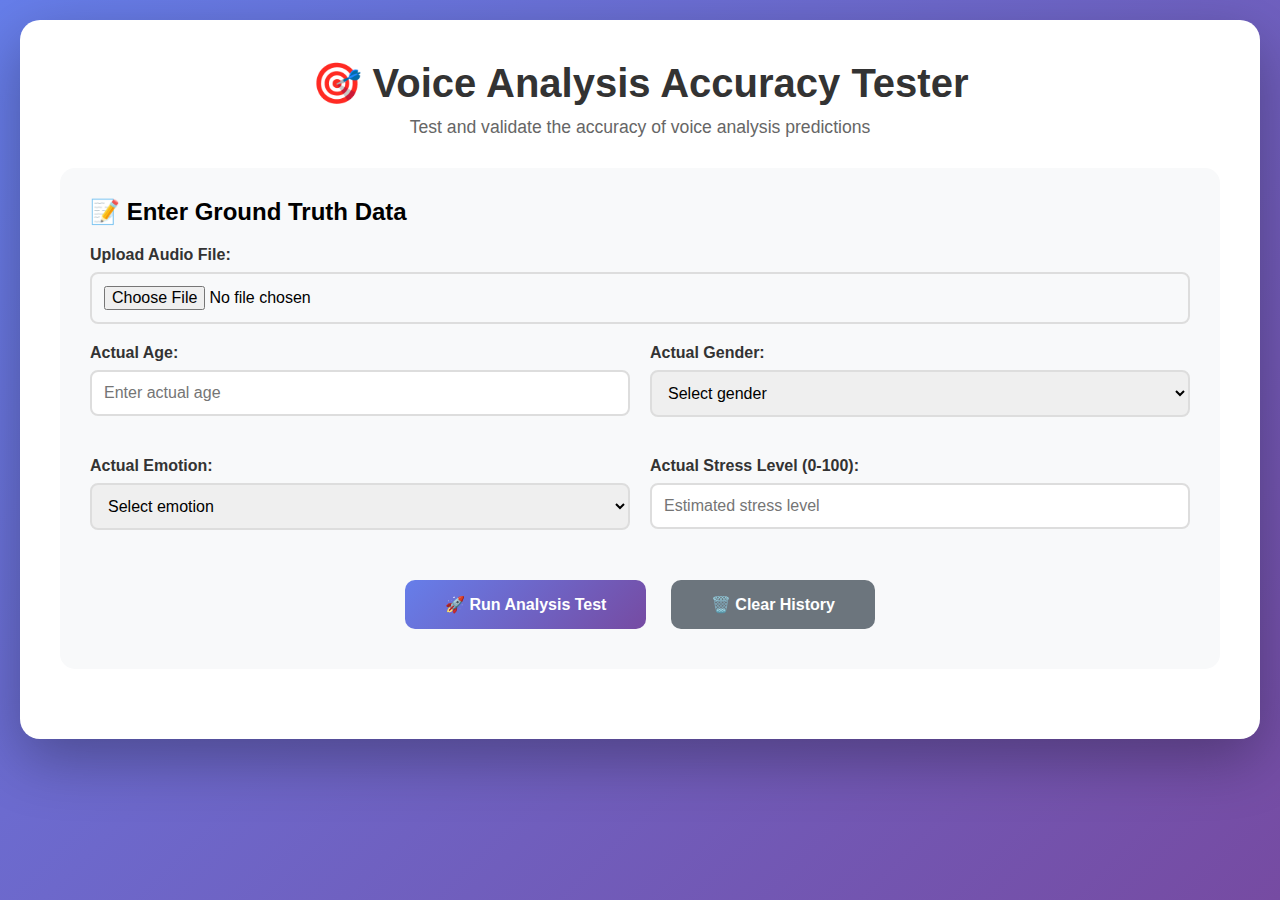
<file: frontend/accuracy-test.html>
<!DOCTYPE html>
<html lang="en">
<head>
    <meta charset="UTF-8">
    <meta name="viewport" content="width=device-width, initial-scale=1.0">
    <title>Voice Analysis Accuracy Tester</title>
    <style>
        * {
            margin: 0;
            padding: 0;
            box-sizing: border-box;
        }

        body {
            font-family: 'Segoe UI', Tahoma, Geneva, Verdana, sans-serif;
            background: linear-gradient(135deg, #667eea 0%, #764ba2 100%);
            min-height: 100vh;
            padding: 20px;
        }

        .container {
            max-width: 1400px;
            margin: 0 auto;
            background: white;
            border-radius: 20px;
            box-shadow: 0 20px 60px rgba(0,0,0,0.3);
            padding: 40px;
        }

        h1 {
            text-align: center;
            color: #333;
            margin-bottom: 10px;
            font-size: 2.5em;
        }

        .subtitle {
            text-align: center;
            color: #666;
            margin-bottom: 30px;
            font-size: 1.1em;
        }

        .test-section {
            background: #f8f9fa;
            padding: 30px;
            border-radius: 15px;
            margin-bottom: 30px;
        }

        .form-group {
            margin-bottom: 20px;
        }

        label {
            display: block;
            margin-bottom: 8px;
            font-weight: 600;
            color: #333;
        }

        input[type="number"],
        input[type="text"],
        input[type="file"],
        select {
            width: 100%;
            padding: 12px;
            border: 2px solid #ddd;
            border-radius: 8px;
            font-size: 16px;
            transition: border-color 0.3s;
        }

        input:focus, select:focus {
            outline: none;
            border-color: #667eea;
        }

        .btn {
            padding: 15px 40px;
            border: none;
            border-radius: 10px;
            font-size: 16px;
            font-weight: 600;
            cursor: pointer;
            transition: all 0.3s;
            margin: 10px;
        }

        .btn-primary {
            background: linear-gradient(135deg, #667eea 0%, #764ba2 100%);
            color: white;
        }

        .btn-primary:hover {
            transform: translateY(-2px);
            box-shadow: 0 10px 20px rgba(102, 126, 234, 0.3);
        }

        .btn-secondary {
            background: #6c757d;
            color: white;
        }

        .comparison-table {
            width: 100%;
            border-collapse: collapse;
            margin-top: 20px;
            background: white;
            border-radius: 10px;
            overflow: hidden;
        }

        .comparison-table th,
        .comparison-table td {
            padding: 15px;
            text-align: left;
            border-bottom: 1px solid #eee;
        }

        .comparison-table th {
            background: linear-gradient(135deg, #667eea 0%, #764ba2 100%);
            color: white;
            font-weight: 600;
        }

        .comparison-table tr:hover {
            background: #f8f9fa;
        }

        .accuracy-badge {
            display: inline-block;
            padding: 5px 15px;
            border-radius: 20px;
            font-weight: 600;
            font-size: 14px;
        }

        .accuracy-excellent {
            background: #d4edda;
            color: #155724;
        }

        .accuracy-good {
            background: #d1ecf1;
            color: #0c5460;
        }

        .accuracy-moderate {
            background: #fff3cd;
            color: #856404;
        }

        .accuracy-poor {
            background: #f8d7da;
            color: #721c24;
        }

        .results-grid {
            display: grid;
            grid-template-columns: repeat(auto-fit, minmax(300px, 1fr));
            gap: 20px;
            margin-top: 20px;
        }

        .result-card {
            background: white;
            padding: 20px;
            border-radius: 10px;
            box-shadow: 0 4px 6px rgba(0,0,0,0.1);
        }

        .result-card h3 {
            color: #667eea;
            margin-bottom: 15px;
            border-bottom: 2px solid #667eea;
            padding-bottom: 10px;
        }

        .metric-row {
            display: flex;
            justify-content: space-between;
            padding: 10px 0;
            border-bottom: 1px solid #eee;
        }

        .metric-label {
            font-weight: 600;
            color: #555;
        }

        .metric-value {
            color: #333;
            font-weight: bold;
        }

        .error-diff {
            color: #dc3545;
            font-size: 0.9em;
        }

        .loading {
            text-align: center;
            padding: 20px;
            color: #667eea;
            font-size: 18px;
        }

        .spinner {
            border: 4px solid #f3f3f3;
            border-top: 4px solid #667eea;
            border-radius: 50%;
            width: 40px;
            height: 40px;
            animation: spin 1s linear infinite;
            margin: 20px auto;
        }

        @keyframes spin {
            0% { transform: rotate(0deg); }
            100% { transform: rotate(360deg); }
        }

        .test-history {
            margin-top: 30px;
        }

        .history-item {
            background: #f8f9fa;
            padding: 15px;
            border-radius: 8px;
            margin-bottom: 10px;
            border-left: 4px solid #667eea;
        }

        .confidence-meter {
            width: 100%;
            height: 20px;
            background: #eee;
            border-radius: 10px;
            overflow: hidden;
            margin-top: 5px;
        }

        .confidence-fill {
            height: 100%;
            background: linear-gradient(90deg, #dc3545, #ffc107, #28a745);
            transition: width 0.3s;
        }
    </style>
</head>
<body>
    <div class="container">
        <h1>🎯 Voice Analysis Accuracy Tester</h1>
        <p class="subtitle">Test and validate the accuracy of voice analysis predictions</p>

        <!-- Test Input Section -->
        <div class="test-section">
            <h2 style="margin-bottom: 20px;">📝 Enter Ground Truth Data</h2>
            
            <div class="form-group">
                <label for="audioFile">Upload Audio File:</label>
                <input type="file" id="audioFile" accept="audio/*">
            </div>

            <div style="display: grid; grid-template-columns: repeat(2, 1fr); gap: 20px;">
                <div class="form-group">
                    <label for="actualAge">Actual Age:</label>
                    <input type="number" id="actualAge" placeholder="Enter actual age" min="1" max="100">
                </div>

                <div class="form-group">
                    <label for="actualGender">Actual Gender:</label>
                    <select id="actualGender">
                        <option value="">Select gender</option>
                        <option value="male">Male</option>
                        <option value="female">Female</option>
                        <option value="unknown">Other/Unknown</option>
                    </select>
                </div>

                <div class="form-group">
                    <label for="actualEmotion">Actual Emotion:</label>
                    <select id="actualEmotion">
                        <option value="">Select emotion</option>
                        <option value="happy">Happy</option>
                        <option value="sad">Sad</option>
                        <option value="angry">Angry</option>
                        <option value="neutral">Neutral</option>
                        <option value="fearful">Fearful</option>
                        <option value="surprised">Surprised</option>
                        <option value="disgusted">Disgusted</option>
                    </select>
                </div>

                <div class="form-group">
                    <label for="actualStress">Actual Stress Level (0-100):</label>
                    <input type="number" id="actualStress" placeholder="Estimated stress level" min="0" max="100">
                </div>
            </div>

            <div style="text-align: center; margin-top: 20px;">
                <button class="btn btn-primary" onclick="runTest()">🚀 Run Analysis Test</button>
                <button class="btn btn-secondary" onclick="clearHistory()">🗑️ Clear History</button>
            </div>
        </div>

        <!-- Loading Indicator -->
        <div id="loadingIndicator" style="display: none;" class="loading">
            <div class="spinner"></div>
            <p>Analyzing audio...</p>
        </div>

        <!-- Results Section -->
        <div id="resultsSection" style="display: none;">
            <h2 style="margin: 30px 0 20px 0;">📊 Analysis Results</h2>
            
            <div class="results-grid">
                <div class="result-card">
                    <h3>Age Estimation</h3>
                    <div class="metric-row">
                        <span class="metric-label">Actual Age:</span>
                        <span class="metric-value" id="actualAgeDisplay">-</span>
                    </div>
                    <div class="metric-row">
                        <span class="metric-label">Predicted Age:</span>
                        <span class="metric-value" id="predictedAge">-</span>
                    </div>
                    <div class="metric-row">
                        <span class="metric-label">Error:</span>
                        <span class="metric-value error-diff" id="ageError">-</span>
                    </div>
                    <div class="metric-row">
                        <span class="metric-label">Confidence:</span>
                        <span class="metric-value" id="ageConfidence">-</span>
                    </div>
                    <div class="metric-row">
                        <span class="metric-label">Detected Gender:</span>
                        <span class="metric-value" id="detectedGender">-</span>
                    </div>
                    <div class="confidence-meter">
                        <div class="confidence-fill" id="ageConfidenceMeter"></div>
                    </div>
                </div>

                <div class="result-card">
                    <h3>Emotion Detection</h3>
                    <div class="metric-row">
                        <span class="metric-label">Actual Emotion:</span>
                        <span class="metric-value" id="actualEmotionDisplay">-</span>
                    </div>
                    <div class="metric-row">
                        <span class="metric-label">Predicted Emotion:</span>
                        <span class="metric-value" id="predictedEmotion">-</span>
                    </div>
                    <div class="metric-row">
                        <span class="metric-label">Match:</span>
                        <span class="metric-value" id="emotionMatch">-</span>
                    </div>
                    <div class="metric-row">
                        <span class="metric-label">Confidence:</span>
                        <span class="metric-value" id="emotionConfidence">-</span>
                    </div>
                </div>

                <div class="result-card">
                    <h3>Stress Level</h3>
                    <div class="metric-row">
                        <span class="metric-label">Actual Stress:</span>
                        <span class="metric-value" id="actualStressDisplay">-</span>
                    </div>
                    <div class="metric-row">
                        <span class="metric-label">Predicted Stress:</span>
                        <span class="metric-value" id="predictedStress">-</span>
                    </div>
                    <div class="metric-row">
                        <span class="metric-label">Error:</span>
                        <span class="metric-value error-diff" id="stressError">-</span>
                    </div>
                    <div class="metric-row">
                        <span class="metric-label">Category:</span>
                        <span class="metric-value" id="stressCategory">-</span>
                    </div>
                </div>

                <div class="result-card">
                    <h3>Overall Accuracy</h3>
                    <div class="metric-row">
                        <span class="metric-label">Age Accuracy:</span>
                        <span class="accuracy-badge" id="ageAccuracy">-</span>
                    </div>
                    <div class="metric-row">
                        <span class="metric-label">Emotion Match:</span>
                        <span class="accuracy-badge" id="emotionAccuracy">-</span>
                    </div>
                    <div class="metric-row">
                        <span class="metric-label">Stress Accuracy:</span>
                        <span class="accuracy-badge" id="stressAccuracy">-</span>
                    </div>
                </div>
            </div>
        </div>

        <!-- Test History -->
        <div id="testHistory" class="test-history" style="display: none;">
            <h2>📜 Test History</h2>
            <div id="historyList"></div>
        </div>
    </div>

    <script>
        const API_URL = 'http://localhost:5000';
        let testHistory = [];

        async function runTest() {
            const audioFile = document.getElementById('audioFile').files[0];
            const actualAge = parseInt(document.getElementById('actualAge').value);
            const actualGender = document.getElementById('actualGender').value;
            const actualEmotion = document.getElementById('actualEmotion').value;
            const actualStress = parseInt(document.getElementById('actualStress').value);

            if (!audioFile) {
                alert('Please upload an audio file');
                return;
            }

            if (!actualAge || !actualGender || !actualEmotion) {
                alert('Please fill in all ground truth fields');
                return;
            }

            // Show loading
            document.getElementById('loadingIndicator').style.display = 'block';
            document.getElementById('resultsSection').style.display = 'none';

            try {
                // Send to API
                const formData = new FormData();
                formData.append('audio', audioFile);

                const response = await fetch(`${API_URL}/analyze`, {
                    method: 'POST',
                    body: formData
                });

                if (!response.ok) {
                    throw new Error('Analysis failed');
                }

                const result = await response.json();
                const data = result.data;

                // Calculate accuracies
                const ageError = Math.abs(data.voice_age - actualAge);
                const emotionMatch = data.emotion.toLowerCase() === actualEmotion.toLowerCase();
                const stressError = actualStress ? Math.abs(data.stress_level - actualStress) : null;

                // Display results
                displayResults(data, {
                    actualAge,
                    actualGender,
                    actualEmotion,
                    actualStress,
                    ageError,
                    emotionMatch,
                    stressError
                });

                // Add to history
                addToHistory({
                    timestamp: new Date().toLocaleString(),
                    filename: audioFile.name,
                    actualAge,
                    predictedAge: data.voice_age,
                    ageError,
                    emotionMatch,
                    ageConfidence: data.age_confidence
                });

            } catch (error) {
                alert('Error: ' + error.message);
            } finally {
                document.getElementById('loadingIndicator').style.display = 'none';
            }
        }

        function displayResults(data, ground_truth) {
            document.getElementById('resultsSection').style.display = 'block';

            // Age
            document.getElementById('actualAgeDisplay').textContent = ground_truth.actualAge;
            document.getElementById('predictedAge').textContent = data.voice_age;
            document.getElementById('ageError').textContent = `±${ground_truth.ageError} years`;
            document.getElementById('ageConfidence').textContent = `${(data.age_confidence * 100).toFixed(0)}%`;
            document.getElementById('detectedGender').textContent = data.detected_gender || 'unknown';
            document.getElementById('ageConfidenceMeter').style.width = `${data.age_confidence * 100}%`;

            // Emotion
            document.getElementById('actualEmotionDisplay').textContent = ground_truth.actualEmotion;
            document.getElementById('predictedEmotion').textContent = data.emotion;
            document.getElementById('emotionMatch').textContent = ground_truth.emotionMatch ? '✅ Match' : '❌ Mismatch';
            document.getElementById('emotionConfidence').textContent = data.raw?.emotion?.confidence ? `${data.raw.emotion.confidence}%` : 'N/A';

            // Stress
            document.getElementById('actualStressDisplay').textContent = ground_truth.actualStress || 'Not provided';
            document.getElementById('predictedStress').textContent = data.stress_level.toFixed(1);
            document.getElementById('stressError').textContent = ground_truth.stressError ? `±${ground_truth.stressError.toFixed(1)}` : 'N/A';
            document.getElementById('stressCategory').textContent = data.stress_level_category || 'N/A';

            // Accuracy badges
            const ageAccuracyClass = ground_truth.ageError < 5 ? 'accuracy-excellent' :
                                     ground_truth.ageError < 10 ? 'accuracy-good' :
                                     ground_truth.ageError < 15 ? 'accuracy-moderate' : 'accuracy-poor';
            const ageAccuracyText = ground_truth.ageError < 5 ? 'Excellent' :
                                    ground_truth.ageError < 10 ? 'Good' :
                                    ground_truth.ageError < 15 ? 'Moderate' : 'Poor';
            
            document.getElementById('ageAccuracy').className = `accuracy-badge ${ageAccuracyClass}`;
            document.getElementById('ageAccuracy').textContent = ageAccuracyText;

            const emotionAccuracyClass = ground_truth.emotionMatch ? 'accuracy-excellent' : 'accuracy-poor';
            const emotionAccuracyText = ground_truth.emotionMatch ? 'Correct' : 'Incorrect';
            
            document.getElementById('emotionAccuracy').className = `accuracy-badge ${emotionAccuracyClass}`;
            document.getElementById('emotionAccuracy').textContent = emotionAccuracyText;

            if (ground_truth.stressError !== null) {
                const stressAccuracyClass = ground_truth.stressError < 10 ? 'accuracy-excellent' :
                                           ground_truth.stressError < 20 ? 'accuracy-good' :
                                           ground_truth.stressError < 30 ? 'accuracy-moderate' : 'accuracy-poor';
                const stressAccuracyText = ground_truth.stressError < 10 ? 'Excellent' :
                                          ground_truth.stressError < 20 ? 'Good' :
                                          ground_truth.stressError < 30 ? 'Moderate' : 'Poor';
                
                document.getElementById('stressAccuracy').className = `accuracy-badge ${stressAccuracyClass}`;
                document.getElementById('stressAccuracy').textContent = stressAccuracyText;
            } else {
                document.getElementById('stressAccuracy').className = 'accuracy-badge accuracy-moderate';
                document.getElementById('stressAccuracy').textContent = 'N/A';
            }
        }

        function addToHistory(test) {
            testHistory.unshift(test);
            
            const historyList = document.getElementById('historyList');
            const historySection = document.getElementById('testHistory');
            
            historySection.style.display = 'block';
            
            const item = document.createElement('div');
            item.className = 'history-item';
            item.innerHTML = `
                <strong>${test.filename}</strong> - ${test.timestamp}<br>
                Age: ${test.actualAge} → ${test.predictedAge} (Error: ±${test.ageError}, Confidence: ${(test.ageConfidence * 100).toFixed(0)}%)<br>
                Emotion: ${test.emotionMatch ? '✅ Match' : '❌ Mismatch'}
            `;
            
            historyList.insertBefore(item, historyList.firstChild);
        }

        function clearHistory() {
            testHistory = [];
            document.getElementById('historyList').innerHTML = '';
            document.getElementById('testHistory').style.display = 'none';
        }
    </script>
</body>
</html>
</file>
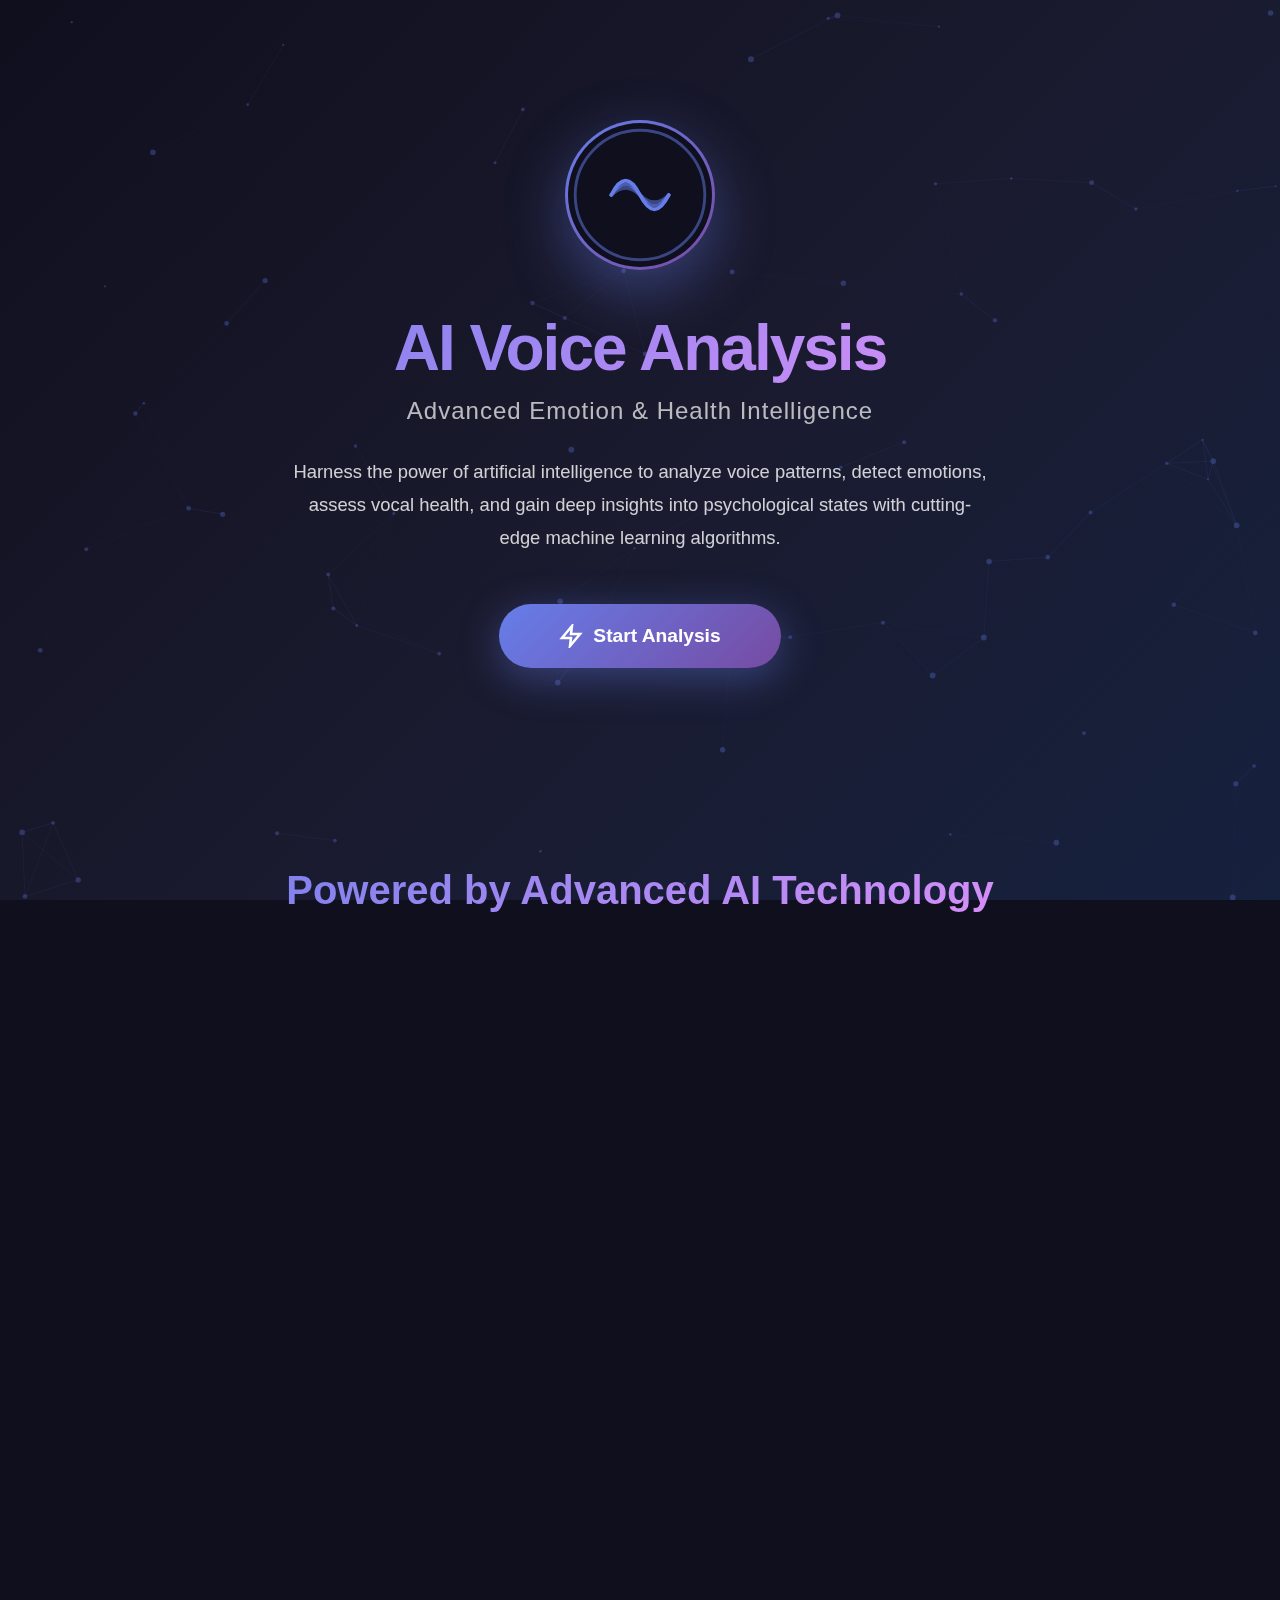
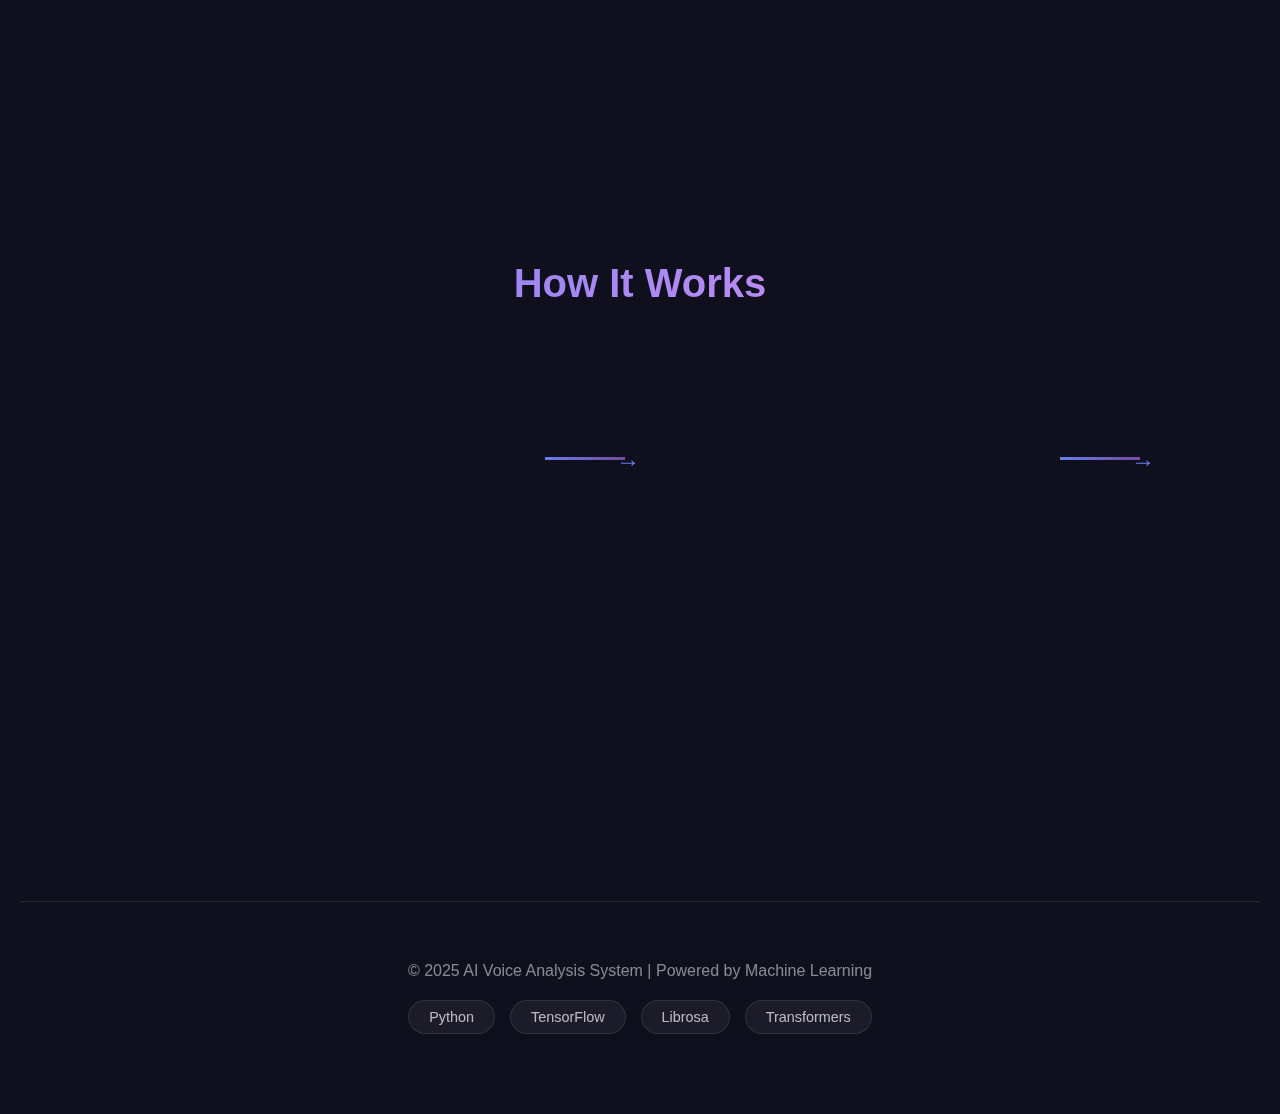
<file: frontend/landing.html>
<!DOCTYPE html>
<html lang="en">
<head>
    <meta charset="UTF-8">
    <meta name="viewport" content="width=device-width, initial-scale=1.0">
    <title>AI Voice Analysis System</title>
    <link rel="stylesheet" href="landing.css">
</head>
<body>
    <!-- Animated Background -->
    <div class="animated-bg">
        <canvas id="particlesCanvas"></canvas>
    </div>

    <!-- Main Container -->
    <div class="landing-container">
        <!-- Hero Section -->
        <section class="hero">
            <div class="logo-container">
                <div class="logo-circle">
                    <svg viewBox="0 0 100 100" class="logo-svg">
                        <circle cx="50" cy="50" r="45" class="logo-outer"/>
                        <path d="M 30 50 Q 40 30, 50 50 T 70 50" class="voice-wave wave1"/>
                        <path d="M 30 50 Q 40 35, 50 50 T 70 50" class="voice-wave wave2"/>
                        <path d="M 30 50 Q 40 40, 50 50 T 70 50" class="voice-wave wave3"/>
                    </svg>
                </div>
            </div>

            <h1 class="main-title">
                <span class="gradient-text">AI Voice Analysis</span>
                <span class="subtitle">Advanced Emotion & Health Intelligence</span>
            </h1>

            <p class="hero-description">
                Harness the power of artificial intelligence to analyze voice patterns, 
                detect emotions, assess vocal health, and gain deep insights into 
                psychological states with cutting-edge machine learning algorithms.
            </p>

            <button class="cta-button" onclick="startAnalysis()">
                <span class="button-content">
                    <svg class="button-icon" viewBox="0 0 24 24" fill="none" stroke="currentColor">
                        <path d="M13 2L3 14h9l-1 8 10-12h-9l1-8z"/>
                    </svg>
                    Start Analysis
                </span>
                <span class="button-glow"></span>
            </button>
        </section>

        <!-- Features Grid -->
        <section class="features">
            <h2 class="section-title">Powered by Advanced AI Technology</h2>
            
            <div class="features-grid">
                <div class="feature-card">
                    <div class="feature-icon emotion-icon">🎭</div>
                    <h3>Emotion Detection</h3>
                    <p>Real-time emotion recognition using state-of-the-art deep learning models trained on thousands of voice samples.</p>
                    <div class="feature-stats">
                        <span>95%+</span> Accuracy
                    </div>
                </div>

                <div class="feature-card">
                    <div class="feature-icon health-icon">❤️</div>
                    <h3>Vocal Health Analysis</h3>
                    <p>Detect vocal strain, jitter, shimmer, and other health indicators with precision acoustic analysis.</p>
                    <div class="feature-stats">
                        <span>20+</span> Metrics
                    </div>
                </div>

                <div class="feature-card">
                    <div class="feature-icon stress-icon">🧠</div>
                    <h3>Stress Level Monitoring</h3>
                    <p>Multi-dimensional stress analysis combining vocal patterns, energy levels, and emotional indicators.</p>
                    <div class="feature-stats">
                        <span>5</span> Components
                    </div>
                </div>

                <div class="feature-card">
                    <div class="feature-icon personality-icon">✨</div>
                    <h3>Personality Insights</h3>
                    <p>Big Five personality trait analysis derived from voice characteristics and speech patterns.</p>
                    <div class="feature-stats">
                        <span>5</span> Traits
                    </div>
                </div>

                <div class="feature-card">
                    <div class="feature-icon timeline-icon">📊</div>
                    <h3>Timeline Visualization</h3>
                    <p>Track emotional changes over time with interactive charts and confidence heatmaps.</p>
                    <div class="feature-stats">
                        <span>Real-time</span> Updates
                    </div>
                </div>

                <div class="feature-card">
                    <div class="feature-icon ai-icon">🤖</div>
                    <h3>AI-Powered Insights</h3>
                    <p>Actionable recommendations and health alerts generated by intelligent analysis algorithms.</p>
                    <div class="feature-stats">
                        <span>Smart</span> Suggestions
                    </div>
                </div>
            </div>
        </section>

        <!-- How It Works -->
        <section class="how-it-works">
            <h2 class="section-title">How It Works</h2>
            
            <div class="steps">
                <div class="step">
                    <div class="step-number">1</div>
                    <div class="step-content">
                        <h3>Upload or Record</h3>
                        <p>Choose an audio file or record your voice directly in the browser</p>
                    </div>
                </div>

                <div class="step-connector"></div>

                <div class="step">
                    <div class="step-number">2</div>
                    <div class="step-content">
                        <h3>AI Processing</h3>
                        <p>Advanced neural networks analyze your voice in real-time</p>
                    </div>
                </div>

                <div class="step-connector"></div>

                <div class="step">
                    <div class="step-number">3</div>
                    <div class="step-content">
                        <h3>Get Insights</h3>
                        <p>Receive comprehensive analysis with visual charts and recommendations</p>
                    </div>
                </div>
            </div>
        </section>

        <!-- Footer -->
        <footer class="landing-footer">
            <p>© 2025 AI Voice Analysis System | Powered by Machine Learning</p>
            <div class="tech-stack">
                <span class="tech-badge">Python</span>
                <span class="tech-badge">TensorFlow</span>
                <span class="tech-badge">Librosa</span>
                <span class="tech-badge">Transformers</span>
            </div>
        </footer>
    </div>

    <script src="landing.js"></script>
</body>
</html>
</file>
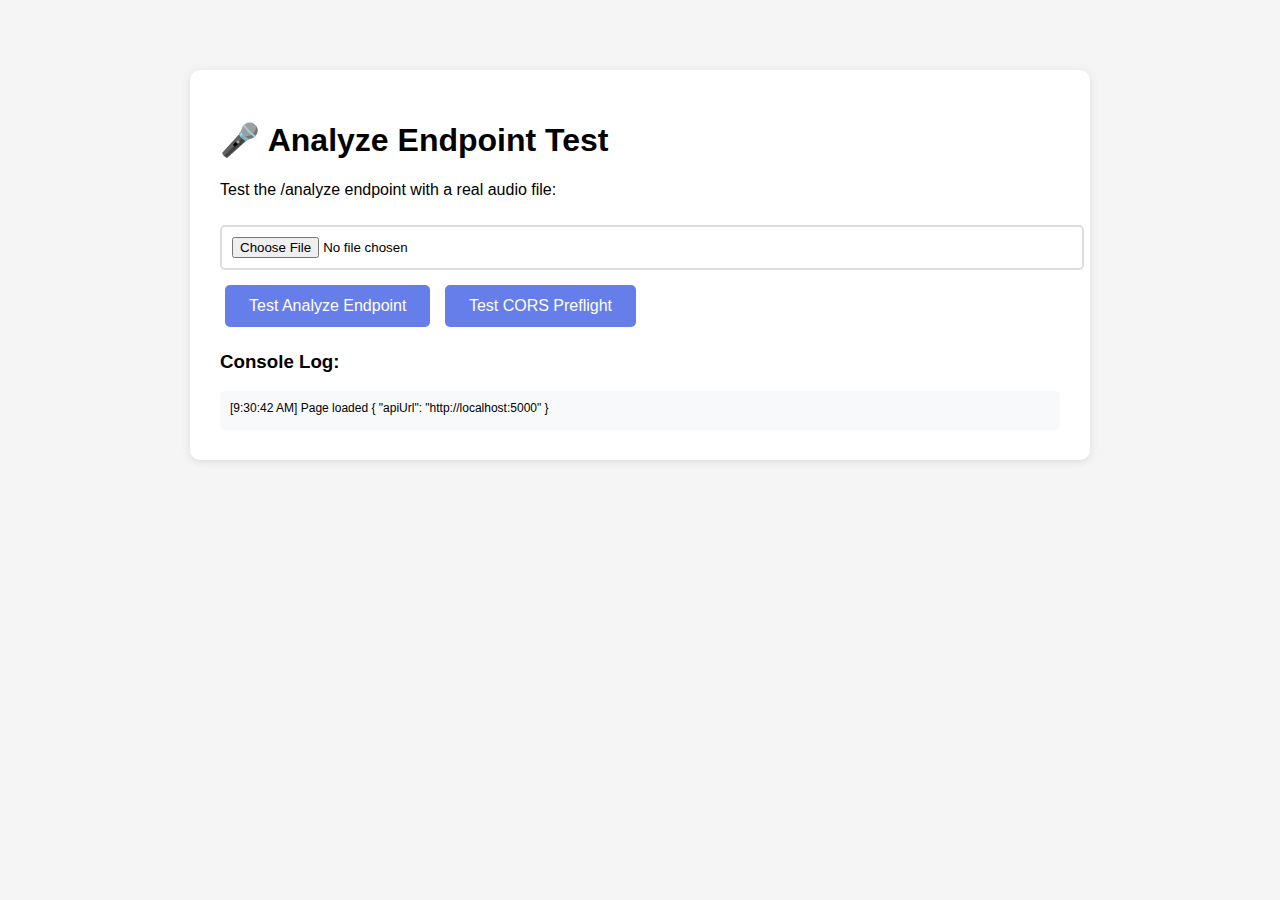
<file: frontend/test-analyze.html>
<!DOCTYPE html>
<html lang="en">
<head>
    <meta charset="UTF-8">
    <meta name="viewport" content="width=device-width, initial-scale=1.0">
    <title>Analyze Endpoint Test</title>
    <style>
        body {
            font-family: Arial, sans-serif;
            max-width: 900px;
            margin: 50px auto;
            padding: 20px;
            background: #f5f5f5;
        }
        .test-card {
            background: white;
            padding: 30px;
            border-radius: 10px;
            box-shadow: 0 2px 10px rgba(0,0,0,0.1);
            margin-bottom: 20px;
        }
        button {
            background: #667eea;
            color: white;
            padding: 12px 24px;
            border: none;
            border-radius: 5px;
            cursor: pointer;
            margin: 5px;
            font-size: 16px;
        }
        button:hover {
            background: #5568d3;
        }
        button:disabled {
            background: #ccc;
            cursor: not-allowed;
        }
        .result {
            margin-top: 20px;
            padding: 15px;
            border-radius: 5px;
            font-family: monospace;
            white-space: pre-wrap;
            max-height: 400px;
            overflow-y: auto;
        }
        .success {
            background: #d4edda;
            border: 1px solid #c3e6cb;
            color: #155724;
        }
        .error {
            background: #f8d7da;
            border: 1px solid #f5c6cb;
            color: #721c24;
        }
        .info {
            background: #d1ecf1;
            border: 1px solid #bee5eb;
            color: #0c5460;
        }
        input[type="file"] {
            margin: 10px 0;
            padding: 10px;
            border: 2px solid #ddd;
            border-radius: 5px;
            width: 100%;
        }
        .log {
            background: #f8f9fa;
            padding: 10px;
            border-radius: 5px;
            margin-top: 10px;
            font-size: 12px;
            max-height: 200px;
            overflow-y: auto;
        }
    </style>
</head>
<body>
    <div class="test-card">
        <h1>🎤 Analyze Endpoint Test</h1>
        <p>Test the /analyze endpoint with a real audio file:</p>
        
        <input type="file" id="audioFile" accept="audio/*">
        <button type="button" id="testBtn" onclick="testAnalyze()">Test Analyze Endpoint</button>
        <button type="button" onclick="testCORS()">Test CORS Preflight</button>
        
        <div id="result"></div>
        
        <h3>Console Log:</h3>
        <div id="log" class="log"></div>
    </div>

    <script>
        const API_URL = 'http://localhost:5000';
        const logDiv = document.getElementById('log');
        
        function log(message, data = null) {
            const timestamp = new Date().toLocaleTimeString();
            let logText = `[${timestamp}] ${message}`;
            if (data) {
                logText += '\n' + JSON.stringify(data, null, 2);
            }
            console.log(message, data || '');
            
            const entry = document.createElement('div');
            entry.textContent = logText;
            entry.style.marginBottom = '5px';
            logDiv.appendChild(entry);
            logDiv.scrollTop = logDiv.scrollHeight;
        }

        async function testCORS() {
            const resultDiv = document.getElementById('result');
            resultDiv.className = 'result info';
            resultDiv.textContent = 'Testing CORS preflight...';
            log('Testing CORS preflight request');
            
            try {
                const response = await fetch(`${API_URL}/analyze`, {
                    method: 'OPTIONS',
                    mode: 'cors',
                    headers: {
                        'Content-Type': 'application/json',
                        'Access-Control-Request-Method': 'POST',
                        'Access-Control-Request-Headers': 'Content-Type'
                    }
                });
                
                log('CORS preflight response received', {
                    status: response.status,
                    ok: response.ok,
                    headers: {
                        'access-control-allow-origin': response.headers.get('access-control-allow-origin'),
                        'access-control-allow-methods': response.headers.get('access-control-allow-methods'),
                        'access-control-allow-headers': response.headers.get('access-control-allow-headers')
                    }
                });
                
                resultDiv.className = 'result success';
                resultDiv.textContent = `✓ CORS Preflight Success!\n\nStatus: ${response.status}\nAllow-Origin: ${response.headers.get('access-control-allow-origin')}\nAllow-Methods: ${response.headers.get('access-control-allow-methods')}`;
            } catch (error) {
                log('CORS preflight failed', { error: error.message });
                resultDiv.className = 'result error';
                resultDiv.textContent = `✗ CORS Preflight Failed!\n\nError: ${error.message}`;
            }
        }

        async function testAnalyze() {
            const fileInput = document.getElementById('audioFile');
            const resultDiv = document.getElementById('result');
            const testBtn = document.getElementById('testBtn');
            
            if (!fileInput.files || fileInput.files.length === 0) {
                alert('Please select an audio file first');
                return;
            }
            
            const file = fileInput.files[0];
            log('Starting analyze test', { fileName: file.name, fileSize: file.size, fileType: file.type });
            
            resultDiv.className = 'result info';
            resultDiv.textContent = `Analyzing ${file.name}...\nPlease wait, this may take 10-20 seconds.`;
            testBtn.disabled = true;
            
            try {
                const formData = new FormData();
                formData.append('audio', file);
                log('FormData created', { hasAudio: formData.has('audio') });
                
                log('Sending POST request to /analyze');
                const response = await fetch(`${API_URL}/analyze`, {
                    method: 'POST',
                    body: formData,
                    mode: 'cors',
                    credentials: 'omit'
                });
                
                log('Response received', {
                    status: response.status,
                    ok: response.ok,
                    statusText: response.statusText,
                    contentType: response.headers.get('content-type'),
                    corsOrigin: response.headers.get('access-control-allow-origin')
                });
                
                if (!response.ok) {
                    const errorText = await response.text();
                    log('Error response body', { text: errorText });
                    throw new Error(`HTTP ${response.status}: ${errorText}`);
                }
                
                const result = await response.json();
                log('Response parsed successfully', { 
                    success: result.success, 
                    hasData: !!result.data,
                    dataKeys: result.data ? Object.keys(result.data) : []
                });
                
                resultDiv.className = 'result success';
                resultDiv.textContent = `✓ Analysis Success!\n\n${JSON.stringify(result, null, 2)}`;
            } catch (error) {
                log('Analysis failed', { 
                    errorName: error.name,
                    errorMessage: error.message,
                    errorStack: error.stack
                });
                
                resultDiv.className = 'result error';
                let errorMsg = `✗ Analysis Failed!\n\nError: ${error.message}`;
                
                if (error.name === 'TypeError' && error.message.includes('Failed to fetch')) {
                    errorMsg += '\n\nPossible causes:\n' +
                               '1. Backend server is not running\n' +
                               '2. CORS is blocking the request\n' +
                               '3. Network/firewall issue\n' +
                               '4. Browser security policy\n\n' +
                               'Check the Console Log above for details.';
                }
                
                resultDiv.textContent = errorMsg;
            } finally {
                testBtn.disabled = false;
                log('Test completed');
            }
        }
        
        // Log initial state
        log('Page loaded', { apiUrl: API_URL });
    </script>
</body>
</html>
</file>
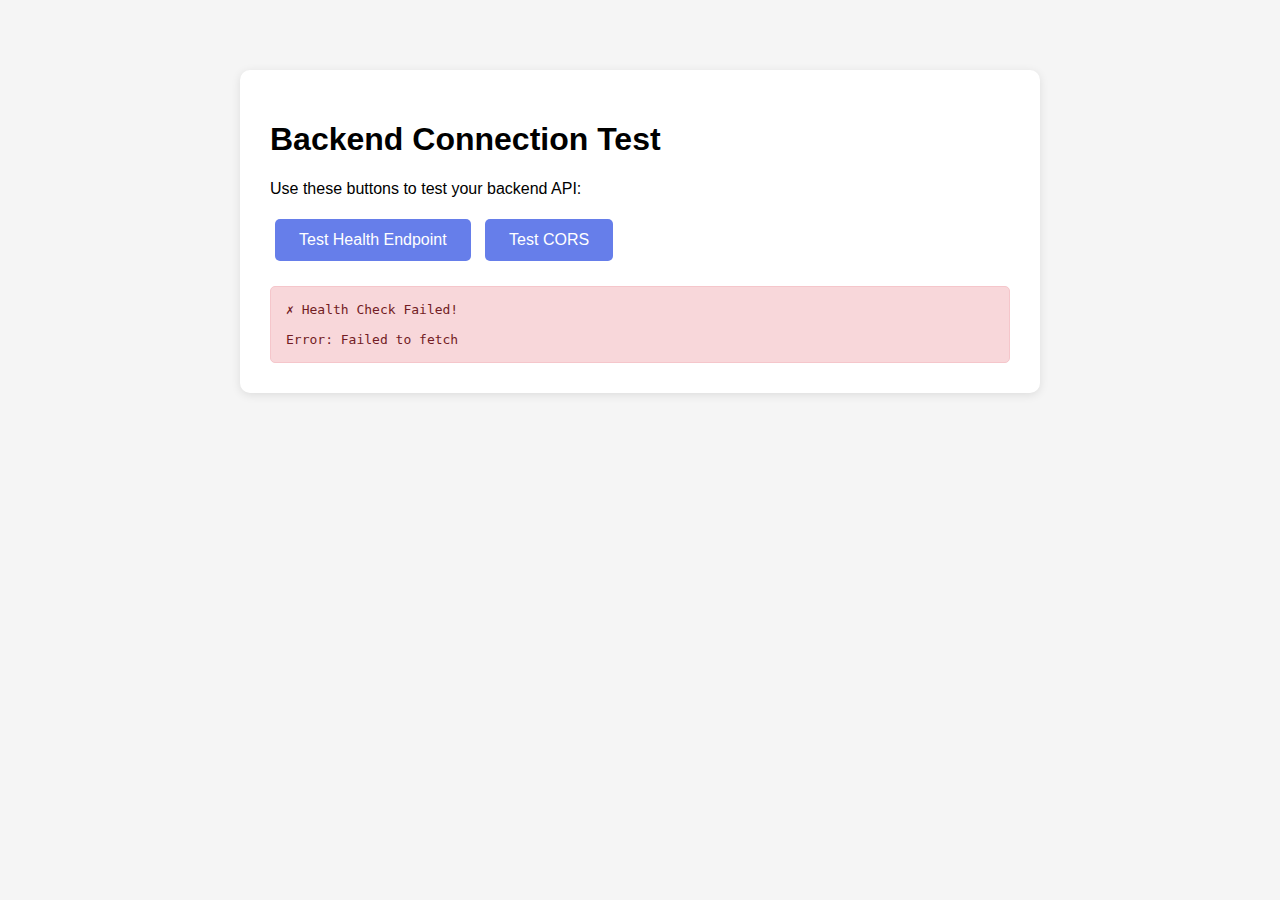
<file: frontend/test-connection.html>
<!DOCTYPE html>
<html lang="en">
<head>
    <meta charset="UTF-8">
    <meta name="viewport" content="width=device-width, initial-scale=1.0">
    <title>Backend Connection Test</title>
    <style>
        body {
            font-family: Arial, sans-serif;
            max-width: 800px;
            margin: 50px auto;
            padding: 20px;
            background: #f5f5f5;
        }
        .test-card {
            background: white;
            padding: 30px;
            border-radius: 10px;
            box-shadow: 0 2px 10px rgba(0,0,0,0.1);
        }
        button {
            background: #667eea;
            color: white;
            padding: 12px 24px;
            border: none;
            border-radius: 5px;
            cursor: pointer;
            margin: 5px;
            font-size: 16px;
        }
        button:hover {
            background: #5568d3;
        }
        .result {
            margin-top: 20px;
            padding: 15px;
            border-radius: 5px;
            font-family: monospace;
            white-space: pre-wrap;
        }
        .success {
            background: #d4edda;
            border: 1px solid #c3e6cb;
            color: #155724;
        }
        .error {
            background: #f8d7da;
            border: 1px solid #f5c6cb;
            color: #721c24;
        }
    </style>
</head>
<body>
    <div class="test-card">
        <h1>Backend Connection Test</h1>
        <p>Use these buttons to test your backend API:</p>
        
        <button onclick="testHealth()">Test Health Endpoint</button>
        <button onclick="testCORS()">Test CORS</button>
        
        <div id="result"></div>
    </div>

    <script>
        const API_URL = 'http://localhost:5000';

        async function testHealth() {
            const resultDiv = document.getElementById('result');
            resultDiv.innerHTML = 'Testing health endpoint...';
            
            try {
                const response = await fetch(`${API_URL}/health`);
                const data = await response.json();
                
                resultDiv.className = 'result success';
                resultDiv.textContent = `✓ Health Check Success!\n\nStatus: ${response.status}\n\n${JSON.stringify(data, null, 2)}`;
            } catch (error) {
                resultDiv.className = 'result error';
                resultDiv.textContent = `✗ Health Check Failed!\n\nError: ${error.message}`;
            }
        }

        async function testCORS() {
            const resultDiv = document.getElementById('result');
            resultDiv.innerHTML = 'Testing CORS...';
            
            try {
                const response = await fetch(`${API_URL}/health`, {
                    method: 'GET',
                    mode: 'cors',
                    credentials: 'omit',
                    headers: {
                        'Content-Type': 'application/json'
                    }
                });
                
                const data = await response.json();
                
                resultDiv.className = 'result success';
                resultDiv.textContent = `✓ CORS Test Success!\n\nCORS is properly configured.\n\n${JSON.stringify(data, null, 2)}`;
            } catch (error) {
                resultDiv.className = 'result error';
                resultDiv.textContent = `✗ CORS Test Failed!\n\nError: ${error.message}\n\nMake sure:\n1. Backend is running\n2. CORS is enabled on backend\n3. You're not using file:// protocol`;
            }
        }

        // Auto-test on load
        window.addEventListener('load', testHealth);
    </script>
</body>
</html>
</file>
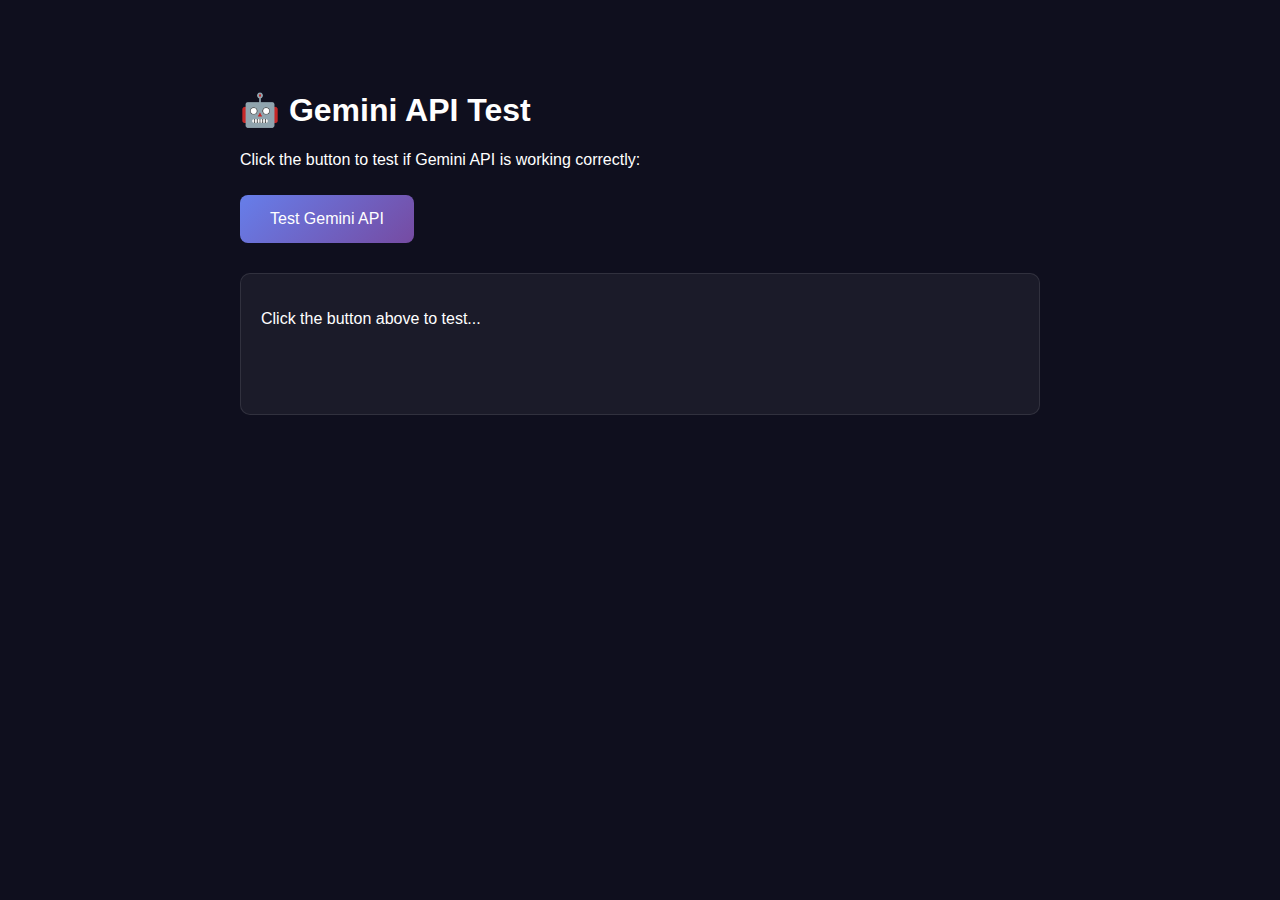
<file: frontend/test-gemini.html>
<!DOCTYPE html>
<html lang="en">
<head>
    <meta charset="UTF-8">
    <meta name="viewport" content="width=device-width, initial-scale=1.0">
    <title>Test Gemini API</title>
    <style>
        body {
            font-family: Arial, sans-serif;
            max-width: 800px;
            margin: 50px auto;
            padding: 20px;
            background: #0f0f1e;
            color: white;
        }
        button {
            background: linear-gradient(135deg, #667eea, #764ba2);
            color: white;
            border: none;
            padding: 15px 30px;
            border-radius: 8px;
            cursor: pointer;
            font-size: 16px;
            margin: 10px 0;
        }
        button:hover {
            opacity: 0.9;
        }
        #result {
            background: rgba(255, 255, 255, 0.05);
            padding: 20px;
            border-radius: 10px;
            margin-top: 20px;
            min-height: 100px;
            border: 1px solid rgba(255, 255, 255, 0.1);
        }
        .loading {
            opacity: 0.6;
            font-style: italic;
        }
        .success {
            color: #4caf50;
        }
        .error {
            color: #ff5722;
        }
    </style>
</head>
<body>
    <h1>🤖 Gemini API Test</h1>
    <p>Click the button to test if Gemini API is working correctly:</p>
    
    <button onclick="testGemini()">Test Gemini API</button>
    
    <div id="result">
        <p>Click the button above to test...</p>
    </div>

    <script type="importmap">
    {
      "imports": {
        "@google/generative-ai": "https://esm.run/@google/generative-ai"
      }
    }
    </script>

    <script type="module">
        import { GoogleGenerativeAI } from '@google/generative-ai';

        const API_KEY = 'AIzaSyDwYqJtNS0hbZ3C0Us2c7JbuL4gGw6YFTM';
        const genAI = new GoogleGenerativeAI(API_KEY);
        const model = genAI.getGenerativeModel({ model: 'gemini-2.0-flash-exp' });

        window.testGemini = async function() {
            const resultDiv = document.getElementById('result');
            resultDiv.innerHTML = '<p class="loading">⏳ Testing Gemini API connection...</p>';

            try {
                const result = await model.generateContent('Say "Hello! Gemini API is working!" in a friendly way.');
                const response = await result.response;
                const text = response.text();
                
                resultDiv.innerHTML = `
                    <p class="success">✅ <strong>SUCCESS!</strong> Gemini API is working perfectly!</p>
                    <p><strong>Response:</strong></p>
                    <p>${text}</p>
                    <hr style="border-color: rgba(255,255,255,0.2); margin: 20px 0;">
                    <p style="font-size: 14px; opacity: 0.8;">
                        <strong>Model:</strong> gemini-2.0-flash-exp<br>
                        <strong>Status:</strong> Connected ✓<br>
                        <strong>Response Time:</strong> ~1-2 seconds
                    </p>
                `;
            } catch (error) {
                resultDiv.innerHTML = `
                    <p class="error">❌ <strong>ERROR!</strong> Gemini API test failed.</p>
                    <p><strong>Error Details:</strong></p>
                    <pre style="background: rgba(0,0,0,0.3); padding: 10px; border-radius: 5px; overflow-x: auto;">${error.message}</pre>
                    <p style="margin-top: 15px; font-size: 14px;">
                        <strong>Possible Solutions:</strong><br>
                        • Check your internet connection<br>
                        • Verify API key is correct<br>
                        • Check browser console (F12) for details<br>
                        • Try refreshing the page
                    </p>
                `;
                console.error('Gemini API Error:', error);
            }
        };
    </script>
</body>
</html>
</file>
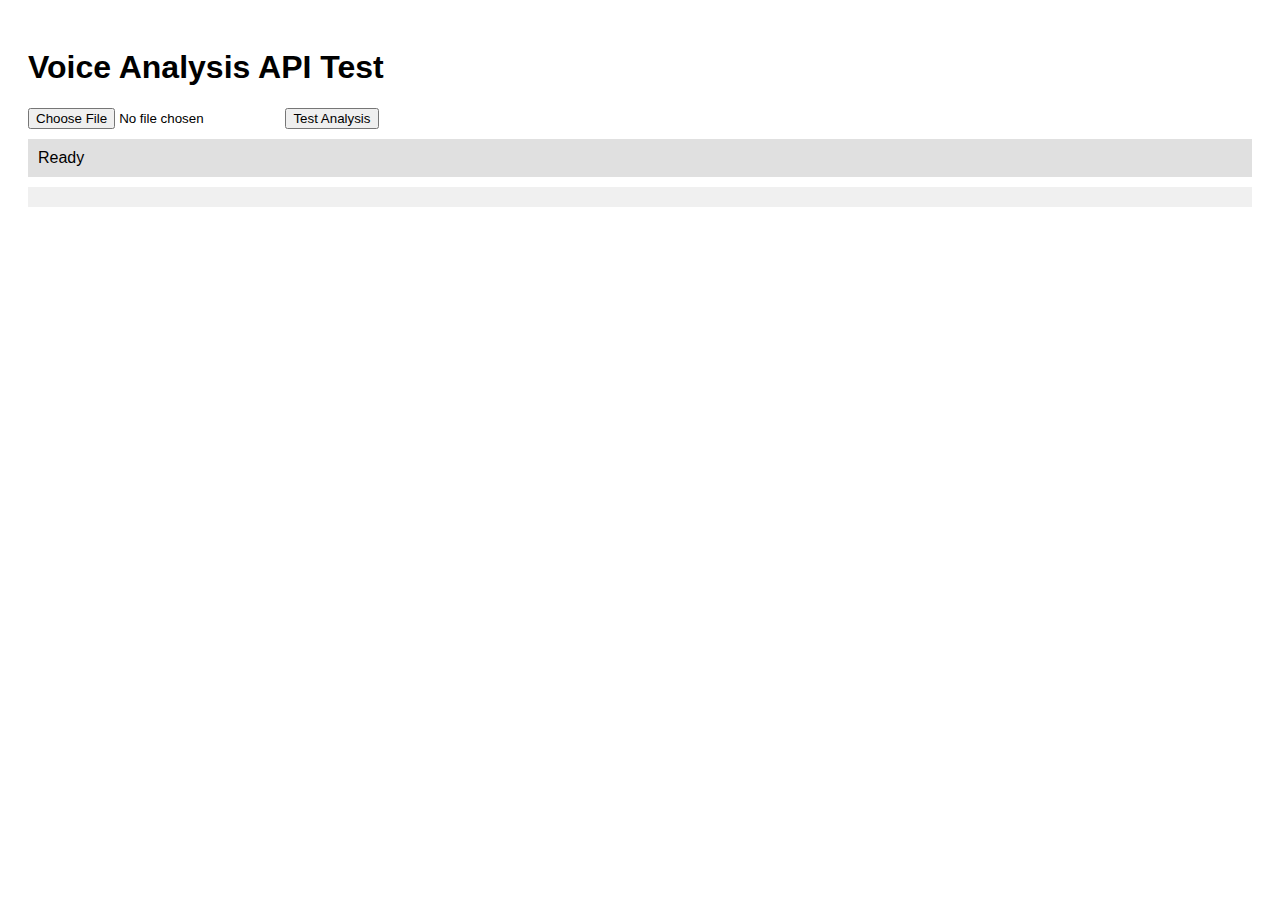
<file: frontend/test.html>
<!DOCTYPE html>
<html>
<head>
    <title>API Test</title>
    <style>
        body { font-family: Arial, sans-serif; padding: 20px; }
        #result { background: #f0f0f0; padding: 10px; margin-top: 10px; }
        .status { margin: 10px 0; padding: 10px; background: #e0e0e0; }
    </style>
</head>
<body>
    <h1>Voice Analysis API Test</h1>
    <input type="file" id="audioFile" accept="audio/*">
    <button id="testBtn">Test Analysis</button>
    <div class="status" id="status">Ready</div>
    <pre id="result"></pre>
    
    <script>
        console.log('Test page loaded');
        
        document.getElementById('testBtn').addEventListener('click', async (e) => {
            e.preventDefault(); // Prevent any default behavior
            
            const file = document.getElementById('audioFile').files[0];
            const statusDiv = document.getElementById('status');
            const resultDiv = document.getElementById('result');
            
            if (!file) {
                alert('Select a file first');
                return;
            }
            
            statusDiv.textContent = 'Uploading and analyzing...';
            resultDiv.textContent = '';
            
            console.log('Testing API with file:', file.name);
            const formData = new FormData();
            formData.append('audio', file);
            
            try {
                statusDiv.textContent = 'Sending request...';
                const response = await fetch('http://localhost:5000/analyze', {
                    method: 'POST',
                    body: formData
                });
                
                statusDiv.textContent = 'Received response, status: ' + response.status;
                console.log('Status:', response.status);
                
                const result = await response.json();
                console.log('Result:', result);
                
                statusDiv.textContent = 'Success! Results below:';
                resultDiv.textContent = JSON.stringify(result, null, 2);
                
                // Show key metrics
                if (result.success && result.data) {
                    statusDiv.innerHTML = `
                        <strong>Analysis Complete!</strong><br>
                        Emotion: ${result.data.emotion}<br>
                        Vocal Health: ${result.data.vocal_health_score}%<br>
                        Stress Level: ${result.data.stress_level}%<br>
                        Voice Age: ${result.data.voice_age} years
                    `;
                }
                
            } catch (error) {
                console.error('Error:', error);
                statusDiv.textContent = 'Error: ' + error.message;
                resultDiv.textContent = 'Error: ' + error.message + '\n' + error.stack;
            }
        });
    </script>
</body>
</html>
</file>
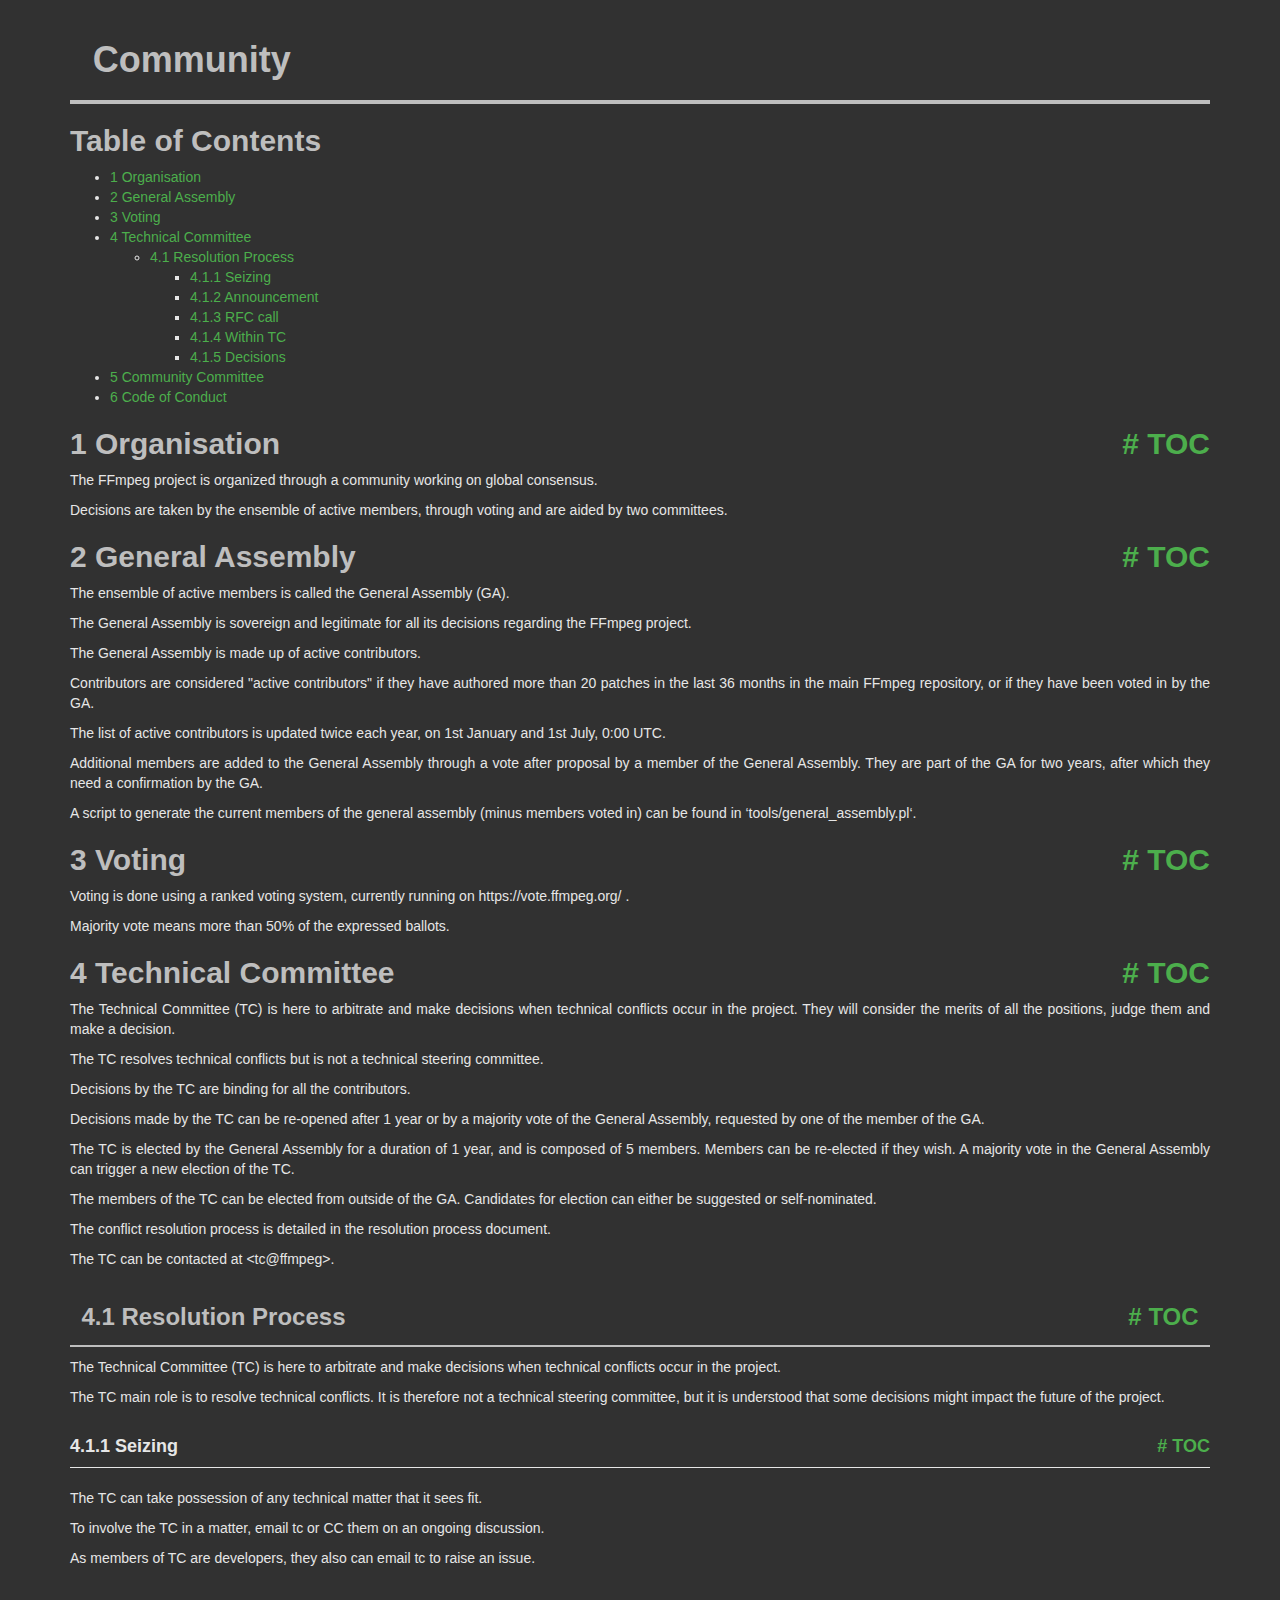
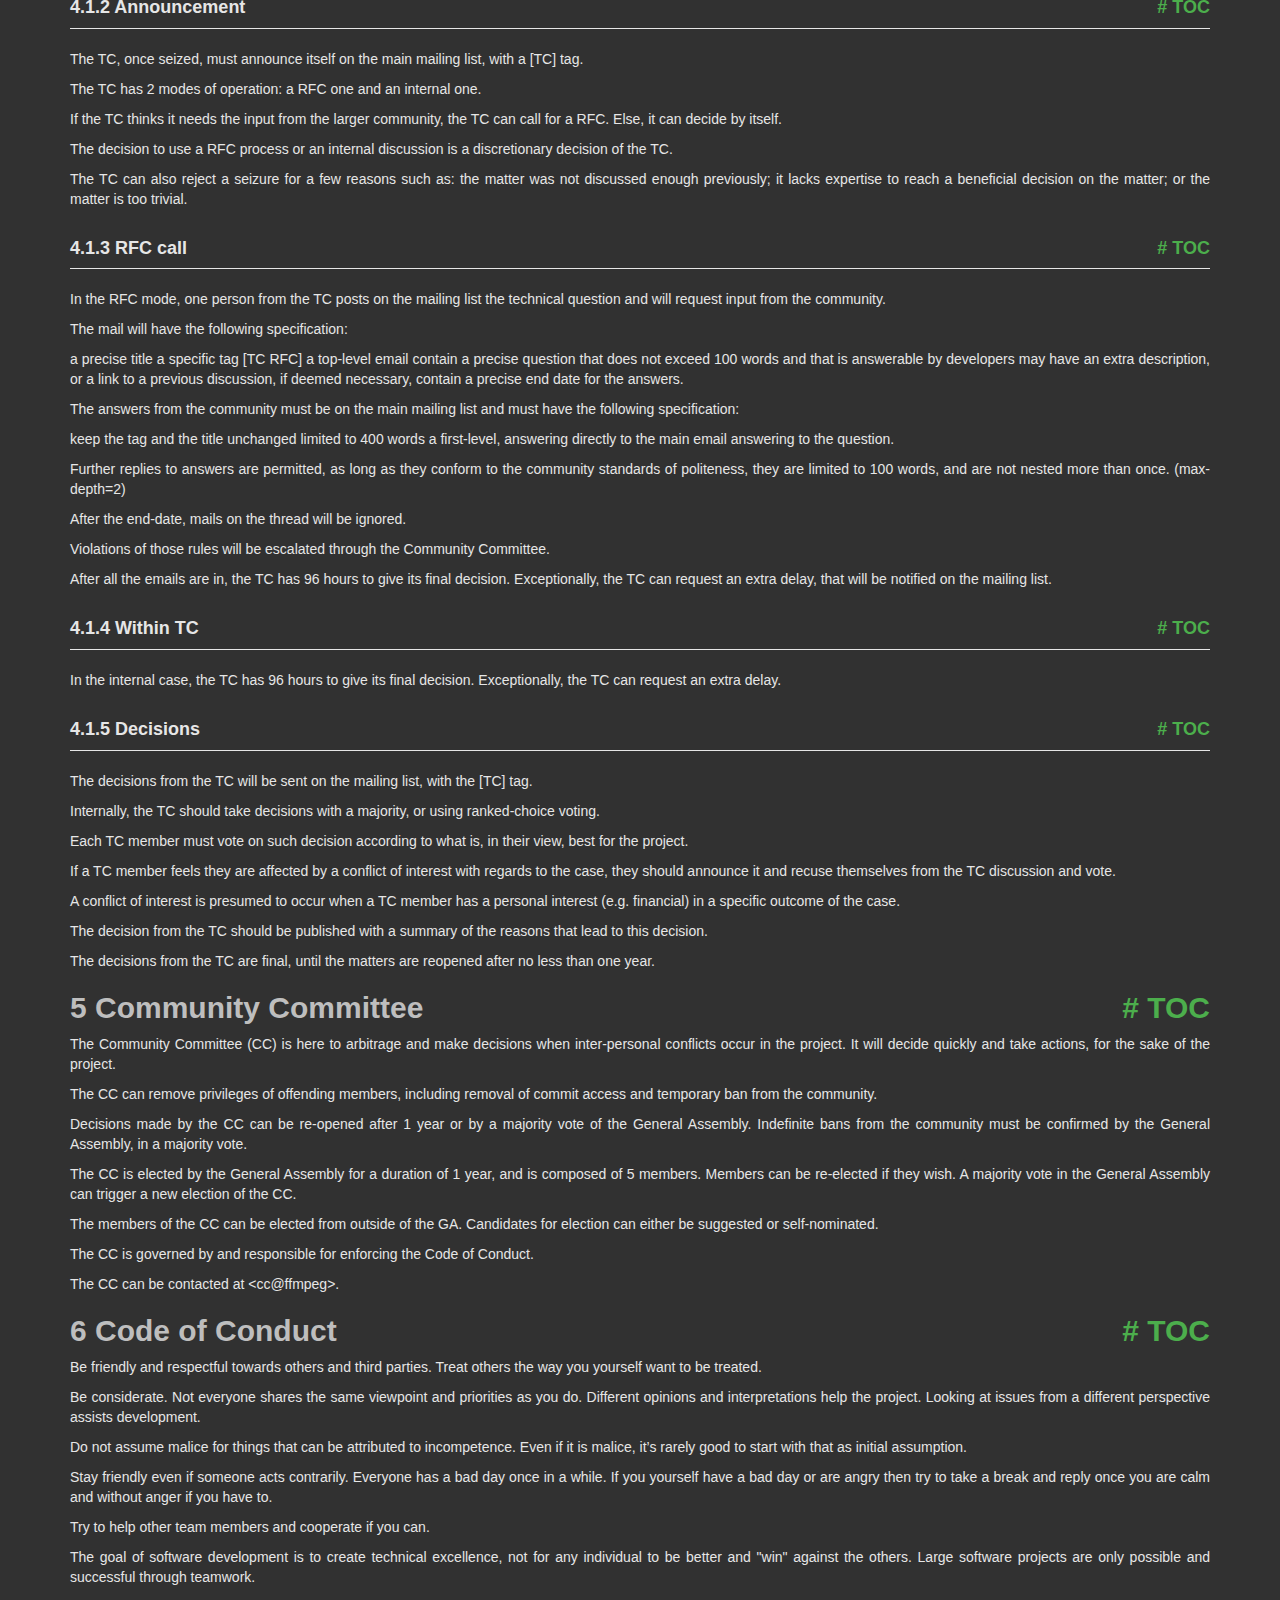
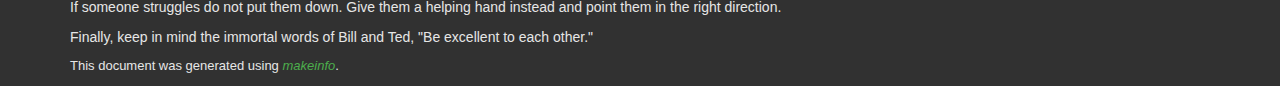
<file: backend/ffmpeg/ffmpeg-8.0-essentials_build/doc/community.html>
<!DOCTYPE html PUBLIC "-//W3C//DTD HTML 4.01 Transitional//EN" "http://www.w3.org/TR/html4/loose.dtd">
<html>
<!-- Created by GNU Texinfo 7.2, https://www.gnu.org/software/texinfo/ -->
  <head>
    <meta charset="utf-8">
    <title>
      Community
    </title>
    <meta name="viewport" content="width=device-width,initial-scale=1.0">
    <link rel="stylesheet" type="text/css" href="bootstrap.min.css">
    <link rel="stylesheet" type="text/css" href="style.min.css">
  </head>
  <body>
    <div class="container">
      <h1>
      Community
      </h1>


<a name="SEC_Top"></a>

<div class="region-contents" id="SEC_Contents">
<h2 class="contents-heading">Table of Contents</h2>

<div class="contents">

<ul class="toc-numbered-mark">
  <li><a id="toc-Organisation" href="#Organisation-1">1 Organisation</a></li>
  <li><a id="toc-General-Assembly" href="#General-Assembly-1">2 General Assembly</a></li>
  <li><a id="toc-Voting" href="#Voting-1">3 Voting</a></li>
  <li><a id="toc-Technical-Committee" href="#Technical-Committee-1">4 Technical Committee</a>
  <ul class="toc-numbered-mark">
    <li><a id="toc-Resolution-Process" href="#Resolution-Process-1">4.1 Resolution Process</a>
    <ul class="toc-numbered-mark">
      <li><a id="toc-Seizing" href="#Seizing">4.1.1 Seizing</a></li>
      <li><a id="toc-Announcement" href="#Announcement">4.1.2 Announcement</a></li>
      <li><a id="toc-RFC-call" href="#RFC-call">4.1.3 RFC call</a></li>
      <li><a id="toc-Within-TC" href="#Within-TC">4.1.4 Within TC</a></li>
      <li><a id="toc-Decisions" href="#Decisions">4.1.5 Decisions</a></li>
    </ul></li>
  </ul></li>
  <li><a id="toc-Community-Committee" href="#Community-Committee-1">5 Community Committee</a></li>
  <li><a id="toc-Code-of-Conduct" href="#Code-of-Conduct-1">6 Code of Conduct</a></li>
</ul>
</div>
</div>

<a class="anchor" id="Organisation"></a><a name="Organisation-1"></a>
<h2 class="chapter">1 Organisation<span class="pull-right"><a class="anchor hidden-xs" href="#Organisation" aria-hidden="true">#</a> <a class="anchor hidden-xs"href="#toc-Organisation" aria-hidden="true">TOC</a></span></h2>

<p>The FFmpeg project is organized through a community working on global consensus.
</p>
<p>Decisions are taken by the ensemble of active members, through voting and are aided by two committees.
</p>
<a class="anchor" id="General-Assembly"></a><a name="General-Assembly-1"></a>
<h2 class="chapter">2 General Assembly<span class="pull-right"><a class="anchor hidden-xs" href="#General-Assembly" aria-hidden="true">#</a> <a class="anchor hidden-xs"href="#toc-General-Assembly" aria-hidden="true">TOC</a></span></h2>

<p>The ensemble of active members is called the General Assembly (GA).
</p>
<p>The General Assembly is sovereign and legitimate for all its decisions regarding the FFmpeg project.
</p>
<p>The General Assembly is made up of active contributors.
</p>
<p>Contributors are considered &quot;active contributors&quot; if they have authored more than 20 patches in the last 36 months in the main FFmpeg repository, or if they have been voted in by the GA.
</p>
<p>The list of active contributors is updated twice each year, on 1st January and 1st July, 0:00 UTC.
</p>
<p>Additional members are added to the General Assembly through a vote after proposal by a member of the General Assembly. They are part of the GA for two years, after which they need a confirmation by the GA.
</p>
<p>A script to generate the current members of the general assembly (minus members voted in) can be found in &lsquo;tools/general_assembly.pl&lsquo;.
</p>
<a class="anchor" id="Voting"></a><a name="Voting-1"></a>
<h2 class="chapter">3 Voting<span class="pull-right"><a class="anchor hidden-xs" href="#Voting" aria-hidden="true">#</a> <a class="anchor hidden-xs"href="#toc-Voting" aria-hidden="true">TOC</a></span></h2>

<p>Voting is done using a ranked voting system, currently running on https://vote.ffmpeg.org/ .
</p>
<p>Majority vote means more than 50% of the expressed ballots.
</p>
<a class="anchor" id="Technical-Committee"></a><a name="Technical-Committee-1"></a>
<h2 class="chapter">4 Technical Committee<span class="pull-right"><a class="anchor hidden-xs" href="#Technical-Committee" aria-hidden="true">#</a> <a class="anchor hidden-xs"href="#toc-Technical-Committee" aria-hidden="true">TOC</a></span></h2>

<p>The Technical Committee (TC) is here to arbitrate and make decisions when technical conflicts occur in the project. They will consider the merits of all the positions, judge them and make a decision.
</p>
<p>The TC resolves technical conflicts but is not a technical steering committee.
</p>
<p>Decisions by the TC are binding for all the contributors.
</p>
<p>Decisions made by the TC can be re-opened after 1 year or by a majority vote of the General Assembly, requested by one of the member of the GA.
</p>
<p>The TC is elected by the General Assembly for a duration of 1 year, and is composed of 5 members. Members can be re-elected if they wish. A majority vote in the General Assembly can trigger a new election of the TC.
</p>
<p>The members of the TC can be elected from outside of the GA. Candidates for election can either be suggested or self-nominated.
</p>
<p>The conflict resolution process is detailed in the resolution process document.
</p>
<p>The TC can be contacted at &lt;tc@ffmpeg&gt;.
</p>
<a class="anchor" id="Resolution-Process"></a><a name="Resolution-Process-1"></a>
<h3 class="section">4.1 Resolution Process<span class="pull-right"><a class="anchor hidden-xs" href="#Resolution-Process" aria-hidden="true">#</a> <a class="anchor hidden-xs"href="#toc-Resolution-Process" aria-hidden="true">TOC</a></span></h3>

<p>The Technical Committee (TC) is here to arbitrate and make decisions when technical conflicts occur in the project.
</p>
<p>The TC main role is to resolve technical conflicts. It is therefore not a technical steering committee, but it is understood that some decisions might impact the future of the project.
</p>
<a name="Seizing"></a>
<h4 class="subsection">4.1.1 Seizing<span class="pull-right"><a class="anchor hidden-xs" href="#Seizing" aria-hidden="true">#</a> <a class="anchor hidden-xs"href="#toc-Seizing" aria-hidden="true">TOC</a></span></h4>

<p>The TC can take possession of any technical matter that it sees fit.
</p>
<p>To involve the TC in a matter, email tc&nbsp;or CC them on an ongoing discussion.
</p>
<p>As members of TC are developers, they also can email tc&nbsp;to raise an issue.
</p><a name="Announcement"></a>
<h4 class="subsection">4.1.2 Announcement<span class="pull-right"><a class="anchor hidden-xs" href="#Announcement" aria-hidden="true">#</a> <a class="anchor hidden-xs"href="#toc-Announcement" aria-hidden="true">TOC</a></span></h4>

<p>The TC, once seized, must announce itself on the main mailing list, with a [TC] tag.
</p>
<p>The TC has 2 modes of operation: a RFC one and an internal one.
</p>
<p>If the TC thinks it needs the input from the larger community, the TC can call for a RFC. Else, it can decide by itself.
</p>
<p>The decision to use a RFC process or an internal discussion is a discretionary decision of the TC.
</p>
<p>The TC can also reject a seizure for a few reasons such as: the matter was not discussed enough previously; it lacks expertise to reach a beneficial decision on the matter; or the matter is too trivial.
</p><a name="RFC-call"></a>
<h4 class="subsection">4.1.3 RFC call<span class="pull-right"><a class="anchor hidden-xs" href="#RFC-call" aria-hidden="true">#</a> <a class="anchor hidden-xs"href="#toc-RFC-call" aria-hidden="true">TOC</a></span></h4>

<p>In the RFC mode, one person from the TC posts on the mailing list the technical question and will request input from the community.
</p>
<p>The mail will have the following specification:
</p>
<p>a precise title
    a specific tag [TC RFC]
    a top-level email
    contain a precise question that does not exceed 100 words and that is answerable by developers
    may have an extra description, or a link to a previous discussion, if deemed necessary,
    contain a precise end date for the answers.
</p>
<p>The answers from the community must be on the main mailing list and must have the following specification:
</p>
<p>keep the tag and the title unchanged
    limited to 400 words
    a first-level, answering directly to the main email
    answering to the question.
</p>
<p>Further replies to answers are permitted, as long as they conform to the community standards of politeness, they are limited to 100 words, and are not nested more than once. (max-depth=2)
</p>
<p>After the end-date, mails on the thread will be ignored.
</p>
<p>Violations of those rules will be escalated through the Community Committee.
</p>
<p>After all the emails are in, the TC has 96 hours to give its final decision. Exceptionally, the TC can request an extra delay, that will be notified on the mailing list.
</p><a name="Within-TC"></a>
<h4 class="subsection">4.1.4 Within TC<span class="pull-right"><a class="anchor hidden-xs" href="#Within-TC" aria-hidden="true">#</a> <a class="anchor hidden-xs"href="#toc-Within-TC" aria-hidden="true">TOC</a></span></h4>

<p>In the internal case, the TC has 96 hours to give its final decision. Exceptionally, the TC can request an extra delay.
</p><a name="Decisions"></a>
<h4 class="subsection">4.1.5 Decisions<span class="pull-right"><a class="anchor hidden-xs" href="#Decisions" aria-hidden="true">#</a> <a class="anchor hidden-xs"href="#toc-Decisions" aria-hidden="true">TOC</a></span></h4>

<p>The decisions from the TC will be sent on the mailing list, with the [TC] tag.
</p>
<p>Internally, the TC should take decisions with a majority, or using ranked-choice voting.
</p>
<p>Each TC member must vote on such decision according to what is, in their view, best for the project.
</p>
<p>If a TC member feels they are affected by a conflict of interest with regards to the case, they should announce it and recuse themselves from the TC
discussion and vote.
</p>
<p>A conflict of interest is presumed to occur when a TC member has a personal interest (e.g. financial) in a specific outcome of the case.
</p>
<p>The decision from the TC should be published with a summary of the reasons that lead to this decision.
</p>
<p>The decisions from the TC are final, until the matters are reopened after no less than one year.
</p>
<a class="anchor" id="Community-Committee"></a><a name="Community-Committee-1"></a>
<h2 class="chapter">5 Community Committee<span class="pull-right"><a class="anchor hidden-xs" href="#Community-Committee" aria-hidden="true">#</a> <a class="anchor hidden-xs"href="#toc-Community-Committee" aria-hidden="true">TOC</a></span></h2>

<p>The Community Committee (CC) is here to arbitrage and make decisions when inter-personal conflicts occur in the project. It will decide quickly and take actions, for the sake of the project.
</p>
<p>The CC can remove privileges of offending members, including removal of commit access and temporary ban from the community.
</p>
<p>Decisions made by the CC can be re-opened after 1 year or by a majority vote of the General Assembly. Indefinite bans from the community must be confirmed by the General Assembly, in a majority vote.
</p>
<p>The CC is elected by the General Assembly for a duration of 1 year, and is composed of 5 members. Members can be re-elected if they wish. A majority vote in the General Assembly can trigger a new election of the CC.
</p>
<p>The members of the CC can be elected from outside of the GA. Candidates for election can either be suggested or self-nominated.
</p>
<p>The CC is governed by and responsible for enforcing the Code of Conduct.
</p>
<p>The CC can be contacted at &lt;cc@ffmpeg&gt;.
</p>
<a class="anchor" id="Code-of-Conduct"></a><a name="Code-of-Conduct-1"></a>
<h2 class="chapter">6 Code of Conduct<span class="pull-right"><a class="anchor hidden-xs" href="#Code-of-Conduct" aria-hidden="true">#</a> <a class="anchor hidden-xs"href="#toc-Code-of-Conduct" aria-hidden="true">TOC</a></span></h2>

<p>Be friendly and respectful towards others and third parties.
Treat others the way you yourself want to be treated.
</p>
<p>Be considerate. Not everyone shares the same viewpoint and priorities as you do.
Different opinions and interpretations help the project.
Looking at issues from a different perspective assists development.
</p>
<p>Do not assume malice for things that can be attributed to incompetence. Even if
it is malice, it&rsquo;s rarely good to start with that as initial assumption.
</p>
<p>Stay friendly even if someone acts contrarily. Everyone has a bad day
once in a while.
If you yourself have a bad day or are angry then try to take a break and reply
once you are calm and without anger if you have to.
</p>
<p>Try to help other team members and cooperate if you can.
</p>
<p>The goal of software development is to create technical excellence, not for any
individual to be better and &quot;win&quot; against the others. Large software projects
are only possible and successful through teamwork.
</p>
<p>If someone struggles do not put them down. Give them a helping hand
instead and point them in the right direction.
</p>
<p>Finally, keep in mind the immortal words of Bill and Ted,
&quot;Be excellent to each other.&quot;
</p>
      <p style="font-size: small;">
        This document was generated using <a class="uref" href="https://www.gnu.org/software/texinfo/"><em class="emph">makeinfo</em></a>.
      </p>
    </div>
  </body>
</html>
</file>
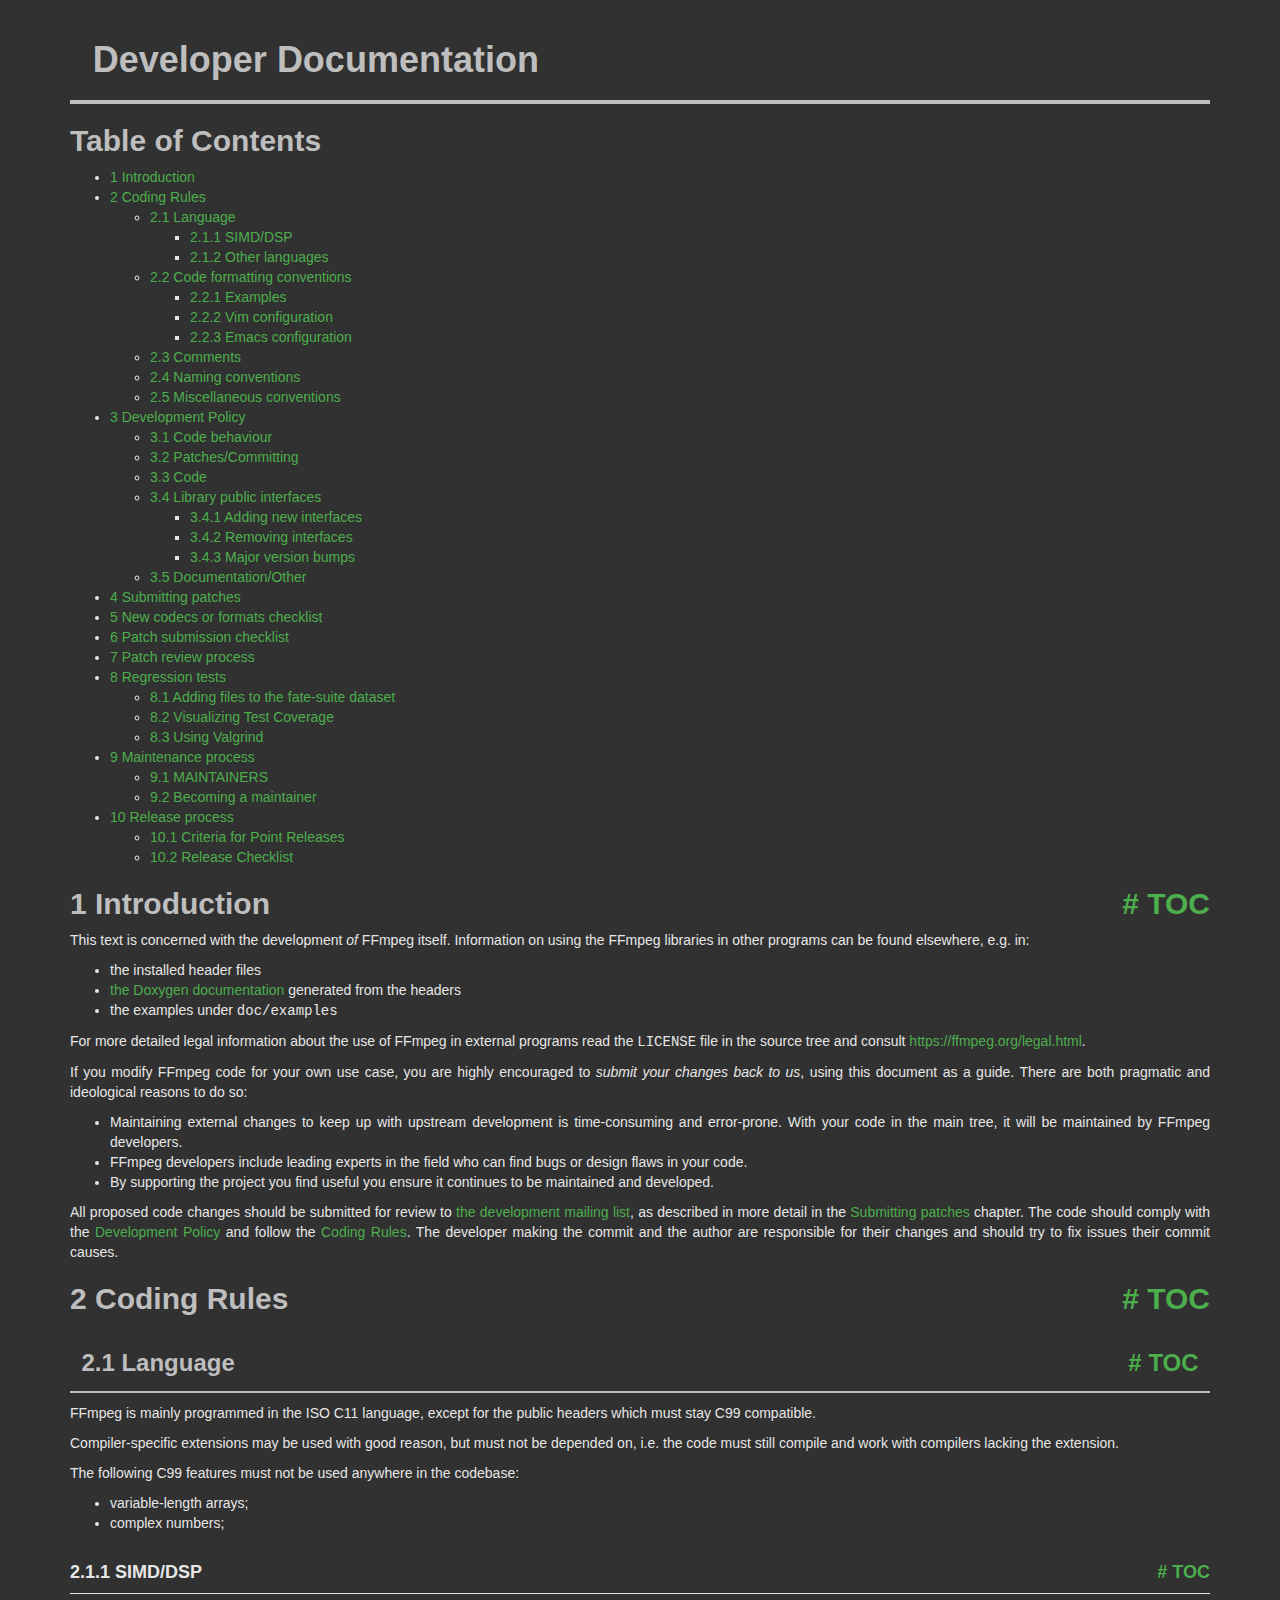
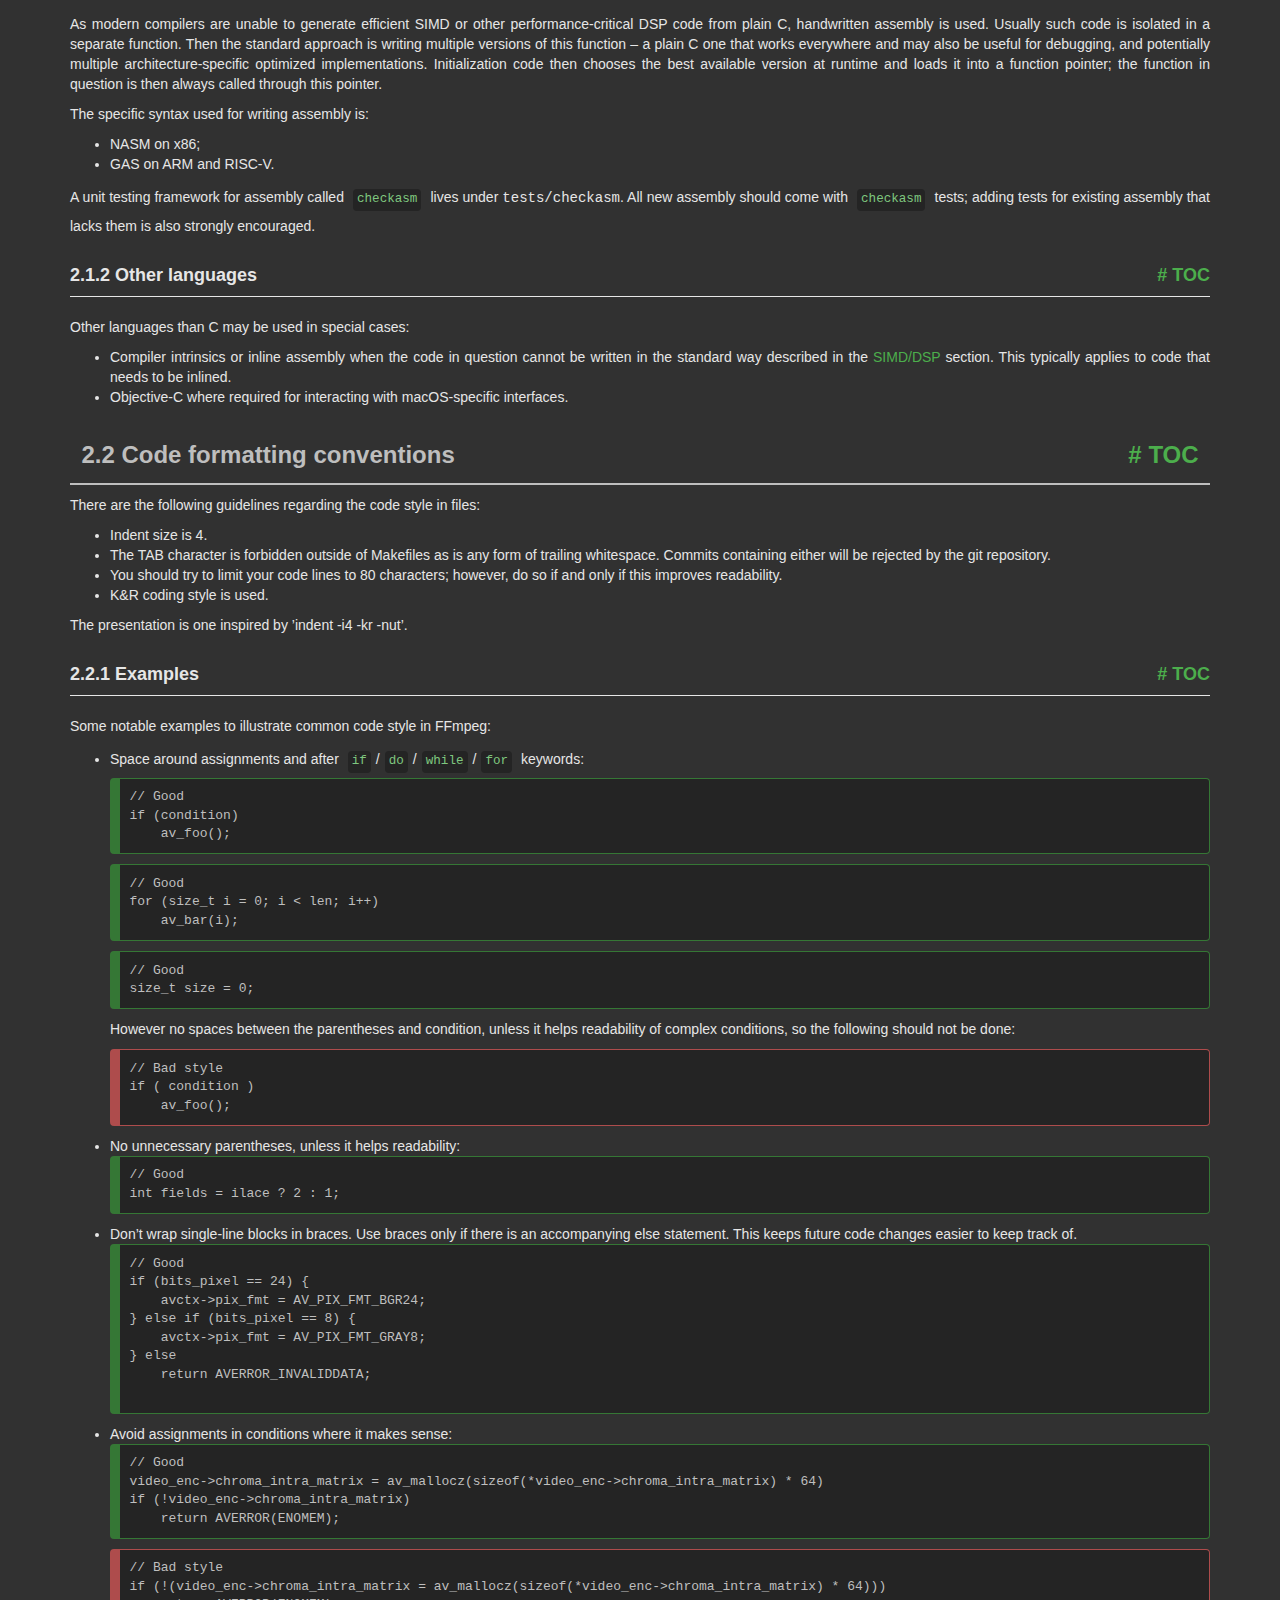
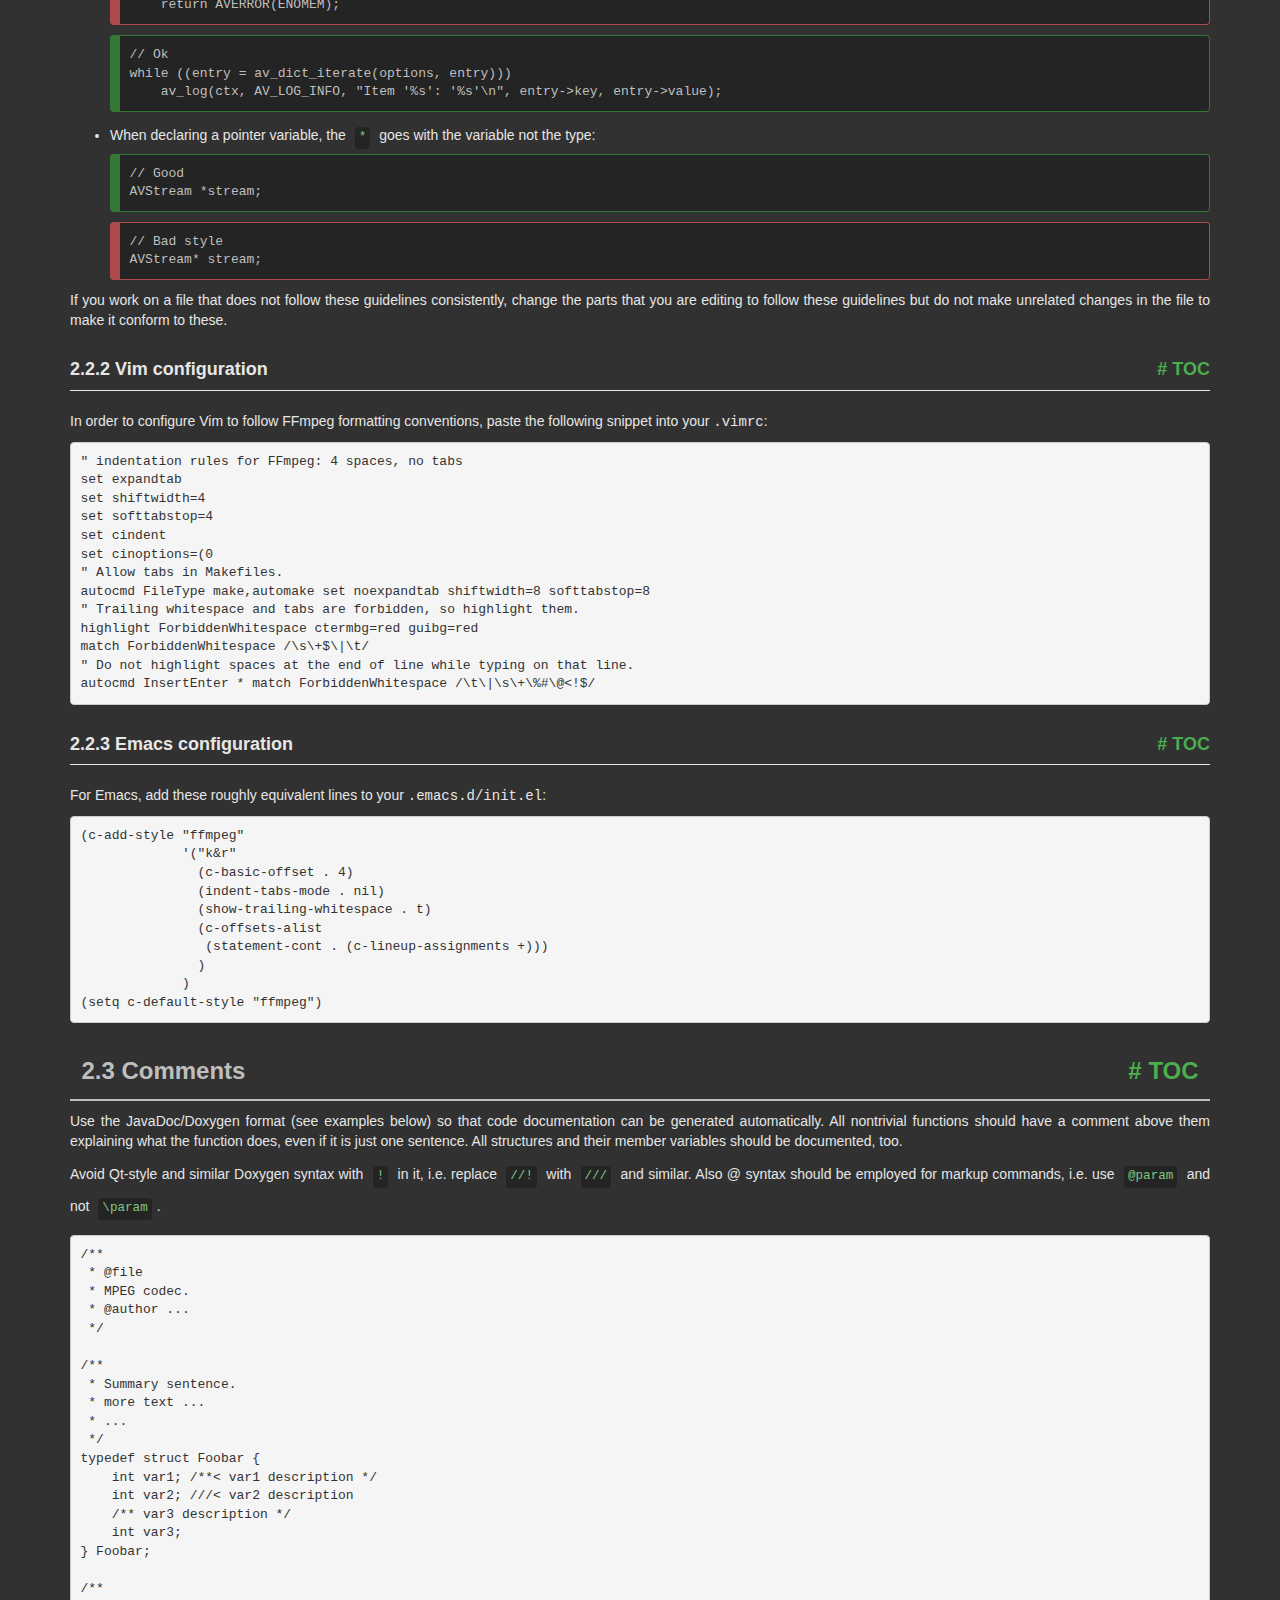
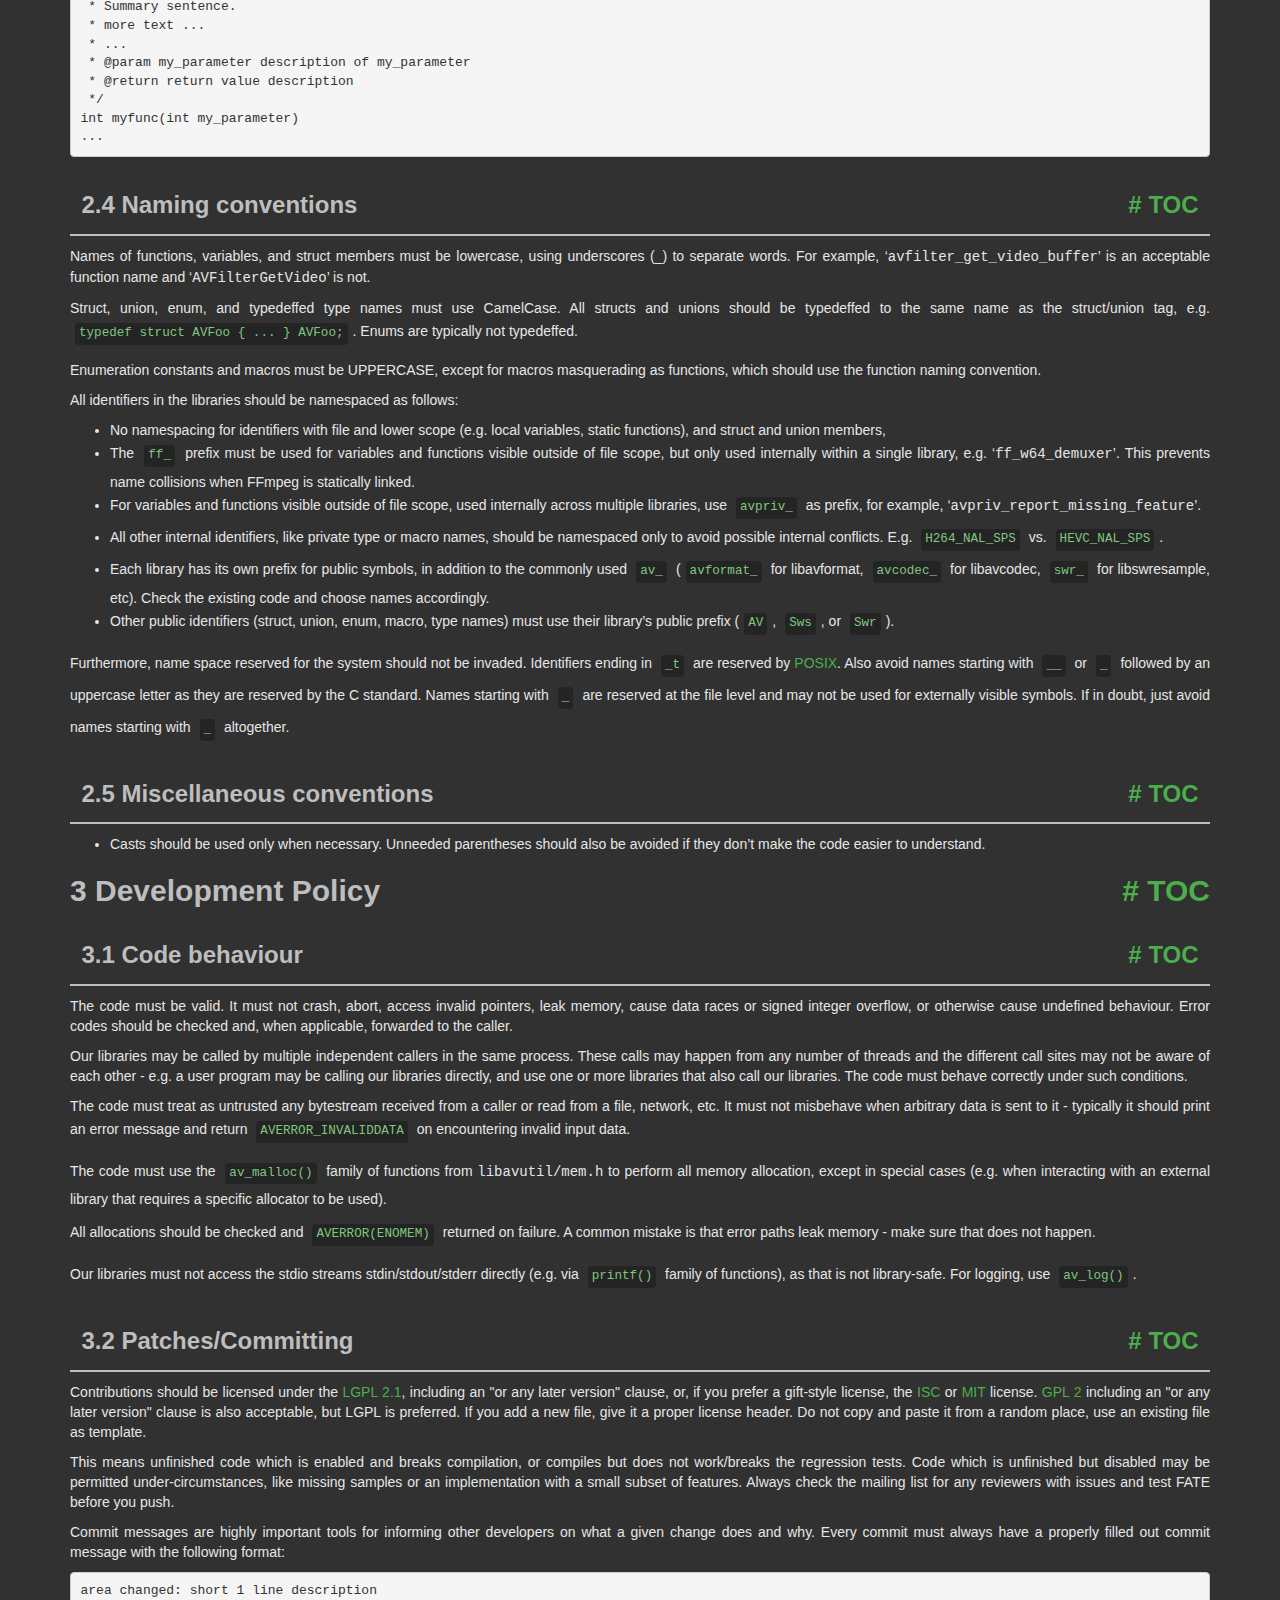
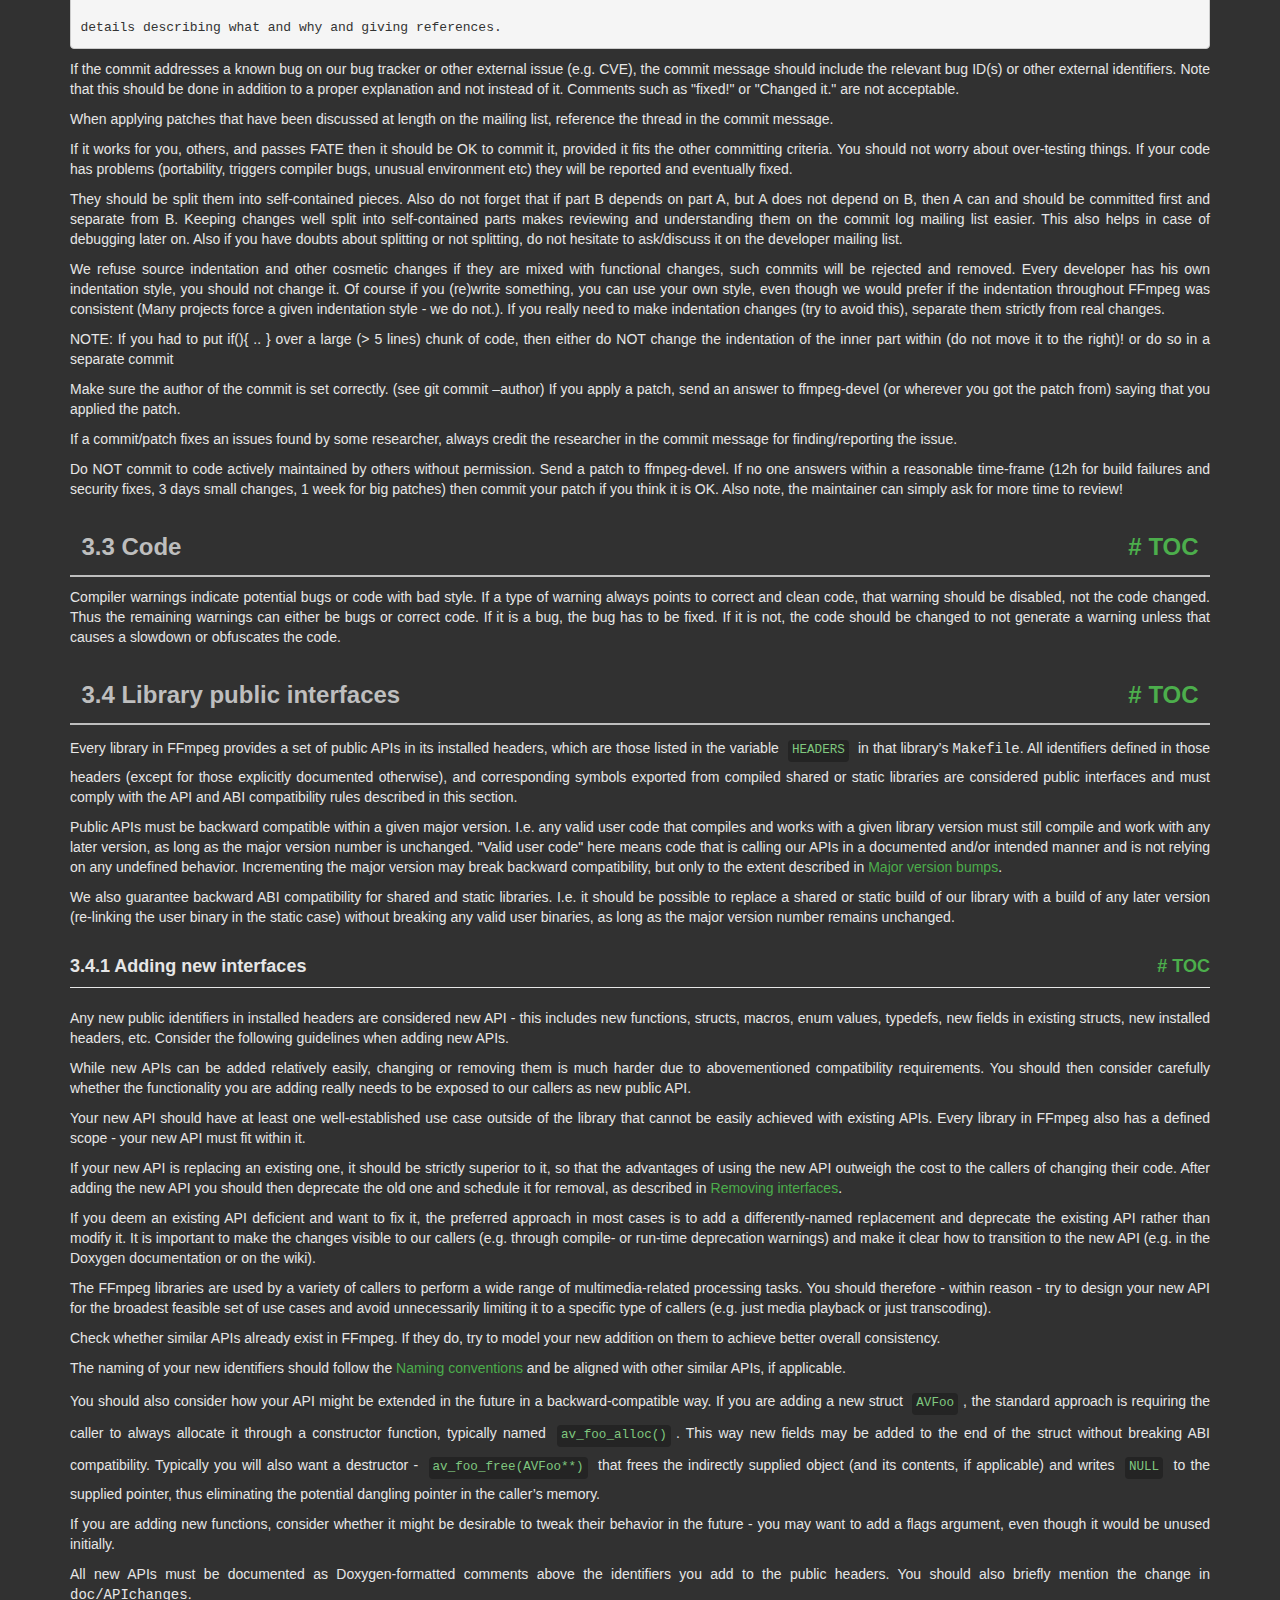
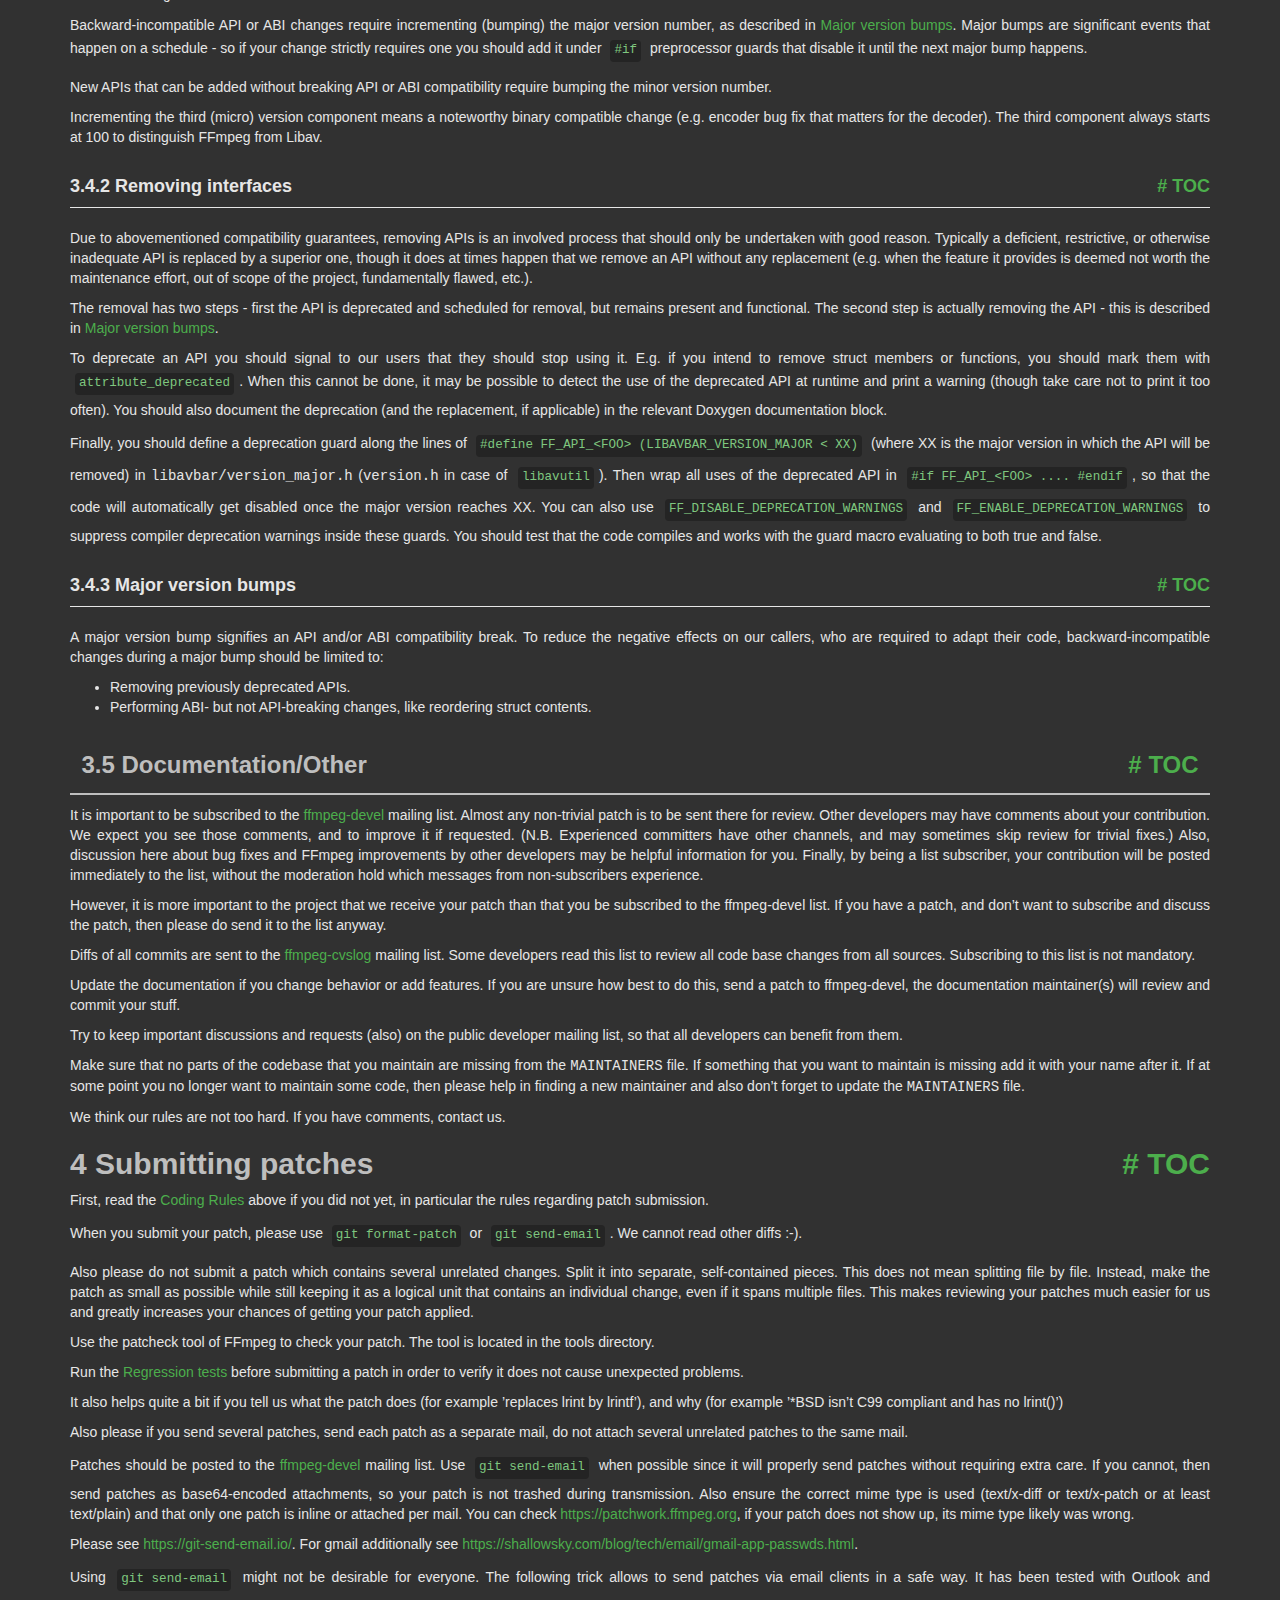
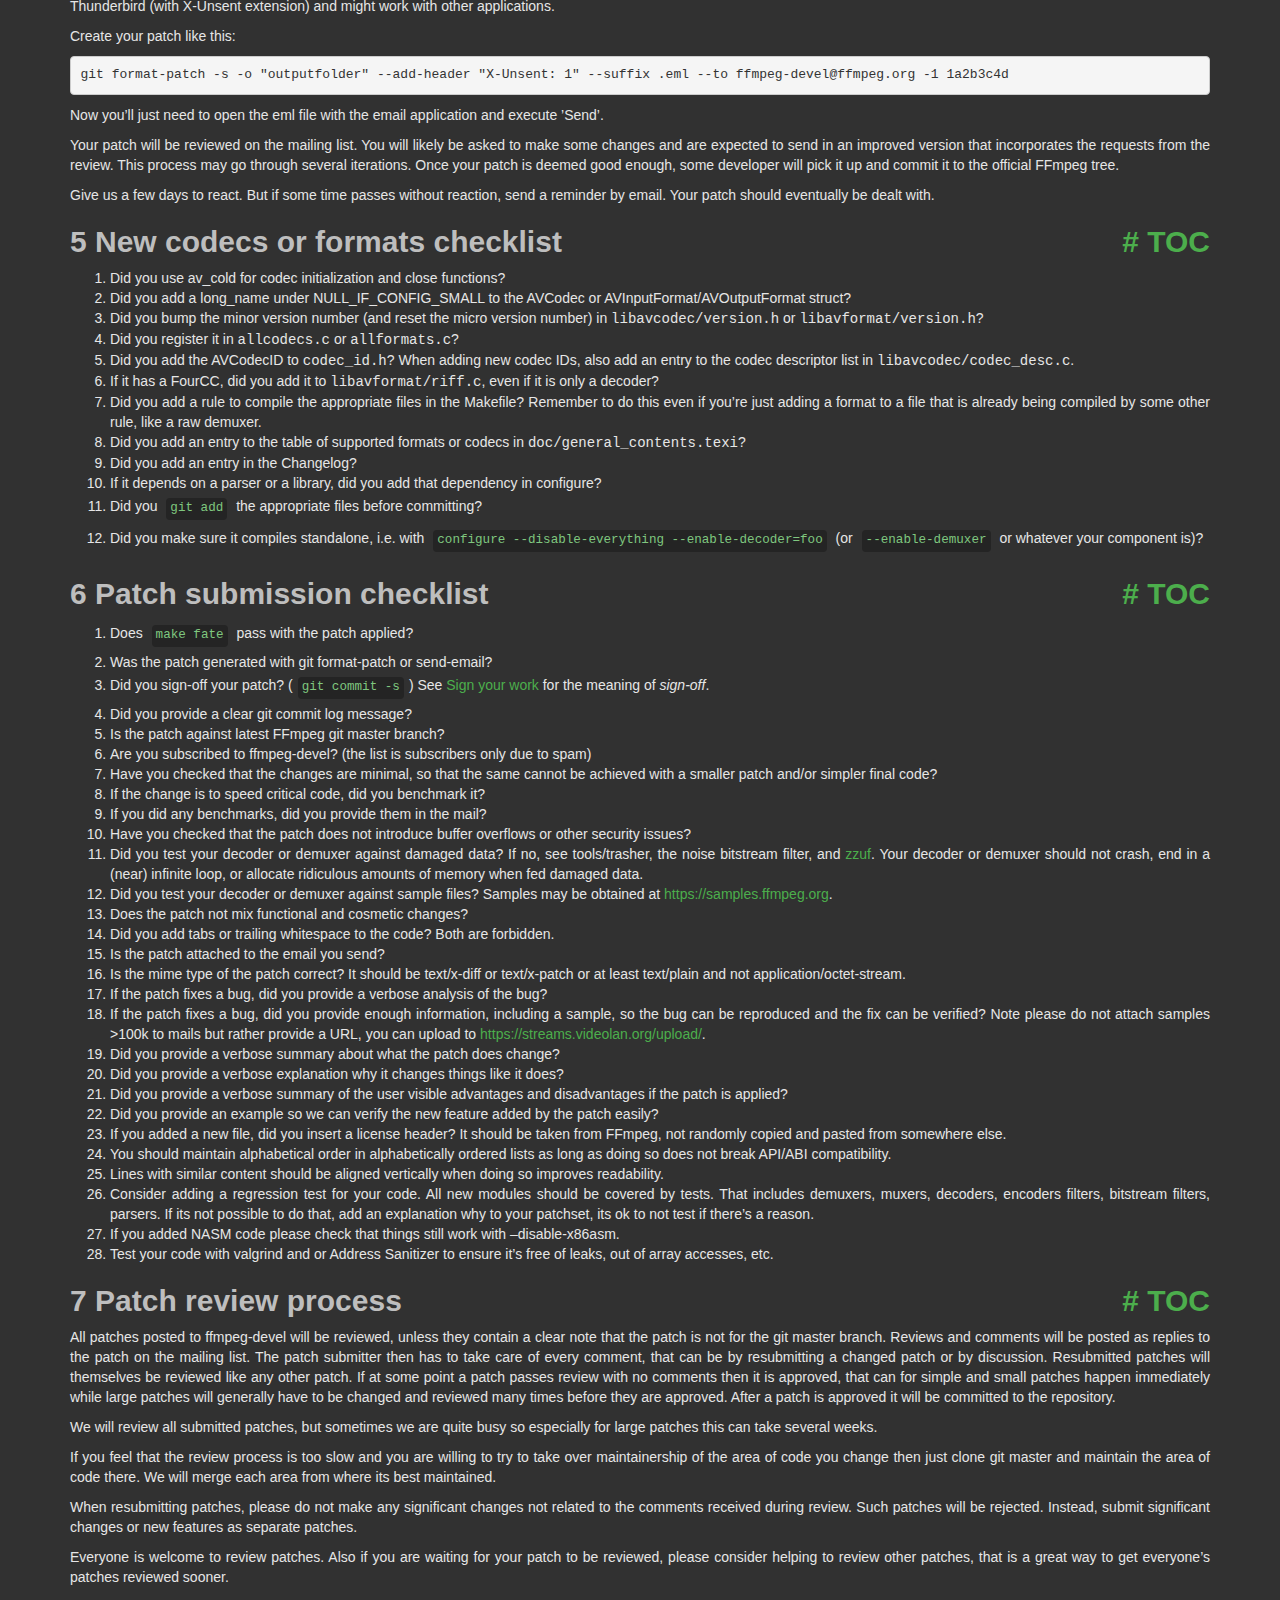
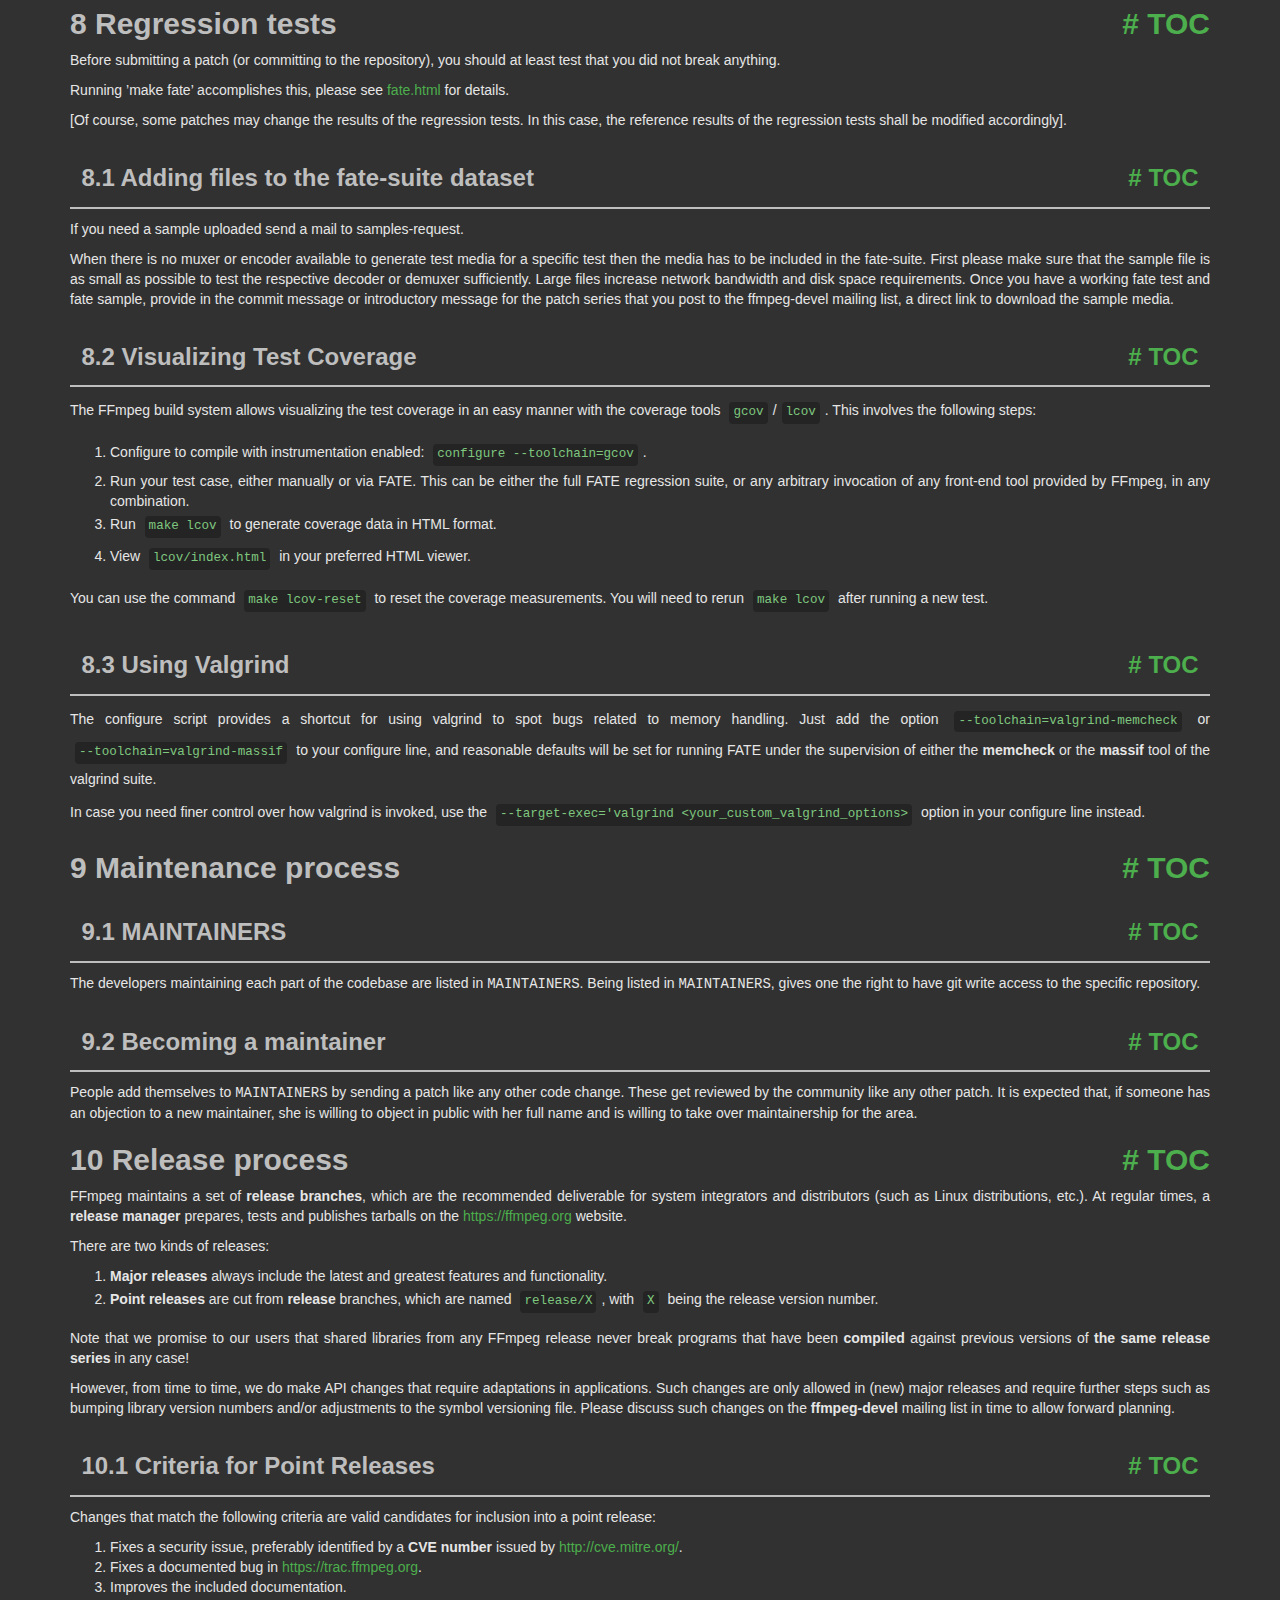
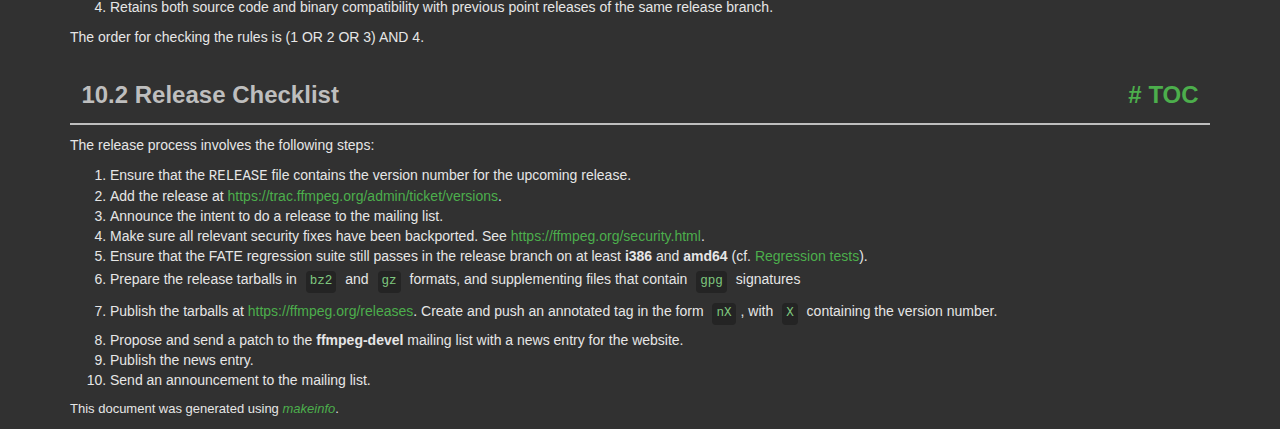
<file: backend/ffmpeg/ffmpeg-8.0-essentials_build/doc/developer.html>
<!DOCTYPE html PUBLIC "-//W3C//DTD HTML 4.01 Transitional//EN" "http://www.w3.org/TR/html4/loose.dtd">
<html>
<!-- Created by GNU Texinfo 7.2, https://www.gnu.org/software/texinfo/ -->
  <head>
    <meta charset="utf-8">
    <title>
      Developer Documentation
    </title>
    <meta name="viewport" content="width=device-width,initial-scale=1.0">
    <link rel="stylesheet" type="text/css" href="bootstrap.min.css">
    <link rel="stylesheet" type="text/css" href="style.min.css">
  </head>
  <body>
    <div class="container">
      <h1>
      Developer Documentation
      </h1>


<a name="SEC_Top"></a>

<div class="region-contents" id="SEC_Contents">
<h2 class="contents-heading">Table of Contents</h2>

<div class="contents">

<ul class="toc-numbered-mark">
  <li><a id="toc-Introduction" href="#Introduction">1 Introduction</a></li>
  <li><a id="toc-Coding-Rules" href="#Coding-Rules-1">2 Coding Rules</a>
  <ul class="toc-numbered-mark">
    <li><a id="toc-Language" href="#Language">2.1 Language</a>
    <ul class="toc-numbered-mark">
      <li><a id="toc-SIMD_002fDSP" href="#SIMD_002fDSP-1">2.1.1 SIMD/DSP</a></li>
      <li><a id="toc-Other-languages" href="#Other-languages">2.1.2 Other languages</a></li>
    </ul></li>
    <li><a id="toc-Code-formatting-conventions" href="#Code-formatting-conventions">2.2 Code formatting conventions</a>
    <ul class="toc-numbered-mark">
      <li><a id="toc-Examples" href="#Examples">2.2.1 Examples</a></li>
      <li><a id="toc-Vim-configuration" href="#Vim-configuration">2.2.2 Vim configuration</a></li>
      <li><a id="toc-Emacs-configuration" href="#Emacs-configuration">2.2.3 Emacs configuration</a></li>
    </ul></li>
    <li><a id="toc-Comments" href="#Comments">2.3 Comments</a></li>
    <li><a id="toc-Naming-conventions" href="#Naming-conventions-1">2.4 Naming conventions</a></li>
    <li><a id="toc-Miscellaneous-conventions" href="#Miscellaneous-conventions">2.5 Miscellaneous conventions</a></li>
  </ul></li>
  <li><a id="toc-Development-Policy" href="#Development-Policy-1">3 Development Policy</a>
  <ul class="toc-numbered-mark">
    <li><a id="toc-Code-behaviour" href="#Code-behaviour">3.1 Code behaviour</a></li>
    <li><a id="toc-Patches_002fCommitting" href="#Patches_002fCommitting">3.2 Patches/Committing</a></li>
    <li><a id="toc-Code" href="#Code">3.3 Code</a></li>
    <li><a id="toc-Library-public-interfaces" href="#Library-public-interfaces">3.4 Library public interfaces</a>
    <ul class="toc-numbered-mark">
      <li><a id="toc-Adding-new-interfaces" href="#Adding-new-interfaces">3.4.1 Adding new interfaces</a></li>
      <li><a id="toc-Removing-interfaces" href="#Removing-interfaces-1">3.4.2 Removing interfaces</a></li>
      <li><a id="toc-Major-version-bumps" href="#Major-version-bumps-1">3.4.3 Major version bumps</a></li>
    </ul></li>
    <li><a id="toc-Documentation_002fOther" href="#Documentation_002fOther">3.5 Documentation/Other</a></li>
  </ul></li>
  <li><a id="toc-Submitting-patches" href="#Submitting-patches-1">4 Submitting patches</a></li>
  <li><a id="toc-New-codecs-or-formats-checklist" href="#New-codecs-or-formats-checklist">5 New codecs or formats checklist</a></li>
  <li><a id="toc-Patch-submission-checklist" href="#Patch-submission-checklist">6 Patch submission checklist</a></li>
  <li><a id="toc-Patch-review-process" href="#Patch-review-process">7 Patch review process</a></li>
  <li><a id="toc-Regression-tests" href="#Regression-tests-1">8 Regression tests</a>
  <ul class="toc-numbered-mark">
    <li><a id="toc-Adding-files-to-the-fate_002dsuite-dataset" href="#Adding-files-to-the-fate_002dsuite-dataset">8.1 Adding files to the fate-suite dataset</a></li>
    <li><a id="toc-Visualizing-Test-Coverage" href="#Visualizing-Test-Coverage">8.2 Visualizing Test Coverage</a></li>
    <li><a id="toc-Using-Valgrind" href="#Using-Valgrind">8.3 Using Valgrind</a></li>
  </ul></li>
  <li><a id="toc-Maintenance-process" href="#Maintenance-process">9 Maintenance process</a>
  <ul class="toc-numbered-mark">
    <li><a id="toc-MAINTAINERS" href="#MAINTAINERS-1">9.1 MAINTAINERS</a></li>
    <li><a id="toc-Becoming-a-maintainer" href="#Becoming-a-maintainer-1">9.2 Becoming a maintainer</a></li>
  </ul></li>
  <li><a id="toc-Release-process" href="#Release-process-1">10 Release process</a>
  <ul class="toc-numbered-mark">
    <li><a id="toc-Criteria-for-Point-Releases" href="#Criteria-for-Point-Releases-1">10.1 Criteria for Point Releases</a></li>
    <li><a id="toc-Release-Checklist" href="#Release-Checklist">10.2 Release Checklist</a></li>
  </ul></li>
</ul>
</div>
</div>

<a name="Introduction"></a>
<h2 class="chapter">1 Introduction<span class="pull-right"><a class="anchor hidden-xs" href="#Introduction" aria-hidden="true">#</a> <a class="anchor hidden-xs"href="#toc-Introduction" aria-hidden="true">TOC</a></span></h2>

<p>This text is concerned with the development <em class="emph">of</em> FFmpeg itself. Information
on using the FFmpeg libraries in other programs can be found elsewhere, e.g. in:
</p><ul class="itemize mark-bullet">
<li>the installed header files
</li><li><a class="url" href="http://ffmpeg.org/doxygen/trunk/index.html">the Doxygen documentation</a>
generated from the headers
</li><li>the examples under <samp class="file">doc/examples</samp>
</li></ul>

<p>For more detailed legal information about the use of FFmpeg in
external programs read the <samp class="file">LICENSE</samp> file in the source tree and
consult <a class="url" href="https://ffmpeg.org/legal.html">https://ffmpeg.org/legal.html</a>.
</p>
<p>If you modify FFmpeg code for your own use case, you are highly encouraged to
<em class="emph">submit your changes back to us</em>, using this document as a guide. There are
both pragmatic and ideological reasons to do so:
</p><ul class="itemize mark-bullet">
<li>Maintaining external changes to keep up with upstream development is
time-consuming and error-prone. With your code in the main tree, it will be
maintained by FFmpeg developers.
</li><li>FFmpeg developers include leading experts in the field who can find bugs or
design flaws in your code.
</li><li>By supporting the project you find useful you ensure it continues to be
maintained and developed.
</li></ul>

<p>All proposed code changes should be submitted for review to
<a class="url" href="mailto:ffmpeg-devel@ffmpeg.org">the development mailing list</a>, as
described in more detail in the <a class="ref" href="#Submitting-patches">Submitting patches</a> chapter. The code
should comply with the <a class="ref" href="#Development-Policy">Development Policy</a> and follow the <a class="ref" href="#Coding-Rules">Coding Rules</a>.
The developer making the commit and the author are responsible for their changes
and should try to fix issues their commit causes.
</p>
<a class="anchor" id="Coding-Rules"></a><a name="Coding-Rules-1"></a>
<h2 class="chapter">2 Coding Rules<span class="pull-right"><a class="anchor hidden-xs" href="#Coding-Rules" aria-hidden="true">#</a> <a class="anchor hidden-xs"href="#toc-Coding-Rules" aria-hidden="true">TOC</a></span></h2>

<a name="Language"></a>
<h3 class="section">2.1 Language<span class="pull-right"><a class="anchor hidden-xs" href="#Language" aria-hidden="true">#</a> <a class="anchor hidden-xs"href="#toc-Language" aria-hidden="true">TOC</a></span></h3>

<p>FFmpeg is mainly programmed in the ISO C11 language, except for the public
headers which must stay C99 compatible.
</p>
<p>Compiler-specific extensions may be used with good reason, but must not be
depended on, i.e. the code must still compile and work with compilers lacking
the extension.
</p>
<p>The following C99 features must not be used anywhere in the codebase:
</p><ul class="itemize mark-bullet">
<li>variable-length arrays;

</li><li>complex numbers;
</li></ul>

<a name="SIMD_002fDSP-1"></a>
<h4 class="subsection">2.1.1 SIMD/DSP<span class="pull-right"><a class="anchor hidden-xs" href="#SIMD_002fDSP" aria-hidden="true">#</a> <a class="anchor hidden-xs"href="#toc-SIMD_002fDSP" aria-hidden="true">TOC</a></span></h4>
<a class="anchor" id="SIMD_002fDSP"></a>
<p>As modern compilers are unable to generate efficient SIMD or other
performance-critical DSP code from plain C, handwritten assembly is used.
Usually such code is isolated in a separate function. Then the standard approach
is writing multiple versions of this function – a plain C one that works
everywhere and may also be useful for debugging, and potentially multiple
architecture-specific optimized implementations. Initialization code then
chooses the best available version at runtime and loads it into a function
pointer; the function in question is then always called through this pointer.
</p>
<p>The specific syntax used for writing assembly is:
</p><ul class="itemize mark-bullet">
<li>NASM on x86;

</li><li>GAS on ARM and RISC-V.
</li></ul>

<p>A unit testing framework for assembly called <code class="code">checkasm</code> lives under
<samp class="file">tests/checkasm</samp>. All new assembly should come with <code class="code">checkasm</code> tests;
adding tests for existing assembly that lacks them is also strongly encouraged.
</p>
<a name="Other-languages"></a>
<h4 class="subsection">2.1.2 Other languages<span class="pull-right"><a class="anchor hidden-xs" href="#Other-languages" aria-hidden="true">#</a> <a class="anchor hidden-xs"href="#toc-Other-languages" aria-hidden="true">TOC</a></span></h4>

<p>Other languages than C may be used in special cases:
</p><ul class="itemize mark-bullet">
<li>Compiler intrinsics or inline assembly when the code in question cannot be
written in the standard way described in the <a class="ref" href="#SIMD_002fDSP">SIMD/DSP</a> section. This
typically applies to code that needs to be inlined.

</li><li>Objective-C where required for interacting with macOS-specific interfaces.
</li></ul>

<a name="Code-formatting-conventions"></a>
<h3 class="section">2.2 Code formatting conventions<span class="pull-right"><a class="anchor hidden-xs" href="#Code-formatting-conventions" aria-hidden="true">#</a> <a class="anchor hidden-xs"href="#toc-Code-formatting-conventions" aria-hidden="true">TOC</a></span></h3>

<p>There are the following guidelines regarding the code style in files:
</p>
<ul class="itemize mark-bullet">
<li>Indent size is 4.

</li><li>The TAB character is forbidden outside of Makefiles as is any
form of trailing whitespace. Commits containing either will be
rejected by the git repository.

</li><li>You should try to limit your code lines to 80 characters; however, do so if
and only if this improves readability.

</li><li>K&amp;R coding style is used.
</li></ul>
<p>The presentation is one inspired by &rsquo;indent -i4 -kr -nut&rsquo;.
</p>
<a name="Examples"></a>
<h4 class="subsection">2.2.1 Examples<span class="pull-right"><a class="anchor hidden-xs" href="#Examples" aria-hidden="true">#</a> <a class="anchor hidden-xs"href="#toc-Examples" aria-hidden="true">TOC</a></span></h4>
<p>Some notable examples to illustrate common code style in FFmpeg:
</p>
<ul class="itemize mark-bullet">
<li>Space around assignments and after
<code class="code">if</code>/<code class="code">do</code>/<code class="code">while</code>/<code class="code">for</code> keywords:

<div class="example user-c user-good">
<pre class="example-preformatted">// Good
if (condition)
    av_foo();
</pre></div>

<div class="example user-c user-good">
<pre class="example-preformatted">// Good
for (size_t i = 0; i &lt; len; i++)
    av_bar(i);
</pre></div>

<div class="example user-c user-good">
<pre class="example-preformatted">// Good
size_t size = 0;
</pre></div>

<p>However no spaces between the parentheses and condition, unless it helps
readability of complex conditions, so the following should not be done:
</p>
<div class="example user-c user-bad">
<pre class="example-preformatted">// Bad style
if ( condition )
    av_foo();
</pre></div>

</li><li>No unnecessary parentheses, unless it helps readability:

<div class="example user-c user-good">
<pre class="example-preformatted">// Good
int fields = ilace ? 2 : 1;
</pre></div>

</li><li>Don&rsquo;t wrap single-line blocks in braces. Use braces only if there is an accompanying else statement. This keeps future code changes easier to keep track of.

<div class="example user-c user-good">
<pre class="example-preformatted">// Good
if (bits_pixel == 24) {
    avctx-&gt;pix_fmt = AV_PIX_FMT_BGR24;
} else if (bits_pixel == 8) {
    avctx-&gt;pix_fmt = AV_PIX_FMT_GRAY8;
} else
    return AVERROR_INVALIDDATA;

</pre></div>

</li><li>Avoid assignments in conditions where it makes sense:

<div class="example user-c user-good">
<pre class="example-preformatted">// Good
video_enc-&gt;chroma_intra_matrix = av_mallocz(sizeof(*video_enc-&gt;chroma_intra_matrix) * 64)
if (!video_enc-&gt;chroma_intra_matrix)
    return AVERROR(ENOMEM);
</pre></div>

<div class="example user-c user-bad">
<pre class="example-preformatted">// Bad style
if (!(video_enc-&gt;chroma_intra_matrix = av_mallocz(sizeof(*video_enc-&gt;chroma_intra_matrix) * 64)))
    return AVERROR(ENOMEM);
</pre></div>

<div class="example user-c user-good">
<pre class="example-preformatted">// Ok
while ((entry = av_dict_iterate(options, entry)))
    av_log(ctx, AV_LOG_INFO, &quot;Item '%s': '%s'\n&quot;, entry-&gt;key, entry-&gt;value);
</pre></div>

</li><li>When declaring a pointer variable, the <code class="code">*</code> goes with the variable not the type:

<div class="example user-c user-good">
<pre class="example-preformatted">// Good
AVStream *stream;
</pre></div>

<div class="example user-c user-bad">
<pre class="example-preformatted">// Bad style
AVStream* stream;
</pre></div>

</li></ul>

<p>If you work on a file that does not follow these guidelines consistently,
change the parts that you are editing to follow these guidelines but do
not make unrelated changes in the file to make it conform to these.
</p>
<a name="Vim-configuration"></a>
<h4 class="subsection">2.2.2 Vim configuration<span class="pull-right"><a class="anchor hidden-xs" href="#Vim-configuration" aria-hidden="true">#</a> <a class="anchor hidden-xs"href="#toc-Vim-configuration" aria-hidden="true">TOC</a></span></h4>
<p>In order to configure Vim to follow FFmpeg formatting conventions, paste
the following snippet into your <samp class="file">.vimrc</samp>:
</p><div class="example">
<pre class="example-preformatted">&quot; indentation rules for FFmpeg: 4 spaces, no tabs
set expandtab
set shiftwidth=4
set softtabstop=4
set cindent
set cinoptions=(0
&quot; Allow tabs in Makefiles.
autocmd FileType make,automake set noexpandtab shiftwidth=8 softtabstop=8
&quot; Trailing whitespace and tabs are forbidden, so highlight them.
highlight ForbiddenWhitespace ctermbg=red guibg=red
match ForbiddenWhitespace /\s\+$\|\t/
&quot; Do not highlight spaces at the end of line while typing on that line.
autocmd InsertEnter * match ForbiddenWhitespace /\t\|\s\+\%#\@&lt;!$/
</pre></div>

<a name="Emacs-configuration"></a>
<h4 class="subsection">2.2.3 Emacs configuration<span class="pull-right"><a class="anchor hidden-xs" href="#Emacs-configuration" aria-hidden="true">#</a> <a class="anchor hidden-xs"href="#toc-Emacs-configuration" aria-hidden="true">TOC</a></span></h4>
<p>For Emacs, add these roughly equivalent lines to your <samp class="file">.emacs.d/init.el</samp>:
</p><div class="example lisp">
<pre class="lisp-preformatted">(c-add-style &quot;ffmpeg&quot;
             '(&quot;k&amp;r&quot;
               (c-basic-offset . 4)
               (indent-tabs-mode . nil)
               (show-trailing-whitespace . t)
               (c-offsets-alist
                (statement-cont . (c-lineup-assignments +)))
               )
             )
(setq c-default-style &quot;ffmpeg&quot;)
</pre></div>

<a name="Comments"></a>
<h3 class="section">2.3 Comments<span class="pull-right"><a class="anchor hidden-xs" href="#Comments" aria-hidden="true">#</a> <a class="anchor hidden-xs"href="#toc-Comments" aria-hidden="true">TOC</a></span></h3>
<p>Use the JavaDoc/Doxygen  format (see examples below) so that code documentation
can be generated automatically. All nontrivial functions should have a comment
above them explaining what the function does, even if it is just one sentence.
All structures and their member variables should be documented, too.
</p>
<p>Avoid Qt-style and similar Doxygen syntax with <code class="code">!</code> in it, i.e. replace
<code class="code">//!</code> with <code class="code">///</code> and similar.  Also @ syntax should be employed
for markup commands, i.e. use <code class="code">@param</code> and not <code class="code">\param</code>.
</p>
<div class="example">
<pre class="example-preformatted">/**
 * @file
 * MPEG codec.
 * @author ...
 */

/**
 * Summary sentence.
 * more text ...
 * ...
 */
typedef struct Foobar {
    int var1; /**&lt; var1 description */
    int var2; ///&lt; var2 description
    /** var3 description */
    int var3;
} Foobar;

/**
 * Summary sentence.
 * more text ...
 * ...
 * @param my_parameter description of my_parameter
 * @return return value description
 */
int myfunc(int my_parameter)
...
</pre></div>

<a class="anchor" id="Naming-conventions"></a><a name="Naming-conventions-1"></a>
<h3 class="section">2.4 Naming conventions<span class="pull-right"><a class="anchor hidden-xs" href="#Naming-conventions" aria-hidden="true">#</a> <a class="anchor hidden-xs"href="#toc-Naming-conventions" aria-hidden="true">TOC</a></span></h3>

<p>Names of functions, variables, and struct members must be lowercase, using
underscores (_) to separate words. For example, &lsquo;<samp class="samp">avfilter_get_video_buffer</samp>&rsquo;
is an acceptable function name and &lsquo;<samp class="samp">AVFilterGetVideo</samp>&rsquo; is not.
</p>
<p>Struct, union, enum, and typedeffed type names must use CamelCase. All structs
and unions should be typedeffed to the same name as the struct/union tag, e.g.
<code class="code">typedef struct AVFoo { ... } AVFoo;</code>. Enums are typically not
typedeffed.
</p>
<p>Enumeration constants and macros must be UPPERCASE, except for macros
masquerading as functions, which should use the function naming convention.
</p>
<p>All identifiers in the libraries should be namespaced as follows:
</p><ul class="itemize mark-bullet">
<li>No namespacing for identifiers with file and lower scope (e.g. local variables,
static functions), and struct and union members,

</li><li>The <code class="code">ff_</code> prefix must be used for variables and functions visible outside
of file scope, but only used internally within a single library, e.g.
&lsquo;<samp class="samp">ff_w64_demuxer</samp>&rsquo;. This prevents name collisions when FFmpeg is statically
linked.

</li><li>For variables and functions visible outside of file scope, used internally
across multiple libraries, use <code class="code">avpriv_</code> as prefix, for example,
&lsquo;<samp class="samp">avpriv_report_missing_feature</samp>&rsquo;.

</li><li>All other internal identifiers, like private type or macro names, should be
namespaced only to avoid possible internal conflicts. E.g. <code class="code">H264_NAL_SPS</code>
vs. <code class="code">HEVC_NAL_SPS</code>.

</li><li>Each library has its own prefix for public symbols, in addition to the
commonly used <code class="code">av_</code> (<code class="code">avformat_</code> for libavformat,
<code class="code">avcodec_</code> for libavcodec, <code class="code">swr_</code> for libswresample, etc).
Check the existing code and choose names accordingly.

</li><li>Other public identifiers (struct, union, enum, macro, type names) must use their
library&rsquo;s public prefix (<code class="code">AV</code>, <code class="code">Sws</code>, or <code class="code">Swr</code>).
</li></ul>

<p>Furthermore, name space reserved for the system should not be invaded.
Identifiers ending in <code class="code">_t</code> are reserved by
<a class="url" href="http://pubs.opengroup.org/onlinepubs/007904975/functions/xsh_chap02_02.html#tag_02_02_02">POSIX</a>.
Also avoid names starting with <code class="code">__</code> or <code class="code">_</code> followed by an uppercase
letter as they are reserved by the C standard. Names starting with <code class="code">_</code>
are reserved at the file level and may not be used for externally visible
symbols. If in doubt, just avoid names starting with <code class="code">_</code> altogether.
</p>
<a name="Miscellaneous-conventions"></a>
<h3 class="section">2.5 Miscellaneous conventions<span class="pull-right"><a class="anchor hidden-xs" href="#Miscellaneous-conventions" aria-hidden="true">#</a> <a class="anchor hidden-xs"href="#toc-Miscellaneous-conventions" aria-hidden="true">TOC</a></span></h3>

<ul class="itemize mark-bullet">
<li>Casts should be used only when necessary. Unneeded parentheses
should also be avoided if they don&rsquo;t make the code easier to understand.
</li></ul>

<a class="anchor" id="Development-Policy"></a><a name="Development-Policy-1"></a>
<h2 class="chapter">3 Development Policy<span class="pull-right"><a class="anchor hidden-xs" href="#Development-Policy" aria-hidden="true">#</a> <a class="anchor hidden-xs"href="#toc-Development-Policy" aria-hidden="true">TOC</a></span></h2>

<a name="Code-behaviour"></a>
<h3 class="section">3.1 Code behaviour<span class="pull-right"><a class="anchor hidden-xs" href="#Code-behaviour" aria-hidden="true">#</a> <a class="anchor hidden-xs"href="#toc-Code-behaviour" aria-hidden="true">TOC</a></span></h3>

<a name="Correctness"></a>
<p>The code must be valid. It must not crash, abort, access invalid pointers, leak
memory, cause data races or signed integer overflow, or otherwise cause
undefined behaviour. Error codes should be checked and, when applicable,
forwarded to the caller.
</p>
<a name="Thread_002d-and-library_002dsafety"></a>
<p>Our libraries may be called by multiple independent callers in the same process.
These calls may happen from any number of threads and the different call sites
may not be aware of each other - e.g. a user program may be calling our
libraries directly, and use one or more libraries that also call our libraries.
The code must behave correctly under such conditions.
</p>
<a name="Robustness"></a>
<p>The code must treat as untrusted any bytestream received from a caller or read
from a file, network, etc. It must not misbehave when arbitrary data is sent to
it - typically it should print an error message and return
<code class="code">AVERROR_INVALIDDATA</code> on encountering invalid input data.
</p>
<a name="Memory-allocation"></a>
<p>The code must use the <code class="code">av_malloc()</code> family of functions from
<samp class="file">libavutil/mem.h</samp> to perform all memory allocation, except in special cases
(e.g. when interacting with an external library that requires a specific
allocator to be used).
</p>
<p>All allocations should be checked and <code class="code">AVERROR(ENOMEM)</code> returned on
failure. A common mistake is that error paths leak memory - make sure that does
not happen.
</p>
<a name="stdio"></a>
<p>Our libraries must not access the stdio streams stdin/stdout/stderr directly
(e.g. via <code class="code">printf()</code> family of functions), as that is not library-safe. For
logging, use <code class="code">av_log()</code>.
</p>
<a name="Patches_002fCommitting"></a>
<h3 class="section">3.2 Patches/Committing<span class="pull-right"><a class="anchor hidden-xs" href="#Patches_002fCommitting" aria-hidden="true">#</a> <a class="anchor hidden-xs"href="#toc-Patches_002fCommitting" aria-hidden="true">TOC</a></span></h3>
<a name="Licenses-for-patches-must-be-compatible-with-FFmpeg_002e"></a>
<p>Contributions should be licensed under the
<a class="uref" href="http://www.gnu.org/licenses/lgpl-2.1.html">LGPL 2.1</a>,
including an &quot;or any later version&quot; clause, or, if you prefer
a gift-style license, the
<a class="uref" href="http://opensource.org/licenses/isc-license.txt">ISC</a> or
<a class="uref" href="http://mit-license.org/">MIT</a> license.
<a class="uref" href="http://www.gnu.org/licenses/gpl-2.0.html">GPL 2</a> including
an &quot;or any later version&quot; clause is also acceptable, but LGPL is
preferred.
If you add a new file, give it a proper license header. Do not copy and
paste it from a random place, use an existing file as template.
</p>
<a name="You-must-not-commit-code-which-breaks-FFmpeg_0021"></a>
<p>This means unfinished code which is enabled and breaks compilation,
or compiles but does not work/breaks the regression tests. Code which
is unfinished but disabled may be permitted under-circumstances, like
missing samples or an implementation with a small subset of features.
Always check the mailing list for any reviewers with issues and test
FATE before you push.
</p>
<a name="Commit-messages"></a>
<p>Commit messages are highly important tools for informing other developers on
what a given change does and why. Every commit must always have a properly
filled out commit message with the following format:
</p><div class="example">
<pre class="example-preformatted">area changed: short 1 line description

details describing what and why and giving references.
</pre></div>

<p>If the commit addresses a known bug on our bug tracker or other external issue
(e.g. CVE), the commit message should include the relevant bug ID(s) or other
external identifiers. Note that this should be done in addition to a proper
explanation and not instead of it. Comments such as &quot;fixed!&quot; or &quot;Changed it.&quot;
are not acceptable.
</p>
<p>When applying patches that have been discussed at length on the mailing list,
reference the thread in the commit message.
</p>
<a name="Testing-must-be-adequate-but-not-excessive_002e"></a>
<p>If it works for you, others, and passes FATE then it should be OK to commit
it, provided it fits the other committing criteria. You should not worry about
over-testing things. If your code has problems (portability, triggers
compiler bugs, unusual environment etc) they will be reported and eventually
fixed.
</p>
<a name="Do-not-commit-unrelated-changes-together_002e"></a>
<p>They should be split them into self-contained pieces. Also do not forget
that if part B depends on part A, but A does not depend on B, then A can
and should be committed first and separate from B. Keeping changes well
split into self-contained parts makes reviewing and understanding them on
the commit log mailing list easier. This also helps in case of debugging
later on.
Also if you have doubts about splitting or not splitting, do not hesitate to
ask/discuss it on the developer mailing list.
</p>
<a name="Cosmetic-changes-should-be-kept-in-separate-patches_002e"></a>
<p>We refuse source indentation and other cosmetic changes if they are mixed
with functional changes, such commits will be rejected and removed. Every
developer has his own indentation style, you should not change it. Of course
if you (re)write something, you can use your own style, even though we would
prefer if the indentation throughout FFmpeg was consistent (Many projects
force a given indentation style - we do not.). If you really need to make
indentation changes (try to avoid this), separate them strictly from real
changes.
</p>
<p>NOTE: If you had to put if(){ .. } over a large (&gt; 5 lines) chunk of code,
then either do NOT change the indentation of the inner part within (do not
move it to the right)! or do so in a separate commit
</p>
<a name="Credit-the-author-of-the-patch_002e"></a>
<p>Make sure the author of the commit is set correctly. (see git commit &ndash;author)
If you apply a patch, send an
answer to ffmpeg-devel (or wherever you got the patch from) saying that
you applied the patch.
</p>
<a name="Credit-any-researchers"></a>
<p>If a commit/patch fixes an issues found by some researcher, always credit the
researcher in the commit message for finding/reporting the issue.
</p>
<a name="Always-wait-long-enough-before-pushing-changes"></a>
<p>Do NOT commit to code actively maintained by others without permission.
Send a patch to ffmpeg-devel. If no one answers within a reasonable
time-frame (12h for build failures and security fixes, 3 days small changes,
1 week for big patches) then commit your patch if you think it is OK.
Also note, the maintainer can simply ask for more time to review!
</p>
<a name="Code"></a>
<h3 class="section">3.3 Code<span class="pull-right"><a class="anchor hidden-xs" href="#Code" aria-hidden="true">#</a> <a class="anchor hidden-xs"href="#toc-Code" aria-hidden="true">TOC</a></span></h3>
<a name="Warnings-for-correct-code-may-be-disabled-if-there-is-no-other-option_002e"></a>
<p>Compiler warnings indicate potential bugs or code with bad style. If a type of
warning always points to correct and clean code, that warning should
be disabled, not the code changed.
Thus the remaining warnings can either be bugs or correct code.
If it is a bug, the bug has to be fixed. If it is not, the code should
be changed to not generate a warning unless that causes a slowdown
or obfuscates the code.
</p>
<a name="Library-public-interfaces"></a>
<h3 class="section">3.4 Library public interfaces<span class="pull-right"><a class="anchor hidden-xs" href="#Library-public-interfaces" aria-hidden="true">#</a> <a class="anchor hidden-xs"href="#toc-Library-public-interfaces" aria-hidden="true">TOC</a></span></h3>
<p>Every library in FFmpeg provides a set of public APIs in its installed headers,
which are those listed in the variable <code class="code">HEADERS</code> in that library&rsquo;s
<samp class="file">Makefile</samp>. All identifiers defined in those headers (except for those
explicitly documented otherwise), and corresponding symbols exported from
compiled shared or static libraries are considered public interfaces and must
comply with the API and ABI compatibility rules described in this section.
</p>
<p>Public APIs must be backward compatible within a given major version. I.e. any
valid user code that compiles and works with a given library version must still
compile and work with any later version, as long as the major version number is
unchanged. &quot;Valid user code&quot; here means code that is calling our APIs in a
documented and/or intended manner and is not relying on any undefined behavior.
Incrementing the major version may break backward compatibility, but only to the
extent described in <a class="ref" href="#Major-version-bumps">Major version bumps</a>.
</p>
<p>We also guarantee backward ABI compatibility for shared and static libraries.
I.e. it should be possible to replace a shared or static build of our library
with a build of any later version (re-linking the user binary in the static
case) without breaking any valid user binaries, as long as the major version
number remains unchanged.
</p>
<a name="Adding-new-interfaces"></a>
<h4 class="subsection">3.4.1 Adding new interfaces<span class="pull-right"><a class="anchor hidden-xs" href="#Adding-new-interfaces" aria-hidden="true">#</a> <a class="anchor hidden-xs"href="#toc-Adding-new-interfaces" aria-hidden="true">TOC</a></span></h4>
<p>Any new public identifiers in installed headers are considered new API - this
includes new functions, structs, macros, enum values, typedefs, new fields in
existing structs, new installed headers, etc. Consider the following
guidelines when adding new APIs.
</p>
<a name="Motivation"></a>
<p>While new APIs can be added relatively easily, changing or removing them is much
harder due to abovementioned compatibility requirements. You should then
consider carefully whether the functionality you are adding really needs to be
exposed to our callers as new public API.
</p>
<p>Your new API should have at least one well-established use case outside of the
library that cannot be easily achieved with existing APIs. Every library in
FFmpeg also has a defined scope - your new API must fit within it.
</p>
<a name="Replacing-existing-APIs"></a>
<p>If your new API is replacing an existing one, it should be strictly superior to
it, so that the advantages of using the new API outweigh the cost to the
callers of changing their code. After adding the new API you should then
deprecate the old one and schedule it for removal, as described in
<a class="ref" href="#Removing-interfaces">Removing interfaces</a>.
</p>
<p>If you deem an existing API deficient and want to fix it, the preferred approach
in most cases is to add a differently-named replacement and deprecate the
existing API rather than modify it. It is important to make the changes visible
to our callers (e.g. through compile- or run-time deprecation warnings) and make
it clear how to transition to the new API (e.g. in the Doxygen documentation or
on the wiki).
</p>
<a name="API-design"></a>
<p>The FFmpeg libraries are used by a variety of callers to perform a wide range of
multimedia-related processing tasks. You should therefore - within reason - try
to design your new API for the broadest feasible set of use cases and avoid
unnecessarily limiting it to a specific type of callers (e.g. just media
playback or just transcoding).
</p>
<a name="Consistency"></a>
<p>Check whether similar APIs already exist in FFmpeg. If they do, try to model
your new addition on them to achieve better overall consistency.
</p>
<p>The naming of your new identifiers should follow the <a class="ref" href="#Naming-conventions">Naming conventions</a>
and be aligned with other similar APIs, if applicable.
</p>
<a name="Extensibility"></a>
<p>You should also consider how your API might be extended in the future in a
backward-compatible way. If you are adding a new struct <code class="code">AVFoo</code>, the
standard approach is requiring the caller to always allocate it through a
constructor function, typically named <code class="code">av_foo_alloc()</code>. This way new fields
may be added to the end of the struct without breaking ABI compatibility.
Typically you will also want a destructor - <code class="code">av_foo_free(AVFoo**)</code> that
frees the indirectly supplied object (and its contents, if applicable) and
writes <code class="code">NULL</code> to the supplied pointer, thus eliminating the potential
dangling pointer in the caller&rsquo;s memory.
</p>
<p>If you are adding new functions, consider whether it might be desirable to tweak
their behavior in the future - you may want to add a flags argument, even though
it would be unused initially.
</p>
<a name="Documentation"></a>
<p>All new APIs must be documented as Doxygen-formatted comments above the
identifiers you add to the public headers. You should also briefly mention the
change in <samp class="file">doc/APIchanges</samp>.
</p>
<a name="Bump-the-version"></a>
<p>Backward-incompatible API or ABI changes require incrementing (bumping) the
major version number, as described in <a class="ref" href="#Major-version-bumps">Major version bumps</a>. Major
bumps are significant events that happen on a schedule - so if your change
strictly requires one you should add it under <code class="code">#if</code> preprocessor guards that
disable it until the next major bump happens.
</p>
<p>New APIs that can be added without breaking API or ABI compatibility require
bumping the minor version number.
</p>
<p>Incrementing the third (micro) version component means a noteworthy binary
compatible change (e.g. encoder bug fix that matters for the decoder). The third
component always starts at 100 to distinguish FFmpeg from Libav.
</p>
<a class="anchor" id="Removing-interfaces"></a><a name="Removing-interfaces-1"></a>
<h4 class="subsection">3.4.2 Removing interfaces<span class="pull-right"><a class="anchor hidden-xs" href="#Removing-interfaces" aria-hidden="true">#</a> <a class="anchor hidden-xs"href="#toc-Removing-interfaces" aria-hidden="true">TOC</a></span></h4>
<p>Due to abovementioned compatibility guarantees, removing APIs is an involved
process that should only be undertaken with good reason. Typically a deficient,
restrictive, or otherwise inadequate API is replaced by a superior one, though
it does at times happen that we remove an API without any replacement (e.g. when
the feature it provides is deemed not worth the maintenance effort, out of scope
of the project, fundamentally flawed, etc.).
</p>
<p>The removal has two steps - first the API is deprecated and scheduled for
removal, but remains present and functional. The second step is actually
removing the API - this is described in <a class="ref" href="#Major-version-bumps">Major version bumps</a>.
</p>
<p>To deprecate an API you should signal to our users that they should stop using
it. E.g. if you intend to remove struct members or functions, you should mark
them with <code class="code">attribute_deprecated</code>. When this cannot be done, it may be
possible to detect the use of the deprecated API at runtime and print a warning
(though take care not to print it too often). You should also document the
deprecation (and the replacement, if applicable) in the relevant Doxygen
documentation block.
</p>
<p>Finally, you should define a deprecation guard along the lines of
<code class="code">#define FF_API_&lt;FOO&gt; (LIBAVBAR_VERSION_MAJOR &lt; XX)</code> (where XX is the major
version in which the API will be removed) in <samp class="file">libavbar/version_major.h</samp>
(<samp class="file">version.h</samp> in case of <code class="code">libavutil</code>). Then wrap all uses of the
deprecated API in <code class="code">#if FF_API_&lt;FOO&gt; .... #endif</code>, so that the code will
automatically get disabled once the major version reaches XX. You can also use
<code class="code">FF_DISABLE_DEPRECATION_WARNINGS</code> and <code class="code">FF_ENABLE_DEPRECATION_WARNINGS</code>
to suppress compiler deprecation warnings inside these guards. You should test
that the code compiles and works with the guard macro evaluating to both true
and false.
</p>
<a class="anchor" id="Major-version-bumps"></a><a name="Major-version-bumps-1"></a>
<h4 class="subsection">3.4.3 Major version bumps<span class="pull-right"><a class="anchor hidden-xs" href="#Major-version-bumps" aria-hidden="true">#</a> <a class="anchor hidden-xs"href="#toc-Major-version-bumps" aria-hidden="true">TOC</a></span></h4>
<p>A major version bump signifies an API and/or ABI compatibility break. To reduce
the negative effects on our callers, who are required to adapt their code,
backward-incompatible changes during a major bump should be limited to:
</p><ul class="itemize mark-bullet">
<li>Removing previously deprecated APIs.

</li><li>Performing ABI- but not API-breaking changes, like reordering struct contents.
</li></ul>

<a name="Documentation_002fOther"></a>
<h3 class="section">3.5 Documentation/Other<span class="pull-right"><a class="anchor hidden-xs" href="#Documentation_002fOther" aria-hidden="true">#</a> <a class="anchor hidden-xs"href="#toc-Documentation_002fOther" aria-hidden="true">TOC</a></span></h3>
<a name="Subscribe-to-the-ffmpeg_002ddevel-mailing-list_002e"></a>
<p>It is important to be subscribed to the
<a class="uref" href="https://lists.ffmpeg.org/mailman/listinfo/ffmpeg-devel">ffmpeg-devel</a>
mailing list. Almost any non-trivial patch is to be sent there for review.
Other developers may have comments about your contribution. We expect you see
those comments, and to improve it if requested. (N.B. Experienced committers
have other channels, and may sometimes skip review for trivial fixes.) Also,
discussion here about bug fixes and FFmpeg improvements by other developers may
be helpful information for you. Finally, by being a list subscriber, your
contribution will be posted immediately to the list, without the moderation
hold which messages from non-subscribers experience.
</p>
<p>However, it is more important to the project that we receive your patch than
that you be subscribed to the ffmpeg-devel list. If you have a patch, and don&rsquo;t
want to subscribe and discuss the patch, then please do send it to the list
anyway.
</p>
<a name="Subscribe-to-the-ffmpeg_002dcvslog-mailing-list_002e"></a>
<p>Diffs of all commits are sent to the
<a class="uref" href="https://lists.ffmpeg.org/mailman/listinfo/ffmpeg-cvslog">ffmpeg-cvslog</a>
mailing list. Some developers read this list to review all code base changes
from all sources. Subscribing to this list is not mandatory.
</p>
<a name="Keep-the-documentation-up-to-date_002e"></a>
<p>Update the documentation if you change behavior or add features. If you are
unsure how best to do this, send a patch to ffmpeg-devel, the documentation
maintainer(s) will review and commit your stuff.
</p>
<a name="Important-discussions-should-be-accessible-to-all_002e"></a>
<p>Try to keep important discussions and requests (also) on the public
developer mailing list, so that all developers can benefit from them.
</p>
<a name="Check-your-entries-in-MAINTAINERS_002e"></a>
<p>Make sure that no parts of the codebase that you maintain are missing from the
<samp class="file">MAINTAINERS</samp> file. If something that you want to maintain is missing add it with
your name after it.
If at some point you no longer want to maintain some code, then please help in
finding a new maintainer and also don&rsquo;t forget to update the <samp class="file">MAINTAINERS</samp> file.
</p>
<p>We think our rules are not too hard. If you have comments, contact us.
</p>
<a class="anchor" id="Submitting-patches"></a><a name="Submitting-patches-1"></a>
<h2 class="chapter">4 Submitting patches<span class="pull-right"><a class="anchor hidden-xs" href="#Submitting-patches" aria-hidden="true">#</a> <a class="anchor hidden-xs"href="#toc-Submitting-patches" aria-hidden="true">TOC</a></span></h2>

<p>First, read the <a class="ref" href="#Coding-Rules">Coding Rules</a> above if you did not yet, in particular
the rules regarding patch submission.
</p>
<p>When you submit your patch, please use <code class="code">git format-patch</code> or
<code class="code">git send-email</code>. We cannot read other diffs :-).
</p>
<p>Also please do not submit a patch which contains several unrelated changes.
Split it into separate, self-contained pieces. This does not mean splitting
file by file. Instead, make the patch as small as possible while still
keeping it as a logical unit that contains an individual change, even
if it spans multiple files. This makes reviewing your patches much easier
for us and greatly increases your chances of getting your patch applied.
</p>
<p>Use the patcheck tool of FFmpeg to check your patch.
The tool is located in the tools directory.
</p>
<p>Run the <a class="ref" href="#Regression-tests">Regression tests</a> before submitting a patch in order to verify
it does not cause unexpected problems.
</p>
<p>It also helps quite a bit if you tell us what the patch does (for example
&rsquo;replaces lrint by lrintf&rsquo;), and why (for example &rsquo;*BSD isn&rsquo;t C99 compliant
and has no lrint()&rsquo;)
</p>
<p>Also please if you send several patches, send each patch as a separate mail,
do not attach several unrelated patches to the same mail.
</p>
<p>Patches should be posted to the
<a class="uref" href="https://lists.ffmpeg.org/mailman/listinfo/ffmpeg-devel">ffmpeg-devel</a>
mailing list. Use <code class="code">git send-email</code> when possible since it will properly
send patches without requiring extra care. If you cannot, then send patches
as base64-encoded attachments, so your patch is not trashed during
transmission. Also ensure the correct mime type is used
(text/x-diff or text/x-patch or at least text/plain) and that only one
patch is inline or attached per mail.
You can check <a class="url" href="https://patchwork.ffmpeg.org">https://patchwork.ffmpeg.org</a>, if your patch does not show up, its mime type
likely was wrong.
</p>
<a name="How-to-setup-git-send_002demail_003f"></a>

<p>Please see <a class="url" href="https://git-send-email.io/">https://git-send-email.io/</a>.
For gmail additionally see <a class="url" href="https://shallowsky.com/blog/tech/email/gmail-app-passwds.html">https://shallowsky.com/blog/tech/email/gmail-app-passwds.html</a>.
</p>
<a name="Sending-patches-from-email-clients"></a>
<p>Using <code class="code">git send-email</code> might not be desirable for everyone. The
following trick allows to send patches via email clients in a safe
way. It has been tested with Outlook and Thunderbird (with X-Unsent
extension) and might work with other applications.
</p>
<p>Create your patch like this:
</p>
<pre class="verbatim">git format-patch -s -o &quot;outputfolder&quot; --add-header &quot;X-Unsent: 1&quot; --suffix .eml --to ffmpeg-devel@ffmpeg.org -1 1a2b3c4d
</pre>
<p>Now you&rsquo;ll just need to open the eml file with the email application
and execute &rsquo;Send&rsquo;.
</p>
<a name="Reviews"></a>
<p>Your patch will be reviewed on the mailing list. You will likely be asked
to make some changes and are expected to send in an improved version that
incorporates the requests from the review. This process may go through
several iterations. Once your patch is deemed good enough, some developer
will pick it up and commit it to the official FFmpeg tree.
</p>
<p>Give us a few days to react. But if some time passes without reaction,
send a reminder by email. Your patch should eventually be dealt with.
</p>

<a name="New-codecs-or-formats-checklist"></a>
<h2 class="chapter">5 New codecs or formats checklist<span class="pull-right"><a class="anchor hidden-xs" href="#New-codecs-or-formats-checklist" aria-hidden="true">#</a> <a class="anchor hidden-xs"href="#toc-New-codecs-or-formats-checklist" aria-hidden="true">TOC</a></span></h2>

<ol class="enumerate">
<li> Did you use av_cold for codec initialization and close functions?

</li><li> Did you add a long_name under NULL_IF_CONFIG_SMALL to the AVCodec or
AVInputFormat/AVOutputFormat struct?

</li><li> Did you bump the minor version number (and reset the micro version
number) in <samp class="file">libavcodec/version.h</samp> or <samp class="file">libavformat/version.h</samp>?

</li><li> Did you register it in <samp class="file">allcodecs.c</samp> or <samp class="file">allformats.c</samp>?

</li><li> Did you add the AVCodecID to <samp class="file">codec_id.h</samp>?
When adding new codec IDs, also add an entry to the codec descriptor
list in <samp class="file">libavcodec/codec_desc.c</samp>.

</li><li> If it has a FourCC, did you add it to <samp class="file">libavformat/riff.c</samp>,
even if it is only a decoder?

</li><li> Did you add a rule to compile the appropriate files in the Makefile?
Remember to do this even if you&rsquo;re just adding a format to a file that is
already being compiled by some other rule, like a raw demuxer.

</li><li> Did you add an entry to the table of supported formats or codecs in
<samp class="file">doc/general_contents.texi</samp>?

</li><li> Did you add an entry in the Changelog?

</li><li> If it depends on a parser or a library, did you add that dependency in
configure?

</li><li> Did you <code class="code">git add</code> the appropriate files before committing?

</li><li> Did you make sure it compiles standalone, i.e. with
<code class="code">configure --disable-everything --enable-decoder=foo</code>
(or <code class="code">--enable-demuxer</code> or whatever your component is)?
</li></ol>


<a name="Patch-submission-checklist"></a>
<h2 class="chapter">6 Patch submission checklist<span class="pull-right"><a class="anchor hidden-xs" href="#Patch-submission-checklist" aria-hidden="true">#</a> <a class="anchor hidden-xs"href="#toc-Patch-submission-checklist" aria-hidden="true">TOC</a></span></h2>

<ol class="enumerate">
<li> Does <code class="code">make fate</code> pass with the patch applied?

</li><li> Was the patch generated with git format-patch or send-email?

</li><li> Did you sign-off your patch? (<code class="code">git commit -s</code>)
See <a class="uref" href="https://git.kernel.org/pub/scm/linux/kernel/git/torvalds/linux.git/plain/Documentation/process/submitting-patches.rst">Sign your work</a> for the meaning
of <em class="dfn">sign-off</em>.

</li><li> Did you provide a clear git commit log message?

</li><li> Is the patch against latest FFmpeg git master branch?

</li><li> Are you subscribed to ffmpeg-devel?
(the list is subscribers only due to spam)

</li><li> Have you checked that the changes are minimal, so that the same cannot be
achieved with a smaller patch and/or simpler final code?

</li><li> If the change is to speed critical code, did you benchmark it?

</li><li> If you did any benchmarks, did you provide them in the mail?

</li><li> Have you checked that the patch does not introduce buffer overflows or
other security issues?

</li><li> Did you test your decoder or demuxer against damaged data? If no, see
tools/trasher, the noise bitstream filter, and
<a class="uref" href="http://caca.zoy.org/wiki/zzuf">zzuf</a>. Your decoder or demuxer
should not crash, end in a (near) infinite loop, or allocate ridiculous
amounts of memory when fed damaged data.

</li><li> Did you test your decoder or demuxer against sample files?
Samples may be obtained at <a class="url" href="https://samples.ffmpeg.org">https://samples.ffmpeg.org</a>.

</li><li> Does the patch not mix functional and cosmetic changes?

</li><li> Did you add tabs or trailing whitespace to the code? Both are forbidden.

</li><li> Is the patch attached to the email you send?

</li><li> Is the mime type of the patch correct? It should be text/x-diff or
text/x-patch or at least text/plain and not application/octet-stream.

</li><li> If the patch fixes a bug, did you provide a verbose analysis of the bug?

</li><li> If the patch fixes a bug, did you provide enough information, including
a sample, so the bug can be reproduced and the fix can be verified?
Note please do not attach samples &gt;100k to mails but rather provide a
URL, you can upload to <a class="url" href="https://streams.videolan.org/upload/">https://streams.videolan.org/upload/</a>.

</li><li> Did you provide a verbose summary about what the patch does change?

</li><li> Did you provide a verbose explanation why it changes things like it does?

</li><li> Did you provide a verbose summary of the user visible advantages and
disadvantages if the patch is applied?

</li><li> Did you provide an example so we can verify the new feature added by the
patch easily?

</li><li> If you added a new file, did you insert a license header? It should be
taken from FFmpeg, not randomly copied and pasted from somewhere else.

</li><li> You should maintain alphabetical order in alphabetically ordered lists as
long as doing so does not break API/ABI compatibility.

</li><li> Lines with similar content should be aligned vertically when doing so
improves readability.

</li><li> Consider adding a regression test for your code. All new modules
should be covered by tests. That includes demuxers, muxers, decoders, encoders
filters, bitstream filters, parsers. If its not possible to do that, add
an explanation why to your patchset, its ok to not test if there&rsquo;s a reason.

</li><li> If you added NASM code please check that things still work with &ndash;disable-x86asm.

</li><li> Test your code with valgrind and or Address Sanitizer to ensure it&rsquo;s free
of leaks, out of array accesses, etc.
</li></ol>

<a name="Patch-review-process"></a>
<h2 class="chapter">7 Patch review process<span class="pull-right"><a class="anchor hidden-xs" href="#Patch-review-process" aria-hidden="true">#</a> <a class="anchor hidden-xs"href="#toc-Patch-review-process" aria-hidden="true">TOC</a></span></h2>

<p>All patches posted to ffmpeg-devel will be reviewed, unless they contain a
clear note that the patch is not for the git master branch.
Reviews and comments will be posted as replies to the patch on the
mailing list. The patch submitter then has to take care of every comment,
that can be by resubmitting a changed patch or by discussion. Resubmitted
patches will themselves be reviewed like any other patch. If at some point
a patch passes review with no comments then it is approved, that can for
simple and small patches happen immediately while large patches will generally
have to be changed and reviewed many times before they are approved.
After a patch is approved it will be committed to the repository.
</p>
<p>We will review all submitted patches, but sometimes we are quite busy so
especially for large patches this can take several weeks.
</p>
<p>If you feel that the review process is too slow and you are willing to try to
take over maintainership of the area of code you change then just clone
git master and maintain the area of code there. We will merge each area from
where its best maintained.
</p>
<p>When resubmitting patches, please do not make any significant changes
not related to the comments received during review. Such patches will
be rejected. Instead, submit significant changes or new features as
separate patches.
</p>
<p>Everyone is welcome to review patches. Also if you are waiting for your patch
to be reviewed, please consider helping to review other patches, that is a great
way to get everyone&rsquo;s patches reviewed sooner.
</p>
<a class="anchor" id="Regression-tests"></a><a name="Regression-tests-1"></a>
<h2 class="chapter">8 Regression tests<span class="pull-right"><a class="anchor hidden-xs" href="#Regression-tests" aria-hidden="true">#</a> <a class="anchor hidden-xs"href="#toc-Regression-tests" aria-hidden="true">TOC</a></span></h2>

<p>Before submitting a patch (or committing to the repository), you should at least
test that you did not break anything.
</p>
<p>Running &rsquo;make fate&rsquo; accomplishes this, please see <a class="url" href="fate.html">fate.html</a> for details.
</p>
<p>[Of course, some patches may change the results of the regression tests. In
this case, the reference results of the regression tests shall be modified
accordingly].
</p>
<a name="Adding-files-to-the-fate_002dsuite-dataset"></a>
<h3 class="section">8.1 Adding files to the fate-suite dataset<span class="pull-right"><a class="anchor hidden-xs" href="#Adding-files-to-the-fate_002dsuite-dataset" aria-hidden="true">#</a> <a class="anchor hidden-xs"href="#toc-Adding-files-to-the-fate_002dsuite-dataset" aria-hidden="true">TOC</a></span></h3>

<p>If you need a sample uploaded send a mail to samples-request.
</p>
<p>When there is no muxer or encoder available to generate test media for a
specific test then the media has to be included in the fate-suite.
First please make sure that the sample file is as small as possible to test the
respective decoder or demuxer sufficiently. Large files increase network
bandwidth and disk space requirements.
Once you have a working fate test and fate sample, provide in the commit
message or introductory message for the patch series that you post to
the ffmpeg-devel mailing list, a direct link to download the sample media.
</p>
<a name="Visualizing-Test-Coverage"></a>
<h3 class="section">8.2 Visualizing Test Coverage<span class="pull-right"><a class="anchor hidden-xs" href="#Visualizing-Test-Coverage" aria-hidden="true">#</a> <a class="anchor hidden-xs"href="#toc-Visualizing-Test-Coverage" aria-hidden="true">TOC</a></span></h3>

<p>The FFmpeg build system allows visualizing the test coverage in an easy
manner with the coverage tools <code class="code">gcov</code>/<code class="code">lcov</code>.  This involves
the following steps:
</p>
<ol class="enumerate">
<li> Configure to compile with instrumentation enabled:
    <code class="code">configure --toolchain=gcov</code>.

</li><li> Run your test case, either manually or via FATE. This can be either
    the full FATE regression suite, or any arbitrary invocation of any
    front-end tool provided by FFmpeg, in any combination.

</li><li> Run <code class="code">make lcov</code> to generate coverage data in HTML format.

</li><li> View <code class="code">lcov/index.html</code> in your preferred HTML viewer.
</li></ol>

<p>You can use the command <code class="code">make lcov-reset</code> to reset the coverage
measurements. You will need to rerun <code class="code">make lcov</code> after running a
new test.
</p>
<a name="Using-Valgrind"></a>
<h3 class="section">8.3 Using Valgrind<span class="pull-right"><a class="anchor hidden-xs" href="#Using-Valgrind" aria-hidden="true">#</a> <a class="anchor hidden-xs"href="#toc-Using-Valgrind" aria-hidden="true">TOC</a></span></h3>

<p>The configure script provides a shortcut for using valgrind to spot bugs
related to memory handling. Just add the option
<code class="code">--toolchain=valgrind-memcheck</code> or <code class="code">--toolchain=valgrind-massif</code>
to your configure line, and reasonable defaults will be set for running
FATE under the supervision of either the <strong class="strong">memcheck</strong> or the
<strong class="strong">massif</strong> tool of the valgrind suite.
</p>
<p>In case you need finer control over how valgrind is invoked, use the
<code class="code">--target-exec='valgrind &lt;your_custom_valgrind_options&gt;</code> option in
your configure line instead.
</p>
<a class="anchor" id="Maintenance"></a><a name="Maintenance-process"></a>
<h2 class="chapter">9 Maintenance process<span class="pull-right"><a class="anchor hidden-xs" href="#Maintenance-process" aria-hidden="true">#</a> <a class="anchor hidden-xs"href="#toc-Maintenance-process" aria-hidden="true">TOC</a></span></h2>

<a class="anchor" id="MAINTAINERS"></a><a name="MAINTAINERS-1"></a>
<h3 class="section">9.1 MAINTAINERS<span class="pull-right"><a class="anchor hidden-xs" href="#MAINTAINERS" aria-hidden="true">#</a> <a class="anchor hidden-xs"href="#toc-MAINTAINERS" aria-hidden="true">TOC</a></span></h3>

<p>The developers maintaining each part of the codebase are listed in <samp class="file">MAINTAINERS</samp>.
Being listed in <samp class="file">MAINTAINERS</samp>, gives one the right to have git write access to
the specific repository.
</p>
<a class="anchor" id="Becoming-a-maintainer"></a><a name="Becoming-a-maintainer-1"></a>
<h3 class="section">9.2 Becoming a maintainer<span class="pull-right"><a class="anchor hidden-xs" href="#Becoming-a-maintainer" aria-hidden="true">#</a> <a class="anchor hidden-xs"href="#toc-Becoming-a-maintainer" aria-hidden="true">TOC</a></span></h3>

<p>People add themselves to <samp class="file">MAINTAINERS</samp> by sending a patch like any other code
change. These get reviewed by the community like any other patch. It is expected
that, if someone has an objection to a new maintainer, she is willing to object
in public with her full name and is willing to take over maintainership for the area.
</p>

<a class="anchor" id="Release-process"></a><a name="Release-process-1"></a>
<h2 class="chapter">10 Release process<span class="pull-right"><a class="anchor hidden-xs" href="#Release-process" aria-hidden="true">#</a> <a class="anchor hidden-xs"href="#toc-Release-process" aria-hidden="true">TOC</a></span></h2>

<p>FFmpeg maintains a set of <strong class="strong">release branches</strong>, which are the
recommended deliverable for system integrators and distributors (such as
Linux distributions, etc.). At regular times, a <strong class="strong">release
manager</strong> prepares, tests and publishes tarballs on the
<a class="url" href="https://ffmpeg.org">https://ffmpeg.org</a> website.
</p>
<p>There are two kinds of releases:
</p>
<ol class="enumerate">
<li> <strong class="strong">Major releases</strong> always include the latest and greatest
features and functionality.

</li><li> <strong class="strong">Point releases</strong> are cut from <strong class="strong">release</strong> branches,
which are named <code class="code">release/X</code>, with <code class="code">X</code> being the release
version number.
</li></ol>

<p>Note that we promise to our users that shared libraries from any FFmpeg
release never break programs that have been <strong class="strong">compiled</strong> against
previous versions of <strong class="strong">the same release series</strong> in any case!
</p>
<p>However, from time to time, we do make API changes that require adaptations
in applications. Such changes are only allowed in (new) major releases and
require further steps such as bumping library version numbers and/or
adjustments to the symbol versioning file. Please discuss such changes
on the <strong class="strong">ffmpeg-devel</strong> mailing list in time to allow forward planning.
</p>
<a class="anchor" id="Criteria-for-Point-Releases"></a><a name="Criteria-for-Point-Releases-1"></a>
<h3 class="section">10.1 Criteria for Point Releases<span class="pull-right"><a class="anchor hidden-xs" href="#Criteria-for-Point-Releases" aria-hidden="true">#</a> <a class="anchor hidden-xs"href="#toc-Criteria-for-Point-Releases" aria-hidden="true">TOC</a></span></h3>

<p>Changes that match the following criteria are valid candidates for
inclusion into a point release:
</p>
<ol class="enumerate">
<li> Fixes a security issue, preferably identified by a <strong class="strong">CVE
number</strong> issued by <a class="url" href="http://cve.mitre.org/">http://cve.mitre.org/</a>.

</li><li> Fixes a documented bug in <a class="url" href="https://trac.ffmpeg.org">https://trac.ffmpeg.org</a>.

</li><li> Improves the included documentation.

</li><li> Retains both source code and binary compatibility with previous
point releases of the same release branch.
</li></ol>

<p>The order for checking the rules is (1 OR 2 OR 3) AND 4.
</p>

<a name="Release-Checklist"></a>
<h3 class="section">10.2 Release Checklist<span class="pull-right"><a class="anchor hidden-xs" href="#Release-Checklist" aria-hidden="true">#</a> <a class="anchor hidden-xs"href="#toc-Release-Checklist" aria-hidden="true">TOC</a></span></h3>

<p>The release process involves the following steps:
</p>
<ol class="enumerate">
<li> Ensure that the <samp class="file">RELEASE</samp> file contains the version number for
the upcoming release.

</li><li> Add the release at <a class="url" href="https://trac.ffmpeg.org/admin/ticket/versions">https://trac.ffmpeg.org/admin/ticket/versions</a>.

</li><li> Announce the intent to do a release to the mailing list.

</li><li> Make sure all relevant security fixes have been backported. See
<a class="url" href="https://ffmpeg.org/security.html">https://ffmpeg.org/security.html</a>.

</li><li> Ensure that the FATE regression suite still passes in the release
branch on at least <strong class="strong">i386</strong> and <strong class="strong">amd64</strong>
(cf. <a class="ref" href="#Regression-tests">Regression tests</a>).

</li><li> Prepare the release tarballs in <code class="code">bz2</code> and <code class="code">gz</code> formats, and
supplementing files that contain <code class="code">gpg</code> signatures

</li><li> Publish the tarballs at <a class="url" href="https://ffmpeg.org/releases">https://ffmpeg.org/releases</a>. Create and
push an annotated tag in the form <code class="code">nX</code>, with <code class="code">X</code>
containing the version number.

</li><li> Propose and send a patch to the <strong class="strong">ffmpeg-devel</strong> mailing list
with a news entry for the website.

</li><li> Publish the news entry.

</li><li> Send an announcement to the mailing list.
</li></ol>

      <p style="font-size: small;">
        This document was generated using <a class="uref" href="https://www.gnu.org/software/texinfo/"><em class="emph">makeinfo</em></a>.
      </p>
    </div>
  </body>
</html>
</file>
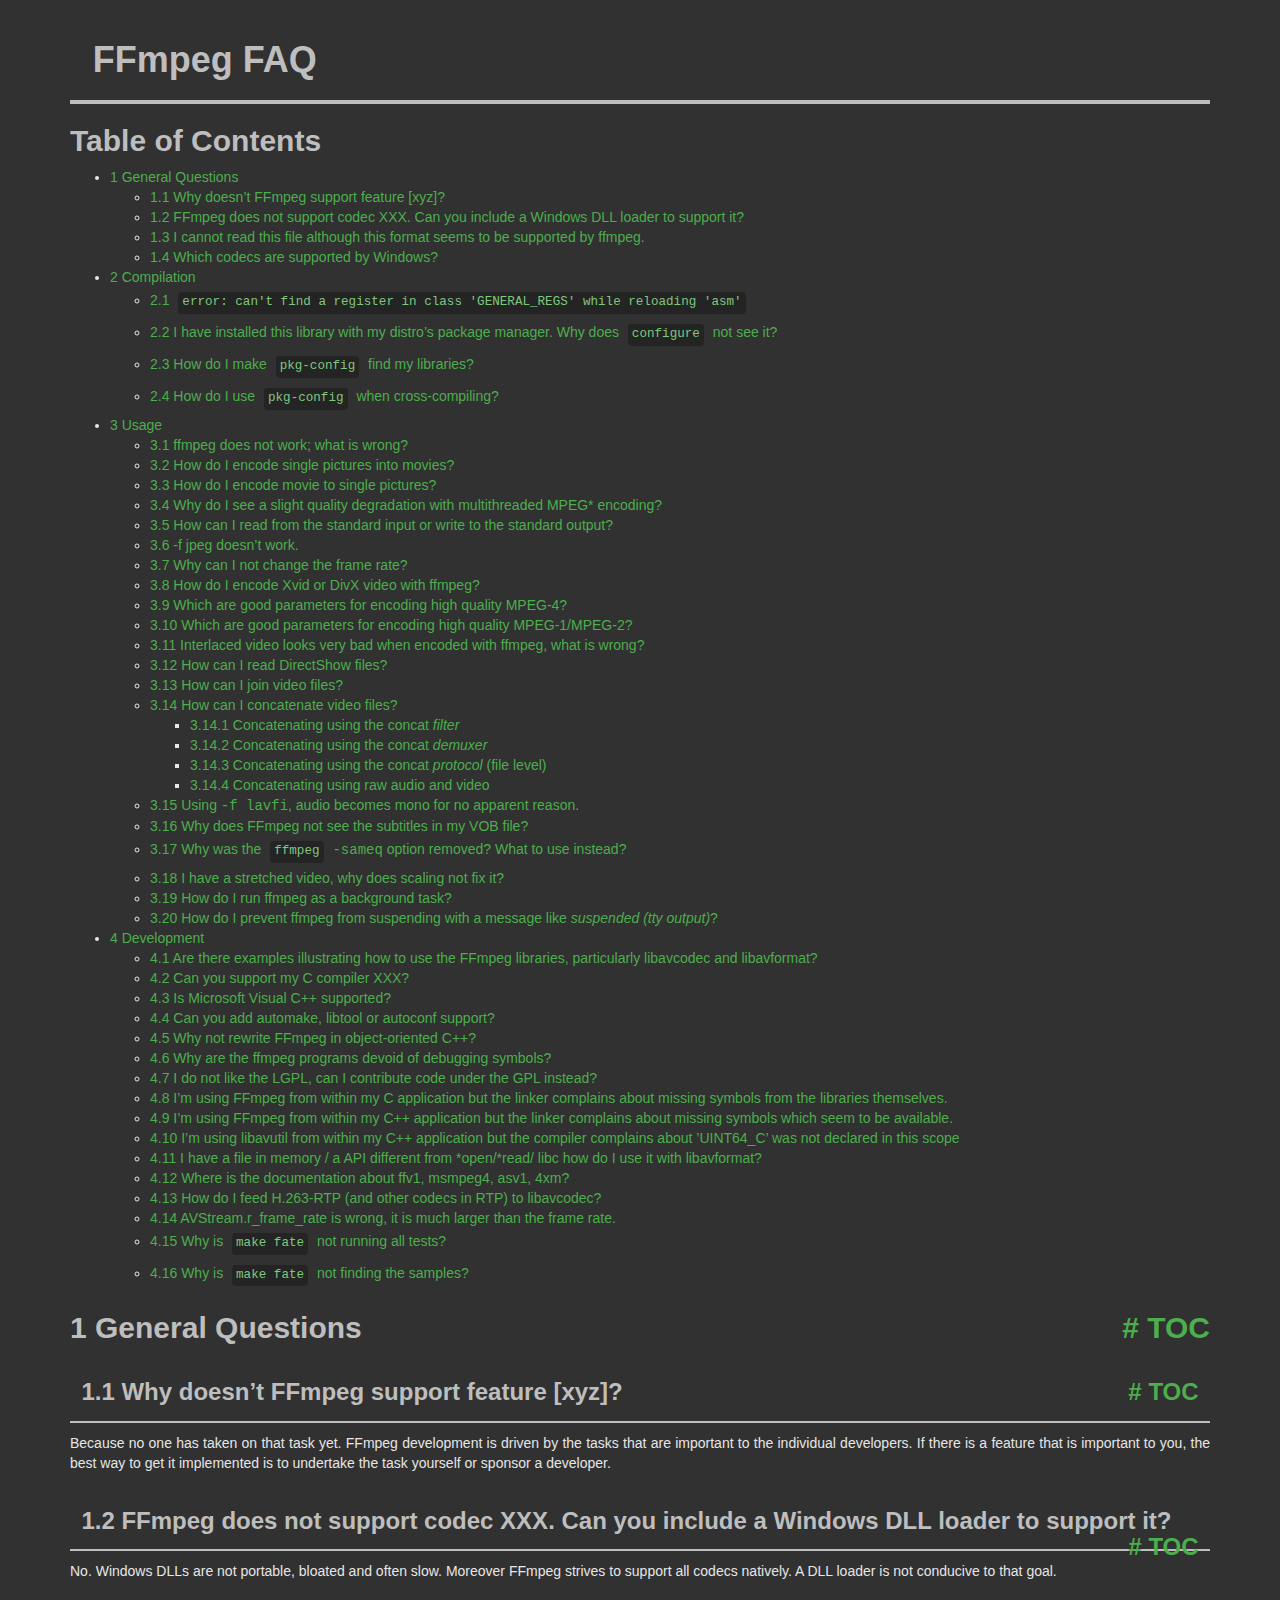
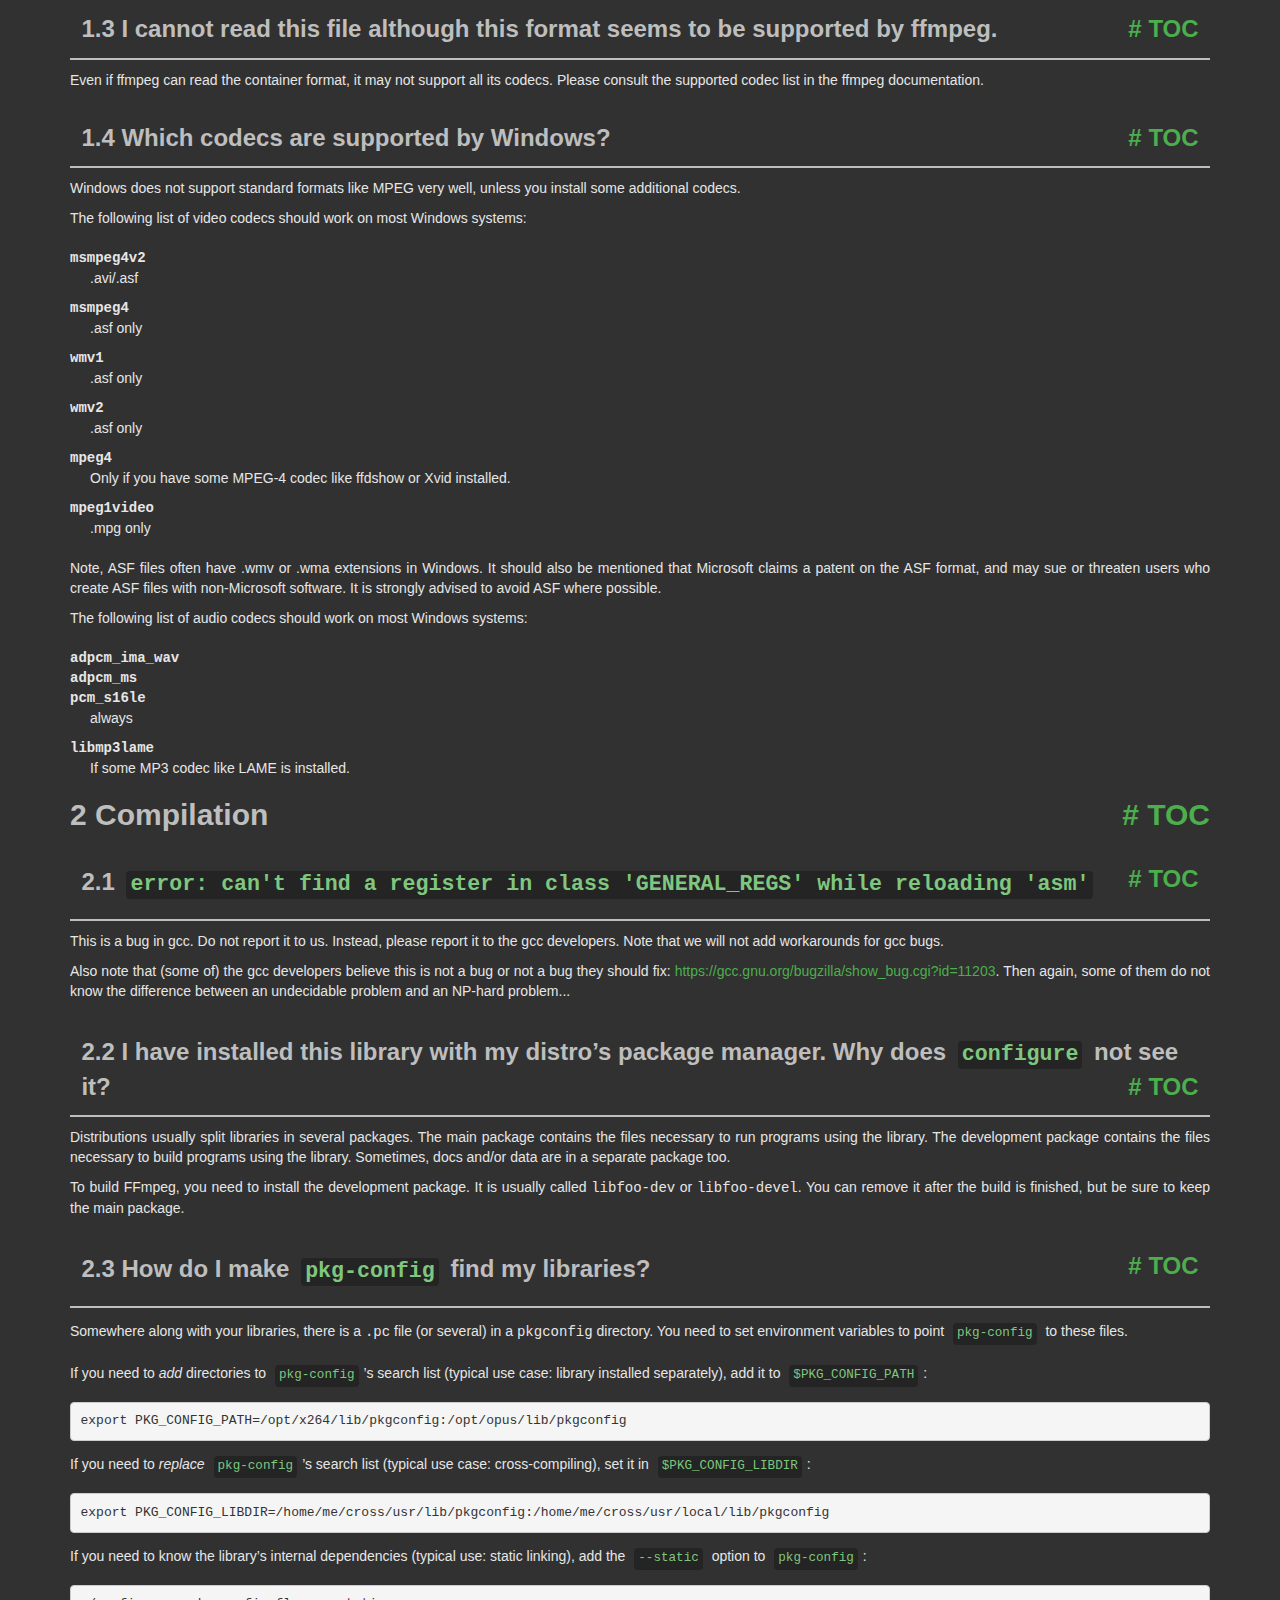
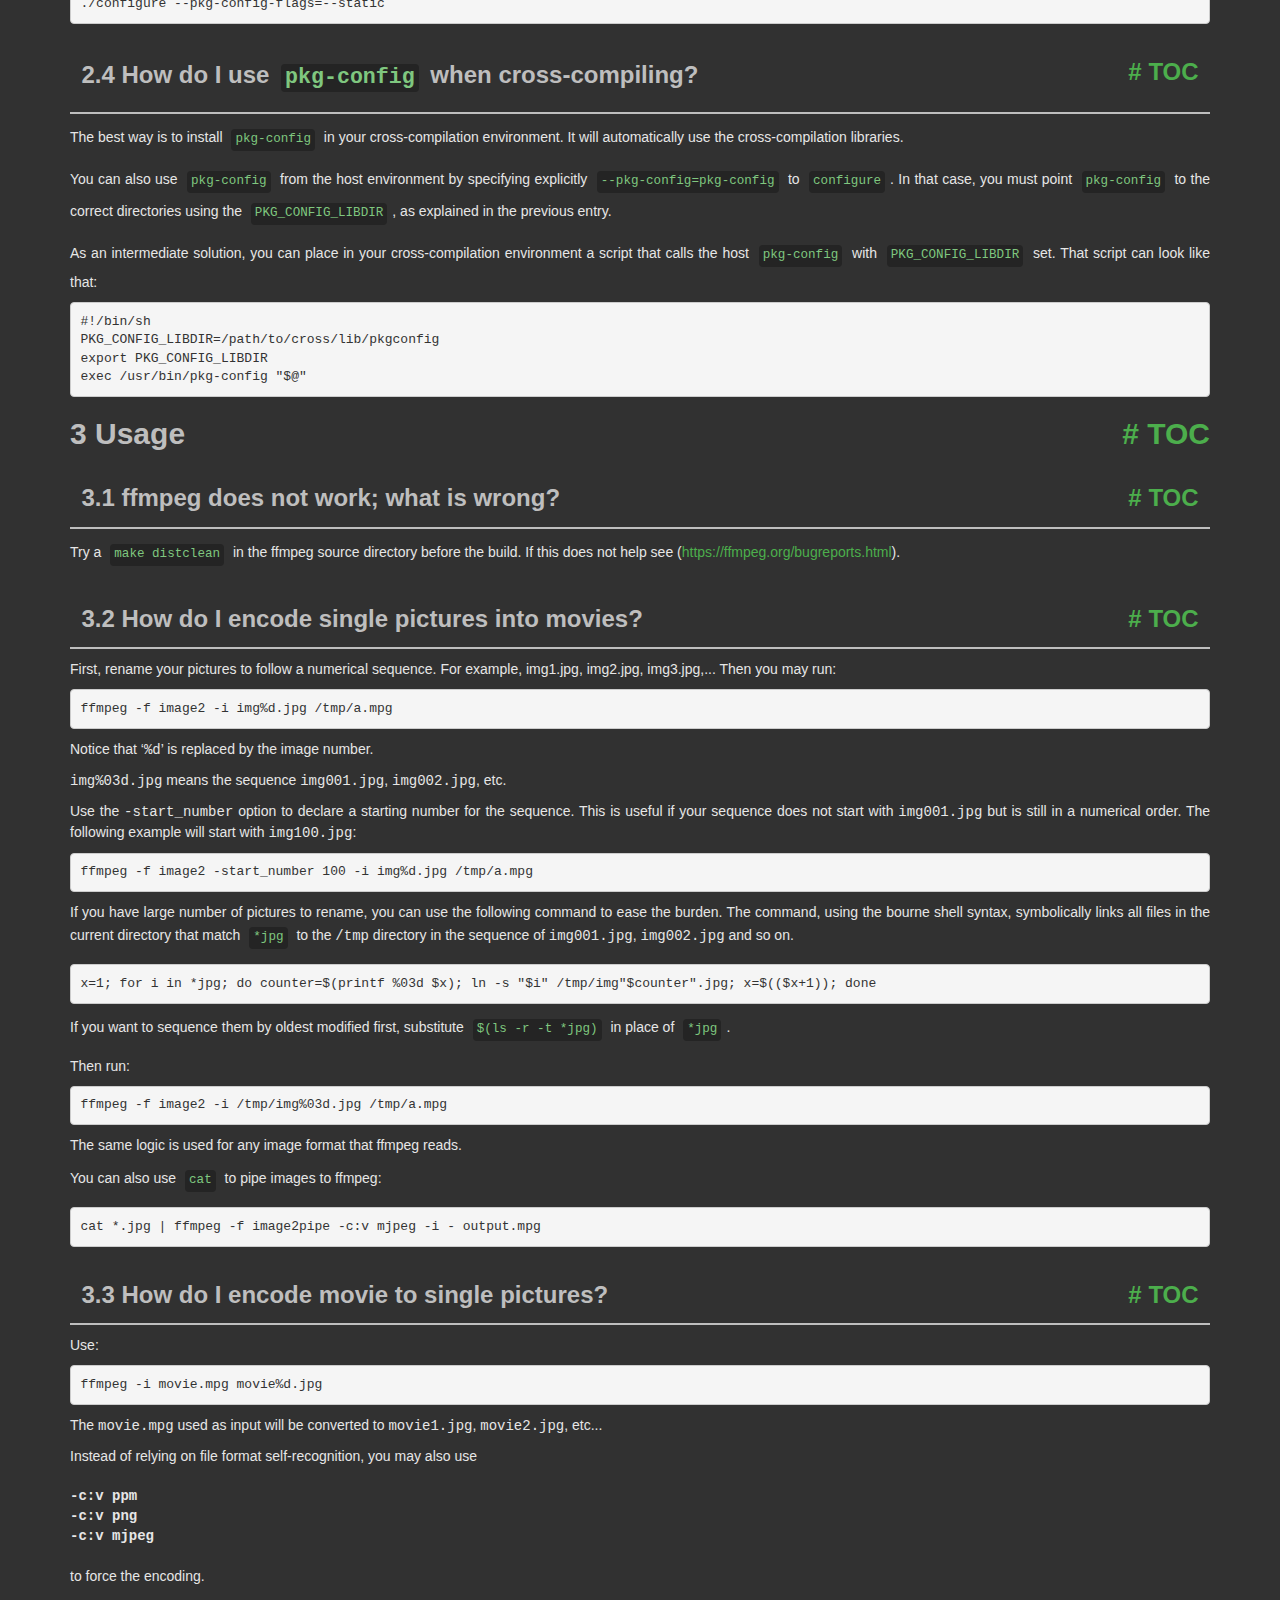
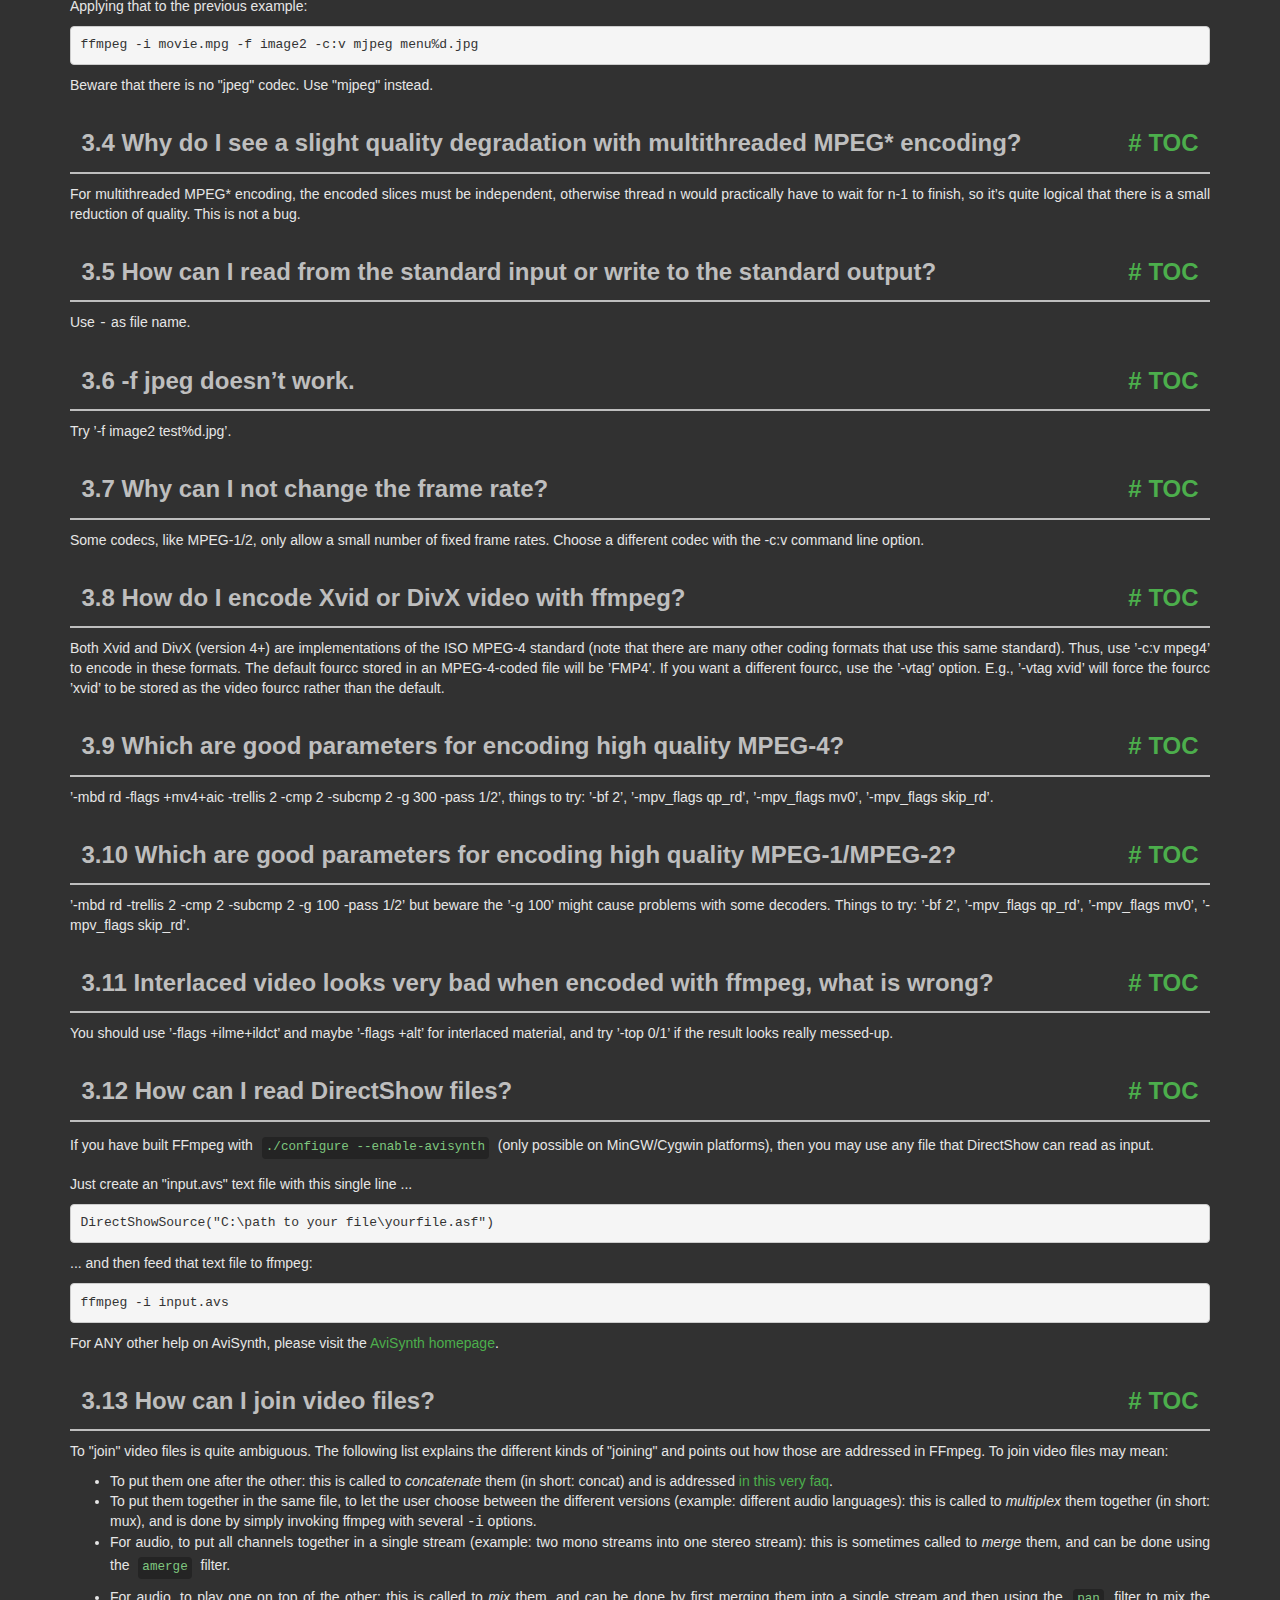
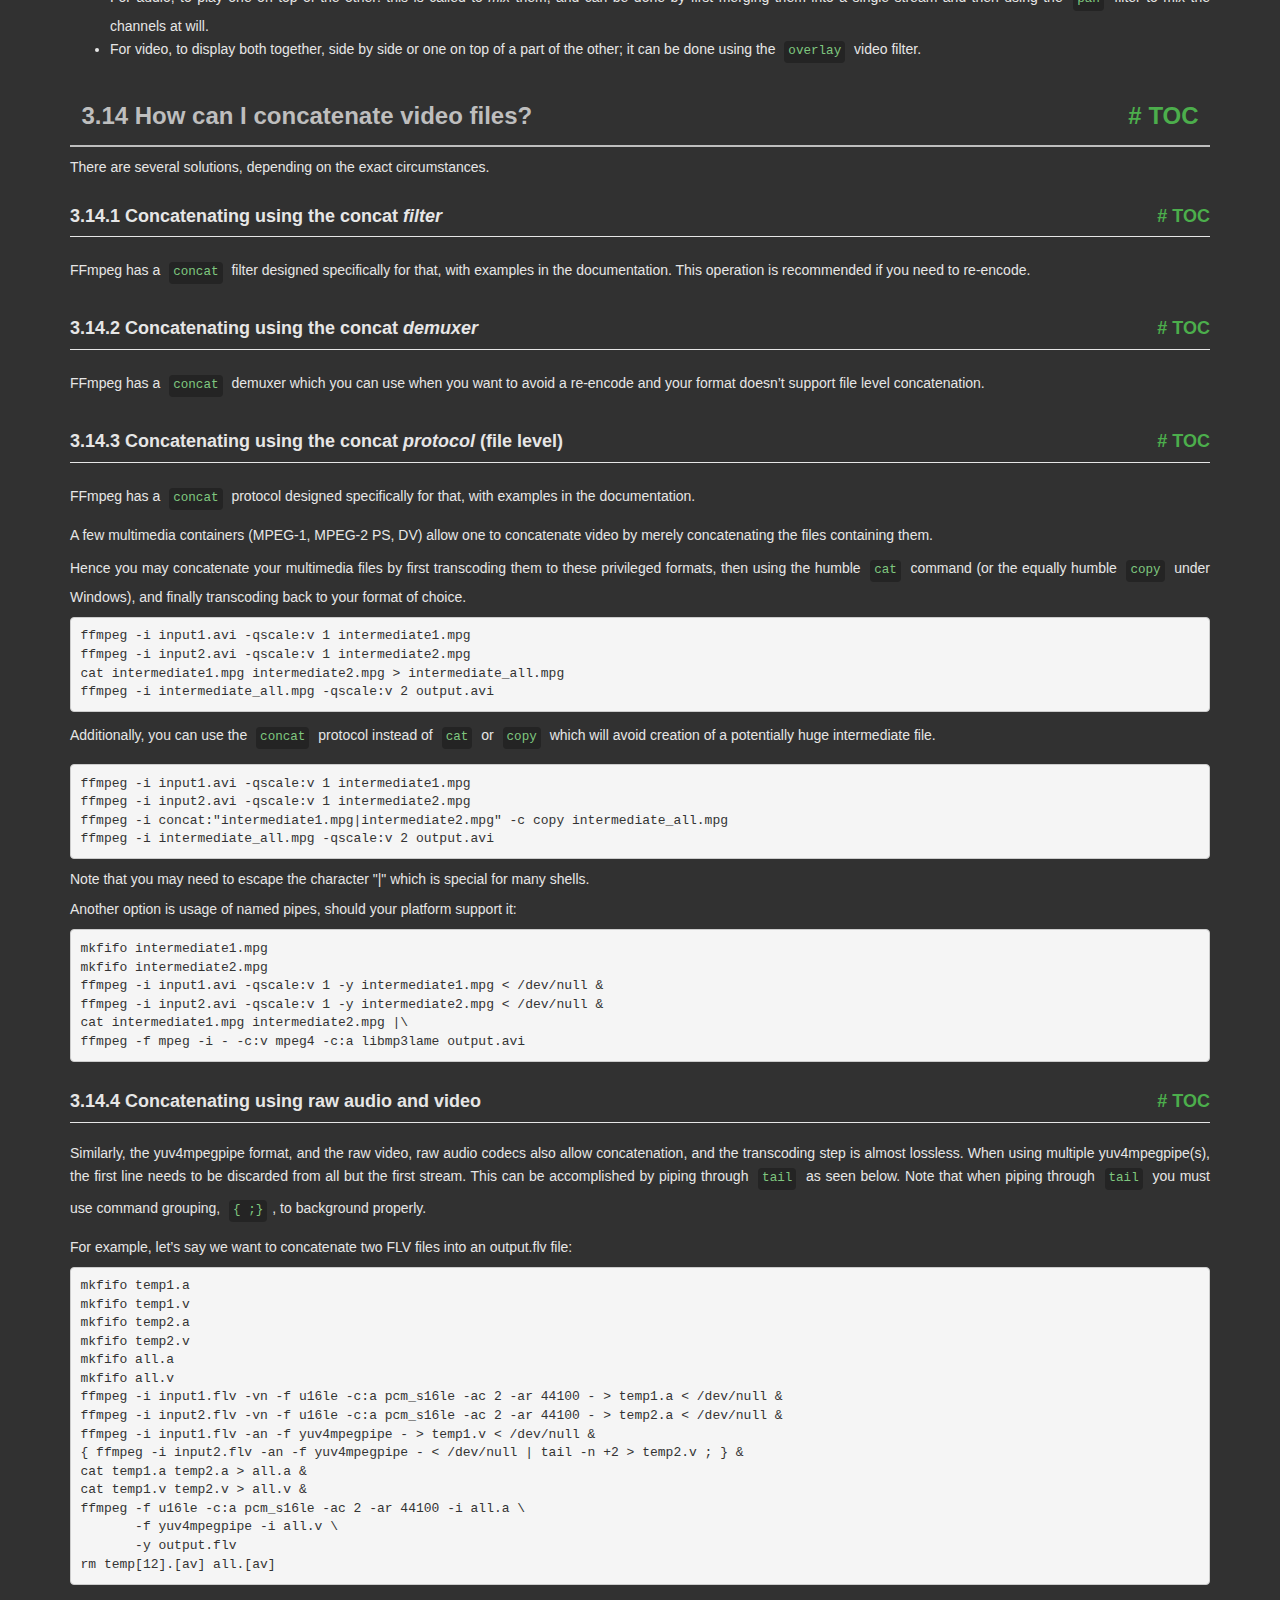
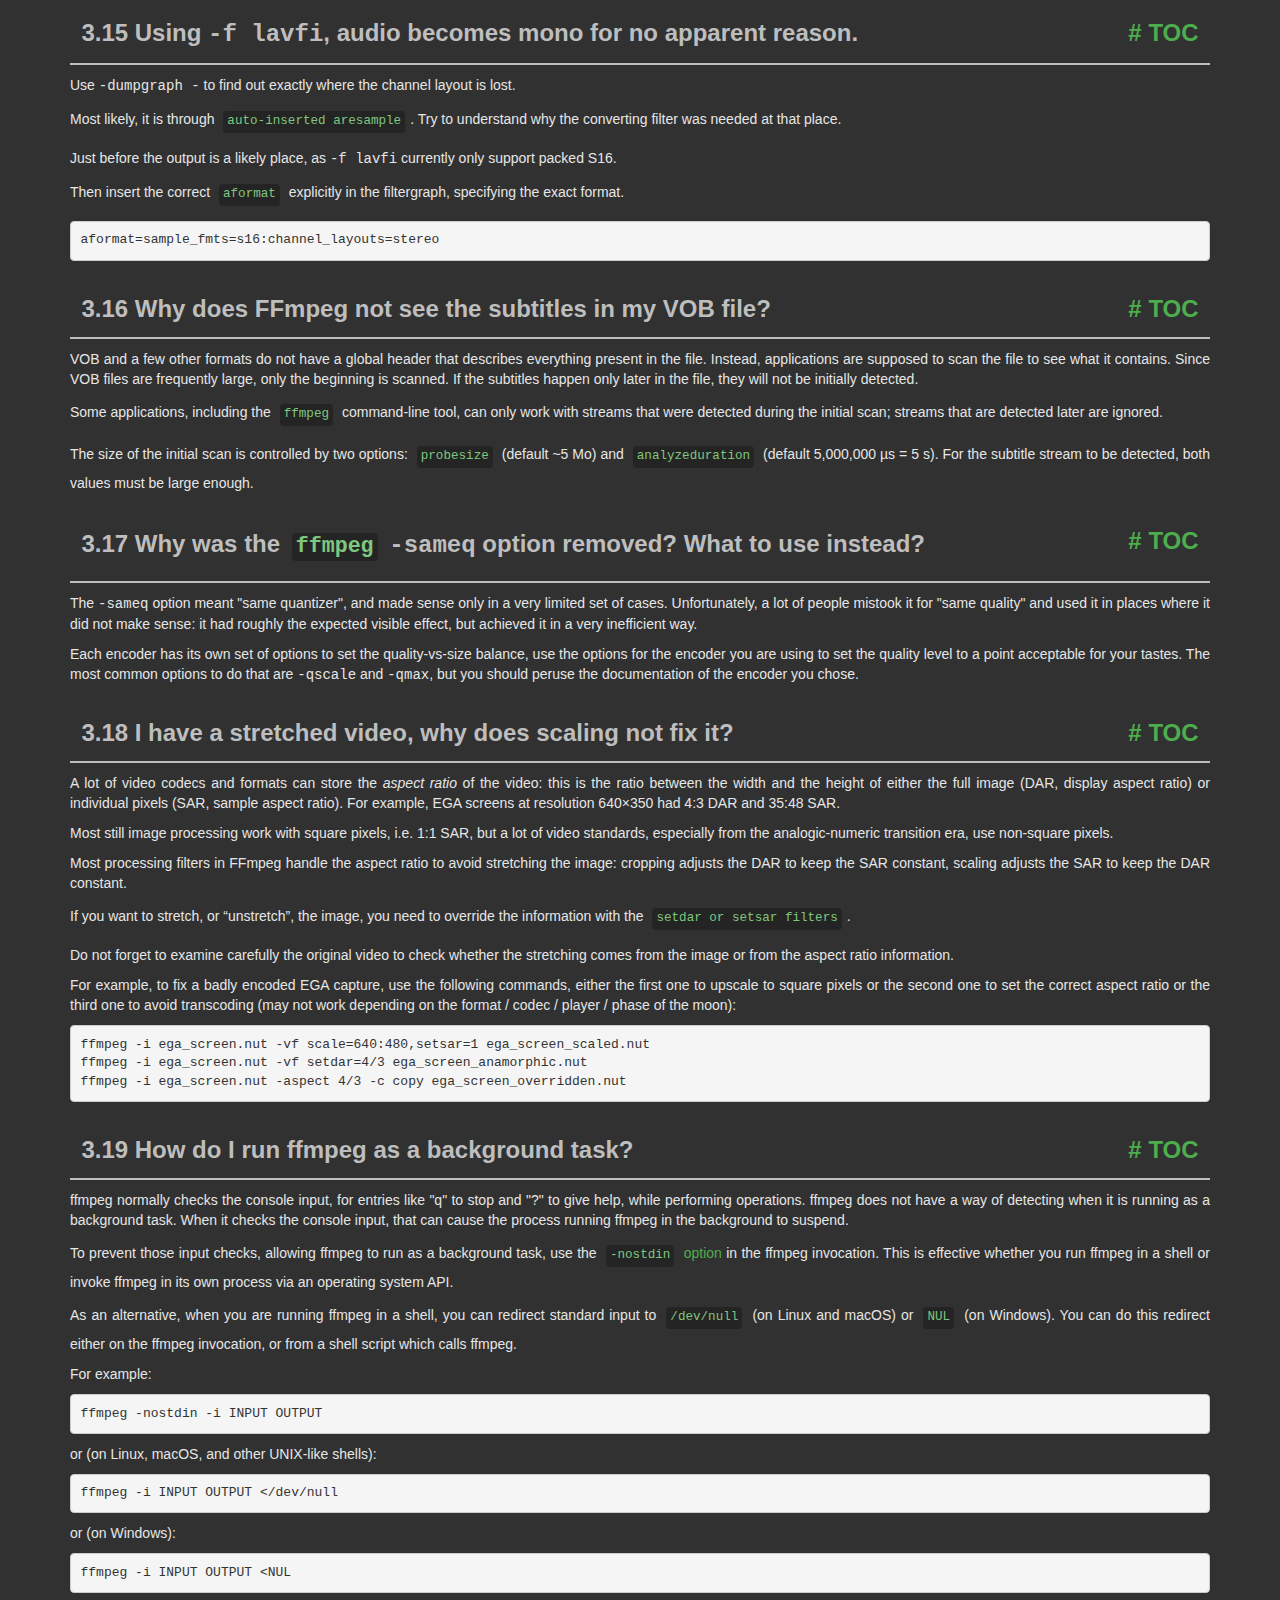
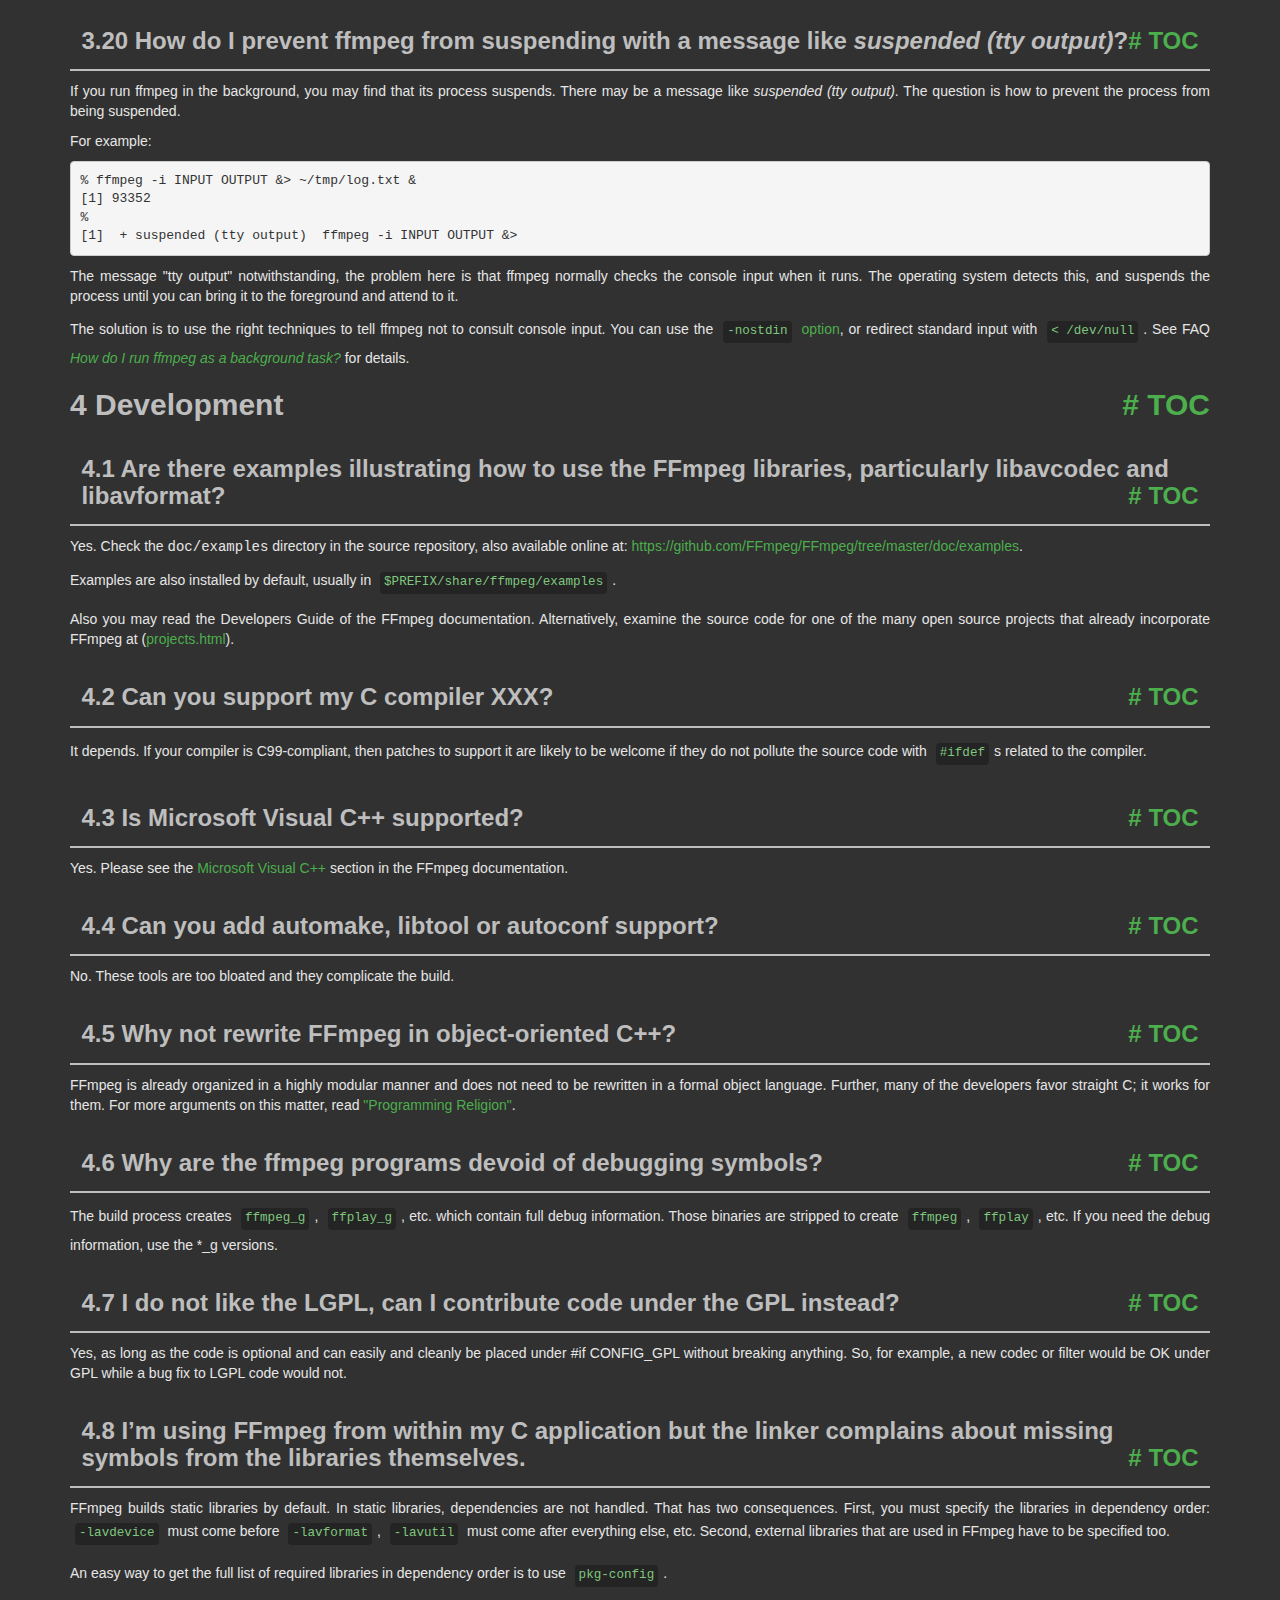
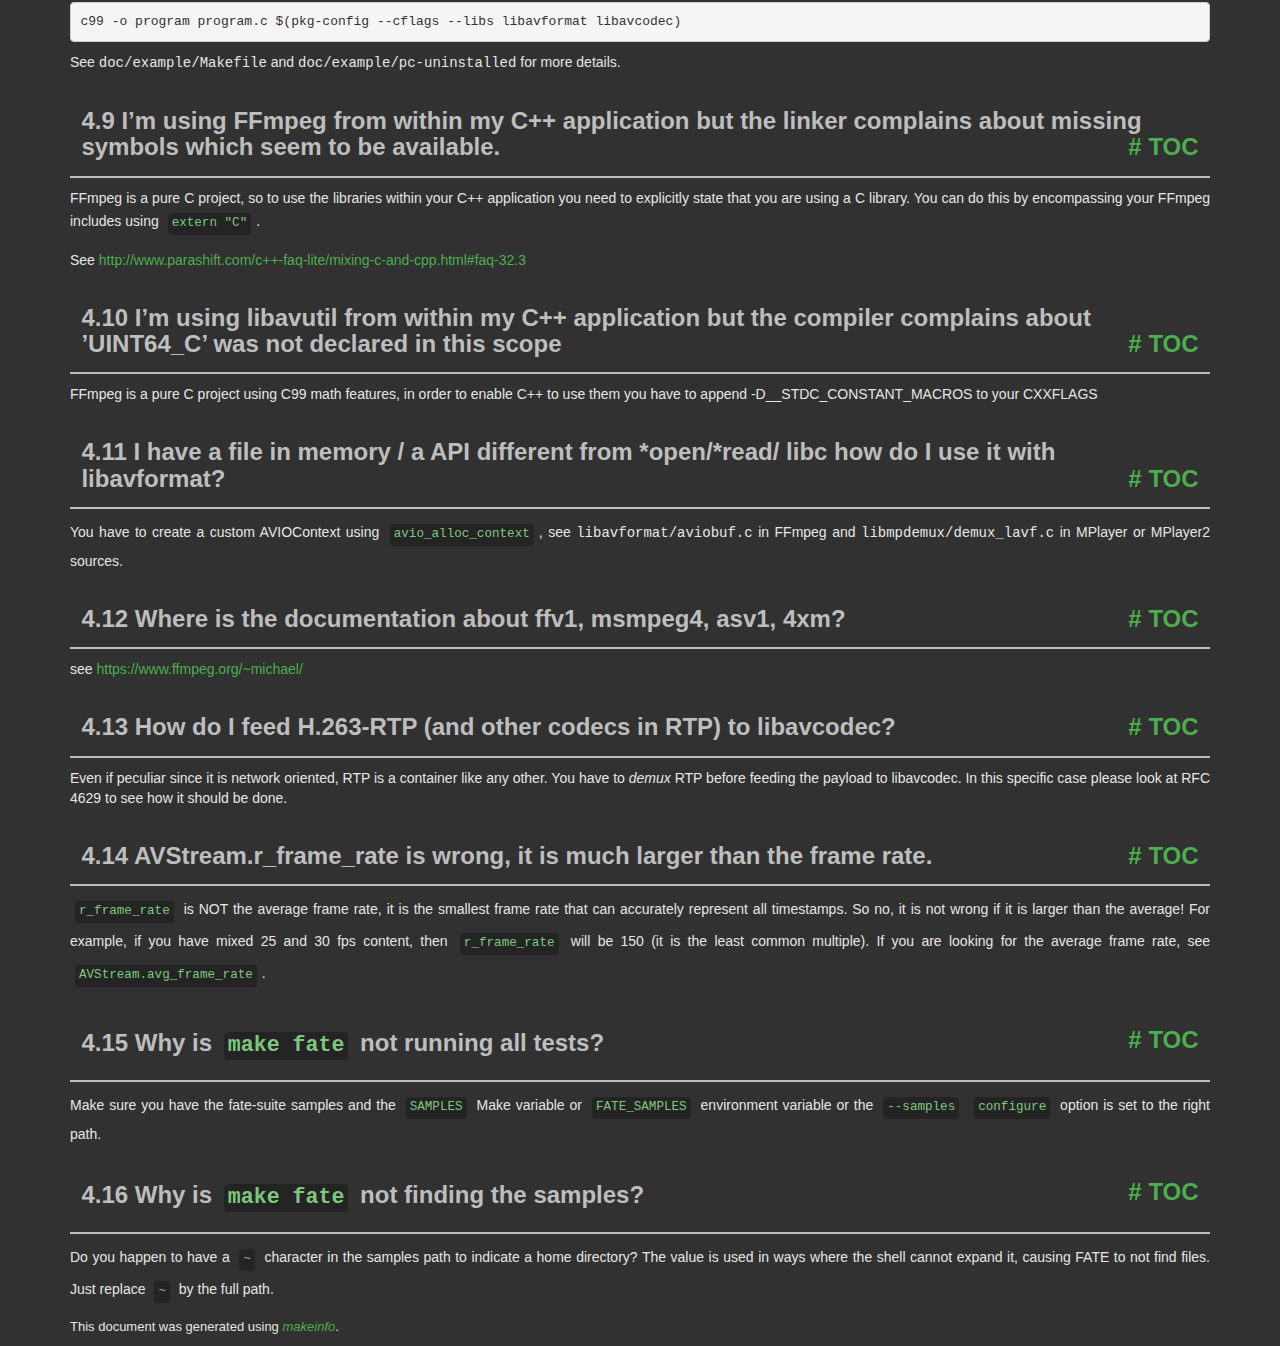
<file: backend/ffmpeg/ffmpeg-8.0-essentials_build/doc/faq.html>
<!DOCTYPE html PUBLIC "-//W3C//DTD HTML 4.01 Transitional//EN" "http://www.w3.org/TR/html4/loose.dtd">
<html>
<!-- Created by GNU Texinfo 7.2, https://www.gnu.org/software/texinfo/ -->
  <head>
    <meta charset="utf-8">
    <title>
      FFmpeg FAQ
    </title>
    <meta name="viewport" content="width=device-width,initial-scale=1.0">
    <link rel="stylesheet" type="text/css" href="bootstrap.min.css">
    <link rel="stylesheet" type="text/css" href="style.min.css">
  </head>
  <body>
    <div class="container">
      <h1>
      FFmpeg FAQ
      </h1>


<a name="SEC_Top"></a>

<div class="region-contents" id="SEC_Contents">
<h2 class="contents-heading">Table of Contents</h2>

<div class="contents">

<ul class="toc-numbered-mark">
  <li><a id="toc-General-Questions" href="#General-Questions">1 General Questions</a>
  <ul class="toc-numbered-mark">
    <li><a id="toc-Why-doesn_0027t-FFmpeg-support-feature-_005bxyz_005d_003f" href="#Why-doesn_0027t-FFmpeg-support-feature-_005bxyz_005d_003f">1.1 Why doesn&rsquo;t FFmpeg support feature [xyz]?</a></li>
    <li><a id="toc-FFmpeg-does-not-support-codec-XXX_002e-Can-you-include-a-Windows-DLL-loader-to-support-it_003f" href="#FFmpeg-does-not-support-codec-XXX_002e-Can-you-include-a-Windows-DLL-loader-to-support-it_003f">1.2 FFmpeg does not support codec XXX. Can you include a Windows DLL loader to support it?</a></li>
    <li><a id="toc-I-cannot-read-this-file-although-this-format-seems-to-be-supported-by-ffmpeg_002e" href="#I-cannot-read-this-file-although-this-format-seems-to-be-supported-by-ffmpeg_002e">1.3 I cannot read this file although this format seems to be supported by ffmpeg.</a></li>
    <li><a id="toc-Which-codecs-are-supported-by-Windows_003f" href="#Which-codecs-are-supported-by-Windows_003f">1.4 Which codecs are supported by Windows?</a></li>
  </ul></li>
  <li><a id="toc-Compilation" href="#Compilation">2 Compilation</a>
  <ul class="toc-numbered-mark">
    <li><a id="toc-error_003a-can_0027t-find-a-register-in-class-_0027GENERAL_005fREGS_0027-while-reloading-_0027asm_0027" href="#error_003a-can_0027t-find-a-register-in-class-_0027GENERAL_005fREGS_0027-while-reloading-_0027asm_0027">2.1 <code class="code">error: can't find a register in class 'GENERAL_REGS' while reloading 'asm'</code></a></li>
    <li><a id="toc-I-have-installed-this-library-with-my-distro_0027s-package-manager_002e-Why-does-configure-not-see-it_003f" href="#I-have-installed-this-library-with-my-distro_0027s-package-manager_002e-Why-does-configure-not-see-it_003f">2.2 I have installed this library with my distro&rsquo;s package manager. Why does <code class="command">configure</code> not see it?</a></li>
    <li><a id="toc-How-do-I-make-pkg_002dconfig-find-my-libraries_003f" href="#How-do-I-make-pkg_002dconfig-find-my-libraries_003f">2.3 How do I make <code class="command">pkg-config</code> find my libraries?</a></li>
    <li><a id="toc-How-do-I-use-pkg_002dconfig-when-cross_002dcompiling_003f" href="#How-do-I-use-pkg_002dconfig-when-cross_002dcompiling_003f">2.4 How do I use <code class="command">pkg-config</code> when cross-compiling?</a></li>
  </ul></li>
  <li><a id="toc-Usage" href="#Usage">3 Usage</a>
  <ul class="toc-numbered-mark">
    <li><a id="toc-ffmpeg-does-not-work_003b-what-is-wrong_003f" href="#ffmpeg-does-not-work_003b-what-is-wrong_003f">3.1 ffmpeg does not work; what is wrong?</a></li>
    <li><a id="toc-How-do-I-encode-single-pictures-into-movies_003f" href="#How-do-I-encode-single-pictures-into-movies_003f">3.2 How do I encode single pictures into movies?</a></li>
    <li><a id="toc-How-do-I-encode-movie-to-single-pictures_003f" href="#How-do-I-encode-movie-to-single-pictures_003f">3.3 How do I encode movie to single pictures?</a></li>
    <li><a id="toc-Why-do-I-see-a-slight-quality-degradation-with-multithreaded-MPEG_002a-encoding_003f" href="#Why-do-I-see-a-slight-quality-degradation-with-multithreaded-MPEG_002a-encoding_003f">3.4 Why do I see a slight quality degradation with multithreaded MPEG* encoding?</a></li>
    <li><a id="toc-How-can-I-read-from-the-standard-input-or-write-to-the-standard-output_003f" href="#How-can-I-read-from-the-standard-input-or-write-to-the-standard-output_003f">3.5 How can I read from the standard input or write to the standard output?</a></li>
    <li><a id="toc-_002df-jpeg-doesn_0027t-work_002e" href="#g_t_002df-jpeg-doesn_0027t-work_002e">3.6 -f jpeg doesn&rsquo;t work.</a></li>
    <li><a id="toc-Why-can-I-not-change-the-frame-rate_003f" href="#Why-can-I-not-change-the-frame-rate_003f">3.7 Why can I not change the frame rate?</a></li>
    <li><a id="toc-How-do-I-encode-Xvid-or-DivX-video-with-ffmpeg_003f" href="#How-do-I-encode-Xvid-or-DivX-video-with-ffmpeg_003f">3.8 How do I encode Xvid or DivX video with ffmpeg?</a></li>
    <li><a id="toc-Which-are-good-parameters-for-encoding-high-quality-MPEG_002d4_003f" href="#Which-are-good-parameters-for-encoding-high-quality-MPEG_002d4_003f">3.9 Which are good parameters for encoding high quality MPEG-4?</a></li>
    <li><a id="toc-Which-are-good-parameters-for-encoding-high-quality-MPEG_002d1_002fMPEG_002d2_003f" href="#Which-are-good-parameters-for-encoding-high-quality-MPEG_002d1_002fMPEG_002d2_003f">3.10 Which are good parameters for encoding high quality MPEG-1/MPEG-2?</a></li>
    <li><a id="toc-Interlaced-video-looks-very-bad-when-encoded-with-ffmpeg_002c-what-is-wrong_003f" href="#Interlaced-video-looks-very-bad-when-encoded-with-ffmpeg_002c-what-is-wrong_003f">3.11 Interlaced video looks very bad when encoded with ffmpeg, what is wrong?</a></li>
    <li><a id="toc-How-can-I-read-DirectShow-files_003f" href="#How-can-I-read-DirectShow-files_003f">3.12 How can I read DirectShow files?</a></li>
    <li><a id="toc-How-can-I-join-video-files_003f" href="#How-can-I-join-video-files_003f">3.13 How can I join video files?</a></li>
    <li><a id="toc-How-can-I-concatenate-video-files_003f" href="#How-can-I-concatenate-video-files_003f">3.14 How can I concatenate video files?</a>
    <ul class="toc-numbered-mark">
      <li><a id="toc-Concatenating-using-the-concat-filter" href="#Concatenating-using-the-concat-filter">3.14.1 Concatenating using the concat <em class="emph">filter</em></a></li>
      <li><a id="toc-Concatenating-using-the-concat-demuxer" href="#Concatenating-using-the-concat-demuxer">3.14.2 Concatenating using the concat <em class="emph">demuxer</em></a></li>
      <li><a id="toc-Concatenating-using-the-concat-protocol-_0028file-level_0029" href="#Concatenating-using-the-concat-protocol-_0028file-level_0029">3.14.3 Concatenating using the concat <em class="emph">protocol</em> (file level)</a></li>
      <li><a id="toc-Concatenating-using-raw-audio-and-video" href="#Concatenating-using-raw-audio-and-video">3.14.4 Concatenating using raw audio and video</a></li>
    </ul></li>
    <li><a id="toc-Using-_002df-lavfi_002c-audio-becomes-mono-for-no-apparent-reason_002e" href="#Using-_002df-lavfi_002c-audio-becomes-mono-for-no-apparent-reason_002e">3.15 Using <samp class="option">-f lavfi</samp>, audio becomes mono for no apparent reason.</a></li>
    <li><a id="toc-Why-does-FFmpeg-not-see-the-subtitles-in-my-VOB-file_003f" href="#Why-does-FFmpeg-not-see-the-subtitles-in-my-VOB-file_003f">3.16 Why does FFmpeg not see the subtitles in my VOB file?</a></li>
    <li><a id="toc-Why-was-the-ffmpeg-_002dsameq-option-removed_003f-What-to-use-instead_003f" href="#Why-was-the-ffmpeg-_002dsameq-option-removed_003f-What-to-use-instead_003f">3.17 Why was the <code class="command">ffmpeg</code> <samp class="option">-sameq</samp> option removed? What to use instead?</a></li>
    <li><a id="toc-I-have-a-stretched-video_002c-why-does-scaling-not-fix-it_003f" href="#I-have-a-stretched-video_002c-why-does-scaling-not-fix-it_003f">3.18 I have a stretched video, why does scaling not fix it?</a></li>
    <li><a id="toc-How-do-I-run-ffmpeg-as-a-background-task_003f" href="#How-do-I-run-ffmpeg-as-a-background-task_003f">3.19 How do I run ffmpeg as a background task?</a></li>
    <li><a id="toc-How-do-I-prevent-ffmpeg-from-suspending-with-a-message-like-suspended-_0028tty-output_0029_003f" href="#How-do-I-prevent-ffmpeg-from-suspending-with-a-message-like-suspended-_0028tty-output_0029_003f">3.20 How do I prevent ffmpeg from suspending with a message like <em class="emph">suspended (tty output)</em>?</a></li>
  </ul></li>
  <li><a id="toc-Development" href="#Development">4 Development</a>
  <ul class="toc-numbered-mark">
    <li><a id="toc-Are-there-examples-illustrating-how-to-use-the-FFmpeg-libraries_002c-particularly-libavcodec-and-libavformat_003f" href="#Are-there-examples-illustrating-how-to-use-the-FFmpeg-libraries_002c-particularly-libavcodec-and-libavformat_003f">4.1 Are there examples illustrating how to use the FFmpeg libraries, particularly libavcodec and libavformat?</a></li>
    <li><a id="toc-Can-you-support-my-C-compiler-XXX_003f" href="#Can-you-support-my-C-compiler-XXX_003f">4.2 Can you support my C compiler XXX?</a></li>
    <li><a id="toc-Is-Microsoft-Visual-C_002b_002b-supported_003f" href="#Is-Microsoft-Visual-C_002b_002b-supported_003f">4.3 Is Microsoft Visual C++ supported?</a></li>
    <li><a id="toc-Can-you-add-automake_002c-libtool-or-autoconf-support_003f" href="#Can-you-add-automake_002c-libtool-or-autoconf-support_003f">4.4 Can you add automake, libtool or autoconf support?</a></li>
    <li><a id="toc-Why-not-rewrite-FFmpeg-in-object_002doriented-C_002b_002b_003f" href="#Why-not-rewrite-FFmpeg-in-object_002doriented-C_002b_002b_003f">4.5 Why not rewrite FFmpeg in object-oriented C++?</a></li>
    <li><a id="toc-Why-are-the-ffmpeg-programs-devoid-of-debugging-symbols_003f" href="#Why-are-the-ffmpeg-programs-devoid-of-debugging-symbols_003f">4.6 Why are the ffmpeg programs devoid of debugging symbols?</a></li>
    <li><a id="toc-I-do-not-like-the-LGPL_002c-can-I-contribute-code-under-the-GPL-instead_003f" href="#I-do-not-like-the-LGPL_002c-can-I-contribute-code-under-the-GPL-instead_003f">4.7 I do not like the LGPL, can I contribute code under the GPL instead?</a></li>
    <li><a id="toc-I_0027m-using-FFmpeg-from-within-my-C-application-but-the-linker-complains-about-missing-symbols-from-the-libraries-themselves_002e" href="#I_0027m-using-FFmpeg-from-within-my-C-application-but-the-linker-complains-about-missing-symbols-from-the-libraries-themselves_002e">4.8 I&rsquo;m using FFmpeg from within my C application but the linker complains about missing symbols from the libraries themselves.</a></li>
    <li><a id="toc-I_0027m-using-FFmpeg-from-within-my-C_002b_002b-application-but-the-linker-complains-about-missing-symbols-which-seem-to-be-available_002e" href="#I_0027m-using-FFmpeg-from-within-my-C_002b_002b-application-but-the-linker-complains-about-missing-symbols-which-seem-to-be-available_002e">4.9 I&rsquo;m using FFmpeg from within my C++ application but the linker complains about missing symbols which seem to be available.</a></li>
    <li><a id="toc-I_0027m-using-libavutil-from-within-my-C_002b_002b-application-but-the-compiler-complains-about-_0027UINT64_005fC_0027-was-not-declared-in-this-scope" href="#I_0027m-using-libavutil-from-within-my-C_002b_002b-application-but-the-compiler-complains-about-_0027UINT64_005fC_0027-was-not-declared-in-this-scope">4.10 I&rsquo;m using libavutil from within my C++ application but the compiler complains about &rsquo;UINT64_C&rsquo; was not declared in this scope</a></li>
    <li><a id="toc-I-have-a-file-in-memory-_002f-a-API-different-from-_002aopen_002f_002aread_002f-libc-how-do-I-use-it-with-libavformat_003f" href="#I-have-a-file-in-memory-_002f-a-API-different-from-_002aopen_002f_002aread_002f-libc-how-do-I-use-it-with-libavformat_003f">4.11 I have a file in memory / a API different from *open/*read/ libc how do I use it with libavformat?</a></li>
    <li><a id="toc-Where-is-the-documentation-about-ffv1_002c-msmpeg4_002c-asv1_002c-4xm_003f" href="#Where-is-the-documentation-about-ffv1_002c-msmpeg4_002c-asv1_002c-4xm_003f">4.12 Where is the documentation about ffv1, msmpeg4, asv1, 4xm?</a></li>
    <li><a id="toc-How-do-I-feed-H_002e263_002dRTP-_0028and-other-codecs-in-RTP_0029-to-libavcodec_003f" href="#How-do-I-feed-H_002e263_002dRTP-_0028and-other-codecs-in-RTP_0029-to-libavcodec_003f">4.13 How do I feed H.263-RTP (and other codecs in RTP) to libavcodec?</a></li>
    <li><a id="toc-AVStream_002er_005fframe_005frate-is-wrong_002c-it-is-much-larger-than-the-frame-rate_002e" href="#AVStream_002er_005fframe_005frate-is-wrong_002c-it-is-much-larger-than-the-frame-rate_002e">4.14 AVStream.r_frame_rate is wrong, it is much larger than the frame rate.</a></li>
    <li><a id="toc-Why-is-make-fate-not-running-all-tests_003f" href="#Why-is-make-fate-not-running-all-tests_003f">4.15 Why is <code class="code">make fate</code> not running all tests?</a></li>
    <li><a id="toc-Why-is-make-fate-not-finding-the-samples_003f" href="#Why-is-make-fate-not-finding-the-samples_003f">4.16 Why is <code class="code">make fate</code> not finding the samples?</a></li>
  </ul></li>
</ul>
</div>
</div>

<a name="General-Questions"></a>
<h2 class="chapter">1 General Questions<span class="pull-right"><a class="anchor hidden-xs" href="#General-Questions" aria-hidden="true">#</a> <a class="anchor hidden-xs"href="#toc-General-Questions" aria-hidden="true">TOC</a></span></h2>

<a name="Why-doesn_0027t-FFmpeg-support-feature-_005bxyz_005d_003f"></a>
<h3 class="section">1.1 Why doesn&rsquo;t FFmpeg support feature [xyz]?<span class="pull-right"><a class="anchor hidden-xs" href="#Why-doesn_0027t-FFmpeg-support-feature-_005bxyz_005d_003f" aria-hidden="true">#</a> <a class="anchor hidden-xs"href="#toc-Why-doesn_0027t-FFmpeg-support-feature-_005bxyz_005d_003f" aria-hidden="true">TOC</a></span></h3>

<p>Because no one has taken on that task yet. FFmpeg development is
driven by the tasks that are important to the individual developers.
If there is a feature that is important to you, the best way to get
it implemented is to undertake the task yourself or sponsor a developer.
</p>
<a name="FFmpeg-does-not-support-codec-XXX_002e-Can-you-include-a-Windows-DLL-loader-to-support-it_003f"></a>
<h3 class="section">1.2 FFmpeg does not support codec XXX. Can you include a Windows DLL loader to support it?<span class="pull-right"><a class="anchor hidden-xs" href="#FFmpeg-does-not-support-codec-XXX_002e-Can-you-include-a-Windows-DLL-loader-to-support-it_003f" aria-hidden="true">#</a> <a class="anchor hidden-xs"href="#toc-FFmpeg-does-not-support-codec-XXX_002e-Can-you-include-a-Windows-DLL-loader-to-support-it_003f" aria-hidden="true">TOC</a></span></h3>

<p>No. Windows DLLs are not portable, bloated and often slow.
Moreover FFmpeg strives to support all codecs natively.
A DLL loader is not conducive to that goal.
</p>
<a name="I-cannot-read-this-file-although-this-format-seems-to-be-supported-by-ffmpeg_002e"></a>
<h3 class="section">1.3 I cannot read this file although this format seems to be supported by ffmpeg.<span class="pull-right"><a class="anchor hidden-xs" href="#I-cannot-read-this-file-although-this-format-seems-to-be-supported-by-ffmpeg_002e" aria-hidden="true">#</a> <a class="anchor hidden-xs"href="#toc-I-cannot-read-this-file-although-this-format-seems-to-be-supported-by-ffmpeg_002e" aria-hidden="true">TOC</a></span></h3>

<p>Even if ffmpeg can read the container format, it may not support all its
codecs. Please consult the supported codec list in the ffmpeg
documentation.
</p>
<a name="Which-codecs-are-supported-by-Windows_003f"></a>
<h3 class="section">1.4 Which codecs are supported by Windows?<span class="pull-right"><a class="anchor hidden-xs" href="#Which-codecs-are-supported-by-Windows_003f" aria-hidden="true">#</a> <a class="anchor hidden-xs"href="#toc-Which-codecs-are-supported-by-Windows_003f" aria-hidden="true">TOC</a></span></h3>

<p>Windows does not support standard formats like MPEG very well, unless you
install some additional codecs.
</p>
<p>The following list of video codecs should work on most Windows systems:
</p><dl class="table">
<dt><samp class="option">msmpeg4v2</samp></dt>
<dd><p>.avi/.asf
</p></dd>
<dt><samp class="option">msmpeg4</samp></dt>
<dd><p>.asf only
</p></dd>
<dt><samp class="option">wmv1</samp></dt>
<dd><p>.asf only
</p></dd>
<dt><samp class="option">wmv2</samp></dt>
<dd><p>.asf only
</p></dd>
<dt><samp class="option">mpeg4</samp></dt>
<dd><p>Only if you have some MPEG-4 codec like ffdshow or Xvid installed.
</p></dd>
<dt><samp class="option">mpeg1video</samp></dt>
<dd><p>.mpg only
</p></dd>
</dl>
<p>Note, ASF files often have .wmv or .wma extensions in Windows. It should also
be mentioned that Microsoft claims a patent on the ASF format, and may sue
or threaten users who create ASF files with non-Microsoft software. It is
strongly advised to avoid ASF where possible.
</p>
<p>The following list of audio codecs should work on most Windows systems:
</p><dl class="table">
<dt><samp class="option">adpcm_ima_wav</samp></dt>
<dt><samp class="option">adpcm_ms</samp></dt>
<dt><samp class="option">pcm_s16le</samp></dt>
<dd><p>always
</p></dd>
<dt><samp class="option">libmp3lame</samp></dt>
<dd><p>If some MP3 codec like LAME is installed.
</p></dd>
</dl>


<a name="Compilation"></a>
<h2 class="chapter">2 Compilation<span class="pull-right"><a class="anchor hidden-xs" href="#Compilation" aria-hidden="true">#</a> <a class="anchor hidden-xs"href="#toc-Compilation" aria-hidden="true">TOC</a></span></h2>

<a name="error_003a-can_0027t-find-a-register-in-class-_0027GENERAL_005fREGS_0027-while-reloading-_0027asm_0027"></a>
<h3 class="section">2.1 <code class="code">error: can't find a register in class 'GENERAL_REGS' while reloading 'asm'</code><span class="pull-right"><a class="anchor hidden-xs" href="#error_003a-can_0027t-find-a-register-in-class-_0027GENERAL_005fREGS_0027-while-reloading-_0027asm_0027" aria-hidden="true">#</a> <a class="anchor hidden-xs"href="#toc-error_003a-can_0027t-find-a-register-in-class-_0027GENERAL_005fREGS_0027-while-reloading-_0027asm_0027" aria-hidden="true">TOC</a></span></h3>

<p>This is a bug in gcc. Do not report it to us. Instead, please report it to
the gcc developers. Note that we will not add workarounds for gcc bugs.
</p>
<p>Also note that (some of) the gcc developers believe this is not a bug or
not a bug they should fix:
<a class="url" href="https://gcc.gnu.org/bugzilla/show_bug.cgi?id=11203">https://gcc.gnu.org/bugzilla/show_bug.cgi?id=11203</a>.
Then again, some of them do not know the difference between an undecidable
problem and an NP-hard problem...
</p>
<a name="I-have-installed-this-library-with-my-distro_0027s-package-manager_002e-Why-does-configure-not-see-it_003f"></a>
<h3 class="section">2.2 I have installed this library with my distro&rsquo;s package manager. Why does <code class="command">configure</code> not see it?<span class="pull-right"><a class="anchor hidden-xs" href="#I-have-installed-this-library-with-my-distro_0027s-package-manager_002e-Why-does-configure-not-see-it_003f" aria-hidden="true">#</a> <a class="anchor hidden-xs"href="#toc-I-have-installed-this-library-with-my-distro_0027s-package-manager_002e-Why-does-configure-not-see-it_003f" aria-hidden="true">TOC</a></span></h3>

<p>Distributions usually split libraries in several packages. The main package
contains the files necessary to run programs using the library. The
development package contains the files necessary to build programs using the
library. Sometimes, docs and/or data are in a separate package too.
</p>
<p>To build FFmpeg, you need to install the development package. It is usually
called <samp class="file">libfoo-dev</samp> or <samp class="file">libfoo-devel</samp>. You can remove it after the
build is finished, but be sure to keep the main package.
</p>
<a name="How-do-I-make-pkg_002dconfig-find-my-libraries_003f"></a>
<h3 class="section">2.3 How do I make <code class="command">pkg-config</code> find my libraries?<span class="pull-right"><a class="anchor hidden-xs" href="#How-do-I-make-pkg_002dconfig-find-my-libraries_003f" aria-hidden="true">#</a> <a class="anchor hidden-xs"href="#toc-How-do-I-make-pkg_002dconfig-find-my-libraries_003f" aria-hidden="true">TOC</a></span></h3>

<p>Somewhere along with your libraries, there is a <samp class="file">.pc</samp> file (or several)
in a <samp class="file">pkgconfig</samp> directory. You need to set environment variables to
point <code class="command">pkg-config</code> to these files.
</p>
<p>If you need to <em class="emph">add</em> directories to <code class="command">pkg-config</code>&rsquo;s search list
(typical use case: library installed separately), add it to
<code class="code">$PKG_CONFIG_PATH</code>:
</p>
<div class="example">
<pre class="example-preformatted">export PKG_CONFIG_PATH=/opt/x264/lib/pkgconfig:/opt/opus/lib/pkgconfig
</pre></div>

<p>If you need to <em class="emph">replace</em> <code class="command">pkg-config</code>&rsquo;s search list
(typical use case: cross-compiling), set it in
<code class="code">$PKG_CONFIG_LIBDIR</code>:
</p>
<div class="example">
<pre class="example-preformatted">export PKG_CONFIG_LIBDIR=/home/me/cross/usr/lib/pkgconfig:/home/me/cross/usr/local/lib/pkgconfig
</pre></div>

<p>If you need to know the library&rsquo;s internal dependencies (typical use: static
linking), add the <code class="code">--static</code> option to <code class="command">pkg-config</code>:
</p>
<div class="example">
<pre class="example-preformatted">./configure --pkg-config-flags=--static
</pre></div>

<a name="How-do-I-use-pkg_002dconfig-when-cross_002dcompiling_003f"></a>
<h3 class="section">2.4 How do I use <code class="command">pkg-config</code> when cross-compiling?<span class="pull-right"><a class="anchor hidden-xs" href="#How-do-I-use-pkg_002dconfig-when-cross_002dcompiling_003f" aria-hidden="true">#</a> <a class="anchor hidden-xs"href="#toc-How-do-I-use-pkg_002dconfig-when-cross_002dcompiling_003f" aria-hidden="true">TOC</a></span></h3>

<p>The best way is to install <code class="command">pkg-config</code> in your cross-compilation
environment. It will automatically use the cross-compilation libraries.
</p>
<p>You can also use <code class="command">pkg-config</code> from the host environment by
specifying explicitly <code class="code">--pkg-config=pkg-config</code> to <code class="command">configure</code>.
In that case, you must point <code class="command">pkg-config</code> to the correct directories
using the <code class="code">PKG_CONFIG_LIBDIR</code>, as explained in the previous entry.
</p>
<p>As an intermediate solution, you can place in your cross-compilation
environment a script that calls the host <code class="command">pkg-config</code> with
<code class="code">PKG_CONFIG_LIBDIR</code> set. That script can look like that:
</p>
<div class="example">
<pre class="example-preformatted">#!/bin/sh
PKG_CONFIG_LIBDIR=/path/to/cross/lib/pkgconfig
export PKG_CONFIG_LIBDIR
exec /usr/bin/pkg-config &quot;$@&quot;
</pre></div>

<a name="Usage"></a>
<h2 class="chapter">3 Usage<span class="pull-right"><a class="anchor hidden-xs" href="#Usage" aria-hidden="true">#</a> <a class="anchor hidden-xs"href="#toc-Usage" aria-hidden="true">TOC</a></span></h2>

<a name="ffmpeg-does-not-work_003b-what-is-wrong_003f"></a>
<h3 class="section">3.1 ffmpeg does not work; what is wrong?<span class="pull-right"><a class="anchor hidden-xs" href="#ffmpeg-does-not-work_003b-what-is-wrong_003f" aria-hidden="true">#</a> <a class="anchor hidden-xs"href="#toc-ffmpeg-does-not-work_003b-what-is-wrong_003f" aria-hidden="true">TOC</a></span></h3>

<p>Try a <code class="code">make distclean</code> in the ffmpeg source directory before the build.
If this does not help see
(<a class="url" href="https://ffmpeg.org/bugreports.html">https://ffmpeg.org/bugreports.html</a>).
</p>
<a name="How-do-I-encode-single-pictures-into-movies_003f"></a>
<h3 class="section">3.2 How do I encode single pictures into movies?<span class="pull-right"><a class="anchor hidden-xs" href="#How-do-I-encode-single-pictures-into-movies_003f" aria-hidden="true">#</a> <a class="anchor hidden-xs"href="#toc-How-do-I-encode-single-pictures-into-movies_003f" aria-hidden="true">TOC</a></span></h3>

<p>First, rename your pictures to follow a numerical sequence.
For example, img1.jpg, img2.jpg, img3.jpg,...
Then you may run:
</p>
<div class="example">
<pre class="example-preformatted">ffmpeg -f image2 -i img%d.jpg /tmp/a.mpg
</pre></div>

<p>Notice that &lsquo;<samp class="samp">%d</samp>&rsquo; is replaced by the image number.
</p>
<p><samp class="file">img%03d.jpg</samp> means the sequence <samp class="file">img001.jpg</samp>, <samp class="file">img002.jpg</samp>, etc.
</p>
<p>Use the <samp class="option">-start_number</samp> option to declare a starting number for
the sequence. This is useful if your sequence does not start with
<samp class="file">img001.jpg</samp> but is still in a numerical order. The following
example will start with <samp class="file">img100.jpg</samp>:
</p>
<div class="example">
<pre class="example-preformatted">ffmpeg -f image2 -start_number 100 -i img%d.jpg /tmp/a.mpg
</pre></div>

<p>If you have large number of pictures to rename, you can use the
following command to ease the burden. The command, using the bourne
shell syntax, symbolically links all files in the current directory
that match <code class="code">*jpg</code> to the <samp class="file">/tmp</samp> directory in the sequence of
<samp class="file">img001.jpg</samp>, <samp class="file">img002.jpg</samp> and so on.
</p>
<div class="example">
<pre class="example-preformatted">x=1; for i in *jpg; do counter=$(printf %03d $x); ln -s &quot;$i&quot; /tmp/img&quot;$counter&quot;.jpg; x=$(($x+1)); done
</pre></div>

<p>If you want to sequence them by oldest modified first, substitute
<code class="code">$(ls -r -t *jpg)</code> in place of <code class="code">*jpg</code>.
</p>
<p>Then run:
</p>
<div class="example">
<pre class="example-preformatted">ffmpeg -f image2 -i /tmp/img%03d.jpg /tmp/a.mpg
</pre></div>

<p>The same logic is used for any image format that ffmpeg reads.
</p>
<p>You can also use <code class="command">cat</code> to pipe images to ffmpeg:
</p>
<div class="example">
<pre class="example-preformatted">cat *.jpg | ffmpeg -f image2pipe -c:v mjpeg -i - output.mpg
</pre></div>

<a name="How-do-I-encode-movie-to-single-pictures_003f"></a>
<h3 class="section">3.3 How do I encode movie to single pictures?<span class="pull-right"><a class="anchor hidden-xs" href="#How-do-I-encode-movie-to-single-pictures_003f" aria-hidden="true">#</a> <a class="anchor hidden-xs"href="#toc-How-do-I-encode-movie-to-single-pictures_003f" aria-hidden="true">TOC</a></span></h3>

<p>Use:
</p>
<div class="example">
<pre class="example-preformatted">ffmpeg -i movie.mpg movie%d.jpg
</pre></div>

<p>The <samp class="file">movie.mpg</samp> used as input will be converted to
<samp class="file">movie1.jpg</samp>, <samp class="file">movie2.jpg</samp>, etc...
</p>
<p>Instead of relying on file format self-recognition, you may also use
</p><dl class="table">
<dt><samp class="option">-c:v ppm</samp></dt>
<dt><samp class="option">-c:v png</samp></dt>
<dt><samp class="option">-c:v mjpeg</samp></dt>
</dl>
<p>to force the encoding.
</p>
<p>Applying that to the previous example:
</p><div class="example">
<pre class="example-preformatted">ffmpeg -i movie.mpg -f image2 -c:v mjpeg menu%d.jpg
</pre></div>

<p>Beware that there is no &quot;jpeg&quot; codec. Use &quot;mjpeg&quot; instead.
</p>
<a name="Why-do-I-see-a-slight-quality-degradation-with-multithreaded-MPEG_002a-encoding_003f"></a>
<h3 class="section">3.4 Why do I see a slight quality degradation with multithreaded MPEG* encoding?<span class="pull-right"><a class="anchor hidden-xs" href="#Why-do-I-see-a-slight-quality-degradation-with-multithreaded-MPEG_002a-encoding_003f" aria-hidden="true">#</a> <a class="anchor hidden-xs"href="#toc-Why-do-I-see-a-slight-quality-degradation-with-multithreaded-MPEG_002a-encoding_003f" aria-hidden="true">TOC</a></span></h3>

<p>For multithreaded MPEG* encoding, the encoded slices must be independent,
otherwise thread n would practically have to wait for n-1 to finish, so it&rsquo;s
quite logical that there is a small reduction of quality. This is not a bug.
</p>
<a name="How-can-I-read-from-the-standard-input-or-write-to-the-standard-output_003f"></a>
<h3 class="section">3.5 How can I read from the standard input or write to the standard output?<span class="pull-right"><a class="anchor hidden-xs" href="#How-can-I-read-from-the-standard-input-or-write-to-the-standard-output_003f" aria-hidden="true">#</a> <a class="anchor hidden-xs"href="#toc-How-can-I-read-from-the-standard-input-or-write-to-the-standard-output_003f" aria-hidden="true">TOC</a></span></h3>

<p>Use <samp class="file">-</samp> as file name.
</p>
<a name="g_t_002df-jpeg-doesn_0027t-work_002e"></a>
<h3 class="section">3.6 -f jpeg doesn&rsquo;t work.<span class="pull-right"><a class="anchor hidden-xs" href="#_002df-jpeg-doesn_0027t-work_002e" aria-hidden="true">#</a> <a class="anchor hidden-xs"href="#toc-_002df-jpeg-doesn_0027t-work_002e" aria-hidden="true">TOC</a></span></h3>

<p>Try &rsquo;-f image2 test%d.jpg&rsquo;.
</p>
<a name="Why-can-I-not-change-the-frame-rate_003f"></a>
<h3 class="section">3.7 Why can I not change the frame rate?<span class="pull-right"><a class="anchor hidden-xs" href="#Why-can-I-not-change-the-frame-rate_003f" aria-hidden="true">#</a> <a class="anchor hidden-xs"href="#toc-Why-can-I-not-change-the-frame-rate_003f" aria-hidden="true">TOC</a></span></h3>

<p>Some codecs, like MPEG-1/2, only allow a small number of fixed frame rates.
Choose a different codec with the -c:v command line option.
</p>
<a name="How-do-I-encode-Xvid-or-DivX-video-with-ffmpeg_003f"></a>
<h3 class="section">3.8 How do I encode Xvid or DivX video with ffmpeg?<span class="pull-right"><a class="anchor hidden-xs" href="#How-do-I-encode-Xvid-or-DivX-video-with-ffmpeg_003f" aria-hidden="true">#</a> <a class="anchor hidden-xs"href="#toc-How-do-I-encode-Xvid-or-DivX-video-with-ffmpeg_003f" aria-hidden="true">TOC</a></span></h3>

<p>Both Xvid and DivX (version 4+) are implementations of the ISO MPEG-4
standard (note that there are many other coding formats that use this
same standard). Thus, use &rsquo;-c:v mpeg4&rsquo; to encode in these formats. The
default fourcc stored in an MPEG-4-coded file will be &rsquo;FMP4&rsquo;. If you want
a different fourcc, use the &rsquo;-vtag&rsquo; option. E.g., &rsquo;-vtag xvid&rsquo; will
force the fourcc &rsquo;xvid&rsquo; to be stored as the video fourcc rather than the
default.
</p>
<a name="Which-are-good-parameters-for-encoding-high-quality-MPEG_002d4_003f"></a>
<h3 class="section">3.9 Which are good parameters for encoding high quality MPEG-4?<span class="pull-right"><a class="anchor hidden-xs" href="#Which-are-good-parameters-for-encoding-high-quality-MPEG_002d4_003f" aria-hidden="true">#</a> <a class="anchor hidden-xs"href="#toc-Which-are-good-parameters-for-encoding-high-quality-MPEG_002d4_003f" aria-hidden="true">TOC</a></span></h3>

<p>&rsquo;-mbd rd -flags +mv4+aic -trellis 2 -cmp 2 -subcmp 2 -g 300 -pass 1/2&rsquo;,
things to try: &rsquo;-bf 2&rsquo;, &rsquo;-mpv_flags qp_rd&rsquo;, &rsquo;-mpv_flags mv0&rsquo;, &rsquo;-mpv_flags skip_rd&rsquo;.
</p>
<a name="Which-are-good-parameters-for-encoding-high-quality-MPEG_002d1_002fMPEG_002d2_003f"></a>
<h3 class="section">3.10 Which are good parameters for encoding high quality MPEG-1/MPEG-2?<span class="pull-right"><a class="anchor hidden-xs" href="#Which-are-good-parameters-for-encoding-high-quality-MPEG_002d1_002fMPEG_002d2_003f" aria-hidden="true">#</a> <a class="anchor hidden-xs"href="#toc-Which-are-good-parameters-for-encoding-high-quality-MPEG_002d1_002fMPEG_002d2_003f" aria-hidden="true">TOC</a></span></h3>

<p>&rsquo;-mbd rd -trellis 2 -cmp 2 -subcmp 2 -g 100 -pass 1/2&rsquo;
but beware the &rsquo;-g 100&rsquo; might cause problems with some decoders.
Things to try: &rsquo;-bf 2&rsquo;, &rsquo;-mpv_flags qp_rd&rsquo;, &rsquo;-mpv_flags mv0&rsquo;, &rsquo;-mpv_flags skip_rd&rsquo;.
</p>
<a name="Interlaced-video-looks-very-bad-when-encoded-with-ffmpeg_002c-what-is-wrong_003f"></a>
<h3 class="section">3.11 Interlaced video looks very bad when encoded with ffmpeg, what is wrong?<span class="pull-right"><a class="anchor hidden-xs" href="#Interlaced-video-looks-very-bad-when-encoded-with-ffmpeg_002c-what-is-wrong_003f" aria-hidden="true">#</a> <a class="anchor hidden-xs"href="#toc-Interlaced-video-looks-very-bad-when-encoded-with-ffmpeg_002c-what-is-wrong_003f" aria-hidden="true">TOC</a></span></h3>

<p>You should use &rsquo;-flags +ilme+ildct&rsquo; and maybe &rsquo;-flags +alt&rsquo; for interlaced
material, and try &rsquo;-top 0/1&rsquo; if the result looks really messed-up.
</p>
<a name="How-can-I-read-DirectShow-files_003f"></a>
<h3 class="section">3.12 How can I read DirectShow files?<span class="pull-right"><a class="anchor hidden-xs" href="#How-can-I-read-DirectShow-files_003f" aria-hidden="true">#</a> <a class="anchor hidden-xs"href="#toc-How-can-I-read-DirectShow-files_003f" aria-hidden="true">TOC</a></span></h3>

<p>If you have built FFmpeg with <code class="code">./configure --enable-avisynth</code>
(only possible on MinGW/Cygwin platforms),
then you may use any file that DirectShow can read as input.
</p>
<p>Just create an &quot;input.avs&quot; text file with this single line ...
</p><div class="example">
<pre class="example-preformatted">DirectShowSource(&quot;C:\path to your file\yourfile.asf&quot;)
</pre></div>
<p>... and then feed that text file to ffmpeg:
</p><div class="example">
<pre class="example-preformatted">ffmpeg -i input.avs
</pre></div>

<p>For ANY other help on AviSynth, please visit the
<a class="uref" href="http://www.avisynth.org/">AviSynth homepage</a>.
</p>
<a name="How-can-I-join-video-files_003f"></a>
<h3 class="section">3.13 How can I join video files?<span class="pull-right"><a class="anchor hidden-xs" href="#How-can-I-join-video-files_003f" aria-hidden="true">#</a> <a class="anchor hidden-xs"href="#toc-How-can-I-join-video-files_003f" aria-hidden="true">TOC</a></span></h3>

<p>To &quot;join&quot; video files is quite ambiguous. The following list explains the
different kinds of &quot;joining&quot; and points out how those are addressed in
FFmpeg. To join video files may mean:
</p>
<ul class="itemize mark-bullet">
<li>To put them one after the other: this is called to <em class="emph">concatenate</em> them
(in short: concat) and is addressed
<a class="ref" href="#How-can-I-concatenate-video-files">in this very faq</a>.

</li><li>To put them together in the same file, to let the user choose between the
different versions (example: different audio languages): this is called to
<em class="emph">multiplex</em> them together (in short: mux), and is done by simply
invoking ffmpeg with several <samp class="option">-i</samp> options.

</li><li>For audio, to put all channels together in a single stream (example: two
mono streams into one stereo stream): this is sometimes called to
<em class="emph">merge</em> them, and can be done using the
<a class="url" href="ffmpeg-filters.html#amerge"><code class="code">amerge</code></a> filter.

</li><li>For audio, to play one on top of the other: this is called to <em class="emph">mix</em>
them, and can be done by first merging them into a single stream and then
using the <a class="url" href="ffmpeg-filters.html#pan"><code class="code">pan</code></a> filter to mix
the channels at will.

</li><li>For video, to display both together, side by side or one on top of a part of
the other; it can be done using the
<a class="url" href="ffmpeg-filters.html#overlay"><code class="code">overlay</code></a> video filter.

</li></ul>

<a class="anchor" id="How-can-I-concatenate-video-files"></a><a name="How-can-I-concatenate-video-files_003f"></a>
<h3 class="section">3.14 How can I concatenate video files?<span class="pull-right"><a class="anchor hidden-xs" href="#How-can-I-concatenate-video-files_003f" aria-hidden="true">#</a> <a class="anchor hidden-xs"href="#toc-How-can-I-concatenate-video-files_003f" aria-hidden="true">TOC</a></span></h3>

<p>There are several solutions, depending on the exact circumstances.
</p>
<a name="Concatenating-using-the-concat-filter"></a>
<h4 class="subsection">3.14.1 Concatenating using the concat <em class="emph">filter</em><span class="pull-right"><a class="anchor hidden-xs" href="#Concatenating-using-the-concat-filter" aria-hidden="true">#</a> <a class="anchor hidden-xs"href="#toc-Concatenating-using-the-concat-filter" aria-hidden="true">TOC</a></span></h4>

<p>FFmpeg has a <a class="url" href="ffmpeg-filters.html#concat"><code class="code">concat</code></a> filter designed specifically for that, with examples in the
documentation. This operation is recommended if you need to re-encode.
</p>
<a name="Concatenating-using-the-concat-demuxer"></a>
<h4 class="subsection">3.14.2 Concatenating using the concat <em class="emph">demuxer</em><span class="pull-right"><a class="anchor hidden-xs" href="#Concatenating-using-the-concat-demuxer" aria-hidden="true">#</a> <a class="anchor hidden-xs"href="#toc-Concatenating-using-the-concat-demuxer" aria-hidden="true">TOC</a></span></h4>

<p>FFmpeg has a <a class="url" href="ffmpeg-formats.html#concat"><code class="code">concat</code></a> demuxer which you can use when you want to avoid a re-encode and
your format doesn&rsquo;t support file level concatenation.
</p>
<a name="Concatenating-using-the-concat-protocol-_0028file-level_0029"></a>
<h4 class="subsection">3.14.3 Concatenating using the concat <em class="emph">protocol</em> (file level)<span class="pull-right"><a class="anchor hidden-xs" href="#Concatenating-using-the-concat-protocol-_0028file-level_0029" aria-hidden="true">#</a> <a class="anchor hidden-xs"href="#toc-Concatenating-using-the-concat-protocol-_0028file-level_0029" aria-hidden="true">TOC</a></span></h4>

<p>FFmpeg has a <a class="url" href="ffmpeg-protocols.html#concat"><code class="code">concat</code></a> protocol designed specifically for that, with examples in the
documentation.
</p>
<p>A few multimedia containers (MPEG-1, MPEG-2 PS, DV) allow one to concatenate
video by merely concatenating the files containing them.
</p>
<p>Hence you may concatenate your multimedia files by first transcoding them to
these privileged formats, then using the humble <code class="code">cat</code> command (or the
equally humble <code class="code">copy</code> under Windows), and finally transcoding back to your
format of choice.
</p>
<div class="example">
<pre class="example-preformatted">ffmpeg -i input1.avi -qscale:v 1 intermediate1.mpg
ffmpeg -i input2.avi -qscale:v 1 intermediate2.mpg
cat intermediate1.mpg intermediate2.mpg &gt; intermediate_all.mpg
ffmpeg -i intermediate_all.mpg -qscale:v 2 output.avi
</pre></div>

<p>Additionally, you can use the <code class="code">concat</code> protocol instead of <code class="code">cat</code> or
<code class="code">copy</code> which will avoid creation of a potentially huge intermediate file.
</p>
<div class="example">
<pre class="example-preformatted">ffmpeg -i input1.avi -qscale:v 1 intermediate1.mpg
ffmpeg -i input2.avi -qscale:v 1 intermediate2.mpg
ffmpeg -i concat:&quot;intermediate1.mpg|intermediate2.mpg&quot; -c copy intermediate_all.mpg
ffmpeg -i intermediate_all.mpg -qscale:v 2 output.avi
</pre></div>

<p>Note that you may need to escape the character &quot;|&quot; which is special for many
shells.
</p>
<p>Another option is usage of named pipes, should your platform support it:
</p>
<div class="example">
<pre class="example-preformatted">mkfifo intermediate1.mpg
mkfifo intermediate2.mpg
ffmpeg -i input1.avi -qscale:v 1 -y intermediate1.mpg &lt; /dev/null &amp;
ffmpeg -i input2.avi -qscale:v 1 -y intermediate2.mpg &lt; /dev/null &amp;
cat intermediate1.mpg intermediate2.mpg |\
ffmpeg -f mpeg -i - -c:v mpeg4 -c:a libmp3lame output.avi
</pre></div>

<a name="Concatenating-using-raw-audio-and-video"></a>
<h4 class="subsection">3.14.4 Concatenating using raw audio and video<span class="pull-right"><a class="anchor hidden-xs" href="#Concatenating-using-raw-audio-and-video" aria-hidden="true">#</a> <a class="anchor hidden-xs"href="#toc-Concatenating-using-raw-audio-and-video" aria-hidden="true">TOC</a></span></h4>

<p>Similarly, the yuv4mpegpipe format, and the raw video, raw audio codecs also
allow concatenation, and the transcoding step is almost lossless.
When using multiple yuv4mpegpipe(s), the first line needs to be discarded
from all but the first stream. This can be accomplished by piping through
<code class="code">tail</code> as seen below. Note that when piping through <code class="code">tail</code> you
must use command grouping, <code class="code">{  ;}</code>, to background properly.
</p>
<p>For example, let&rsquo;s say we want to concatenate two FLV files into an
output.flv file:
</p>
<div class="example">
<pre class="example-preformatted">mkfifo temp1.a
mkfifo temp1.v
mkfifo temp2.a
mkfifo temp2.v
mkfifo all.a
mkfifo all.v
ffmpeg -i input1.flv -vn -f u16le -c:a pcm_s16le -ac 2 -ar 44100 - &gt; temp1.a &lt; /dev/null &amp;
ffmpeg -i input2.flv -vn -f u16le -c:a pcm_s16le -ac 2 -ar 44100 - &gt; temp2.a &lt; /dev/null &amp;
ffmpeg -i input1.flv -an -f yuv4mpegpipe - &gt; temp1.v &lt; /dev/null &amp;
{ ffmpeg -i input2.flv -an -f yuv4mpegpipe - &lt; /dev/null | tail -n +2 &gt; temp2.v ; } &amp;
cat temp1.a temp2.a &gt; all.a &amp;
cat temp1.v temp2.v &gt; all.v &amp;
ffmpeg -f u16le -c:a pcm_s16le -ac 2 -ar 44100 -i all.a \
       -f yuv4mpegpipe -i all.v \
       -y output.flv
rm temp[12].[av] all.[av]
</pre></div>

<a name="Using-_002df-lavfi_002c-audio-becomes-mono-for-no-apparent-reason_002e"></a>
<h3 class="section">3.15 Using <samp class="option">-f lavfi</samp>, audio becomes mono for no apparent reason.<span class="pull-right"><a class="anchor hidden-xs" href="#Using-_002df-lavfi_002c-audio-becomes-mono-for-no-apparent-reason_002e" aria-hidden="true">#</a> <a class="anchor hidden-xs"href="#toc-Using-_002df-lavfi_002c-audio-becomes-mono-for-no-apparent-reason_002e" aria-hidden="true">TOC</a></span></h3>

<p>Use <samp class="option">-dumpgraph -</samp> to find out exactly where the channel layout is
lost.
</p>
<p>Most likely, it is through <code class="code">auto-inserted aresample</code>. Try to understand
why the converting filter was needed at that place.
</p>
<p>Just before the output is a likely place, as <samp class="option">-f lavfi</samp> currently
only support packed S16.
</p>
<p>Then insert the correct <code class="code">aformat</code> explicitly in the filtergraph,
specifying the exact format.
</p>
<div class="example">
<pre class="example-preformatted">aformat=sample_fmts=s16:channel_layouts=stereo
</pre></div>

<a name="Why-does-FFmpeg-not-see-the-subtitles-in-my-VOB-file_003f"></a>
<h3 class="section">3.16 Why does FFmpeg not see the subtitles in my VOB file?<span class="pull-right"><a class="anchor hidden-xs" href="#Why-does-FFmpeg-not-see-the-subtitles-in-my-VOB-file_003f" aria-hidden="true">#</a> <a class="anchor hidden-xs"href="#toc-Why-does-FFmpeg-not-see-the-subtitles-in-my-VOB-file_003f" aria-hidden="true">TOC</a></span></h3>

<p>VOB and a few other formats do not have a global header that describes
everything present in the file. Instead, applications are supposed to scan
the file to see what it contains. Since VOB files are frequently large, only
the beginning is scanned. If the subtitles happen only later in the file,
they will not be initially detected.
</p>
<p>Some applications, including the <code class="code">ffmpeg</code> command-line tool, can only
work with streams that were detected during the initial scan; streams that
are detected later are ignored.
</p>
<p>The size of the initial scan is controlled by two options: <code class="code">probesize</code>
(default ~5&nbsp;Mo) and <code class="code">analyzeduration</code> (default 5,000,000&nbsp;µs = 5&nbsp;s). For
the subtitle stream to be detected, both values must be large enough.
</p>
<a name="Why-was-the-ffmpeg-_002dsameq-option-removed_003f-What-to-use-instead_003f"></a>
<h3 class="section">3.17 Why was the <code class="command">ffmpeg</code> <samp class="option">-sameq</samp> option removed? What to use instead?<span class="pull-right"><a class="anchor hidden-xs" href="#Why-was-the-ffmpeg-_002dsameq-option-removed_003f-What-to-use-instead_003f" aria-hidden="true">#</a> <a class="anchor hidden-xs"href="#toc-Why-was-the-ffmpeg-_002dsameq-option-removed_003f-What-to-use-instead_003f" aria-hidden="true">TOC</a></span></h3>

<p>The <samp class="option">-sameq</samp> option meant &quot;same quantizer&quot;, and made sense only in a
very limited set of cases. Unfortunately, a lot of people mistook it for
&quot;same quality&quot; and used it in places where it did not make sense: it had
roughly the expected visible effect, but achieved it in a very inefficient
way.
</p>
<p>Each encoder has its own set of options to set the quality-vs-size balance,
use the options for the encoder you are using to set the quality level to a
point acceptable for your tastes. The most common options to do that are
<samp class="option">-qscale</samp> and <samp class="option">-qmax</samp>, but you should peruse the documentation
of the encoder you chose.
</p>
<a name="I-have-a-stretched-video_002c-why-does-scaling-not-fix-it_003f"></a>
<h3 class="section">3.18 I have a stretched video, why does scaling not fix it?<span class="pull-right"><a class="anchor hidden-xs" href="#I-have-a-stretched-video_002c-why-does-scaling-not-fix-it_003f" aria-hidden="true">#</a> <a class="anchor hidden-xs"href="#toc-I-have-a-stretched-video_002c-why-does-scaling-not-fix-it_003f" aria-hidden="true">TOC</a></span></h3>

<p>A lot of video codecs and formats can store the <em class="emph">aspect ratio</em> of the
video: this is the ratio between the width and the height of either the full
image (DAR, display aspect ratio) or individual pixels (SAR, sample aspect
ratio). For example, EGA screens at resolution 640×350 had 4:3 DAR and 35:48
SAR.
</p>
<p>Most still image processing work with square pixels, i.e. 1:1 SAR, but a lot
of video standards, especially from the analogic-numeric transition era, use
non-square pixels.
</p>
<p>Most processing filters in FFmpeg handle the aspect ratio to avoid
stretching the image: cropping adjusts the DAR to keep the SAR constant,
scaling adjusts the SAR to keep the DAR constant.
</p>
<p>If you want to stretch, or “unstretch”, the image, you need to override the
information with the
<a class="url" href="ffmpeg-filters.html#setdar_002c-setsar"><code class="code">setdar or setsar filters</code></a>.
</p>
<p>Do not forget to examine carefully the original video to check whether the
stretching comes from the image or from the aspect ratio information.
</p>
<p>For example, to fix a badly encoded EGA capture, use the following commands,
either the first one to upscale to square pixels or the second one to set
the correct aspect ratio or the third one to avoid transcoding (may not work
depending on the format / codec / player / phase of the moon):
</p>
<div class="example">
<pre class="example-preformatted">ffmpeg -i ega_screen.nut -vf scale=640:480,setsar=1 ega_screen_scaled.nut
ffmpeg -i ega_screen.nut -vf setdar=4/3 ega_screen_anamorphic.nut
ffmpeg -i ega_screen.nut -aspect 4/3 -c copy ega_screen_overridden.nut
</pre></div>

<a class="anchor" id="background-task"></a><a name="How-do-I-run-ffmpeg-as-a-background-task_003f"></a>
<h3 class="section">3.19 How do I run ffmpeg as a background task?<span class="pull-right"><a class="anchor hidden-xs" href="#How-do-I-run-ffmpeg-as-a-background-task_003f" aria-hidden="true">#</a> <a class="anchor hidden-xs"href="#toc-How-do-I-run-ffmpeg-as-a-background-task_003f" aria-hidden="true">TOC</a></span></h3>

<p>ffmpeg normally checks the console input, for entries like &quot;q&quot; to stop
and &quot;?&quot; to give help, while performing operations. ffmpeg does not have a way of
detecting when it is running as a background task.
When it checks the console input, that can cause the process running ffmpeg
in the background to suspend.
</p>
<p>To prevent those input checks, allowing ffmpeg to run as a background task,
use the <a class="url" href="ffmpeg.html#stdin-option"><code class="code">-nostdin</code> option</a>
in the ffmpeg invocation. This is effective whether you run ffmpeg in a shell
or invoke ffmpeg in its own process via an operating system API.
</p>
<p>As an alternative, when you are running ffmpeg in a shell, you can redirect
standard input to <code class="code">/dev/null</code> (on Linux and macOS)
or <code class="code">NUL</code> (on Windows). You can do this redirect either
on the ffmpeg invocation, or from a shell script which calls ffmpeg.
</p>
<p>For example:
</p>
<div class="example">
<pre class="example-preformatted">ffmpeg -nostdin -i INPUT OUTPUT
</pre></div>

<p>or (on Linux, macOS, and other UNIX-like shells):
</p>
<div class="example">
<pre class="example-preformatted">ffmpeg -i INPUT OUTPUT &lt;/dev/null
</pre></div>

<p>or (on Windows):
</p>
<div class="example">
<pre class="example-preformatted">ffmpeg -i INPUT OUTPUT &lt;NUL
</pre></div>

<a name="How-do-I-prevent-ffmpeg-from-suspending-with-a-message-like-suspended-_0028tty-output_0029_003f"></a>
<h3 class="section">3.20 How do I prevent ffmpeg from suspending with a message like <em class="emph">suspended (tty output)</em>?<span class="pull-right"><a class="anchor hidden-xs" href="#How-do-I-prevent-ffmpeg-from-suspending-with-a-message-like-suspended-_0028tty-output_0029_003f" aria-hidden="true">#</a> <a class="anchor hidden-xs"href="#toc-How-do-I-prevent-ffmpeg-from-suspending-with-a-message-like-suspended-_0028tty-output_0029_003f" aria-hidden="true">TOC</a></span></h3>

<p>If you run ffmpeg in the background, you may find that its process suspends.
There may be a message like <em class="emph">suspended (tty output)</em>. The question is how
to prevent the process from being suspended.
</p>
<p>For example:
</p>
<div class="example">
<pre class="example-preformatted">% ffmpeg -i INPUT OUTPUT &amp;&gt; ~/tmp/log.txt &amp;
[1] 93352
%
[1]  + suspended (tty output)  ffmpeg -i INPUT OUTPUT &amp;&gt;
</pre></div>

<p>The message &quot;tty output&quot; notwithstanding, the problem here is that
ffmpeg normally checks the console input when it runs. The operating system
detects this, and suspends the process until you can bring it to the
foreground and attend to it.
</p>
<p>The solution is to use the right techniques to tell ffmpeg not to consult
console input. You can use the
<a class="url" href="ffmpeg.html#stdin-option"><code class="code">-nostdin</code> option</a>,
or redirect standard input with <code class="code">&lt; /dev/null</code>.
See FAQ
<a class="ref" href="#background-task"><em class="emph">How do I run ffmpeg as a background task?</em></a>
for details.
</p>
<a name="Development"></a>
<h2 class="chapter">4 Development<span class="pull-right"><a class="anchor hidden-xs" href="#Development" aria-hidden="true">#</a> <a class="anchor hidden-xs"href="#toc-Development" aria-hidden="true">TOC</a></span></h2>

<a name="Are-there-examples-illustrating-how-to-use-the-FFmpeg-libraries_002c-particularly-libavcodec-and-libavformat_003f"></a>
<h3 class="section">4.1 Are there examples illustrating how to use the FFmpeg libraries, particularly libavcodec and libavformat?<span class="pull-right"><a class="anchor hidden-xs" href="#Are-there-examples-illustrating-how-to-use-the-FFmpeg-libraries_002c-particularly-libavcodec-and-libavformat_003f" aria-hidden="true">#</a> <a class="anchor hidden-xs"href="#toc-Are-there-examples-illustrating-how-to-use-the-FFmpeg-libraries_002c-particularly-libavcodec-and-libavformat_003f" aria-hidden="true">TOC</a></span></h3>

<p>Yes. Check the <samp class="file">doc/examples</samp> directory in the source
repository, also available online at:
<a class="url" href="https://github.com/FFmpeg/FFmpeg/tree/master/doc/examples">https://github.com/FFmpeg/FFmpeg/tree/master/doc/examples</a>.
</p>
<p>Examples are also installed by default, usually in
<code class="code">$PREFIX/share/ffmpeg/examples</code>.
</p>
<p>Also you may read the Developers Guide of the FFmpeg documentation. Alternatively,
examine the source code for one of the many open source projects that
already incorporate FFmpeg at (<a class="url" href="projects.html">projects.html</a>).
</p>
<a name="Can-you-support-my-C-compiler-XXX_003f"></a>
<h3 class="section">4.2 Can you support my C compiler XXX?<span class="pull-right"><a class="anchor hidden-xs" href="#Can-you-support-my-C-compiler-XXX_003f" aria-hidden="true">#</a> <a class="anchor hidden-xs"href="#toc-Can-you-support-my-C-compiler-XXX_003f" aria-hidden="true">TOC</a></span></h3>

<p>It depends. If your compiler is C99-compliant, then patches to support
it are likely to be welcome if they do not pollute the source code
with <code class="code">#ifdef</code>s related to the compiler.
</p>
<a name="Is-Microsoft-Visual-C_002b_002b-supported_003f"></a>
<h3 class="section">4.3 Is Microsoft Visual C++ supported?<span class="pull-right"><a class="anchor hidden-xs" href="#Is-Microsoft-Visual-C_002b_002b-supported_003f" aria-hidden="true">#</a> <a class="anchor hidden-xs"href="#toc-Is-Microsoft-Visual-C_002b_002b-supported_003f" aria-hidden="true">TOC</a></span></h3>

<p>Yes. Please see the <a class="uref" href="platform.html">Microsoft Visual C++</a>
section in the FFmpeg documentation.
</p>
<a name="Can-you-add-automake_002c-libtool-or-autoconf-support_003f"></a>
<h3 class="section">4.4 Can you add automake, libtool or autoconf support?<span class="pull-right"><a class="anchor hidden-xs" href="#Can-you-add-automake_002c-libtool-or-autoconf-support_003f" aria-hidden="true">#</a> <a class="anchor hidden-xs"href="#toc-Can-you-add-automake_002c-libtool-or-autoconf-support_003f" aria-hidden="true">TOC</a></span></h3>

<p>No. These tools are too bloated and they complicate the build.
</p>
<a name="Why-not-rewrite-FFmpeg-in-object_002doriented-C_002b_002b_003f"></a>
<h3 class="section">4.5 Why not rewrite FFmpeg in object-oriented C++?<span class="pull-right"><a class="anchor hidden-xs" href="#Why-not-rewrite-FFmpeg-in-object_002doriented-C_002b_002b_003f" aria-hidden="true">#</a> <a class="anchor hidden-xs"href="#toc-Why-not-rewrite-FFmpeg-in-object_002doriented-C_002b_002b_003f" aria-hidden="true">TOC</a></span></h3>

<p>FFmpeg is already organized in a highly modular manner and does not need to
be rewritten in a formal object language. Further, many of the developers
favor straight C; it works for them. For more arguments on this matter,
read <a class="uref" href="https://web.archive.org/web/20111004021423/http://kernel.org/pub/linux/docs/lkml/#s15">&quot;Programming Religion&quot;</a>.
</p>
<a name="Why-are-the-ffmpeg-programs-devoid-of-debugging-symbols_003f"></a>
<h3 class="section">4.6 Why are the ffmpeg programs devoid of debugging symbols?<span class="pull-right"><a class="anchor hidden-xs" href="#Why-are-the-ffmpeg-programs-devoid-of-debugging-symbols_003f" aria-hidden="true">#</a> <a class="anchor hidden-xs"href="#toc-Why-are-the-ffmpeg-programs-devoid-of-debugging-symbols_003f" aria-hidden="true">TOC</a></span></h3>

<p>The build process creates <code class="command">ffmpeg_g</code>, <code class="command">ffplay_g</code>, etc. which
contain full debug information. Those binaries are stripped to create
<code class="command">ffmpeg</code>, <code class="command">ffplay</code>, etc. If you need the debug information, use
the *_g versions.
</p>
<a name="I-do-not-like-the-LGPL_002c-can-I-contribute-code-under-the-GPL-instead_003f"></a>
<h3 class="section">4.7 I do not like the LGPL, can I contribute code under the GPL instead?<span class="pull-right"><a class="anchor hidden-xs" href="#I-do-not-like-the-LGPL_002c-can-I-contribute-code-under-the-GPL-instead_003f" aria-hidden="true">#</a> <a class="anchor hidden-xs"href="#toc-I-do-not-like-the-LGPL_002c-can-I-contribute-code-under-the-GPL-instead_003f" aria-hidden="true">TOC</a></span></h3>

<p>Yes, as long as the code is optional and can easily and cleanly be placed
under #if CONFIG_GPL without breaking anything. So, for example, a new codec
or filter would be OK under GPL while a bug fix to LGPL code would not.
</p>
<a name="I_0027m-using-FFmpeg-from-within-my-C-application-but-the-linker-complains-about-missing-symbols-from-the-libraries-themselves_002e"></a>
<h3 class="section">4.8 I&rsquo;m using FFmpeg from within my C application but the linker complains about missing symbols from the libraries themselves.<span class="pull-right"><a class="anchor hidden-xs" href="#I_0027m-using-FFmpeg-from-within-my-C-application-but-the-linker-complains-about-missing-symbols-from-the-libraries-themselves_002e" aria-hidden="true">#</a> <a class="anchor hidden-xs"href="#toc-I_0027m-using-FFmpeg-from-within-my-C-application-but-the-linker-complains-about-missing-symbols-from-the-libraries-themselves_002e" aria-hidden="true">TOC</a></span></h3>

<p>FFmpeg builds static libraries by default. In static libraries, dependencies
are not handled. That has two consequences. First, you must specify the
libraries in dependency order: <code class="code">-lavdevice</code> must come before
<code class="code">-lavformat</code>, <code class="code">-lavutil</code> must come after everything else, etc.
Second, external libraries that are used in FFmpeg have to be specified too.
</p>
<p>An easy way to get the full list of required libraries in dependency order
is to use <code class="code">pkg-config</code>.
</p>
<div class="example">
<pre class="example-preformatted">c99 -o program program.c $(pkg-config --cflags --libs libavformat libavcodec)
</pre></div>

<p>See <samp class="file">doc/example/Makefile</samp> and <samp class="file">doc/example/pc-uninstalled</samp> for
more details.
</p>
<a name="I_0027m-using-FFmpeg-from-within-my-C_002b_002b-application-but-the-linker-complains-about-missing-symbols-which-seem-to-be-available_002e"></a>
<h3 class="section">4.9 I&rsquo;m using FFmpeg from within my C++ application but the linker complains about missing symbols which seem to be available.<span class="pull-right"><a class="anchor hidden-xs" href="#I_0027m-using-FFmpeg-from-within-my-C_002b_002b-application-but-the-linker-complains-about-missing-symbols-which-seem-to-be-available_002e" aria-hidden="true">#</a> <a class="anchor hidden-xs"href="#toc-I_0027m-using-FFmpeg-from-within-my-C_002b_002b-application-but-the-linker-complains-about-missing-symbols-which-seem-to-be-available_002e" aria-hidden="true">TOC</a></span></h3>

<p>FFmpeg is a pure C project, so to use the libraries within your C++ application
you need to explicitly state that you are using a C library. You can do this by
encompassing your FFmpeg includes using <code class="code">extern &quot;C&quot;</code>.
</p>
<p>See <a class="url" href="http://www.parashift.com/c++-faq-lite/mixing-c-and-cpp.html#faq-32.3">http://www.parashift.com/c++-faq-lite/mixing-c-and-cpp.html#faq-32.3</a>
</p>
<a name="I_0027m-using-libavutil-from-within-my-C_002b_002b-application-but-the-compiler-complains-about-_0027UINT64_005fC_0027-was-not-declared-in-this-scope"></a>
<h3 class="section">4.10 I&rsquo;m using libavutil from within my C++ application but the compiler complains about &rsquo;UINT64_C&rsquo; was not declared in this scope<span class="pull-right"><a class="anchor hidden-xs" href="#I_0027m-using-libavutil-from-within-my-C_002b_002b-application-but-the-compiler-complains-about-_0027UINT64_005fC_0027-was-not-declared-in-this-scope" aria-hidden="true">#</a> <a class="anchor hidden-xs"href="#toc-I_0027m-using-libavutil-from-within-my-C_002b_002b-application-but-the-compiler-complains-about-_0027UINT64_005fC_0027-was-not-declared-in-this-scope" aria-hidden="true">TOC</a></span></h3>

<p>FFmpeg is a pure C project using C99 math features, in order to enable C++
to use them you have to append -D__STDC_CONSTANT_MACROS to your CXXFLAGS
</p>
<a name="I-have-a-file-in-memory-_002f-a-API-different-from-_002aopen_002f_002aread_002f-libc-how-do-I-use-it-with-libavformat_003f"></a>
<h3 class="section">4.11 I have a file in memory / a API different from *open/*read/ libc how do I use it with libavformat?<span class="pull-right"><a class="anchor hidden-xs" href="#I-have-a-file-in-memory-_002f-a-API-different-from-_002aopen_002f_002aread_002f-libc-how-do-I-use-it-with-libavformat_003f" aria-hidden="true">#</a> <a class="anchor hidden-xs"href="#toc-I-have-a-file-in-memory-_002f-a-API-different-from-_002aopen_002f_002aread_002f-libc-how-do-I-use-it-with-libavformat_003f" aria-hidden="true">TOC</a></span></h3>

<p>You have to create a custom AVIOContext using <code class="code">avio_alloc_context</code>,
see <samp class="file">libavformat/aviobuf.c</samp> in FFmpeg and <samp class="file">libmpdemux/demux_lavf.c</samp> in MPlayer or MPlayer2 sources.
</p>
<a name="Where-is-the-documentation-about-ffv1_002c-msmpeg4_002c-asv1_002c-4xm_003f"></a>
<h3 class="section">4.12 Where is the documentation about ffv1, msmpeg4, asv1, 4xm?<span class="pull-right"><a class="anchor hidden-xs" href="#Where-is-the-documentation-about-ffv1_002c-msmpeg4_002c-asv1_002c-4xm_003f" aria-hidden="true">#</a> <a class="anchor hidden-xs"href="#toc-Where-is-the-documentation-about-ffv1_002c-msmpeg4_002c-asv1_002c-4xm_003f" aria-hidden="true">TOC</a></span></h3>

<p>see <a class="url" href="https://www.ffmpeg.org/~michael/">https://www.ffmpeg.org/~michael/</a>
</p>
<a name="How-do-I-feed-H_002e263_002dRTP-_0028and-other-codecs-in-RTP_0029-to-libavcodec_003f"></a>
<h3 class="section">4.13 How do I feed H.263-RTP (and other codecs in RTP) to libavcodec?<span class="pull-right"><a class="anchor hidden-xs" href="#How-do-I-feed-H_002e263_002dRTP-_0028and-other-codecs-in-RTP_0029-to-libavcodec_003f" aria-hidden="true">#</a> <a class="anchor hidden-xs"href="#toc-How-do-I-feed-H_002e263_002dRTP-_0028and-other-codecs-in-RTP_0029-to-libavcodec_003f" aria-hidden="true">TOC</a></span></h3>

<p>Even if peculiar since it is network oriented, RTP is a container like any
other. You have to <em class="emph">demux</em> RTP before feeding the payload to libavcodec.
In this specific case please look at RFC 4629 to see how it should be done.
</p>
<a name="AVStream_002er_005fframe_005frate-is-wrong_002c-it-is-much-larger-than-the-frame-rate_002e"></a>
<h3 class="section">4.14 AVStream.r_frame_rate is wrong, it is much larger than the frame rate.<span class="pull-right"><a class="anchor hidden-xs" href="#AVStream_002er_005fframe_005frate-is-wrong_002c-it-is-much-larger-than-the-frame-rate_002e" aria-hidden="true">#</a> <a class="anchor hidden-xs"href="#toc-AVStream_002er_005fframe_005frate-is-wrong_002c-it-is-much-larger-than-the-frame-rate_002e" aria-hidden="true">TOC</a></span></h3>

<p><code class="code">r_frame_rate</code> is NOT the average frame rate, it is the smallest frame rate
that can accurately represent all timestamps. So no, it is not
wrong if it is larger than the average!
For example, if you have mixed 25 and 30 fps content, then <code class="code">r_frame_rate</code>
will be 150 (it is the least common multiple).
If you are looking for the average frame rate, see <code class="code">AVStream.avg_frame_rate</code>.
</p>
<a name="Why-is-make-fate-not-running-all-tests_003f"></a>
<h3 class="section">4.15 Why is <code class="code">make fate</code> not running all tests?<span class="pull-right"><a class="anchor hidden-xs" href="#Why-is-make-fate-not-running-all-tests_003f" aria-hidden="true">#</a> <a class="anchor hidden-xs"href="#toc-Why-is-make-fate-not-running-all-tests_003f" aria-hidden="true">TOC</a></span></h3>

<p>Make sure you have the fate-suite samples and the <code class="code">SAMPLES</code> Make variable
or <code class="code">FATE_SAMPLES</code> environment variable or the <code class="code">--samples</code>
<code class="command">configure</code> option is set to the right path.
</p>
<a name="Why-is-make-fate-not-finding-the-samples_003f"></a>
<h3 class="section">4.16 Why is <code class="code">make fate</code> not finding the samples?<span class="pull-right"><a class="anchor hidden-xs" href="#Why-is-make-fate-not-finding-the-samples_003f" aria-hidden="true">#</a> <a class="anchor hidden-xs"href="#toc-Why-is-make-fate-not-finding-the-samples_003f" aria-hidden="true">TOC</a></span></h3>

<p>Do you happen to have a <code class="code">~</code> character in the samples path to indicate a
home directory? The value is used in ways where the shell cannot expand it,
causing FATE to not find files. Just replace <code class="code">~</code> by the full path.
</p>
      <p style="font-size: small;">
        This document was generated using <a class="uref" href="https://www.gnu.org/software/texinfo/"><em class="emph">makeinfo</em></a>.
      </p>
    </div>
  </body>
</html>
</file>
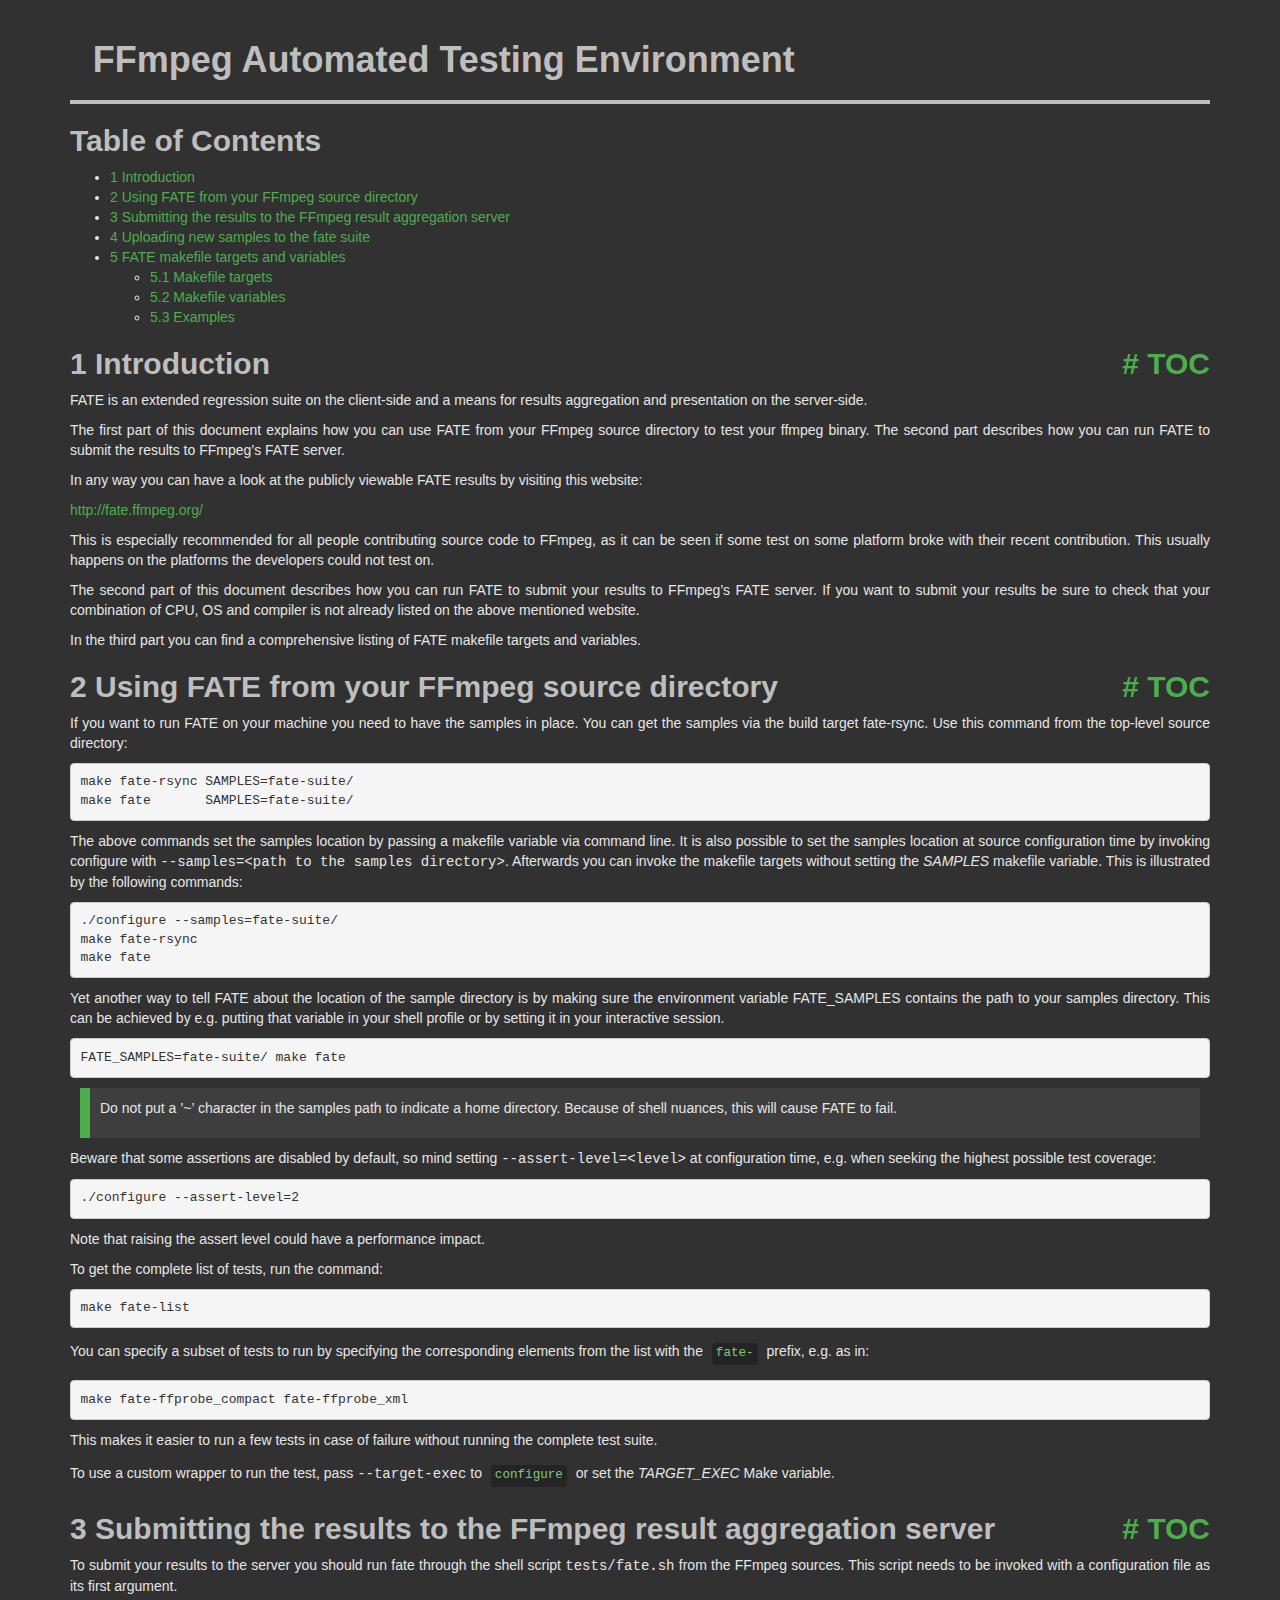
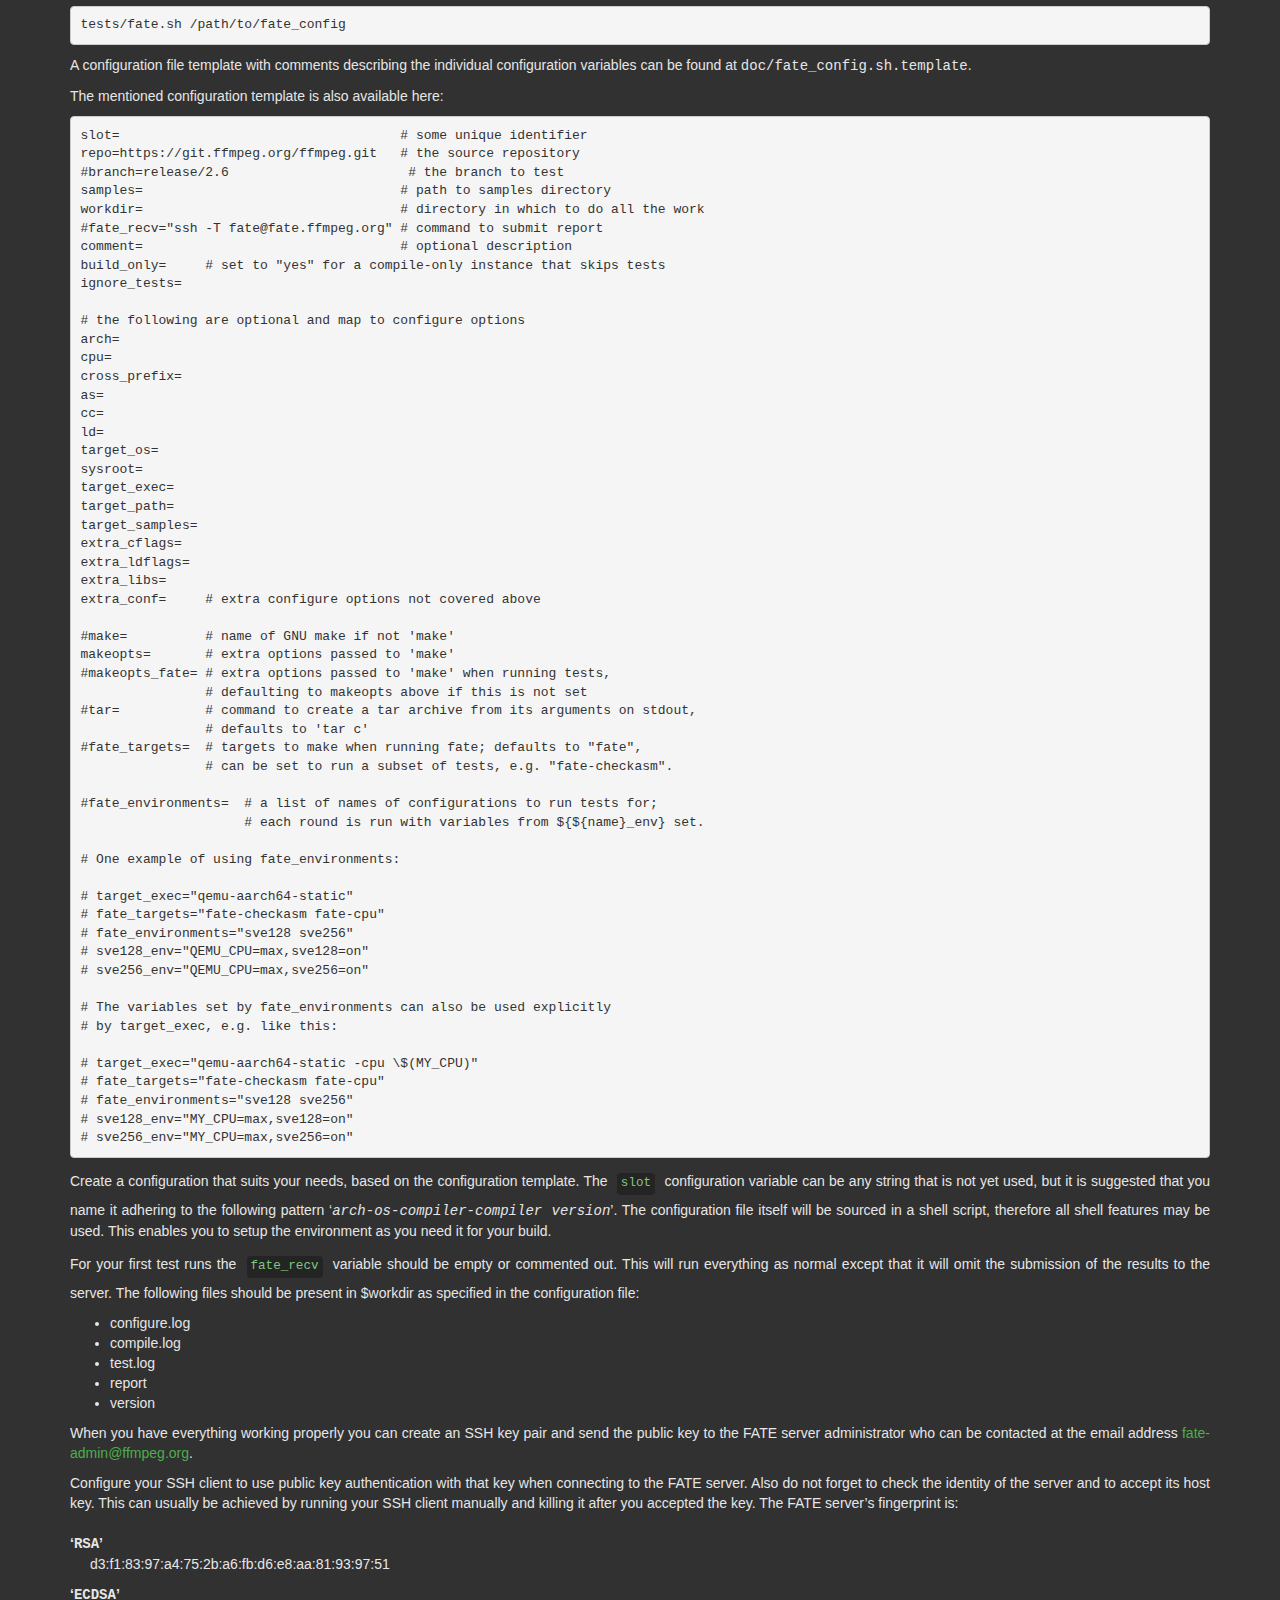
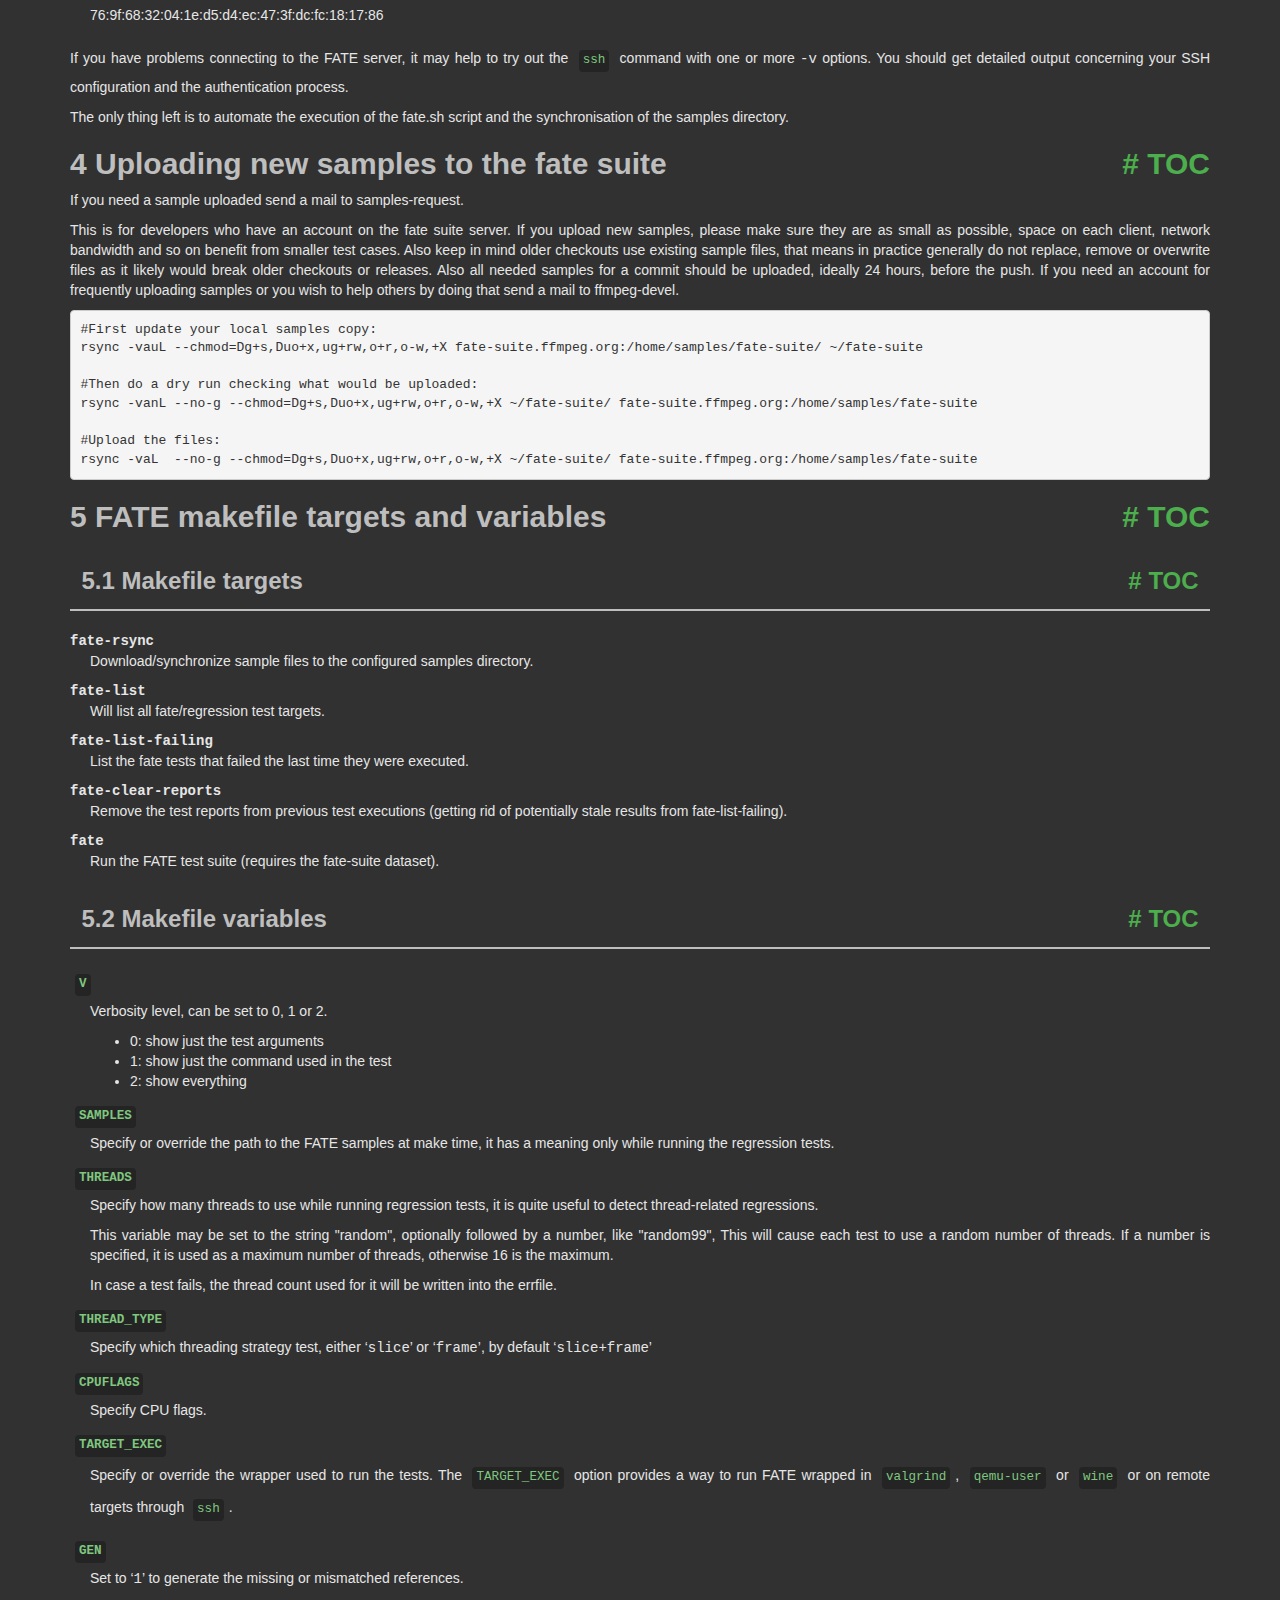
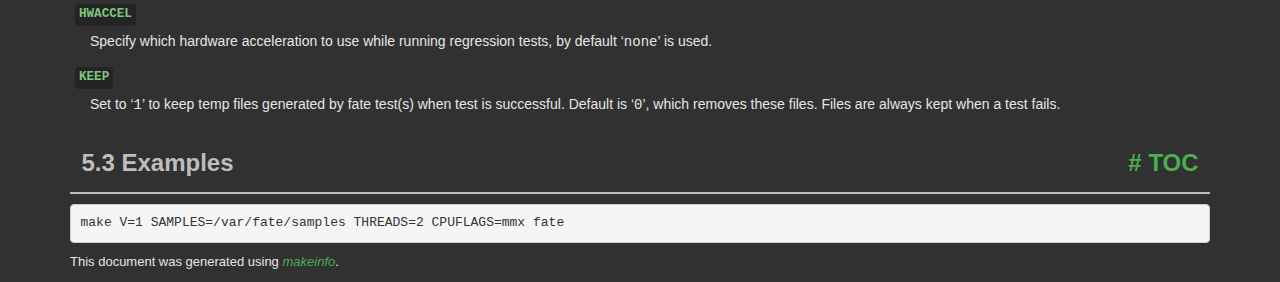
<file: backend/ffmpeg/ffmpeg-8.0-essentials_build/doc/fate.html>
<!DOCTYPE html PUBLIC "-//W3C//DTD HTML 4.01 Transitional//EN" "http://www.w3.org/TR/html4/loose.dtd">
<html>
<!-- Created by GNU Texinfo 7.2, https://www.gnu.org/software/texinfo/ -->
  <head>
    <meta charset="utf-8">
    <title>
      FFmpeg Automated Testing Environment
    </title>
    <meta name="viewport" content="width=device-width,initial-scale=1.0">
    <link rel="stylesheet" type="text/css" href="bootstrap.min.css">
    <link rel="stylesheet" type="text/css" href="style.min.css">
  </head>
  <body>
    <div class="container">
      <h1>
      FFmpeg Automated Testing Environment
      </h1>


<a name="Top"></a>
<a name="SEC_Top"></a>

<div class="region-contents" id="SEC_Contents">
<h2 class="contents-heading">Table of Contents</h2>

<div class="contents">

<ul class="toc-numbered-mark">
  <li><a id="toc-Introduction" href="#Introduction">1 Introduction</a></li>
  <li><a id="toc-Using-FATE-from-your-FFmpeg-source-directory" href="#Using-FATE-from-your-FFmpeg-source-directory">2 Using FATE from your FFmpeg source directory</a></li>
  <li><a id="toc-Submitting-the-results-to-the-FFmpeg-result-aggregation-server" href="#Submitting-the-results-to-the-FFmpeg-result-aggregation-server">3 Submitting the results to the FFmpeg result aggregation server</a></li>
  <li><a id="toc-Uploading-new-samples-to-the-fate-suite" href="#Uploading-new-samples-to-the-fate-suite">4 Uploading new samples to the fate suite</a></li>
  <li><a id="toc-FATE-makefile-targets-and-variables" href="#FATE-makefile-targets-and-variables">5 FATE makefile targets and variables</a>
  <ul class="toc-numbered-mark">
    <li><a id="toc-Makefile-targets" href="#Makefile-targets">5.1 Makefile targets</a></li>
    <li><a id="toc-Makefile-variables" href="#Makefile-variables">5.2 Makefile variables</a></li>
    <li><a id="toc-Examples" href="#Examples">5.3 Examples</a></li>
  </ul></li>
</ul>
</div>
</div>

<a name="Introduction"></a>
<h2 class="chapter">1 Introduction<span class="pull-right"><a class="anchor hidden-xs" href="#Introduction" aria-hidden="true">#</a> <a class="anchor hidden-xs"href="#toc-Introduction" aria-hidden="true">TOC</a></span></h2>

<p>FATE is an extended regression suite on the client-side and a means
for results aggregation and presentation on the server-side.
</p>
<p>The first part of this document explains how you can use FATE from
your FFmpeg source directory to test your ffmpeg binary. The second
part describes how you can run FATE to submit the results to FFmpeg&rsquo;s
FATE server.
</p>
<p>In any way you can have a look at the publicly viewable FATE results
by visiting this website:
</p>
<p><a class="url" href="http://fate.ffmpeg.org/">http://fate.ffmpeg.org/</a>
</p>
<p>This is especially recommended for all people contributing source
code to FFmpeg, as it can be seen if some test on some platform broke
with their recent contribution. This usually happens on the platforms
the developers could not test on.
</p>
<p>The second part of this document describes how you can run FATE to
submit your results to FFmpeg&rsquo;s FATE server. If you want to submit your
results be sure to check that your combination of CPU, OS and compiler
is not already listed on the above mentioned website.
</p>
<p>In the third part you can find a comprehensive listing of FATE makefile
targets and variables.
</p>

<a name="Using-FATE-from-your-FFmpeg-source-directory"></a>
<h2 class="chapter">2 Using FATE from your FFmpeg source directory<span class="pull-right"><a class="anchor hidden-xs" href="#Using-FATE-from-your-FFmpeg-source-directory" aria-hidden="true">#</a> <a class="anchor hidden-xs"href="#toc-Using-FATE-from-your-FFmpeg-source-directory" aria-hidden="true">TOC</a></span></h2>

<p>If you want to run FATE on your machine you need to have the samples
in place. You can get the samples via the build target fate-rsync.
Use this command from the top-level source directory:
</p>
<div class="example">
<pre class="example-preformatted">make fate-rsync SAMPLES=fate-suite/
make fate       SAMPLES=fate-suite/
</pre></div>

<p>The above commands set the samples location by passing a makefile
variable via command line. It is also possible to set the samples
location at source configuration time by invoking configure with
<samp class="option">--samples=&lt;path to the samples directory&gt;</samp>. Afterwards you can
invoke the makefile targets without setting the <var class="var">SAMPLES</var> makefile
variable. This is illustrated by the following commands:
</p>
<div class="example">
<pre class="example-preformatted">./configure --samples=fate-suite/
make fate-rsync
make fate
</pre></div>

<p>Yet another way to tell FATE about the location of the sample
directory is by making sure the environment variable FATE_SAMPLES
contains the path to your samples directory. This can be achieved
by e.g. putting that variable in your shell profile or by setting
it in your interactive session.
</p>
<div class="example">
<pre class="example-preformatted">FATE_SAMPLES=fate-suite/ make fate
</pre></div>

<div class="info">
<p>Do not put a &rsquo;~&rsquo; character in the samples path to indicate a home
directory. Because of shell nuances, this will cause FATE to fail.
</p></div>
<p>Beware that some assertions are disabled by default, so mind setting
<samp class="option">--assert-level=&lt;level&gt;</samp> at configuration time, e.g. when seeking
the highest possible test coverage:
</p><div class="example">
<pre class="example-preformatted">./configure --assert-level=2
</pre></div>
<p>Note that raising the assert level could have a performance impact.
</p>
<p>To get the complete list of tests, run the command:
</p><div class="example">
<pre class="example-preformatted">make fate-list
</pre></div>

<p>You can specify a subset of tests to run by specifying the
corresponding elements from the list with the <code class="code">fate-</code> prefix,
e.g. as in:
</p><div class="example">
<pre class="example-preformatted">make fate-ffprobe_compact fate-ffprobe_xml
</pre></div>

<p>This makes it easier to run a few tests in case of failure without
running the complete test suite.
</p>
<p>To use a custom wrapper to run the test, pass <samp class="option">--target-exec</samp> to
<code class="command">configure</code> or set the <var class="var">TARGET_EXEC</var> Make variable.
</p>

<a name="Submitting-the-results-to-the-FFmpeg-result-aggregation-server"></a>
<h2 class="chapter">3 Submitting the results to the FFmpeg result aggregation server<span class="pull-right"><a class="anchor hidden-xs" href="#Submitting-the-results-to-the-FFmpeg-result-aggregation-server" aria-hidden="true">#</a> <a class="anchor hidden-xs"href="#toc-Submitting-the-results-to-the-FFmpeg-result-aggregation-server" aria-hidden="true">TOC</a></span></h2>

<p>To submit your results to the server you should run fate through the
shell script <samp class="file">tests/fate.sh</samp> from the FFmpeg sources. This script needs
to be invoked with a configuration file as its first argument.
</p>
<div class="example">
<pre class="example-preformatted">tests/fate.sh /path/to/fate_config
</pre></div>

<p>A configuration file template with comments describing the individual
configuration variables can be found at <samp class="file">doc/fate_config.sh.template</samp>.
</p>
<p>The mentioned configuration template is also available here:
</p><pre class="verbatim">slot=                                    # some unique identifier
repo=https://git.ffmpeg.org/ffmpeg.git   # the source repository
#branch=release/2.6                       # the branch to test
samples=                                 # path to samples directory
workdir=                                 # directory in which to do all the work
#fate_recv=&quot;ssh -T fate@fate.ffmpeg.org&quot; # command to submit report
comment=                                 # optional description
build_only=     # set to &quot;yes&quot; for a compile-only instance that skips tests
ignore_tests=

# the following are optional and map to configure options
arch=
cpu=
cross_prefix=
as=
cc=
ld=
target_os=
sysroot=
target_exec=
target_path=
target_samples=
extra_cflags=
extra_ldflags=
extra_libs=
extra_conf=     # extra configure options not covered above

#make=          # name of GNU make if not 'make'
makeopts=       # extra options passed to 'make'
#makeopts_fate= # extra options passed to 'make' when running tests,
                # defaulting to makeopts above if this is not set
#tar=           # command to create a tar archive from its arguments on stdout,
                # defaults to 'tar c'
#fate_targets=  # targets to make when running fate; defaults to &quot;fate&quot;,
                # can be set to run a subset of tests, e.g. &quot;fate-checkasm&quot;.

#fate_environments=  # a list of names of configurations to run tests for;
                     # each round is run with variables from ${${name}_env} set.

# One example of using fate_environments:

# target_exec=&quot;qemu-aarch64-static&quot;
# fate_targets=&quot;fate-checkasm fate-cpu&quot;
# fate_environments=&quot;sve128 sve256&quot;
# sve128_env=&quot;QEMU_CPU=max,sve128=on&quot;
# sve256_env=&quot;QEMU_CPU=max,sve256=on&quot;

# The variables set by fate_environments can also be used explicitly
# by target_exec, e.g. like this:

# target_exec=&quot;qemu-aarch64-static -cpu \$(MY_CPU)&quot;
# fate_targets=&quot;fate-checkasm fate-cpu&quot;
# fate_environments=&quot;sve128 sve256&quot;
# sve128_env=&quot;MY_CPU=max,sve128=on&quot;
# sve256_env=&quot;MY_CPU=max,sve256=on&quot;
</pre>
<p>Create a configuration that suits your needs, based on the configuration
template. The <code class="env">slot</code> configuration variable can be any string that is not
yet used, but it is suggested that you name it adhering to the following
pattern &lsquo;<samp class="samp"><var class="var">arch</var>-<var class="var">os</var>-<var class="var">compiler</var>-<var class="var">compiler version</var></samp>&rsquo;. The
configuration file itself will be sourced in a shell script, therefore all
shell features may be used. This enables you to setup the environment as you
need it for your build.
</p>
<p>For your first test runs the <code class="env">fate_recv</code> variable should be empty or
commented out. This will run everything as normal except that it will omit
the submission of the results to the server. The following files should be
present in $workdir as specified in the configuration file:
</p>
<ul class="itemize mark-bullet">
<li>configure.log
    </li><li>compile.log
    </li><li>test.log
    </li><li>report
    </li><li>version
</li></ul>

<p>When you have everything working properly you can create an SSH key pair
and send the public key to the FATE server administrator who can be contacted
at the email address <a class="email" href="mailto:fate-admin@ffmpeg.org">fate-admin@ffmpeg.org</a>.
</p>
<p>Configure your SSH client to use public key authentication with that key
when connecting to the FATE server. Also do not forget to check the identity
of the server and to accept its host key. This can usually be achieved by
running your SSH client manually and killing it after you accepted the key.
The FATE server&rsquo;s fingerprint is:
</p>
<dl class="table">
<dt>&lsquo;<samp class="samp">RSA</samp>&rsquo;</dt>
<dd><p>d3:f1:83:97:a4:75:2b:a6:fb:d6:e8:aa:81:93:97:51
</p></dd>
<dt>&lsquo;<samp class="samp">ECDSA</samp>&rsquo;</dt>
<dd><p>76:9f:68:32:04:1e:d5:d4:ec:47:3f:dc:fc:18:17:86
</p></dd>
</dl>

<p>If you have problems connecting to the FATE server, it may help to try out
the <code class="command">ssh</code> command with one or more <samp class="option">-v</samp> options. You should
get detailed output concerning your SSH configuration and the authentication
process.
</p>
<p>The only thing left is to automate the execution of the fate.sh script and
the synchronisation of the samples directory.
</p>
<a name="Uploading-new-samples-to-the-fate-suite"></a>
<h2 class="chapter">4 Uploading new samples to the fate suite<span class="pull-right"><a class="anchor hidden-xs" href="#Uploading-new-samples-to-the-fate-suite" aria-hidden="true">#</a> <a class="anchor hidden-xs"href="#toc-Uploading-new-samples-to-the-fate-suite" aria-hidden="true">TOC</a></span></h2>

<p>If you need a sample uploaded send a mail to samples-request.
</p>
<p>This is for developers who have an account on the fate suite server.
If you upload new samples, please make sure they are as small as possible,
space on each client, network bandwidth and so on benefit from smaller test cases.
Also keep in mind older checkouts use existing sample files, that means in
practice generally do not replace, remove or overwrite files as it likely would
break older checkouts or releases.
Also all needed samples for a commit should be uploaded, ideally 24
hours, before the push.
If you need an account for frequently uploading samples or you wish to help
others by doing that send a mail to ffmpeg-devel.
</p>
<div class="example">
<pre class="example-preformatted">#First update your local samples copy:
rsync -vauL --chmod=Dg+s,Duo+x,ug+rw,o+r,o-w,+X fate-suite.ffmpeg.org:/home/samples/fate-suite/ ~/fate-suite

#Then do a dry run checking what would be uploaded:
rsync -vanL --no-g --chmod=Dg+s,Duo+x,ug+rw,o+r,o-w,+X ~/fate-suite/ fate-suite.ffmpeg.org:/home/samples/fate-suite

#Upload the files:
rsync -vaL  --no-g --chmod=Dg+s,Duo+x,ug+rw,o+r,o-w,+X ~/fate-suite/ fate-suite.ffmpeg.org:/home/samples/fate-suite
</pre></div>


<a name="FATE-makefile-targets-and-variables"></a>
<h2 class="chapter">5 FATE makefile targets and variables<span class="pull-right"><a class="anchor hidden-xs" href="#FATE-makefile-targets-and-variables" aria-hidden="true">#</a> <a class="anchor hidden-xs"href="#toc-FATE-makefile-targets-and-variables" aria-hidden="true">TOC</a></span></h2>

<a name="Makefile-targets"></a>
<h3 class="section">5.1 Makefile targets<span class="pull-right"><a class="anchor hidden-xs" href="#Makefile-targets" aria-hidden="true">#</a> <a class="anchor hidden-xs"href="#toc-Makefile-targets" aria-hidden="true">TOC</a></span></h3>

<dl class="table">
<dt><samp class="option">fate-rsync</samp></dt>
<dd><p>Download/synchronize sample files to the configured samples directory.
</p>
</dd>
<dt><samp class="option">fate-list</samp></dt>
<dd><p>Will list all fate/regression test targets.
</p>
</dd>
<dt><samp class="option">fate-list-failing</samp></dt>
<dd><p>List the fate tests that failed the last time they were executed.
</p>
</dd>
<dt><samp class="option">fate-clear-reports</samp></dt>
<dd><p>Remove the test reports from previous test executions (getting rid of
potentially stale results from fate-list-failing).
</p>
</dd>
<dt><samp class="option">fate</samp></dt>
<dd><p>Run the FATE test suite (requires the fate-suite dataset).
</p></dd>
</dl>

<a name="Makefile-variables"></a>
<h3 class="section">5.2 Makefile variables<span class="pull-right"><a class="anchor hidden-xs" href="#Makefile-variables" aria-hidden="true">#</a> <a class="anchor hidden-xs"href="#toc-Makefile-variables" aria-hidden="true">TOC</a></span></h3>

<dl class="table">
<dt><code class="env">V</code></dt>
<dd><p>Verbosity level, can be set to 0, 1 or 2.
    </p><ul class="itemize mark-bullet">
<li>0: show just the test arguments
        </li><li>1: show just the command used in the test
        </li><li>2: show everything
    </li></ul>

</dd>
<dt><code class="env">SAMPLES</code></dt>
<dd><p>Specify or override the path to the FATE samples at make time, it has a
meaning only while running the regression tests.
</p>
</dd>
<dt><code class="env">THREADS</code></dt>
<dd><p>Specify how many threads to use while running regression tests, it is
quite useful to detect thread-related regressions.
</p>
<p>This variable may be set to the string &quot;random&quot;, optionally followed by a
number, like &quot;random99&quot;, This will cause each test to use a random number of
threads. If a number is specified, it is used as a maximum number of threads,
otherwise 16 is the maximum.
</p>
<p>In case a test fails, the thread count used for it will be written into the
errfile.
</p>
</dd>
<dt><code class="env">THREAD_TYPE</code></dt>
<dd><p>Specify which threading strategy test, either &lsquo;<samp class="samp">slice</samp>&rsquo; or &lsquo;<samp class="samp">frame</samp>&rsquo;,
by default &lsquo;<samp class="samp">slice+frame</samp>&rsquo;
</p>
</dd>
<dt><code class="env">CPUFLAGS</code></dt>
<dd><p>Specify CPU flags.
</p>
</dd>
<dt><code class="env">TARGET_EXEC</code></dt>
<dd><p>Specify or override the wrapper used to run the tests.
The <code class="env">TARGET_EXEC</code> option provides a way to run FATE wrapped in
<code class="command">valgrind</code>, <code class="command">qemu-user</code> or <code class="command">wine</code> or on remote targets
through <code class="command">ssh</code>.
</p>
</dd>
<dt><code class="env">GEN</code></dt>
<dd><p>Set to &lsquo;<samp class="samp">1</samp>&rsquo; to generate the missing or mismatched references.
</p>
</dd>
<dt><code class="env">HWACCEL</code></dt>
<dd><p>Specify which hardware acceleration to use while running regression tests,
by default &lsquo;<samp class="samp">none</samp>&rsquo; is used.
</p>
</dd>
<dt><code class="env">KEEP</code></dt>
<dd><p>Set to &lsquo;<samp class="samp">1</samp>&rsquo; to keep temp files generated by fate test(s) when test is successful.
Default is &lsquo;<samp class="samp">0</samp>&rsquo;, which removes these files. Files are always kept when a test
fails.
</p>
</dd>
</dl>

<a name="Examples"></a>
<h3 class="section">5.3 Examples<span class="pull-right"><a class="anchor hidden-xs" href="#Examples" aria-hidden="true">#</a> <a class="anchor hidden-xs"href="#toc-Examples" aria-hidden="true">TOC</a></span></h3>

<div class="example">
<pre class="example-preformatted">make V=1 SAMPLES=/var/fate/samples THREADS=2 CPUFLAGS=mmx fate
</pre></div>
      <p style="font-size: small;">
        This document was generated using <a class="uref" href="https://www.gnu.org/software/texinfo/"><em class="emph">makeinfo</em></a>.
      </p>
    </div>
  </body>
</html>
</file>
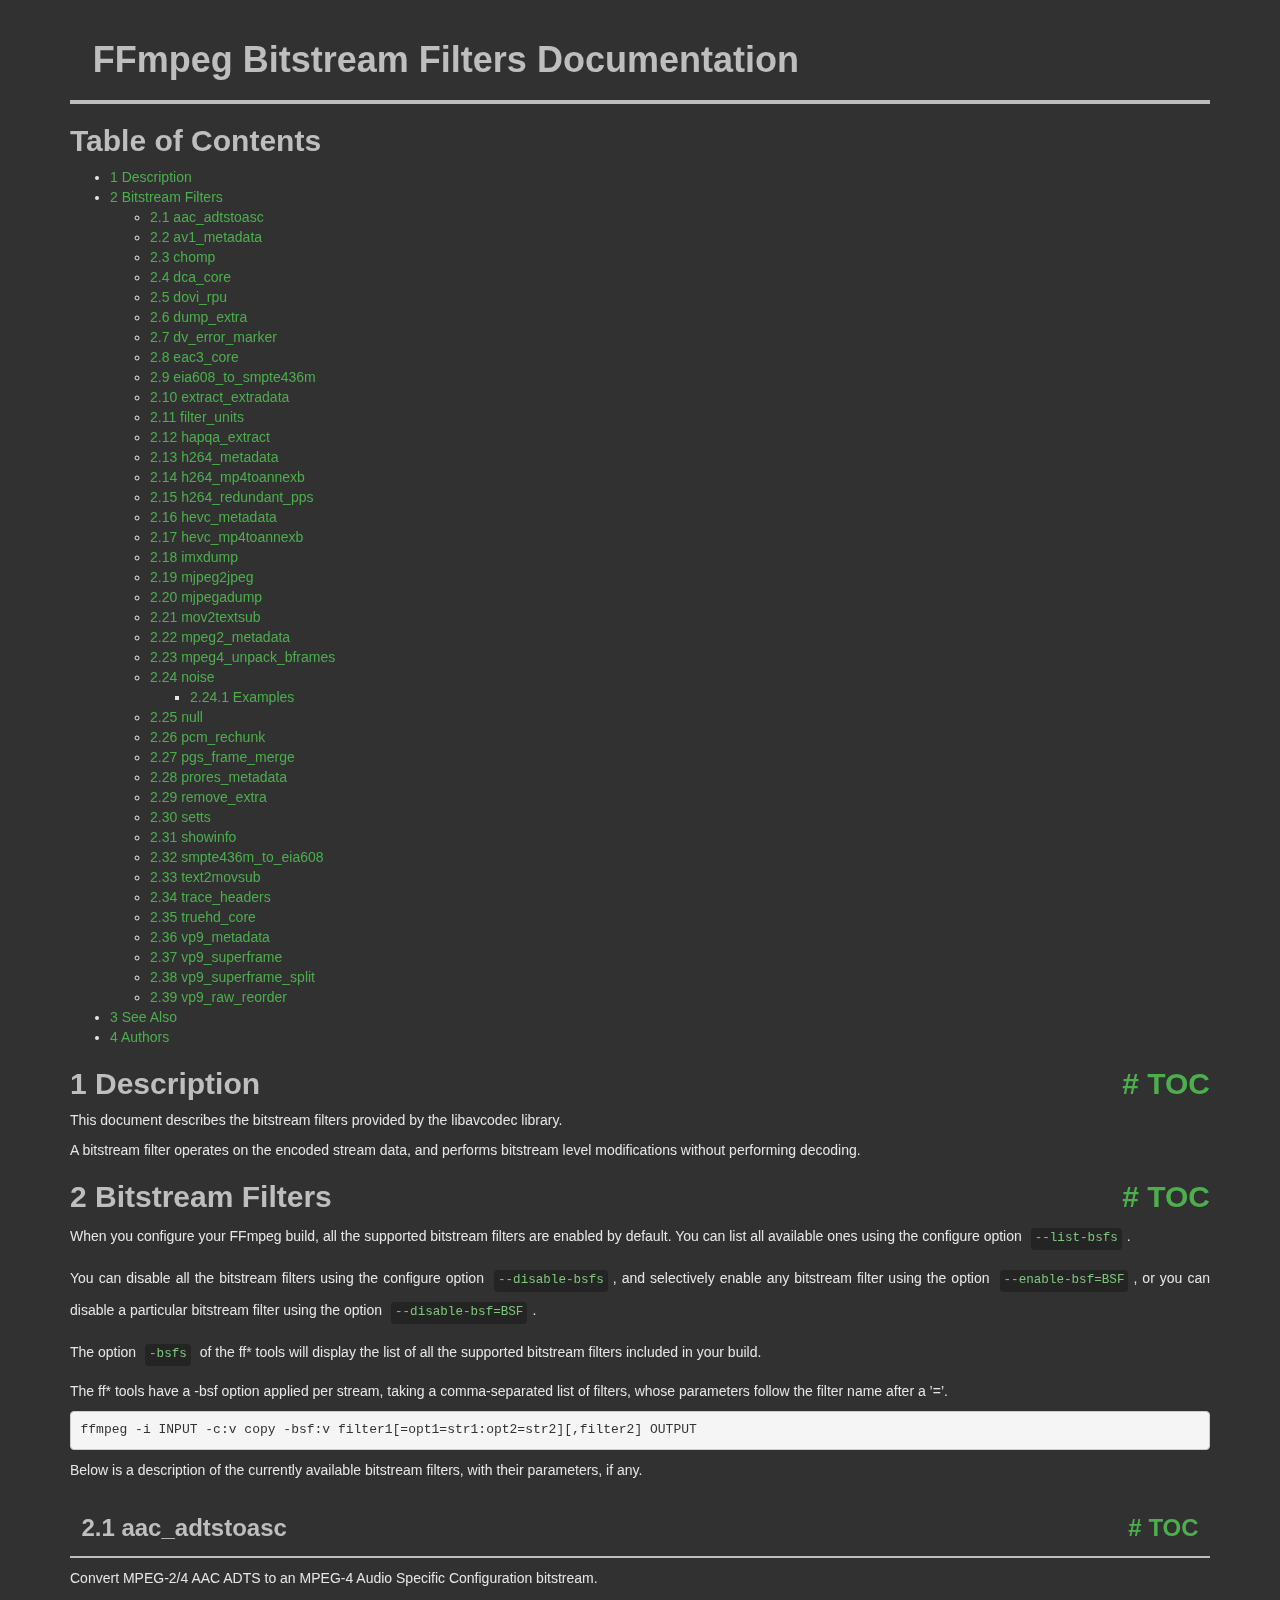
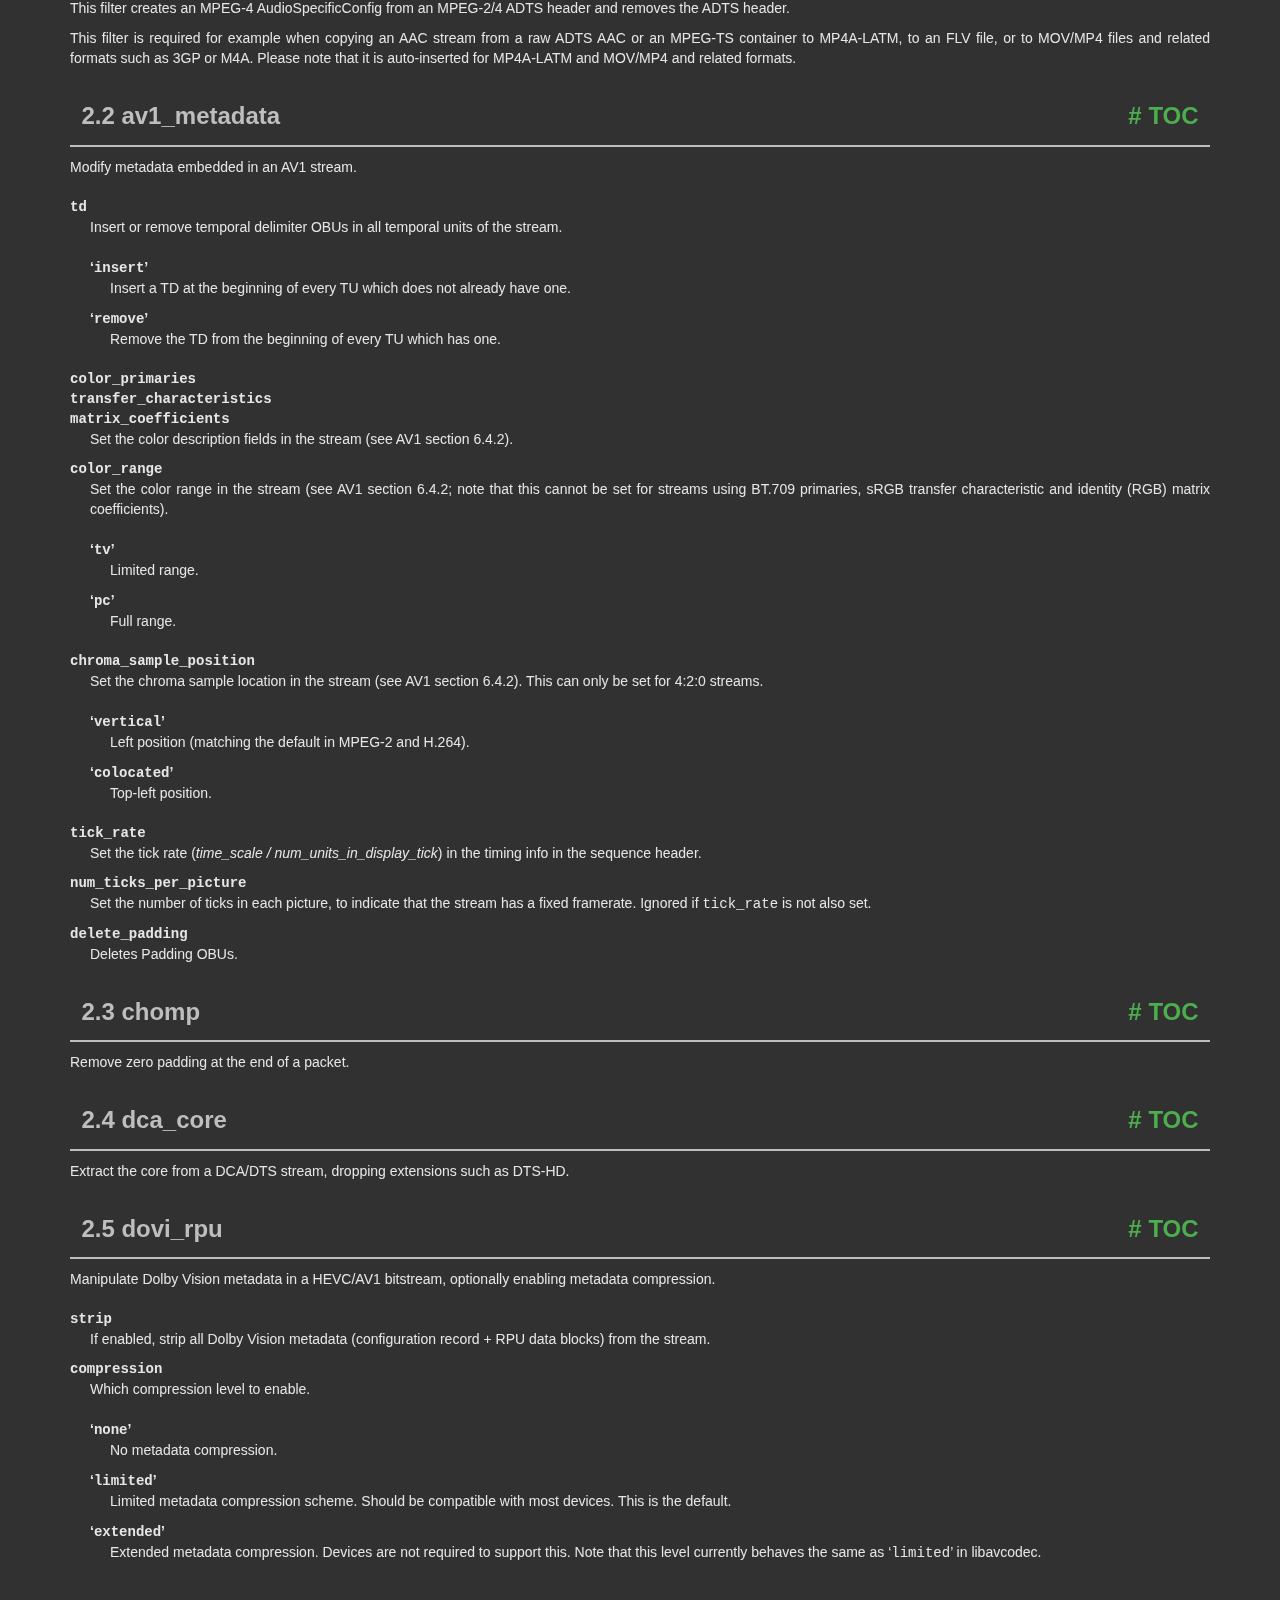
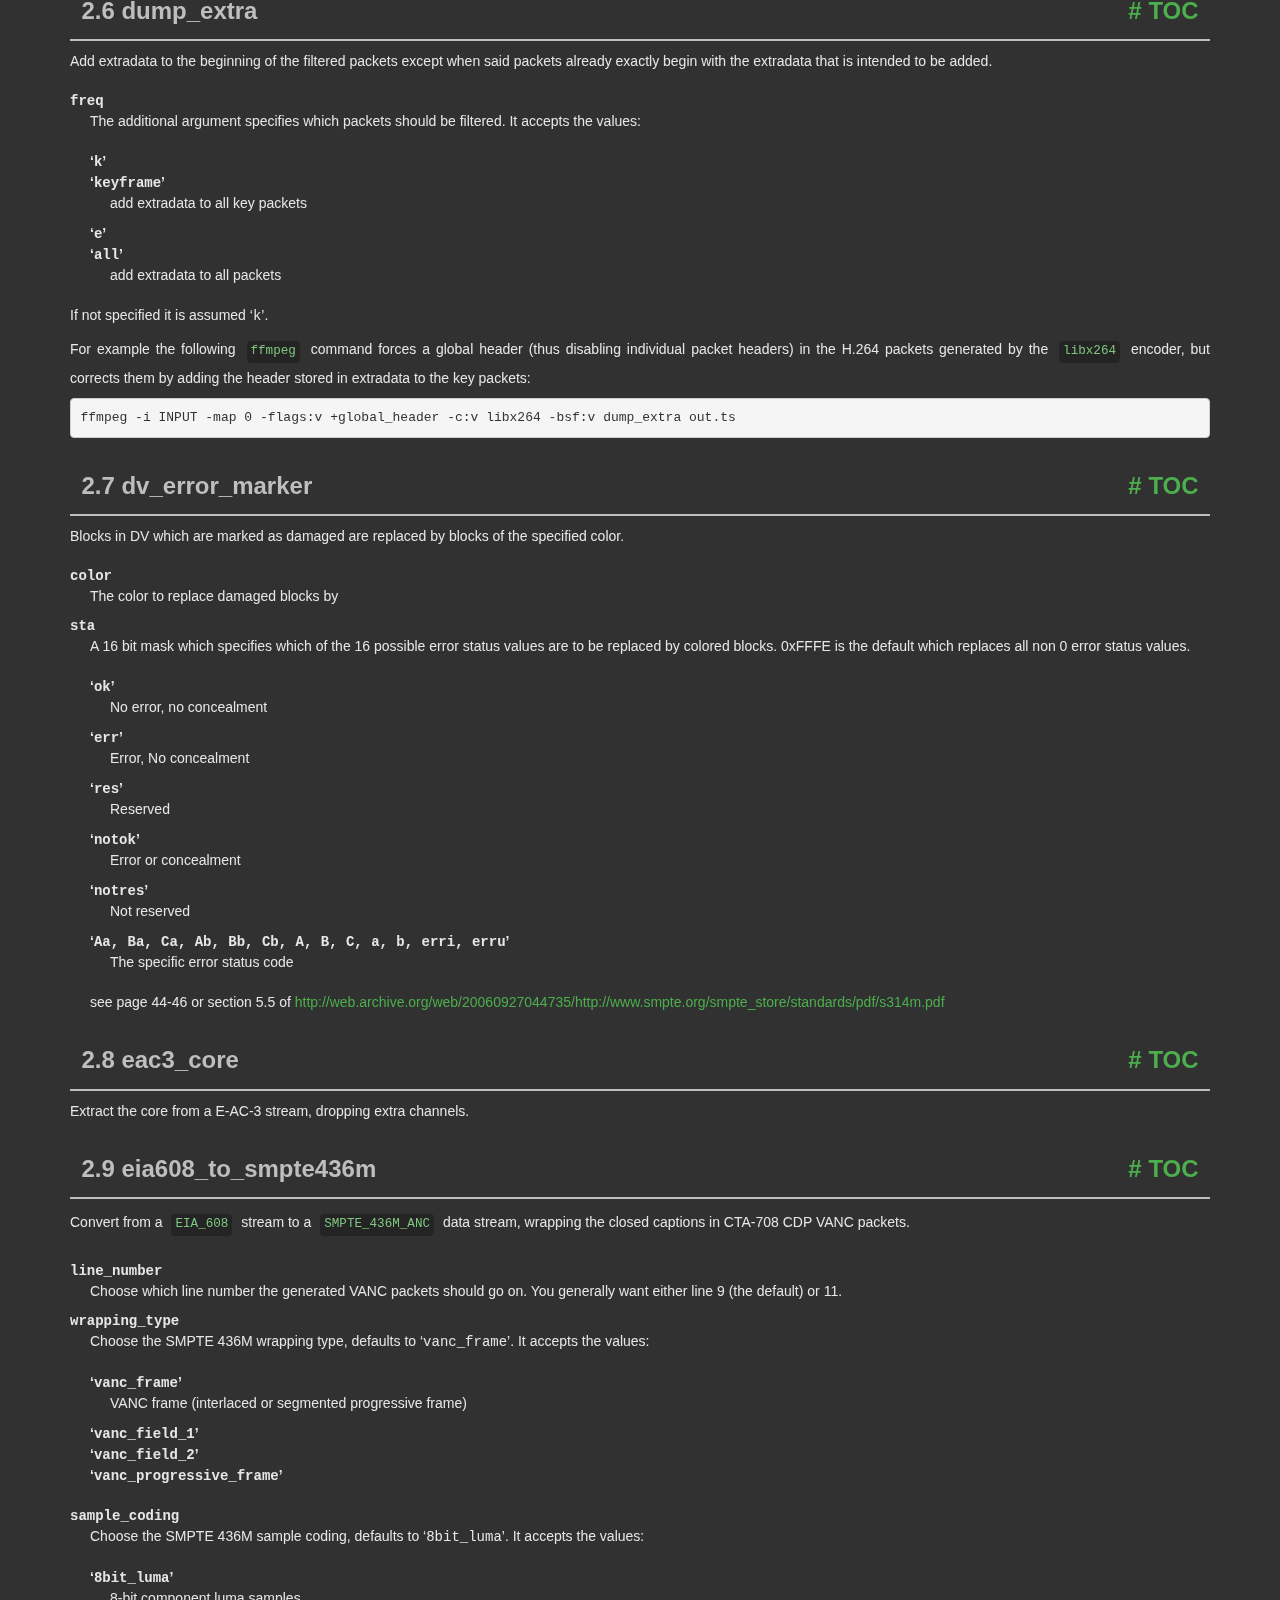
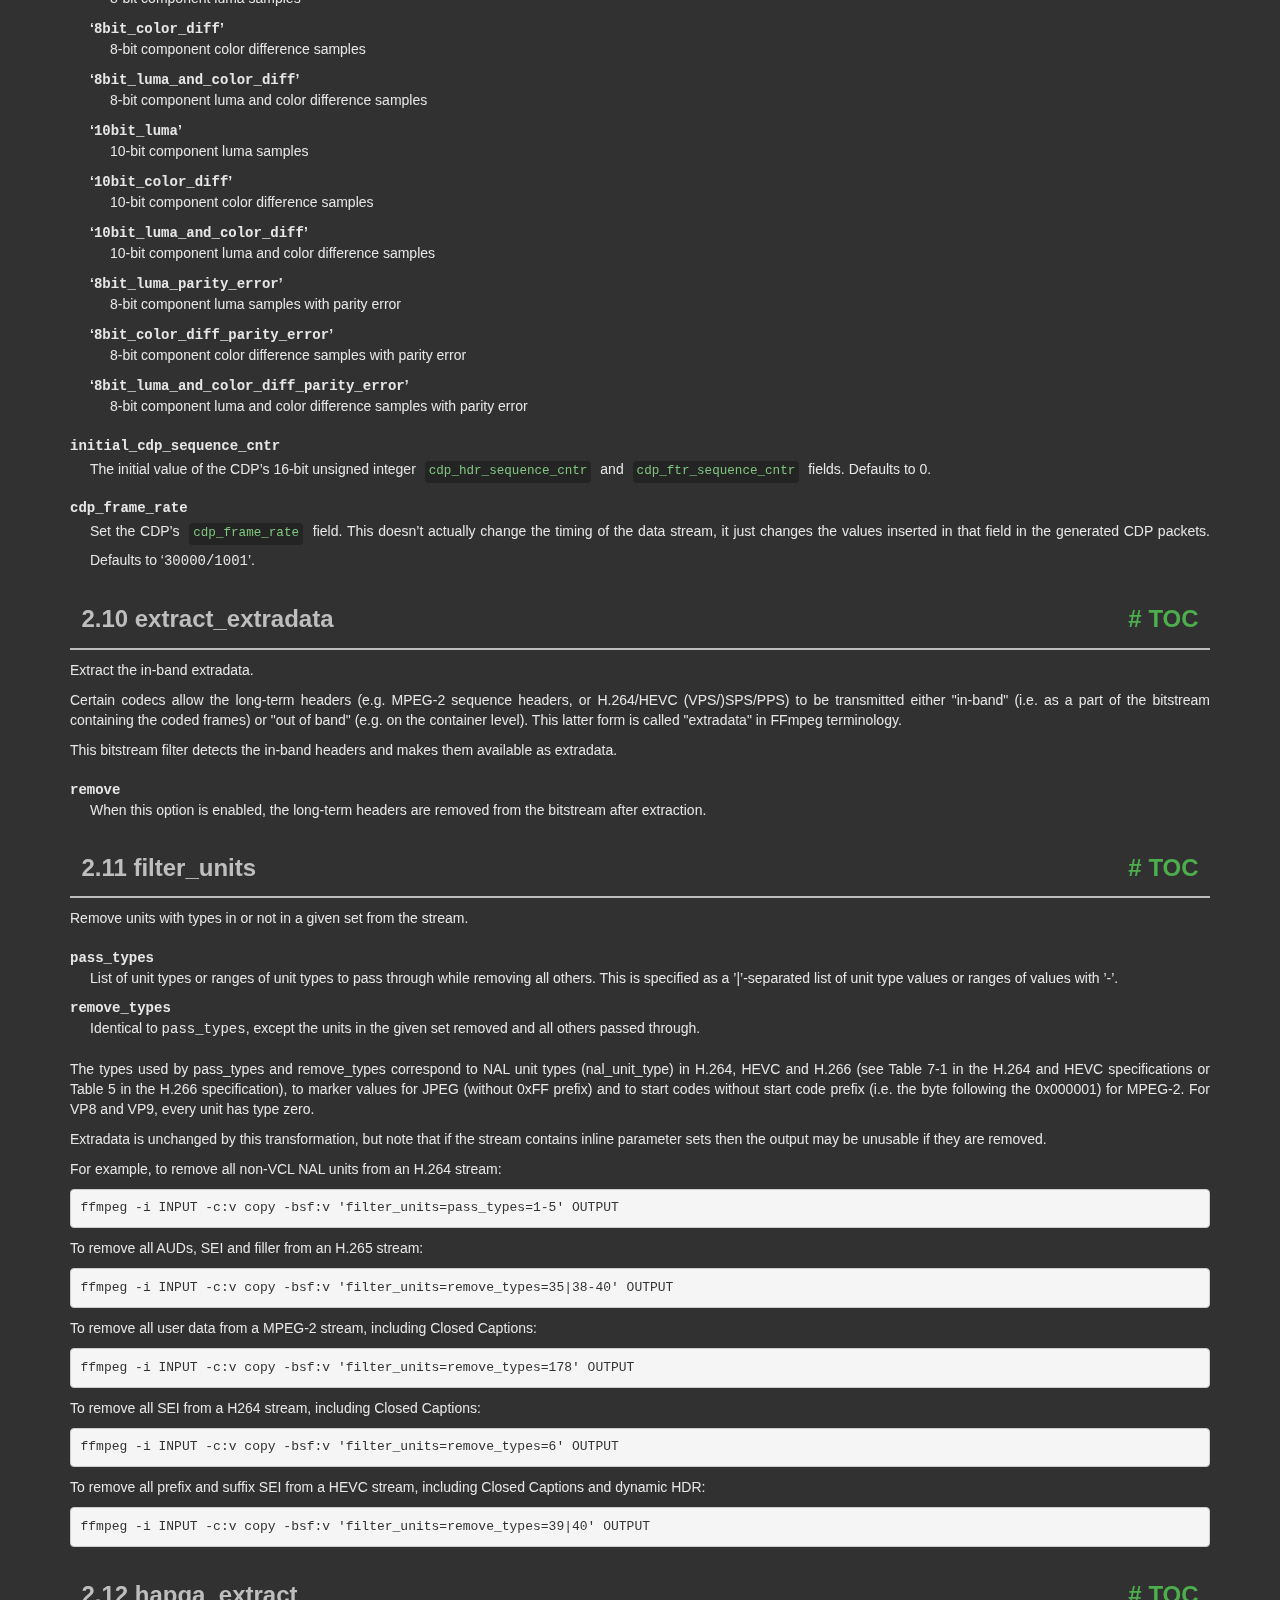
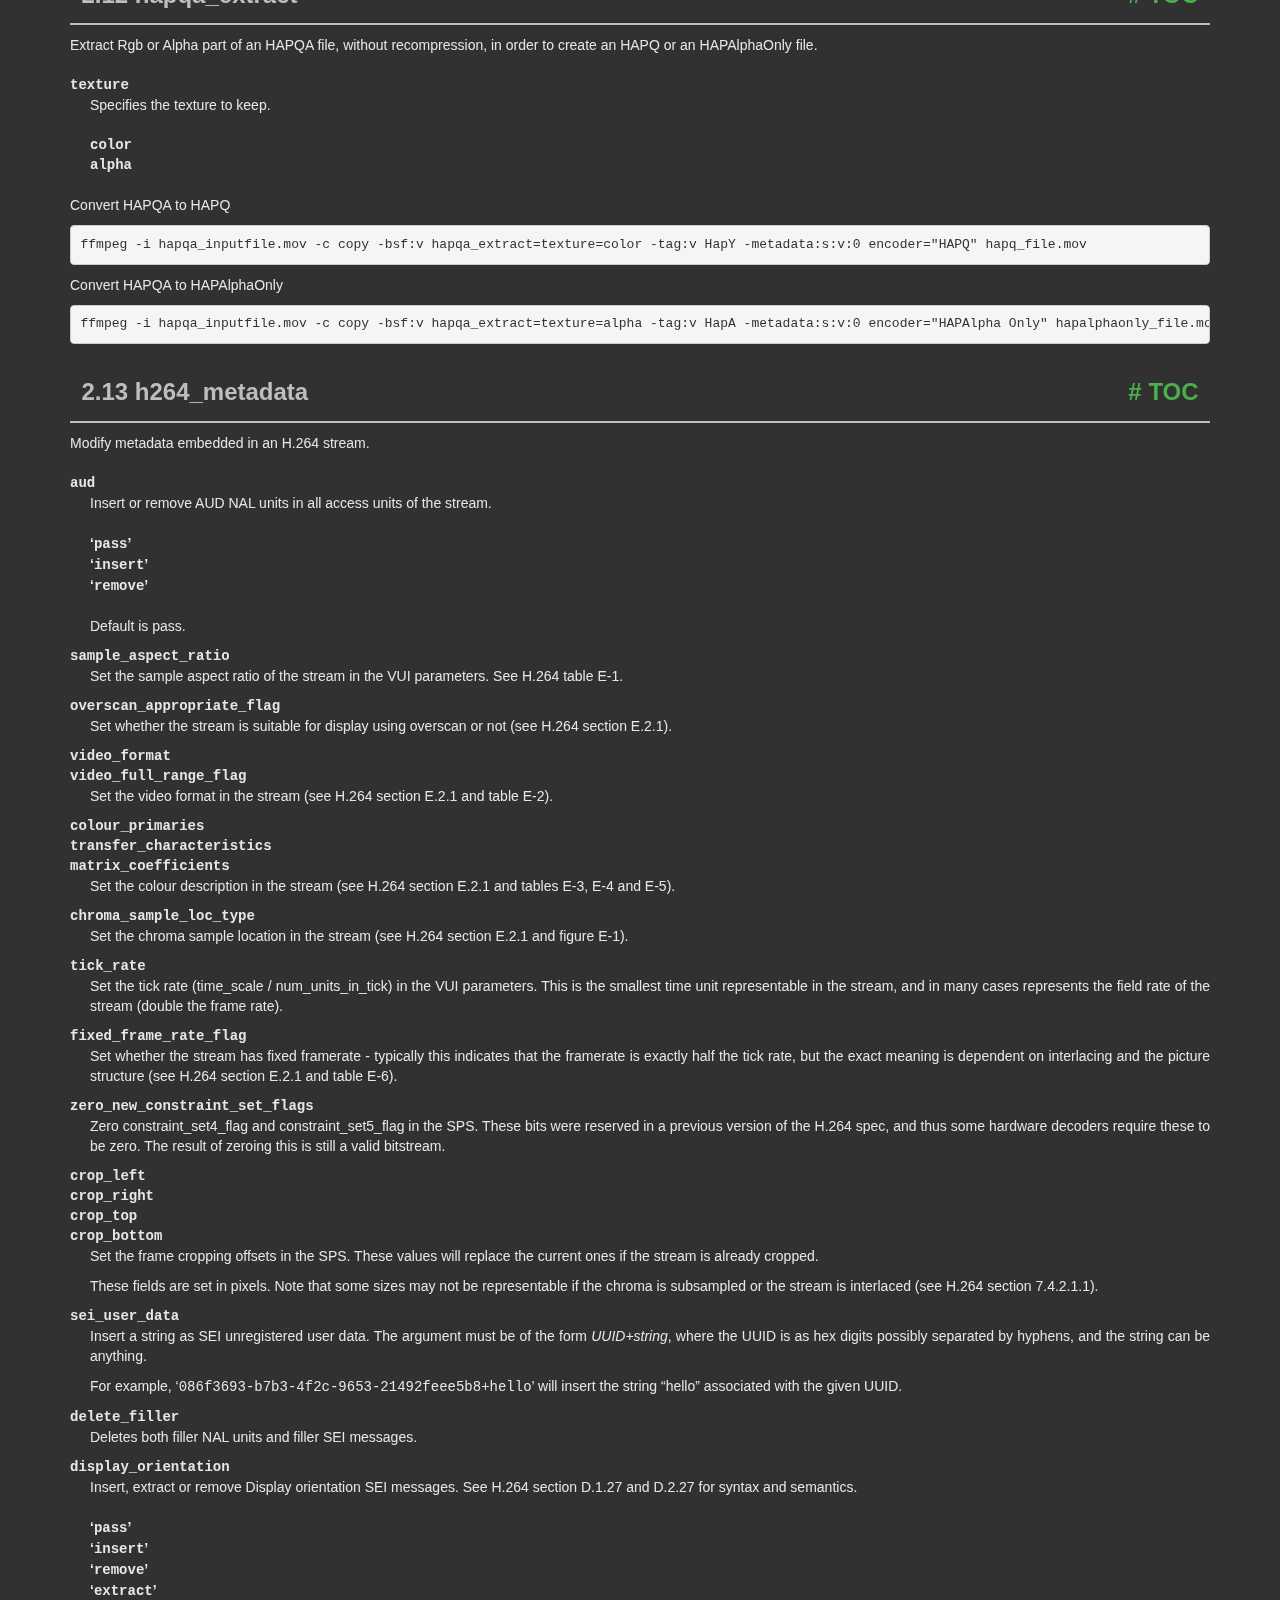
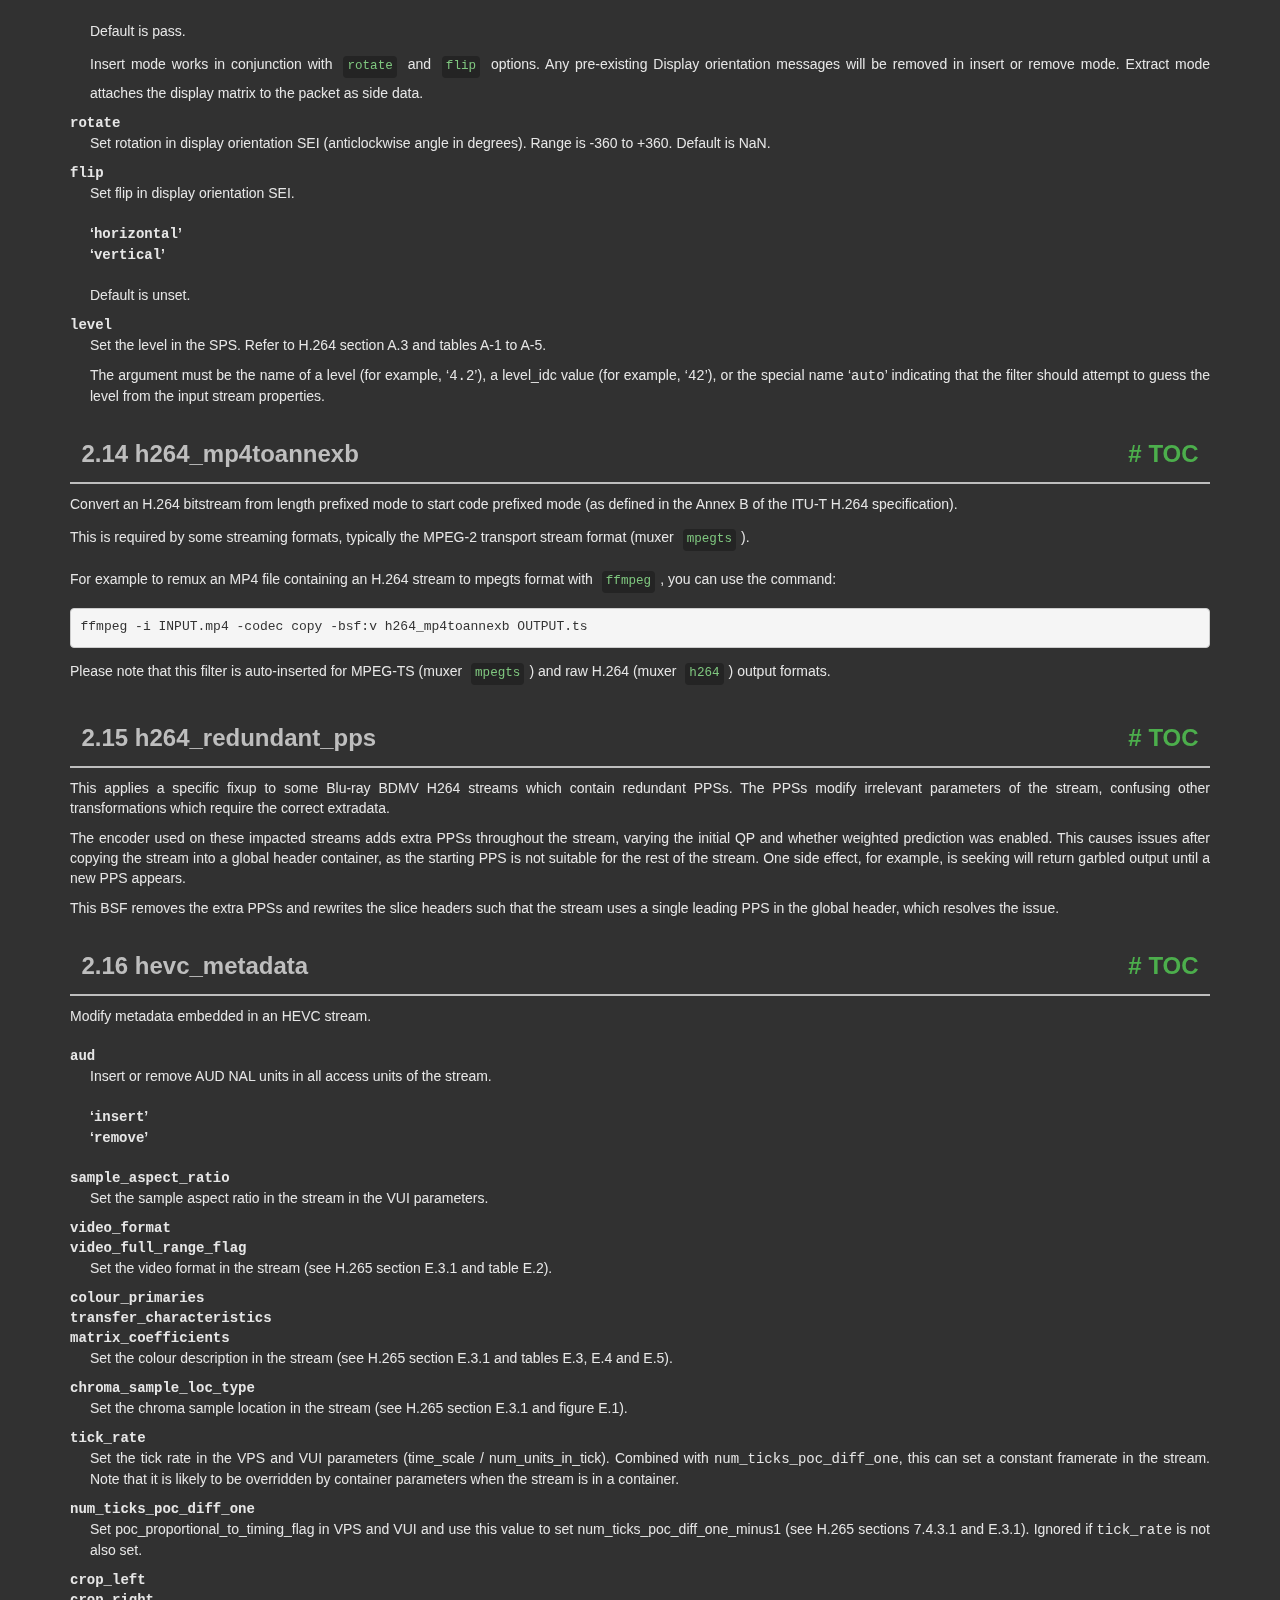
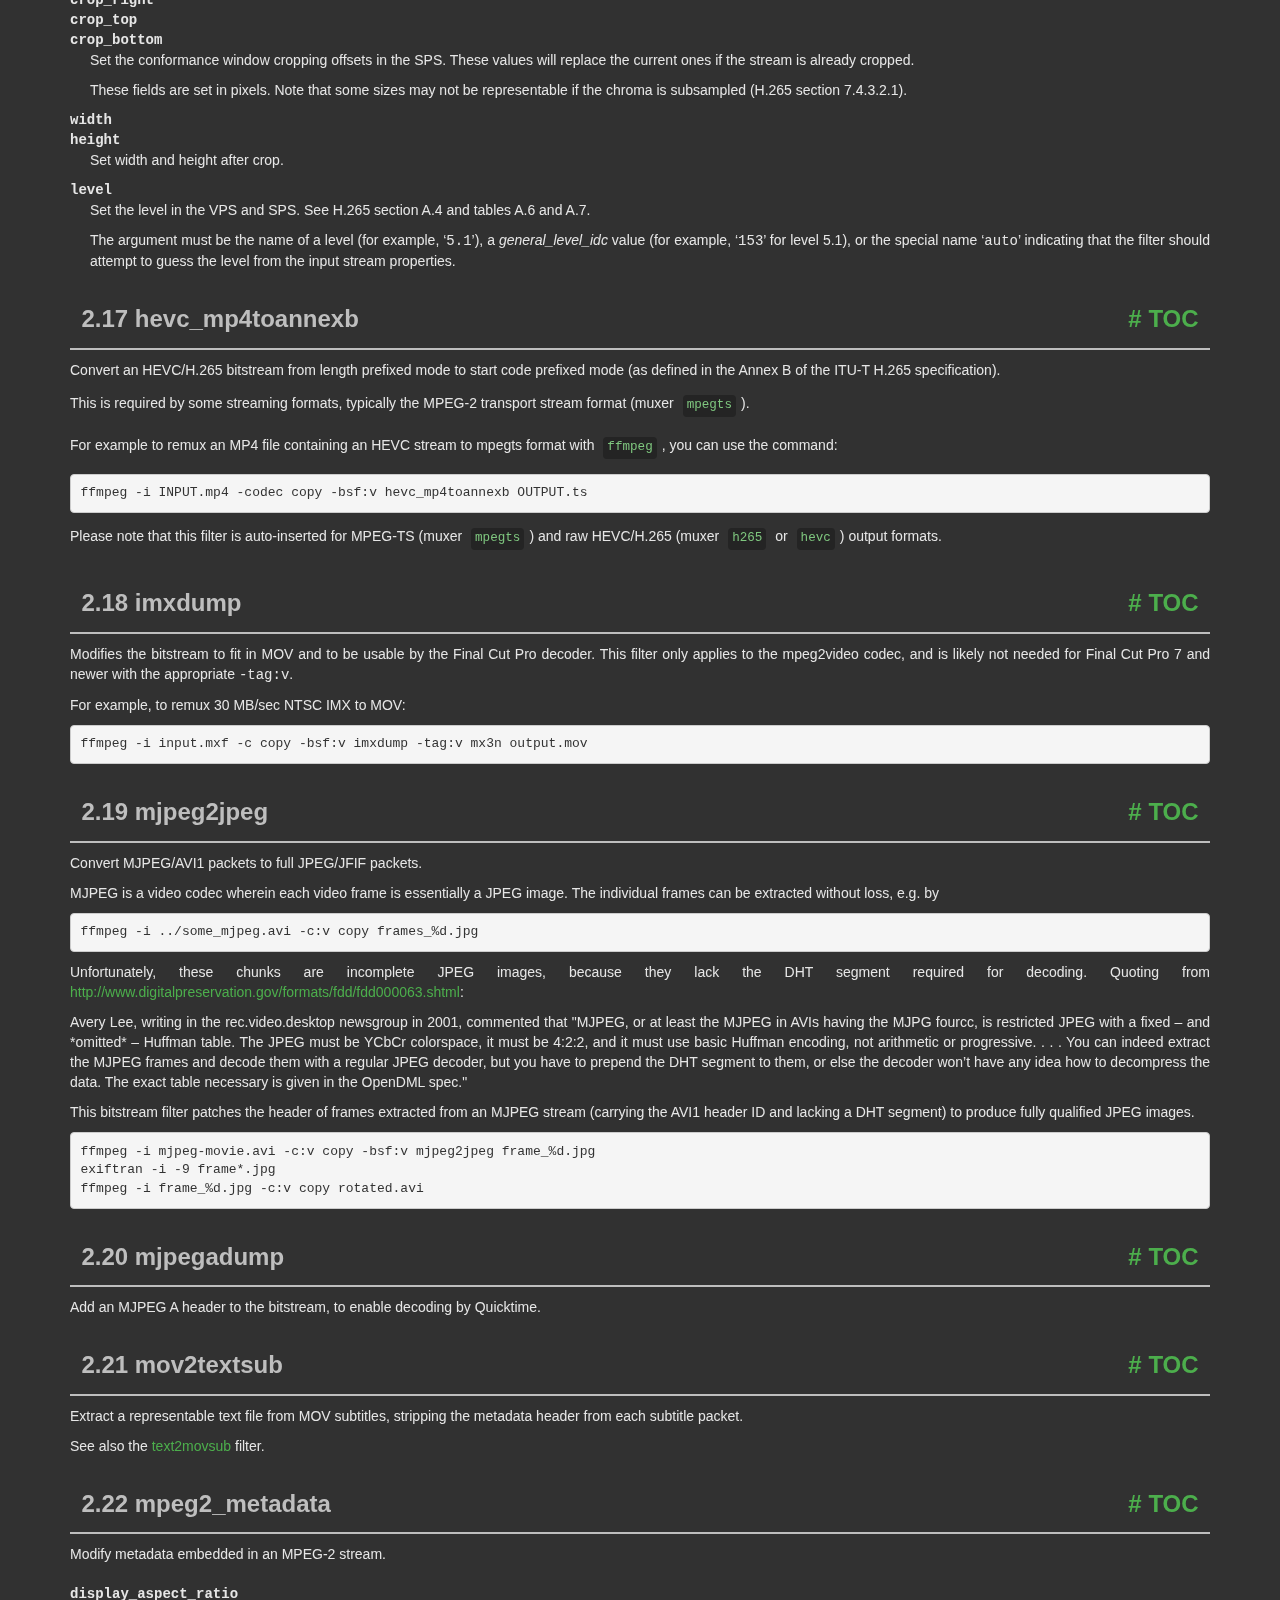
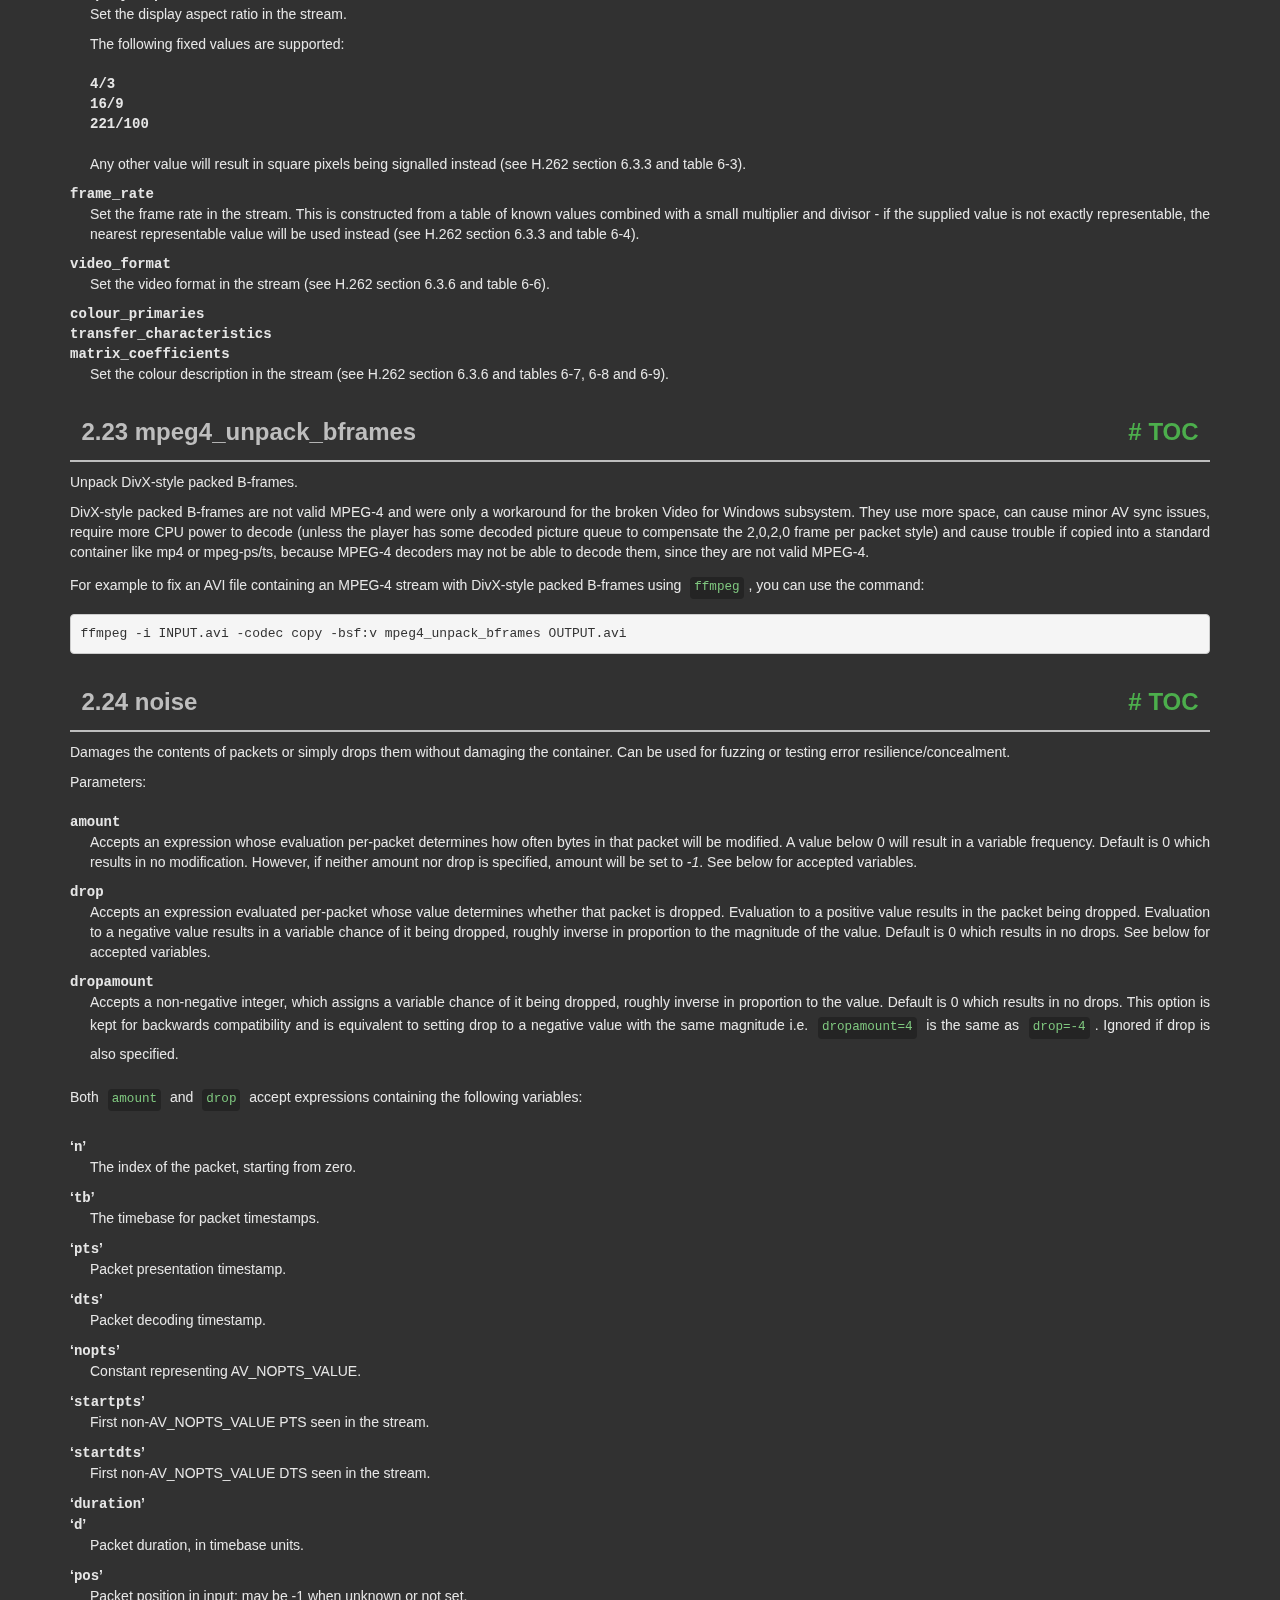
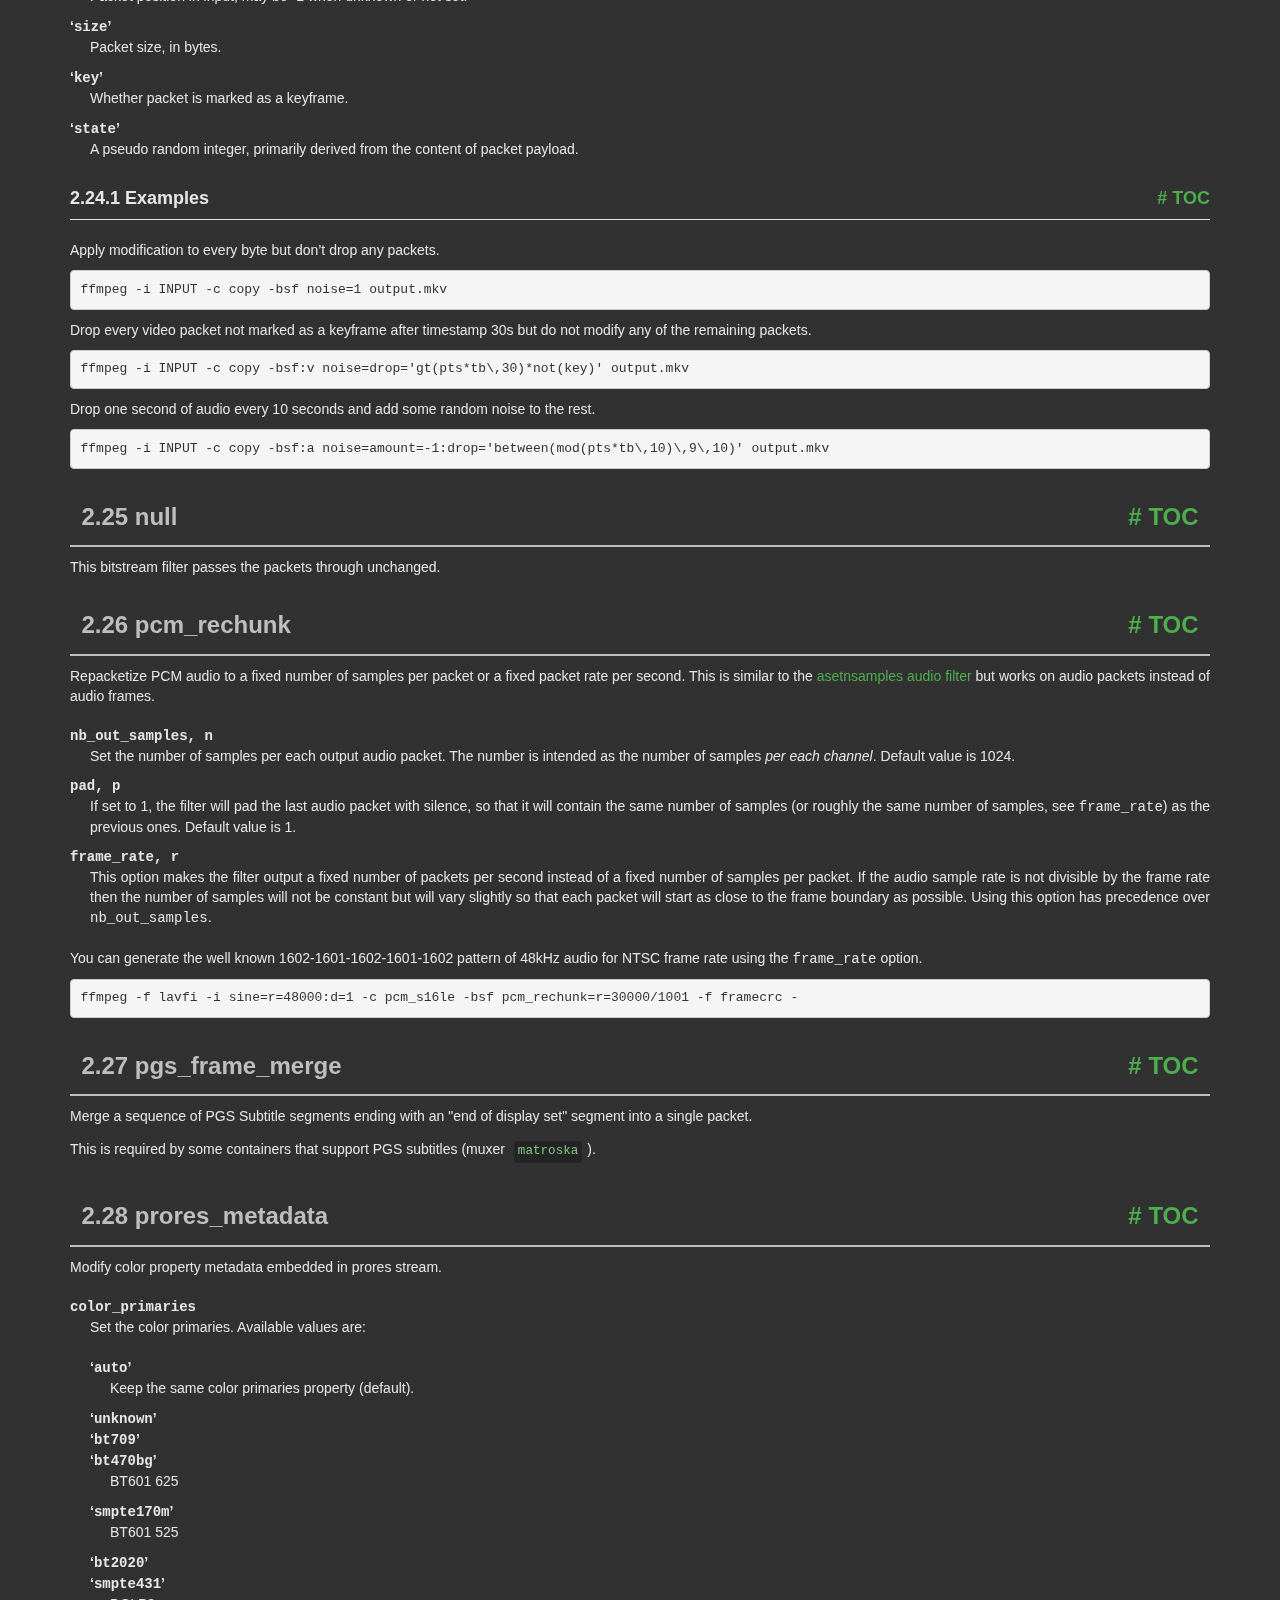
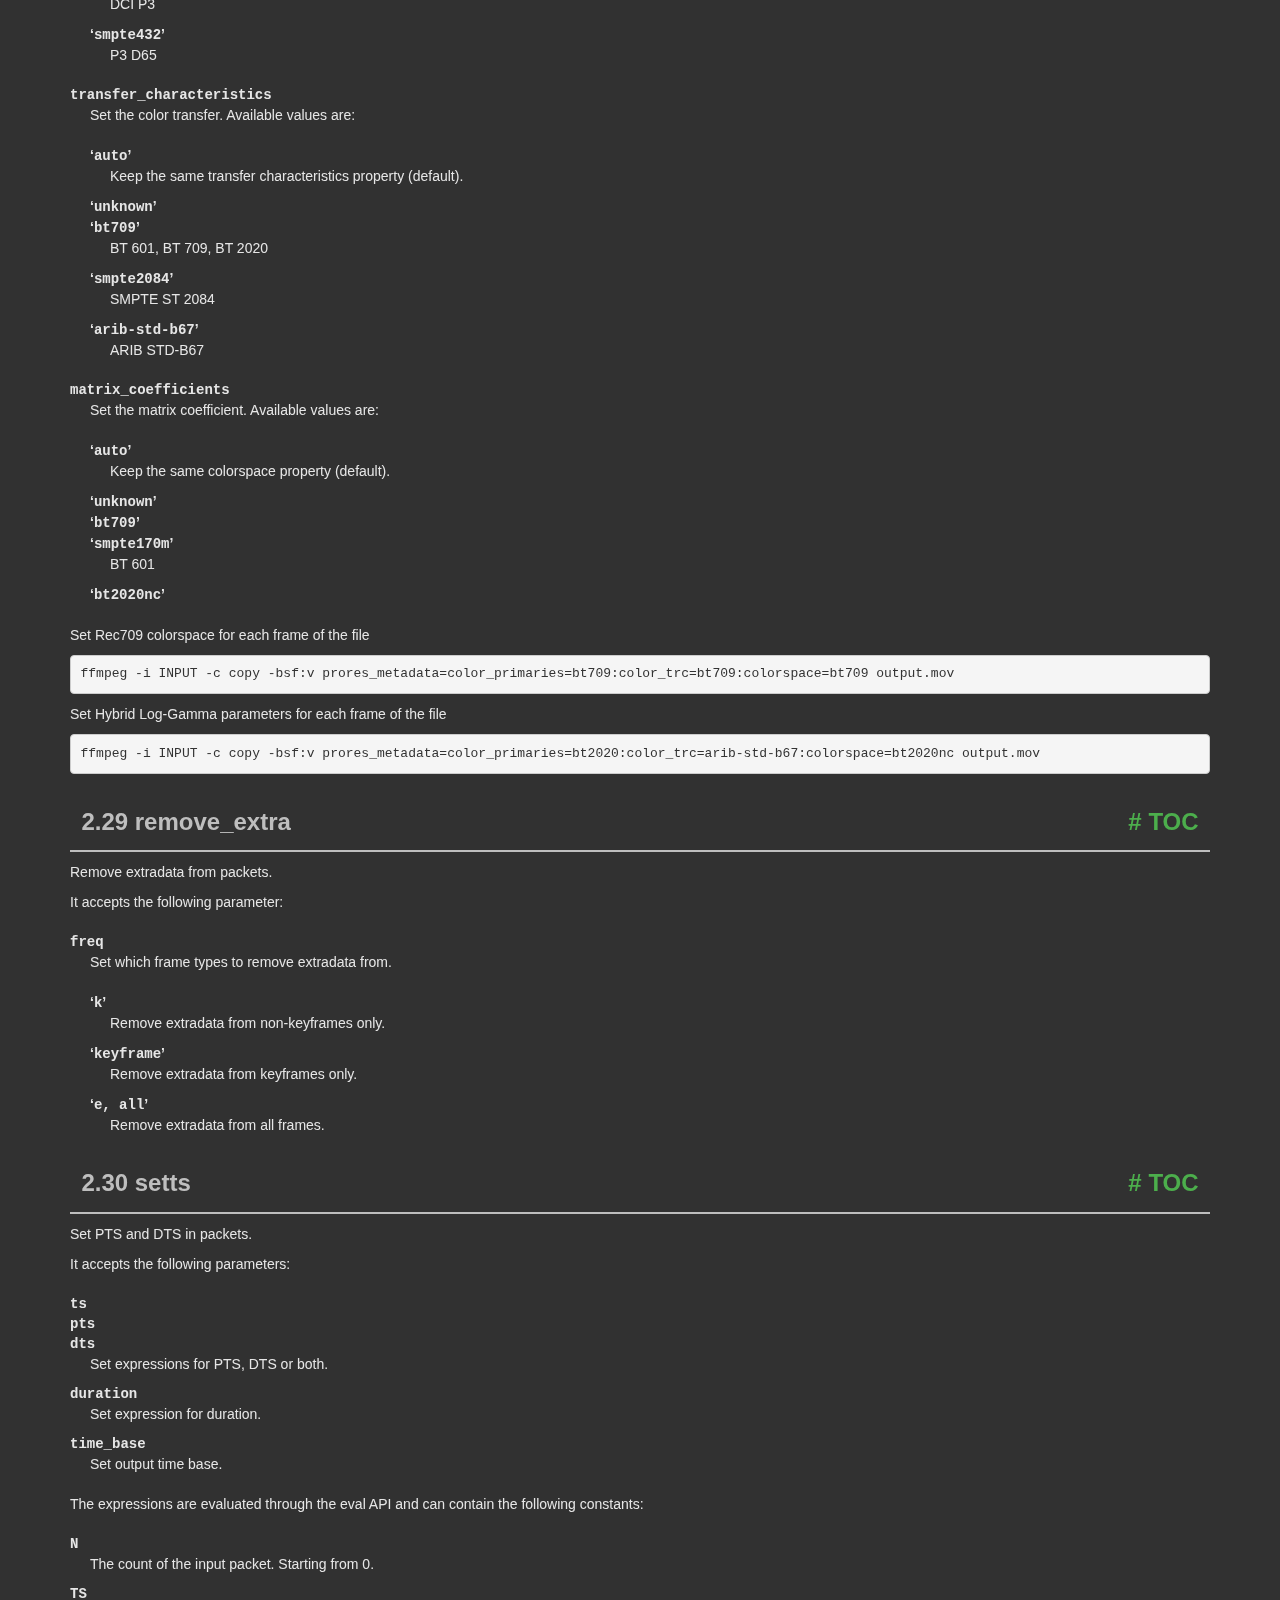
<file: backend/ffmpeg/ffmpeg-8.0-essentials_build/doc/ffmpeg-bitstream-filters.html>
<!DOCTYPE html PUBLIC "-//W3C//DTD HTML 4.01 Transitional//EN" "http://www.w3.org/TR/html4/loose.dtd">
<html>
<!-- Created by GNU Texinfo 7.2, https://www.gnu.org/software/texinfo/ -->
  <head>
    <meta charset="utf-8">
    <title>
      FFmpeg Bitstream Filters Documentation
    </title>
    <meta name="viewport" content="width=device-width,initial-scale=1.0">
    <link rel="stylesheet" type="text/css" href="bootstrap.min.css">
    <link rel="stylesheet" type="text/css" href="style.min.css">
  </head>
  <body>
    <div class="container">
      <h1>
      FFmpeg Bitstream Filters Documentation
      </h1>


<a name="SEC_Top"></a>

<div class="region-contents" id="SEC_Contents">
<h2 class="contents-heading">Table of Contents</h2>

<div class="contents">

<ul class="toc-numbered-mark">
  <li><a id="toc-Description" href="#Description">1 Description</a></li>
  <li><a id="toc-Bitstream-Filters" href="#Bitstream-Filters">2 Bitstream Filters</a>
  <ul class="toc-numbered-mark">
    <li><a id="toc-aac_005fadtstoasc" href="#aac_005fadtstoasc">2.1 aac_adtstoasc</a></li>
    <li><a id="toc-av1_005fmetadata" href="#av1_005fmetadata">2.2 av1_metadata</a></li>
    <li><a id="toc-chomp" href="#chomp">2.3 chomp</a></li>
    <li><a id="toc-dca_005fcore" href="#dca_005fcore">2.4 dca_core</a></li>
    <li><a id="toc-dovi_005frpu" href="#dovi_005frpu">2.5 dovi_rpu</a></li>
    <li><a id="toc-dump_005fextra" href="#dump_005fextra">2.6 dump_extra</a></li>
    <li><a id="toc-dv_005ferror_005fmarker" href="#dv_005ferror_005fmarker">2.7 dv_error_marker</a></li>
    <li><a id="toc-eac3_005fcore" href="#eac3_005fcore">2.8 eac3_core</a></li>
    <li><a id="toc-eia608_005fto_005fsmpte436m" href="#eia608_005fto_005fsmpte436m">2.9 eia608_to_smpte436m</a></li>
    <li><a id="toc-extract_005fextradata" href="#extract_005fextradata">2.10 extract_extradata</a></li>
    <li><a id="toc-filter_005funits" href="#filter_005funits">2.11 filter_units</a></li>
    <li><a id="toc-hapqa_005fextract" href="#hapqa_005fextract">2.12 hapqa_extract</a></li>
    <li><a id="toc-h264_005fmetadata" href="#h264_005fmetadata">2.13 h264_metadata</a></li>
    <li><a id="toc-h264_005fmp4toannexb" href="#h264_005fmp4toannexb">2.14 h264_mp4toannexb</a></li>
    <li><a id="toc-h264_005fredundant_005fpps" href="#h264_005fredundant_005fpps">2.15 h264_redundant_pps</a></li>
    <li><a id="toc-hevc_005fmetadata" href="#hevc_005fmetadata">2.16 hevc_metadata</a></li>
    <li><a id="toc-hevc_005fmp4toannexb" href="#hevc_005fmp4toannexb">2.17 hevc_mp4toannexb</a></li>
    <li><a id="toc-imxdump" href="#imxdump">2.18 imxdump</a></li>
    <li><a id="toc-mjpeg2jpeg" href="#mjpeg2jpeg">2.19 mjpeg2jpeg</a></li>
    <li><a id="toc-mjpegadump" href="#mjpegadump">2.20 mjpegadump</a></li>
    <li><a id="toc-mov2textsub" href="#mov2textsub-1">2.21 mov2textsub</a></li>
    <li><a id="toc-mpeg2_005fmetadata" href="#mpeg2_005fmetadata">2.22 mpeg2_metadata</a></li>
    <li><a id="toc-mpeg4_005funpack_005fbframes" href="#mpeg4_005funpack_005fbframes">2.23 mpeg4_unpack_bframes</a></li>
    <li><a id="toc-noise" href="#noise">2.24 noise</a>
    <ul class="toc-numbered-mark">
      <li><a id="toc-Examples" href="#Examples">2.24.1 Examples</a></li>
    </ul></li>
    <li><a id="toc-null" href="#null">2.25 null</a></li>
    <li><a id="toc-pcm_005frechunk" href="#pcm_005frechunk">2.26 pcm_rechunk</a></li>
    <li><a id="toc-pgs_005fframe_005fmerge" href="#pgs_005fframe_005fmerge">2.27 pgs_frame_merge</a></li>
    <li><a id="toc-prores_005fmetadata" href="#prores_005fmetadata">2.28 prores_metadata</a></li>
    <li><a id="toc-remove_005fextra" href="#remove_005fextra">2.29 remove_extra</a></li>
    <li><a id="toc-setts" href="#setts">2.30 setts</a></li>
    <li><a id="toc-showinfo" href="#showinfo">2.31 showinfo</a></li>
    <li><a id="toc-smpte436m_005fto_005feia608" href="#smpte436m_005fto_005feia608">2.32 smpte436m_to_eia608</a></li>
    <li><a id="toc-text2movsub" href="#text2movsub-1">2.33 text2movsub</a></li>
    <li><a id="toc-trace_005fheaders" href="#trace_005fheaders">2.34 trace_headers</a></li>
    <li><a id="toc-truehd_005fcore" href="#truehd_005fcore">2.35 truehd_core</a></li>
    <li><a id="toc-vp9_005fmetadata" href="#vp9_005fmetadata">2.36 vp9_metadata</a></li>
    <li><a id="toc-vp9_005fsuperframe" href="#vp9_005fsuperframe">2.37 vp9_superframe</a></li>
    <li><a id="toc-vp9_005fsuperframe_005fsplit" href="#vp9_005fsuperframe_005fsplit">2.38 vp9_superframe_split</a></li>
    <li><a id="toc-vp9_005fraw_005freorder" href="#vp9_005fraw_005freorder">2.39 vp9_raw_reorder</a></li>
  </ul></li>
  <li><a id="toc-See-Also" href="#See-Also">3 See Also</a></li>
  <li><a id="toc-Authors" href="#Authors">4 Authors</a></li>
</ul>
</div>
</div>

<a name="Description"></a>
<h2 class="chapter">1 Description<span class="pull-right"><a class="anchor hidden-xs" href="#Description" aria-hidden="true">#</a> <a class="anchor hidden-xs"href="#toc-Description" aria-hidden="true">TOC</a></span></h2>

<p>This document describes the bitstream filters provided by the
libavcodec library.
</p>
<p>A bitstream filter operates on the encoded stream data, and performs
bitstream level modifications without performing decoding.
</p>

<a name="Bitstream-Filters"></a>
<h2 class="chapter">2 Bitstream Filters<span class="pull-right"><a class="anchor hidden-xs" href="#Bitstream-Filters" aria-hidden="true">#</a> <a class="anchor hidden-xs"href="#toc-Bitstream-Filters" aria-hidden="true">TOC</a></span></h2>

<p>When you configure your FFmpeg build, all the supported bitstream
filters are enabled by default. You can list all available ones using
the configure option <code class="code">--list-bsfs</code>.
</p>
<p>You can disable all the bitstream filters using the configure option
<code class="code">--disable-bsfs</code>, and selectively enable any bitstream filter using
the option <code class="code">--enable-bsf=BSF</code>, or you can disable a particular
bitstream filter using the option <code class="code">--disable-bsf=BSF</code>.
</p>
<p>The option <code class="code">-bsfs</code> of the ff* tools will display the list of
all the supported bitstream filters included in your build.
</p>
<p>The ff* tools have a -bsf option applied per stream, taking a
comma-separated list of filters, whose parameters follow the filter
name after a &rsquo;=&rsquo;.
</p>
<div class="example">
<pre class="example-preformatted">ffmpeg -i INPUT -c:v copy -bsf:v filter1[=opt1=str1:opt2=str2][,filter2] OUTPUT
</pre></div>

<p>Below is a description of the currently available bitstream filters,
with their parameters, if any.
</p>
<a name="aac_005fadtstoasc"></a>
<h3 class="section">2.1 aac_adtstoasc<span class="pull-right"><a class="anchor hidden-xs" href="#aac_005fadtstoasc" aria-hidden="true">#</a> <a class="anchor hidden-xs"href="#toc-aac_005fadtstoasc" aria-hidden="true">TOC</a></span></h3>

<p>Convert MPEG-2/4 AAC ADTS to an MPEG-4 Audio Specific Configuration
bitstream.
</p>
<p>This filter creates an MPEG-4 AudioSpecificConfig from an MPEG-2/4
ADTS header and removes the ADTS header.
</p>
<p>This filter is required for example when copying an AAC stream from a
raw ADTS AAC or an MPEG-TS container to MP4A-LATM, to an FLV file, or
to MOV/MP4 files and related formats such as 3GP or M4A. Please note
that it is auto-inserted for MP4A-LATM and MOV/MP4 and related formats.
</p>
<a name="av1_005fmetadata"></a>
<h3 class="section">2.2 av1_metadata<span class="pull-right"><a class="anchor hidden-xs" href="#av1_005fmetadata" aria-hidden="true">#</a> <a class="anchor hidden-xs"href="#toc-av1_005fmetadata" aria-hidden="true">TOC</a></span></h3>

<p>Modify metadata embedded in an AV1 stream.
</p>
<dl class="table">
<dt><samp class="option">td</samp></dt>
<dd><p>Insert or remove temporal delimiter OBUs in all temporal units of the
stream.
</p>
<dl class="table">
<dt>&lsquo;<samp class="samp">insert</samp>&rsquo;</dt>
<dd><p>Insert a TD at the beginning of every TU which does not already have one.
</p></dd>
<dt>&lsquo;<samp class="samp">remove</samp>&rsquo;</dt>
<dd><p>Remove the TD from the beginning of every TU which has one.
</p></dd>
</dl>

</dd>
<dt><samp class="option">color_primaries</samp></dt>
<dt><samp class="option">transfer_characteristics</samp></dt>
<dt><samp class="option">matrix_coefficients</samp></dt>
<dd><p>Set the color description fields in the stream (see AV1 section 6.4.2).
</p>
</dd>
<dt><samp class="option">color_range</samp></dt>
<dd><p>Set the color range in the stream (see AV1 section 6.4.2; note that
this cannot be set for streams using BT.709 primaries, sRGB transfer
characteristic and identity (RGB) matrix coefficients).
</p><dl class="table">
<dt>&lsquo;<samp class="samp">tv</samp>&rsquo;</dt>
<dd><p>Limited range.
</p></dd>
<dt>&lsquo;<samp class="samp">pc</samp>&rsquo;</dt>
<dd><p>Full range.
</p></dd>
</dl>

</dd>
<dt><samp class="option">chroma_sample_position</samp></dt>
<dd><p>Set the chroma sample location in the stream (see AV1 section 6.4.2).
This can only be set for 4:2:0 streams.
</p>
<dl class="table">
<dt>&lsquo;<samp class="samp">vertical</samp>&rsquo;</dt>
<dd><p>Left position (matching the default in MPEG-2 and H.264).
</p></dd>
<dt>&lsquo;<samp class="samp">colocated</samp>&rsquo;</dt>
<dd><p>Top-left position.
</p></dd>
</dl>

</dd>
<dt><samp class="option">tick_rate</samp></dt>
<dd><p>Set the tick rate (<em class="emph">time_scale / num_units_in_display_tick</em>) in
the timing info in the sequence header.
</p></dd>
<dt><samp class="option">num_ticks_per_picture</samp></dt>
<dd><p>Set the number of ticks in each picture, to indicate that the stream
has a fixed framerate.  Ignored if <samp class="option">tick_rate</samp> is not also set.
</p>
</dd>
<dt><samp class="option">delete_padding</samp></dt>
<dd><p>Deletes Padding OBUs.
</p>
</dd>
</dl>

<a name="chomp"></a>
<h3 class="section">2.3 chomp<span class="pull-right"><a class="anchor hidden-xs" href="#chomp" aria-hidden="true">#</a> <a class="anchor hidden-xs"href="#toc-chomp" aria-hidden="true">TOC</a></span></h3>

<p>Remove zero padding at the end of a packet.
</p>
<a name="dca_005fcore"></a>
<h3 class="section">2.4 dca_core<span class="pull-right"><a class="anchor hidden-xs" href="#dca_005fcore" aria-hidden="true">#</a> <a class="anchor hidden-xs"href="#toc-dca_005fcore" aria-hidden="true">TOC</a></span></h3>

<p>Extract the core from a DCA/DTS stream, dropping extensions such as
DTS-HD.
</p>
<a name="dovi_005frpu"></a>
<h3 class="section">2.5 dovi_rpu<span class="pull-right"><a class="anchor hidden-xs" href="#dovi_005frpu" aria-hidden="true">#</a> <a class="anchor hidden-xs"href="#toc-dovi_005frpu" aria-hidden="true">TOC</a></span></h3>

<p>Manipulate Dolby Vision metadata in a HEVC/AV1 bitstream, optionally enabling
metadata compression.
</p>
<dl class="table">
<dt><samp class="option">strip</samp></dt>
<dd><p>If enabled, strip all Dolby Vision metadata (configuration record + RPU data
blocks) from the stream.
</p></dd>
<dt><samp class="option">compression</samp></dt>
<dd><p>Which compression level to enable.
</p><dl class="table">
<dt>&lsquo;<samp class="samp">none</samp>&rsquo;</dt>
<dd><p>No metadata compression.
</p></dd>
<dt>&lsquo;<samp class="samp">limited</samp>&rsquo;</dt>
<dd><p>Limited metadata compression scheme. Should be compatible with most devices.
This is the default.
</p></dd>
<dt>&lsquo;<samp class="samp">extended</samp>&rsquo;</dt>
<dd><p>Extended metadata compression. Devices are not required to support this. Note
that this level currently behaves the same as &lsquo;<samp class="samp">limited</samp>&rsquo; in libavcodec.
</p></dd>
</dl>
</dd>
</dl>

<a name="dump_005fextra"></a>
<h3 class="section">2.6 dump_extra<span class="pull-right"><a class="anchor hidden-xs" href="#dump_005fextra" aria-hidden="true">#</a> <a class="anchor hidden-xs"href="#toc-dump_005fextra" aria-hidden="true">TOC</a></span></h3>

<p>Add extradata to the beginning of the filtered packets except when
said packets already exactly begin with the extradata that is intended
to be added.
</p>
<dl class="table">
<dt><samp class="option">freq</samp></dt>
<dd><p>The additional argument specifies which packets should be filtered.
It accepts the values:
</p><dl class="table">
<dt>&lsquo;<samp class="samp">k</samp>&rsquo;</dt>
<dt>&lsquo;<samp class="samp">keyframe</samp>&rsquo;</dt>
<dd><p>add extradata to all key packets
</p>
</dd>
<dt>&lsquo;<samp class="samp">e</samp>&rsquo;</dt>
<dt>&lsquo;<samp class="samp">all</samp>&rsquo;</dt>
<dd><p>add extradata to all packets
</p></dd>
</dl>
</dd>
</dl>

<p>If not specified it is assumed &lsquo;<samp class="samp">k</samp>&rsquo;.
</p>
<p>For example the following <code class="command">ffmpeg</code> command forces a global
header (thus disabling individual packet headers) in the H.264 packets
generated by the <code class="code">libx264</code> encoder, but corrects them by adding
the header stored in extradata to the key packets:
</p><div class="example">
<pre class="example-preformatted">ffmpeg -i INPUT -map 0 -flags:v +global_header -c:v libx264 -bsf:v dump_extra out.ts
</pre></div>

<a name="dv_005ferror_005fmarker"></a>
<h3 class="section">2.7 dv_error_marker<span class="pull-right"><a class="anchor hidden-xs" href="#dv_005ferror_005fmarker" aria-hidden="true">#</a> <a class="anchor hidden-xs"href="#toc-dv_005ferror_005fmarker" aria-hidden="true">TOC</a></span></h3>

<p>Blocks in DV which are marked as damaged are replaced by blocks of the specified color.
</p>
<dl class="table">
<dt><samp class="option">color</samp></dt>
<dd><p>The color to replace damaged blocks by
</p></dd>
<dt><samp class="option">sta</samp></dt>
<dd><p>A 16 bit mask which specifies which of the 16 possible error status values are
to be replaced by colored blocks. 0xFFFE is the default which replaces all non 0
error status values.
</p><dl class="table">
<dt>&lsquo;<samp class="samp">ok</samp>&rsquo;</dt>
<dd><p>No error, no concealment
</p></dd>
<dt>&lsquo;<samp class="samp">err</samp>&rsquo;</dt>
<dd><p>Error, No concealment
</p></dd>
<dt>&lsquo;<samp class="samp">res</samp>&rsquo;</dt>
<dd><p>Reserved
</p></dd>
<dt>&lsquo;<samp class="samp">notok</samp>&rsquo;</dt>
<dd><p>Error or concealment
</p></dd>
<dt>&lsquo;<samp class="samp">notres</samp>&rsquo;</dt>
<dd><p>Not reserved
</p></dd>
<dt>&lsquo;<samp class="samp">Aa, Ba, Ca, Ab, Bb, Cb, A, B, C, a, b, erri, erru</samp>&rsquo;</dt>
<dd><p>The specific error status code
</p></dd>
</dl>
<p>see page 44-46 or section 5.5 of
<a class="url" href="http://web.archive.org/web/20060927044735/http://www.smpte.org/smpte_store/standards/pdf/s314m.pdf">http://web.archive.org/web/20060927044735/http://www.smpte.org/smpte_store/standards/pdf/s314m.pdf</a>
</p>
</dd>
</dl>

<a name="eac3_005fcore"></a>
<h3 class="section">2.8 eac3_core<span class="pull-right"><a class="anchor hidden-xs" href="#eac3_005fcore" aria-hidden="true">#</a> <a class="anchor hidden-xs"href="#toc-eac3_005fcore" aria-hidden="true">TOC</a></span></h3>

<p>Extract the core from a E-AC-3 stream, dropping extra channels.
</p>
<a name="eia608_005fto_005fsmpte436m"></a>
<h3 class="section">2.9 eia608_to_smpte436m<span class="pull-right"><a class="anchor hidden-xs" href="#eia608_005fto_005fsmpte436m" aria-hidden="true">#</a> <a class="anchor hidden-xs"href="#toc-eia608_005fto_005fsmpte436m" aria-hidden="true">TOC</a></span></h3>

<p>Convert from a <code class="code">EIA_608</code> stream to a <code class="code">SMPTE_436M_ANC</code> data stream, wrapping the closed captions in CTA-708 CDP VANC packets.
</p>
<dl class="table">
<dt><samp class="option">line_number</samp></dt>
<dd><p>Choose which line number the generated VANC packets should go on. You generally want either line 9 (the default) or 11.
</p></dd>
<dt><samp class="option">wrapping_type</samp></dt>
<dd><p>Choose the SMPTE 436M wrapping type, defaults to &lsquo;<samp class="samp">vanc_frame</samp>&rsquo;.
It accepts the values:
</p><dl class="table">
<dt>&lsquo;<samp class="samp">vanc_frame</samp>&rsquo;</dt>
<dd><p>VANC frame (interlaced or segmented progressive frame)
</p></dd>
<dt>&lsquo;<samp class="samp">vanc_field_1</samp>&rsquo;</dt>
<dt>&lsquo;<samp class="samp">vanc_field_2</samp>&rsquo;</dt>
<dt>&lsquo;<samp class="samp">vanc_progressive_frame</samp>&rsquo;</dt>
</dl>
</dd>
<dt><samp class="option">sample_coding</samp></dt>
<dd><p>Choose the SMPTE 436M sample coding, defaults to &lsquo;<samp class="samp">8bit_luma</samp>&rsquo;.
It accepts the values:
</p><dl class="table">
<dt>&lsquo;<samp class="samp">8bit_luma</samp>&rsquo;</dt>
<dd><p>8-bit component luma samples
</p></dd>
<dt>&lsquo;<samp class="samp">8bit_color_diff</samp>&rsquo;</dt>
<dd><p>8-bit component color difference samples
</p></dd>
<dt>&lsquo;<samp class="samp">8bit_luma_and_color_diff</samp>&rsquo;</dt>
<dd><p>8-bit component luma and color difference samples
</p></dd>
<dt>&lsquo;<samp class="samp">10bit_luma</samp>&rsquo;</dt>
<dd><p>10-bit component luma samples
</p></dd>
<dt>&lsquo;<samp class="samp">10bit_color_diff</samp>&rsquo;</dt>
<dd><p>10-bit component color difference samples
</p></dd>
<dt>&lsquo;<samp class="samp">10bit_luma_and_color_diff</samp>&rsquo;</dt>
<dd><p>10-bit component luma and color difference samples
</p></dd>
<dt>&lsquo;<samp class="samp">8bit_luma_parity_error</samp>&rsquo;</dt>
<dd><p>8-bit component luma samples with parity error
</p></dd>
<dt>&lsquo;<samp class="samp">8bit_color_diff_parity_error</samp>&rsquo;</dt>
<dd><p>8-bit component color difference samples with parity error
</p></dd>
<dt>&lsquo;<samp class="samp">8bit_luma_and_color_diff_parity_error</samp>&rsquo;</dt>
<dd><p>8-bit component luma and color difference samples with parity error
</p></dd>
</dl>
</dd>
<dt><samp class="option">initial_cdp_sequence_cntr</samp></dt>
<dd><p>The initial value of the CDP&rsquo;s 16-bit unsigned integer <code class="code">cdp_hdr_sequence_cntr</code> and <code class="code">cdp_ftr_sequence_cntr</code> fields. Defaults to 0.
</p></dd>
<dt><samp class="option">cdp_frame_rate</samp></dt>
<dd><p>Set the CDP&rsquo;s <code class="code">cdp_frame_rate</code> field. This doesn&rsquo;t actually change the timing of the data stream, it just changes the values inserted in that field in the generated CDP packets. Defaults to &lsquo;<samp class="samp">30000/1001</samp>&rsquo;.
</p></dd>
</dl>

<a name="extract_005fextradata"></a>
<h3 class="section">2.10 extract_extradata<span class="pull-right"><a class="anchor hidden-xs" href="#extract_005fextradata" aria-hidden="true">#</a> <a class="anchor hidden-xs"href="#toc-extract_005fextradata" aria-hidden="true">TOC</a></span></h3>

<p>Extract the in-band extradata.
</p>
<p>Certain codecs allow the long-term headers (e.g. MPEG-2 sequence headers,
or H.264/HEVC (VPS/)SPS/PPS) to be transmitted either &quot;in-band&quot; (i.e. as a part
of the bitstream containing the coded frames) or &quot;out of band&quot; (e.g. on the
container level). This latter form is called &quot;extradata&quot; in FFmpeg terminology.
</p>
<p>This bitstream filter detects the in-band headers and makes them available as
extradata.
</p>
<dl class="table">
<dt><samp class="option">remove</samp></dt>
<dd><p>When this option is enabled, the long-term headers are removed from the
bitstream after extraction.
</p></dd>
</dl>

<a name="filter_005funits"></a>
<h3 class="section">2.11 filter_units<span class="pull-right"><a class="anchor hidden-xs" href="#filter_005funits" aria-hidden="true">#</a> <a class="anchor hidden-xs"href="#toc-filter_005funits" aria-hidden="true">TOC</a></span></h3>

<p>Remove units with types in or not in a given set from the stream.
</p>
<dl class="table">
<dt><samp class="option">pass_types</samp></dt>
<dd><p>List of unit types or ranges of unit types to pass through while removing
all others.  This is specified as a &rsquo;|&rsquo;-separated list of unit type values
or ranges of values with &rsquo;-&rsquo;.
</p>
</dd>
<dt><samp class="option">remove_types</samp></dt>
<dd><p>Identical to <samp class="option">pass_types</samp>, except the units in the given set
removed and all others passed through.
</p></dd>
</dl>

<p>The types used by pass_types and remove_types correspond to NAL unit types
(nal_unit_type) in H.264, HEVC and H.266 (see Table 7-1 in the H.264
and HEVC specifications or Table 5 in the H.266 specification), to
marker values for JPEG (without 0xFF prefix) and to start codes without
start code prefix (i.e. the byte following the 0x000001) for MPEG-2.
For VP8 and VP9, every unit has type zero.
</p>
<p>Extradata is unchanged by this transformation, but note that if the stream
contains inline parameter sets then the output may be unusable if they are
removed.
</p>
<p>For example, to remove all non-VCL NAL units from an H.264 stream:
</p><div class="example">
<pre class="example-preformatted">ffmpeg -i INPUT -c:v copy -bsf:v 'filter_units=pass_types=1-5' OUTPUT
</pre></div>

<p>To remove all AUDs, SEI and filler from an H.265 stream:
</p><div class="example">
<pre class="example-preformatted">ffmpeg -i INPUT -c:v copy -bsf:v 'filter_units=remove_types=35|38-40' OUTPUT
</pre></div>

<p>To remove all user data from a MPEG-2 stream, including Closed Captions:
</p><div class="example">
<pre class="example-preformatted">ffmpeg -i INPUT -c:v copy -bsf:v 'filter_units=remove_types=178' OUTPUT
</pre></div>

<p>To remove all SEI from a H264 stream, including Closed Captions:
</p><div class="example">
<pre class="example-preformatted">ffmpeg -i INPUT -c:v copy -bsf:v 'filter_units=remove_types=6' OUTPUT
</pre></div>

<p>To remove all prefix and suffix SEI from a HEVC stream, including Closed Captions and dynamic HDR:
</p><div class="example">
<pre class="example-preformatted">ffmpeg -i INPUT -c:v copy -bsf:v 'filter_units=remove_types=39|40' OUTPUT
</pre></div>

<a name="hapqa_005fextract"></a>
<h3 class="section">2.12 hapqa_extract<span class="pull-right"><a class="anchor hidden-xs" href="#hapqa_005fextract" aria-hidden="true">#</a> <a class="anchor hidden-xs"href="#toc-hapqa_005fextract" aria-hidden="true">TOC</a></span></h3>

<p>Extract Rgb or Alpha part of an HAPQA file, without recompression, in order to create an HAPQ or an HAPAlphaOnly file.
</p>
<dl class="table">
<dt><samp class="option">texture</samp></dt>
<dd><p>Specifies the texture to keep.
</p>
<dl class="table">
<dt><samp class="option">color</samp></dt>
<dt><samp class="option">alpha</samp></dt>
</dl>

</dd>
</dl>

<p>Convert HAPQA to HAPQ
</p><div class="example">
<pre class="example-preformatted">ffmpeg -i hapqa_inputfile.mov -c copy -bsf:v hapqa_extract=texture=color -tag:v HapY -metadata:s:v:0 encoder=&quot;HAPQ&quot; hapq_file.mov
</pre></div>

<p>Convert HAPQA to HAPAlphaOnly
</p><div class="example">
<pre class="example-preformatted">ffmpeg -i hapqa_inputfile.mov -c copy -bsf:v hapqa_extract=texture=alpha -tag:v HapA -metadata:s:v:0 encoder=&quot;HAPAlpha Only&quot; hapalphaonly_file.mov
</pre></div>

<a name="h264_005fmetadata"></a>
<h3 class="section">2.13 h264_metadata<span class="pull-right"><a class="anchor hidden-xs" href="#h264_005fmetadata" aria-hidden="true">#</a> <a class="anchor hidden-xs"href="#toc-h264_005fmetadata" aria-hidden="true">TOC</a></span></h3>

<p>Modify metadata embedded in an H.264 stream.
</p>
<dl class="table">
<dt><samp class="option">aud</samp></dt>
<dd><p>Insert or remove AUD NAL units in all access units of the stream.
</p>
<dl class="table">
<dt>&lsquo;<samp class="samp">pass</samp>&rsquo;</dt>
<dt>&lsquo;<samp class="samp">insert</samp>&rsquo;</dt>
<dt>&lsquo;<samp class="samp">remove</samp>&rsquo;</dt>
</dl>

<p>Default is pass.
</p>
</dd>
<dt><samp class="option">sample_aspect_ratio</samp></dt>
<dd><p>Set the sample aspect ratio of the stream in the VUI parameters.
See H.264 table E-1.
</p>
</dd>
<dt><samp class="option">overscan_appropriate_flag</samp></dt>
<dd><p>Set whether the stream is suitable for display using overscan
or not (see H.264 section E.2.1).
</p>
</dd>
<dt><samp class="option">video_format</samp></dt>
<dt><samp class="option">video_full_range_flag</samp></dt>
<dd><p>Set the video format in the stream (see H.264 section E.2.1 and
table E-2).
</p>
</dd>
<dt><samp class="option">colour_primaries</samp></dt>
<dt><samp class="option">transfer_characteristics</samp></dt>
<dt><samp class="option">matrix_coefficients</samp></dt>
<dd><p>Set the colour description in the stream (see H.264 section E.2.1
and tables E-3, E-4 and E-5).
</p>
</dd>
<dt><samp class="option">chroma_sample_loc_type</samp></dt>
<dd><p>Set the chroma sample location in the stream (see H.264 section
E.2.1 and figure E-1).
</p>
</dd>
<dt><samp class="option">tick_rate</samp></dt>
<dd><p>Set the tick rate (time_scale / num_units_in_tick) in the VUI
parameters.  This is the smallest time unit representable in the
stream, and in many cases represents the field rate of the stream
(double the frame rate).
</p></dd>
<dt><samp class="option">fixed_frame_rate_flag</samp></dt>
<dd><p>Set whether the stream has fixed framerate - typically this indicates
that the framerate is exactly half the tick rate, but the exact
meaning is dependent on interlacing and the picture structure (see
H.264 section E.2.1 and table E-6).
</p></dd>
<dt><samp class="option">zero_new_constraint_set_flags</samp></dt>
<dd><p>Zero constraint_set4_flag and constraint_set5_flag in the SPS. These
bits were reserved in a previous version of the H.264 spec, and thus
some hardware decoders require these to be zero. The result of zeroing
this is still a valid bitstream.
</p>
</dd>
<dt><samp class="option">crop_left</samp></dt>
<dt><samp class="option">crop_right</samp></dt>
<dt><samp class="option">crop_top</samp></dt>
<dt><samp class="option">crop_bottom</samp></dt>
<dd><p>Set the frame cropping offsets in the SPS.  These values will replace
the current ones if the stream is already cropped.
</p>
<p>These fields are set in pixels.  Note that some sizes may not be
representable if the chroma is subsampled or the stream is interlaced
(see H.264 section 7.4.2.1.1).
</p>
</dd>
<dt><samp class="option">sei_user_data</samp></dt>
<dd><p>Insert a string as SEI unregistered user data.  The argument must
be of the form <em class="emph">UUID+string</em>, where the UUID is as hex digits
possibly separated by hyphens, and the string can be anything.
</p>
<p>For example, &lsquo;<samp class="samp">086f3693-b7b3-4f2c-9653-21492feee5b8+hello</samp>&rsquo; will
insert the string &ldquo;hello&rdquo; associated with the given UUID.
</p>
</dd>
<dt><samp class="option">delete_filler</samp></dt>
<dd><p>Deletes both filler NAL units and filler SEI messages.
</p>
</dd>
<dt><samp class="option">display_orientation</samp></dt>
<dd><p>Insert, extract or remove Display orientation SEI messages.
See H.264 section D.1.27 and D.2.27 for syntax and semantics.
</p>
<dl class="table">
<dt>&lsquo;<samp class="samp">pass</samp>&rsquo;</dt>
<dt>&lsquo;<samp class="samp">insert</samp>&rsquo;</dt>
<dt>&lsquo;<samp class="samp">remove</samp>&rsquo;</dt>
<dt>&lsquo;<samp class="samp">extract</samp>&rsquo;</dt>
</dl>

<p>Default is pass.
</p>
<p>Insert mode works in conjunction with <code class="code">rotate</code> and <code class="code">flip</code> options.
Any pre-existing Display orientation messages will be removed in insert or remove mode.
Extract mode attaches the display matrix to the packet as side data.
</p>
</dd>
<dt><samp class="option">rotate</samp></dt>
<dd><p>Set rotation in display orientation SEI (anticlockwise angle in degrees).
Range is -360 to +360. Default is NaN.
</p>
</dd>
<dt><samp class="option">flip</samp></dt>
<dd><p>Set flip in display orientation SEI.
</p>
<dl class="table">
<dt>&lsquo;<samp class="samp">horizontal</samp>&rsquo;</dt>
<dt>&lsquo;<samp class="samp">vertical</samp>&rsquo;</dt>
</dl>

<p>Default is unset.
</p>
</dd>
<dt><samp class="option">level</samp></dt>
<dd><p>Set the level in the SPS.  Refer to H.264 section A.3 and tables A-1
to A-5.
</p>
<p>The argument must be the name of a level (for example, &lsquo;<samp class="samp">4.2</samp>&rsquo;), a
level_idc value (for example, &lsquo;<samp class="samp">42</samp>&rsquo;), or the special name &lsquo;<samp class="samp">auto</samp>&rsquo;
indicating that the filter should attempt to guess the level from the
input stream properties.
</p>
</dd>
</dl>

<a name="h264_005fmp4toannexb"></a>
<h3 class="section">2.14 h264_mp4toannexb<span class="pull-right"><a class="anchor hidden-xs" href="#h264_005fmp4toannexb" aria-hidden="true">#</a> <a class="anchor hidden-xs"href="#toc-h264_005fmp4toannexb" aria-hidden="true">TOC</a></span></h3>

<p>Convert an H.264 bitstream from length prefixed mode to start code
prefixed mode (as defined in the Annex B of the ITU-T H.264
specification).
</p>
<p>This is required by some streaming formats, typically the MPEG-2
transport stream format (muxer <code class="code">mpegts</code>).
</p>
<p>For example to remux an MP4 file containing an H.264 stream to mpegts
format with <code class="command">ffmpeg</code>, you can use the command:
</p>
<div class="example">
<pre class="example-preformatted">ffmpeg -i INPUT.mp4 -codec copy -bsf:v h264_mp4toannexb OUTPUT.ts
</pre></div>

<p>Please note that this filter is auto-inserted for MPEG-TS (muxer
<code class="code">mpegts</code>) and raw H.264 (muxer <code class="code">h264</code>) output formats.
</p>
<a name="h264_005fredundant_005fpps"></a>
<h3 class="section">2.15 h264_redundant_pps<span class="pull-right"><a class="anchor hidden-xs" href="#h264_005fredundant_005fpps" aria-hidden="true">#</a> <a class="anchor hidden-xs"href="#toc-h264_005fredundant_005fpps" aria-hidden="true">TOC</a></span></h3>

<p>This applies a specific fixup to some Blu-ray BDMV H264 streams
which contain redundant PPSs. The PPSs modify irrelevant parameters
of the stream, confusing other transformations which require
the correct extradata.
</p>
<p>The encoder used on these impacted streams adds extra PPSs throughout
the stream, varying the initial QP and whether weighted prediction
was enabled. This causes issues after copying the stream into
a global header container, as the starting PPS is not suitable
for the rest of the stream. One side effect, for example,
is seeking will return garbled output until a new PPS appears.
</p>
<p>This BSF removes the extra PPSs and rewrites the slice headers
such that the stream uses a single leading PPS in the global header,
which resolves the issue.
</p>
<a name="hevc_005fmetadata"></a>
<h3 class="section">2.16 hevc_metadata<span class="pull-right"><a class="anchor hidden-xs" href="#hevc_005fmetadata" aria-hidden="true">#</a> <a class="anchor hidden-xs"href="#toc-hevc_005fmetadata" aria-hidden="true">TOC</a></span></h3>

<p>Modify metadata embedded in an HEVC stream.
</p>
<dl class="table">
<dt><samp class="option">aud</samp></dt>
<dd><p>Insert or remove AUD NAL units in all access units of the stream.
</p>
<dl class="table">
<dt>&lsquo;<samp class="samp">insert</samp>&rsquo;</dt>
<dt>&lsquo;<samp class="samp">remove</samp>&rsquo;</dt>
</dl>

</dd>
<dt><samp class="option">sample_aspect_ratio</samp></dt>
<dd><p>Set the sample aspect ratio in the stream in the VUI parameters.
</p>
</dd>
<dt><samp class="option">video_format</samp></dt>
<dt><samp class="option">video_full_range_flag</samp></dt>
<dd><p>Set the video format in the stream (see H.265 section E.3.1 and
table E.2).
</p>
</dd>
<dt><samp class="option">colour_primaries</samp></dt>
<dt><samp class="option">transfer_characteristics</samp></dt>
<dt><samp class="option">matrix_coefficients</samp></dt>
<dd><p>Set the colour description in the stream (see H.265 section E.3.1
and tables E.3, E.4 and E.5).
</p>
</dd>
<dt><samp class="option">chroma_sample_loc_type</samp></dt>
<dd><p>Set the chroma sample location in the stream (see H.265 section
E.3.1 and figure E.1).
</p>
</dd>
<dt><samp class="option">tick_rate</samp></dt>
<dd><p>Set the tick rate in the VPS and VUI parameters (time_scale /
num_units_in_tick). Combined with <samp class="option">num_ticks_poc_diff_one</samp>, this can
set a constant framerate in the stream.  Note that it is likely to be
overridden by container parameters when the stream is in a container.
</p>
</dd>
<dt><samp class="option">num_ticks_poc_diff_one</samp></dt>
<dd><p>Set poc_proportional_to_timing_flag in VPS and VUI and use this value
to set num_ticks_poc_diff_one_minus1 (see H.265 sections 7.4.3.1 and
E.3.1).  Ignored if <samp class="option">tick_rate</samp> is not also set.
</p>
</dd>
<dt><samp class="option">crop_left</samp></dt>
<dt><samp class="option">crop_right</samp></dt>
<dt><samp class="option">crop_top</samp></dt>
<dt><samp class="option">crop_bottom</samp></dt>
<dd><p>Set the conformance window cropping offsets in the SPS.  These values
will replace the current ones if the stream is already cropped.
</p>
<p>These fields are set in pixels.  Note that some sizes may not be
representable if the chroma is subsampled (H.265 section 7.4.3.2.1).
</p>
</dd>
<dt><samp class="option">width</samp></dt>
<dt><samp class="option">height</samp></dt>
<dd><p>Set width and height after crop.
</p>
</dd>
<dt><samp class="option">level</samp></dt>
<dd><p>Set the level in the VPS and SPS.  See H.265 section A.4 and tables
A.6 and A.7.
</p>
<p>The argument must be the name of a level (for example, &lsquo;<samp class="samp">5.1</samp>&rsquo;), a
<em class="emph">general_level_idc</em> value (for example, &lsquo;<samp class="samp">153</samp>&rsquo; for level 5.1),
or the special name &lsquo;<samp class="samp">auto</samp>&rsquo; indicating that the filter should
attempt to guess the level from the input stream properties.
</p>
</dd>
</dl>

<a name="hevc_005fmp4toannexb"></a>
<h3 class="section">2.17 hevc_mp4toannexb<span class="pull-right"><a class="anchor hidden-xs" href="#hevc_005fmp4toannexb" aria-hidden="true">#</a> <a class="anchor hidden-xs"href="#toc-hevc_005fmp4toannexb" aria-hidden="true">TOC</a></span></h3>

<p>Convert an HEVC/H.265 bitstream from length prefixed mode to start code
prefixed mode (as defined in the Annex B of the ITU-T H.265
specification).
</p>
<p>This is required by some streaming formats, typically the MPEG-2
transport stream format (muxer <code class="code">mpegts</code>).
</p>
<p>For example to remux an MP4 file containing an HEVC stream to mpegts
format with <code class="command">ffmpeg</code>, you can use the command:
</p>
<div class="example">
<pre class="example-preformatted">ffmpeg -i INPUT.mp4 -codec copy -bsf:v hevc_mp4toannexb OUTPUT.ts
</pre></div>

<p>Please note that this filter is auto-inserted for MPEG-TS (muxer
<code class="code">mpegts</code>) and raw HEVC/H.265 (muxer <code class="code">h265</code> or
<code class="code">hevc</code>) output formats.
</p>
<a name="imxdump"></a>
<h3 class="section">2.18 imxdump<span class="pull-right"><a class="anchor hidden-xs" href="#imxdump" aria-hidden="true">#</a> <a class="anchor hidden-xs"href="#toc-imxdump" aria-hidden="true">TOC</a></span></h3>

<p>Modifies the bitstream to fit in MOV and to be usable by the Final Cut
Pro decoder. This filter only applies to the mpeg2video codec, and is
likely not needed for Final Cut Pro 7 and newer with the appropriate
<samp class="option">-tag:v</samp>.
</p>
<p>For example, to remux 30 MB/sec NTSC IMX to MOV:
</p>
<div class="example">
<pre class="example-preformatted">ffmpeg -i input.mxf -c copy -bsf:v imxdump -tag:v mx3n output.mov
</pre></div>

<a name="mjpeg2jpeg"></a>
<h3 class="section">2.19 mjpeg2jpeg<span class="pull-right"><a class="anchor hidden-xs" href="#mjpeg2jpeg" aria-hidden="true">#</a> <a class="anchor hidden-xs"href="#toc-mjpeg2jpeg" aria-hidden="true">TOC</a></span></h3>

<p>Convert MJPEG/AVI1 packets to full JPEG/JFIF packets.
</p>
<p>MJPEG is a video codec wherein each video frame is essentially a
JPEG image. The individual frames can be extracted without loss,
e.g. by
</p>
<div class="example">
<pre class="example-preformatted">ffmpeg -i ../some_mjpeg.avi -c:v copy frames_%d.jpg
</pre></div>

<p>Unfortunately, these chunks are incomplete JPEG images, because
they lack the DHT segment required for decoding. Quoting from
<a class="url" href="http://www.digitalpreservation.gov/formats/fdd/fdd000063.shtml">http://www.digitalpreservation.gov/formats/fdd/fdd000063.shtml</a>:
</p>
<p>Avery Lee, writing in the rec.video.desktop newsgroup in 2001,
commented that &quot;MJPEG, or at least the MJPEG in AVIs having the
MJPG fourcc, is restricted JPEG with a fixed &ndash; and *omitted* &ndash;
Huffman table. The JPEG must be YCbCr colorspace, it must be 4:2:2,
and it must use basic Huffman encoding, not arithmetic or
progressive. . . . You can indeed extract the MJPEG frames and
decode them with a regular JPEG decoder, but you have to prepend
the DHT segment to them, or else the decoder won&rsquo;t have any idea
how to decompress the data. The exact table necessary is given in
the OpenDML spec.&quot;
</p>
<p>This bitstream filter patches the header of frames extracted from an MJPEG
stream (carrying the AVI1 header ID and lacking a DHT segment) to
produce fully qualified JPEG images.
</p>
<div class="example">
<pre class="example-preformatted">ffmpeg -i mjpeg-movie.avi -c:v copy -bsf:v mjpeg2jpeg frame_%d.jpg
exiftran -i -9 frame*.jpg
ffmpeg -i frame_%d.jpg -c:v copy rotated.avi
</pre></div>

<a name="mjpegadump"></a>
<h3 class="section">2.20 mjpegadump<span class="pull-right"><a class="anchor hidden-xs" href="#mjpegadump" aria-hidden="true">#</a> <a class="anchor hidden-xs"href="#toc-mjpegadump" aria-hidden="true">TOC</a></span></h3>

<p>Add an MJPEG A header to the bitstream, to enable decoding by
Quicktime.
</p>
<a class="anchor" id="mov2textsub"></a><a name="mov2textsub-1"></a>
<h3 class="section">2.21 mov2textsub<span class="pull-right"><a class="anchor hidden-xs" href="#mov2textsub" aria-hidden="true">#</a> <a class="anchor hidden-xs"href="#toc-mov2textsub" aria-hidden="true">TOC</a></span></h3>

<p>Extract a representable text file from MOV subtitles, stripping the
metadata header from each subtitle packet.
</p>
<p>See also the <a class="ref" href="#text2movsub">text2movsub</a> filter.
</p>
<a name="mpeg2_005fmetadata"></a>
<h3 class="section">2.22 mpeg2_metadata<span class="pull-right"><a class="anchor hidden-xs" href="#mpeg2_005fmetadata" aria-hidden="true">#</a> <a class="anchor hidden-xs"href="#toc-mpeg2_005fmetadata" aria-hidden="true">TOC</a></span></h3>

<p>Modify metadata embedded in an MPEG-2 stream.
</p>
<dl class="table">
<dt><samp class="option">display_aspect_ratio</samp></dt>
<dd><p>Set the display aspect ratio in the stream.
</p>
<p>The following fixed values are supported:
</p><dl class="table">
<dt><samp class="option">4/3</samp></dt>
<dt><samp class="option">16/9</samp></dt>
<dt><samp class="option">221/100</samp></dt>
</dl>
<p>Any other value will result in square pixels being signalled instead
(see H.262 section 6.3.3 and table 6-3).
</p>
</dd>
<dt><samp class="option">frame_rate</samp></dt>
<dd><p>Set the frame rate in the stream.  This is constructed from a table
of known values combined with a small multiplier and divisor - if
the supplied value is not exactly representable, the nearest
representable value will be used instead (see H.262 section 6.3.3
and table 6-4).
</p>
</dd>
<dt><samp class="option">video_format</samp></dt>
<dd><p>Set the video format in the stream (see H.262 section 6.3.6 and
table 6-6).
</p>
</dd>
<dt><samp class="option">colour_primaries</samp></dt>
<dt><samp class="option">transfer_characteristics</samp></dt>
<dt><samp class="option">matrix_coefficients</samp></dt>
<dd><p>Set the colour description in the stream (see H.262 section 6.3.6
and tables 6-7, 6-8 and 6-9).
</p>
</dd>
</dl>

<a name="mpeg4_005funpack_005fbframes"></a>
<h3 class="section">2.23 mpeg4_unpack_bframes<span class="pull-right"><a class="anchor hidden-xs" href="#mpeg4_005funpack_005fbframes" aria-hidden="true">#</a> <a class="anchor hidden-xs"href="#toc-mpeg4_005funpack_005fbframes" aria-hidden="true">TOC</a></span></h3>

<p>Unpack DivX-style packed B-frames.
</p>
<p>DivX-style packed B-frames are not valid MPEG-4 and were only a
workaround for the broken Video for Windows subsystem.
They use more space, can cause minor AV sync issues, require more
CPU power to decode (unless the player has some decoded picture queue
to compensate the 2,0,2,0 frame per packet style) and cause
trouble if copied into a standard container like mp4 or mpeg-ps/ts,
because MPEG-4 decoders may not be able to decode them, since they are
not valid MPEG-4.
</p>
<p>For example to fix an AVI file containing an MPEG-4 stream with
DivX-style packed B-frames using <code class="command">ffmpeg</code>, you can use the command:
</p>
<div class="example">
<pre class="example-preformatted">ffmpeg -i INPUT.avi -codec copy -bsf:v mpeg4_unpack_bframes OUTPUT.avi
</pre></div>

<a name="noise"></a>
<h3 class="section">2.24 noise<span class="pull-right"><a class="anchor hidden-xs" href="#noise" aria-hidden="true">#</a> <a class="anchor hidden-xs"href="#toc-noise" aria-hidden="true">TOC</a></span></h3>

<p>Damages the contents of packets or simply drops them without damaging the
container. Can be used for fuzzing or testing error resilience/concealment.
</p>
<p>Parameters:
</p><dl class="table">
<dt><samp class="option">amount</samp></dt>
<dd><p>Accepts an expression whose evaluation per-packet determines how often bytes in that
packet will be modified. A value below 0 will result in a variable frequency.
Default is 0 which results in no modification. However, if neither amount nor drop is specified,
amount will be set to <var class="var">-1</var>. See below for accepted variables.
</p></dd>
<dt><samp class="option">drop</samp></dt>
<dd><p>Accepts an expression evaluated per-packet whose value determines whether that packet is dropped.
Evaluation to a positive value results in the packet being dropped. Evaluation to a negative
value results in a variable chance of it being dropped, roughly inverse in proportion to the magnitude
of the value. Default is 0 which results in no drops. See below for accepted variables.
</p></dd>
<dt><samp class="option">dropamount</samp></dt>
<dd><p>Accepts a non-negative integer, which assigns a variable chance of it being dropped, roughly inverse
in proportion to the value. Default is 0 which results in no drops. This option is kept for backwards
compatibility and is equivalent to setting drop to a negative value with the same magnitude
i.e. <code class="code">dropamount=4</code> is the same as <code class="code">drop=-4</code>. Ignored if drop is also specified.
</p></dd>
</dl>

<p>Both <code class="code">amount</code> and <code class="code">drop</code> accept expressions containing the following variables:
</p>
<dl class="table">
<dt>&lsquo;<samp class="samp">n</samp>&rsquo;</dt>
<dd><p>The index of the packet, starting from zero.
</p></dd>
<dt>&lsquo;<samp class="samp">tb</samp>&rsquo;</dt>
<dd><p>The timebase for packet timestamps.
</p></dd>
<dt>&lsquo;<samp class="samp">pts</samp>&rsquo;</dt>
<dd><p>Packet presentation timestamp.
</p></dd>
<dt>&lsquo;<samp class="samp">dts</samp>&rsquo;</dt>
<dd><p>Packet decoding timestamp.
</p></dd>
<dt>&lsquo;<samp class="samp">nopts</samp>&rsquo;</dt>
<dd><p>Constant representing AV_NOPTS_VALUE.
</p></dd>
<dt>&lsquo;<samp class="samp">startpts</samp>&rsquo;</dt>
<dd><p>First non-AV_NOPTS_VALUE PTS seen in the stream.
</p></dd>
<dt>&lsquo;<samp class="samp">startdts</samp>&rsquo;</dt>
<dd><p>First non-AV_NOPTS_VALUE DTS seen in the stream.
</p></dd>
<dt>&lsquo;<samp class="samp">duration</samp>&rsquo;</dt>
<dt>&lsquo;<samp class="samp">d</samp>&rsquo;</dt>
<dd><p>Packet duration, in timebase units.
</p></dd>
<dt>&lsquo;<samp class="samp">pos</samp>&rsquo;</dt>
<dd><p>Packet position in input; may be -1 when unknown or not set.
</p></dd>
<dt>&lsquo;<samp class="samp">size</samp>&rsquo;</dt>
<dd><p>Packet size, in bytes.
</p></dd>
<dt>&lsquo;<samp class="samp">key</samp>&rsquo;</dt>
<dd><p>Whether packet is marked as a keyframe.
</p></dd>
<dt>&lsquo;<samp class="samp">state</samp>&rsquo;</dt>
<dd><p>A pseudo random integer, primarily derived from the content of packet payload.
</p></dd>
</dl>

<a name="Examples"></a>
<h4 class="subsection">2.24.1 Examples<span class="pull-right"><a class="anchor hidden-xs" href="#Examples" aria-hidden="true">#</a> <a class="anchor hidden-xs"href="#toc-Examples" aria-hidden="true">TOC</a></span></h4>
<p>Apply modification to every byte but don&rsquo;t drop any packets.
</p><div class="example">
<pre class="example-preformatted">ffmpeg -i INPUT -c copy -bsf noise=1 output.mkv
</pre></div>

<p>Drop every video packet not marked as a keyframe after timestamp 30s but do not
modify any of the remaining packets.
</p><div class="example">
<pre class="example-preformatted">ffmpeg -i INPUT -c copy -bsf:v noise=drop='gt(pts*tb\,30)*not(key)' output.mkv
</pre></div>

<p>Drop one second of audio every 10 seconds and add some random noise to the rest.
</p><div class="example">
<pre class="example-preformatted">ffmpeg -i INPUT -c copy -bsf:a noise=amount=-1:drop='between(mod(pts*tb\,10)\,9\,10)' output.mkv
</pre></div>

<a name="null"></a>
<h3 class="section">2.25 null<span class="pull-right"><a class="anchor hidden-xs" href="#null" aria-hidden="true">#</a> <a class="anchor hidden-xs"href="#toc-null" aria-hidden="true">TOC</a></span></h3>
<p>This bitstream filter passes the packets through unchanged.
</p>
<a name="pcm_005frechunk"></a>
<h3 class="section">2.26 pcm_rechunk<span class="pull-right"><a class="anchor hidden-xs" href="#pcm_005frechunk" aria-hidden="true">#</a> <a class="anchor hidden-xs"href="#toc-pcm_005frechunk" aria-hidden="true">TOC</a></span></h3>

<p>Repacketize PCM audio to a fixed number of samples per packet or a fixed packet
rate per second. This is similar to the <a data-manual="ffmpeg-filters" href="./ffmpeg-filters.html#asetnsamples">asetnsamples audio
filter</a> but works on audio packets instead of audio frames.
</p>
<dl class="table">
<dt><samp class="option">nb_out_samples, n</samp></dt>
<dd><p>Set the number of samples per each output audio packet. The number is intended
as the number of samples <em class="emph">per each channel</em>. Default value is 1024.
</p>
</dd>
<dt><samp class="option">pad, p</samp></dt>
<dd><p>If set to 1, the filter will pad the last audio packet with silence, so that it
will contain the same number of samples (or roughly the same number of samples,
see <samp class="option">frame_rate</samp>) as the previous ones. Default value is 1.
</p>
</dd>
<dt><samp class="option">frame_rate, r</samp></dt>
<dd><p>This option makes the filter output a fixed number of packets per second instead
of a fixed number of samples per packet. If the audio sample rate is not
divisible by the frame rate then the number of samples will not be constant but
will vary slightly so that each packet will start as close to the frame
boundary as possible. Using this option has precedence over <samp class="option">nb_out_samples</samp>.
</p></dd>
</dl>

<p>You can generate the well known 1602-1601-1602-1601-1602 pattern of 48kHz audio
for NTSC frame rate using the <samp class="option">frame_rate</samp> option.
</p><div class="example">
<pre class="example-preformatted">ffmpeg -f lavfi -i sine=r=48000:d=1 -c pcm_s16le -bsf pcm_rechunk=r=30000/1001 -f framecrc -
</pre></div>

<a name="pgs_005fframe_005fmerge"></a>
<h3 class="section">2.27 pgs_frame_merge<span class="pull-right"><a class="anchor hidden-xs" href="#pgs_005fframe_005fmerge" aria-hidden="true">#</a> <a class="anchor hidden-xs"href="#toc-pgs_005fframe_005fmerge" aria-hidden="true">TOC</a></span></h3>

<p>Merge a sequence of PGS Subtitle segments ending with an &quot;end of display set&quot;
segment into a single packet.
</p>
<p>This is required by some containers that support PGS subtitles
(muxer <code class="code">matroska</code>).
</p>
<a name="prores_005fmetadata"></a>
<h3 class="section">2.28 prores_metadata<span class="pull-right"><a class="anchor hidden-xs" href="#prores_005fmetadata" aria-hidden="true">#</a> <a class="anchor hidden-xs"href="#toc-prores_005fmetadata" aria-hidden="true">TOC</a></span></h3>

<p>Modify color property metadata embedded in prores stream.
</p>
<dl class="table">
<dt><samp class="option">color_primaries</samp></dt>
<dd><p>Set the color primaries.
Available values are:
</p>
<dl class="table">
<dt>&lsquo;<samp class="samp">auto</samp>&rsquo;</dt>
<dd><p>Keep the same color primaries property (default).
</p>
</dd>
<dt>&lsquo;<samp class="samp">unknown</samp>&rsquo;</dt>
<dt>&lsquo;<samp class="samp">bt709</samp>&rsquo;</dt>
<dt>&lsquo;<samp class="samp">bt470bg</samp>&rsquo;</dt>
<dd><p>BT601 625
</p>
</dd>
<dt>&lsquo;<samp class="samp">smpte170m</samp>&rsquo;</dt>
<dd><p>BT601 525
</p>
</dd>
<dt>&lsquo;<samp class="samp">bt2020</samp>&rsquo;</dt>
<dt>&lsquo;<samp class="samp">smpte431</samp>&rsquo;</dt>
<dd><p>DCI P3
</p>
</dd>
<dt>&lsquo;<samp class="samp">smpte432</samp>&rsquo;</dt>
<dd><p>P3 D65
</p>
</dd>
</dl>

</dd>
<dt><samp class="option">transfer_characteristics</samp></dt>
<dd><p>Set the color transfer.
Available values are:
</p>
<dl class="table">
<dt>&lsquo;<samp class="samp">auto</samp>&rsquo;</dt>
<dd><p>Keep the same transfer characteristics property (default).
</p>
</dd>
<dt>&lsquo;<samp class="samp">unknown</samp>&rsquo;</dt>
<dt>&lsquo;<samp class="samp">bt709</samp>&rsquo;</dt>
<dd><p>BT 601, BT 709, BT 2020
</p></dd>
<dt>&lsquo;<samp class="samp">smpte2084</samp>&rsquo;</dt>
<dd><p>SMPTE ST 2084
</p></dd>
<dt>&lsquo;<samp class="samp">arib-std-b67</samp>&rsquo;</dt>
<dd><p>ARIB STD-B67
</p></dd>
</dl>


</dd>
<dt><samp class="option">matrix_coefficients</samp></dt>
<dd><p>Set the matrix coefficient.
Available values are:
</p>
<dl class="table">
<dt>&lsquo;<samp class="samp">auto</samp>&rsquo;</dt>
<dd><p>Keep the same colorspace property (default).
</p>
</dd>
<dt>&lsquo;<samp class="samp">unknown</samp>&rsquo;</dt>
<dt>&lsquo;<samp class="samp">bt709</samp>&rsquo;</dt>
<dt>&lsquo;<samp class="samp">smpte170m</samp>&rsquo;</dt>
<dd><p>BT 601
</p>
</dd>
<dt>&lsquo;<samp class="samp">bt2020nc</samp>&rsquo;</dt>
</dl>
</dd>
</dl>

<p>Set Rec709 colorspace for each frame of the file
</p><div class="example">
<pre class="example-preformatted">ffmpeg -i INPUT -c copy -bsf:v prores_metadata=color_primaries=bt709:color_trc=bt709:colorspace=bt709 output.mov
</pre></div>

<p>Set Hybrid Log-Gamma parameters for each frame of the file
</p><div class="example">
<pre class="example-preformatted">ffmpeg -i INPUT -c copy -bsf:v prores_metadata=color_primaries=bt2020:color_trc=arib-std-b67:colorspace=bt2020nc output.mov
</pre></div>

<a name="remove_005fextra"></a>
<h3 class="section">2.29 remove_extra<span class="pull-right"><a class="anchor hidden-xs" href="#remove_005fextra" aria-hidden="true">#</a> <a class="anchor hidden-xs"href="#toc-remove_005fextra" aria-hidden="true">TOC</a></span></h3>

<p>Remove extradata from packets.
</p>
<p>It accepts the following parameter:
</p><dl class="table">
<dt><samp class="option">freq</samp></dt>
<dd><p>Set which frame types to remove extradata from.
</p>
<dl class="table">
<dt>&lsquo;<samp class="samp">k</samp>&rsquo;</dt>
<dd><p>Remove extradata from non-keyframes only.
</p>
</dd>
<dt>&lsquo;<samp class="samp">keyframe</samp>&rsquo;</dt>
<dd><p>Remove extradata from keyframes only.
</p>
</dd>
<dt>&lsquo;<samp class="samp">e, all</samp>&rsquo;</dt>
<dd><p>Remove extradata from all frames.
</p>
</dd>
</dl>
</dd>
</dl>

<a name="setts"></a>
<h3 class="section">2.30 setts<span class="pull-right"><a class="anchor hidden-xs" href="#setts" aria-hidden="true">#</a> <a class="anchor hidden-xs"href="#toc-setts" aria-hidden="true">TOC</a></span></h3>
<p>Set PTS and DTS in packets.
</p>
<p>It accepts the following parameters:
</p><dl class="table">
<dt><samp class="option">ts</samp></dt>
<dt><samp class="option">pts</samp></dt>
<dt><samp class="option">dts</samp></dt>
<dd><p>Set expressions for PTS, DTS or both.
</p></dd>
<dt><samp class="option">duration</samp></dt>
<dd><p>Set expression for duration.
</p></dd>
<dt><samp class="option">time_base</samp></dt>
<dd><p>Set output time base.
</p></dd>
</dl>

<p>The expressions are evaluated through the eval API and can contain the following
constants:
</p>
<dl class="table">
<dt><samp class="option">N</samp></dt>
<dd><p>The count of the input packet. Starting from 0.
</p>
</dd>
<dt><samp class="option">TS</samp></dt>
<dd><p>The demux timestamp in input in case of <code class="code">ts</code> or <code class="code">dts</code> option or presentation
timestamp in case of <code class="code">pts</code> option.
</p>
</dd>
<dt><samp class="option">POS</samp></dt>
<dd><p>The original position in the file of the packet, or undefined if undefined
for the current packet
</p>
</dd>
<dt><samp class="option">DTS</samp></dt>
<dd><p>The demux timestamp in input.
</p>
</dd>
<dt><samp class="option">PTS</samp></dt>
<dd><p>The presentation timestamp in input.
</p>
</dd>
<dt><samp class="option">DURATION</samp></dt>
<dd><p>The duration in input.
</p>
</dd>
<dt><samp class="option">STARTDTS</samp></dt>
<dd><p>The DTS of the first packet.
</p>
</dd>
<dt><samp class="option">STARTPTS</samp></dt>
<dd><p>The PTS of the first packet.
</p>
</dd>
<dt><samp class="option">PREV_INDTS</samp></dt>
<dd><p>The previous input DTS.
</p>
</dd>
<dt><samp class="option">PREV_INPTS</samp></dt>
<dd><p>The previous input PTS.
</p>
</dd>
<dt><samp class="option">PREV_INDURATION</samp></dt>
<dd><p>The previous input duration.
</p>
</dd>
<dt><samp class="option">PREV_OUTDTS</samp></dt>
<dd><p>The previous output DTS.
</p>
</dd>
<dt><samp class="option">PREV_OUTPTS</samp></dt>
<dd><p>The previous output PTS.
</p>
</dd>
<dt><samp class="option">PREV_OUTDURATION</samp></dt>
<dd><p>The previous output duration.
</p>
</dd>
<dt><samp class="option">NEXT_DTS</samp></dt>
<dd><p>The next input DTS.
</p>
</dd>
<dt><samp class="option">NEXT_PTS</samp></dt>
<dd><p>The next input PTS.
</p>
</dd>
<dt><samp class="option">NEXT_DURATION</samp></dt>
<dd><p>The next input duration.
</p>
</dd>
<dt><samp class="option">TB</samp></dt>
<dd><p>The timebase of stream packet belongs.
</p>
</dd>
<dt><samp class="option">TB_OUT</samp></dt>
<dd><p>The output timebase.
</p>
</dd>
<dt><samp class="option">SR</samp></dt>
<dd><p>The sample rate of stream packet belongs.
</p>
</dd>
<dt><samp class="option">NOPTS</samp></dt>
<dd><p>The AV_NOPTS_VALUE constant.
</p></dd>
</dl>

<p>For example, to set PTS equal to DTS (not recommended if B-frames are involved):
</p><div class="example">
<pre class="example-preformatted">ffmpeg -i INPUT -c:a copy -bsf:a setts=pts=DTS out.mkv
</pre></div>

<a name="showinfo"></a>
<h3 class="section">2.31 showinfo<span class="pull-right"><a class="anchor hidden-xs" href="#showinfo" aria-hidden="true">#</a> <a class="anchor hidden-xs"href="#toc-showinfo" aria-hidden="true">TOC</a></span></h3>
<p>Log basic packet information. Mainly useful for testing, debugging,
and development.
</p>
<a name="smpte436m_005fto_005feia608"></a>
<h3 class="section">2.32 smpte436m_to_eia608<span class="pull-right"><a class="anchor hidden-xs" href="#smpte436m_005fto_005feia608" aria-hidden="true">#</a> <a class="anchor hidden-xs"href="#toc-smpte436m_005fto_005feia608" aria-hidden="true">TOC</a></span></h3>

<p>Convert from a <code class="code">SMPTE_436M_ANC</code> data stream to a <code class="code">EIA_608</code> stream,
extracting the closed captions from CTA-708 CDP VANC packets, and ignoring all other data.
</p>
<a class="anchor" id="text2movsub"></a><a name="text2movsub-1"></a>
<h3 class="section">2.33 text2movsub<span class="pull-right"><a class="anchor hidden-xs" href="#text2movsub" aria-hidden="true">#</a> <a class="anchor hidden-xs"href="#toc-text2movsub" aria-hidden="true">TOC</a></span></h3>

<p>Convert text subtitles to MOV subtitles (as used by the <code class="code">mov_text</code>
codec) with metadata headers.
</p>
<p>See also the <a class="ref" href="#mov2textsub">mov2textsub</a> filter.
</p>
<a name="trace_005fheaders"></a>
<h3 class="section">2.34 trace_headers<span class="pull-right"><a class="anchor hidden-xs" href="#trace_005fheaders" aria-hidden="true">#</a> <a class="anchor hidden-xs"href="#toc-trace_005fheaders" aria-hidden="true">TOC</a></span></h3>

<p>Log trace output containing all syntax elements in the coded stream
headers (everything above the level of individual coded blocks).
This can be useful for debugging low-level stream issues.
</p>
<p>Supports AV1, H.264, H.265, (M)JPEG, MPEG-2 and VP9, but depending
on the build only a subset of these may be available.
</p>
<a name="truehd_005fcore"></a>
<h3 class="section">2.35 truehd_core<span class="pull-right"><a class="anchor hidden-xs" href="#truehd_005fcore" aria-hidden="true">#</a> <a class="anchor hidden-xs"href="#toc-truehd_005fcore" aria-hidden="true">TOC</a></span></h3>

<p>Extract the core from a TrueHD stream, dropping ATMOS data.
</p>
<a name="vp9_005fmetadata"></a>
<h3 class="section">2.36 vp9_metadata<span class="pull-right"><a class="anchor hidden-xs" href="#vp9_005fmetadata" aria-hidden="true">#</a> <a class="anchor hidden-xs"href="#toc-vp9_005fmetadata" aria-hidden="true">TOC</a></span></h3>

<p>Modify metadata embedded in a VP9 stream.
</p>
<dl class="table">
<dt><samp class="option">color_space</samp></dt>
<dd><p>Set the color space value in the frame header.  Note that any frame
set to RGB will be implicitly set to PC range and that RGB is
incompatible with profiles 0 and 2.
</p><dl class="table">
<dt>&lsquo;<samp class="samp">unknown</samp>&rsquo;</dt>
<dt>&lsquo;<samp class="samp">bt601</samp>&rsquo;</dt>
<dt>&lsquo;<samp class="samp">bt709</samp>&rsquo;</dt>
<dt>&lsquo;<samp class="samp">smpte170</samp>&rsquo;</dt>
<dt>&lsquo;<samp class="samp">smpte240</samp>&rsquo;</dt>
<dt>&lsquo;<samp class="samp">bt2020</samp>&rsquo;</dt>
<dt>&lsquo;<samp class="samp">rgb</samp>&rsquo;</dt>
</dl>

</dd>
<dt><samp class="option">color_range</samp></dt>
<dd><p>Set the color range value in the frame header.  Note that any value
imposed by the color space will take precedence over this value.
</p><dl class="table">
<dt>&lsquo;<samp class="samp">tv</samp>&rsquo;</dt>
<dt>&lsquo;<samp class="samp">pc</samp>&rsquo;</dt>
</dl>
</dd>
</dl>

<a name="vp9_005fsuperframe"></a>
<h3 class="section">2.37 vp9_superframe<span class="pull-right"><a class="anchor hidden-xs" href="#vp9_005fsuperframe" aria-hidden="true">#</a> <a class="anchor hidden-xs"href="#toc-vp9_005fsuperframe" aria-hidden="true">TOC</a></span></h3>

<p>Merge VP9 invisible (alt-ref) frames back into VP9 superframes. This
fixes merging of split/segmented VP9 streams where the alt-ref frame
was split from its visible counterpart.
</p>
<a name="vp9_005fsuperframe_005fsplit"></a>
<h3 class="section">2.38 vp9_superframe_split<span class="pull-right"><a class="anchor hidden-xs" href="#vp9_005fsuperframe_005fsplit" aria-hidden="true">#</a> <a class="anchor hidden-xs"href="#toc-vp9_005fsuperframe_005fsplit" aria-hidden="true">TOC</a></span></h3>

<p>Split VP9 superframes into single frames.
</p>
<a name="vp9_005fraw_005freorder"></a>
<h3 class="section">2.39 vp9_raw_reorder<span class="pull-right"><a class="anchor hidden-xs" href="#vp9_005fraw_005freorder" aria-hidden="true">#</a> <a class="anchor hidden-xs"href="#toc-vp9_005fraw_005freorder" aria-hidden="true">TOC</a></span></h3>

<p>Given a VP9 stream with correct timestamps but possibly out of order,
insert additional show-existing-frame packets to correct the ordering.
</p>

<a name="See-Also"></a>
<h2 class="chapter">3 See Also<span class="pull-right"><a class="anchor hidden-xs" href="#See-Also" aria-hidden="true">#</a> <a class="anchor hidden-xs"href="#toc-See-Also" aria-hidden="true">TOC</a></span></h2>

<p><a class="url" href="ffmpeg.html">ffmpeg</a>, <a class="url" href="ffplay.html">ffplay</a>, <a class="url" href="ffprobe.html">ffprobe</a>,
<a class="url" href="libavcodec.html">libavcodec</a>
</p>

<a name="Authors"></a>
<h2 class="chapter">4 Authors<span class="pull-right"><a class="anchor hidden-xs" href="#Authors" aria-hidden="true">#</a> <a class="anchor hidden-xs"href="#toc-Authors" aria-hidden="true">TOC</a></span></h2>

<p>The FFmpeg developers.
</p>
<p>For details about the authorship, see the Git history of the project
(https://git.ffmpeg.org/ffmpeg), e.g. by typing the command
<code class="command">git log</code> in the FFmpeg source directory, or browsing the
online repository at <a class="url" href="https://git.ffmpeg.org/ffmpeg">https://git.ffmpeg.org/ffmpeg</a>.
</p>
<p>Maintainers for the specific components are listed in the file
<samp class="file">MAINTAINERS</samp> in the source code tree.
</p>

      <p style="font-size: small;">
        This document was generated using <a class="uref" href="https://www.gnu.org/software/texinfo/"><em class="emph">makeinfo</em></a>.
      </p>
    </div>
  </body>
</html>
</file>
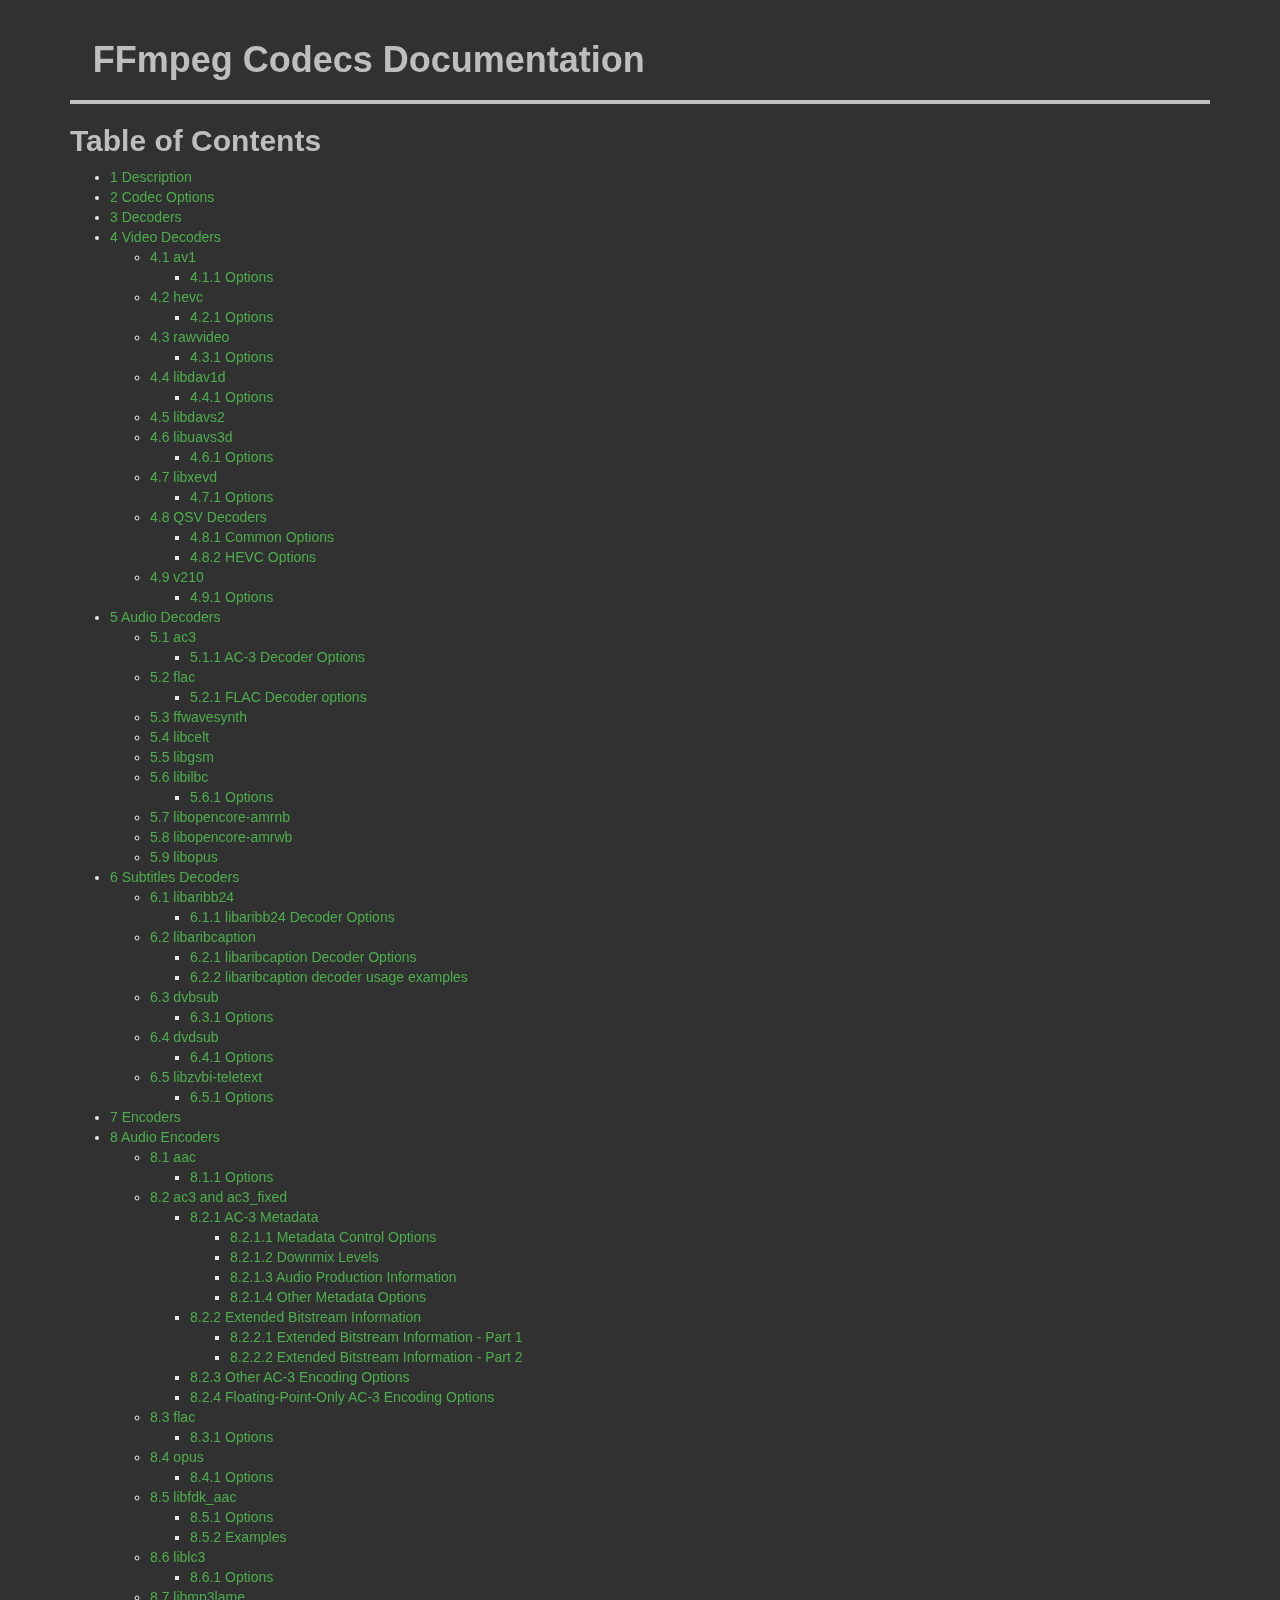
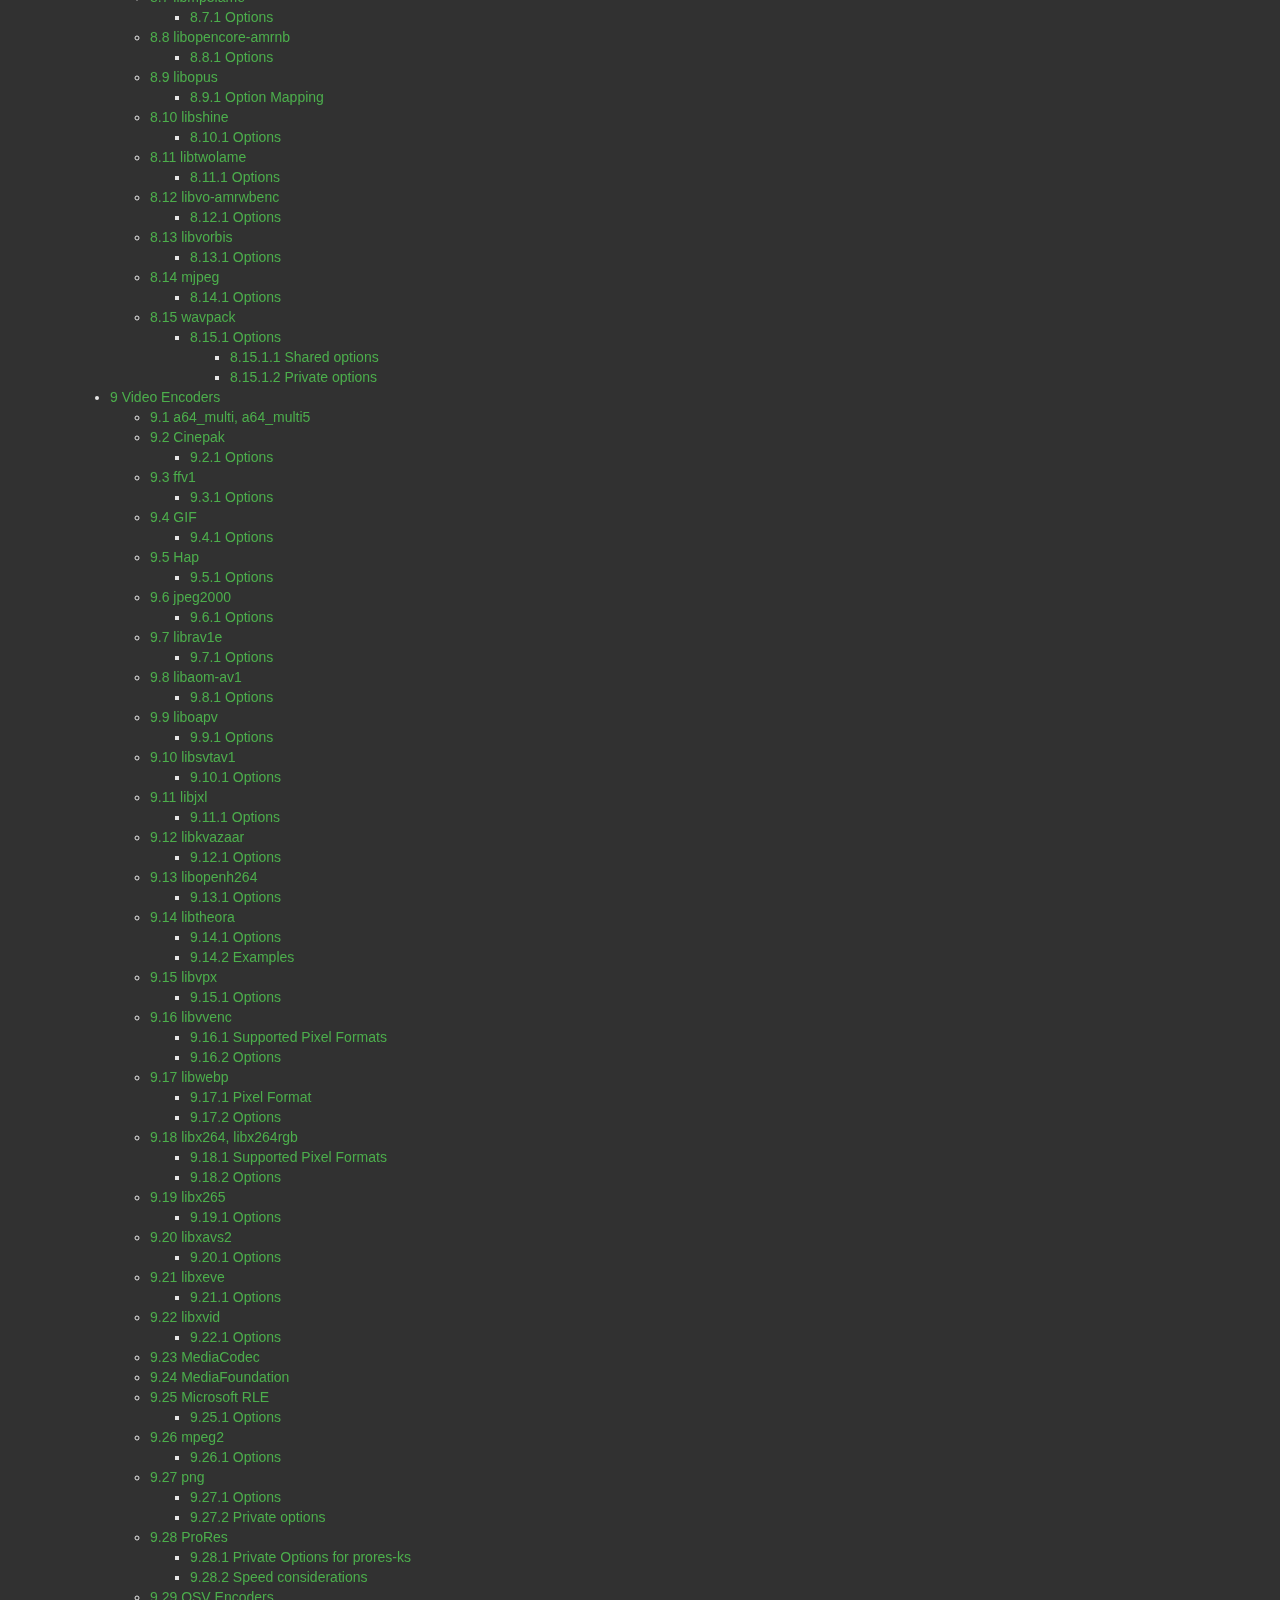
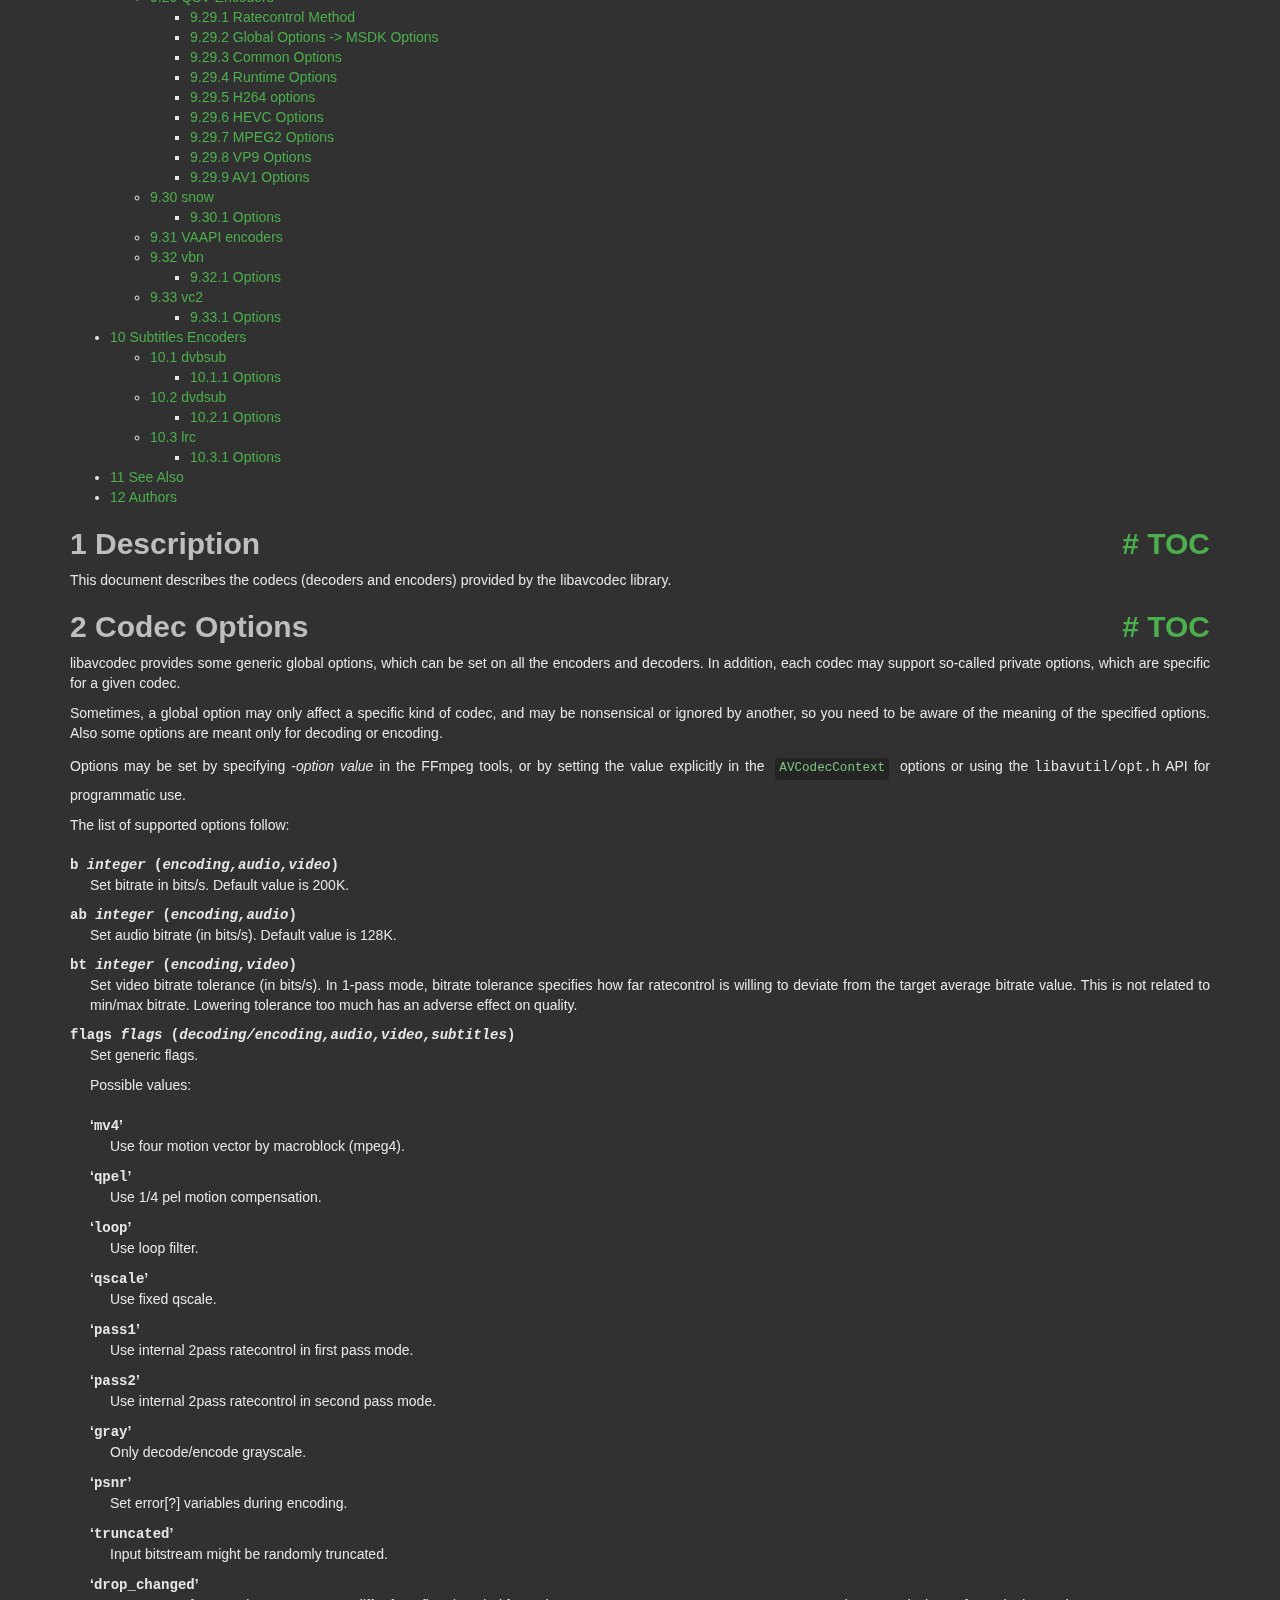
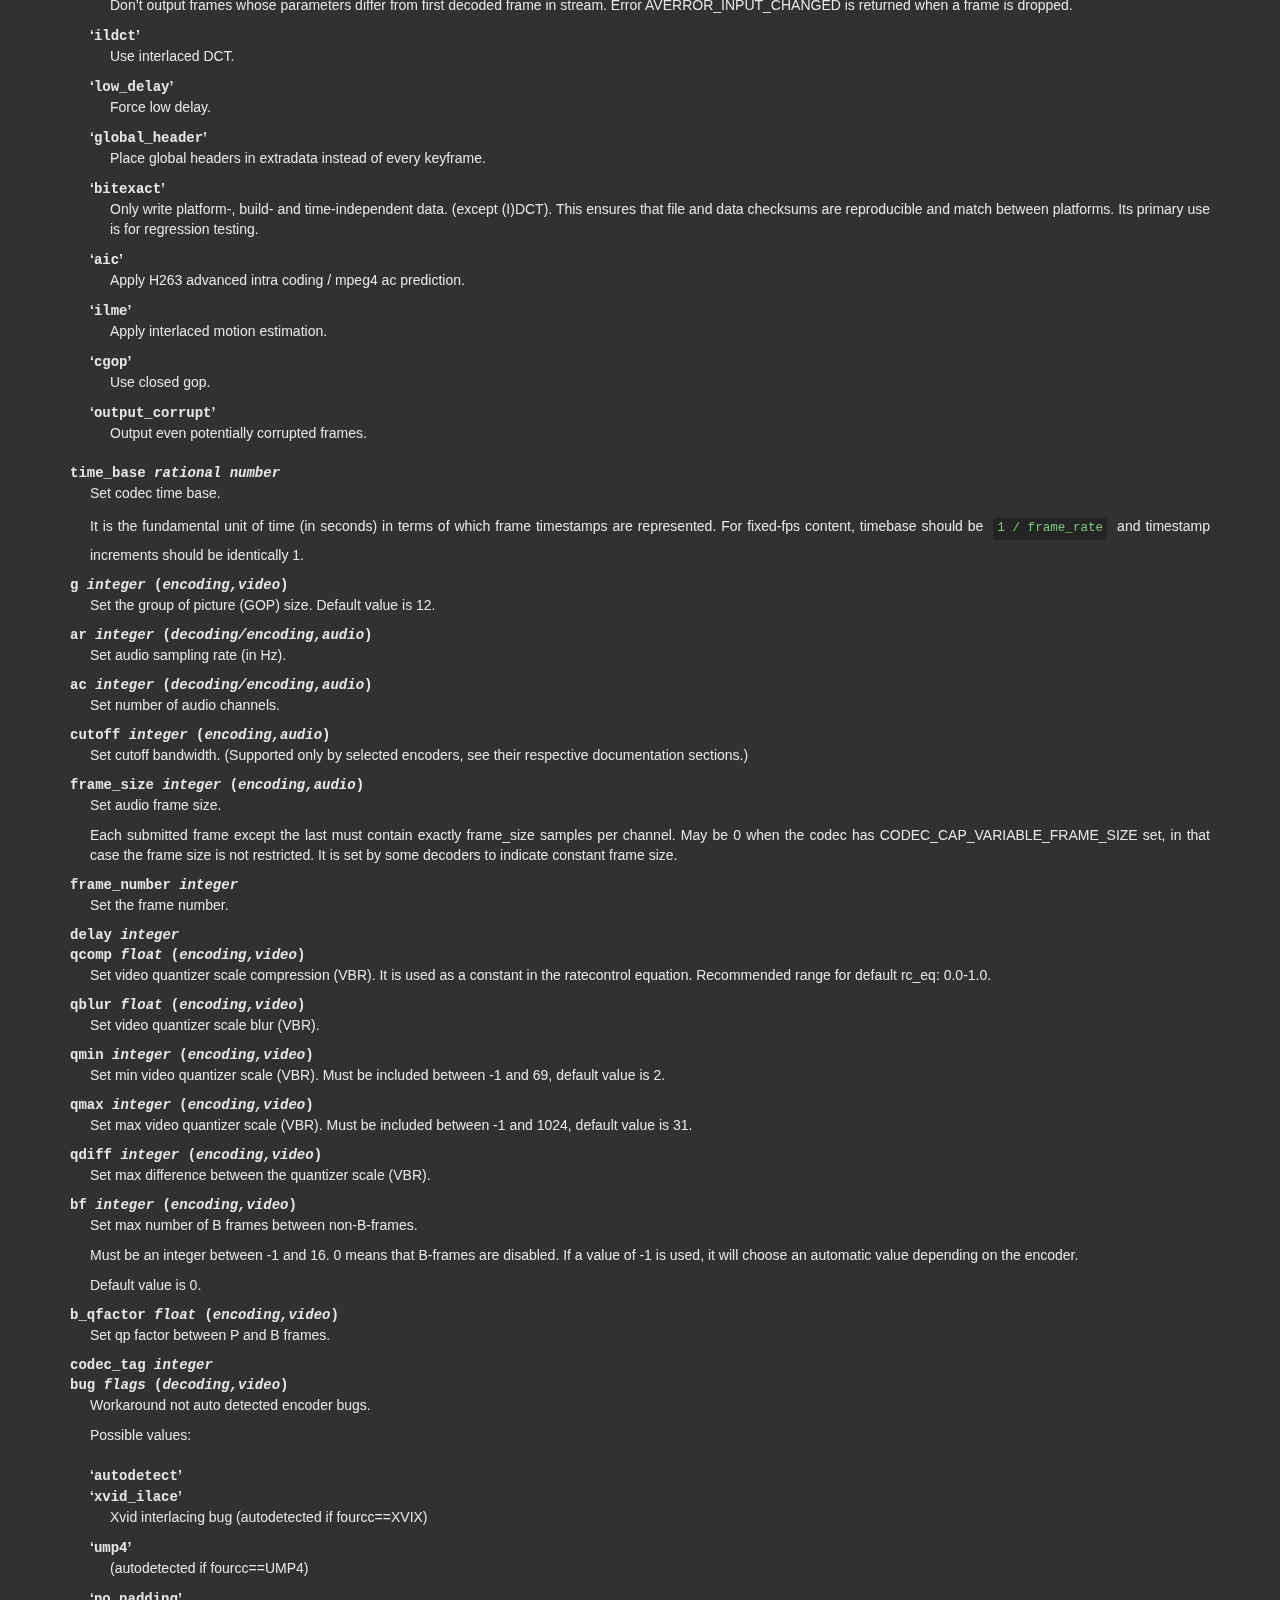
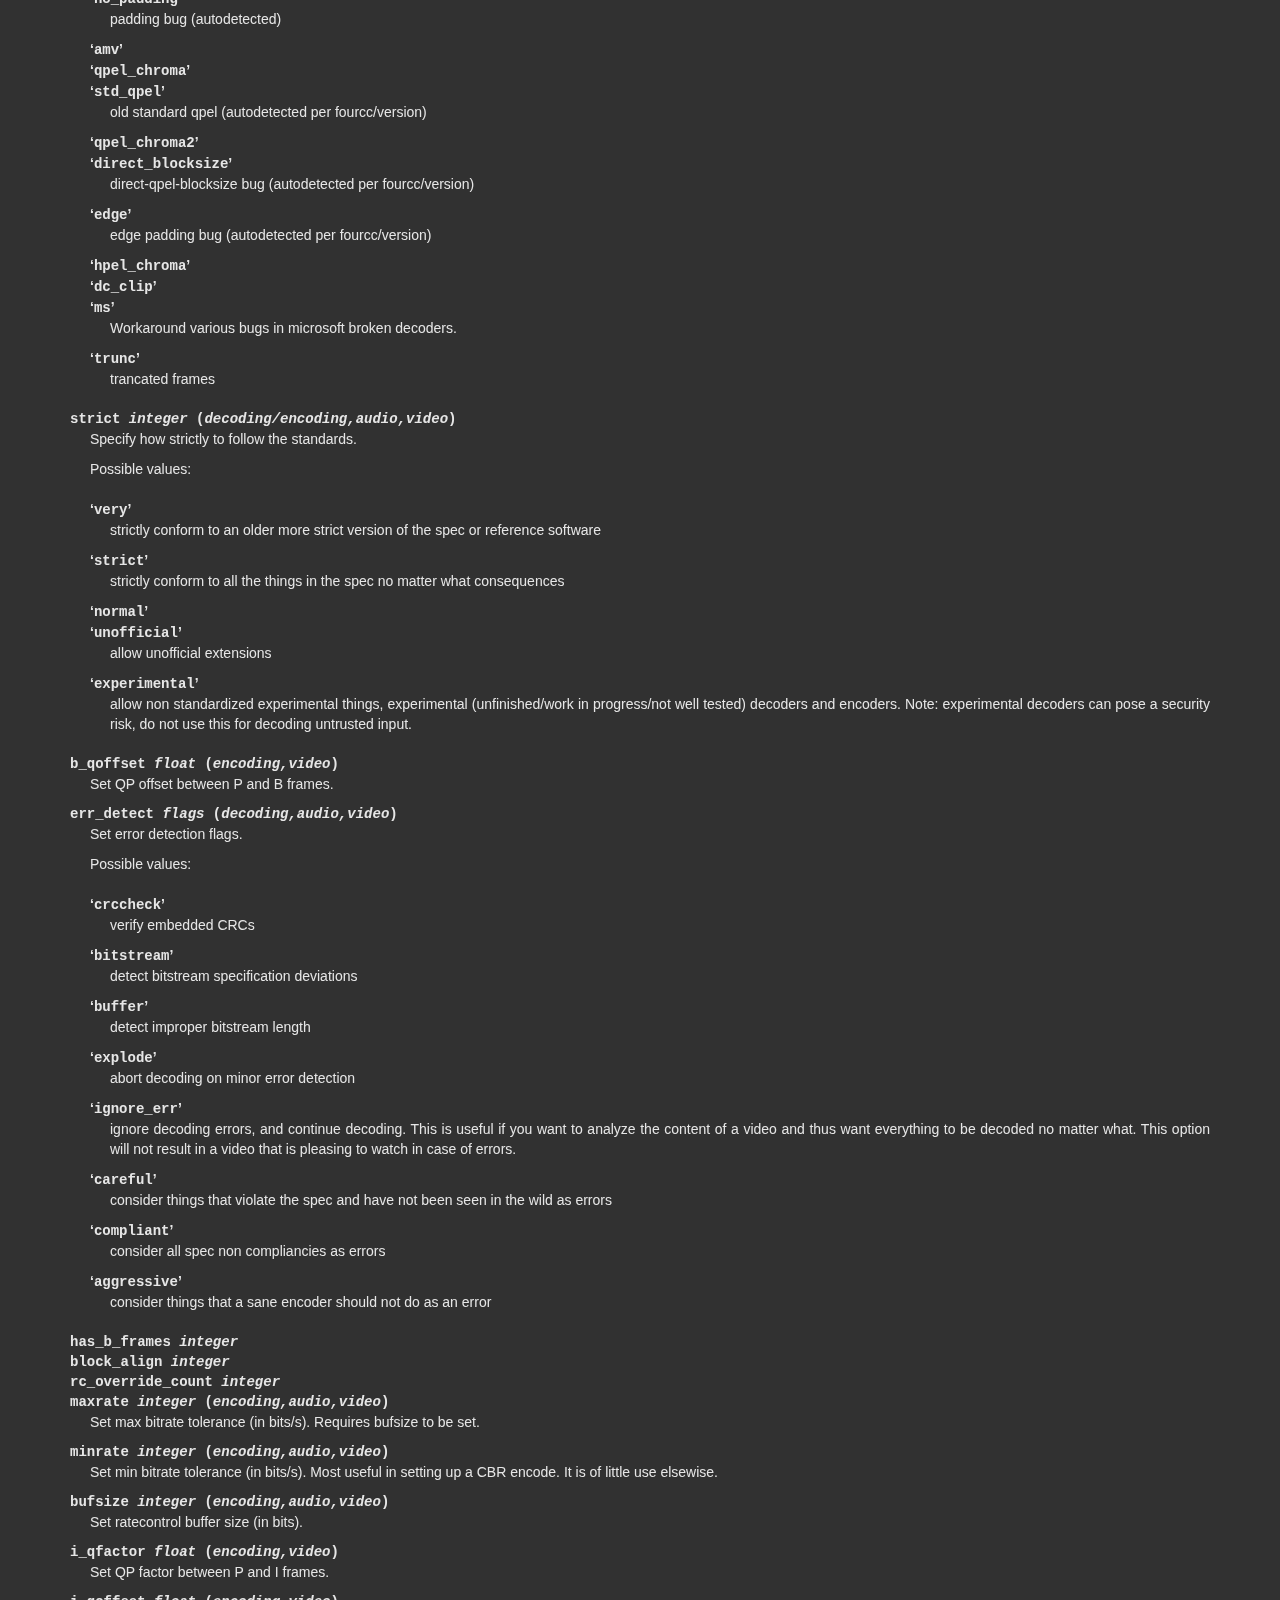
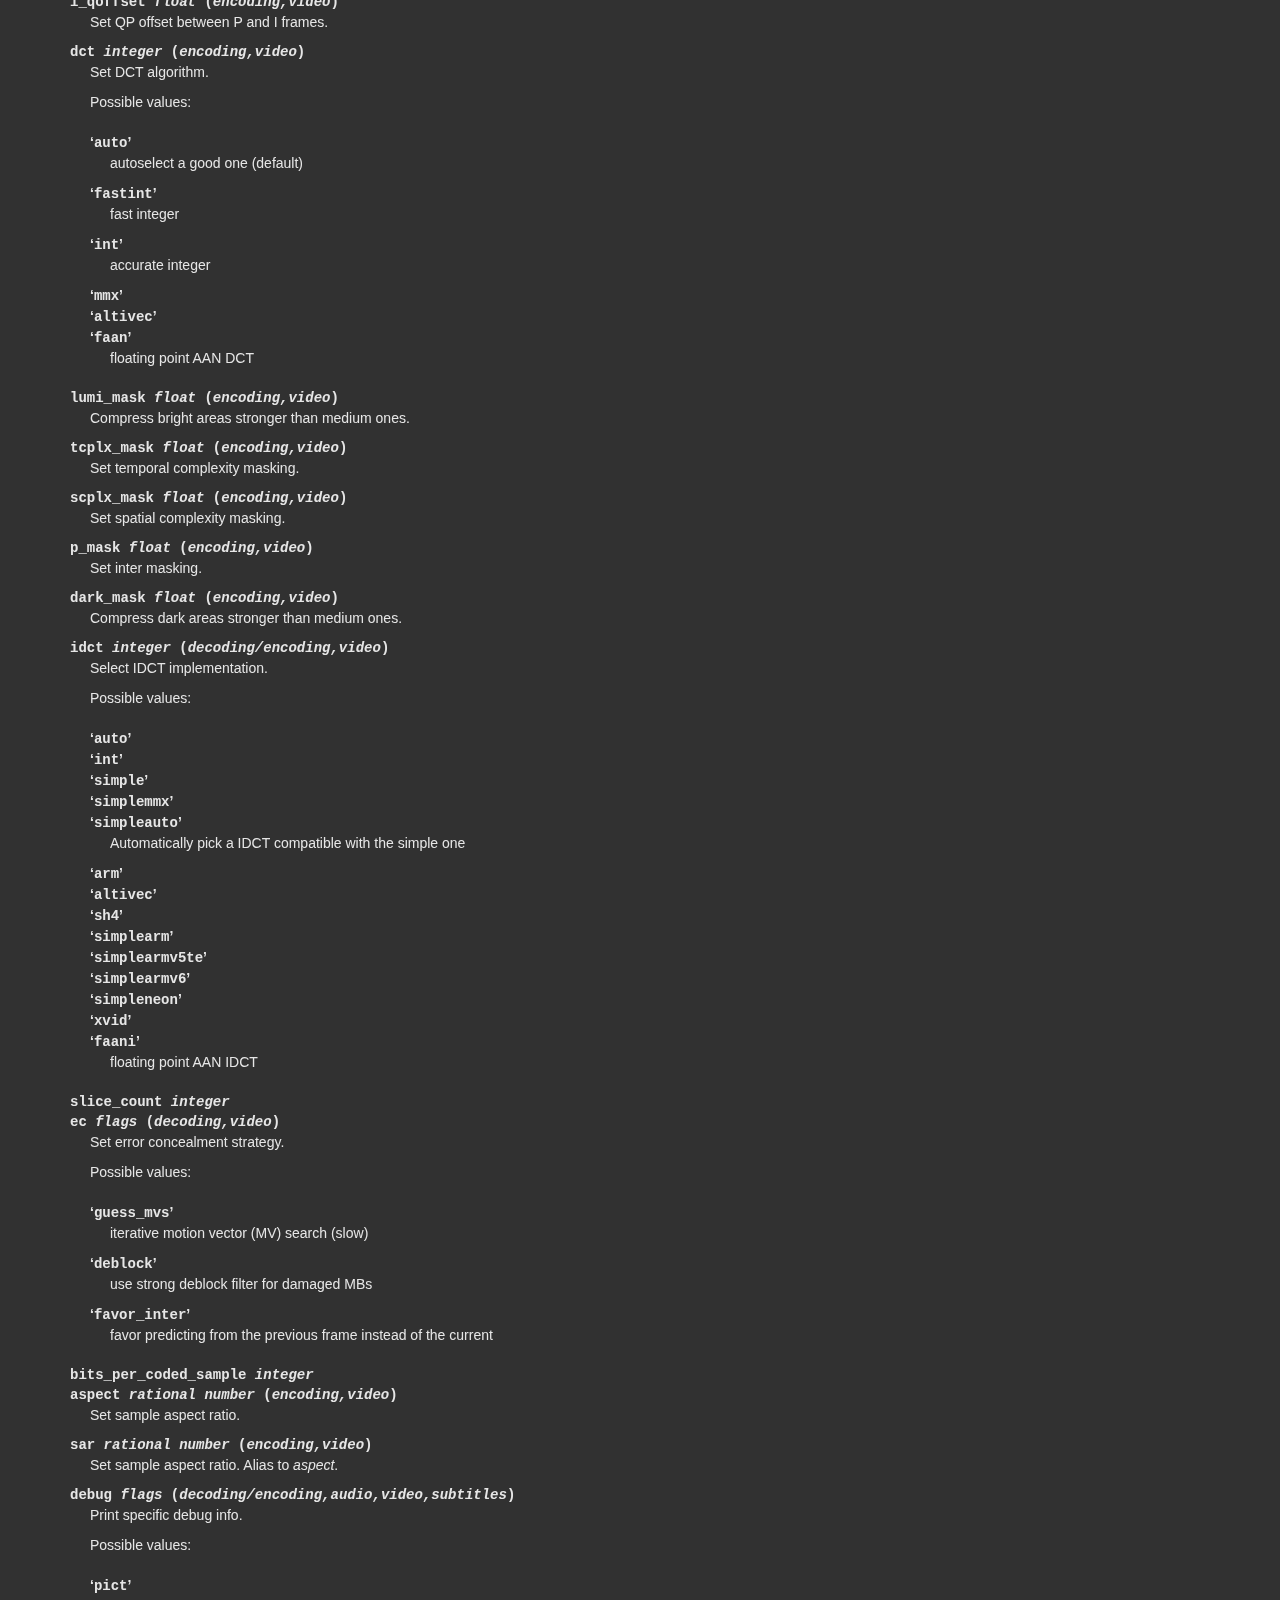
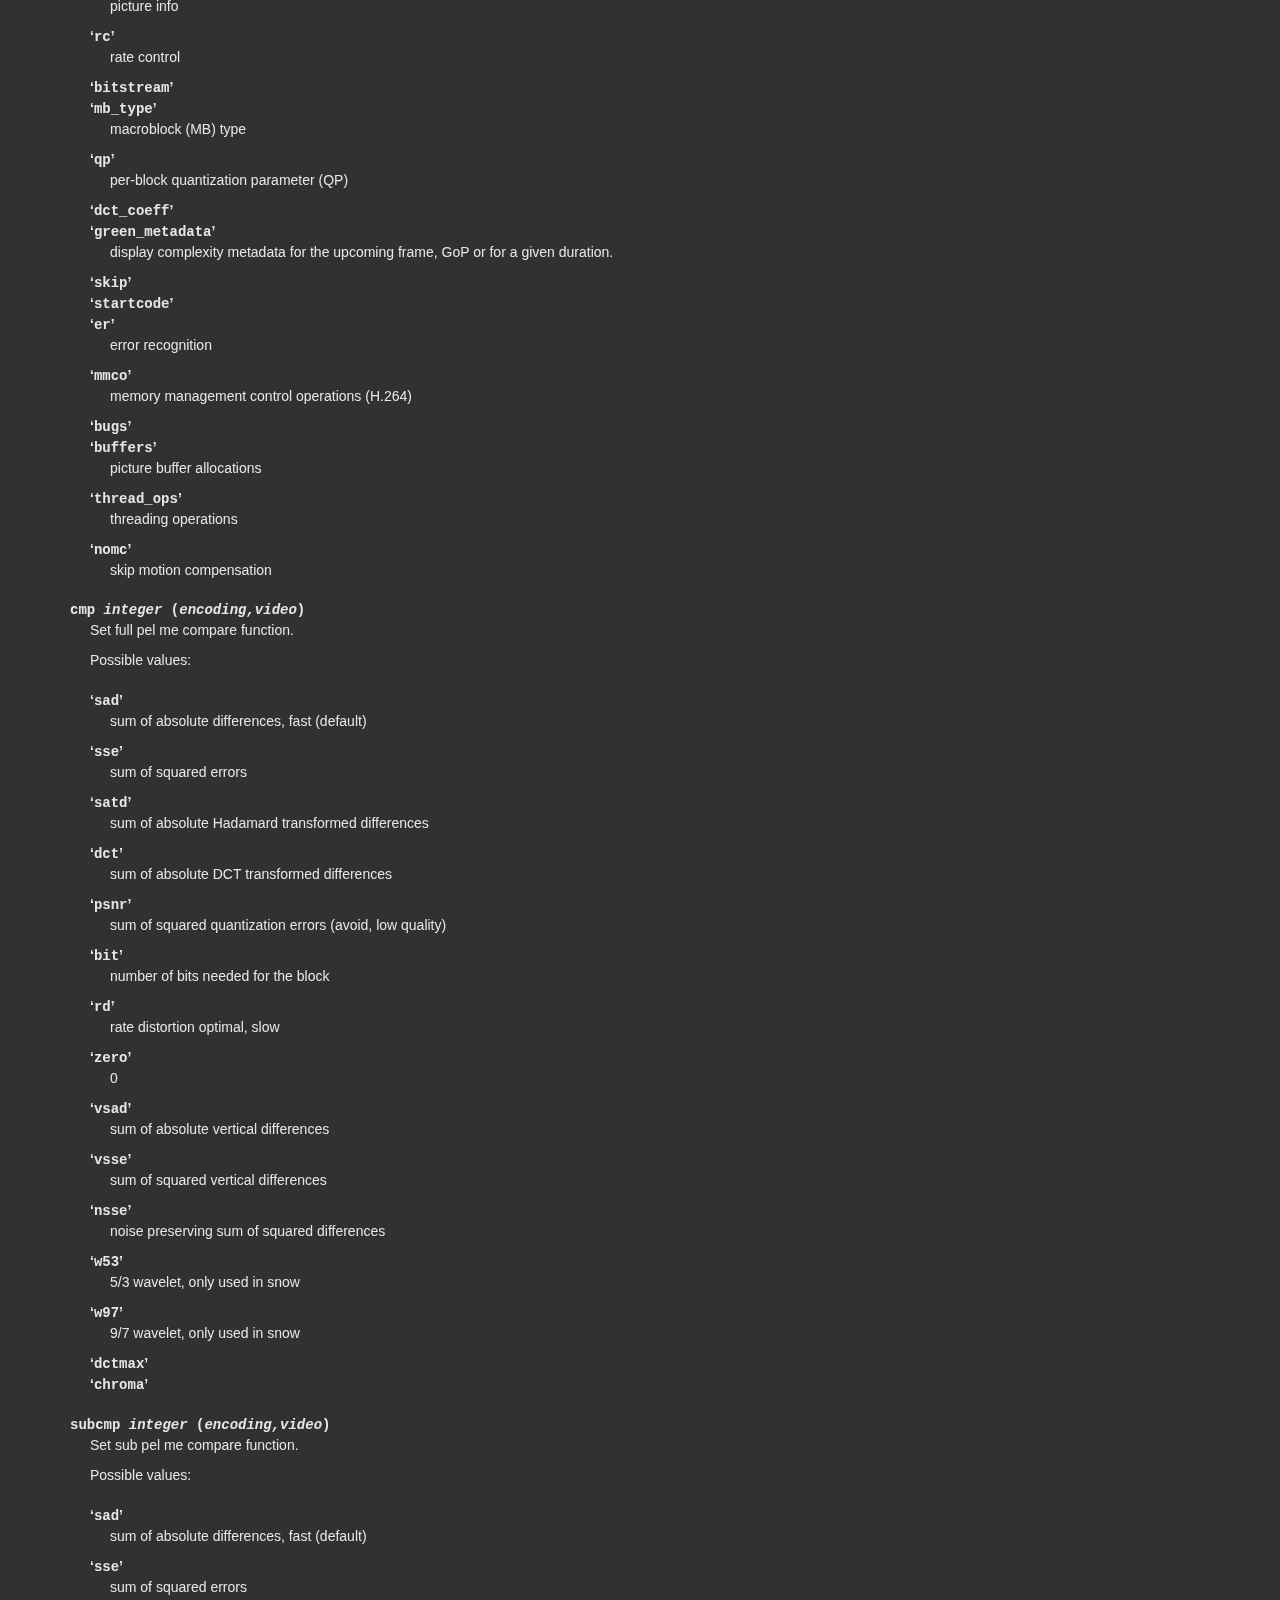
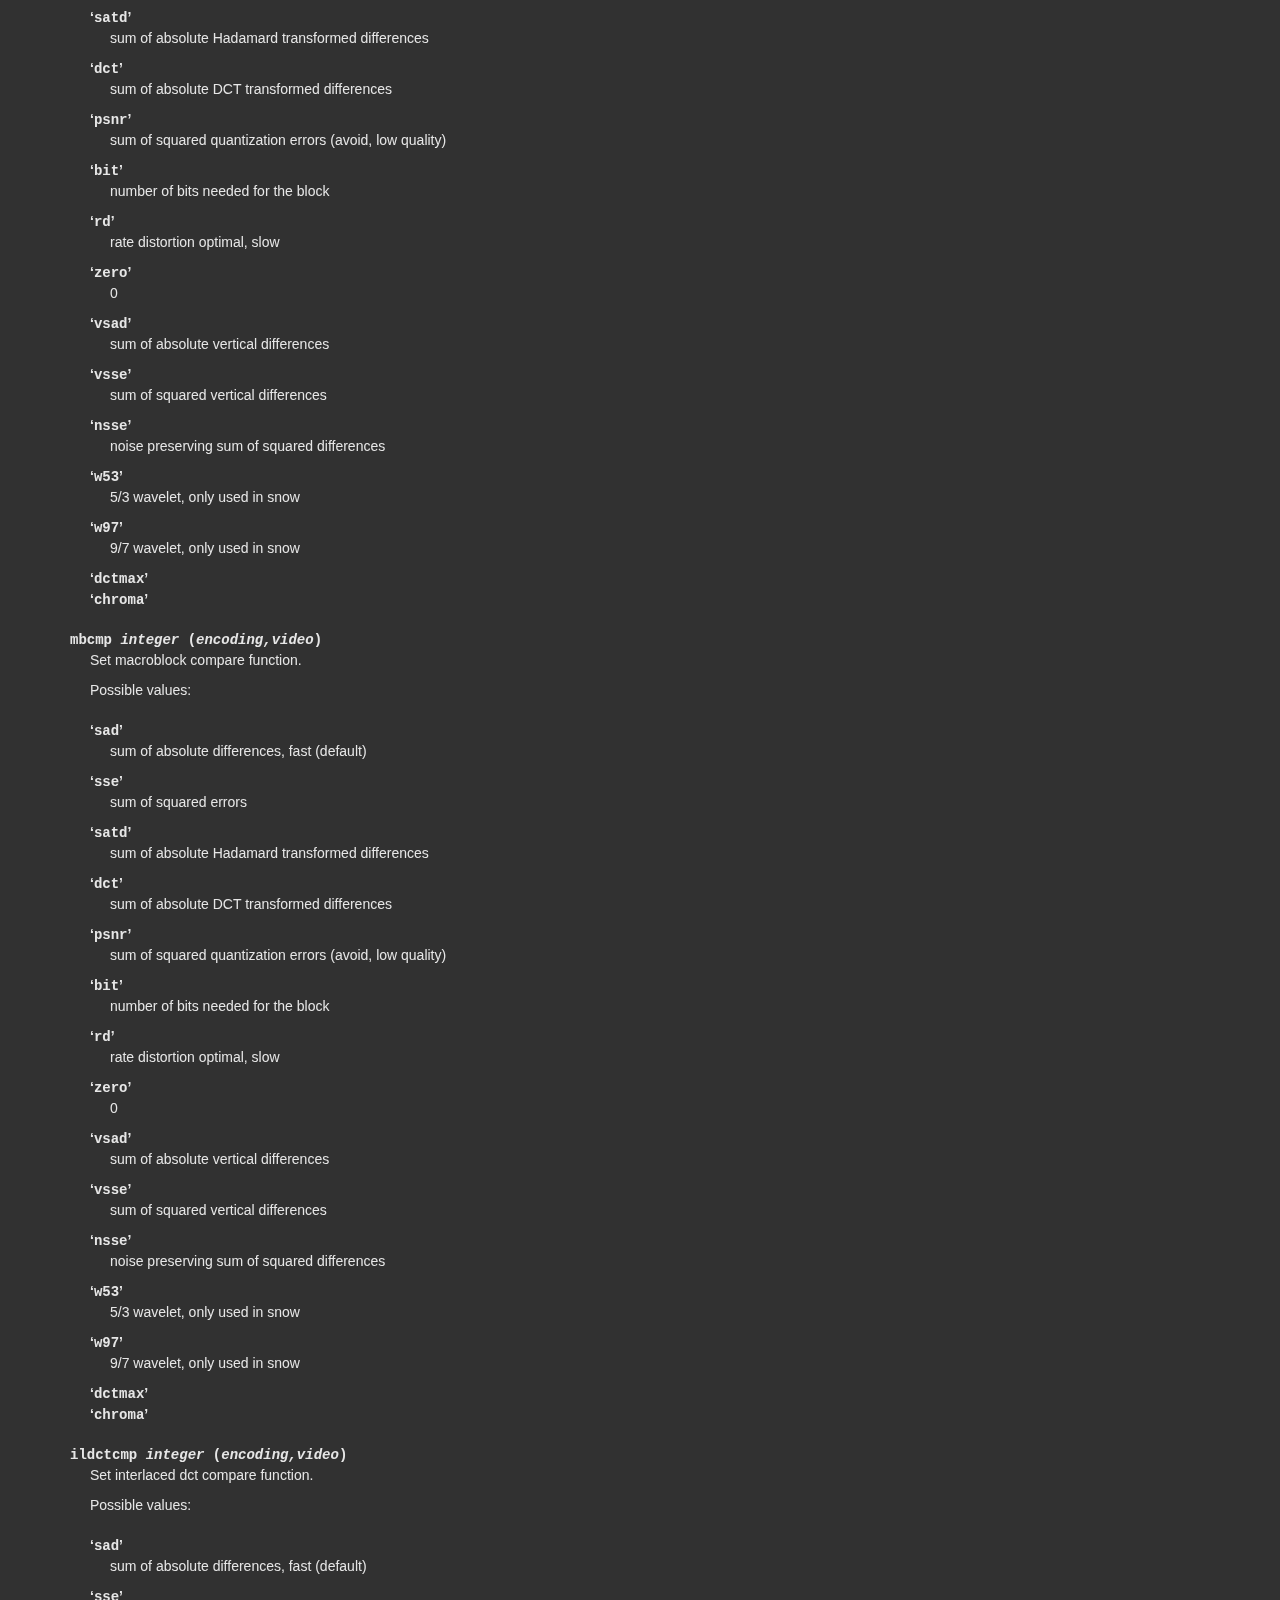
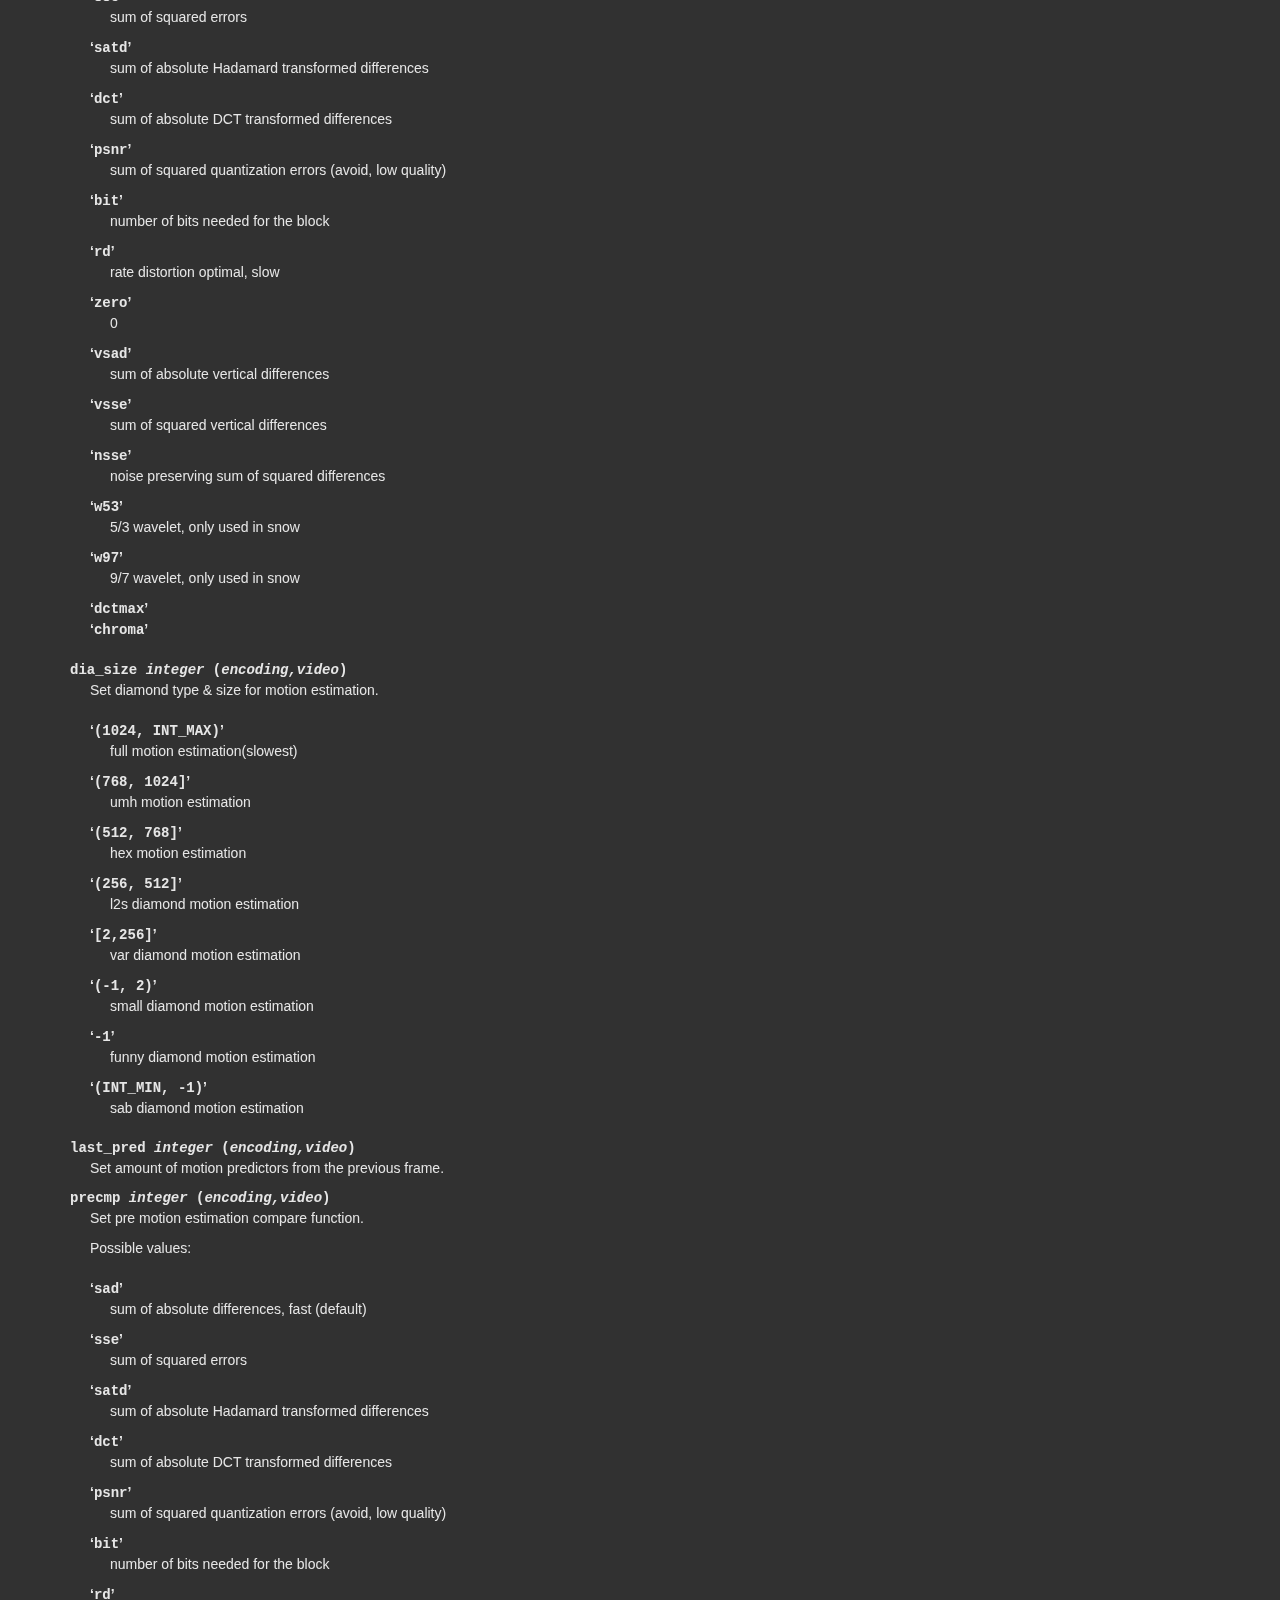
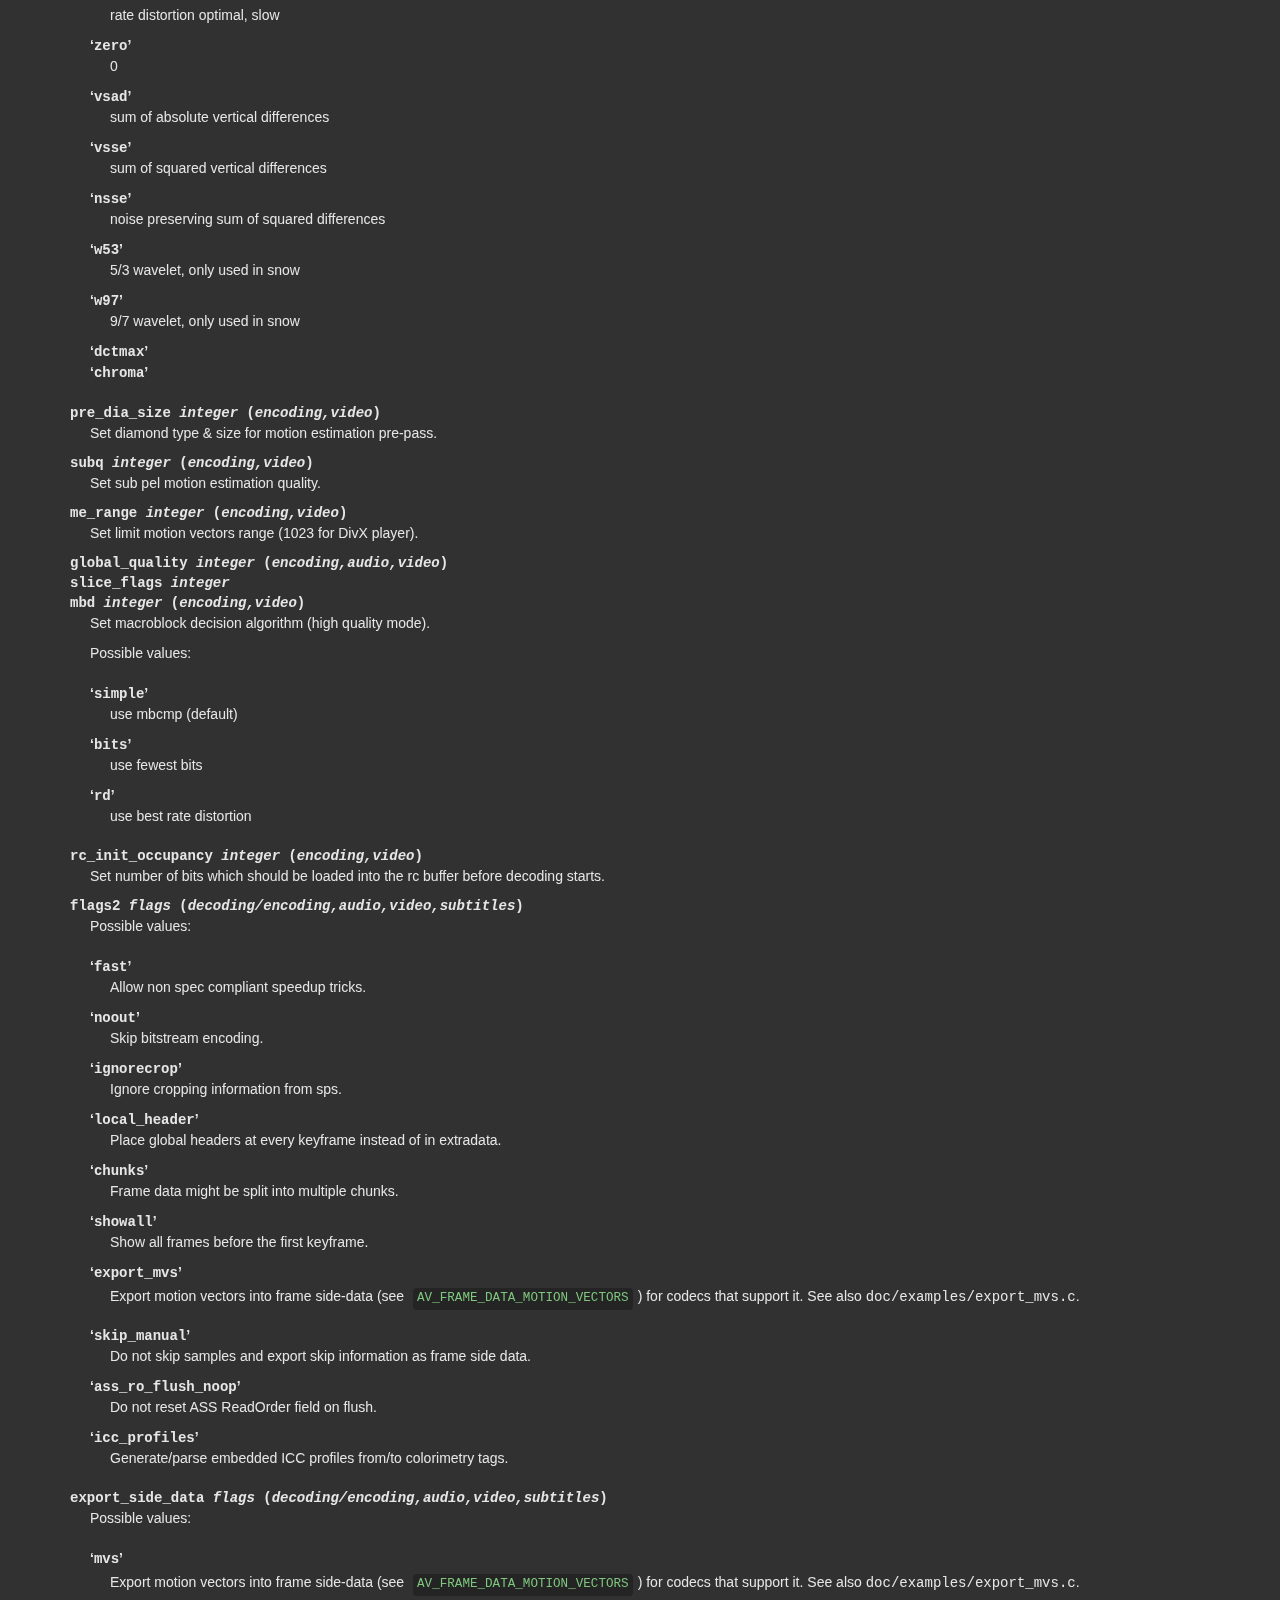
<file: backend/ffmpeg/ffmpeg-8.0-essentials_build/doc/ffmpeg-codecs.html>
<!DOCTYPE html PUBLIC "-//W3C//DTD HTML 4.01 Transitional//EN" "http://www.w3.org/TR/html4/loose.dtd">
<html>
<!-- Created by GNU Texinfo 7.2, https://www.gnu.org/software/texinfo/ -->
  <head>
    <meta charset="utf-8">
    <title>
      FFmpeg Codecs Documentation
    </title>
    <meta name="viewport" content="width=device-width,initial-scale=1.0">
    <link rel="stylesheet" type="text/css" href="bootstrap.min.css">
    <link rel="stylesheet" type="text/css" href="style.min.css">
  </head>
  <body>
    <div class="container">
      <h1>
      FFmpeg Codecs Documentation
      </h1>


<a name="SEC_Top"></a>

<div class="region-contents" id="SEC_Contents">
<h2 class="contents-heading">Table of Contents</h2>

<div class="contents">

<ul class="toc-numbered-mark">
  <li><a id="toc-Description" href="#Description">1 Description</a></li>
  <li><a id="toc-Codec-Options" href="#Codec-Options">2 Codec Options</a></li>
  <li><a id="toc-Decoders" href="#Decoders">3 Decoders</a></li>
  <li><a id="toc-Video-Decoders" href="#Video-Decoders">4 Video Decoders</a>
  <ul class="toc-numbered-mark">
    <li><a id="toc-av1" href="#av1">4.1 av1</a>
    <ul class="toc-numbered-mark">
      <li><a id="toc-Options" href="#Options">4.1.1 Options</a></li>
    </ul></li>
    <li><a id="toc-hevc" href="#hevc">4.2 hevc</a>
    <ul class="toc-numbered-mark">
      <li><a id="toc-Options-1" href="#Options-1">4.2.1 Options</a></li>
    </ul></li>
    <li><a id="toc-rawvideo" href="#rawvideo">4.3 rawvideo</a>
    <ul class="toc-numbered-mark">
      <li><a id="toc-Options-2" href="#Options-2">4.3.1 Options</a></li>
    </ul></li>
    <li><a id="toc-libdav1d" href="#libdav1d">4.4 libdav1d</a>
    <ul class="toc-numbered-mark">
      <li><a id="toc-Options-3" href="#Options-3">4.4.1 Options</a></li>
    </ul></li>
    <li><a id="toc-libdavs2" href="#libdavs2">4.5 libdavs2</a></li>
    <li><a id="toc-libuavs3d" href="#libuavs3d">4.6 libuavs3d</a>
    <ul class="toc-numbered-mark">
      <li><a id="toc-Options-4" href="#Options-4">4.6.1 Options</a></li>
    </ul></li>
    <li><a id="toc-libxevd" href="#libxevd">4.7 libxevd</a>
    <ul class="toc-numbered-mark">
      <li><a id="toc-Options-5" href="#Options-5">4.7.1 Options</a></li>
    </ul></li>
    <li><a id="toc-QSV-Decoders" href="#QSV-Decoders">4.8 QSV Decoders</a>
    <ul class="toc-numbered-mark">
      <li><a id="toc-Common-Options" href="#Common-Options">4.8.1 Common Options</a></li>
      <li><a id="toc-HEVC-Options" href="#HEVC-Options">4.8.2 HEVC Options</a></li>
    </ul></li>
    <li><a id="toc-v210" href="#v210">4.9 v210</a>
    <ul class="toc-numbered-mark">
      <li><a id="toc-Options-6" href="#Options-6">4.9.1 Options</a></li>
    </ul></li>
  </ul></li>
  <li><a id="toc-Audio-Decoders" href="#Audio-Decoders">5 Audio Decoders</a>
  <ul class="toc-numbered-mark">
    <li><a id="toc-ac3" href="#ac3">5.1 ac3</a>
    <ul class="toc-numbered-mark">
      <li><a id="toc-AC_002d3-Decoder-Options" href="#AC_002d3-Decoder-Options">5.1.1 AC-3 Decoder Options</a></li>
    </ul></li>
    <li><a id="toc-flac" href="#flac-1">5.2 flac</a>
    <ul class="toc-numbered-mark">
      <li><a id="toc-FLAC-Decoder-options" href="#FLAC-Decoder-options">5.2.1 FLAC Decoder options</a></li>
    </ul></li>
    <li><a id="toc-ffwavesynth" href="#ffwavesynth">5.3 ffwavesynth</a></li>
    <li><a id="toc-libcelt" href="#libcelt">5.4 libcelt</a></li>
    <li><a id="toc-libgsm" href="#libgsm">5.5 libgsm</a></li>
    <li><a id="toc-libilbc" href="#libilbc">5.6 libilbc</a>
    <ul class="toc-numbered-mark">
      <li><a id="toc-Options-7" href="#Options-7">5.6.1 Options</a></li>
    </ul></li>
    <li><a id="toc-libopencore_002damrnb" href="#libopencore_002damrnb">5.7 libopencore-amrnb</a></li>
    <li><a id="toc-libopencore_002damrwb" href="#libopencore_002damrwb">5.8 libopencore-amrwb</a></li>
    <li><a id="toc-libopus" href="#libopus">5.9 libopus</a></li>
  </ul></li>
  <li><a id="toc-Subtitles-Decoders" href="#Subtitles-Decoders">6 Subtitles Decoders</a>
  <ul class="toc-numbered-mark">
    <li><a id="toc-libaribb24" href="#libaribb24">6.1 libaribb24</a>
    <ul class="toc-numbered-mark">
      <li><a id="toc-libaribb24-Decoder-Options" href="#libaribb24-Decoder-Options">6.1.1 libaribb24 Decoder Options</a></li>
    </ul></li>
    <li><a id="toc-libaribcaption" href="#libaribcaption">6.2 libaribcaption</a>
    <ul class="toc-numbered-mark">
      <li><a id="toc-libaribcaption-Decoder-Options" href="#libaribcaption-Decoder-Options">6.2.1 libaribcaption Decoder Options</a></li>
      <li><a id="toc-libaribcaption-decoder-usage-examples" href="#libaribcaption-decoder-usage-examples">6.2.2 libaribcaption decoder usage examples</a></li>
    </ul></li>
    <li><a id="toc-dvbsub" href="#dvbsub">6.3 dvbsub</a>
    <ul class="toc-numbered-mark">
      <li><a id="toc-Options-8" href="#Options-8">6.3.1 Options</a></li>
    </ul></li>
    <li><a id="toc-dvdsub" href="#dvdsub">6.4 dvdsub</a>
    <ul class="toc-numbered-mark">
      <li><a id="toc-Options-9" href="#Options-9">6.4.1 Options</a></li>
    </ul></li>
    <li><a id="toc-libzvbi_002dteletext" href="#libzvbi_002dteletext">6.5 libzvbi-teletext</a>
    <ul class="toc-numbered-mark">
      <li><a id="toc-Options-10" href="#Options-10">6.5.1 Options</a></li>
    </ul></li>
  </ul></li>
  <li><a id="toc-Encoders" href="#Encoders">7 Encoders</a></li>
  <li><a id="toc-Audio-Encoders" href="#Audio-Encoders">8 Audio Encoders</a>
  <ul class="toc-numbered-mark">
    <li><a id="toc-aac" href="#aac">8.1 aac</a>
    <ul class="toc-numbered-mark">
      <li><a id="toc-Options-11" href="#Options-11">8.1.1 Options</a></li>
    </ul></li>
    <li><a id="toc-ac3-and-ac3_005ffixed" href="#ac3-and-ac3_005ffixed">8.2 ac3 and ac3_fixed</a>
    <ul class="toc-numbered-mark">
      <li><a id="toc-AC_002d3-Metadata" href="#AC_002d3-Metadata">8.2.1 AC-3 Metadata</a>
      <ul class="toc-numbered-mark">
        <li><a id="toc-Metadata-Control-Options" href="#Metadata-Control-Options">8.2.1.1 Metadata Control Options</a></li>
        <li><a id="toc-Downmix-Levels" href="#Downmix-Levels">8.2.1.2 Downmix Levels</a></li>
        <li><a id="toc-Audio-Production-Information" href="#Audio-Production-Information">8.2.1.3 Audio Production Information</a></li>
        <li><a id="toc-Other-Metadata-Options" href="#Other-Metadata-Options">8.2.1.4 Other Metadata Options</a></li>
      </ul></li>
      <li><a id="toc-Extended-Bitstream-Information" href="#Extended-Bitstream-Information">8.2.2 Extended Bitstream Information</a>
      <ul class="toc-numbered-mark">
        <li><a id="toc-Extended-Bitstream-Information-_002d-Part-1" href="#Extended-Bitstream-Information-_002d-Part-1">8.2.2.1 Extended Bitstream Information - Part 1</a></li>
        <li><a id="toc-Extended-Bitstream-Information-_002d-Part-2" href="#Extended-Bitstream-Information-_002d-Part-2">8.2.2.2 Extended Bitstream Information - Part 2</a></li>
      </ul></li>
      <li><a id="toc-Other-AC_002d3-Encoding-Options" href="#Other-AC_002d3-Encoding-Options">8.2.3 Other AC-3 Encoding Options</a></li>
      <li><a id="toc-Floating_002dPoint_002dOnly-AC_002d3-Encoding-Options" href="#Floating_002dPoint_002dOnly-AC_002d3-Encoding-Options">8.2.4 Floating-Point-Only AC-3 Encoding Options</a></li>
    </ul></li>
    <li><a id="toc-flac-1" href="#flac-2">8.3 flac</a>
    <ul class="toc-numbered-mark">
      <li><a id="toc-Options-12" href="#Options-12">8.3.1 Options</a></li>
    </ul></li>
    <li><a id="toc-opus" href="#opus">8.4 opus</a>
    <ul class="toc-numbered-mark">
      <li><a id="toc-Options-13" href="#Options-13">8.4.1 Options</a></li>
    </ul></li>
    <li><a id="toc-libfdk_005faac" href="#libfdk_005faac">8.5 libfdk_aac</a>
    <ul class="toc-numbered-mark">
      <li><a id="toc-Options-14" href="#Options-14">8.5.1 Options</a></li>
      <li><a id="toc-Examples" href="#Examples">8.5.2 Examples</a></li>
    </ul></li>
    <li><a id="toc-liblc3" href="#liblc3">8.6 liblc3</a>
    <ul class="toc-numbered-mark">
      <li><a id="toc-Options-15" href="#Options-15">8.6.1 Options</a></li>
    </ul></li>
    <li><a id="toc-libmp3lame" href="#libmp3lame-1">8.7 libmp3lame</a>
    <ul class="toc-numbered-mark">
      <li><a id="toc-Options-16" href="#Options-16">8.7.1 Options</a></li>
    </ul></li>
    <li><a id="toc-libopencore_002damrnb-1" href="#libopencore_002damrnb-1">8.8 libopencore-amrnb</a>
    <ul class="toc-numbered-mark">
      <li><a id="toc-Options-17" href="#Options-17">8.8.1 Options</a></li>
    </ul></li>
    <li><a id="toc-libopus-1" href="#libopus-1">8.9 libopus</a>
    <ul class="toc-numbered-mark">
      <li><a id="toc-Option-Mapping" href="#Option-Mapping">8.9.1 Option Mapping</a></li>
    </ul></li>
    <li><a id="toc-libshine" href="#libshine-1">8.10 libshine</a>
    <ul class="toc-numbered-mark">
      <li><a id="toc-Options-18" href="#Options-18">8.10.1 Options</a></li>
    </ul></li>
    <li><a id="toc-libtwolame" href="#libtwolame">8.11 libtwolame</a>
    <ul class="toc-numbered-mark">
      <li><a id="toc-Options-19" href="#Options-19">8.11.1 Options</a></li>
    </ul></li>
    <li><a id="toc-libvo_002damrwbenc" href="#libvo_002damrwbenc">8.12 libvo-amrwbenc</a>
    <ul class="toc-numbered-mark">
      <li><a id="toc-Options-20" href="#Options-20">8.12.1 Options</a></li>
    </ul></li>
    <li><a id="toc-libvorbis" href="#libvorbis">8.13 libvorbis</a>
    <ul class="toc-numbered-mark">
      <li><a id="toc-Options-21" href="#Options-21">8.13.1 Options</a></li>
    </ul></li>
    <li><a id="toc-mjpeg" href="#mjpeg">8.14 mjpeg</a>
    <ul class="toc-numbered-mark">
      <li><a id="toc-Options-22" href="#Options-22">8.14.1 Options</a></li>
    </ul></li>
    <li><a id="toc-wavpack" href="#wavpack">8.15 wavpack</a>
    <ul class="toc-numbered-mark">
      <li><a id="toc-Options-23" href="#Options-23">8.15.1 Options</a>
      <ul class="toc-numbered-mark">
        <li><a id="toc-Shared-options" href="#Shared-options">8.15.1.1 Shared options</a></li>
        <li><a id="toc-Private-options" href="#Private-options">8.15.1.2 Private options</a></li>
      </ul></li>
    </ul></li>
  </ul></li>
  <li><a id="toc-Video-Encoders" href="#Video-Encoders">9 Video Encoders</a>
  <ul class="toc-numbered-mark">
    <li><a id="toc-a64_005fmulti_002c-a64_005fmulti5" href="#a64_005fmulti_002c-a64_005fmulti5">9.1 a64_multi, a64_multi5</a></li>
    <li><a id="toc-Cinepak" href="#Cinepak">9.2 Cinepak</a>
    <ul class="toc-numbered-mark">
      <li><a id="toc-Options-24" href="#Options-24">9.2.1 Options</a></li>
    </ul></li>
    <li><a id="toc-ffv1" href="#ffv1-1">9.3 ffv1</a>
    <ul class="toc-numbered-mark">
      <li><a id="toc-Options-25" href="#Options-25">9.3.1 Options</a></li>
    </ul></li>
    <li><a id="toc-GIF" href="#GIF">9.4 GIF</a>
    <ul class="toc-numbered-mark">
      <li><a id="toc-Options-26" href="#Options-26">9.4.1 Options</a></li>
    </ul></li>
    <li><a id="toc-Hap" href="#Hap">9.5 Hap</a>
    <ul class="toc-numbered-mark">
      <li><a id="toc-Options-27" href="#Options-27">9.5.1 Options</a></li>
    </ul></li>
    <li><a id="toc-jpeg2000" href="#jpeg2000">9.6 jpeg2000</a>
    <ul class="toc-numbered-mark">
      <li><a id="toc-Options-28" href="#Options-28">9.6.1 Options</a></li>
    </ul></li>
    <li><a id="toc-librav1e" href="#librav1e">9.7 librav1e</a>
    <ul class="toc-numbered-mark">
      <li><a id="toc-Options-29" href="#Options-29">9.7.1 Options</a></li>
    </ul></li>
    <li><a id="toc-libaom_002dav1" href="#libaom_002dav1">9.8 libaom-av1</a>
    <ul class="toc-numbered-mark">
      <li><a id="toc-Options-30" href="#Options-30">9.8.1 Options</a></li>
    </ul></li>
    <li><a id="toc-liboapv" href="#liboapv">9.9 liboapv</a>
    <ul class="toc-numbered-mark">
      <li><a id="toc-Options-31" href="#Options-31">9.9.1 Options</a></li>
    </ul></li>
    <li><a id="toc-libsvtav1" href="#libsvtav1">9.10 libsvtav1</a>
    <ul class="toc-numbered-mark">
      <li><a id="toc-Options-32" href="#Options-32">9.10.1 Options</a></li>
    </ul></li>
    <li><a id="toc-libjxl" href="#libjxl">9.11 libjxl</a>
    <ul class="toc-numbered-mark">
      <li><a id="toc-Options-33" href="#Options-33">9.11.1 Options</a></li>
    </ul></li>
    <li><a id="toc-libkvazaar" href="#libkvazaar">9.12 libkvazaar</a>
    <ul class="toc-numbered-mark">
      <li><a id="toc-Options-34" href="#Options-34">9.12.1 Options</a></li>
    </ul></li>
    <li><a id="toc-libopenh264" href="#libopenh264">9.13 libopenh264</a>
    <ul class="toc-numbered-mark">
      <li><a id="toc-Options-35" href="#Options-35">9.13.1 Options</a></li>
    </ul></li>
    <li><a id="toc-libtheora" href="#libtheora">9.14 libtheora</a>
    <ul class="toc-numbered-mark">
      <li><a id="toc-Options-36" href="#Options-36">9.14.1 Options</a></li>
      <li><a id="toc-Examples-1" href="#Examples-1">9.14.2 Examples</a></li>
    </ul></li>
    <li><a id="toc-libvpx" href="#libvpx">9.15 libvpx</a>
    <ul class="toc-numbered-mark">
      <li><a id="toc-Options-37" href="#Options-37">9.15.1 Options</a></li>
    </ul></li>
    <li><a id="toc-libvvenc" href="#libvvenc">9.16 libvvenc</a>
    <ul class="toc-numbered-mark">
      <li><a id="toc-Supported-Pixel-Formats" href="#Supported-Pixel-Formats">9.16.1 Supported Pixel Formats</a></li>
      <li><a id="toc-Options-38" href="#Options-38">9.16.2 Options</a></li>
    </ul></li>
    <li><a id="toc-libwebp" href="#libwebp">9.17 libwebp</a>
    <ul class="toc-numbered-mark">
      <li><a id="toc-Pixel-Format" href="#Pixel-Format">9.17.1 Pixel Format</a></li>
      <li><a id="toc-Options-39" href="#Options-39">9.17.2 Options</a></li>
    </ul></li>
    <li><a id="toc-libx264_002c-libx264rgb" href="#libx264_002c-libx264rgb">9.18 libx264, libx264rgb</a>
    <ul class="toc-numbered-mark">
      <li><a id="toc-Supported-Pixel-Formats-1" href="#Supported-Pixel-Formats-1">9.18.1 Supported Pixel Formats</a></li>
      <li><a id="toc-Options-40" href="#Options-40">9.18.2 Options</a></li>
    </ul></li>
    <li><a id="toc-libx265" href="#libx265">9.19 libx265</a>
    <ul class="toc-numbered-mark">
      <li><a id="toc-Options-41" href="#Options-41">9.19.1 Options</a></li>
    </ul></li>
    <li><a id="toc-libxavs2" href="#libxavs2">9.20 libxavs2</a>
    <ul class="toc-numbered-mark">
      <li><a id="toc-Options-42" href="#Options-42">9.20.1 Options</a></li>
    </ul></li>
    <li><a id="toc-libxeve" href="#libxeve">9.21 libxeve</a>
    <ul class="toc-numbered-mark">
      <li><a id="toc-Options-43" href="#Options-43">9.21.1 Options</a></li>
    </ul></li>
    <li><a id="toc-libxvid" href="#libxvid">9.22 libxvid</a>
    <ul class="toc-numbered-mark">
      <li><a id="toc-Options-44" href="#Options-44">9.22.1 Options</a></li>
    </ul></li>
    <li><a id="toc-MediaCodec" href="#MediaCodec">9.23 MediaCodec</a></li>
    <li><a id="toc-MediaFoundation" href="#MediaFoundation">9.24 MediaFoundation</a></li>
    <li><a id="toc-Microsoft-RLE" href="#Microsoft-RLE">9.25 Microsoft RLE</a>
    <ul class="toc-numbered-mark">
      <li><a id="toc-Options-45" href="#Options-45">9.25.1 Options</a></li>
    </ul></li>
    <li><a id="toc-mpeg2" href="#mpeg2">9.26 mpeg2</a>
    <ul class="toc-numbered-mark">
      <li><a id="toc-Options-46" href="#Options-46">9.26.1 Options</a></li>
    </ul></li>
    <li><a id="toc-png" href="#png">9.27 png</a>
    <ul class="toc-numbered-mark">
      <li><a id="toc-Options-47" href="#Options-47">9.27.1 Options</a></li>
      <li><a id="toc-Private-options-1" href="#Private-options-1">9.27.2 Private options</a></li>
    </ul></li>
    <li><a id="toc-ProRes" href="#ProRes">9.28 ProRes</a>
    <ul class="toc-numbered-mark">
      <li><a id="toc-Private-Options-for-prores_002dks" href="#Private-Options-for-prores_002dks">9.28.1 Private Options for prores-ks</a></li>
      <li><a id="toc-Speed-considerations" href="#Speed-considerations">9.28.2 Speed considerations</a></li>
    </ul></li>
    <li><a id="toc-QSV-Encoders" href="#QSV-Encoders">9.29 QSV Encoders</a>
    <ul class="toc-numbered-mark">
      <li><a id="toc-Ratecontrol-Method" href="#Ratecontrol-Method">9.29.1 Ratecontrol Method</a></li>
      <li><a id="toc-Global-Options-_002d_003e-MSDK-Options" href="#Global-Options-_002d_003e-MSDK-Options">9.29.2 Global Options -&gt; MSDK Options</a></li>
      <li><a id="toc-Common-Options-1" href="#Common-Options-1">9.29.3 Common Options</a></li>
      <li><a id="toc-Runtime-Options" href="#Runtime-Options">9.29.4 Runtime Options</a></li>
      <li><a id="toc-H264-options" href="#H264-options">9.29.5 H264 options</a></li>
      <li><a id="toc-HEVC-Options-1" href="#HEVC-Options-1">9.29.6 HEVC Options</a></li>
      <li><a id="toc-MPEG2-Options" href="#MPEG2-Options">9.29.7 MPEG2 Options</a></li>
      <li><a id="toc-VP9-Options" href="#VP9-Options">9.29.8 VP9 Options</a></li>
      <li><a id="toc-AV1-Options" href="#AV1-Options">9.29.9 AV1 Options</a></li>
    </ul></li>
    <li><a id="toc-snow" href="#snow">9.30 snow</a>
    <ul class="toc-numbered-mark">
      <li><a id="toc-Options-48" href="#Options-48">9.30.1 Options</a></li>
    </ul></li>
    <li><a id="toc-VAAPI-encoders" href="#VAAPI-encoders">9.31 VAAPI encoders</a></li>
    <li><a id="toc-vbn" href="#vbn">9.32 vbn</a>
    <ul class="toc-numbered-mark">
      <li><a id="toc-Options-49" href="#Options-49">9.32.1 Options</a></li>
    </ul></li>
    <li><a id="toc-vc2" href="#vc2">9.33 vc2</a>
    <ul class="toc-numbered-mark">
      <li><a id="toc-Options-50" href="#Options-50">9.33.1 Options</a></li>
    </ul></li>
  </ul></li>
  <li><a id="toc-Subtitles-Encoders" href="#Subtitles-Encoders">10 Subtitles Encoders</a>
  <ul class="toc-numbered-mark">
    <li><a id="toc-dvbsub-1" href="#dvbsub-1">10.1 dvbsub</a>
    <ul class="toc-numbered-mark">
      <li><a id="toc-Options-51" href="#Options-51">10.1.1 Options</a></li>
    </ul></li>
    <li><a id="toc-dvdsub-1" href="#dvdsub-1">10.2 dvdsub</a>
    <ul class="toc-numbered-mark">
      <li><a id="toc-Options-52" href="#Options-52">10.2.1 Options</a></li>
    </ul></li>
    <li><a id="toc-lrc" href="#lrc">10.3 lrc</a>
    <ul class="toc-numbered-mark">
      <li><a id="toc-Options-53" href="#Options-53">10.3.1 Options</a></li>
    </ul></li>
  </ul></li>
  <li><a id="toc-See-Also" href="#See-Also">11 See Also</a></li>
  <li><a id="toc-Authors" href="#Authors">12 Authors</a></li>
</ul>
</div>
</div>

<a name="Description"></a>
<h2 class="chapter">1 Description<span class="pull-right"><a class="anchor hidden-xs" href="#Description" aria-hidden="true">#</a> <a class="anchor hidden-xs"href="#toc-Description" aria-hidden="true">TOC</a></span></h2>

<p>This document describes the codecs (decoders and encoders) provided by
the libavcodec library.
</p>

<a class="anchor" id="codec_002doptions"></a><a name="Codec-Options"></a>
<h2 class="chapter">2 Codec Options<span class="pull-right"><a class="anchor hidden-xs" href="#Codec-Options" aria-hidden="true">#</a> <a class="anchor hidden-xs"href="#toc-Codec-Options" aria-hidden="true">TOC</a></span></h2>

<p>libavcodec provides some generic global options, which can be set on
all the encoders and decoders. In addition, each codec may support
so-called private options, which are specific for a given codec.
</p>
<p>Sometimes, a global option may only affect a specific kind of codec,
and may be nonsensical or ignored by another, so you need to be aware
of the meaning of the specified options. Also some options are
meant only for decoding or encoding.
</p>
<p>Options may be set by specifying -<var class="var">option</var> <var class="var">value</var> in the
FFmpeg tools, or by setting the value explicitly in the
<code class="code">AVCodecContext</code> options or using the <samp class="file">libavutil/opt.h</samp> API
for programmatic use.
</p>
<p>The list of supported options follow:
</p>
<dl class="table">
<dt><samp class="option">b <var class="var">integer</var> (<em class="emph">encoding,audio,video</em>)</samp></dt>
<dd><p>Set bitrate in bits/s. Default value is 200K.
</p>
</dd>
<dt><samp class="option">ab <var class="var">integer</var> (<em class="emph">encoding,audio</em>)</samp></dt>
<dd><p>Set audio bitrate (in bits/s). Default value is 128K.
</p>
</dd>
<dt><samp class="option">bt <var class="var">integer</var> (<em class="emph">encoding,video</em>)</samp></dt>
<dd><p>Set video bitrate tolerance (in bits/s). In 1-pass mode, bitrate
tolerance specifies how far ratecontrol is willing to deviate from the
target average bitrate value. This is not related to min/max
bitrate. Lowering tolerance too much has an adverse effect on quality.
</p>
</dd>
<dt><samp class="option">flags <var class="var">flags</var> (<em class="emph">decoding/encoding,audio,video,subtitles</em>)</samp></dt>
<dd><p>Set generic flags.
</p>
<p>Possible values:
</p><dl class="table">
<dt>&lsquo;<samp class="samp">mv4</samp>&rsquo;</dt>
<dd><p>Use four motion vector by macroblock (mpeg4).
</p></dd>
<dt>&lsquo;<samp class="samp">qpel</samp>&rsquo;</dt>
<dd><p>Use 1/4 pel motion compensation.
</p></dd>
<dt>&lsquo;<samp class="samp">loop</samp>&rsquo;</dt>
<dd><p>Use loop filter.
</p></dd>
<dt>&lsquo;<samp class="samp">qscale</samp>&rsquo;</dt>
<dd><p>Use fixed qscale.
</p></dd>
<dt>&lsquo;<samp class="samp">pass1</samp>&rsquo;</dt>
<dd><p>Use internal 2pass ratecontrol in first pass mode.
</p></dd>
<dt>&lsquo;<samp class="samp">pass2</samp>&rsquo;</dt>
<dd><p>Use internal 2pass ratecontrol in second pass mode.
</p></dd>
<dt>&lsquo;<samp class="samp">gray</samp>&rsquo;</dt>
<dd><p>Only decode/encode grayscale.
</p></dd>
<dt>&lsquo;<samp class="samp">psnr</samp>&rsquo;</dt>
<dd><p>Set error[?] variables during encoding.
</p></dd>
<dt>&lsquo;<samp class="samp">truncated</samp>&rsquo;</dt>
<dd><p>Input bitstream might be randomly truncated.
</p></dd>
<dt>&lsquo;<samp class="samp">drop_changed</samp>&rsquo;</dt>
<dd><p>Don&rsquo;t output frames whose parameters differ from first decoded frame in stream.
Error AVERROR_INPUT_CHANGED is returned when a frame is dropped.
</p>
</dd>
<dt>&lsquo;<samp class="samp">ildct</samp>&rsquo;</dt>
<dd><p>Use interlaced DCT.
</p></dd>
<dt>&lsquo;<samp class="samp">low_delay</samp>&rsquo;</dt>
<dd><p>Force low delay.
</p></dd>
<dt>&lsquo;<samp class="samp">global_header</samp>&rsquo;</dt>
<dd><p>Place global headers in extradata instead of every keyframe.
</p></dd>
<dt>&lsquo;<samp class="samp">bitexact</samp>&rsquo;</dt>
<dd><p>Only write platform-, build- and time-independent data. (except (I)DCT).
This ensures that file and data checksums are reproducible and match between
platforms. Its primary use is for regression testing.
</p></dd>
<dt>&lsquo;<samp class="samp">aic</samp>&rsquo;</dt>
<dd><p>Apply H263 advanced intra coding / mpeg4 ac prediction.
</p></dd>
<dt>&lsquo;<samp class="samp">ilme</samp>&rsquo;</dt>
<dd><p>Apply interlaced motion estimation.
</p></dd>
<dt>&lsquo;<samp class="samp">cgop</samp>&rsquo;</dt>
<dd><p>Use closed gop.
</p></dd>
<dt>&lsquo;<samp class="samp">output_corrupt</samp>&rsquo;</dt>
<dd><p>Output even potentially corrupted frames.
</p></dd>
</dl>

</dd>
<dt><samp class="option">time_base <var class="var">rational number</var></samp></dt>
<dd><p>Set codec time base.
</p>
<p>It is the fundamental unit of time (in seconds) in terms of which
frame timestamps are represented. For fixed-fps content, timebase
should be <code class="code">1 / frame_rate</code> and timestamp increments should be
identically 1.
</p>
</dd>
<dt><samp class="option">g <var class="var">integer</var> (<em class="emph">encoding,video</em>)</samp></dt>
<dd><p>Set the group of picture (GOP) size. Default value is 12.
</p>
</dd>
<dt><samp class="option">ar <var class="var">integer</var> (<em class="emph">decoding/encoding,audio</em>)</samp></dt>
<dd><p>Set audio sampling rate (in Hz).
</p>
</dd>
<dt><samp class="option">ac <var class="var">integer</var> (<em class="emph">decoding/encoding,audio</em>)</samp></dt>
<dd><p>Set number of audio channels.
</p>
</dd>
<dt><samp class="option">cutoff <var class="var">integer</var> (<em class="emph">encoding,audio</em>)</samp></dt>
<dd><p>Set cutoff bandwidth. (Supported only by selected encoders, see
their respective documentation sections.)
</p>
</dd>
<dt><samp class="option">frame_size <var class="var">integer</var> (<em class="emph">encoding,audio</em>)</samp></dt>
<dd><p>Set audio frame size.
</p>
<p>Each submitted frame except the last must contain exactly frame_size
samples per channel. May be 0 when the codec has
CODEC_CAP_VARIABLE_FRAME_SIZE set, in that case the frame size is not
restricted. It is set by some decoders to indicate constant frame
size.
</p>
</dd>
<dt><samp class="option">frame_number <var class="var">integer</var></samp></dt>
<dd><p>Set the frame number.
</p>
</dd>
<dt><samp class="option">delay <var class="var">integer</var></samp></dt>
<dt><samp class="option">qcomp <var class="var">float</var> (<em class="emph">encoding,video</em>)</samp></dt>
<dd><p>Set video quantizer scale compression (VBR). It is used as a constant
in the ratecontrol equation. Recommended range for default rc_eq:
0.0-1.0.
</p>
</dd>
<dt><samp class="option">qblur <var class="var">float</var> (<em class="emph">encoding,video</em>)</samp></dt>
<dd><p>Set video quantizer scale blur (VBR).
</p>
</dd>
<dt><samp class="option">qmin <var class="var">integer</var> (<em class="emph">encoding,video</em>)</samp></dt>
<dd><p>Set min video quantizer scale (VBR). Must be included between -1 and
69, default value is 2.
</p>
</dd>
<dt><samp class="option">qmax <var class="var">integer</var> (<em class="emph">encoding,video</em>)</samp></dt>
<dd><p>Set max video quantizer scale (VBR). Must be included between -1 and
1024, default value is 31.
</p>
</dd>
<dt><samp class="option">qdiff <var class="var">integer</var> (<em class="emph">encoding,video</em>)</samp></dt>
<dd><p>Set max difference between the quantizer scale (VBR).
</p>
</dd>
<dt><samp class="option">bf <var class="var">integer</var> (<em class="emph">encoding,video</em>)</samp></dt>
<dd><p>Set max number of B frames between non-B-frames.
</p>
<p>Must be an integer between -1 and 16. 0 means that B-frames are
disabled. If a value of -1 is used, it will choose an automatic value
depending on the encoder.
</p>
<p>Default value is 0.
</p>
</dd>
<dt><samp class="option">b_qfactor <var class="var">float</var> (<em class="emph">encoding,video</em>)</samp></dt>
<dd><p>Set qp factor between P and B frames.
</p>
</dd>
<dt><samp class="option">codec_tag <var class="var">integer</var></samp></dt>
<dt><samp class="option">bug <var class="var">flags</var> (<em class="emph">decoding,video</em>)</samp></dt>
<dd><p>Workaround not auto detected encoder bugs.
</p>
<p>Possible values:
</p><dl class="table">
<dt>&lsquo;<samp class="samp">autodetect</samp>&rsquo;</dt>
<dt>&lsquo;<samp class="samp">xvid_ilace</samp>&rsquo;</dt>
<dd><p>Xvid interlacing bug (autodetected if fourcc==XVIX)
</p></dd>
<dt>&lsquo;<samp class="samp">ump4</samp>&rsquo;</dt>
<dd><p>(autodetected if fourcc==UMP4)
</p></dd>
<dt>&lsquo;<samp class="samp">no_padding</samp>&rsquo;</dt>
<dd><p>padding bug (autodetected)
</p></dd>
<dt>&lsquo;<samp class="samp">amv</samp>&rsquo;</dt>
<dt>&lsquo;<samp class="samp">qpel_chroma</samp>&rsquo;</dt>
<dt>&lsquo;<samp class="samp">std_qpel</samp>&rsquo;</dt>
<dd><p>old standard qpel (autodetected per fourcc/version)
</p></dd>
<dt>&lsquo;<samp class="samp">qpel_chroma2</samp>&rsquo;</dt>
<dt>&lsquo;<samp class="samp">direct_blocksize</samp>&rsquo;</dt>
<dd><p>direct-qpel-blocksize bug (autodetected per fourcc/version)
</p></dd>
<dt>&lsquo;<samp class="samp">edge</samp>&rsquo;</dt>
<dd><p>edge padding bug (autodetected per fourcc/version)
</p></dd>
<dt>&lsquo;<samp class="samp">hpel_chroma</samp>&rsquo;</dt>
<dt>&lsquo;<samp class="samp">dc_clip</samp>&rsquo;</dt>
<dt>&lsquo;<samp class="samp">ms</samp>&rsquo;</dt>
<dd><p>Workaround various bugs in microsoft broken decoders.
</p></dd>
<dt>&lsquo;<samp class="samp">trunc</samp>&rsquo;</dt>
<dd><p>trancated frames
</p></dd>
</dl>

</dd>
<dt><samp class="option">strict <var class="var">integer</var> (<em class="emph">decoding/encoding,audio,video</em>)</samp></dt>
<dd><p>Specify how strictly to follow the standards.
</p>
<p>Possible values:
</p><dl class="table">
<dt>&lsquo;<samp class="samp">very</samp>&rsquo;</dt>
<dd><p>strictly conform to an older more strict version of the spec or reference software
</p></dd>
<dt>&lsquo;<samp class="samp">strict</samp>&rsquo;</dt>
<dd><p>strictly conform to all the things in the spec no matter what consequences
</p></dd>
<dt>&lsquo;<samp class="samp">normal</samp>&rsquo;</dt>
<dt>&lsquo;<samp class="samp">unofficial</samp>&rsquo;</dt>
<dd><p>allow unofficial extensions
</p></dd>
<dt>&lsquo;<samp class="samp">experimental</samp>&rsquo;</dt>
<dd><p>allow non standardized experimental things, experimental
(unfinished/work in progress/not well tested) decoders and encoders.
Note: experimental decoders can pose a security risk, do not use this for
decoding untrusted input.
</p></dd>
</dl>

</dd>
<dt><samp class="option">b_qoffset <var class="var">float</var> (<em class="emph">encoding,video</em>)</samp></dt>
<dd><p>Set QP offset between P and B frames.
</p>
</dd>
<dt><samp class="option">err_detect <var class="var">flags</var> (<em class="emph">decoding,audio,video</em>)</samp></dt>
<dd><p>Set error detection flags.
</p>
<p>Possible values:
</p><dl class="table">
<dt>&lsquo;<samp class="samp">crccheck</samp>&rsquo;</dt>
<dd><p>verify embedded CRCs
</p></dd>
<dt>&lsquo;<samp class="samp">bitstream</samp>&rsquo;</dt>
<dd><p>detect bitstream specification deviations
</p></dd>
<dt>&lsquo;<samp class="samp">buffer</samp>&rsquo;</dt>
<dd><p>detect improper bitstream length
</p></dd>
<dt>&lsquo;<samp class="samp">explode</samp>&rsquo;</dt>
<dd><p>abort decoding on minor error detection
</p></dd>
<dt>&lsquo;<samp class="samp">ignore_err</samp>&rsquo;</dt>
<dd><p>ignore decoding errors, and continue decoding.
This is useful if you want to analyze the content of a video and thus want
everything to be decoded no matter what. This option will not result in a video
that is pleasing to watch in case of errors.
</p></dd>
<dt>&lsquo;<samp class="samp">careful</samp>&rsquo;</dt>
<dd><p>consider things that violate the spec and have not been seen in the wild as errors
</p></dd>
<dt>&lsquo;<samp class="samp">compliant</samp>&rsquo;</dt>
<dd><p>consider all spec non compliancies as errors
</p></dd>
<dt>&lsquo;<samp class="samp">aggressive</samp>&rsquo;</dt>
<dd><p>consider things that a sane encoder should not do as an error
</p></dd>
</dl>

</dd>
<dt><samp class="option">has_b_frames <var class="var">integer</var></samp></dt>
<dt><samp class="option">block_align <var class="var">integer</var></samp></dt>
<dt><samp class="option">rc_override_count <var class="var">integer</var></samp></dt>
<dt><samp class="option">maxrate <var class="var">integer</var> (<em class="emph">encoding,audio,video</em>)</samp></dt>
<dd><p>Set max bitrate tolerance (in bits/s). Requires bufsize to be set.
</p>
</dd>
<dt><samp class="option">minrate <var class="var">integer</var> (<em class="emph">encoding,audio,video</em>)</samp></dt>
<dd><p>Set min bitrate tolerance (in bits/s). Most useful in setting up a CBR
encode. It is of little use elsewise.
</p>
</dd>
<dt><samp class="option">bufsize <var class="var">integer</var> (<em class="emph">encoding,audio,video</em>)</samp></dt>
<dd><p>Set ratecontrol buffer size (in bits).
</p>
</dd>
<dt><samp class="option">i_qfactor <var class="var">float</var> (<em class="emph">encoding,video</em>)</samp></dt>
<dd><p>Set QP factor between P and I frames.
</p>
</dd>
<dt><samp class="option">i_qoffset <var class="var">float</var> (<em class="emph">encoding,video</em>)</samp></dt>
<dd><p>Set QP offset between P and I frames.
</p>
</dd>
<dt><samp class="option">dct <var class="var">integer</var> (<em class="emph">encoding,video</em>)</samp></dt>
<dd><p>Set DCT algorithm.
</p>
<p>Possible values:
</p><dl class="table">
<dt>&lsquo;<samp class="samp">auto</samp>&rsquo;</dt>
<dd><p>autoselect a good one (default)
</p></dd>
<dt>&lsquo;<samp class="samp">fastint</samp>&rsquo;</dt>
<dd><p>fast integer
</p></dd>
<dt>&lsquo;<samp class="samp">int</samp>&rsquo;</dt>
<dd><p>accurate integer
</p></dd>
<dt>&lsquo;<samp class="samp">mmx</samp>&rsquo;</dt>
<dt>&lsquo;<samp class="samp">altivec</samp>&rsquo;</dt>
<dt>&lsquo;<samp class="samp">faan</samp>&rsquo;</dt>
<dd><p>floating point AAN DCT
</p></dd>
</dl>

</dd>
<dt><samp class="option">lumi_mask <var class="var">float</var> (<em class="emph">encoding,video</em>)</samp></dt>
<dd><p>Compress bright areas stronger than medium ones.
</p>
</dd>
<dt><samp class="option">tcplx_mask <var class="var">float</var> (<em class="emph">encoding,video</em>)</samp></dt>
<dd><p>Set temporal complexity masking.
</p>
</dd>
<dt><samp class="option">scplx_mask <var class="var">float</var> (<em class="emph">encoding,video</em>)</samp></dt>
<dd><p>Set spatial complexity masking.
</p>
</dd>
<dt><samp class="option">p_mask <var class="var">float</var> (<em class="emph">encoding,video</em>)</samp></dt>
<dd><p>Set inter masking.
</p>
</dd>
<dt><samp class="option">dark_mask <var class="var">float</var> (<em class="emph">encoding,video</em>)</samp></dt>
<dd><p>Compress dark areas stronger than medium ones.
</p>
</dd>
<dt><samp class="option">idct <var class="var">integer</var> (<em class="emph">decoding/encoding,video</em>)</samp></dt>
<dd><p>Select IDCT implementation.
</p>
<p>Possible values:
</p><dl class="table">
<dt>&lsquo;<samp class="samp">auto</samp>&rsquo;</dt>
<dt>&lsquo;<samp class="samp">int</samp>&rsquo;</dt>
<dt>&lsquo;<samp class="samp">simple</samp>&rsquo;</dt>
<dt>&lsquo;<samp class="samp">simplemmx</samp>&rsquo;</dt>
<dt>&lsquo;<samp class="samp">simpleauto</samp>&rsquo;</dt>
<dd><p>Automatically pick a IDCT compatible with the simple one
</p>
</dd>
<dt>&lsquo;<samp class="samp">arm</samp>&rsquo;</dt>
<dt>&lsquo;<samp class="samp">altivec</samp>&rsquo;</dt>
<dt>&lsquo;<samp class="samp">sh4</samp>&rsquo;</dt>
<dt>&lsquo;<samp class="samp">simplearm</samp>&rsquo;</dt>
<dt>&lsquo;<samp class="samp">simplearmv5te</samp>&rsquo;</dt>
<dt>&lsquo;<samp class="samp">simplearmv6</samp>&rsquo;</dt>
<dt>&lsquo;<samp class="samp">simpleneon</samp>&rsquo;</dt>
<dt>&lsquo;<samp class="samp">xvid</samp>&rsquo;</dt>
<dt>&lsquo;<samp class="samp">faani</samp>&rsquo;</dt>
<dd><p>floating point AAN IDCT
</p></dd>
</dl>

</dd>
<dt><samp class="option">slice_count <var class="var">integer</var></samp></dt>
<dt><samp class="option">ec <var class="var">flags</var> (<em class="emph">decoding,video</em>)</samp></dt>
<dd><p>Set error concealment strategy.
</p>
<p>Possible values:
</p><dl class="table">
<dt>&lsquo;<samp class="samp">guess_mvs</samp>&rsquo;</dt>
<dd><p>iterative motion vector (MV) search (slow)
</p></dd>
<dt>&lsquo;<samp class="samp">deblock</samp>&rsquo;</dt>
<dd><p>use strong deblock filter for damaged MBs
</p></dd>
<dt>&lsquo;<samp class="samp">favor_inter</samp>&rsquo;</dt>
<dd><p>favor predicting from the previous frame instead of the current
</p></dd>
</dl>

</dd>
<dt><samp class="option">bits_per_coded_sample <var class="var">integer</var></samp></dt>
<dt><samp class="option">aspect <var class="var">rational number</var> (<em class="emph">encoding,video</em>)</samp></dt>
<dd><p>Set sample aspect ratio.
</p>
</dd>
<dt><samp class="option">sar <var class="var">rational number</var> (<em class="emph">encoding,video</em>)</samp></dt>
<dd><p>Set sample aspect ratio. Alias to <var class="var">aspect</var>.
</p>
</dd>
<dt><samp class="option">debug <var class="var">flags</var> (<em class="emph">decoding/encoding,audio,video,subtitles</em>)</samp></dt>
<dd><p>Print specific debug info.
</p>
<p>Possible values:
</p><dl class="table">
<dt>&lsquo;<samp class="samp">pict</samp>&rsquo;</dt>
<dd><p>picture info
</p></dd>
<dt>&lsquo;<samp class="samp">rc</samp>&rsquo;</dt>
<dd><p>rate control
</p></dd>
<dt>&lsquo;<samp class="samp">bitstream</samp>&rsquo;</dt>
<dt>&lsquo;<samp class="samp">mb_type</samp>&rsquo;</dt>
<dd><p>macroblock (MB) type
</p></dd>
<dt>&lsquo;<samp class="samp">qp</samp>&rsquo;</dt>
<dd><p>per-block quantization parameter (QP)
</p></dd>
<dt>&lsquo;<samp class="samp">dct_coeff</samp>&rsquo;</dt>
<dt>&lsquo;<samp class="samp">green_metadata</samp>&rsquo;</dt>
<dd><p>display complexity metadata for the upcoming frame, GoP or for a given duration.
</p>
</dd>
<dt>&lsquo;<samp class="samp">skip</samp>&rsquo;</dt>
<dt>&lsquo;<samp class="samp">startcode</samp>&rsquo;</dt>
<dt>&lsquo;<samp class="samp">er</samp>&rsquo;</dt>
<dd><p>error recognition
</p></dd>
<dt>&lsquo;<samp class="samp">mmco</samp>&rsquo;</dt>
<dd><p>memory management control operations (H.264)
</p></dd>
<dt>&lsquo;<samp class="samp">bugs</samp>&rsquo;</dt>
<dt>&lsquo;<samp class="samp">buffers</samp>&rsquo;</dt>
<dd><p>picture buffer allocations
</p></dd>
<dt>&lsquo;<samp class="samp">thread_ops</samp>&rsquo;</dt>
<dd><p>threading operations
</p></dd>
<dt>&lsquo;<samp class="samp">nomc</samp>&rsquo;</dt>
<dd><p>skip motion compensation
</p></dd>
</dl>

</dd>
<dt><samp class="option">cmp <var class="var">integer</var> (<em class="emph">encoding,video</em>)</samp></dt>
<dd><p>Set full pel me compare function.
</p>
<p>Possible values:
</p><dl class="table">
<dt>&lsquo;<samp class="samp">sad</samp>&rsquo;</dt>
<dd><p>sum of absolute differences, fast (default)
</p></dd>
<dt>&lsquo;<samp class="samp">sse</samp>&rsquo;</dt>
<dd><p>sum of squared errors
</p></dd>
<dt>&lsquo;<samp class="samp">satd</samp>&rsquo;</dt>
<dd><p>sum of absolute Hadamard transformed differences
</p></dd>
<dt>&lsquo;<samp class="samp">dct</samp>&rsquo;</dt>
<dd><p>sum of absolute DCT transformed differences
</p></dd>
<dt>&lsquo;<samp class="samp">psnr</samp>&rsquo;</dt>
<dd><p>sum of squared quantization errors (avoid, low quality)
</p></dd>
<dt>&lsquo;<samp class="samp">bit</samp>&rsquo;</dt>
<dd><p>number of bits needed for the block
</p></dd>
<dt>&lsquo;<samp class="samp">rd</samp>&rsquo;</dt>
<dd><p>rate distortion optimal, slow
</p></dd>
<dt>&lsquo;<samp class="samp">zero</samp>&rsquo;</dt>
<dd><p>0
</p></dd>
<dt>&lsquo;<samp class="samp">vsad</samp>&rsquo;</dt>
<dd><p>sum of absolute vertical differences
</p></dd>
<dt>&lsquo;<samp class="samp">vsse</samp>&rsquo;</dt>
<dd><p>sum of squared vertical differences
</p></dd>
<dt>&lsquo;<samp class="samp">nsse</samp>&rsquo;</dt>
<dd><p>noise preserving sum of squared differences
</p></dd>
<dt>&lsquo;<samp class="samp">w53</samp>&rsquo;</dt>
<dd><p>5/3 wavelet, only used in snow
</p></dd>
<dt>&lsquo;<samp class="samp">w97</samp>&rsquo;</dt>
<dd><p>9/7 wavelet, only used in snow
</p></dd>
<dt>&lsquo;<samp class="samp">dctmax</samp>&rsquo;</dt>
<dt>&lsquo;<samp class="samp">chroma</samp>&rsquo;</dt>
</dl>

</dd>
<dt><samp class="option">subcmp <var class="var">integer</var> (<em class="emph">encoding,video</em>)</samp></dt>
<dd><p>Set sub pel me compare function.
</p>
<p>Possible values:
</p><dl class="table">
<dt>&lsquo;<samp class="samp">sad</samp>&rsquo;</dt>
<dd><p>sum of absolute differences, fast (default)
</p></dd>
<dt>&lsquo;<samp class="samp">sse</samp>&rsquo;</dt>
<dd><p>sum of squared errors
</p></dd>
<dt>&lsquo;<samp class="samp">satd</samp>&rsquo;</dt>
<dd><p>sum of absolute Hadamard transformed differences
</p></dd>
<dt>&lsquo;<samp class="samp">dct</samp>&rsquo;</dt>
<dd><p>sum of absolute DCT transformed differences
</p></dd>
<dt>&lsquo;<samp class="samp">psnr</samp>&rsquo;</dt>
<dd><p>sum of squared quantization errors (avoid, low quality)
</p></dd>
<dt>&lsquo;<samp class="samp">bit</samp>&rsquo;</dt>
<dd><p>number of bits needed for the block
</p></dd>
<dt>&lsquo;<samp class="samp">rd</samp>&rsquo;</dt>
<dd><p>rate distortion optimal, slow
</p></dd>
<dt>&lsquo;<samp class="samp">zero</samp>&rsquo;</dt>
<dd><p>0
</p></dd>
<dt>&lsquo;<samp class="samp">vsad</samp>&rsquo;</dt>
<dd><p>sum of absolute vertical differences
</p></dd>
<dt>&lsquo;<samp class="samp">vsse</samp>&rsquo;</dt>
<dd><p>sum of squared vertical differences
</p></dd>
<dt>&lsquo;<samp class="samp">nsse</samp>&rsquo;</dt>
<dd><p>noise preserving sum of squared differences
</p></dd>
<dt>&lsquo;<samp class="samp">w53</samp>&rsquo;</dt>
<dd><p>5/3 wavelet, only used in snow
</p></dd>
<dt>&lsquo;<samp class="samp">w97</samp>&rsquo;</dt>
<dd><p>9/7 wavelet, only used in snow
</p></dd>
<dt>&lsquo;<samp class="samp">dctmax</samp>&rsquo;</dt>
<dt>&lsquo;<samp class="samp">chroma</samp>&rsquo;</dt>
</dl>

</dd>
<dt><samp class="option">mbcmp <var class="var">integer</var> (<em class="emph">encoding,video</em>)</samp></dt>
<dd><p>Set macroblock compare function.
</p>
<p>Possible values:
</p><dl class="table">
<dt>&lsquo;<samp class="samp">sad</samp>&rsquo;</dt>
<dd><p>sum of absolute differences, fast (default)
</p></dd>
<dt>&lsquo;<samp class="samp">sse</samp>&rsquo;</dt>
<dd><p>sum of squared errors
</p></dd>
<dt>&lsquo;<samp class="samp">satd</samp>&rsquo;</dt>
<dd><p>sum of absolute Hadamard transformed differences
</p></dd>
<dt>&lsquo;<samp class="samp">dct</samp>&rsquo;</dt>
<dd><p>sum of absolute DCT transformed differences
</p></dd>
<dt>&lsquo;<samp class="samp">psnr</samp>&rsquo;</dt>
<dd><p>sum of squared quantization errors (avoid, low quality)
</p></dd>
<dt>&lsquo;<samp class="samp">bit</samp>&rsquo;</dt>
<dd><p>number of bits needed for the block
</p></dd>
<dt>&lsquo;<samp class="samp">rd</samp>&rsquo;</dt>
<dd><p>rate distortion optimal, slow
</p></dd>
<dt>&lsquo;<samp class="samp">zero</samp>&rsquo;</dt>
<dd><p>0
</p></dd>
<dt>&lsquo;<samp class="samp">vsad</samp>&rsquo;</dt>
<dd><p>sum of absolute vertical differences
</p></dd>
<dt>&lsquo;<samp class="samp">vsse</samp>&rsquo;</dt>
<dd><p>sum of squared vertical differences
</p></dd>
<dt>&lsquo;<samp class="samp">nsse</samp>&rsquo;</dt>
<dd><p>noise preserving sum of squared differences
</p></dd>
<dt>&lsquo;<samp class="samp">w53</samp>&rsquo;</dt>
<dd><p>5/3 wavelet, only used in snow
</p></dd>
<dt>&lsquo;<samp class="samp">w97</samp>&rsquo;</dt>
<dd><p>9/7 wavelet, only used in snow
</p></dd>
<dt>&lsquo;<samp class="samp">dctmax</samp>&rsquo;</dt>
<dt>&lsquo;<samp class="samp">chroma</samp>&rsquo;</dt>
</dl>

</dd>
<dt><samp class="option">ildctcmp <var class="var">integer</var> (<em class="emph">encoding,video</em>)</samp></dt>
<dd><p>Set interlaced dct compare function.
</p>
<p>Possible values:
</p><dl class="table">
<dt>&lsquo;<samp class="samp">sad</samp>&rsquo;</dt>
<dd><p>sum of absolute differences, fast (default)
</p></dd>
<dt>&lsquo;<samp class="samp">sse</samp>&rsquo;</dt>
<dd><p>sum of squared errors
</p></dd>
<dt>&lsquo;<samp class="samp">satd</samp>&rsquo;</dt>
<dd><p>sum of absolute Hadamard transformed differences
</p></dd>
<dt>&lsquo;<samp class="samp">dct</samp>&rsquo;</dt>
<dd><p>sum of absolute DCT transformed differences
</p></dd>
<dt>&lsquo;<samp class="samp">psnr</samp>&rsquo;</dt>
<dd><p>sum of squared quantization errors (avoid, low quality)
</p></dd>
<dt>&lsquo;<samp class="samp">bit</samp>&rsquo;</dt>
<dd><p>number of bits needed for the block
</p></dd>
<dt>&lsquo;<samp class="samp">rd</samp>&rsquo;</dt>
<dd><p>rate distortion optimal, slow
</p></dd>
<dt>&lsquo;<samp class="samp">zero</samp>&rsquo;</dt>
<dd><p>0
</p></dd>
<dt>&lsquo;<samp class="samp">vsad</samp>&rsquo;</dt>
<dd><p>sum of absolute vertical differences
</p></dd>
<dt>&lsquo;<samp class="samp">vsse</samp>&rsquo;</dt>
<dd><p>sum of squared vertical differences
</p></dd>
<dt>&lsquo;<samp class="samp">nsse</samp>&rsquo;</dt>
<dd><p>noise preserving sum of squared differences
</p></dd>
<dt>&lsquo;<samp class="samp">w53</samp>&rsquo;</dt>
<dd><p>5/3 wavelet, only used in snow
</p></dd>
<dt>&lsquo;<samp class="samp">w97</samp>&rsquo;</dt>
<dd><p>9/7 wavelet, only used in snow
</p></dd>
<dt>&lsquo;<samp class="samp">dctmax</samp>&rsquo;</dt>
<dt>&lsquo;<samp class="samp">chroma</samp>&rsquo;</dt>
</dl>

</dd>
<dt><samp class="option">dia_size <var class="var">integer</var> (<em class="emph">encoding,video</em>)</samp></dt>
<dd><p>Set diamond type &amp; size for motion estimation.
</p><dl class="table">
<dt>&lsquo;<samp class="samp">(1024, INT_MAX)</samp>&rsquo;</dt>
<dd><p>full motion estimation(slowest)
</p></dd>
<dt>&lsquo;<samp class="samp">(768, 1024]</samp>&rsquo;</dt>
<dd><p>umh motion estimation
</p></dd>
<dt>&lsquo;<samp class="samp">(512, 768]</samp>&rsquo;</dt>
<dd><p>hex motion estimation
</p></dd>
<dt>&lsquo;<samp class="samp">(256, 512]</samp>&rsquo;</dt>
<dd><p>l2s diamond motion estimation
</p></dd>
<dt>&lsquo;<samp class="samp">[2,256]</samp>&rsquo;</dt>
<dd><p>var diamond motion estimation
</p></dd>
<dt>&lsquo;<samp class="samp">(-1,  2)</samp>&rsquo;</dt>
<dd><p>small diamond motion estimation
</p></dd>
<dt>&lsquo;<samp class="samp">-1</samp>&rsquo;</dt>
<dd><p>funny diamond motion estimation
</p></dd>
<dt>&lsquo;<samp class="samp">(INT_MIN, -1)</samp>&rsquo;</dt>
<dd><p>sab diamond motion estimation
</p></dd>
</dl>

</dd>
<dt><samp class="option">last_pred <var class="var">integer</var> (<em class="emph">encoding,video</em>)</samp></dt>
<dd><p>Set amount of motion predictors from the previous frame.
</p>
</dd>
<dt><samp class="option">precmp <var class="var">integer</var> (<em class="emph">encoding,video</em>)</samp></dt>
<dd><p>Set pre motion estimation compare function.
</p>
<p>Possible values:
</p><dl class="table">
<dt>&lsquo;<samp class="samp">sad</samp>&rsquo;</dt>
<dd><p>sum of absolute differences, fast (default)
</p></dd>
<dt>&lsquo;<samp class="samp">sse</samp>&rsquo;</dt>
<dd><p>sum of squared errors
</p></dd>
<dt>&lsquo;<samp class="samp">satd</samp>&rsquo;</dt>
<dd><p>sum of absolute Hadamard transformed differences
</p></dd>
<dt>&lsquo;<samp class="samp">dct</samp>&rsquo;</dt>
<dd><p>sum of absolute DCT transformed differences
</p></dd>
<dt>&lsquo;<samp class="samp">psnr</samp>&rsquo;</dt>
<dd><p>sum of squared quantization errors (avoid, low quality)
</p></dd>
<dt>&lsquo;<samp class="samp">bit</samp>&rsquo;</dt>
<dd><p>number of bits needed for the block
</p></dd>
<dt>&lsquo;<samp class="samp">rd</samp>&rsquo;</dt>
<dd><p>rate distortion optimal, slow
</p></dd>
<dt>&lsquo;<samp class="samp">zero</samp>&rsquo;</dt>
<dd><p>0
</p></dd>
<dt>&lsquo;<samp class="samp">vsad</samp>&rsquo;</dt>
<dd><p>sum of absolute vertical differences
</p></dd>
<dt>&lsquo;<samp class="samp">vsse</samp>&rsquo;</dt>
<dd><p>sum of squared vertical differences
</p></dd>
<dt>&lsquo;<samp class="samp">nsse</samp>&rsquo;</dt>
<dd><p>noise preserving sum of squared differences
</p></dd>
<dt>&lsquo;<samp class="samp">w53</samp>&rsquo;</dt>
<dd><p>5/3 wavelet, only used in snow
</p></dd>
<dt>&lsquo;<samp class="samp">w97</samp>&rsquo;</dt>
<dd><p>9/7 wavelet, only used in snow
</p></dd>
<dt>&lsquo;<samp class="samp">dctmax</samp>&rsquo;</dt>
<dt>&lsquo;<samp class="samp">chroma</samp>&rsquo;</dt>
</dl>

</dd>
<dt><samp class="option">pre_dia_size <var class="var">integer</var> (<em class="emph">encoding,video</em>)</samp></dt>
<dd><p>Set diamond type &amp; size for motion estimation pre-pass.
</p>
</dd>
<dt><samp class="option">subq <var class="var">integer</var> (<em class="emph">encoding,video</em>)</samp></dt>
<dd><p>Set sub pel motion estimation quality.
</p>
</dd>
<dt><samp class="option">me_range <var class="var">integer</var> (<em class="emph">encoding,video</em>)</samp></dt>
<dd><p>Set limit motion vectors range (1023 for DivX player).
</p>
</dd>
<dt><samp class="option">global_quality <var class="var">integer</var> (<em class="emph">encoding,audio,video</em>)</samp></dt>
<dt><samp class="option">slice_flags <var class="var">integer</var></samp></dt>
<dt><samp class="option">mbd <var class="var">integer</var> (<em class="emph">encoding,video</em>)</samp></dt>
<dd><p>Set macroblock decision algorithm (high quality mode).
</p>
<p>Possible values:
</p><dl class="table">
<dt>&lsquo;<samp class="samp">simple</samp>&rsquo;</dt>
<dd><p>use mbcmp (default)
</p></dd>
<dt>&lsquo;<samp class="samp">bits</samp>&rsquo;</dt>
<dd><p>use fewest bits
</p></dd>
<dt>&lsquo;<samp class="samp">rd</samp>&rsquo;</dt>
<dd><p>use best rate distortion
</p></dd>
</dl>

</dd>
<dt><samp class="option">rc_init_occupancy <var class="var">integer</var> (<em class="emph">encoding,video</em>)</samp></dt>
<dd><p>Set number of bits which should be loaded into the rc buffer before
decoding starts.
</p>
</dd>
<dt><samp class="option">flags2 <var class="var">flags</var> (<em class="emph">decoding/encoding,audio,video,subtitles</em>)</samp></dt>
<dd>
<p>Possible values:
</p><dl class="table">
<dt>&lsquo;<samp class="samp">fast</samp>&rsquo;</dt>
<dd><p>Allow non spec compliant speedup tricks.
</p></dd>
<dt>&lsquo;<samp class="samp">noout</samp>&rsquo;</dt>
<dd><p>Skip bitstream encoding.
</p></dd>
<dt>&lsquo;<samp class="samp">ignorecrop</samp>&rsquo;</dt>
<dd><p>Ignore cropping information from sps.
</p></dd>
<dt>&lsquo;<samp class="samp">local_header</samp>&rsquo;</dt>
<dd><p>Place global headers at every keyframe instead of in extradata.
</p></dd>
<dt>&lsquo;<samp class="samp">chunks</samp>&rsquo;</dt>
<dd><p>Frame data might be split into multiple chunks.
</p></dd>
<dt>&lsquo;<samp class="samp">showall</samp>&rsquo;</dt>
<dd><p>Show all frames before the first keyframe.
</p></dd>
<dt>&lsquo;<samp class="samp">export_mvs</samp>&rsquo;</dt>
<dd><p>Export motion vectors into frame side-data (see <code class="code">AV_FRAME_DATA_MOTION_VECTORS</code>)
for codecs that support it. See also <samp class="file">doc/examples/export_mvs.c</samp>.
</p></dd>
<dt>&lsquo;<samp class="samp">skip_manual</samp>&rsquo;</dt>
<dd><p>Do not skip samples and export skip information as frame side data.
</p></dd>
<dt>&lsquo;<samp class="samp">ass_ro_flush_noop</samp>&rsquo;</dt>
<dd><p>Do not reset ASS ReadOrder field on flush.
</p></dd>
<dt>&lsquo;<samp class="samp">icc_profiles</samp>&rsquo;</dt>
<dd><p>Generate/parse embedded ICC profiles from/to colorimetry tags.
</p></dd>
</dl>

</dd>
<dt><samp class="option">export_side_data <var class="var">flags</var> (<em class="emph">decoding/encoding,audio,video,subtitles</em>)</samp></dt>
<dd>
<p>Possible values:
</p><dl class="table">
<dt>&lsquo;<samp class="samp">mvs</samp>&rsquo;</dt>
<dd><p>Export motion vectors into frame side-data (see <code class="code">AV_FRAME_DATA_MOTION_VECTORS</code>)
for codecs that support it. See also <samp class="file">doc/examples/export_mvs.c</samp>.
</p></dd>
<dt>&lsquo;<samp class="samp">prft</samp>&rsquo;</dt>
<dd><p>Export encoder Producer Reference Time into packet side-data (see <code class="code">AV_PKT_DATA_PRFT</code>)
for codecs that support it.
</p></dd>
<dt>&lsquo;<samp class="samp">venc_params</samp>&rsquo;</dt>
<dd><p>Export video encoding parameters through frame side data (see <code class="code">AV_FRAME_DATA_VIDEO_ENC_PARAMS</code>)
for codecs that support it. At present, those are H.264 and VP9.
</p></dd>
<dt>&lsquo;<samp class="samp">film_grain</samp>&rsquo;</dt>
<dd><p>Export film grain parameters through frame side data (see <code class="code">AV_FRAME_DATA_FILM_GRAIN_PARAMS</code>).
Supported at present by AV1 decoders.
</p></dd>
<dt>&lsquo;<samp class="samp">enhancements</samp>&rsquo;</dt>
<dd><p>Export picture enhancement metadata through frame side data, e.g. LCEVC (see <code class="code">AV_FRAME_DATA_LCEVC</code>).
</p></dd>
</dl>

</dd>
<dt><samp class="option">threads <var class="var">integer</var> (<em class="emph">decoding/encoding,video</em>)</samp></dt>
<dd><p>Set the number of threads to be used, in case the selected codec
implementation supports multi-threading.
</p>
<p>Possible values:
</p><dl class="table">
<dt>&lsquo;<samp class="samp">auto, 0</samp>&rsquo;</dt>
<dd><p>automatically select the number of threads to set
</p></dd>
</dl>

<p>Default value is &lsquo;<samp class="samp">auto</samp>&rsquo;.
</p>
</dd>
<dt><samp class="option">dc <var class="var">integer</var> (<em class="emph">encoding,video</em>)</samp></dt>
<dd><p>Set intra_dc_precision.
</p>
</dd>
<dt><samp class="option">nssew <var class="var">integer</var> (<em class="emph">encoding,video</em>)</samp></dt>
<dd><p>Set nsse weight.
</p>
</dd>
<dt><samp class="option">skip_top <var class="var">integer</var> (<em class="emph">decoding,video</em>)</samp></dt>
<dd><p>Set number of macroblock rows at the top which are skipped.
</p>
</dd>
<dt><samp class="option">skip_bottom <var class="var">integer</var> (<em class="emph">decoding,video</em>)</samp></dt>
<dd><p>Set number of macroblock rows at the bottom which are skipped.
</p>
</dd>
<dt><samp class="option">profile <var class="var">integer</var> (<em class="emph">encoding,audio,video</em>)</samp></dt>
<dd>
<p>Set encoder codec profile. Default value is &lsquo;<samp class="samp">unknown</samp>&rsquo;. Encoder specific
profiles are documented in the relevant encoder documentation.
</p>
</dd>
<dt><samp class="option">level <var class="var">integer</var> (<em class="emph">encoding,audio,video</em>)</samp></dt>
<dd>
<p>Set the encoder level. This level depends on the specific codec, and
might correspond to the profile level. It is set by default to
&lsquo;<samp class="samp">unknown</samp>&rsquo;.
</p>
<p>Possible values:
</p><dl class="table">
<dt>&lsquo;<samp class="samp">unknown</samp>&rsquo;</dt>
</dl>

</dd>
<dt><samp class="option">lowres <var class="var">integer</var> (<em class="emph">decoding,audio,video</em>)</samp></dt>
<dd><p>Decode at 1= 1/2, 2=1/4, 3=1/8 resolutions.
</p>
</dd>
<dt><samp class="option">mblmin <var class="var">integer</var> (<em class="emph">encoding,video</em>)</samp></dt>
<dd><p>Set min macroblock lagrange factor (VBR).
</p>
</dd>
<dt><samp class="option">mblmax <var class="var">integer</var> (<em class="emph">encoding,video</em>)</samp></dt>
<dd><p>Set max macroblock lagrange factor (VBR).
</p>
</dd>
<dt><samp class="option">skip_loop_filter <var class="var">integer</var> (<em class="emph">decoding,video</em>)</samp></dt>
<dt><samp class="option">skip_idct        <var class="var">integer</var> (<em class="emph">decoding,video</em>)</samp></dt>
<dt><samp class="option">skip_frame       <var class="var">integer</var> (<em class="emph">decoding,video</em>)</samp></dt>
<dd>
<p>Make decoder discard processing depending on the frame type selected
by the option value.
</p>
<p><samp class="option">skip_loop_filter</samp> skips frame loop filtering, <samp class="option">skip_idct</samp>
skips frame IDCT/dequantization, <samp class="option">skip_frame</samp> skips decoding.
</p>
<p>Possible values:
</p><dl class="table">
<dt>&lsquo;<samp class="samp">none</samp>&rsquo;</dt>
<dd><p>Discard no frame.
</p>
</dd>
<dt>&lsquo;<samp class="samp">default</samp>&rsquo;</dt>
<dd><p>Discard useless frames like 0-sized frames.
</p>
</dd>
<dt>&lsquo;<samp class="samp">noref</samp>&rsquo;</dt>
<dd><p>Discard all non-reference frames.
</p>
</dd>
<dt>&lsquo;<samp class="samp">bidir</samp>&rsquo;</dt>
<dd><p>Discard all bidirectional frames.
</p>
</dd>
<dt>&lsquo;<samp class="samp">nokey</samp>&rsquo;</dt>
<dd><p>Discard all frames excepts keyframes.
</p>
</dd>
<dt>&lsquo;<samp class="samp">nointra</samp>&rsquo;</dt>
<dd><p>Discard all frames except I frames.
</p>
</dd>
<dt>&lsquo;<samp class="samp">all</samp>&rsquo;</dt>
<dd><p>Discard all frames.
</p></dd>
</dl>

<p>Default value is &lsquo;<samp class="samp">default</samp>&rsquo;.
</p>
</dd>
<dt><samp class="option">bidir_refine <var class="var">integer</var> (<em class="emph">encoding,video</em>)</samp></dt>
<dd><p>Refine the two motion vectors used in bidirectional macroblocks.
</p>
</dd>
<dt><samp class="option">keyint_min <var class="var">integer</var> (<em class="emph">encoding,video</em>)</samp></dt>
<dd><p>Set minimum interval between IDR-frames.
</p>
</dd>
<dt><samp class="option">refs <var class="var">integer</var> (<em class="emph">encoding,video</em>)</samp></dt>
<dd><p>Set reference frames to consider for motion compensation.
</p>
</dd>
<dt><samp class="option">trellis <var class="var">integer</var> (<em class="emph">encoding,audio,video</em>)</samp></dt>
<dd><p>Set rate-distortion optimal quantization.
</p>
</dd>
<dt><samp class="option">mv0_threshold <var class="var">integer</var> (<em class="emph">encoding,video</em>)</samp></dt>
<dt><samp class="option">compression_level <var class="var">integer</var> (<em class="emph">encoding,audio,video</em>)</samp></dt>
<dt><samp class="option">bits_per_raw_sample <var class="var">integer</var></samp></dt>
<dt><samp class="option">channel_layout <var class="var">integer</var> (<em class="emph">decoding/encoding,audio</em>)</samp></dt>
<dd><p>See <a data-manual="ffmpeg-utils" href="./ffmpeg-utils.html#channel-layout-syntax">the Channel Layout section in the ffmpeg-utils(1) manual</a>
for the required syntax.
</p>
</dd>
<dt><samp class="option">rc_max_vbv_use <var class="var">float</var> (<em class="emph">encoding,video</em>)</samp></dt>
<dt><samp class="option">rc_min_vbv_use <var class="var">float</var> (<em class="emph">encoding,video</em>)</samp></dt>
<dt><samp class="option">color_primaries <var class="var">integer</var> (<em class="emph">decoding/encoding,video</em>)</samp></dt>
<dd><p>Possible values:
</p><dl class="table">
<dt>&lsquo;<samp class="samp">bt709</samp>&rsquo;</dt>
<dd><p>BT.709
</p></dd>
<dt>&lsquo;<samp class="samp">bt470m</samp>&rsquo;</dt>
<dd><p>BT.470 M
</p></dd>
<dt>&lsquo;<samp class="samp">bt470bg</samp>&rsquo;</dt>
<dd><p>BT.470 BG
</p></dd>
<dt>&lsquo;<samp class="samp">smpte170m</samp>&rsquo;</dt>
<dd><p>SMPTE 170 M
</p></dd>
<dt>&lsquo;<samp class="samp">smpte240m</samp>&rsquo;</dt>
<dd><p>SMPTE 240 M
</p></dd>
<dt>&lsquo;<samp class="samp">film</samp>&rsquo;</dt>
<dd><p>Film
</p></dd>
<dt>&lsquo;<samp class="samp">bt2020</samp>&rsquo;</dt>
<dd><p>BT.2020
</p></dd>
<dt>&lsquo;<samp class="samp">smpte428</samp>&rsquo;</dt>
<dt>&lsquo;<samp class="samp">smpte428_1</samp>&rsquo;</dt>
<dd><p>SMPTE ST 428-1
</p></dd>
<dt>&lsquo;<samp class="samp">smpte431</samp>&rsquo;</dt>
<dd><p>SMPTE 431-2
</p></dd>
<dt>&lsquo;<samp class="samp">smpte432</samp>&rsquo;</dt>
<dd><p>SMPTE 432-1
</p></dd>
<dt>&lsquo;<samp class="samp">jedec-p22</samp>&rsquo;</dt>
<dd><p>JEDEC P22
</p></dd>
</dl>

</dd>
<dt><samp class="option">color_trc <var class="var">integer</var> (<em class="emph">decoding/encoding,video</em>)</samp></dt>
<dd><p>Possible values:
</p><dl class="table">
<dt>&lsquo;<samp class="samp">bt709</samp>&rsquo;</dt>
<dd><p>BT.709
</p></dd>
<dt>&lsquo;<samp class="samp">gamma22</samp>&rsquo;</dt>
<dd><p>BT.470 M
</p></dd>
<dt>&lsquo;<samp class="samp">gamma28</samp>&rsquo;</dt>
<dd><p>BT.470 BG
</p></dd>
<dt>&lsquo;<samp class="samp">smpte170m</samp>&rsquo;</dt>
<dd><p>SMPTE 170 M
</p></dd>
<dt>&lsquo;<samp class="samp">smpte240m</samp>&rsquo;</dt>
<dd><p>SMPTE 240 M
</p></dd>
<dt>&lsquo;<samp class="samp">linear</samp>&rsquo;</dt>
<dd><p>Linear
</p></dd>
<dt>&lsquo;<samp class="samp">log</samp>&rsquo;</dt>
<dt>&lsquo;<samp class="samp">log100</samp>&rsquo;</dt>
<dd><p>Log
</p></dd>
<dt>&lsquo;<samp class="samp">log_sqrt</samp>&rsquo;</dt>
<dt>&lsquo;<samp class="samp">log316</samp>&rsquo;</dt>
<dd><p>Log square root
</p></dd>
<dt>&lsquo;<samp class="samp">iec61966_2_4</samp>&rsquo;</dt>
<dt>&lsquo;<samp class="samp">iec61966-2-4</samp>&rsquo;</dt>
<dd><p>IEC 61966-2-4
</p></dd>
<dt>&lsquo;<samp class="samp">bt1361</samp>&rsquo;</dt>
<dt>&lsquo;<samp class="samp">bt1361e</samp>&rsquo;</dt>
<dd><p>BT.1361
</p></dd>
<dt>&lsquo;<samp class="samp">iec61966_2_1</samp>&rsquo;</dt>
<dt>&lsquo;<samp class="samp">iec61966-2-1</samp>&rsquo;</dt>
<dd><p>IEC 61966-2-1
</p></dd>
<dt>&lsquo;<samp class="samp">bt2020_10</samp>&rsquo;</dt>
<dt>&lsquo;<samp class="samp">bt2020_10bit</samp>&rsquo;</dt>
<dd><p>BT.2020 - 10 bit
</p></dd>
<dt>&lsquo;<samp class="samp">bt2020_12</samp>&rsquo;</dt>
<dt>&lsquo;<samp class="samp">bt2020_12bit</samp>&rsquo;</dt>
<dd><p>BT.2020 - 12 bit
</p></dd>
<dt>&lsquo;<samp class="samp">smpte2084</samp>&rsquo;</dt>
<dd><p>SMPTE ST 2084
</p></dd>
<dt>&lsquo;<samp class="samp">smpte428</samp>&rsquo;</dt>
<dt>&lsquo;<samp class="samp">smpte428_1</samp>&rsquo;</dt>
<dd><p>SMPTE ST 428-1
</p></dd>
<dt>&lsquo;<samp class="samp">arib-std-b67</samp>&rsquo;</dt>
<dd><p>ARIB STD-B67
</p></dd>
</dl>

</dd>
<dt><samp class="option">colorspace <var class="var">integer</var> (<em class="emph">decoding/encoding,video</em>)</samp></dt>
<dd><p>Possible values:
</p><dl class="table">
<dt>&lsquo;<samp class="samp">rgb</samp>&rsquo;</dt>
<dd><p>RGB
</p></dd>
<dt>&lsquo;<samp class="samp">bt709</samp>&rsquo;</dt>
<dd><p>BT.709
</p></dd>
<dt>&lsquo;<samp class="samp">fcc</samp>&rsquo;</dt>
<dd><p>FCC
</p></dd>
<dt>&lsquo;<samp class="samp">bt470bg</samp>&rsquo;</dt>
<dd><p>BT.470 BG
</p></dd>
<dt>&lsquo;<samp class="samp">smpte170m</samp>&rsquo;</dt>
<dd><p>SMPTE 170 M
</p></dd>
<dt>&lsquo;<samp class="samp">smpte240m</samp>&rsquo;</dt>
<dd><p>SMPTE 240 M
</p></dd>
<dt>&lsquo;<samp class="samp">ycocg</samp>&rsquo;</dt>
<dd><p>YCOCG
</p></dd>
<dt>&lsquo;<samp class="samp">bt2020nc</samp>&rsquo;</dt>
<dt>&lsquo;<samp class="samp">bt2020_ncl</samp>&rsquo;</dt>
<dd><p>BT.2020 NCL
</p></dd>
<dt>&lsquo;<samp class="samp">bt2020c</samp>&rsquo;</dt>
<dt>&lsquo;<samp class="samp">bt2020_cl</samp>&rsquo;</dt>
<dd><p>BT.2020 CL
</p></dd>
<dt>&lsquo;<samp class="samp">smpte2085</samp>&rsquo;</dt>
<dd><p>SMPTE 2085
</p></dd>
<dt>&lsquo;<samp class="samp">chroma-derived-nc</samp>&rsquo;</dt>
<dd><p>Chroma-derived NCL
</p></dd>
<dt>&lsquo;<samp class="samp">chroma-derived-c</samp>&rsquo;</dt>
<dd><p>Chroma-derived CL
</p></dd>
<dt>&lsquo;<samp class="samp">ictcp</samp>&rsquo;</dt>
<dd><p>ICtCp
</p></dd>
</dl>

</dd>
<dt><samp class="option">color_range <var class="var">integer</var> (<em class="emph">decoding/encoding,video</em>)</samp></dt>
<dd><p>If used as input parameter, it serves as a hint to the decoder, which
color_range the input has.
Possible values:
</p><dl class="table">
<dt>&lsquo;<samp class="samp">tv</samp>&rsquo;</dt>
<dt>&lsquo;<samp class="samp">mpeg</samp>&rsquo;</dt>
<dt>&lsquo;<samp class="samp">limited</samp>&rsquo;</dt>
<dd><p>MPEG (219*2^(n-8))
</p></dd>
<dt>&lsquo;<samp class="samp">pc</samp>&rsquo;</dt>
<dt>&lsquo;<samp class="samp">jpeg</samp>&rsquo;</dt>
<dt>&lsquo;<samp class="samp">full</samp>&rsquo;</dt>
<dd><p>JPEG (2^n-1)
</p></dd>
</dl>

</dd>
<dt><samp class="option">chroma_sample_location <var class="var">integer</var> (<em class="emph">decoding/encoding,video</em>)</samp></dt>
<dd><p>Possible values:
</p><dl class="table">
<dt>&lsquo;<samp class="samp">left</samp>&rsquo;</dt>
<dt>&lsquo;<samp class="samp">center</samp>&rsquo;</dt>
<dt>&lsquo;<samp class="samp">topleft</samp>&rsquo;</dt>
<dt>&lsquo;<samp class="samp">top</samp>&rsquo;</dt>
<dt>&lsquo;<samp class="samp">bottomleft</samp>&rsquo;</dt>
<dt>&lsquo;<samp class="samp">bottom</samp>&rsquo;</dt>
</dl>

</dd>
<dt><samp class="option">log_level_offset <var class="var">integer</var></samp></dt>
<dd><p>Set the log level offset.
</p>
</dd>
<dt><samp class="option">slices <var class="var">integer</var> (<em class="emph">encoding,video</em>)</samp></dt>
<dd><p>Number of slices, used in parallelized encoding.
</p>
</dd>
<dt><samp class="option">thread_type <var class="var">flags</var> (<em class="emph">decoding/encoding,video</em>)</samp></dt>
<dd><p>Select which multithreading methods to use.
</p>
<p>Use of &lsquo;<samp class="samp">frame</samp>&rsquo; will increase decoding delay by one frame per
thread, so clients which cannot provide future frames should not use
it.
</p>
<p>Possible values:
</p><dl class="table">
<dt>&lsquo;<samp class="samp">slice</samp>&rsquo;</dt>
<dd><p>Decode more than one part of a single frame at once.
</p>
<p>Multithreading using slices works only when the video was encoded with
slices.
</p>
</dd>
<dt>&lsquo;<samp class="samp">frame</samp>&rsquo;</dt>
<dd><p>Decode more than one frame at once.
</p></dd>
</dl>

<p>Default value is &lsquo;<samp class="samp">slice+frame</samp>&rsquo;.
</p>
</dd>
<dt><samp class="option">audio_service_type <var class="var">integer</var> (<em class="emph">encoding,audio</em>)</samp></dt>
<dd><p>Set audio service type.
</p>
<p>Possible values:
</p><dl class="table">
<dt>&lsquo;<samp class="samp">ma</samp>&rsquo;</dt>
<dd><p>Main Audio Service
</p></dd>
<dt>&lsquo;<samp class="samp">ef</samp>&rsquo;</dt>
<dd><p>Effects
</p></dd>
<dt>&lsquo;<samp class="samp">vi</samp>&rsquo;</dt>
<dd><p>Visually Impaired
</p></dd>
<dt>&lsquo;<samp class="samp">hi</samp>&rsquo;</dt>
<dd><p>Hearing Impaired
</p></dd>
<dt>&lsquo;<samp class="samp">di</samp>&rsquo;</dt>
<dd><p>Dialogue
</p></dd>
<dt>&lsquo;<samp class="samp">co</samp>&rsquo;</dt>
<dd><p>Commentary
</p></dd>
<dt>&lsquo;<samp class="samp">em</samp>&rsquo;</dt>
<dd><p>Emergency
</p></dd>
<dt>&lsquo;<samp class="samp">vo</samp>&rsquo;</dt>
<dd><p>Voice Over
</p></dd>
<dt>&lsquo;<samp class="samp">ka</samp>&rsquo;</dt>
<dd><p>Karaoke
</p></dd>
</dl>

</dd>
<dt><samp class="option">request_sample_fmt <var class="var">sample_fmt</var> (<em class="emph">decoding,audio</em>)</samp></dt>
<dd><p>Set sample format audio decoders should prefer. Default value is
<code class="code">none</code>.
</p>
</dd>
<dt><samp class="option">pkt_timebase <var class="var">rational number</var></samp></dt>
<dt><samp class="option">sub_charenc <var class="var">encoding</var> (<em class="emph">decoding,subtitles</em>)</samp></dt>
<dd><p>Set the input subtitles character encoding.
</p>
</dd>
<dt><samp class="option">field_order  <var class="var">field_order</var> (<em class="emph">video</em>)</samp></dt>
<dd><p>Set/override the field order of the video.
Possible values:
</p><dl class="table">
<dt>&lsquo;<samp class="samp">progressive</samp>&rsquo;</dt>
<dd><p>Progressive video
</p></dd>
<dt>&lsquo;<samp class="samp">tt</samp>&rsquo;</dt>
<dd><p>Interlaced video, top field coded and displayed first
</p></dd>
<dt>&lsquo;<samp class="samp">bb</samp>&rsquo;</dt>
<dd><p>Interlaced video, bottom field coded and displayed first
</p></dd>
<dt>&lsquo;<samp class="samp">tb</samp>&rsquo;</dt>
<dd><p>Interlaced video, top coded first, bottom displayed first
</p></dd>
<dt>&lsquo;<samp class="samp">bt</samp>&rsquo;</dt>
<dd><p>Interlaced video, bottom coded first, top displayed first
</p></dd>
</dl>

</dd>
<dt><samp class="option">skip_alpha <var class="var">bool</var> (<em class="emph">decoding,video</em>)</samp></dt>
<dd><p>Set to 1 to disable processing alpha (transparency). This works like the
&lsquo;<samp class="samp">gray</samp>&rsquo; flag in the <samp class="option">flags</samp> option which skips chroma information
instead of alpha. Default is 0.
</p>
</dd>
<dt><samp class="option">codec_whitelist <var class="var">list</var> (<em class="emph">input</em>)</samp></dt>
<dd><p>&quot;,&quot; separated list of allowed decoders. By default all are allowed.
</p>
</dd>
<dt><samp class="option">dump_separator <var class="var">string</var> (<em class="emph">input</em>)</samp></dt>
<dd><p>Separator used to separate the fields printed on the command line about the
Stream parameters.
For example, to separate the fields with newlines and indentation:
</p><div class="example">
<pre class="example-preformatted">ffprobe -dump_separator &quot;
                          &quot;  -i ~/videos/matrixbench_mpeg2.mpg
</pre></div>

</dd>
<dt><samp class="option">max_pixels <var class="var">integer</var> (<em class="emph">decoding/encoding,video</em>)</samp></dt>
<dd><p>Maximum number of pixels per image. This value can be used to avoid out of
memory failures due to large images.
</p>
</dd>
<dt><samp class="option">apply_cropping <var class="var">bool</var> (<em class="emph">decoding,video</em>)</samp></dt>
<dd><p>Enable cropping if cropping parameters are multiples of the required
alignment for the left and top parameters. If the alignment is not met the
cropping will be partially applied to maintain alignment.
Default is 1 (enabled).
Note: The required alignment depends on if <code class="code">AV_CODEC_FLAG_UNALIGNED</code> is set and the
CPU. <code class="code">AV_CODEC_FLAG_UNALIGNED</code> cannot be changed from the command line. Also hardware
decoders will not apply left/top Cropping.
</p>

</dd>
</dl>


<a name="Decoders"></a>
<h2 class="chapter">3 Decoders<span class="pull-right"><a class="anchor hidden-xs" href="#Decoders" aria-hidden="true">#</a> <a class="anchor hidden-xs"href="#toc-Decoders" aria-hidden="true">TOC</a></span></h2>

<p>Decoders are configured elements in FFmpeg which allow the decoding of
multimedia streams.
</p>
<p>When you configure your FFmpeg build, all the supported native decoders
are enabled by default. Decoders requiring an external library must be enabled
manually via the corresponding <code class="code">--enable-lib</code> option. You can list all
available decoders using the configure option <code class="code">--list-decoders</code>.
</p>
<p>You can disable all the decoders with the configure option
<code class="code">--disable-decoders</code> and selectively enable / disable single decoders
with the options <code class="code">--enable-decoder=<var class="var">DECODER</var></code> /
<code class="code">--disable-decoder=<var class="var">DECODER</var></code>.
</p>
<p>The option <code class="code">-decoders</code> of the ff* tools will display the list of
enabled decoders.
</p>

<a name="Video-Decoders"></a>
<h2 class="chapter">4 Video Decoders<span class="pull-right"><a class="anchor hidden-xs" href="#Video-Decoders" aria-hidden="true">#</a> <a class="anchor hidden-xs"href="#toc-Video-Decoders" aria-hidden="true">TOC</a></span></h2>

<p>A description of some of the currently available video decoders
follows.
</p>
<a name="av1"></a>
<h3 class="section">4.1 av1<span class="pull-right"><a class="anchor hidden-xs" href="#av1" aria-hidden="true">#</a> <a class="anchor hidden-xs"href="#toc-av1" aria-hidden="true">TOC</a></span></h3>

<p>AOMedia Video 1 (AV1) decoder.
</p>
<a name="Options"></a>
<h4 class="subsection">4.1.1 Options<span class="pull-right"><a class="anchor hidden-xs" href="#Options" aria-hidden="true">#</a> <a class="anchor hidden-xs"href="#toc-Options" aria-hidden="true">TOC</a></span></h4>

<dl class="table">
<dt><samp class="option">operating_point</samp></dt>
<dd><p>Select an operating point of a scalable AV1 bitstream (0 - 31). Default is 0.
</p>
</dd>
</dl>

<a name="hevc"></a>
<h3 class="section">4.2 hevc<span class="pull-right"><a class="anchor hidden-xs" href="#hevc" aria-hidden="true">#</a> <a class="anchor hidden-xs"href="#toc-hevc" aria-hidden="true">TOC</a></span></h3>
<p>HEVC (AKA ITU-T H.265 or ISO/IEC 23008-2) decoder.
</p>
<p>The decoder supports MV-HEVC multiview streams with at most two views. Views to
be output are selected by supplying a list of view IDs to the decoder (the
<samp class="option">view_ids</samp> option). This option may be set either statically before
decoder init, or from the <code class="code">get_format()</code> callback - useful for the case
when the view count or IDs change dynamically during decoding.
</p>
<p>Only the base layer is decoded by default.
</p>
<p>Note that if you are using the <code class="code">ffmpeg</code> CLI tool, you should be using view
specifiers as documented in its manual, rather than the options documented here.
</p>
<a name="Options-1"></a>
<h4 class="subsection">4.2.1 Options<span class="pull-right"><a class="anchor hidden-xs" href="#Options-1" aria-hidden="true">#</a> <a class="anchor hidden-xs"href="#toc-Options-1" aria-hidden="true">TOC</a></span></h4>

<dl class="table">
<dt><samp class="option">view_ids (MV-HEVC)</samp></dt>
<dd><p>Specify a list of view IDs that should be output. This option can also be set to
a single &rsquo;-1&rsquo;, which will cause all views defined in the VPS to be decoded and
output.
</p>
</dd>
<dt><samp class="option">view_ids_available (MV-HEVC)</samp></dt>
<dd><p>This option may be read by the caller to retrieve an array of view IDs available
in the active VPS. The array is empty for single-layer video.
</p>
<p>The value of this option is guaranteed to be accurate when read from the
<code class="code">get_format()</code> callback. It may also be set at other times (e.g. after
opening the decoder), but the value is informational only and may be incorrect
(e.g. when the stream contains multiple distinct VPS NALUs).
</p>
</dd>
<dt><samp class="option">view_pos_available (MV-HEVC)</samp></dt>
<dd><p>This option may be read by the caller to retrieve an array of view positions
(left, right, or unspecified) available in the active VPS, as
<code class="code">AVStereo3DView</code> values. When the array is available, its elements apply to
the corresponding elements of <samp class="option">view_ids_available</samp>, i.e.
<code class="code">view_pos_available[i]</code> contains the position of view with ID
<code class="code">view_ids_available[i]</code>.
</p>
<p>Same validity restrictions as for <samp class="option">view_ids_available</samp> apply to
this option.
</p>
</dd>
</dl>

<a name="rawvideo"></a>
<h3 class="section">4.3 rawvideo<span class="pull-right"><a class="anchor hidden-xs" href="#rawvideo" aria-hidden="true">#</a> <a class="anchor hidden-xs"href="#toc-rawvideo" aria-hidden="true">TOC</a></span></h3>

<p>Raw video decoder.
</p>
<p>This decoder decodes rawvideo streams.
</p>
<a name="Options-2"></a>
<h4 class="subsection">4.3.1 Options<span class="pull-right"><a class="anchor hidden-xs" href="#Options-2" aria-hidden="true">#</a> <a class="anchor hidden-xs"href="#toc-Options-2" aria-hidden="true">TOC</a></span></h4>

<dl class="table">
<dt><samp class="option">top <var class="var">top_field_first</var></samp></dt>
<dd><p>Specify the assumed field type of the input video.
</p><dl class="table">
<dt><samp class="option">-1</samp></dt>
<dd><p>the video is assumed to be progressive (default)
</p></dd>
<dt><samp class="option">0</samp></dt>
<dd><p>bottom-field-first is assumed
</p></dd>
<dt><samp class="option">1</samp></dt>
<dd><p>top-field-first is assumed
</p></dd>
</dl>

</dd>
</dl>

<a name="libdav1d"></a>
<h3 class="section">4.4 libdav1d<span class="pull-right"><a class="anchor hidden-xs" href="#libdav1d" aria-hidden="true">#</a> <a class="anchor hidden-xs"href="#toc-libdav1d" aria-hidden="true">TOC</a></span></h3>

<p>dav1d AV1 decoder.
</p>
<p>libdav1d allows libavcodec to decode the AOMedia Video 1 (AV1) codec.
Requires the presence of the libdav1d headers and library during configuration.
You need to explicitly configure the build with <code class="code">--enable-libdav1d</code>.
</p>
<a name="Options-3"></a>
<h4 class="subsection">4.4.1 Options<span class="pull-right"><a class="anchor hidden-xs" href="#Options-3" aria-hidden="true">#</a> <a class="anchor hidden-xs"href="#toc-Options-3" aria-hidden="true">TOC</a></span></h4>

<p>The following options are supported by the libdav1d wrapper.
</p>
<dl class="table">
<dt><samp class="option">framethreads</samp></dt>
<dd><p>Set amount of frame threads to use during decoding. The default value is 0 (autodetect).
This option is deprecated for libdav1d &gt;= 1.0 and will be removed in the future. Use the
option <code class="code">max_frame_delay</code> and the global option <code class="code">threads</code> instead.
</p>
</dd>
<dt><samp class="option">tilethreads</samp></dt>
<dd><p>Set amount of tile threads to use during decoding. The default value is 0 (autodetect).
This option is deprecated for libdav1d &gt;= 1.0 and will be removed in the future. Use the
global option <code class="code">threads</code> instead.
</p>
</dd>
<dt><samp class="option">max_frame_delay</samp></dt>
<dd><p>Set max amount of frames the decoder may buffer internally. The default value is 0
(autodetect).
</p>
</dd>
<dt><samp class="option">filmgrain</samp></dt>
<dd><p>Apply film grain to the decoded video if present in the bitstream. Defaults to the
internal default of the library.
This option is deprecated and will be removed in the future. See the global option
<code class="code">export_side_data</code> to export Film Grain parameters instead of applying it.
</p>
</dd>
<dt><samp class="option">oppoint</samp></dt>
<dd><p>Select an operating point of a scalable AV1 bitstream (0 - 31). Defaults to the
internal default of the library.
</p>
</dd>
<dt><samp class="option">alllayers</samp></dt>
<dd><p>Output all spatial layers of a scalable AV1 bitstream. The default value is false.
</p>
</dd>
</dl>

<a name="libdavs2"></a>
<h3 class="section">4.5 libdavs2<span class="pull-right"><a class="anchor hidden-xs" href="#libdavs2" aria-hidden="true">#</a> <a class="anchor hidden-xs"href="#toc-libdavs2" aria-hidden="true">TOC</a></span></h3>

<p>AVS2-P2/IEEE1857.4 video decoder wrapper.
</p>
<p>This decoder allows libavcodec to decode AVS2 streams with davs2 library.
</p>

<a name="libuavs3d"></a>
<h3 class="section">4.6 libuavs3d<span class="pull-right"><a class="anchor hidden-xs" href="#libuavs3d" aria-hidden="true">#</a> <a class="anchor hidden-xs"href="#toc-libuavs3d" aria-hidden="true">TOC</a></span></h3>

<p>AVS3-P2/IEEE1857.10 video decoder.
</p>
<p>libuavs3d allows libavcodec to decode AVS3 streams.
Requires the presence of the libuavs3d headers and library during configuration.
You need to explicitly configure the build with <code class="code">--enable-libuavs3d</code>.
</p>
<a name="Options-4"></a>
<h4 class="subsection">4.6.1 Options<span class="pull-right"><a class="anchor hidden-xs" href="#Options-4" aria-hidden="true">#</a> <a class="anchor hidden-xs"href="#toc-Options-4" aria-hidden="true">TOC</a></span></h4>

<p>The following option is supported by the libuavs3d wrapper.
</p>
<dl class="table">
<dt><samp class="option">frame_threads</samp></dt>
<dd><p>Set amount of frame threads to use during decoding. The default value is 0 (autodetect).
</p>
</dd>
</dl>

<a name="libxevd"></a>
<h3 class="section">4.7 libxevd<span class="pull-right"><a class="anchor hidden-xs" href="#libxevd" aria-hidden="true">#</a> <a class="anchor hidden-xs"href="#toc-libxevd" aria-hidden="true">TOC</a></span></h3>

<p>eXtra-fast Essential Video Decoder (XEVD) MPEG-5 EVC decoder wrapper.
</p>
<p>This decoder requires the presence of the libxevd headers and library
during configuration. You need to explicitly configure the build with
<samp class="option">--enable-libxevd</samp>.
</p>
<p>The xevd project website is at <a class="url" href="https://github.com/mpeg5/xevd">https://github.com/mpeg5/xevd</a>.
</p>
<a name="Options-5"></a>
<h4 class="subsection">4.7.1 Options<span class="pull-right"><a class="anchor hidden-xs" href="#Options-5" aria-hidden="true">#</a> <a class="anchor hidden-xs"href="#toc-Options-5" aria-hidden="true">TOC</a></span></h4>

<p>The following options are supported by the libxevd wrapper.
The xevd-equivalent options or values are listed in parentheses for easy migration.
</p>
<p>To get a more accurate and extensive documentation of the libxevd options,
invoke the command  <code class="code">xevd_app --help</code> or consult the libxevd documentation.
</p>
<dl class="table">
<dt><samp class="option">threads (<em class="emph">threads</em>)</samp></dt>
<dd><p>Force to use a specific number of threads
</p>
</dd>
</dl>

<a name="QSV-Decoders"></a>
<h3 class="section">4.8 QSV Decoders<span class="pull-right"><a class="anchor hidden-xs" href="#QSV-Decoders" aria-hidden="true">#</a> <a class="anchor hidden-xs"href="#toc-QSV-Decoders" aria-hidden="true">TOC</a></span></h3>

<p>The family of Intel QuickSync Video decoders (VC1, MPEG-2, H.264, HEVC,
JPEG/MJPEG, VP8, VP9, AV1, VVC).
</p>
<a name="Common-Options"></a>
<h4 class="subsection">4.8.1 Common Options<span class="pull-right"><a class="anchor hidden-xs" href="#Common-Options" aria-hidden="true">#</a> <a class="anchor hidden-xs"href="#toc-Common-Options" aria-hidden="true">TOC</a></span></h4>

<p>The following options are supported by all qsv decoders.
</p>
<dl class="table">
<dt><samp class="option"><var class="var">async_depth</var></samp></dt>
<dd><p>Internal parallelization depth, the higher the value the higher the latency.
</p>
</dd>
<dt><samp class="option"><var class="var">gpu_copy</var></samp></dt>
<dd><p>A GPU-accelerated copy between video and system memory
</p><dl class="table">
<dt>&lsquo;<samp class="samp">default</samp>&rsquo;</dt>
<dt>&lsquo;<samp class="samp">on</samp>&rsquo;</dt>
<dt>&lsquo;<samp class="samp">off</samp>&rsquo;</dt>
</dl>

</dd>
</dl>

<a name="HEVC-Options"></a>
<h4 class="subsection">4.8.2 HEVC Options<span class="pull-right"><a class="anchor hidden-xs" href="#HEVC-Options" aria-hidden="true">#</a> <a class="anchor hidden-xs"href="#toc-HEVC-Options" aria-hidden="true">TOC</a></span></h4>
<p>Extra options for hevc_qsv.
</p>
<dl class="table">
<dt><samp class="option"><var class="var">load_plugin</var></samp></dt>
<dd><p>A user plugin to load in an internal session
</p><dl class="table">
<dt>&lsquo;<samp class="samp">none</samp>&rsquo;</dt>
<dt>&lsquo;<samp class="samp">hevc_sw</samp>&rsquo;</dt>
<dt>&lsquo;<samp class="samp">hevc_hw</samp>&rsquo;</dt>
</dl>

</dd>
<dt><samp class="option"><var class="var">load_plugins</var></samp></dt>
<dd><p>A :-separate list of hexadecimal plugin UIDs to load in an internal session
</p>
</dd>
</dl>

<a name="v210"></a>
<h3 class="section">4.9 v210<span class="pull-right"><a class="anchor hidden-xs" href="#v210" aria-hidden="true">#</a> <a class="anchor hidden-xs"href="#toc-v210" aria-hidden="true">TOC</a></span></h3>

<p>Uncompressed 4:2:2 10-bit decoder.
</p>
<a name="Options-6"></a>
<h4 class="subsection">4.9.1 Options<span class="pull-right"><a class="anchor hidden-xs" href="#Options-6" aria-hidden="true">#</a> <a class="anchor hidden-xs"href="#toc-Options-6" aria-hidden="true">TOC</a></span></h4>

<dl class="table">
<dt><samp class="option">custom_stride</samp></dt>
<dd><p>Set the line size of the v210 data in bytes. The default value is 0
(autodetect). You can use the special -1 value for a strideless v210 as seen in
BOXX files.
</p>
</dd>
</dl>


<a name="Audio-Decoders"></a>
<h2 class="chapter">5 Audio Decoders<span class="pull-right"><a class="anchor hidden-xs" href="#Audio-Decoders" aria-hidden="true">#</a> <a class="anchor hidden-xs"href="#toc-Audio-Decoders" aria-hidden="true">TOC</a></span></h2>

<p>A description of some of the currently available audio decoders
follows.
</p>
<a name="ac3"></a>
<h3 class="section">5.1 ac3<span class="pull-right"><a class="anchor hidden-xs" href="#ac3" aria-hidden="true">#</a> <a class="anchor hidden-xs"href="#toc-ac3" aria-hidden="true">TOC</a></span></h3>

<p>AC-3 audio decoder.
</p>
<p>This decoder implements part of ATSC A/52:2010 and ETSI TS 102 366, as well as
the undocumented RealAudio 3 (a.k.a. dnet).
</p>
<a name="AC_002d3-Decoder-Options"></a>
<h4 class="subsection">5.1.1 AC-3 Decoder Options<span class="pull-right"><a class="anchor hidden-xs" href="#AC_002d3-Decoder-Options" aria-hidden="true">#</a> <a class="anchor hidden-xs"href="#toc-AC_002d3-Decoder-Options" aria-hidden="true">TOC</a></span></h4>

<dl class="table">
<dt><samp class="option">-drc_scale <var class="var">value</var></samp></dt>
<dd><p>Dynamic Range Scale Factor. The factor to apply to dynamic range values
from the AC-3 stream. This factor is applied exponentially. The default value is 1.
There are 3 notable scale factor ranges:
</p><dl class="table">
<dt><samp class="option">drc_scale == 0</samp></dt>
<dd><p>DRC disabled. Produces full range audio.
</p></dd>
<dt><samp class="option">0 &lt; drc_scale &lt;= 1</samp></dt>
<dd><p>DRC enabled.  Applies a fraction of the stream DRC value.
Audio reproduction is between full range and full compression.
</p></dd>
<dt><samp class="option">drc_scale &gt; 1</samp></dt>
<dd><p>DRC enabled. Applies drc_scale asymmetrically.
Loud sounds are fully compressed.  Soft sounds are enhanced.
</p></dd>
</dl>

</dd>
</dl>

<a name="flac-1"></a>
<h3 class="section">5.2 flac<span class="pull-right"><a class="anchor hidden-xs" href="#flac" aria-hidden="true">#</a> <a class="anchor hidden-xs"href="#toc-flac" aria-hidden="true">TOC</a></span></h3>

<p>FLAC audio decoder.
</p>
<p>This decoder aims to implement the complete FLAC specification from Xiph.
</p>
<a name="FLAC-Decoder-options"></a>
<h4 class="subsection">5.2.1 FLAC Decoder options<span class="pull-right"><a class="anchor hidden-xs" href="#FLAC-Decoder-options" aria-hidden="true">#</a> <a class="anchor hidden-xs"href="#toc-FLAC-Decoder-options" aria-hidden="true">TOC</a></span></h4>

<dl class="table">
<dt><samp class="option">-use_buggy_lpc</samp></dt>
<dd><p>The lavc FLAC encoder used to produce buggy streams with high lpc values
(like the default value). This option makes it possible to decode such streams
correctly by using lavc&rsquo;s old buggy lpc logic for decoding.
</p>
</dd>
</dl>

<a name="ffwavesynth"></a>
<h3 class="section">5.3 ffwavesynth<span class="pull-right"><a class="anchor hidden-xs" href="#ffwavesynth" aria-hidden="true">#</a> <a class="anchor hidden-xs"href="#toc-ffwavesynth" aria-hidden="true">TOC</a></span></h3>

<p>Internal wave synthesizer.
</p>
<p>This decoder generates wave patterns according to predefined sequences. Its
use is purely internal and the format of the data it accepts is not publicly
documented.
</p>
<a name="libcelt"></a>
<h3 class="section">5.4 libcelt<span class="pull-right"><a class="anchor hidden-xs" href="#libcelt" aria-hidden="true">#</a> <a class="anchor hidden-xs"href="#toc-libcelt" aria-hidden="true">TOC</a></span></h3>

<p>libcelt decoder wrapper.
</p>
<p>libcelt allows libavcodec to decode the Xiph CELT ultra-low delay audio codec.
Requires the presence of the libcelt headers and library during configuration.
You need to explicitly configure the build with <code class="code">--enable-libcelt</code>.
</p>
<a name="libgsm"></a>
<h3 class="section">5.5 libgsm<span class="pull-right"><a class="anchor hidden-xs" href="#libgsm" aria-hidden="true">#</a> <a class="anchor hidden-xs"href="#toc-libgsm" aria-hidden="true">TOC</a></span></h3>

<p>libgsm decoder wrapper.
</p>
<p>libgsm allows libavcodec to decode the GSM full rate audio codec. Requires
the presence of the libgsm headers and library during configuration. You need
to explicitly configure the build with <code class="code">--enable-libgsm</code>.
</p>
<p>This decoder supports both the ordinary GSM and the Microsoft variant.
</p>
<a name="libilbc"></a>
<h3 class="section">5.6 libilbc<span class="pull-right"><a class="anchor hidden-xs" href="#libilbc" aria-hidden="true">#</a> <a class="anchor hidden-xs"href="#toc-libilbc" aria-hidden="true">TOC</a></span></h3>

<p>libilbc decoder wrapper.
</p>
<p>libilbc allows libavcodec to decode the Internet Low Bitrate Codec (iLBC)
audio codec. Requires the presence of the libilbc headers and library during
configuration. You need to explicitly configure the build with
<code class="code">--enable-libilbc</code>.
</p>
<a name="Options-7"></a>
<h4 class="subsection">5.6.1 Options<span class="pull-right"><a class="anchor hidden-xs" href="#Options-7" aria-hidden="true">#</a> <a class="anchor hidden-xs"href="#toc-Options-7" aria-hidden="true">TOC</a></span></h4>

<p>The following option is supported by the libilbc wrapper.
</p>
<dl class="table">
<dt><samp class="option">enhance</samp></dt>
<dd>
<p>Enable the enhancement of the decoded audio when set to 1. The default
value is 0 (disabled).
</p>
</dd>
</dl>

<a name="libopencore_002damrnb"></a>
<h3 class="section">5.7 libopencore-amrnb<span class="pull-right"><a class="anchor hidden-xs" href="#libopencore_002damrnb" aria-hidden="true">#</a> <a class="anchor hidden-xs"href="#toc-libopencore_002damrnb" aria-hidden="true">TOC</a></span></h3>

<p>libopencore-amrnb decoder wrapper.
</p>
<p>libopencore-amrnb allows libavcodec to decode the Adaptive Multi-Rate
Narrowband audio codec. Using it requires the presence of the
libopencore-amrnb headers and library during configuration. You need to
explicitly configure the build with <code class="code">--enable-libopencore-amrnb</code>.
</p>
<p>An FFmpeg native decoder for AMR-NB exists, so users can decode AMR-NB
without this library.
</p>
<a name="libopencore_002damrwb"></a>
<h3 class="section">5.8 libopencore-amrwb<span class="pull-right"><a class="anchor hidden-xs" href="#libopencore_002damrwb" aria-hidden="true">#</a> <a class="anchor hidden-xs"href="#toc-libopencore_002damrwb" aria-hidden="true">TOC</a></span></h3>

<p>libopencore-amrwb decoder wrapper.
</p>
<p>libopencore-amrwb allows libavcodec to decode the Adaptive Multi-Rate
Wideband audio codec. Using it requires the presence of the
libopencore-amrwb headers and library during configuration. You need to
explicitly configure the build with <code class="code">--enable-libopencore-amrwb</code>.
</p>
<p>An FFmpeg native decoder for AMR-WB exists, so users can decode AMR-WB
without this library.
</p>
<a name="libopus"></a>
<h3 class="section">5.9 libopus<span class="pull-right"><a class="anchor hidden-xs" href="#libopus" aria-hidden="true">#</a> <a class="anchor hidden-xs"href="#toc-libopus" aria-hidden="true">TOC</a></span></h3>

<p>libopus decoder wrapper.
</p>
<p>libopus allows libavcodec to decode the Opus Interactive Audio Codec.
Requires the presence of the libopus headers and library during
configuration. You need to explicitly configure the build with
<code class="code">--enable-libopus</code>.
</p>
<p>An FFmpeg native decoder for Opus exists, so users can decode Opus
without this library.
</p>

<a name="Subtitles-Decoders"></a>
<h2 class="chapter">6 Subtitles Decoders<span class="pull-right"><a class="anchor hidden-xs" href="#Subtitles-Decoders" aria-hidden="true">#</a> <a class="anchor hidden-xs"href="#toc-Subtitles-Decoders" aria-hidden="true">TOC</a></span></h2>

<a name="libaribb24"></a>
<h3 class="section">6.1 libaribb24<span class="pull-right"><a class="anchor hidden-xs" href="#libaribb24" aria-hidden="true">#</a> <a class="anchor hidden-xs"href="#toc-libaribb24" aria-hidden="true">TOC</a></span></h3>

<p>ARIB STD-B24 caption decoder.
</p>
<p>Implements profiles A and C of the ARIB STD-B24 standard.
</p>
<a name="libaribb24-Decoder-Options"></a>
<h4 class="subsection">6.1.1 libaribb24 Decoder Options<span class="pull-right"><a class="anchor hidden-xs" href="#libaribb24-Decoder-Options" aria-hidden="true">#</a> <a class="anchor hidden-xs"href="#toc-libaribb24-Decoder-Options" aria-hidden="true">TOC</a></span></h4>

<dl class="table">
<dt><samp class="option">-aribb24-base-path <var class="var">path</var></samp></dt>
<dd><p>Sets the base path for the libaribb24 library. This is utilized for reading of
configuration files (for custom unicode conversions), and for dumping of
non-text symbols as images under that location.
</p>
<p>Unset by default.
</p>
</dd>
<dt><samp class="option">-aribb24-skip-ruby-text <var class="var">boolean</var></samp></dt>
<dd><p>Tells the decoder wrapper to skip text blocks that contain half-height ruby
text.
</p>
<p>Enabled by default.
</p>
</dd>
</dl>

<a name="libaribcaption"></a>
<h3 class="section">6.2 libaribcaption<span class="pull-right"><a class="anchor hidden-xs" href="#libaribcaption" aria-hidden="true">#</a> <a class="anchor hidden-xs"href="#toc-libaribcaption" aria-hidden="true">TOC</a></span></h3>

<p>Yet another ARIB STD-B24 caption decoder using external <em class="dfn">libaribcaption</em>
library.
</p>
<p>Implements profiles A and C of the Japanese ARIB STD-B24 standard,
Brazilian ABNT NBR 15606-1, and Philippines version of ISDB-T.
</p>
<p>Requires the presence of the libaribcaption headers and library
(<a class="url" href="https://github.com/xqq/libaribcaption">https://github.com/xqq/libaribcaption</a>) during configuration.
You need to explicitly configure the build with <code class="code">--enable-libaribcaption</code>.
If both <em class="dfn">libaribb24</em> and <em class="dfn">libaribcaption</em> are enabled, <em class="dfn">libaribcaption</em>
decoder precedes.
</p>
<a name="libaribcaption-Decoder-Options"></a>
<h4 class="subsection">6.2.1 libaribcaption Decoder Options<span class="pull-right"><a class="anchor hidden-xs" href="#libaribcaption-Decoder-Options" aria-hidden="true">#</a> <a class="anchor hidden-xs"href="#toc-libaribcaption-Decoder-Options" aria-hidden="true">TOC</a></span></h4>

<dl class="table">
<dt><samp class="option">-sub_type <var class="var">subtitle_type</var></samp></dt>
<dd><p>Specifies the format of the decoded subtitles.
</p>
<dl class="table">
<dt>&lsquo;<samp class="samp">bitmap</samp>&rsquo;</dt>
<dd><p>Graphical image.
</p></dd>
<dt>&lsquo;<samp class="samp">ass</samp>&rsquo;</dt>
<dd><p>ASS formatted text.
</p></dd>
<dt>&lsquo;<samp class="samp">text</samp>&rsquo;</dt>
<dd><p>Simple text based output without formatting.
</p></dd>
</dl>

<p>The default is <em class="dfn">ass</em> as same as <em class="dfn">libaribb24</em> decoder.
Some present players (e.g., <em class="dfn">mpv</em>) expect ASS format for ARIB caption.
</p>
</dd>
<dt><samp class="option">-caption_encoding <var class="var">encoding_scheme</var></samp></dt>
<dd><p>Specifies the encoding scheme of input subtitle text.
</p>
<dl class="table">
<dt>&lsquo;<samp class="samp">auto</samp>&rsquo;</dt>
<dd><p>Automatically detect text encoding (default).
</p></dd>
<dt>&lsquo;<samp class="samp">jis</samp>&rsquo;</dt>
<dd><p>8bit-char JIS encoding defined in ARIB STD B24.
This encoding used in Japan for ISDB captions.
</p></dd>
<dt>&lsquo;<samp class="samp">utf8</samp>&rsquo;</dt>
<dd><p>UTF-8 encoding defined in ARIB STD B24.
This encoding is used in Philippines for ISDB-T captions.
</p></dd>
<dt>&lsquo;<samp class="samp">latin</samp>&rsquo;</dt>
<dd><p>Latin character encoding defined in ABNT NBR 15606-1.
This encoding is used in South America for SBTVD / ISDB-Tb captions.
</p></dd>
</dl>

</dd>
<dt><samp class="option">-font <var class="var">font_name[,font_name2,...]</var></samp></dt>
<dd><p>Specify comma-separated list of font family names to be used for <em class="dfn">bitmap</em>
or <em class="dfn">ass</em> type subtitle rendering.
Only first font name is used for <em class="dfn">ass</em> type subtitle.
</p>
<p>If not specified, use internally defined default font family.
</p>
</dd>
<dt><samp class="option">-ass_single_rect <var class="var">boolean</var></samp></dt>
<dd><p>ARIB STD-B24 specifies that some captions may be displayed at different
positions at a time (multi-rectangle subtitle).
Since some players (e.g., old <em class="dfn">mpv</em>) can&rsquo;t handle multiple ASS rectangles
in a single AVSubtitle, or multiple ASS rectangles of indeterminate duration
with the same start timestamp, this option can change the behavior so that
all the texts are displayed in a single ASS rectangle.
</p>
<p>The default is <var class="var">false</var>.
</p>
<p>If your player cannot handle AVSubtitles with multiple ASS rectangles properly,
set this option to <var class="var">true</var> or define <code class="env">ASS_SINGLE_RECT=1</code> to change
default behavior at compilation.
</p>
</dd>
<dt><samp class="option">-force_outline_text <var class="var">boolean</var></samp></dt>
<dd><p>Specify whether always render outline text for all characters regardless of
the indication by character style.
</p>
<p>The default is <var class="var">false</var>.
</p>
</dd>
<dt><samp class="option">-outline_width <var class="var">number</var> (0.0 - 3.0)</samp></dt>
<dd><p>Specify width for outline text, in dots (relative).
</p>
<p>The default is <var class="var">1.5</var>.
</p>
</dd>
<dt><samp class="option">-ignore_background <var class="var">boolean</var></samp></dt>
<dd><p>Specify whether to ignore background color rendering.
</p>
<p>The default is <var class="var">false</var>.
</p>
</dd>
<dt><samp class="option">-ignore_ruby <var class="var">boolean</var></samp></dt>
<dd><p>Specify whether to ignore rendering for ruby-like (furigana) characters.
</p>
<p>The default is <var class="var">false</var>.
</p>
</dd>
<dt><samp class="option">-replace_drcs <var class="var">boolean</var></samp></dt>
<dd><p>Specify whether to render replaced DRCS characters as Unicode characters.
</p>
<p>The default is <var class="var">true</var>.
</p>
</dd>
<dt><samp class="option">-replace_msz_ascii <var class="var">boolean</var></samp></dt>
<dd><p>Specify whether to replace MSZ (Middle Size; half width) fullwidth
alphanumerics with halfwidth alphanumerics.
</p>
<p>The default is <var class="var">true</var>.
</p>
</dd>
<dt><samp class="option">-replace_msz_japanese <var class="var">boolean</var></samp></dt>
<dd><p>Specify whether to replace some MSZ (Middle Size; half width) fullwidth
japanese special characters with halfwidth ones.
</p>
<p>The default is <var class="var">true</var>.
</p>
</dd>
<dt><samp class="option">-replace_msz_glyph <var class="var">boolean</var></samp></dt>
<dd><p>Specify whether to replace MSZ (Middle Size; half width) characters
with halfwidth glyphs if the fonts supports it.
This option works under FreeType or DirectWrite renderer
with Adobe-Japan1 compliant fonts.
e.g., IBM Plex Sans JP, Morisawa BIZ UDGothic, Morisawa BIZ UDMincho,
Yu Gothic, Yu Mincho, and Meiryo.
</p>
<p>The default is <var class="var">true</var>.
</p>
</dd>
<dt><samp class="option">-canvas_size <var class="var">image_size</var></samp></dt>
<dd><p>Specify the resolution of the canvas to render subtitles to; usually, this
should be frame size of input video.
This only applies when <code class="code">-subtitle_type</code> is set to <var class="var">bitmap</var>.
</p>
<p>The libaribcaption decoder assumes input frame size for bitmap rendering as below:
</p><ol class="enumerate">
<li> PROFILE_A : 1440 x 1080 with SAR (PAR) 4:3
</li><li> PROFILE_C : 320 x 180 with SAR (PAR) 1:1
</li></ol>

<p>If actual frame size of input video does not match above assumption,
the rendered captions may be distorted.
To make the captions undistorted, add <code class="code">-canvas_size</code> option to specify
actual input video size.
</p>
<p>Note that the <code class="code">-canvas_size</code> option is not required for video with
different size but same aspect ratio.
In such cases, the caption will be stretched or shrunk to actual video size
if <code class="code">-canvas_size</code> option is not specified.
If <code class="code">-canvas_size</code> option is specified with different size,
the caption will be stretched or shrunk as specified size with calculated SAR.
</p>
</dd>
</dl>

<a name="libaribcaption-decoder-usage-examples"></a>
<h4 class="subsection">6.2.2 libaribcaption decoder usage examples<span class="pull-right"><a class="anchor hidden-xs" href="#libaribcaption-decoder-usage-examples" aria-hidden="true">#</a> <a class="anchor hidden-xs"href="#toc-libaribcaption-decoder-usage-examples" aria-hidden="true">TOC</a></span></h4>

<p>Display MPEG-TS file with ARIB subtitle by <code class="code">ffplay</code> tool:
</p><div class="example">
<pre class="example-preformatted">ffplay -sub_type bitmap MPEG.TS
</pre></div>

<p>Display MPEG-TS file with input frame size 1920x1080 by <code class="code">ffplay</code> tool:
</p><div class="example">
<pre class="example-preformatted">ffplay -sub_type bitmap -canvas_size 1920x1080 MPEG.TS
</pre></div>

<p>Embed ARIB subtitle in transcoded video:
</p><div class="example">
<pre class="example-preformatted">ffmpeg -sub_type bitmap -i src.m2t -filter_complex &quot;[0:v][0:s]overlay&quot; -vcodec h264 dest.mp4
</pre></div>

<a name="dvbsub"></a>
<h3 class="section">6.3 dvbsub<span class="pull-right"><a class="anchor hidden-xs" href="#dvbsub" aria-hidden="true">#</a> <a class="anchor hidden-xs"href="#toc-dvbsub" aria-hidden="true">TOC</a></span></h3>

<a name="Options-8"></a>
<h4 class="subsection">6.3.1 Options<span class="pull-right"><a class="anchor hidden-xs" href="#Options-8" aria-hidden="true">#</a> <a class="anchor hidden-xs"href="#toc-Options-8" aria-hidden="true">TOC</a></span></h4>

<dl class="table">
<dt><samp class="option">compute_clut</samp></dt>
<dd><dl class="table">
<dt><samp class="option">-2</samp></dt>
<dd><p>Compute clut once if no matching CLUT is in the stream.
</p></dd>
<dt><samp class="option">-1</samp></dt>
<dd><p>Compute clut if no matching CLUT is in the stream.
</p></dd>
<dt><samp class="option">0</samp></dt>
<dd><p>Never compute CLUT
</p></dd>
<dt><samp class="option">1</samp></dt>
<dd><p>Always compute CLUT and override the one provided in the stream.
</p></dd>
</dl>
</dd>
<dt><samp class="option">dvb_substream</samp></dt>
<dd><p>Selects the dvb substream, or all substreams if -1 which is default.
</p>
</dd>
</dl>

<a name="dvdsub"></a>
<h3 class="section">6.4 dvdsub<span class="pull-right"><a class="anchor hidden-xs" href="#dvdsub" aria-hidden="true">#</a> <a class="anchor hidden-xs"href="#toc-dvdsub" aria-hidden="true">TOC</a></span></h3>

<p>This codec decodes the bitmap subtitles used in DVDs; the same subtitles can
also be found in VobSub file pairs and in some Matroska files.
</p>
<a name="Options-9"></a>
<h4 class="subsection">6.4.1 Options<span class="pull-right"><a class="anchor hidden-xs" href="#Options-9" aria-hidden="true">#</a> <a class="anchor hidden-xs"href="#toc-Options-9" aria-hidden="true">TOC</a></span></h4>

<dl class="table">
<dt><samp class="option">palette</samp></dt>
<dd><p>Specify the global palette used by the bitmaps. When stored in VobSub, the
palette is normally specified in the index file; in Matroska, the palette is
stored in the codec extra-data in the same format as in VobSub. In DVDs, the
palette is stored in the IFO file, and therefore not available when reading
from dumped VOB files.
</p>
<p>The format for this option is a string containing 16 24-bits hexadecimal
numbers (without 0x prefix) separated by commas, for example <code class="code">0d00ee,
ee450d, 101010, eaeaea, 0ce60b, ec14ed, ebff0b, 0d617a, 7b7b7b, d1d1d1,
7b2a0e, 0d950c, 0f007b, cf0dec, cfa80c, 7c127b</code>.
</p>
</dd>
<dt><samp class="option">ifo_palette</samp></dt>
<dd><p>Specify the IFO file from which the global palette is obtained.
(experimental)
</p>
</dd>
<dt><samp class="option">forced_subs_only</samp></dt>
<dd><p>Only decode subtitle entries marked as forced. Some titles have forced
and non-forced subtitles in the same track. Setting this flag to <code class="code">1</code>
will only keep the forced subtitles. Default value is <code class="code">0</code>.
</p></dd>
</dl>

<a name="libzvbi_002dteletext"></a>
<h3 class="section">6.5 libzvbi-teletext<span class="pull-right"><a class="anchor hidden-xs" href="#libzvbi_002dteletext" aria-hidden="true">#</a> <a class="anchor hidden-xs"href="#toc-libzvbi_002dteletext" aria-hidden="true">TOC</a></span></h3>

<p>Libzvbi allows libavcodec to decode DVB teletext pages and DVB teletext
subtitles. Requires the presence of the libzvbi headers and library during
configuration. You need to explicitly configure the build with
<code class="code">--enable-libzvbi</code>.
</p>
<a name="Options-10"></a>
<h4 class="subsection">6.5.1 Options<span class="pull-right"><a class="anchor hidden-xs" href="#Options-10" aria-hidden="true">#</a> <a class="anchor hidden-xs"href="#toc-Options-10" aria-hidden="true">TOC</a></span></h4>

<dl class="table">
<dt><samp class="option">txt_page</samp></dt>
<dd><p>List of teletext page numbers to decode. Pages that do not match the specified
list are dropped. You may use the special <code class="code">*</code> string to match all pages,
or <code class="code">subtitle</code> to match all subtitle pages.
Default value is *.
</p></dd>
<dt><samp class="option">txt_default_region</samp></dt>
<dd><p>Set default character set used for decoding, a value between 0 and 87 (see
ETS 300 706, Section 15, Table 32). Default value is -1, which does not
override the libzvbi default. This option is needed for some legacy level 1.0
transmissions which cannot signal the proper charset.
</p></dd>
<dt><samp class="option">txt_chop_top</samp></dt>
<dd><p>Discards the top teletext line. Default value is 1.
</p></dd>
<dt><samp class="option">txt_format</samp></dt>
<dd><p>Specifies the format of the decoded subtitles.
</p><dl class="table">
<dt><samp class="option">bitmap</samp></dt>
<dd><p>The default format, you should use this for teletext pages, because certain
graphics and colors cannot be expressed in simple text or even ASS.
</p></dd>
<dt><samp class="option">text</samp></dt>
<dd><p>Simple text based output without formatting.
</p></dd>
<dt><samp class="option">ass</samp></dt>
<dd><p>Formatted ASS output, subtitle pages and teletext pages are returned in
different styles, subtitle pages are stripped down to text, but an effort is
made to keep the text alignment and the formatting.
</p></dd>
</dl>
</dd>
<dt><samp class="option">txt_left</samp></dt>
<dd><p>X offset of generated bitmaps, default is 0.
</p></dd>
<dt><samp class="option">txt_top</samp></dt>
<dd><p>Y offset of generated bitmaps, default is 0.
</p></dd>
<dt><samp class="option">txt_chop_spaces</samp></dt>
<dd><p>Chops leading and trailing spaces and removes empty lines from the generated
text. This option is useful for teletext based subtitles where empty spaces may
be present at the start or at the end of the lines or empty lines may be
present between the subtitle lines because of double-sized teletext characters.
Default value is 1.
</p></dd>
<dt><samp class="option">txt_duration</samp></dt>
<dd><p>Sets the display duration of the decoded teletext pages or subtitles in
milliseconds. Default value is -1 which means infinity or until the next
subtitle event comes.
</p></dd>
<dt><samp class="option">txt_transparent</samp></dt>
<dd><p>Force transparent background of the generated teletext bitmaps. Default value
is 0 which means an opaque background.
</p></dd>
<dt><samp class="option">txt_opacity</samp></dt>
<dd><p>Sets the opacity (0-255) of the teletext background. If
<samp class="option">txt_transparent</samp> is not set, it only affects characters between a start
box and an end box, typically subtitles. Default value is 0 if
<samp class="option">txt_transparent</samp> is set, 255 otherwise.
</p>
</dd>
</dl>

<a name="Encoders"></a>
<h2 class="chapter">7 Encoders<span class="pull-right"><a class="anchor hidden-xs" href="#Encoders" aria-hidden="true">#</a> <a class="anchor hidden-xs"href="#toc-Encoders" aria-hidden="true">TOC</a></span></h2>

<p>Encoders are configured elements in FFmpeg which allow the encoding of
multimedia streams.
</p>
<p>When you configure your FFmpeg build, all the supported native encoders
are enabled by default. Encoders requiring an external library must be enabled
manually via the corresponding <code class="code">--enable-lib</code> option. You can list all
available encoders using the configure option <code class="code">--list-encoders</code>.
</p>
<p>You can disable all the encoders with the configure option
<code class="code">--disable-encoders</code> and selectively enable / disable single encoders
with the options <code class="code">--enable-encoder=<var class="var">ENCODER</var></code> /
<code class="code">--disable-encoder=<var class="var">ENCODER</var></code>.
</p>
<p>The option <code class="code">-encoders</code> of the ff* tools will display the list of
enabled encoders.
</p>

<a name="Audio-Encoders"></a>
<h2 class="chapter">8 Audio Encoders<span class="pull-right"><a class="anchor hidden-xs" href="#Audio-Encoders" aria-hidden="true">#</a> <a class="anchor hidden-xs"href="#toc-Audio-Encoders" aria-hidden="true">TOC</a></span></h2>

<p>A description of some of the currently available audio encoders
follows.
</p>
<a class="anchor" id="aacenc"></a><a name="aac"></a>
<h3 class="section">8.1 aac<span class="pull-right"><a class="anchor hidden-xs" href="#aac" aria-hidden="true">#</a> <a class="anchor hidden-xs"href="#toc-aac" aria-hidden="true">TOC</a></span></h3>

<p>Advanced Audio Coding (AAC) encoder.
</p>
<p>This encoder is the default AAC encoder, natively implemented into FFmpeg.
</p>
<a name="Options-11"></a>
<h4 class="subsection">8.1.1 Options<span class="pull-right"><a class="anchor hidden-xs" href="#Options-11" aria-hidden="true">#</a> <a class="anchor hidden-xs"href="#toc-Options-11" aria-hidden="true">TOC</a></span></h4>

<dl class="table">
<dt><samp class="option">b</samp></dt>
<dd><p>Set bit rate in bits/s. Setting this automatically activates constant bit rate
(CBR) mode. If this option is unspecified it is set to 128kbps.
</p>
</dd>
<dt><samp class="option">q</samp></dt>
<dd><p>Set quality for variable bit rate (VBR) mode. This option is valid only using
the <code class="command">ffmpeg</code> command-line tool. For library interface users, use
<samp class="option">global_quality</samp>.
</p>
</dd>
<dt><samp class="option">cutoff</samp></dt>
<dd><p>Set cutoff frequency. If unspecified will allow the encoder to dynamically
adjust the cutoff to improve clarity on low bitrates.
</p>
</dd>
<dt><samp class="option">aac_coder</samp></dt>
<dd><p>Set AAC encoder coding method. Possible values:
</p>
<dl class="table">
<dt>&lsquo;<samp class="samp">twoloop</samp>&rsquo;</dt>
<dd><p>Two loop searching (TLS) method. This is the default method.
</p>
<p>This method first sets quantizers depending on band thresholds and then tries
to find an optimal combination by adding or subtracting a specific value from
all quantizers and adjusting some individual quantizer a little.  Will tune
itself based on whether <samp class="option">aac_is</samp>, <samp class="option">aac_ms</samp> and <samp class="option">aac_pns</samp>
are enabled.
</p>
</dd>
<dt>&lsquo;<samp class="samp">anmr</samp>&rsquo;</dt>
<dd><p>Average noise to mask ratio (ANMR) trellis-based solution.
</p>
<p>This is an experimental coder which currently produces a lower quality, is more
unstable and is slower than the default twoloop coder but has potential.
Currently has no support for the <samp class="option">aac_is</samp> or <samp class="option">aac_pns</samp> options.
Not currently recommended.
</p>
</dd>
<dt>&lsquo;<samp class="samp">fast</samp>&rsquo;</dt>
<dd><p>Constant quantizer method.
</p>
<p>Uses a cheaper version of twoloop algorithm that doesn&rsquo;t try to do as many
clever adjustments. Worse with low bitrates (less than 64kbps), but is better
and much faster at higher bitrates.
</p>
</dd>
</dl>

</dd>
<dt><samp class="option">aac_ms</samp></dt>
<dd><p>Sets mid/side coding mode. The default value of &quot;auto&quot; will automatically use
M/S with bands which will benefit from such coding. Can be forced for all bands
using the value &quot;enable&quot;, which is mainly useful for debugging or disabled using
&quot;disable&quot;.
</p>
</dd>
<dt><samp class="option">aac_is</samp></dt>
<dd><p>Sets intensity stereo coding tool usage. By default, it&rsquo;s enabled and will
automatically toggle IS for similar pairs of stereo bands if it&rsquo;s beneficial.
Can be disabled for debugging by setting the value to &quot;disable&quot;.
</p>
</dd>
<dt><samp class="option">aac_pns</samp></dt>
<dd><p>Uses perceptual noise substitution to replace low entropy high frequency bands
with imperceptible white noise during the decoding process. By default, it&rsquo;s
enabled, but can be disabled for debugging purposes by using &quot;disable&quot;.
</p>
</dd>
<dt><samp class="option">aac_tns</samp></dt>
<dd><p>Enables the use of a multitap FIR filter which spans through the high frequency
bands to hide quantization noise during the encoding process and is reverted
by the decoder. As well as decreasing unpleasant artifacts in the high range
this also reduces the entropy in the high bands and allows for more bits to
be used by the mid-low bands. By default it&rsquo;s enabled but can be disabled for
debugging by setting the option to &quot;disable&quot;.
</p>
</dd>
<dt><samp class="option">aac_ltp</samp></dt>
<dd><p>Enables the use of the long term prediction extension which increases coding
efficiency in very low bandwidth situations such as encoding of voice or
solo piano music by extending constant harmonic peaks in bands throughout
frames. This option is implied by profile:a aac_low.
Use in conjunction with <samp class="option">-ar</samp> to decrease the samplerate.
</p>
</dd>
<dt><samp class="option">profile</samp></dt>
<dd><p>Sets the encoding profile, possible values:
</p>
<dl class="table">
<dt>&lsquo;<samp class="samp">aac_low</samp>&rsquo;</dt>
<dd><p>The default, AAC &quot;Low-complexity&quot; profile. Is the most compatible and produces
decent quality.
</p>
</dd>
<dt>&lsquo;<samp class="samp">mpeg2_aac_low</samp>&rsquo;</dt>
<dd><p>Equivalent to <code class="code">-profile:a aac_low -aac_pns 0</code>. PNS was introduced with the
MPEG4 specifications.
</p>
</dd>
<dt>&lsquo;<samp class="samp">aac_ltp</samp>&rsquo;</dt>
<dd><p>Long term prediction profile, is enabled by and will enable the <samp class="option">aac_ltp</samp>
option. Introduced in MPEG4.
</p>
</dd>
</dl>
<p>If this option is unspecified it is set to &lsquo;<samp class="samp">aac_low</samp>&rsquo;.
</p></dd>
</dl>

<a name="ac3-and-ac3_005ffixed"></a>
<h3 class="section">8.2 ac3 and ac3_fixed<span class="pull-right"><a class="anchor hidden-xs" href="#ac3-and-ac3_005ffixed" aria-hidden="true">#</a> <a class="anchor hidden-xs"href="#toc-ac3-and-ac3_005ffixed" aria-hidden="true">TOC</a></span></h3>

<p>AC-3 audio encoders.
</p>
<p>These encoders implement part of ATSC A/52:2010 and ETSI TS 102 366.
</p>
<p>The <var class="var">ac3</var> encoder uses floating-point math, while the <var class="var">ac3_fixed</var>
encoder only uses fixed-point integer math. This does not mean that one is
always faster, just that one or the other may be better suited to a
particular system. The <var class="var">ac3_fixed</var> encoder is not the default codec for
any of the output formats, so it must be specified explicitly using the option
<code class="code">-acodec ac3_fixed</code> in order to use it.
</p>
<a name="AC_002d3-Metadata"></a>
<h4 class="subsection">8.2.1 AC-3 Metadata<span class="pull-right"><a class="anchor hidden-xs" href="#AC_002d3-Metadata" aria-hidden="true">#</a> <a class="anchor hidden-xs"href="#toc-AC_002d3-Metadata" aria-hidden="true">TOC</a></span></h4>

<p>The AC-3 metadata options are used to set parameters that describe the audio,
but in most cases do not affect the audio encoding itself. Some of the options
do directly affect or influence the decoding and playback of the resulting
bitstream, while others are just for informational purposes. A few of the
options will add bits to the output stream that could otherwise be used for
audio data, and will thus affect the quality of the output. Those will be
indicated accordingly with a note in the option list below.
</p>
<p>These parameters are described in detail in several publicly-available
documents.
</p><ul class="itemize mark-bullet">
<li><a class="uref" href="http://www.atsc.org/cms/standards/a_52-2010.pdf">A/52:2010 - Digital Audio Compression (AC-3) (E-AC-3) Standard</a>
</li><li><a class="uref" href="http://www.atsc.org/cms/standards/a_54a_with_corr_1.pdf">A/54 - Guide to the Use of the ATSC Digital Television Standard</a>
</li><li><a class="uref" href="http://www.dolby.com/uploadedFiles/zz-_Shared_Assets/English_PDFs/Professional/18_Metadata.Guide.pdf">Dolby Metadata Guide</a>
</li><li><a class="uref" href="http://www.dolby.com/uploadedFiles/zz-_Shared_Assets/English_PDFs/Professional/46_DDEncodingGuidelines.pdf">Dolby Digital Professional Encoding Guidelines</a>
</li></ul>

<a name="Metadata-Control-Options"></a>
<h4 class="subsubsection">8.2.1.1 Metadata Control Options<span class="pull-right"><a class="anchor hidden-xs" href="#Metadata-Control-Options" aria-hidden="true">#</a> <a class="anchor hidden-xs"href="#toc-Metadata-Control-Options" aria-hidden="true">TOC</a></span></h4>

<dl class="table">
<dt><samp class="option">-per_frame_metadata <var class="var">boolean</var></samp></dt>
<dd><p>Allow Per-Frame Metadata. Specifies if the encoder should check for changing
metadata for each frame.
</p><dl class="table">
<dt><samp class="option">0</samp></dt>
<dd><p>The metadata values set at initialization will be used for every frame in the
stream. (default)
</p></dd>
<dt><samp class="option">1</samp></dt>
<dd><p>Metadata values can be changed before encoding each frame.
</p></dd>
</dl>

</dd>
</dl>

<a name="Downmix-Levels"></a>
<h4 class="subsubsection">8.2.1.2 Downmix Levels<span class="pull-right"><a class="anchor hidden-xs" href="#Downmix-Levels" aria-hidden="true">#</a> <a class="anchor hidden-xs"href="#toc-Downmix-Levels" aria-hidden="true">TOC</a></span></h4>

<dl class="table">
<dt><samp class="option">-center_mixlev <var class="var">level</var></samp></dt>
<dd><p>Center Mix Level. The amount of gain the decoder should apply to the center
channel when downmixing to stereo. This field will only be written to the
bitstream if a center channel is present. The value is specified as a scale
factor. There are 3 valid values:
</p><dl class="table">
<dt><samp class="option">0.707</samp></dt>
<dd><p>Apply -3dB gain
</p></dd>
<dt><samp class="option">0.595</samp></dt>
<dd><p>Apply -4.5dB gain (default)
</p></dd>
<dt><samp class="option">0.500</samp></dt>
<dd><p>Apply -6dB gain
</p></dd>
</dl>

</dd>
<dt><samp class="option">-surround_mixlev <var class="var">level</var></samp></dt>
<dd><p>Surround Mix Level. The amount of gain the decoder should apply to the surround
channel(s) when downmixing to stereo. This field will only be written to the
bitstream if one or more surround channels are present. The value is specified
as a scale factor.  There are 3 valid values:
</p><dl class="table">
<dt><samp class="option">0.707</samp></dt>
<dd><p>Apply -3dB gain
</p></dd>
<dt><samp class="option">0.500</samp></dt>
<dd><p>Apply -6dB gain (default)
</p></dd>
<dt><samp class="option">0.000</samp></dt>
<dd><p>Silence Surround Channel(s)
</p></dd>
</dl>

</dd>
</dl>

<a name="Audio-Production-Information"></a>
<h4 class="subsubsection">8.2.1.3 Audio Production Information<span class="pull-right"><a class="anchor hidden-xs" href="#Audio-Production-Information" aria-hidden="true">#</a> <a class="anchor hidden-xs"href="#toc-Audio-Production-Information" aria-hidden="true">TOC</a></span></h4>
<p>Audio Production Information is optional information describing the mixing
environment.  Either none or both of the fields are written to the bitstream.
</p>
<dl class="table">
<dt><samp class="option">-mixing_level <var class="var">number</var></samp></dt>
<dd><p>Mixing Level. Specifies peak sound pressure level (SPL) in the production
environment when the mix was mastered. Valid values are 80 to 111, or -1 for
unknown or not indicated. The default value is -1, but that value cannot be
used if the Audio Production Information is written to the bitstream. Therefore,
if the <code class="code">room_type</code> option is not the default value, the <code class="code">mixing_level</code>
option must not be -1.
</p>
</dd>
<dt><samp class="option">-room_type <var class="var">type</var></samp></dt>
<dd><p>Room Type. Describes the equalization used during the final mixing session at
the studio or on the dubbing stage. A large room is a dubbing stage with the
industry standard X-curve equalization; a small room has flat equalization.
This field will not be written to the bitstream if both the <code class="code">mixing_level</code>
option and the <code class="code">room_type</code> option have the default values.
</p><dl class="table">
<dt><samp class="option">0</samp></dt>
<dt><samp class="option">notindicated</samp></dt>
<dd><p>Not Indicated (default)
</p></dd>
<dt><samp class="option">1</samp></dt>
<dt><samp class="option">large</samp></dt>
<dd><p>Large Room
</p></dd>
<dt><samp class="option">2</samp></dt>
<dt><samp class="option">small</samp></dt>
<dd><p>Small Room
</p></dd>
</dl>

</dd>
</dl>

<a name="Other-Metadata-Options"></a>
<h4 class="subsubsection">8.2.1.4 Other Metadata Options<span class="pull-right"><a class="anchor hidden-xs" href="#Other-Metadata-Options" aria-hidden="true">#</a> <a class="anchor hidden-xs"href="#toc-Other-Metadata-Options" aria-hidden="true">TOC</a></span></h4>

<dl class="table">
<dt><samp class="option">-copyright <var class="var">boolean</var></samp></dt>
<dd><p>Copyright Indicator. Specifies whether a copyright exists for this audio.
</p><dl class="table">
<dt><samp class="option">0</samp></dt>
<dt><samp class="option">off</samp></dt>
<dd><p>No Copyright Exists (default)
</p></dd>
<dt><samp class="option">1</samp></dt>
<dt><samp class="option">on</samp></dt>
<dd><p>Copyright Exists
</p></dd>
</dl>

</dd>
<dt><samp class="option">-dialnorm <var class="var">value</var></samp></dt>
<dd><p>Dialogue Normalization. Indicates how far the average dialogue level of the
program is below digital 100% full scale (0 dBFS). This parameter determines a
level shift during audio reproduction that sets the average volume of the
dialogue to a preset level. The goal is to match volume level between program
sources. A value of -31dB will result in no volume level change, relative to
the source volume, during audio reproduction. Valid values are whole numbers in
the range -31 to -1, with -31 being the default.
</p>
</dd>
<dt><samp class="option">-dsur_mode <var class="var">mode</var></samp></dt>
<dd><p>Dolby Surround Mode. Specifies whether the stereo signal uses Dolby Surround
(Pro Logic). This field will only be written to the bitstream if the audio
stream is stereo. Using this option does <b class="b">NOT</b> mean the encoder will actually
apply Dolby Surround processing.
</p><dl class="table">
<dt><samp class="option">0</samp></dt>
<dt><samp class="option">notindicated</samp></dt>
<dd><p>Not Indicated (default)
</p></dd>
<dt><samp class="option">1</samp></dt>
<dt><samp class="option">off</samp></dt>
<dd><p>Not Dolby Surround Encoded
</p></dd>
<dt><samp class="option">2</samp></dt>
<dt><samp class="option">on</samp></dt>
<dd><p>Dolby Surround Encoded
</p></dd>
</dl>

</dd>
<dt><samp class="option">-original <var class="var">boolean</var></samp></dt>
<dd><p>Original Bit Stream Indicator. Specifies whether this audio is from the
original source and not a copy.
</p><dl class="table">
<dt><samp class="option">0</samp></dt>
<dt><samp class="option">off</samp></dt>
<dd><p>Not Original Source
</p></dd>
<dt><samp class="option">1</samp></dt>
<dt><samp class="option">on</samp></dt>
<dd><p>Original Source (default)
</p></dd>
</dl>

</dd>
</dl>

<a name="Extended-Bitstream-Information"></a>
<h4 class="subsection">8.2.2 Extended Bitstream Information<span class="pull-right"><a class="anchor hidden-xs" href="#Extended-Bitstream-Information" aria-hidden="true">#</a> <a class="anchor hidden-xs"href="#toc-Extended-Bitstream-Information" aria-hidden="true">TOC</a></span></h4>
<p>The extended bitstream options are part of the Alternate Bit Stream Syntax as
specified in Annex D of the A/52:2010 standard. It is grouped into 2 parts.
If any one parameter in a group is specified, all values in that group will be
written to the bitstream.  Default values are used for those that are written
but have not been specified.  If the mixing levels are written, the decoder
will use these values instead of the ones specified in the <code class="code">center_mixlev</code>
and <code class="code">surround_mixlev</code> options if it supports the Alternate Bit Stream
Syntax.
</p>
<a name="Extended-Bitstream-Information-_002d-Part-1"></a>
<h4 class="subsubsection">8.2.2.1 Extended Bitstream Information - Part 1<span class="pull-right"><a class="anchor hidden-xs" href="#Extended-Bitstream-Information-_002d-Part-1" aria-hidden="true">#</a> <a class="anchor hidden-xs"href="#toc-Extended-Bitstream-Information-_002d-Part-1" aria-hidden="true">TOC</a></span></h4>

<dl class="table">
<dt><samp class="option">-dmix_mode <var class="var">mode</var></samp></dt>
<dd><p>Preferred Stereo Downmix Mode. Allows the user to select either Lt/Rt
(Dolby Surround) or Lo/Ro (normal stereo) as the preferred stereo downmix mode.
</p><dl class="table">
<dt><samp class="option">0</samp></dt>
<dt><samp class="option">notindicated</samp></dt>
<dd><p>Not Indicated (default)
</p></dd>
<dt><samp class="option">1</samp></dt>
<dt><samp class="option">ltrt</samp></dt>
<dd><p>Lt/Rt Downmix Preferred
</p></dd>
<dt><samp class="option">2</samp></dt>
<dt><samp class="option">loro</samp></dt>
<dd><p>Lo/Ro Downmix Preferred
</p></dd>
</dl>

</dd>
<dt><samp class="option">-ltrt_cmixlev <var class="var">level</var></samp></dt>
<dd><p>Lt/Rt Center Mix Level. The amount of gain the decoder should apply to the
center channel when downmixing to stereo in Lt/Rt mode.
</p><dl class="table">
<dt><samp class="option">1.414</samp></dt>
<dd><p>Apply +3dB gain
</p></dd>
<dt><samp class="option">1.189</samp></dt>
<dd><p>Apply +1.5dB gain
</p></dd>
<dt><samp class="option">1.000</samp></dt>
<dd><p>Apply 0dB gain
</p></dd>
<dt><samp class="option">0.841</samp></dt>
<dd><p>Apply -1.5dB gain
</p></dd>
<dt><samp class="option">0.707</samp></dt>
<dd><p>Apply -3.0dB gain
</p></dd>
<dt><samp class="option">0.595</samp></dt>
<dd><p>Apply -4.5dB gain (default)
</p></dd>
<dt><samp class="option">0.500</samp></dt>
<dd><p>Apply -6.0dB gain
</p></dd>
<dt><samp class="option">0.000</samp></dt>
<dd><p>Silence Center Channel
</p></dd>
</dl>

</dd>
<dt><samp class="option">-ltrt_surmixlev <var class="var">level</var></samp></dt>
<dd><p>Lt/Rt Surround Mix Level. The amount of gain the decoder should apply to the
surround channel(s) when downmixing to stereo in Lt/Rt mode.
</p><dl class="table">
<dt><samp class="option">0.841</samp></dt>
<dd><p>Apply -1.5dB gain
</p></dd>
<dt><samp class="option">0.707</samp></dt>
<dd><p>Apply -3.0dB gain
</p></dd>
<dt><samp class="option">0.595</samp></dt>
<dd><p>Apply -4.5dB gain
</p></dd>
<dt><samp class="option">0.500</samp></dt>
<dd><p>Apply -6.0dB gain (default)
</p></dd>
<dt><samp class="option">0.000</samp></dt>
<dd><p>Silence Surround Channel(s)
</p></dd>
</dl>

</dd>
<dt><samp class="option">-loro_cmixlev <var class="var">level</var></samp></dt>
<dd><p>Lo/Ro Center Mix Level. The amount of gain the decoder should apply to the
center channel when downmixing to stereo in Lo/Ro mode.
</p><dl class="table">
<dt><samp class="option">1.414</samp></dt>
<dd><p>Apply +3dB gain
</p></dd>
<dt><samp class="option">1.189</samp></dt>
<dd><p>Apply +1.5dB gain
</p></dd>
<dt><samp class="option">1.000</samp></dt>
<dd><p>Apply 0dB gain
</p></dd>
<dt><samp class="option">0.841</samp></dt>
<dd><p>Apply -1.5dB gain
</p></dd>
<dt><samp class="option">0.707</samp></dt>
<dd><p>Apply -3.0dB gain
</p></dd>
<dt><samp class="option">0.595</samp></dt>
<dd><p>Apply -4.5dB gain (default)
</p></dd>
<dt><samp class="option">0.500</samp></dt>
<dd><p>Apply -6.0dB gain
</p></dd>
<dt><samp class="option">0.000</samp></dt>
<dd><p>Silence Center Channel
</p></dd>
</dl>

</dd>
<dt><samp class="option">-loro_surmixlev <var class="var">level</var></samp></dt>
<dd><p>Lo/Ro Surround Mix Level. The amount of gain the decoder should apply to the
surround channel(s) when downmixing to stereo in Lo/Ro mode.
</p><dl class="table">
<dt><samp class="option">0.841</samp></dt>
<dd><p>Apply -1.5dB gain
</p></dd>
<dt><samp class="option">0.707</samp></dt>
<dd><p>Apply -3.0dB gain
</p></dd>
<dt><samp class="option">0.595</samp></dt>
<dd><p>Apply -4.5dB gain
</p></dd>
<dt><samp class="option">0.500</samp></dt>
<dd><p>Apply -6.0dB gain (default)
</p></dd>
<dt><samp class="option">0.000</samp></dt>
<dd><p>Silence Surround Channel(s)
</p></dd>
</dl>

</dd>
</dl>

<a name="Extended-Bitstream-Information-_002d-Part-2"></a>
<h4 class="subsubsection">8.2.2.2 Extended Bitstream Information - Part 2<span class="pull-right"><a class="anchor hidden-xs" href="#Extended-Bitstream-Information-_002d-Part-2" aria-hidden="true">#</a> <a class="anchor hidden-xs"href="#toc-Extended-Bitstream-Information-_002d-Part-2" aria-hidden="true">TOC</a></span></h4>

<dl class="table">
<dt><samp class="option">-dsurex_mode <var class="var">mode</var></samp></dt>
<dd><p>Dolby Surround EX Mode. Indicates whether the stream uses Dolby Surround EX
(7.1 matrixed to 5.1). Using this option does <b class="b">NOT</b> mean the encoder will actually
apply Dolby Surround EX processing.
</p><dl class="table">
<dt><samp class="option">0</samp></dt>
<dt><samp class="option">notindicated</samp></dt>
<dd><p>Not Indicated (default)
</p></dd>
<dt><samp class="option">1</samp></dt>
<dt><samp class="option">on</samp></dt>
<dd><p>Dolby Surround EX Off
</p></dd>
<dt><samp class="option">2</samp></dt>
<dt><samp class="option">off</samp></dt>
<dd><p>Dolby Surround EX On
</p></dd>
</dl>

</dd>
<dt><samp class="option">-dheadphone_mode <var class="var">mode</var></samp></dt>
<dd><p>Dolby Headphone Mode. Indicates whether the stream uses Dolby Headphone
encoding (multi-channel matrixed to 2.0 for use with headphones). Using this
option does <b class="b">NOT</b> mean the encoder will actually apply Dolby Headphone
processing.
</p><dl class="table">
<dt><samp class="option">0</samp></dt>
<dt><samp class="option">notindicated</samp></dt>
<dd><p>Not Indicated (default)
</p></dd>
<dt><samp class="option">1</samp></dt>
<dt><samp class="option">on</samp></dt>
<dd><p>Dolby Headphone Off
</p></dd>
<dt><samp class="option">2</samp></dt>
<dt><samp class="option">off</samp></dt>
<dd><p>Dolby Headphone On
</p></dd>
</dl>

</dd>
<dt><samp class="option">-ad_conv_type <var class="var">type</var></samp></dt>
<dd><p>A/D Converter Type. Indicates whether the audio has passed through HDCD A/D
conversion.
</p><dl class="table">
<dt><samp class="option">0</samp></dt>
<dt><samp class="option">standard</samp></dt>
<dd><p>Standard A/D Converter (default)
</p></dd>
<dt><samp class="option">1</samp></dt>
<dt><samp class="option">hdcd</samp></dt>
<dd><p>HDCD A/D Converter
</p></dd>
</dl>

</dd>
</dl>

<a name="Other-AC_002d3-Encoding-Options"></a>
<h4 class="subsection">8.2.3 Other AC-3 Encoding Options<span class="pull-right"><a class="anchor hidden-xs" href="#Other-AC_002d3-Encoding-Options" aria-hidden="true">#</a> <a class="anchor hidden-xs"href="#toc-Other-AC_002d3-Encoding-Options" aria-hidden="true">TOC</a></span></h4>

<dl class="table">
<dt><samp class="option">-stereo_rematrixing <var class="var">boolean</var></samp></dt>
<dd><p>Stereo Rematrixing. Enables/Disables use of rematrixing for stereo input. This
is an optional AC-3 feature that increases quality by selectively encoding
the left/right channels as mid/side. This option is enabled by default, and it
is highly recommended that it be left as enabled except for testing purposes.
</p>
</dd>
<dt><samp class="option">cutoff <var class="var">frequency</var></samp></dt>
<dd><p>Set lowpass cutoff frequency. If unspecified, the encoder selects a default
determined by various other encoding parameters.
</p>
</dd>
</dl>

<a name="Floating_002dPoint_002dOnly-AC_002d3-Encoding-Options"></a>
<h4 class="subsection">8.2.4 Floating-Point-Only AC-3 Encoding Options<span class="pull-right"><a class="anchor hidden-xs" href="#Floating_002dPoint_002dOnly-AC_002d3-Encoding-Options" aria-hidden="true">#</a> <a class="anchor hidden-xs"href="#toc-Floating_002dPoint_002dOnly-AC_002d3-Encoding-Options" aria-hidden="true">TOC</a></span></h4>

<p>These options are only valid for the floating-point encoder and do not exist
for the fixed-point encoder due to the corresponding features not being
implemented in fixed-point.
</p>
<dl class="table">
<dt><samp class="option">-channel_coupling <var class="var">boolean</var></samp></dt>
<dd><p>Enables/Disables use of channel coupling, which is an optional AC-3 feature
that increases quality by combining high frequency information from multiple
channels into a single channel. The per-channel high frequency information is
sent with less accuracy in both the frequency and time domains. This allows
more bits to be used for lower frequencies while preserving enough information
to reconstruct the high frequencies. This option is enabled by default for the
floating-point encoder and should generally be left as enabled except for
testing purposes or to increase encoding speed.
</p><dl class="table">
<dt><samp class="option">-1</samp></dt>
<dt><samp class="option">auto</samp></dt>
<dd><p>Selected by Encoder (default)
</p></dd>
<dt><samp class="option">0</samp></dt>
<dt><samp class="option">off</samp></dt>
<dd><p>Disable Channel Coupling
</p></dd>
<dt><samp class="option">1</samp></dt>
<dt><samp class="option">on</samp></dt>
<dd><p>Enable Channel Coupling
</p></dd>
</dl>

</dd>
<dt><samp class="option">-cpl_start_band <var class="var">number</var></samp></dt>
<dd><p>Coupling Start Band. Sets the channel coupling start band, from 1 to 15. If a
value higher than the bandwidth is used, it will be reduced to 1 less than the
coupling end band. If <var class="var">auto</var> is used, the start band will be determined by
the encoder based on the bit rate, sample rate, and channel layout. This option
has no effect if channel coupling is disabled.
</p><dl class="table">
<dt><samp class="option">-1</samp></dt>
<dt><samp class="option">auto</samp></dt>
<dd><p>Selected by Encoder (default)
</p></dd>
</dl>

</dd>
</dl>

<a class="anchor" id="flac"></a><a name="flac-2"></a>
<h3 class="section">8.3 flac<span class="pull-right"><a class="anchor hidden-xs" href="#flac-1" aria-hidden="true">#</a> <a class="anchor hidden-xs"href="#toc-flac-1" aria-hidden="true">TOC</a></span></h3>

<p>FLAC (Free Lossless Audio Codec) Encoder
</p>
<a name="Options-12"></a>
<h4 class="subsection">8.3.1 Options<span class="pull-right"><a class="anchor hidden-xs" href="#Options-12" aria-hidden="true">#</a> <a class="anchor hidden-xs"href="#toc-Options-12" aria-hidden="true">TOC</a></span></h4>

<p>The following options are supported by FFmpeg&rsquo;s flac encoder.
</p>
<dl class="table">
<dt><samp class="option">compression_level</samp></dt>
<dd><p>Sets the compression level, which chooses defaults for many other options
if they are not set explicitly. Valid values are from 0 to 12, 5 is the
default.
</p>
</dd>
<dt><samp class="option">frame_size</samp></dt>
<dd><p>Sets the size of the frames in samples per channel.
</p>
</dd>
<dt><samp class="option">lpc_coeff_precision</samp></dt>
<dd><p>Sets the LPC coefficient precision, valid values are from 1 to 15, 15 is the
default.
</p>
</dd>
<dt><samp class="option">lpc_type</samp></dt>
<dd><p>Sets the first stage LPC algorithm
</p><dl class="table">
<dt>&lsquo;<samp class="samp">none</samp>&rsquo;</dt>
<dd><p>LPC is not used
</p>
</dd>
<dt>&lsquo;<samp class="samp">fixed</samp>&rsquo;</dt>
<dd><p>fixed LPC coefficients
</p>
</dd>
<dt>&lsquo;<samp class="samp">levinson</samp>&rsquo;</dt>
<dt>&lsquo;<samp class="samp">cholesky</samp>&rsquo;</dt>
</dl>

</dd>
<dt><samp class="option">lpc_passes</samp></dt>
<dd><p>Number of passes to use for Cholesky factorization during LPC analysis
</p>
</dd>
<dt><samp class="option">min_partition_order</samp></dt>
<dd><p>The minimum partition order
</p>
</dd>
<dt><samp class="option">max_partition_order</samp></dt>
<dd><p>The maximum partition order
</p>
</dd>
<dt><samp class="option">prediction_order_method</samp></dt>
<dd><dl class="table">
<dt>&lsquo;<samp class="samp">estimation</samp>&rsquo;</dt>
<dt>&lsquo;<samp class="samp">2level</samp>&rsquo;</dt>
<dt>&lsquo;<samp class="samp">4level</samp>&rsquo;</dt>
<dt>&lsquo;<samp class="samp">8level</samp>&rsquo;</dt>
<dt>&lsquo;<samp class="samp">search</samp>&rsquo;</dt>
<dd><p>Bruteforce search
</p></dd>
<dt>&lsquo;<samp class="samp">log</samp>&rsquo;</dt>
</dl>

</dd>
<dt><samp class="option">ch_mode</samp></dt>
<dd><p>Channel mode
</p><dl class="table">
<dt>&lsquo;<samp class="samp">auto</samp>&rsquo;</dt>
<dd><p>The mode is chosen automatically for each frame
</p></dd>
<dt>&lsquo;<samp class="samp">indep</samp>&rsquo;</dt>
<dd><p>Channels are independently coded
</p></dd>
<dt>&lsquo;<samp class="samp">left_side</samp>&rsquo;</dt>
<dt>&lsquo;<samp class="samp">right_side</samp>&rsquo;</dt>
<dt>&lsquo;<samp class="samp">mid_side</samp>&rsquo;</dt>
</dl>

</dd>
<dt><samp class="option">exact_rice_parameters</samp></dt>
<dd><p>Chooses if rice parameters are calculated exactly or approximately.
if set to 1 then they are chosen exactly, which slows the code down slightly and
improves compression slightly.
</p>
</dd>
<dt><samp class="option">multi_dim_quant</samp></dt>
<dd><p>Multi Dimensional Quantization. If set to 1 then a 2nd stage LPC algorithm is
applied after the first stage to finetune the coefficients. This is quite slow
and slightly improves compression.
</p>
</dd>
</dl>

<a class="anchor" id="opusenc"></a><a name="opus"></a>
<h3 class="section">8.4 opus<span class="pull-right"><a class="anchor hidden-xs" href="#opus" aria-hidden="true">#</a> <a class="anchor hidden-xs"href="#toc-opus" aria-hidden="true">TOC</a></span></h3>

<p>Opus encoder.
</p>
<p>This is a native FFmpeg encoder for the Opus format. Currently, it&rsquo;s in development and
only implements the CELT part of the codec. Its quality is usually worse and at best
is equal to the libopus encoder.
</p>
<a name="Options-13"></a>
<h4 class="subsection">8.4.1 Options<span class="pull-right"><a class="anchor hidden-xs" href="#Options-13" aria-hidden="true">#</a> <a class="anchor hidden-xs"href="#toc-Options-13" aria-hidden="true">TOC</a></span></h4>

<dl class="table">
<dt><samp class="option">b</samp></dt>
<dd><p>Set bit rate in bits/s. If unspecified it uses the number of channels and the layout
to make a good guess.
</p>
</dd>
<dt><samp class="option">opus_delay</samp></dt>
<dd><p>Sets the maximum delay in milliseconds. Lower delays than 20ms will very quickly
decrease quality.
</p></dd>
</dl>

<a class="anchor" id="libfdk_002daac_002denc"></a><a name="libfdk_005faac"></a>
<h3 class="section">8.5 libfdk_aac<span class="pull-right"><a class="anchor hidden-xs" href="#libfdk_005faac" aria-hidden="true">#</a> <a class="anchor hidden-xs"href="#toc-libfdk_005faac" aria-hidden="true">TOC</a></span></h3>

<p>libfdk-aac AAC (Advanced Audio Coding) encoder wrapper.
</p>
<p>The libfdk-aac library is based on the Fraunhofer FDK AAC code from
the Android project.
</p>
<p>Requires the presence of the libfdk-aac headers and library during
configuration. You need to explicitly configure the build with
<code class="code">--enable-libfdk-aac</code>. The library is also incompatible with GPL,
so if you allow the use of GPL, you should configure with
<code class="code">--enable-gpl --enable-nonfree --enable-libfdk-aac</code>.
</p>
<p>This encoder has support for the AAC-HE profiles.
</p>
<p>VBR encoding, enabled through the <samp class="option">vbr</samp> or <samp class="option">flags
+qscale</samp> options, is experimental and only works with some
combinations of parameters.
</p>
<p>Support for encoding 7.1 audio is only available with libfdk-aac 0.1.3 or
higher.
</p>
<p>For more information see the fdk-aac project at
<a class="url" href="http://sourceforge.net/p/opencore-amr/fdk-aac/">http://sourceforge.net/p/opencore-amr/fdk-aac/</a>.
</p>
<a name="Options-14"></a>
<h4 class="subsection">8.5.1 Options<span class="pull-right"><a class="anchor hidden-xs" href="#Options-14" aria-hidden="true">#</a> <a class="anchor hidden-xs"href="#toc-Options-14" aria-hidden="true">TOC</a></span></h4>

<p>The following options are mapped on the shared FFmpeg codec options.
</p>
<dl class="table">
<dt><samp class="option">b</samp></dt>
<dd><p>Set bit rate in bits/s. If the bitrate is not explicitly specified, it
is automatically set to a suitable value depending on the selected
profile.
</p>
<p>In case VBR mode is enabled the option is ignored.
</p>
</dd>
<dt><samp class="option">ar</samp></dt>
<dd><p>Set audio sampling rate (in Hz).
</p>
</dd>
<dt><samp class="option">channels</samp></dt>
<dd><p>Set the number of audio channels.
</p>
</dd>
<dt><samp class="option">flags +qscale</samp></dt>
<dd><p>Enable fixed quality, VBR (Variable Bit Rate) mode.
Note that VBR is implicitly enabled when the <samp class="option">vbr</samp> value is
positive.
</p>
</dd>
<dt><samp class="option">cutoff</samp></dt>
<dd><p>Set cutoff frequency. If not specified (or explicitly set to 0) it
will use a value automatically computed by the library. Default value
is 0.
</p>
</dd>
<dt><samp class="option">profile</samp></dt>
<dd><p>Set audio profile.
</p>
<p>The following profiles are recognized:
</p><dl class="table">
<dt>&lsquo;<samp class="samp">aac_low</samp>&rsquo;</dt>
<dd><p>Low Complexity AAC (LC)
</p>
</dd>
<dt>&lsquo;<samp class="samp">aac_he</samp>&rsquo;</dt>
<dd><p>High Efficiency AAC (HE-AAC)
</p>
</dd>
<dt>&lsquo;<samp class="samp">aac_he_v2</samp>&rsquo;</dt>
<dd><p>High Efficiency AAC version 2 (HE-AACv2)
</p>
</dd>
<dt>&lsquo;<samp class="samp">aac_ld</samp>&rsquo;</dt>
<dd><p>Low Delay AAC (LD)
</p>
</dd>
<dt>&lsquo;<samp class="samp">aac_eld</samp>&rsquo;</dt>
<dd><p>Enhanced Low Delay AAC (ELD)
</p></dd>
</dl>

<p>If not specified it is set to &lsquo;<samp class="samp">aac_low</samp>&rsquo;.
</p></dd>
</dl>

<p>The following are private options of the libfdk_aac encoder.
</p>
<dl class="table">
<dt><samp class="option">afterburner</samp></dt>
<dd><p>Enable afterburner feature if set to 1, disabled if set to 0. This
improves the quality but also the required processing power.
</p>
<p>Default value is 1.
</p>
</dd>
<dt><samp class="option">eld_sbr</samp></dt>
<dd><p>Enable SBR (Spectral Band Replication) for ELD if set to 1, disabled
if set to 0.
</p>
<p>Default value is 0.
</p>
</dd>
<dt><samp class="option">eld_v2</samp></dt>
<dd><p>Enable ELDv2 (LD-MPS extension for ELD stereo signals) for ELDv2 if set to 1,
disabled if set to 0.
</p>
<p>Note that option is available when fdk-aac version (AACENCODER_LIB_VL0.AACENCODER_LIB_VL1.AACENCODER_LIB_VL2) &gt; (4.0.0).
</p>
<p>Default value is 0.
</p>
</dd>
<dt><samp class="option">signaling</samp></dt>
<dd><p>Set SBR/PS signaling style.
</p>
<p>It can assume one of the following values:
</p><dl class="table">
<dt>&lsquo;<samp class="samp">default</samp>&rsquo;</dt>
<dd><p>choose signaling implicitly (explicit hierarchical by default,
implicit if global header is disabled)
</p>
</dd>
<dt>&lsquo;<samp class="samp">implicit</samp>&rsquo;</dt>
<dd><p>implicit backwards compatible signaling
</p>
</dd>
<dt>&lsquo;<samp class="samp">explicit_sbr</samp>&rsquo;</dt>
<dd><p>explicit SBR, implicit PS signaling
</p>
</dd>
<dt>&lsquo;<samp class="samp">explicit_hierarchical</samp>&rsquo;</dt>
<dd><p>explicit hierarchical signaling
</p></dd>
</dl>

<p>Default value is &lsquo;<samp class="samp">default</samp>&rsquo;.
</p>
</dd>
<dt><samp class="option">latm</samp></dt>
<dd><p>Output LATM/LOAS encapsulated data if set to 1, disabled if set to 0.
</p>
<p>Default value is 0.
</p>
</dd>
<dt><samp class="option">header_period</samp></dt>
<dd><p>Set StreamMuxConfig and PCE repetition period (in frames) for sending
in-band configuration buffers within LATM/LOAS transport layer.
</p>
<p>Must be a 16-bits non-negative integer.
</p>
<p>Default value is 0.
</p>
</dd>
<dt><samp class="option">vbr</samp></dt>
<dd><p>Set VBR mode, from 1 to 5. 1 is lowest quality (though still pretty
good) and 5 is highest quality. A value of 0 will disable VBR, and CBR
(Constant Bit Rate) is enabled.
</p>
<p>Currently only the &lsquo;<samp class="samp">aac_low</samp>&rsquo; profile supports VBR encoding.
</p>
<p>VBR modes 1-5 correspond to roughly the following average bit rates:
</p>
<dl class="table">
<dt>&lsquo;<samp class="samp">1</samp>&rsquo;</dt>
<dd><p>32 kbps/channel
</p></dd>
<dt>&lsquo;<samp class="samp">2</samp>&rsquo;</dt>
<dd><p>40 kbps/channel
</p></dd>
<dt>&lsquo;<samp class="samp">3</samp>&rsquo;</dt>
<dd><p>48-56 kbps/channel
</p></dd>
<dt>&lsquo;<samp class="samp">4</samp>&rsquo;</dt>
<dd><p>64 kbps/channel
</p></dd>
<dt>&lsquo;<samp class="samp">5</samp>&rsquo;</dt>
<dd><p>about 80-96 kbps/channel
</p></dd>
</dl>

<p>Default value is 0.
</p>
</dd>
<dt><samp class="option">frame_length</samp></dt>
<dd><p>Set the audio frame length in samples. Default value is the internal
default of the library. Refer to the library&rsquo;s documentation for information
about supported values.
</p></dd>
</dl>

<a name="Examples"></a>
<h4 class="subsection">8.5.2 Examples<span class="pull-right"><a class="anchor hidden-xs" href="#Examples" aria-hidden="true">#</a> <a class="anchor hidden-xs"href="#toc-Examples" aria-hidden="true">TOC</a></span></h4>

<ul class="itemize mark-bullet">
<li>Use <code class="command">ffmpeg</code> to convert an audio file to VBR AAC in an M4A (MP4)
container:
<div class="example">
<pre class="example-preformatted">ffmpeg -i input.wav -codec:a libfdk_aac -vbr 3 output.m4a
</pre></div>

</li><li>Use <code class="command">ffmpeg</code> to convert an audio file to CBR 64k kbps AAC, using the
High-Efficiency AAC profile:
<div class="example">
<pre class="example-preformatted">ffmpeg -i input.wav -c:a libfdk_aac -profile:a aac_he -b:a 64k output.m4a
</pre></div>
</li></ul>

<a class="anchor" id="liblc3_002denc"></a><a name="liblc3"></a>
<h3 class="section">8.6 liblc3<span class="pull-right"><a class="anchor hidden-xs" href="#liblc3" aria-hidden="true">#</a> <a class="anchor hidden-xs"href="#toc-liblc3" aria-hidden="true">TOC</a></span></h3>

<p>liblc3 LC3 (Low Complexity Communication Codec) encoder wrapper.
</p>
<p>Requires the presence of the liblc3 headers and library during configuration.
You need to explicitly configure the build with <code class="code">--enable-liblc3</code>.
</p>
<p>This encoder has support for the Bluetooth SIG LC3 codec for the LE Audio
protocol, and the following features of LC3plus:
</p><ul class="itemize mark-bullet">
<li>Frame duration of 2.5 and 5ms.
</li><li>High-Resolution mode, 48 KHz, and 96 kHz sampling rates.
</li></ul>

<p>For more information see the liblc3 project at
<a class="url" href="https://github.com/google/liblc3">https://github.com/google/liblc3</a>.
</p>
<a name="Options-15"></a>
<h4 class="subsection">8.6.1 Options<span class="pull-right"><a class="anchor hidden-xs" href="#Options-15" aria-hidden="true">#</a> <a class="anchor hidden-xs"href="#toc-Options-15" aria-hidden="true">TOC</a></span></h4>

<p>The following options are mapped on the shared FFmpeg codec options.
</p>
<dl class="table">
<dt><samp class="option">b <var class="var">bitrate</var></samp></dt>
<dd><p>Set the bit rate in bits/s. This will determine the fixed size of the encoded
frames, for a selected frame duration.
</p>
</dd>
<dt><samp class="option">ar <var class="var">frequency</var></samp></dt>
<dd><p>Set the audio sampling rate (in Hz).
</p>
</dd>
<dt><samp class="option">channels</samp></dt>
<dd><p>Set the number of audio channels.
</p>
</dd>
<dt><samp class="option">frame_duration</samp></dt>
<dd><p>Set the audio frame duration in milliseconds. Default value is 10ms.
Allowed frame durations are 2.5ms, 5ms, 7.5ms and 10ms.
LC3 (Bluetooth LE Audio), allows 7.5ms and 10ms; and LC3plus 2.5ms, 5ms
and 10ms.
</p>
<p>The 10ms frame duration is available in LC3 and LC3 plus standard.
In this mode, the produced bitstream can be referenced either as LC3 or LC3plus.
</p>
</dd>
<dt><samp class="option">high_resolution <var class="var">boolean</var></samp></dt>
<dd><p>Enable the high-resolution mode if set to 1. The high-resolution mode is
available with all LC3plus frame durations and for a sampling rate of 48 KHz,
and 96 KHz.
</p>
<p>The encoder automatically turns off this mode at lower sampling rates and
activates it at 96 KHz.
</p>
<p>This mode should be preferred at high bitrates. In this mode, the audio
bandwidth is always up to the Nyquist frequency, compared to LC3 at 48 KHz,
which limits the bandwidth to 20 KHz.
</p></dd>
</dl>

<a class="anchor" id="libmp3lame"></a><a name="libmp3lame-1"></a>
<h3 class="section">8.7 libmp3lame<span class="pull-right"><a class="anchor hidden-xs" href="#libmp3lame" aria-hidden="true">#</a> <a class="anchor hidden-xs"href="#toc-libmp3lame" aria-hidden="true">TOC</a></span></h3>

<p>LAME (Lame Ain&rsquo;t an MP3 Encoder) MP3 encoder wrapper.
</p>
<p>Requires the presence of the libmp3lame headers and library during
configuration. You need to explicitly configure the build with
<code class="code">--enable-libmp3lame</code>.
</p>
<p>See <a class="ref" href="#libshine">libshine</a> for a fixed-point MP3 encoder, although with a
lower quality.
</p>
<a name="Options-16"></a>
<h4 class="subsection">8.7.1 Options<span class="pull-right"><a class="anchor hidden-xs" href="#Options-16" aria-hidden="true">#</a> <a class="anchor hidden-xs"href="#toc-Options-16" aria-hidden="true">TOC</a></span></h4>

<p>The following options are supported by the libmp3lame wrapper. The
<code class="command">lame</code>-equivalent of the options are listed in parentheses.
</p>
<dl class="table">
<dt><samp class="option">b (<em class="emph">-b</em>)</samp></dt>
<dd><p>Set bitrate expressed in bits/s for CBR or ABR. LAME <code class="code">bitrate</code> is
expressed in kilobits/s.
</p>
</dd>
<dt><samp class="option">q (<em class="emph">-V</em>)</samp></dt>
<dd><p>Set constant quality setting for VBR. This option is valid only
using the <code class="command">ffmpeg</code> command-line tool. For library interface
users, use <samp class="option">global_quality</samp>.
</p>
</dd>
<dt><samp class="option">compression_level (<em class="emph">-q</em>)</samp></dt>
<dd><p>Set algorithm quality. Valid arguments are integers in the 0-9 range,
with 0 meaning highest quality but slowest, and 9 meaning fastest
while producing the worst quality.
</p>
</dd>
<dt><samp class="option">cutoff (<em class="emph">--lowpass</em>)</samp></dt>
<dd><p>Set lowpass cutoff frequency. If unspecified, the encoder dynamically
adjusts the cutoff.
</p>
</dd>
<dt><samp class="option">reservoir</samp></dt>
<dd><p>Enable use of bit reservoir when set to 1. Default value is 1. LAME
has this enabled by default, but can be overridden by use
<samp class="option">--nores</samp> option.
</p>
</dd>
<dt><samp class="option">joint_stereo (<em class="emph">-m j</em>)</samp></dt>
<dd><p>Enable the encoder to use (on a frame by frame basis) either L/R
stereo or mid/side stereo. Default value is 1.
</p>
</dd>
<dt><samp class="option">abr (<em class="emph">--abr</em>)</samp></dt>
<dd><p>Enable the encoder to use ABR when set to 1. The <code class="command">lame</code>
<samp class="option">--abr</samp> sets the target bitrate, while this options only
tells FFmpeg to use ABR still relies on <samp class="option">b</samp> to set bitrate.
</p>
</dd>
<dt><samp class="option">copyright (<em class="emph">-c</em>)</samp></dt>
<dd><p>Set MPEG audio copyright flag when set to 1. The default value is 0
(disabled).
</p>
</dd>
<dt><samp class="option">original (<em class="emph">-o</em>)</samp></dt>
<dd><p>Set MPEG audio original flag when set to 1. The default value is 1
(enabled).
</p></dd>
</dl>

<a name="libopencore_002damrnb-1"></a>
<h3 class="section">8.8 libopencore-amrnb<span class="pull-right"><a class="anchor hidden-xs" href="#libopencore_002damrnb-1" aria-hidden="true">#</a> <a class="anchor hidden-xs"href="#toc-libopencore_002damrnb-1" aria-hidden="true">TOC</a></span></h3>

<p>OpenCORE Adaptive Multi-Rate Narrowband encoder.
</p>
<p>Requires the presence of the libopencore-amrnb headers and library during
configuration. You need to explicitly configure the build with
<code class="code">--enable-libopencore-amrnb --enable-version3</code>.
</p>
<p>This is a mono-only encoder. Officially it only supports 8000Hz sample rate,
but you can override it by setting <samp class="option">strict</samp> to &lsquo;<samp class="samp">unofficial</samp>&rsquo; or
lower.
</p>
<a name="Options-17"></a>
<h4 class="subsection">8.8.1 Options<span class="pull-right"><a class="anchor hidden-xs" href="#Options-17" aria-hidden="true">#</a> <a class="anchor hidden-xs"href="#toc-Options-17" aria-hidden="true">TOC</a></span></h4>

<dl class="table">
<dt><samp class="option">b</samp></dt>
<dd><p>Set bitrate in bits per second. Only the following bitrates are supported,
otherwise libavcodec will round to the nearest valid bitrate.
</p>
<dl class="table">
<dt><samp class="option">4750</samp></dt>
<dt><samp class="option">5150</samp></dt>
<dt><samp class="option">5900</samp></dt>
<dt><samp class="option">6700</samp></dt>
<dt><samp class="option">7400</samp></dt>
<dt><samp class="option">7950</samp></dt>
<dt><samp class="option">10200</samp></dt>
<dt><samp class="option">12200</samp></dt>
</dl>

</dd>
<dt><samp class="option">dtx</samp></dt>
<dd><p>Allow discontinuous transmission (generate comfort noise) when set to 1. The
default value is 0 (disabled).
</p>
</dd>
</dl>

<a name="libopus-1"></a>
<h3 class="section">8.9 libopus<span class="pull-right"><a class="anchor hidden-xs" href="#libopus-1" aria-hidden="true">#</a> <a class="anchor hidden-xs"href="#toc-libopus-1" aria-hidden="true">TOC</a></span></h3>

<p>libopus Opus Interactive Audio Codec encoder wrapper.
</p>
<p>Requires the presence of the libopus headers and library during
configuration. You need to explicitly configure the build with
<code class="code">--enable-libopus</code>.
</p>
<a name="Option-Mapping"></a>
<h4 class="subsection">8.9.1 Option Mapping<span class="pull-right"><a class="anchor hidden-xs" href="#Option-Mapping" aria-hidden="true">#</a> <a class="anchor hidden-xs"href="#toc-Option-Mapping" aria-hidden="true">TOC</a></span></h4>

<p>Most libopus options are modelled after the <code class="command">opusenc</code> utility from
opus-tools. The following is an option mapping chart describing options
supported by the libopus wrapper, and their <code class="command">opusenc</code>-equivalent
in parentheses.
</p>
<dl class="table">
<dt><samp class="option">b (<em class="emph">bitrate</em>)</samp></dt>
<dd><p>Set the bit rate in bits/s.  FFmpeg&rsquo;s <samp class="option">b</samp> option is
expressed in bits/s, while <code class="command">opusenc</code>&rsquo;s <samp class="option">bitrate</samp> in
kilobits/s.
</p>
</dd>
<dt><samp class="option">vbr (<em class="emph">vbr</em>, <em class="emph">hard-cbr</em>, and <em class="emph">cvbr</em>)</samp></dt>
<dd><p>Set VBR mode. The FFmpeg <samp class="option">vbr</samp> option has the following
valid arguments, with the <code class="command">opusenc</code> equivalent options
in parentheses:
</p>
<dl class="table">
<dt>&lsquo;<samp class="samp">off (<em class="emph">hard-cbr</em>)</samp>&rsquo;</dt>
<dd><p>Use constant bit rate encoding.
</p>
</dd>
<dt>&lsquo;<samp class="samp">on (<em class="emph">vbr</em>)</samp>&rsquo;</dt>
<dd><p>Use variable bit rate encoding (the default).
</p>
</dd>
<dt>&lsquo;<samp class="samp">constrained (<em class="emph">cvbr</em>)</samp>&rsquo;</dt>
<dd><p>Use constrained variable bit rate encoding.
</p></dd>
</dl>

</dd>
<dt><samp class="option">compression_level (<em class="emph">comp</em>)</samp></dt>
<dd><p>Set encoding algorithm complexity. Valid options are integers in
the 0-10 range. 0 gives the fastest encodes but lower quality, while 10
gives the highest quality but slowest encoding. The default is 10.
</p>
</dd>
<dt><samp class="option">frame_duration (<em class="emph">framesize</em>)</samp></dt>
<dd><p>Set maximum frame size, or duration of a frame in milliseconds. The
argument must be exactly the following: 2.5, 5, 10, 20, 40, 60. Smaller
frame sizes achieve lower latency but less quality at a given bitrate.
Sizes greater than 20ms are only interesting at fairly low bitrates.
The default is 20ms.
</p>
</dd>
<dt><samp class="option">packet_loss (<em class="emph">expect-loss</em>)</samp></dt>
<dd><p>Set expected packet loss percentage. The default is 0.
</p>
</dd>
<dt><samp class="option">fec (<em class="emph">n/a</em>)</samp></dt>
<dd><p>Enable inband forward error correction. <samp class="option">packet_loss</samp> must be non-zero
to take advantage - frequency of FEC &rsquo;side-data&rsquo; is proportional to expected packet loss.
Default is disabled.
</p>
</dd>
<dt><samp class="option">application (N.A.)</samp></dt>
<dd><p>Set intended application type. Valid options are listed below:
</p>
<dl class="table">
<dt>&lsquo;<samp class="samp">voip</samp>&rsquo;</dt>
<dd><p>Favor improved speech intelligibility.
</p></dd>
<dt>&lsquo;<samp class="samp">audio</samp>&rsquo;</dt>
<dd><p>Favor faithfulness to the input (the default).
</p></dd>
<dt>&lsquo;<samp class="samp">lowdelay</samp>&rsquo;</dt>
<dd><p>Restrict to only the lowest delay modes by disabling voice-optimized
modes.
</p></dd>
</dl>

</dd>
<dt><samp class="option">cutoff (N.A.)</samp></dt>
<dd><p>Set cutoff bandwidth in Hz. The argument must be exactly one of the
following: 4000, 6000, 8000, 12000, or 20000, corresponding to
narrowband, mediumband, wideband, super wideband, and fullband
respectively. The default is 0 (cutoff disabled). Note that libopus
forces a wideband cutoff for bitrates &lt; 15 kbps, unless CELT-only
(<samp class="option">application</samp> set to &lsquo;<samp class="samp">lowdelay</samp>&rsquo;) mode is used.
</p>
</dd>
<dt><samp class="option">mapping_family (<em class="emph">mapping_family</em>)</samp></dt>
<dd><p>Set channel mapping family to be used by the encoder. The default value of -1
uses mapping family 0 for mono and stereo inputs, and mapping family 1
otherwise. The default also disables the surround masking and LFE bandwidth
optimizations in libopus, and requires that the input contains 8 channels or
fewer.
</p>
<p>Other values include 0 for mono and stereo, 1 for surround sound with masking
and LFE bandwidth optimizations, and 255 for independent streams with an
unspecified channel layout.
</p>
</dd>
<dt><samp class="option">apply_phase_inv (N.A.) (requires libopus &gt;= 1.2)</samp></dt>
<dd><p>If set to 0, disables the use of phase inversion for intensity stereo,
improving the quality of mono downmixes, but slightly reducing normal stereo
quality. The default is 1 (phase inversion enabled).
</p>
</dd>
</dl>

<a class="anchor" id="libshine"></a><a name="libshine-1"></a>
<h3 class="section">8.10 libshine<span class="pull-right"><a class="anchor hidden-xs" href="#libshine" aria-hidden="true">#</a> <a class="anchor hidden-xs"href="#toc-libshine" aria-hidden="true">TOC</a></span></h3>

<p>Shine Fixed-Point MP3 encoder wrapper.
</p>
<p>Shine is a fixed-point MP3 encoder. It has a far better performance on
platforms without an FPU, e.g. armel CPUs, and some phones and tablets.
However, as it is more targeted on performance than quality, it is not on par
with LAME and other production-grade encoders quality-wise. Also, according to
the project&rsquo;s homepage, this encoder may not be free of bugs as the code was
written a long time ago and the project was dead for at least 5 years.
</p>
<p>This encoder only supports stereo and mono input. This is also CBR-only.
</p>
<p>The original project (last updated in early 2007) is at
<a class="url" href="http://sourceforge.net/projects/libshine-fxp/">http://sourceforge.net/projects/libshine-fxp/</a>. We only support the
updated fork by the Savonet/Liquidsoap project at <a class="url" href="https://github.com/savonet/shine">https://github.com/savonet/shine</a>.
</p>
<p>Requires the presence of the libshine headers and library during
configuration. You need to explicitly configure the build with
<code class="code">--enable-libshine</code>.
</p>
<p>See also <a class="ref" href="#libmp3lame">libmp3lame</a>.
</p>
<a name="Options-18"></a>
<h4 class="subsection">8.10.1 Options<span class="pull-right"><a class="anchor hidden-xs" href="#Options-18" aria-hidden="true">#</a> <a class="anchor hidden-xs"href="#toc-Options-18" aria-hidden="true">TOC</a></span></h4>

<p>The following options are supported by the libshine wrapper. The
<code class="command">shineenc</code>-equivalent of the options are listed in parentheses.
</p>
<dl class="table">
<dt><samp class="option">b (<em class="emph">-b</em>)</samp></dt>
<dd><p>Set bitrate expressed in bits/s for CBR. <code class="command">shineenc</code> <samp class="option">-b</samp> option
is expressed in kilobits/s.
</p>
</dd>
</dl>

<a name="libtwolame"></a>
<h3 class="section">8.11 libtwolame<span class="pull-right"><a class="anchor hidden-xs" href="#libtwolame" aria-hidden="true">#</a> <a class="anchor hidden-xs"href="#toc-libtwolame" aria-hidden="true">TOC</a></span></h3>

<p>TwoLAME MP2 encoder wrapper.
</p>
<p>Requires the presence of the libtwolame headers and library during
configuration. You need to explicitly configure the build with
<code class="code">--enable-libtwolame</code>.
</p>
<a name="Options-19"></a>
<h4 class="subsection">8.11.1 Options<span class="pull-right"><a class="anchor hidden-xs" href="#Options-19" aria-hidden="true">#</a> <a class="anchor hidden-xs"href="#toc-Options-19" aria-hidden="true">TOC</a></span></h4>

<p>The following options are supported by the libtwolame wrapper. The
<code class="command">twolame</code>-equivalent options follow the FFmpeg ones and are in
parentheses.
</p>
<dl class="table">
<dt><samp class="option">b (<em class="emph">-b</em>)</samp></dt>
<dd><p>Set bitrate expressed in bits/s for CBR. <code class="command">twolame</code> <samp class="option">b</samp>
option is expressed in kilobits/s. Default value is 128k.
</p>
</dd>
<dt><samp class="option">q (<em class="emph">-V</em>)</samp></dt>
<dd><p>Set quality for experimental VBR support. Maximum value range is
from -50 to 50, useful range is from -10 to 10. The higher the
value, the better the quality. This option is valid only using the
<code class="command">ffmpeg</code> command-line tool. For library interface users,
use <samp class="option">global_quality</samp>.
</p>
</dd>
<dt><samp class="option">mode (<em class="emph">--mode</em>)</samp></dt>
<dd><p>Set the mode of the resulting audio. Possible values:
</p>
<dl class="table">
<dt>&lsquo;<samp class="samp">auto</samp>&rsquo;</dt>
<dd><p>Choose mode automatically based on the input. This is the default.
</p></dd>
<dt>&lsquo;<samp class="samp">stereo</samp>&rsquo;</dt>
<dd><p>Stereo
</p></dd>
<dt>&lsquo;<samp class="samp">joint_stereo</samp>&rsquo;</dt>
<dd><p>Joint stereo
</p></dd>
<dt>&lsquo;<samp class="samp">dual_channel</samp>&rsquo;</dt>
<dd><p>Dual channel
</p></dd>
<dt>&lsquo;<samp class="samp">mono</samp>&rsquo;</dt>
<dd><p>Mono
</p></dd>
</dl>

</dd>
<dt><samp class="option">psymodel (<em class="emph">--psyc-mode</em>)</samp></dt>
<dd><p>Set psychoacoustic model to use in encoding. The argument must be
an integer between -1 and 4, inclusive. The higher the value, the
better the quality. The default value is 3.
</p>
</dd>
<dt><samp class="option">energy_levels (<em class="emph">--energy</em>)</samp></dt>
<dd><p>Enable energy levels extensions when set to 1. The default value is
0 (disabled).
</p>
</dd>
<dt><samp class="option">error_protection (<em class="emph">--protect</em>)</samp></dt>
<dd><p>Enable CRC error protection when set to 1. The default value is 0
(disabled).
</p>
</dd>
<dt><samp class="option">copyright (<em class="emph">--copyright</em>)</samp></dt>
<dd><p>Set MPEG audio copyright flag when set to 1. The default value is 0
(disabled).
</p>
</dd>
<dt><samp class="option">original (<em class="emph">--original</em>)</samp></dt>
<dd><p>Set MPEG audio original flag when set to 1. The default value is 0
(disabled).
</p>
</dd>
</dl>

<a name="libvo_002damrwbenc"></a>
<h3 class="section">8.12 libvo-amrwbenc<span class="pull-right"><a class="anchor hidden-xs" href="#libvo_002damrwbenc" aria-hidden="true">#</a> <a class="anchor hidden-xs"href="#toc-libvo_002damrwbenc" aria-hidden="true">TOC</a></span></h3>

<p>VisualOn Adaptive Multi-Rate Wideband encoder.
</p>
<p>Requires the presence of the libvo-amrwbenc headers and library during
configuration. You need to explicitly configure the build with
<code class="code">--enable-libvo-amrwbenc --enable-version3</code>.
</p>
<p>This is a mono-only encoder. Officially it only supports 16000Hz sample
rate, but you can override it by setting <samp class="option">strict</samp> to
&lsquo;<samp class="samp">unofficial</samp>&rsquo; or lower.
</p>
<a name="Options-20"></a>
<h4 class="subsection">8.12.1 Options<span class="pull-right"><a class="anchor hidden-xs" href="#Options-20" aria-hidden="true">#</a> <a class="anchor hidden-xs"href="#toc-Options-20" aria-hidden="true">TOC</a></span></h4>

<dl class="table">
<dt><samp class="option">b</samp></dt>
<dd><p>Set bitrate in bits/s. Only the following bitrates are supported, otherwise
libavcodec will round to the nearest valid bitrate.
</p>
<dl class="table">
<dt>&lsquo;<samp class="samp">6600</samp>&rsquo;</dt>
<dt>&lsquo;<samp class="samp">8850</samp>&rsquo;</dt>
<dt>&lsquo;<samp class="samp">12650</samp>&rsquo;</dt>
<dt>&lsquo;<samp class="samp">14250</samp>&rsquo;</dt>
<dt>&lsquo;<samp class="samp">15850</samp>&rsquo;</dt>
<dt>&lsquo;<samp class="samp">18250</samp>&rsquo;</dt>
<dt>&lsquo;<samp class="samp">19850</samp>&rsquo;</dt>
<dt>&lsquo;<samp class="samp">23050</samp>&rsquo;</dt>
<dt>&lsquo;<samp class="samp">23850</samp>&rsquo;</dt>
</dl>

</dd>
<dt><samp class="option">dtx</samp></dt>
<dd><p>Allow discontinuous transmission (generate comfort noise) when set to 1. The
default value is 0 (disabled).
</p>
</dd>
</dl>

<a name="libvorbis"></a>
<h3 class="section">8.13 libvorbis<span class="pull-right"><a class="anchor hidden-xs" href="#libvorbis" aria-hidden="true">#</a> <a class="anchor hidden-xs"href="#toc-libvorbis" aria-hidden="true">TOC</a></span></h3>

<p>libvorbis encoder wrapper.
</p>
<p>Requires the presence of the libvorbisenc headers and library during
configuration. You need to explicitly configure the build with
<code class="code">--enable-libvorbis</code>.
</p>
<a name="Options-21"></a>
<h4 class="subsection">8.13.1 Options<span class="pull-right"><a class="anchor hidden-xs" href="#Options-21" aria-hidden="true">#</a> <a class="anchor hidden-xs"href="#toc-Options-21" aria-hidden="true">TOC</a></span></h4>

<p>The following options are supported by the libvorbis wrapper. The
<code class="command">oggenc</code>-equivalent of the options are listed in parentheses.
</p>
<p>To get a more accurate and extensive documentation of the libvorbis
options, consult the libvorbisenc&rsquo;s and <code class="command">oggenc</code>&rsquo;s documentations.
See <a class="url" href="http://xiph.org/vorbis/">http://xiph.org/vorbis/</a>,
<a class="url" href="http://wiki.xiph.org/Vorbis-tools">http://wiki.xiph.org/Vorbis-tools</a>, and oggenc(1).
</p>
<dl class="table">
<dt><samp class="option">b (<em class="emph">-b</em>)</samp></dt>
<dd><p>Set bitrate expressed in bits/s for ABR. <code class="command">oggenc</code> <samp class="option">-b</samp> is
expressed in kilobits/s.
</p>
</dd>
<dt><samp class="option">q (<em class="emph">-q</em>)</samp></dt>
<dd><p>Set constant quality setting for VBR. The value should be a float
number in the range of -1.0 to 10.0. The higher the value, the better
the quality. The default value is &lsquo;<samp class="samp">3.0</samp>&rsquo;.
</p>
<p>This option is valid only using the <code class="command">ffmpeg</code> command-line tool.
For library interface users, use <samp class="option">global_quality</samp>.
</p>
</dd>
<dt><samp class="option">cutoff (<em class="emph">--advanced-encode-option lowpass_frequency=N</em>)</samp></dt>
<dd><p>Set cutoff bandwidth in Hz, a value of 0 disables cutoff. <code class="command">oggenc</code>&rsquo;s
related option is expressed in kHz. The default value is &lsquo;<samp class="samp">0</samp>&rsquo; (cutoff
disabled).
</p>
</dd>
<dt><samp class="option">minrate (<em class="emph">-m</em>)</samp></dt>
<dd><p>Set minimum bitrate expressed in bits/s. <code class="command">oggenc</code> <samp class="option">-m</samp> is
expressed in kilobits/s.
</p>
</dd>
<dt><samp class="option">maxrate (<em class="emph">-M</em>)</samp></dt>
<dd><p>Set maximum bitrate expressed in bits/s. <code class="command">oggenc</code> <samp class="option">-M</samp> is
expressed in kilobits/s. This only has effect on ABR mode.
</p>
</dd>
<dt><samp class="option">iblock (<em class="emph">--advanced-encode-option impulse_noisetune=N</em>)</samp></dt>
<dd><p>Set noise floor bias for impulse blocks. The value is a float number from
-15.0 to 0.0. A negative bias instructs the encoder to pay special attention
to the crispness of transients in the encoded audio. The tradeoff for better
transient response is a higher bitrate.
</p>
</dd>
</dl>

<a class="anchor" id="mjpegenc"></a><a name="mjpeg"></a>
<h3 class="section">8.14 mjpeg<span class="pull-right"><a class="anchor hidden-xs" href="#mjpeg" aria-hidden="true">#</a> <a class="anchor hidden-xs"href="#toc-mjpeg" aria-hidden="true">TOC</a></span></h3>

<p>Motion JPEG encoder.
</p>
<a name="Options-22"></a>
<h4 class="subsection">8.14.1 Options<span class="pull-right"><a class="anchor hidden-xs" href="#Options-22" aria-hidden="true">#</a> <a class="anchor hidden-xs"href="#toc-Options-22" aria-hidden="true">TOC</a></span></h4>

<dl class="table">
<dt><samp class="option">huffman</samp></dt>
<dd><p>Set the huffman encoding strategy. Possible values:
</p>
<dl class="table">
<dt>&lsquo;<samp class="samp">default</samp>&rsquo;</dt>
<dd><p>Use the default huffman tables. This is the default strategy.
</p>
</dd>
<dt>&lsquo;<samp class="samp">optimal</samp>&rsquo;</dt>
<dd><p>Compute and use optimal huffman tables.
</p>
</dd>
</dl>
</dd>
</dl>

<a class="anchor" id="wavpackenc"></a><a name="wavpack"></a>
<h3 class="section">8.15 wavpack<span class="pull-right"><a class="anchor hidden-xs" href="#wavpack" aria-hidden="true">#</a> <a class="anchor hidden-xs"href="#toc-wavpack" aria-hidden="true">TOC</a></span></h3>

<p>WavPack lossless audio encoder.
</p>
<a name="Options-23"></a>
<h4 class="subsection">8.15.1 Options<span class="pull-right"><a class="anchor hidden-xs" href="#Options-23" aria-hidden="true">#</a> <a class="anchor hidden-xs"href="#toc-Options-23" aria-hidden="true">TOC</a></span></h4>

<p>The equivalent options for <code class="command">wavpack</code> command line utility are listed in
parentheses.
</p>
<a name="Shared-options"></a>
<h4 class="subsubsection">8.15.1.1 Shared options<span class="pull-right"><a class="anchor hidden-xs" href="#Shared-options" aria-hidden="true">#</a> <a class="anchor hidden-xs"href="#toc-Shared-options" aria-hidden="true">TOC</a></span></h4>

<p>The following shared options are effective for this encoder. Only special notes
about this particular encoder will be documented here. For the general meaning
of the options, see <a class="ref" href="#codec_002doptions">the Codec Options chapter</a>.
</p>
<dl class="table">
<dt><samp class="option">frame_size (<em class="emph">--blocksize</em>)</samp></dt>
<dd><p>For this encoder, the range for this option is between 128 and 131072. Default
is automatically decided based on sample rate and number of channel.
</p>
<p>For the complete formula of calculating default, see
<samp class="file">libavcodec/wavpackenc.c</samp>.
</p>
</dd>
<dt><samp class="option">compression_level (<em class="emph">-f</em>, <em class="emph">-h</em>, <em class="emph">-hh</em>, and <em class="emph">-x</em>)</samp></dt>
</dl>

<a name="Private-options"></a>
<h4 class="subsubsection">8.15.1.2 Private options<span class="pull-right"><a class="anchor hidden-xs" href="#Private-options" aria-hidden="true">#</a> <a class="anchor hidden-xs"href="#toc-Private-options" aria-hidden="true">TOC</a></span></h4>

<dl class="table">
<dt><samp class="option">joint_stereo (<em class="emph">-j</em>)</samp></dt>
<dd><p>Set whether to enable joint stereo. Valid values are:
</p>
<dl class="table">
<dt>&lsquo;<samp class="samp">on (<em class="emph">1</em>)</samp>&rsquo;</dt>
<dd><p>Force mid/side audio encoding.
</p></dd>
<dt>&lsquo;<samp class="samp">off (<em class="emph">0</em>)</samp>&rsquo;</dt>
<dd><p>Force left/right audio encoding.
</p></dd>
<dt>&lsquo;<samp class="samp">auto</samp>&rsquo;</dt>
<dd><p>Let the encoder decide automatically.
</p></dd>
</dl>

</dd>
<dt><samp class="option">optimize_mono</samp></dt>
<dd><p>Set whether to enable optimization for mono. This option is only effective for
non-mono streams. Available values:
</p>
<dl class="table">
<dt>&lsquo;<samp class="samp">on</samp>&rsquo;</dt>
<dd><p>enabled
</p></dd>
<dt>&lsquo;<samp class="samp">off</samp>&rsquo;</dt>
<dd><p>disabled
</p></dd>
</dl>

</dd>
</dl>


<a name="Video-Encoders"></a>
<h2 class="chapter">9 Video Encoders<span class="pull-right"><a class="anchor hidden-xs" href="#Video-Encoders" aria-hidden="true">#</a> <a class="anchor hidden-xs"href="#toc-Video-Encoders" aria-hidden="true">TOC</a></span></h2>

<p>A description of some of the currently available video encoders
follows.
</p>
<a name="a64_005fmulti_002c-a64_005fmulti5"></a>
<h3 class="section">9.1 a64_multi, a64_multi5<span class="pull-right"><a class="anchor hidden-xs" href="#a64_005fmulti_002c-a64_005fmulti5" aria-hidden="true">#</a> <a class="anchor hidden-xs"href="#toc-a64_005fmulti_002c-a64_005fmulti5" aria-hidden="true">TOC</a></span></h3>

<p>A64 / Commodore 64 multicolor charset encoder. <code class="code">a64_multi5</code> is extended with 5th color (colram).
</p>
<a name="Cinepak"></a>
<h3 class="section">9.2 Cinepak<span class="pull-right"><a class="anchor hidden-xs" href="#Cinepak" aria-hidden="true">#</a> <a class="anchor hidden-xs"href="#toc-Cinepak" aria-hidden="true">TOC</a></span></h3>

<p>Cinepak aka CVID encoder.
Compatible with Windows 3.1 and vintage MacOS.
</p>
<a name="Options-24"></a>
<h4 class="subsection">9.2.1 Options<span class="pull-right"><a class="anchor hidden-xs" href="#Options-24" aria-hidden="true">#</a> <a class="anchor hidden-xs"href="#toc-Options-24" aria-hidden="true">TOC</a></span></h4>

<dl class="table">
<dt><samp class="option">g <var class="var">integer</var></samp></dt>
<dd><p>Keyframe interval.
A keyframe is inserted at least every <code class="code">-g</code> frames, sometimes sooner.
</p>
</dd>
<dt><samp class="option">q:v <var class="var">integer</var></samp></dt>
<dd><p>Quality factor. Lower is better. Higher gives lower bitrate.
The following table lists bitrates when encoding akiyo_cif.y4m for various values of <code class="code">-q:v</code> with <code class="code">-g 100</code>:
</p>
<dl class="table">
<dt><samp class="option"><code class="code">-q:v 1</code> 1918 kb/s</samp></dt>
<dt><samp class="option"><code class="code">-q:v 2</code> 1735 kb/s</samp></dt>
<dt><samp class="option"><code class="code">-q:v 4</code> 1500 kb/s</samp></dt>
<dt><samp class="option"><code class="code">-q:v 10</code> 1041 kb/s</samp></dt>
<dt><samp class="option"><code class="code">-q:v 20</code> 826 kb/s</samp></dt>
<dt><samp class="option"><code class="code">-q:v 40</code> 553 kb/s</samp></dt>
<dt><samp class="option"><code class="code">-q:v 100</code> 394 kb/s</samp></dt>
<dt><samp class="option"><code class="code">-q:v 200</code> 312 kb/s</samp></dt>
<dt><samp class="option"><code class="code">-q:v 400</code> 266 kb/s</samp></dt>
<dt><samp class="option"><code class="code">-q:v 1000</code> 237 kb/s</samp></dt>
</dl>

</dd>
<dt><samp class="option">max_extra_cb_iterations <var class="var">integer</var></samp></dt>
<dd><p>Max extra codebook recalculation passes, more is better and slower.
</p>
</dd>
<dt><samp class="option">skip_empty_cb <var class="var">boolean</var></samp></dt>
<dd><p>Avoid wasting bytes, ignore vintage MacOS decoder.
</p>
</dd>
<dt><samp class="option">max_strips <var class="var">integer</var></samp></dt>
<dt><samp class="option">min_strips <var class="var">integer</var></samp></dt>
<dd><p>The minimum and maximum number of strips to use.
Wider range sometimes improves quality.
More strips is generally better quality but costs more bits.
Fewer strips tend to yield more keyframes.
Vintage compatible is 1..3.
</p>
</dd>
<dt><samp class="option">strip_number_adaptivity <var class="var">integer</var></samp></dt>
<dd><p>How much number of strips is allowed to change between frames.
Higher is better but slower.
</p>
</dd>
</dl>

<a class="anchor" id="ffv1"></a><a name="ffv1-1"></a>
<h3 class="section">9.3 ffv1<span class="pull-right"><a class="anchor hidden-xs" href="#ffv1" aria-hidden="true">#</a> <a class="anchor hidden-xs"href="#toc-ffv1" aria-hidden="true">TOC</a></span></h3>

<p>FFv1 Encoder
</p>
<a name="Options-25"></a>
<h4 class="subsection">9.3.1 Options<span class="pull-right"><a class="anchor hidden-xs" href="#Options-25" aria-hidden="true">#</a> <a class="anchor hidden-xs"href="#toc-Options-25" aria-hidden="true">TOC</a></span></h4>

<p>The following options are supported by FFmpeg&rsquo;s FFv1 encoder.
</p>
<dl class="table">
<dt><samp class="option">context</samp></dt>
<dd><p>Sets the context size, 0 (default) is small, 1 is big.
</p>
</dd>
<dt><samp class="option">coder</samp></dt>
<dd><p>Set the coder,
</p><dl class="table">
<dt>&lsquo;<samp class="samp">rice</samp>&rsquo;</dt>
<dd><p>Golomb rice coder
</p></dd>
<dt>&lsquo;<samp class="samp">range_def</samp>&rsquo;</dt>
<dd><p>Range coder with default table
</p></dd>
<dt>&lsquo;<samp class="samp">range_tab</samp>&rsquo;</dt>
<dd><p>Range coder with custom table
</p></dd>
</dl>

</dd>
<dt><samp class="option">slicecrc</samp></dt>
<dd><p>-1 (default, automatic), 1 use crc with zero initial and final state, 2 use crc with non zero initial and final state
</p>
</dd>
<dt><samp class="option">qtable</samp></dt>
<dd><dl class="table">
<dt>&lsquo;<samp class="samp">default</samp>&rsquo;</dt>
<dd><p>default, automatic
</p></dd>
<dt>&lsquo;<samp class="samp">8bit</samp>&rsquo;</dt>
<dd><p>use 8bit default
</p></dd>
<dt>&lsquo;<samp class="samp">greater8bit</samp>&rsquo;</dt>
<dd><p>use &gt;8bit default
</p></dd>
</dl>

</dd>
<dt><samp class="option">remap_optimizer</samp></dt>
<dd><p>0 - 5, default 3, how much effort the encoder puts into optimizing the remap table.
</p>
</dd>
</dl>

<a name="GIF"></a>
<h3 class="section">9.4 GIF<span class="pull-right"><a class="anchor hidden-xs" href="#GIF" aria-hidden="true">#</a> <a class="anchor hidden-xs"href="#toc-GIF" aria-hidden="true">TOC</a></span></h3>

<p>GIF image/animation encoder.
</p>
<a name="Options-26"></a>
<h4 class="subsection">9.4.1 Options<span class="pull-right"><a class="anchor hidden-xs" href="#Options-26" aria-hidden="true">#</a> <a class="anchor hidden-xs"href="#toc-Options-26" aria-hidden="true">TOC</a></span></h4>

<dl class="table">
<dt><samp class="option">gifflags <var class="var">integer</var></samp></dt>
<dd><p>Sets the flags used for GIF encoding.
</p>
<dl class="table">
<dt><samp class="option">offsetting</samp></dt>
<dd><p>Enables picture offsetting.
</p>
<p>Default is enabled.
</p>
</dd>
<dt><samp class="option">transdiff</samp></dt>
<dd><p>Enables transparency detection between frames.
</p>
<p>Default is enabled.
</p>
</dd>
</dl>

</dd>
<dt><samp class="option">gifimage <var class="var">integer</var></samp></dt>
<dd><p>Enables encoding one full GIF image per frame, rather than an animated GIF.
</p>
<p>Default value is <samp class="option">0</samp>.
</p>
</dd>
<dt><samp class="option">global_palette <var class="var">integer</var></samp></dt>
<dd><p>Writes a palette to the global GIF header where feasible.
</p>
<p>If disabled, every frame will always have a palette written, even if there
is a global palette supplied.
</p>
<p>Default value is <samp class="option">1</samp>.
</p>
</dd>
</dl>

<a name="Hap"></a>
<h3 class="section">9.5 Hap<span class="pull-right"><a class="anchor hidden-xs" href="#Hap" aria-hidden="true">#</a> <a class="anchor hidden-xs"href="#toc-Hap" aria-hidden="true">TOC</a></span></h3>

<p>Vidvox Hap video encoder.
</p>
<a name="Options-27"></a>
<h4 class="subsection">9.5.1 Options<span class="pull-right"><a class="anchor hidden-xs" href="#Options-27" aria-hidden="true">#</a> <a class="anchor hidden-xs"href="#toc-Options-27" aria-hidden="true">TOC</a></span></h4>

<dl class="table">
<dt><samp class="option">format <var class="var">integer</var></samp></dt>
<dd><p>Specifies the Hap format to encode.
</p>
<dl class="table">
<dt><samp class="option">hap</samp></dt>
<dt><samp class="option">hap_alpha</samp></dt>
<dt><samp class="option">hap_q</samp></dt>
</dl>

<p>Default value is <samp class="option">hap</samp>.
</p>
</dd>
<dt><samp class="option">chunks <var class="var">integer</var></samp></dt>
<dd><p>Specifies the number of chunks to split frames into, between 1 and 64. This
permits multithreaded decoding of large frames, potentially at the cost of
data-rate. The encoder may modify this value to divide frames evenly.
</p>
<p>Default value is <var class="var">1</var>.
</p>
</dd>
<dt><samp class="option">compressor <var class="var">integer</var></samp></dt>
<dd><p>Specifies the second-stage compressor to use. If set to <samp class="option">none</samp>,
<samp class="option">chunks</samp> will be limited to 1, as chunked uncompressed frames offer no
benefit.
</p>
<dl class="table">
<dt><samp class="option">none</samp></dt>
<dt><samp class="option">snappy</samp></dt>
</dl>

<p>Default value is <samp class="option">snappy</samp>.
</p>
</dd>
</dl>

<a name="jpeg2000"></a>
<h3 class="section">9.6 jpeg2000<span class="pull-right"><a class="anchor hidden-xs" href="#jpeg2000" aria-hidden="true">#</a> <a class="anchor hidden-xs"href="#toc-jpeg2000" aria-hidden="true">TOC</a></span></h3>

<p>The native jpeg 2000 encoder is lossy by default, the <code class="code">-q:v</code>
option can be used to set the encoding quality. Lossless encoding
can be selected with <code class="code">-pred 1</code>.
</p>
<a name="Options-28"></a>
<h4 class="subsection">9.6.1 Options<span class="pull-right"><a class="anchor hidden-xs" href="#Options-28" aria-hidden="true">#</a> <a class="anchor hidden-xs"href="#toc-Options-28" aria-hidden="true">TOC</a></span></h4>

<dl class="table">
<dt><samp class="option">format <var class="var">integer</var></samp></dt>
<dd><p>Can be set to either <code class="code">j2k</code> or <code class="code">jp2</code> (the default) that
makes it possible to store non-rgb pix_fmts.
</p>
</dd>
<dt><samp class="option">tile_width <var class="var">integer</var></samp></dt>
<dd><p>Sets tile width. Range is 1 to 1073741824. Default is 256.
</p>
</dd>
<dt><samp class="option">tile_height <var class="var">integer</var></samp></dt>
<dd><p>Sets tile height. Range is 1 to 1073741824. Default is 256.
</p>
</dd>
<dt><samp class="option">pred <var class="var">integer</var></samp></dt>
<dd><p>Allows setting the discrete wavelet transform (DWT) type
</p><dl class="table">
<dt><samp class="option">dwt97int (Lossy)</samp></dt>
<dt><samp class="option">dwt53 (Lossless)</samp></dt>
</dl>
<p>Default is <code class="code">dwt97int</code>
</p>
</dd>
<dt><samp class="option">sop <var class="var">boolean</var></samp></dt>
<dd><p>Enable this to add SOP marker at the start of each packet. Disabled by default.
</p>
</dd>
<dt><samp class="option">eph <var class="var">boolean</var></samp></dt>
<dd><p>Enable this to add EPH marker at the end of each packet header. Disabled by default.
</p>
</dd>
<dt><samp class="option">prog <var class="var">integer</var></samp></dt>
<dd><p>Sets the progression order to be used by the encoder.
Possible values are:
</p><dl class="table">
<dt><samp class="option">lrcp</samp></dt>
<dt><samp class="option">rlcp</samp></dt>
<dt><samp class="option">rpcl</samp></dt>
<dt><samp class="option">pcrl</samp></dt>
<dt><samp class="option">cprl</samp></dt>
</dl>
<p>Set to <code class="code">lrcp</code> by default.
</p>
</dd>
<dt><samp class="option">layer_rates <var class="var">string</var></samp></dt>
<dd><p>By default, when this option is not used, compression is done using the quality metric.
This option allows for compression using compression ratio. The compression ratio for each
level could be specified. The compression ratio of a layer <code class="code">l</code> species the what ratio of
total file size is contained in the first <code class="code">l</code> layers.
</p>
<p>Example usage:
</p>
<div class="example">
<pre class="example-preformatted">ffmpeg -i input.bmp -c:v jpeg2000 -layer_rates &quot;100,10,1&quot; output.j2k
</pre></div>

<p>This would compress the image to contain 3 layers, where the data contained in the
first layer would be compressed by 1000 times, compressed by 100 in the first two layers,
and shall contain all data while using all 3 layers.
</p>
</dd>
</dl>

<a name="librav1e"></a>
<h3 class="section">9.7 librav1e<span class="pull-right"><a class="anchor hidden-xs" href="#librav1e" aria-hidden="true">#</a> <a class="anchor hidden-xs"href="#toc-librav1e" aria-hidden="true">TOC</a></span></h3>

<p>rav1e AV1 encoder wrapper.
</p>
<p>Requires the presence of the rav1e headers and library during configuration.
You need to explicitly configure the build with <code class="code">--enable-librav1e</code>.
</p>
<a name="Options-29"></a>
<h4 class="subsection">9.7.1 Options<span class="pull-right"><a class="anchor hidden-xs" href="#Options-29" aria-hidden="true">#</a> <a class="anchor hidden-xs"href="#toc-Options-29" aria-hidden="true">TOC</a></span></h4>

<dl class="table">
<dt><samp class="option">qmax</samp></dt>
<dd><p>Sets the maximum quantizer to use when using bitrate mode.
</p>
</dd>
<dt><samp class="option">qmin</samp></dt>
<dd><p>Sets the minimum quantizer to use when using bitrate mode.
</p>
</dd>
<dt><samp class="option">qp</samp></dt>
<dd><p>Uses quantizer mode to encode at the given quantizer (0-255).
</p>
</dd>
<dt><samp class="option">speed</samp></dt>
<dd><p>Selects the speed preset (0-10) to encode with.
</p>
</dd>
<dt><samp class="option">tiles</samp></dt>
<dd><p>Selects how many tiles to encode with.
</p>
</dd>
<dt><samp class="option">tile-rows</samp></dt>
<dd><p>Selects how many rows of tiles to encode with.
</p>
</dd>
<dt><samp class="option">tile-columns</samp></dt>
<dd><p>Selects how many columns of tiles to encode with.
</p>
</dd>
<dt><samp class="option">rav1e-params</samp></dt>
<dd><p>Set rav1e options using a list of <var class="var">key</var>=<var class="var">value</var> pairs separated
by &quot;:&quot;. See <code class="command">rav1e --help</code> for a list of options.
</p>
<p>For example to specify librav1e encoding options with <samp class="option">-rav1e-params</samp>:
</p>
<div class="example">
<pre class="example-preformatted">ffmpeg -i input -c:v librav1e -b:v 500K -rav1e-params speed=5:low_latency=true output.mp4
</pre></div>

</dd>
</dl>

<a name="libaom_002dav1"></a>
<h3 class="section">9.8 libaom-av1<span class="pull-right"><a class="anchor hidden-xs" href="#libaom_002dav1" aria-hidden="true">#</a> <a class="anchor hidden-xs"href="#toc-libaom_002dav1" aria-hidden="true">TOC</a></span></h3>

<p>libaom AV1 encoder wrapper.
</p>
<p>Requires the presence of the libaom headers and library during
configuration.  You need to explicitly configure the build with
<code class="code">--enable-libaom</code>.
</p>
<a name="Options-30"></a>
<h4 class="subsection">9.8.1 Options<span class="pull-right"><a class="anchor hidden-xs" href="#Options-30" aria-hidden="true">#</a> <a class="anchor hidden-xs"href="#toc-Options-30" aria-hidden="true">TOC</a></span></h4>

<p>The wrapper supports the following standard libavcodec options:
</p>
<dl class="table">
<dt><samp class="option">b</samp></dt>
<dd><p>Set bitrate target in bits/second.  By default this will use
variable-bitrate mode.  If <samp class="option">maxrate</samp> and <samp class="option">minrate</samp> are
also set to the same value then it will use constant-bitrate mode,
otherwise if <samp class="option">crf</samp> is set as well then it will use
constrained-quality mode.
</p>
</dd>
<dt><samp class="option">g keyint_min</samp></dt>
<dd><p>Set key frame placement.  The GOP size sets the maximum distance between
key frames; if zero the output stream will be intra-only.  The minimum
distance is ignored unless it is the same as the GOP size, in which case
key frames will always appear at a fixed interval.  Not set by default,
so without this option the library has completely free choice about
where to place key frames.
</p>
</dd>
<dt><samp class="option">qmin qmax</samp></dt>
<dd><p>Set minimum/maximum quantisation values.  Valid range is from 0 to 63
(warning: this does not match the quantiser values actually used by AV1
- divide by four to map real quantiser values to this range).  Defaults
to min/max (no constraint).
</p>
</dd>
<dt><samp class="option">minrate maxrate bufsize rc_init_occupancy</samp></dt>
<dd><p>Set rate control buffering parameters.  Not used if not set - defaults
to unconstrained variable bitrate.
</p>
</dd>
<dt><samp class="option">threads</samp></dt>
<dd><p>Set the number of threads to use while encoding.  This may require the
<samp class="option">tiles</samp> or <samp class="option">row-mt</samp> options to also be set to actually
use the specified number of threads fully. Defaults to the number of
hardware threads supported by the host machine.
</p>
</dd>
<dt><samp class="option">profile</samp></dt>
<dd><p>Set the encoding profile.  Defaults to using the profile which matches
the bit depth and chroma subsampling of the input.
</p>
</dd>
</dl>

<p>The wrapper also has some specific options:
</p>
<dl class="table">
<dt><samp class="option">cpu-used</samp></dt>
<dd><p>Set the quality/encoding speed tradeoff.  Valid range is from 0 to 8,
higher numbers indicating greater speed and lower quality.  The default
value is 1, which will be slow and high quality.
</p>
</dd>
<dt><samp class="option">auto-alt-ref</samp></dt>
<dd><p>Enable use of alternate reference frames.  Defaults to the internal
default of the library.
</p>
</dd>
<dt><samp class="option">arnr-max-frames (<em class="emph">frames</em>)</samp></dt>
<dd><p>Set altref noise reduction max frame count. Default is -1.
</p>
</dd>
<dt><samp class="option">arnr-strength (<em class="emph">strength</em>)</samp></dt>
<dd><p>Set altref noise reduction filter strength. Range is -1 to 6. Default is -1.
</p>
</dd>
<dt><samp class="option">aq-mode (<em class="emph">aq-mode</em>)</samp></dt>
<dd><p>Set adaptive quantization mode. Possible values:
</p>
<dl class="table">
<dt>&lsquo;<samp class="samp">none (<em class="emph">0</em>)</samp>&rsquo;</dt>
<dd><p>Disabled.
</p>
</dd>
<dt>&lsquo;<samp class="samp">variance (<em class="emph">1</em>)</samp>&rsquo;</dt>
<dd><p>Variance-based.
</p>
</dd>
<dt>&lsquo;<samp class="samp">complexity (<em class="emph">2</em>)</samp>&rsquo;</dt>
<dd><p>Complexity-based.
</p>
</dd>
<dt>&lsquo;<samp class="samp">cyclic (<em class="emph">3</em>)</samp>&rsquo;</dt>
<dd><p>Cyclic refresh.
</p></dd>
</dl>

</dd>
<dt><samp class="option">tune (<em class="emph">tune</em>)</samp></dt>
<dd><p>Set the distortion metric the encoder is tuned with. Default is <code class="code">psnr</code>.
</p>
<dl class="table">
<dt>&lsquo;<samp class="samp">psnr (<em class="emph">0</em>)</samp>&rsquo;</dt>
<dt>&lsquo;<samp class="samp">ssim (<em class="emph">1</em>)</samp>&rsquo;</dt>
</dl>

</dd>
<dt><samp class="option">lag-in-frames</samp></dt>
<dd><p>Set the maximum number of frames which the encoder may keep in flight
at any one time for lookahead purposes.  Defaults to the internal
default of the library.
</p>
</dd>
<dt><samp class="option">error-resilience</samp></dt>
<dd><p>Enable error resilience features:
</p><dl class="table">
<dt><samp class="option">default</samp></dt>
<dd><p>Improve resilience against losses of whole frames.
</p></dd>
</dl>
<p>Not enabled by default.
</p>
</dd>
<dt><samp class="option">crf</samp></dt>
<dd><p>Set the quality/size tradeoff for constant-quality (no bitrate target)
and constrained-quality (with maximum bitrate target) modes. Valid
range is 0 to 63, higher numbers indicating lower quality and smaller
output size.  Only used if set; by default only the bitrate target is
used.
</p>
</dd>
<dt><samp class="option">static-thresh</samp></dt>
<dd><p>Set a change threshold on blocks below which they will be skipped by
the encoder.  Defined in arbitrary units as a nonnegative integer,
defaulting to zero (no blocks are skipped).
</p>
</dd>
<dt><samp class="option">drop-threshold</samp></dt>
<dd><p>Set a threshold for dropping frames when close to rate control bounds.
Defined as a percentage of the target buffer - when the rate control
buffer falls below this percentage, frames will be dropped until it
has refilled above the threshold.  Defaults to zero (no frames are
dropped).
</p>
</dd>
<dt><samp class="option">denoise-noise-level (<em class="emph">level</em>)</samp></dt>
<dd><p>Amount of noise to be removed for grain synthesis. Grain synthesis is disabled if
this option is not set or set to 0.
</p>
</dd>
<dt><samp class="option">denoise-block-size (<em class="emph">pixels</em>)</samp></dt>
<dd><p>Block size used for denoising for grain synthesis. If not set, AV1 codec
uses the default value of 32.
</p>
</dd>
<dt><samp class="option">undershoot-pct (<em class="emph">pct</em>)</samp></dt>
<dd><p>Set datarate undershoot (min) percentage of the target bitrate. Range is -1 to 100.
Default is -1.
</p>
</dd>
<dt><samp class="option">overshoot-pct (<em class="emph">pct</em>)</samp></dt>
<dd><p>Set datarate overshoot (max) percentage of the target bitrate. Range is -1 to 1000.
Default is -1.
</p>
</dd>
<dt><samp class="option">minsection-pct (<em class="emph">pct</em>)</samp></dt>
<dd><p>Minimum percentage variation of the GOP bitrate from the target bitrate. If minsection-pct
is not set, the libaomenc wrapper computes it as follows: <code class="code">(minrate * 100 / bitrate)</code>.
Range is -1 to 100. Default is -1 (unset).
</p>
</dd>
<dt><samp class="option">maxsection-pct (<em class="emph">pct</em>)</samp></dt>
<dd><p>Maximum percentage variation of the GOP bitrate from the target bitrate. If maxsection-pct
is not set, the libaomenc wrapper computes it as follows: <code class="code">(maxrate * 100 / bitrate)</code>.
Range is -1 to 5000. Default is -1 (unset).
</p>
</dd>
<dt><samp class="option">frame-parallel (<em class="emph">boolean</em>)</samp></dt>
<dd><p>Enable frame parallel decodability features. Default is true.
</p>
</dd>
<dt><samp class="option">tiles</samp></dt>
<dd><p>Set the number of tiles to encode the input video with, as columns x
rows.  Larger numbers allow greater parallelism in both encoding and
decoding, but may decrease coding efficiency.  Defaults to the minimum
number of tiles required by the size of the input video (this is 1x1
(that is, a single tile) for sizes up to and including 4K).
</p>
</dd>
<dt><samp class="option">tile-columns tile-rows</samp></dt>
<dd><p>Set the number of tiles as log2 of the number of tile rows and columns.
Provided for compatibility with libvpx/VP9.
</p>
</dd>
<dt><samp class="option">row-mt (Requires libaom &gt;= 1.0.0-759-g90a15f4f2)</samp></dt>
<dd><p>Enable row based multi-threading. Disabled by default.
</p>
</dd>
<dt><samp class="option">enable-cdef (<em class="emph">boolean</em>)</samp></dt>
<dd><p>Enable Constrained Directional Enhancement Filter. The libaom-av1
encoder enables CDEF by default.
</p>
</dd>
<dt><samp class="option">enable-restoration (<em class="emph">boolean</em>)</samp></dt>
<dd><p>Enable Loop Restoration Filter. Default is true for libaom-av1.
</p>
</dd>
<dt><samp class="option">enable-global-motion (<em class="emph">boolean</em>)</samp></dt>
<dd><p>Enable the use of global motion for block prediction. Default is true.
</p>
</dd>
<dt><samp class="option">enable-intrabc (<em class="emph">boolean</em>)</samp></dt>
<dd><p>Enable block copy mode for intra block prediction. This mode is
useful for screen content. Default is true.
</p>
</dd>
<dt><samp class="option">enable-rect-partitions (<em class="emph">boolean</em>) (Requires libaom &gt;= v2.0.0)</samp></dt>
<dd><p>Enable rectangular partitions. Default is true.
</p>
</dd>
<dt><samp class="option">enable-1to4-partitions (<em class="emph">boolean</em>) (Requires libaom &gt;= v2.0.0)</samp></dt>
<dd><p>Enable 1:4/4:1 partitions. Default is true.
</p>
</dd>
<dt><samp class="option">enable-ab-partitions (<em class="emph">boolean</em>) (Requires libaom &gt;= v2.0.0)</samp></dt>
<dd><p>Enable AB shape partitions. Default is true.
</p>
</dd>
<dt><samp class="option">enable-angle-delta (<em class="emph">boolean</em>) (Requires libaom &gt;= v2.0.0)</samp></dt>
<dd><p>Enable angle delta intra prediction. Default is true.
</p>
</dd>
<dt><samp class="option">enable-cfl-intra (<em class="emph">boolean</em>) (Requires libaom &gt;= v2.0.0)</samp></dt>
<dd><p>Enable chroma predicted from luma intra prediction. Default is true.
</p>
</dd>
<dt><samp class="option">enable-filter-intra (<em class="emph">boolean</em>) (Requires libaom &gt;= v2.0.0)</samp></dt>
<dd><p>Enable filter intra predictor. Default is true.
</p>
</dd>
<dt><samp class="option">enable-intra-edge-filter (<em class="emph">boolean</em>) (Requires libaom &gt;= v2.0.0)</samp></dt>
<dd><p>Enable intra edge filter. Default is true.
</p>
</dd>
<dt><samp class="option">enable-smooth-intra (<em class="emph">boolean</em>) (Requires libaom &gt;= v2.0.0)</samp></dt>
<dd><p>Enable smooth intra prediction mode. Default is true.
</p>
</dd>
<dt><samp class="option">enable-paeth-intra (<em class="emph">boolean</em>) (Requires libaom &gt;= v2.0.0)</samp></dt>
<dd><p>Enable paeth predictor in intra prediction. Default is true.
</p>
</dd>
<dt><samp class="option">enable-palette (<em class="emph">boolean</em>) (Requires libaom &gt;= v2.0.0)</samp></dt>
<dd><p>Enable palette prediction mode. Default is true.
</p>
</dd>
<dt><samp class="option">enable-flip-idtx (<em class="emph">boolean</em>) (Requires libaom &gt;= v2.0.0)</samp></dt>
<dd><p>Enable extended transform type, including FLIPADST_DCT, DCT_FLIPADST,
FLIPADST_FLIPADST, ADST_FLIPADST, FLIPADST_ADST, IDTX, V_DCT, H_DCT,
V_ADST, H_ADST, V_FLIPADST, H_FLIPADST. Default is true.
</p>
</dd>
<dt><samp class="option">enable-tx64 (<em class="emph">boolean</em>) (Requires libaom &gt;= v2.0.0)</samp></dt>
<dd><p>Enable 64-pt transform. Default is true.
</p>
</dd>
<dt><samp class="option">reduced-tx-type-set (<em class="emph">boolean</em>) (Requires libaom &gt;= v2.0.0)</samp></dt>
<dd><p>Use reduced set of transform types. Default is false.
</p>
</dd>
<dt><samp class="option">use-intra-dct-only (<em class="emph">boolean</em>) (Requires libaom &gt;= v2.0.0)</samp></dt>
<dd><p>Use DCT only for INTRA modes. Default is false.
</p>
</dd>
<dt><samp class="option">use-inter-dct-only (<em class="emph">boolean</em>) (Requires libaom &gt;= v2.0.0)</samp></dt>
<dd><p>Use DCT only for INTER modes. Default is false.
</p>
</dd>
<dt><samp class="option">use-intra-default-tx-only (<em class="emph">boolean</em>) (Requires libaom &gt;= v2.0.0)</samp></dt>
<dd><p>Use Default-transform only for INTRA modes. Default is false.
</p>
</dd>
<dt><samp class="option">enable-ref-frame-mvs (<em class="emph">boolean</em>) (Requires libaom &gt;= v2.0.0)</samp></dt>
<dd><p>Enable temporal mv prediction. Default is true.
</p>
</dd>
<dt><samp class="option">enable-reduced-reference-set (<em class="emph">boolean</em>) (Requires libaom &gt;= v2.0.0)</samp></dt>
<dd><p>Use reduced set of single and compound references. Default is false.
</p>
</dd>
<dt><samp class="option">enable-obmc (<em class="emph">boolean</em>) (Requires libaom &gt;= v2.0.0)</samp></dt>
<dd><p>Enable obmc. Default is true.
</p>
</dd>
<dt><samp class="option">enable-dual-filter (<em class="emph">boolean</em>) (Requires libaom &gt;= v2.0.0)</samp></dt>
<dd><p>Enable dual filter. Default is true.
</p>
</dd>
<dt><samp class="option">enable-diff-wtd-comp (<em class="emph">boolean</em>) (Requires libaom &gt;= v2.0.0)</samp></dt>
<dd><p>Enable difference-weighted compound. Default is true.
</p>
</dd>
<dt><samp class="option">enable-dist-wtd-comp (<em class="emph">boolean</em>) (Requires libaom &gt;= v2.0.0)</samp></dt>
<dd><p>Enable distance-weighted compound. Default is true.
</p>
</dd>
<dt><samp class="option">enable-onesided-comp (<em class="emph">boolean</em>) (Requires libaom &gt;= v2.0.0)</samp></dt>
<dd><p>Enable one sided compound. Default is true.
</p>
</dd>
<dt><samp class="option">enable-interinter-wedge (<em class="emph">boolean</em>) (Requires libaom &gt;= v2.0.0)</samp></dt>
<dd><p>Enable interinter wedge compound. Default is true.
</p>
</dd>
<dt><samp class="option">enable-interintra-wedge (<em class="emph">boolean</em>) (Requires libaom &gt;= v2.0.0)</samp></dt>
<dd><p>Enable interintra wedge compound. Default is true.
</p>
</dd>
<dt><samp class="option">enable-masked-comp (<em class="emph">boolean</em>) (Requires libaom &gt;= v2.0.0)</samp></dt>
<dd><p>Enable masked compound. Default is true.
</p>
</dd>
<dt><samp class="option">enable-interintra-comp (<em class="emph">boolean</em>) (Requires libaom &gt;= v2.0.0)</samp></dt>
<dd><p>Enable interintra compound. Default is true.
</p>
</dd>
<dt><samp class="option">enable-smooth-interintra (<em class="emph">boolean</em>) (Requires libaom &gt;= v2.0.0)</samp></dt>
<dd><p>Enable smooth interintra mode. Default is true.
</p>
</dd>
<dt><samp class="option">aom-params</samp></dt>
<dd><p>Set libaom options using a list of <var class="var">key</var>=<var class="var">value</var> pairs separated
by &quot;:&quot;. For a list of supported options, see <code class="command">aomenc --help</code> under the
section &quot;AV1 Specific Options&quot;.
</p>
<p>For example to specify libaom encoding options with <samp class="option">-aom-params</samp>:
</p>
<div class="example">
<pre class="example-preformatted">ffmpeg -i input -c:v libaom-av1 -b:v 500K -aom-params tune=psnr:enable-tpl-model=1 output.mp4
</pre></div>

</dd>
</dl>

<a name="liboapv"></a>
<h3 class="section">9.9 liboapv<span class="pull-right"><a class="anchor hidden-xs" href="#liboapv" aria-hidden="true">#</a> <a class="anchor hidden-xs"href="#toc-liboapv" aria-hidden="true">TOC</a></span></h3>

<p>Advanced Professional Video codec encoder wrapper.
</p>
<p>This encoder requires the presence of the liboapv headers and library
during configuration. You need to explicitly configure the build with
<samp class="option">--enable-liboapv</samp>.
</p>
<div class="info">
<p>Many liboapv encoder options are mapped to FFmpeg global codec options,
while unique encoder options are provided through private options.
</p></div>
<p>The apv project website is at <a class="url" href="https://github.com/AcademySoftwareFoundation/openapv">https://github.com/AcademySoftwareFoundation/openapv</a>.
</p>
<a name="Options-31"></a>
<h4 class="subsection">9.9.1 Options<span class="pull-right"><a class="anchor hidden-xs" href="#Options-31" aria-hidden="true">#</a> <a class="anchor hidden-xs"href="#toc-Options-31" aria-hidden="true">TOC</a></span></h4>

<p>The following options are supported by the liboapv wrapper.
</p>
<div class="info">
<p>To get a more extensive documentation of the liboapv options, consult the
liboapv documentation.
</p></div>
<dl class="table">
<dt><samp class="option">preset</samp></dt>
<dd><p>Set the quality-speed tradeoff [fastest, fast, medium, slow, placebo, default]
</p>
</dd>
<dt><samp class="option">qp</samp></dt>
<dd><p>Set the quantization parameter value for CQP rate control mode.
</p>
</dd>
<dt><samp class="option">oapv-params (<em class="emph">parse_apv_params</em>)</samp></dt>
<dd><p>Set liboapvenc options using a list of <var class="var">key</var>=<var class="var">value</var> pairs separated
by &quot;:&quot;. See the liboapv encoder user guide for a list of accepted parameters.
</p></dd>
</dl>

<a name="libsvtav1"></a>
<h3 class="section">9.10 libsvtav1<span class="pull-right"><a class="anchor hidden-xs" href="#libsvtav1" aria-hidden="true">#</a> <a class="anchor hidden-xs"href="#toc-libsvtav1" aria-hidden="true">TOC</a></span></h3>

<p>SVT-AV1 encoder wrapper.
</p>
<p>Requires the presence of the SVT-AV1 headers and library during configuration.
You need to explicitly configure the build with <code class="code">--enable-libsvtav1</code>.
</p>
<a name="Options-32"></a>
<h4 class="subsection">9.10.1 Options<span class="pull-right"><a class="anchor hidden-xs" href="#Options-32" aria-hidden="true">#</a> <a class="anchor hidden-xs"href="#toc-Options-32" aria-hidden="true">TOC</a></span></h4>

<dl class="table">
<dt><samp class="option">profile</samp></dt>
<dd><p>Set the encoding profile.
</p><dl class="table">
<dt>&lsquo;<samp class="samp">main</samp>&rsquo;</dt>
<dt>&lsquo;<samp class="samp">high</samp>&rsquo;</dt>
<dt>&lsquo;<samp class="samp">professional</samp>&rsquo;</dt>
</dl>

</dd>
<dt><samp class="option">level</samp></dt>
<dd><p>Set the operating point level. For example: &rsquo;4.0&rsquo;
</p>
</dd>
<dt><samp class="option">hielevel</samp></dt>
<dd><p>Set the Hierarchical prediction levels.
</p><dl class="table">
<dt>&lsquo;<samp class="samp">3level</samp>&rsquo;</dt>
<dt>&lsquo;<samp class="samp">4level</samp>&rsquo;</dt>
<dd><p>This is the default.
</p></dd>
</dl>

</dd>
<dt><samp class="option">tier</samp></dt>
<dd><p>Set the operating point tier.
</p><dl class="table">
<dt>&lsquo;<samp class="samp">main</samp>&rsquo;</dt>
<dd><p>This is the default.
</p></dd>
<dt>&lsquo;<samp class="samp">high</samp>&rsquo;</dt>
</dl>

</dd>
<dt><samp class="option">qmax</samp></dt>
<dd><p>Set the maximum quantizer to use when using a bitrate mode.
</p>
</dd>
<dt><samp class="option">qmin</samp></dt>
<dd><p>Set the minimum quantizer to use when using a bitrate mode.
</p>
</dd>
<dt><samp class="option">crf</samp></dt>
<dd><p>Constant rate factor value used in crf rate control mode (0-63).
</p>
</dd>
<dt><samp class="option">qp</samp></dt>
<dd><p>Set the quantizer used in cqp rate control mode (0-63).
</p>
</dd>
<dt><samp class="option">sc_detection</samp></dt>
<dd><p>Enable scene change detection.
</p>
</dd>
<dt><samp class="option">la_depth</samp></dt>
<dd><p>Set number of frames to look ahead (0-120).
</p>
</dd>
<dt><samp class="option">preset</samp></dt>
<dd><p>Set the quality-speed tradeoff, in the range 0 to 13.  Higher values are
faster but lower quality.
</p>
</dd>
<dt><samp class="option">tile_rows</samp></dt>
<dd><p>Set log2 of the number of rows of tiles to use (0-6).
</p>
</dd>
<dt><samp class="option">tile_columns</samp></dt>
<dd><p>Set log2 of the number of columns of tiles to use (0-4).
</p>
</dd>
<dt><samp class="option">svtav1-params</samp></dt>
<dd><p>Set SVT-AV1 options using a list of <var class="var">key</var>=<var class="var">value</var> pairs separated
by &quot;:&quot;. See the SVT-AV1 encoder user guide for a list of accepted parameters.
</p>
</dd>
</dl>

<a name="libjxl"></a>
<h3 class="section">9.11 libjxl<span class="pull-right"><a class="anchor hidden-xs" href="#libjxl" aria-hidden="true">#</a> <a class="anchor hidden-xs"href="#toc-libjxl" aria-hidden="true">TOC</a></span></h3>

<p>libjxl JPEG XL encoder wrapper.
</p>
<p>Requires the presence of the libjxl headers and library during
configuration. You need to explicitly configure the build with
<code class="code">--enable-libjxl</code>.
</p>
<a name="Options-33"></a>
<h4 class="subsection">9.11.1 Options<span class="pull-right"><a class="anchor hidden-xs" href="#Options-33" aria-hidden="true">#</a> <a class="anchor hidden-xs"href="#toc-Options-33" aria-hidden="true">TOC</a></span></h4>

<p>The libjxl wrapper supports the following options:
</p>
<dl class="table">
<dt><samp class="option">distance</samp></dt>
<dd><p>Set the target Butteraugli distance. This is a quality setting: lower
distance yields higher quality, with distance=1.0 roughly comparable to
libjpeg Quality 90 for photographic content. Setting distance=0.0 yields
true lossless encoding. Valid values range between 0.0 and 15.0, and sane
values rarely exceed 5.0. Setting distance=0.1 usually attains
transparency for most input. The default is 1.0.
</p>
</dd>
<dt><samp class="option">effort</samp></dt>
<dd><p>Set the encoding effort used. Higher effort values produce more consistent
quality and usually produces a better quality/bpp curve, at the cost of
more CPU time required. Valid values range from 1 to 9, and the default is 7.
</p>
</dd>
<dt><samp class="option">modular</samp></dt>
<dd><p>Force the encoder to use Modular mode instead of choosing automatically. The
default is to use VarDCT for lossy encoding and Modular for lossless. VarDCT
is generally superior to Modular for lossy encoding but does not support
lossless encoding.
</p>
</dd>
</dl>

<a name="libkvazaar"></a>
<h3 class="section">9.12 libkvazaar<span class="pull-right"><a class="anchor hidden-xs" href="#libkvazaar" aria-hidden="true">#</a> <a class="anchor hidden-xs"href="#toc-libkvazaar" aria-hidden="true">TOC</a></span></h3>

<p>Kvazaar H.265/HEVC encoder.
</p>
<p>Requires the presence of the libkvazaar headers and library during
configuration. You need to explicitly configure the build with
<samp class="option">--enable-libkvazaar</samp>.
</p>
<a name="Options-34"></a>
<h4 class="subsection">9.12.1 Options<span class="pull-right"><a class="anchor hidden-xs" href="#Options-34" aria-hidden="true">#</a> <a class="anchor hidden-xs"href="#toc-Options-34" aria-hidden="true">TOC</a></span></h4>

<dl class="table">
<dt><samp class="option">b</samp></dt>
<dd><p>Set target video bitrate in bit/s and enable rate control.
</p>
</dd>
<dt><samp class="option">kvazaar-params</samp></dt>
<dd><p>Set kvazaar parameters as a list of <var class="var">name</var>=<var class="var">value</var> pairs separated
by commas (,). See kvazaar documentation for a list of options.
</p>
</dd>
</dl>

<a name="libopenh264"></a>
<h3 class="section">9.13 libopenh264<span class="pull-right"><a class="anchor hidden-xs" href="#libopenh264" aria-hidden="true">#</a> <a class="anchor hidden-xs"href="#toc-libopenh264" aria-hidden="true">TOC</a></span></h3>

<p>Cisco libopenh264 H.264/MPEG-4 AVC encoder wrapper.
</p>
<p>This encoder requires the presence of the libopenh264 headers and
library during configuration. You need to explicitly configure the
build with <code class="code">--enable-libopenh264</code>. The library is detected using
<code class="command">pkg-config</code>.
</p>
<p>For more information about the library see
<a class="url" href="http://www.openh264.org">http://www.openh264.org</a>.
</p>
<a name="Options-35"></a>
<h4 class="subsection">9.13.1 Options<span class="pull-right"><a class="anchor hidden-xs" href="#Options-35" aria-hidden="true">#</a> <a class="anchor hidden-xs"href="#toc-Options-35" aria-hidden="true">TOC</a></span></h4>

<p>The following FFmpeg global options affect the configurations of the
libopenh264 encoder.
</p>
<dl class="table">
<dt><samp class="option">b</samp></dt>
<dd><p>Set the bitrate (as a number of bits per second).
</p>
</dd>
<dt><samp class="option">g</samp></dt>
<dd><p>Set the GOP size.
</p>
</dd>
<dt><samp class="option">maxrate</samp></dt>
<dd><p>Set the max bitrate (as a number of bits per second).
</p>
</dd>
<dt><samp class="option">flags +global_header</samp></dt>
<dd><p>Set global header in the bitstream.
</p>
</dd>
<dt><samp class="option">slices</samp></dt>
<dd><p>Set the number of slices, used in parallelized encoding. Default value
is 0. This is only used when <samp class="option">slice_mode</samp> is set to
&lsquo;<samp class="samp">fixed</samp>&rsquo;.
</p>
</dd>
<dt><samp class="option">loopfilter</samp></dt>
<dd><p>Enable loop filter, if set to 1 (automatically enabled). To disable
set a value of 0.
</p>
</dd>
<dt><samp class="option">profile</samp></dt>
<dd><p>Set profile restrictions. If set to the value of &lsquo;<samp class="samp">main</samp>&rsquo; enable
CABAC (set the <code class="code">SEncParamExt.iEntropyCodingModeFlag</code> flag to 1).
</p>
</dd>
<dt><samp class="option">max_nal_size</samp></dt>
<dd><p>Set maximum NAL size in bytes.
</p>
</dd>
<dt><samp class="option">allow_skip_frames</samp></dt>
<dd><p>Allow skipping frames to hit the target bitrate if set to 1.
</p></dd>
</dl>

<a name="libtheora"></a>
<h3 class="section">9.14 libtheora<span class="pull-right"><a class="anchor hidden-xs" href="#libtheora" aria-hidden="true">#</a> <a class="anchor hidden-xs"href="#toc-libtheora" aria-hidden="true">TOC</a></span></h3>

<p>libtheora Theora encoder wrapper.
</p>
<p>Requires the presence of the libtheora headers and library during
configuration. You need to explicitly configure the build with
<code class="code">--enable-libtheora</code>.
</p>
<p>For more information about the libtheora project see
<a class="url" href="http://www.theora.org/">http://www.theora.org/</a>.
</p>
<a name="Options-36"></a>
<h4 class="subsection">9.14.1 Options<span class="pull-right"><a class="anchor hidden-xs" href="#Options-36" aria-hidden="true">#</a> <a class="anchor hidden-xs"href="#toc-Options-36" aria-hidden="true">TOC</a></span></h4>

<p>The following global options are mapped to internal libtheora options
which affect the quality and the bitrate of the encoded stream.
</p>
<dl class="table">
<dt><samp class="option">b</samp></dt>
<dd><p>Set the video bitrate in bit/s for CBR (Constant Bit Rate) mode.  In
case VBR (Variable Bit Rate) mode is enabled this option is ignored.
</p>
</dd>
<dt><samp class="option">flags</samp></dt>
<dd><p>Used to enable constant quality mode (VBR) encoding through the
<samp class="option">qscale</samp> flag, and to enable the <code class="code">pass1</code> and <code class="code">pass2</code>
modes.
</p>
</dd>
<dt><samp class="option">g</samp></dt>
<dd><p>Set the GOP size.
</p>
</dd>
<dt><samp class="option">global_quality</samp></dt>
<dd><p>Set the global quality as an integer in lambda units.
</p>
<p>Only relevant when VBR mode is enabled with <code class="code">flags +qscale</code>. The
value is converted to QP units by dividing it by <code class="code">FF_QP2LAMBDA</code>,
clipped in the [0 - 10] range, and then multiplied by 6.3 to get a
value in the native libtheora range [0-63]. A higher value corresponds
to a higher quality.
</p>
</dd>
<dt><samp class="option">q</samp></dt>
<dd><p>Enable VBR mode when set to a non-negative value, and set constant
quality value as a double floating point value in QP units.
</p>
<p>The value is clipped in the [0-10] range, and then multiplied by 6.3
to get a value in the native libtheora range [0-63].
</p>
<p>This option is valid only using the <code class="command">ffmpeg</code> command-line
tool. For library interface users, use <samp class="option">global_quality</samp>.
</p></dd>
</dl>

<a name="Examples-1"></a>
<h4 class="subsection">9.14.2 Examples<span class="pull-right"><a class="anchor hidden-xs" href="#Examples-1" aria-hidden="true">#</a> <a class="anchor hidden-xs"href="#toc-Examples-1" aria-hidden="true">TOC</a></span></h4>

<ul class="itemize mark-bullet">
<li>Set maximum constant quality (VBR) encoding with <code class="command">ffmpeg</code>:
<div class="example">
<pre class="example-preformatted">ffmpeg -i INPUT -codec:v libtheora -q:v 10 OUTPUT.ogg
</pre></div>

</li><li>Use <code class="command">ffmpeg</code> to convert a CBR 1000 kbps Theora video stream:
<div class="example">
<pre class="example-preformatted">ffmpeg -i INPUT -codec:v libtheora -b:v 1000k OUTPUT.ogg
</pre></div>
</li></ul>

<a name="libvpx"></a>
<h3 class="section">9.15 libvpx<span class="pull-right"><a class="anchor hidden-xs" href="#libvpx" aria-hidden="true">#</a> <a class="anchor hidden-xs"href="#toc-libvpx" aria-hidden="true">TOC</a></span></h3>

<p>VP8/VP9 format supported through libvpx.
</p>
<p>Requires the presence of the libvpx headers and library during configuration.
You need to explicitly configure the build with <code class="code">--enable-libvpx</code>.
</p>
<a name="Options-37"></a>
<h4 class="subsection">9.15.1 Options<span class="pull-right"><a class="anchor hidden-xs" href="#Options-37" aria-hidden="true">#</a> <a class="anchor hidden-xs"href="#toc-Options-37" aria-hidden="true">TOC</a></span></h4>

<p>The following options are supported by the libvpx wrapper. The
<code class="command">vpxenc</code>-equivalent options or values are listed in parentheses
for easy migration.
</p>
<p>To reduce the duplication of documentation, only the private options
and some others requiring special attention are documented here. For
the documentation of the undocumented generic options, see
<a class="ref" href="#codec_002doptions">the Codec Options chapter</a>.
</p>
<p>To get more documentation of the libvpx options, invoke the command
<code class="command">ffmpeg -h encoder=libvpx</code>, <code class="command">ffmpeg -h encoder=libvpx-vp9</code> or
<code class="command">vpxenc --help</code>. Further information is available in the libvpx API
documentation.
</p>
<dl class="table">
<dt><samp class="option">b (<em class="emph">target-bitrate</em>)</samp></dt>
<dd><p>Set bitrate in bits/s. Note that FFmpeg&rsquo;s <samp class="option">b</samp> option is
expressed in bits/s, while <code class="command">vpxenc</code>&rsquo;s <samp class="option">target-bitrate</samp> is in
kilobits/s.
</p>
</dd>
<dt><samp class="option">g (<em class="emph">kf-max-dist</em>)</samp></dt>
<dt><samp class="option">keyint_min (<em class="emph">kf-min-dist</em>)</samp></dt>
<dt><samp class="option">qmin (<em class="emph">min-q</em>)</samp></dt>
<dd><p>Minimum (Best Quality) Quantizer.
</p>
</dd>
<dt><samp class="option">qmax (<em class="emph">max-q</em>)</samp></dt>
<dd><p>Maximum (Worst Quality) Quantizer.
Can be changed per-frame.
</p>
</dd>
<dt><samp class="option">bufsize (<em class="emph">buf-sz</em>, <em class="emph">buf-optimal-sz</em>)</samp></dt>
<dd><p>Set ratecontrol buffer size (in bits). Note <code class="command">vpxenc</code>&rsquo;s options are
specified in milliseconds, the libvpx wrapper converts this value as follows:
<code class="code">buf-sz = bufsize * 1000 / bitrate</code>,
<code class="code">buf-optimal-sz = bufsize * 1000 / bitrate * 5 / 6</code>.
</p>
</dd>
<dt><samp class="option">rc_init_occupancy (<em class="emph">buf-initial-sz</em>)</samp></dt>
<dd><p>Set number of bits which should be loaded into the rc buffer before decoding
starts. Note <code class="command">vpxenc</code>&rsquo;s option is specified in milliseconds, the libvpx
wrapper converts this value as follows:
<code class="code">rc_init_occupancy * 1000 / bitrate</code>.
</p>
</dd>
<dt><samp class="option">undershoot-pct</samp></dt>
<dd><p>Set datarate undershoot (min) percentage of the target bitrate.
</p>
</dd>
<dt><samp class="option">overshoot-pct</samp></dt>
<dd><p>Set datarate overshoot (max) percentage of the target bitrate.
</p>
</dd>
<dt><samp class="option">skip_threshold (<em class="emph">drop-frame</em>)</samp></dt>
<dt><samp class="option">qcomp (<em class="emph">bias-pct</em>)</samp></dt>
<dt><samp class="option">maxrate (<em class="emph">maxsection-pct</em>)</samp></dt>
<dd><p>Set GOP max bitrate in bits/s. Note <code class="command">vpxenc</code>&rsquo;s option is specified as a
percentage of the target bitrate, the libvpx wrapper converts this value as
follows: <code class="code">(maxrate * 100 / bitrate)</code>.
</p>
</dd>
<dt><samp class="option">minrate (<em class="emph">minsection-pct</em>)</samp></dt>
<dd><p>Set GOP min bitrate in bits/s. Note <code class="command">vpxenc</code>&rsquo;s option is specified as a
percentage of the target bitrate, the libvpx wrapper converts this value as
follows: <code class="code">(minrate * 100 / bitrate)</code>.
</p>
</dd>
<dt><samp class="option">minrate, maxrate, b <em class="emph">end-usage=cbr</em></samp></dt>
<dd><p><code class="code">(minrate == maxrate == bitrate)</code>.
</p>
</dd>
<dt><samp class="option">crf (<em class="emph">end-usage=cq</em>, <em class="emph">cq-level</em>)</samp></dt>
<dt><samp class="option">tune (<em class="emph">tune</em>)</samp></dt>
<dd><dl class="table">
<dt>&lsquo;<samp class="samp">psnr (<em class="emph">psnr</em>)</samp>&rsquo;</dt>
<dt>&lsquo;<samp class="samp">ssim (<em class="emph">ssim</em>)</samp>&rsquo;</dt>
</dl>

</dd>
<dt><samp class="option">quality, deadline (<em class="emph">deadline</em>)</samp></dt>
<dd><dl class="table">
<dt>&lsquo;<samp class="samp">best</samp>&rsquo;</dt>
<dd><p>Use best quality deadline. Poorly named and quite slow, this option should be
avoided as it may give worse quality output than good.
</p></dd>
<dt>&lsquo;<samp class="samp">good</samp>&rsquo;</dt>
<dd><p>Use good quality deadline. This is a good trade-off between speed and quality
when used with the <samp class="option">cpu-used</samp> option.
</p></dd>
<dt>&lsquo;<samp class="samp">realtime</samp>&rsquo;</dt>
<dd><p>Use realtime quality deadline.
</p></dd>
</dl>

</dd>
<dt><samp class="option">speed, cpu-used (<em class="emph">cpu-used</em>)</samp></dt>
<dd><p>Set quality/speed ratio modifier. Higher values speed up the encode at the cost
of quality.
</p>
</dd>
<dt><samp class="option">nr (<em class="emph">noise-sensitivity</em>)</samp></dt>
<dt><samp class="option">static-thresh</samp></dt>
<dd><p>Set a change threshold on blocks below which they will be skipped by the
encoder.
</p>
</dd>
<dt><samp class="option">slices (<em class="emph">token-parts</em>)</samp></dt>
<dd><p>Note that FFmpeg&rsquo;s <samp class="option">slices</samp> option gives the total number of partitions,
while <code class="command">vpxenc</code>&rsquo;s <samp class="option">token-parts</samp> is given as
<code class="code">log2(partitions)</code>.
</p>
</dd>
<dt><samp class="option">max-intra-rate</samp></dt>
<dd><p>Set maximum I-frame bitrate as a percentage of the target bitrate. A value of 0
means unlimited.
</p>
</dd>
<dt><samp class="option">force_key_frames</samp></dt>
<dd><p><code class="code">VPX_EFLAG_FORCE_KF</code>
</p>
</dd>
<dt><samp class="option">Alternate reference frame related</samp></dt>
<dd><dl class="table">
<dt><samp class="option">auto-alt-ref</samp></dt>
<dd><p>Enable use of alternate reference frames (2-pass only).
Values greater than 1 enable multi-layer alternate reference frames (VP9 only).
</p></dd>
<dt><samp class="option">arnr-maxframes</samp></dt>
<dd><p>Set altref noise reduction max frame count.
</p></dd>
<dt><samp class="option">arnr-type</samp></dt>
<dd><p>Set altref noise reduction filter type: backward, forward, centered.
</p></dd>
<dt><samp class="option">arnr-strength</samp></dt>
<dd><p>Set altref noise reduction filter strength.
</p></dd>
<dt><samp class="option">rc-lookahead, lag-in-frames (<em class="emph">lag-in-frames</em>)</samp></dt>
<dd><p>Set number of frames to look ahead for frametype and ratecontrol.
</p></dd>
<dt><samp class="option">min-gf-interval</samp></dt>
<dd><p>Set minimum golden/alternate reference frame interval (VP9 only).
</p></dd>
</dl>

</dd>
<dt><samp class="option">error-resilient</samp></dt>
<dd><p>Enable error resiliency features.
</p>
</dd>
<dt><samp class="option">sharpness <var class="var">integer</var></samp></dt>
<dd><p>Increase sharpness at the expense of lower PSNR.
The valid range is [0, 7].
</p>
</dd>
<dt><samp class="option">ts-parameters</samp></dt>
<dd><p>Sets the temporal scalability configuration using a :-separated list of
key=value pairs. For example, to specify temporal scalability parameters
with <code class="code">ffmpeg</code>:
</p><div class="example">
<pre class="example-preformatted">ffmpeg -i INPUT -c:v libvpx -ts-parameters ts_number_layers=3:\
ts_target_bitrate=250,500,1000:ts_rate_decimator=4,2,1:\
ts_periodicity=4:ts_layer_id=0,2,1,2:ts_layering_mode=3 OUTPUT
</pre></div>
<p>Below is a brief explanation of each of the parameters, please
refer to <code class="code">struct vpx_codec_enc_cfg</code> in <code class="code">vpx/vpx_encoder.h</code> for more
details.
</p><dl class="table">
<dt><samp class="option">ts_number_layers</samp></dt>
<dd><p>Number of temporal coding layers.
</p></dd>
<dt><samp class="option">ts_target_bitrate</samp></dt>
<dd><p>Target bitrate for each temporal layer (in kbps).
(bitrate should be inclusive of the lower temporal layer).
</p></dd>
<dt><samp class="option">ts_rate_decimator</samp></dt>
<dd><p>Frame rate decimation factor for each temporal layer.
</p></dd>
<dt><samp class="option">ts_periodicity</samp></dt>
<dd><p>Length of the sequence defining frame temporal layer membership.
</p></dd>
<dt><samp class="option">ts_layer_id</samp></dt>
<dd><p>Template defining the membership of frames to temporal layers.
</p></dd>
<dt><samp class="option">ts_layering_mode</samp></dt>
<dd><p>(optional) Selecting the temporal structure from a set of pre-defined temporal layering modes.
Currently supports the following options.
</p><dl class="table">
<dt><samp class="option">0</samp></dt>
<dd><p>No temporal layering flags are provided internally,
relies on flags being passed in using <code class="code">metadata</code> field in <code class="code">AVFrame</code>
with following keys.
</p><dl class="table">
<dt><samp class="option">vp8-flags</samp></dt>
<dd><p>Sets the flags passed into the encoder to indicate the referencing scheme for
the current frame.
Refer to function <code class="code">vpx_codec_encode</code> in <code class="code">vpx/vpx_encoder.h</code> for more
details.
</p></dd>
<dt><samp class="option">temporal_id</samp></dt>
<dd><p>Explicitly sets the temporal id of the current frame to encode.
</p></dd>
</dl>
</dd>
<dt><samp class="option">2</samp></dt>
<dd><p>Two temporal layers. 0-1...
</p></dd>
<dt><samp class="option">3</samp></dt>
<dd><p>Three temporal layers. 0-2-1-2...; with single reference frame.
</p></dd>
<dt><samp class="option">4</samp></dt>
<dd><p>Same as option &quot;3&quot;, except there is a dependency between
the two temporal layer 2 frames within the temporal period.
</p></dd>
</dl>
</dd>
</dl>

</dd>
<dt><samp class="option">VP8-specific options</samp></dt>
<dd><dl class="table">
<dt><samp class="option">screen-content-mode</samp></dt>
<dd><p>Screen content mode, one of: 0 (off), 1 (screen), 2 (screen with more aggressive rate control).
</p></dd>
</dl>

</dd>
<dt><samp class="option">VP9-specific options</samp></dt>
<dd><dl class="table">
<dt><samp class="option">lossless</samp></dt>
<dd><p>Enable lossless mode.
</p></dd>
<dt><samp class="option">tile-columns</samp></dt>
<dd><p>Set number of tile columns to use. Note this is given as
<code class="code">log2(tile_columns)</code>. For example, 8 tile columns would be requested by
setting the <samp class="option">tile-columns</samp> option to 3.
</p></dd>
<dt><samp class="option">tile-rows</samp></dt>
<dd><p>Set number of tile rows to use. Note this is given as <code class="code">log2(tile_rows)</code>.
For example, 4 tile rows would be requested by setting the <samp class="option">tile-rows</samp>
option to 2.
</p></dd>
<dt><samp class="option">frame-parallel</samp></dt>
<dd><p>Enable frame parallel decodability features.
</p></dd>
<dt><samp class="option">aq-mode</samp></dt>
<dd><p>Set adaptive quantization mode (0: off (default), 1: variance 2: complexity, 3:
cyclic refresh, 4: equator360).
</p></dd>
<dt><samp class="option">colorspace <em class="emph">color-space</em></samp></dt>
<dd><p>Set input color space. The VP9 bitstream supports signaling the following
colorspaces:
</p><dl class="table">
<dt><samp class="option">&lsquo;<samp class="samp">rgb</samp>&rsquo; <em class="emph">sRGB</em></samp></dt>
<dt><samp class="option">&lsquo;<samp class="samp">bt709</samp>&rsquo; <em class="emph">bt709</em></samp></dt>
<dt><samp class="option">&lsquo;<samp class="samp">unspecified</samp>&rsquo; <em class="emph">unknown</em></samp></dt>
<dt><samp class="option">&lsquo;<samp class="samp">bt470bg</samp>&rsquo; <em class="emph">bt601</em></samp></dt>
<dt><samp class="option">&lsquo;<samp class="samp">smpte170m</samp>&rsquo; <em class="emph">smpte170</em></samp></dt>
<dt><samp class="option">&lsquo;<samp class="samp">smpte240m</samp>&rsquo; <em class="emph">smpte240</em></samp></dt>
<dt><samp class="option">&lsquo;<samp class="samp">bt2020_ncl</samp>&rsquo; <em class="emph">bt2020</em></samp></dt>
</dl>
</dd>
<dt><samp class="option">row-mt <var class="var">boolean</var></samp></dt>
<dd><p>Enable row based multi-threading.
</p></dd>
<dt><samp class="option">tune-content</samp></dt>
<dd><p>Set content type: default (0), screen (1), film (2).
</p></dd>
<dt><samp class="option">corpus-complexity</samp></dt>
<dd><p>Corpus VBR mode is a variant of standard VBR where the complexity distribution
midpoint is passed in rather than calculated for a specific clip or chunk.
</p>
<p>The valid range is [0, 10000]. 0 (default) uses standard VBR.
</p></dd>
<dt><samp class="option">enable-tpl <var class="var">boolean</var></samp></dt>
<dd><p>Enable temporal dependency model.
</p></dd>
<dt><samp class="option">ref-frame-config</samp></dt>
<dd><p>Using per-frame metadata, set members of the structure <code class="code">vpx_svc_ref_frame_config_t</code> in <code class="code">vpx/vp8cx.h</code> to fine-control referencing schemes and frame buffer management.
<br>Use a :-separated list of key=value pairs.
For example,
</p><div class="example">
<pre class="example-preformatted">av_dict_set(&amp;av_frame-&gt;metadata, &quot;ref-frame-config&quot;, \
&quot;rfc_update_buffer_slot=7:rfc_lst_fb_idx=0:rfc_gld_fb_idx=1:rfc_alt_fb_idx=2:rfc_reference_last=0:rfc_reference_golden=0:rfc_reference_alt_ref=0&quot;);
</pre></div>
<dl class="table">
<dt><samp class="option">rfc_update_buffer_slot</samp></dt>
<dd><p>Indicates the buffer slot number to update
</p></dd>
<dt><samp class="option">rfc_update_last</samp></dt>
<dd><p>Indicates whether to update the LAST frame
</p></dd>
<dt><samp class="option">rfc_update_golden</samp></dt>
<dd><p>Indicates whether to update GOLDEN frame
</p></dd>
<dt><samp class="option">rfc_update_alt_ref</samp></dt>
<dd><p>Indicates whether to update ALT_REF frame
</p></dd>
<dt><samp class="option">rfc_lst_fb_idx</samp></dt>
<dd><p>LAST frame buffer index
</p></dd>
<dt><samp class="option">rfc_gld_fb_idx</samp></dt>
<dd><p>GOLDEN frame buffer index
</p></dd>
<dt><samp class="option">rfc_alt_fb_idx</samp></dt>
<dd><p>ALT_REF frame buffer index
</p></dd>
<dt><samp class="option">rfc_reference_last</samp></dt>
<dd><p>Indicates whether to reference LAST frame
</p></dd>
<dt><samp class="option">rfc_reference_golden</samp></dt>
<dd><p>Indicates whether to reference GOLDEN frame
</p></dd>
<dt><samp class="option">rfc_reference_alt_ref</samp></dt>
<dd><p>Indicates whether to reference ALT_REF frame
</p></dd>
<dt><samp class="option">rfc_reference_duration</samp></dt>
<dd><p>Indicates frame duration
</p></dd>
</dl>
</dd>
</dl>

</dd>
</dl>

<p>For more information about libvpx see:
<a class="url" href="http://www.webmproject.org/">http://www.webmproject.org/</a>
</p>
<a name="libvvenc"></a>
<h3 class="section">9.16 libvvenc<span class="pull-right"><a class="anchor hidden-xs" href="#libvvenc" aria-hidden="true">#</a> <a class="anchor hidden-xs"href="#toc-libvvenc" aria-hidden="true">TOC</a></span></h3>

<p>VVenC H.266/VVC encoder wrapper.
</p>
<p>This encoder requires the presence of the libvvenc headers and library
during configuration. You need to explicitly configure the build with
<samp class="option">--enable-libvvenc</samp>.
</p>
<p>The VVenC project website is at
<a class="url" href="https://github.com/fraunhoferhhi/vvenc">https://github.com/fraunhoferhhi/vvenc</a>.
</p>
<a name="Supported-Pixel-Formats"></a>
<h4 class="subsection">9.16.1 Supported Pixel Formats<span class="pull-right"><a class="anchor hidden-xs" href="#Supported-Pixel-Formats" aria-hidden="true">#</a> <a class="anchor hidden-xs"href="#toc-Supported-Pixel-Formats" aria-hidden="true">TOC</a></span></h4>

<p>VVenC supports only 10-bit color spaces as input. But the internal (encoded)
bit depth can be set to 8-bit or 10-bit at runtime.
</p>
<a name="Options-38"></a>
<h4 class="subsection">9.16.2 Options<span class="pull-right"><a class="anchor hidden-xs" href="#Options-38" aria-hidden="true">#</a> <a class="anchor hidden-xs"href="#toc-Options-38" aria-hidden="true">TOC</a></span></h4>

<dl class="table">
<dt><samp class="option">b</samp></dt>
<dd><p>Sets target video bitrate.
</p>
</dd>
<dt><samp class="option">g</samp></dt>
<dd><p>Set the GOP size. Currently support for g=1 (Intra only) or default.
</p>
</dd>
<dt><samp class="option">preset</samp></dt>
<dd><p>Set the VVenC preset.
</p>
</dd>
<dt><samp class="option">levelidc</samp></dt>
<dd><p>Set level idc.
</p>
</dd>
<dt><samp class="option">tier</samp></dt>
<dd><p>Set vvc tier.
</p>
</dd>
<dt><samp class="option">qp</samp></dt>
<dd><p>Set constant quantization parameter.
</p>
</dd>
<dt><samp class="option">subopt <var class="var">boolean</var></samp></dt>
<dd><p>Set subjective (perceptually motivated) optimization. Default is 1 (on).
</p>
</dd>
<dt><samp class="option">bitdepth8 <var class="var">boolean</var></samp></dt>
<dd><p>Set 8bit coding mode instead of using 10bit. Default is 0 (off).
</p>
</dd>
<dt><samp class="option">period</samp></dt>
<dd><p>set (intra) refresh period in seconds.
</p>
</dd>
<dt><samp class="option">vvenc-params</samp></dt>
<dd><p>Set vvenc options using a list of <var class="var">key</var>=<var class="var">value</var> couples separated
by &quot;:&quot;. See <code class="command">vvencapp --fullhelp</code> or <code class="command">vvencFFapp --fullhelp</code> for a list of options.
</p>
<p>For example, the options might be provided as:
</p>
<div class="example">
<pre class="example-preformatted">intraperiod=64:decodingrefreshtype=idr:poc0idr=1:internalbitdepth=8
</pre></div>

<p>For example the encoding options might be provided with <samp class="option">-vvenc-params</samp>:
</p>
<div class="example">
<pre class="example-preformatted">ffmpeg -i input -c:v libvvenc -b 1M -vvenc-params intraperiod=64:decodingrefreshtype=idr:poc0idr=1:internalbitdepth=8 output.mp4
</pre></div>

</dd>
</dl>

<a name="libwebp"></a>
<h3 class="section">9.17 libwebp<span class="pull-right"><a class="anchor hidden-xs" href="#libwebp" aria-hidden="true">#</a> <a class="anchor hidden-xs"href="#toc-libwebp" aria-hidden="true">TOC</a></span></h3>

<p>libwebp WebP Image encoder wrapper
</p>
<p>libwebp is Google&rsquo;s official encoder for WebP images. It can encode in either
lossy or lossless mode. Lossy images are essentially a wrapper around a VP8
frame. Lossless images are a separate codec developed by Google.
</p>
<a name="Pixel-Format"></a>
<h4 class="subsection">9.17.1 Pixel Format<span class="pull-right"><a class="anchor hidden-xs" href="#Pixel-Format" aria-hidden="true">#</a> <a class="anchor hidden-xs"href="#toc-Pixel-Format" aria-hidden="true">TOC</a></span></h4>

<p>Currently, libwebp only supports YUV420 for lossy and RGB for lossless due
to limitations of the format and libwebp. Alpha is supported for either mode.
Because of API limitations, if RGB is passed in when encoding lossy or YUV is
passed in for encoding lossless, the pixel format will automatically be
converted using functions from libwebp. This is not ideal and is done only for
convenience.
</p>
<a name="Options-39"></a>
<h4 class="subsection">9.17.2 Options<span class="pull-right"><a class="anchor hidden-xs" href="#Options-39" aria-hidden="true">#</a> <a class="anchor hidden-xs"href="#toc-Options-39" aria-hidden="true">TOC</a></span></h4>

<dl class="table">
<dt><samp class="option">-lossless <var class="var">boolean</var></samp></dt>
<dd><p>Enables/Disables use of lossless mode. Default is 0.
</p>
</dd>
<dt><samp class="option">-compression_level <var class="var">integer</var></samp></dt>
<dd><p>For lossy, this is a quality/speed tradeoff. Higher values give better quality
for a given size at the cost of increased encoding time. For lossless, this is
a size/speed tradeoff. Higher values give smaller size at the cost of increased
encoding time. More specifically, it controls the number of extra algorithms
and compression tools used, and varies the combination of these tools. This
maps to the <var class="var">method</var> option in libwebp. The valid range is 0 to 6.
Default is 4.
</p>
</dd>
<dt><samp class="option">-quality <var class="var">float</var></samp></dt>
<dd><p>For lossy encoding, this controls image quality. For lossless encoding, this
controls the effort and time spent in compression.
Range is 0 to 100. Default is 75.
</p>
</dd>
<dt><samp class="option">-preset <var class="var">type</var></samp></dt>
<dd><p>Configuration preset. This does some automatic settings based on the general
type of the image.
</p><dl class="table">
<dt><samp class="option">none</samp></dt>
<dd><p>Do not use a preset.
</p></dd>
<dt><samp class="option">default</samp></dt>
<dd><p>Use the encoder default.
</p></dd>
<dt><samp class="option">picture</samp></dt>
<dd><p>Digital picture, like portrait, inner shot
</p></dd>
<dt><samp class="option">photo</samp></dt>
<dd><p>Outdoor photograph, with natural lighting
</p></dd>
<dt><samp class="option">drawing</samp></dt>
<dd><p>Hand or line drawing, with high-contrast details
</p></dd>
<dt><samp class="option">icon</samp></dt>
<dd><p>Small-sized colorful images
</p></dd>
<dt><samp class="option">text</samp></dt>
<dd><p>Text-like
</p></dd>
</dl>

</dd>
</dl>

<a name="libx264_002c-libx264rgb"></a>
<h3 class="section">9.18 libx264, libx264rgb<span class="pull-right"><a class="anchor hidden-xs" href="#libx264_002c-libx264rgb" aria-hidden="true">#</a> <a class="anchor hidden-xs"href="#toc-libx264_002c-libx264rgb" aria-hidden="true">TOC</a></span></h3>

<p>x264 H.264/MPEG-4 AVC encoder wrapper.
</p>
<p>This encoder requires the presence of the libx264 headers and library
during configuration. You need to explicitly configure the build with
<code class="code">--enable-libx264</code>.
</p>
<p>libx264 supports an impressive number of features, including 8x8 and
4x4 adaptive spatial transform, adaptive B-frame placement, CAVLC/CABAC
entropy coding, interlacing (MBAFF), lossless mode, psy optimizations
for detail retention (adaptive quantization, psy-RD, psy-trellis).
</p>
<p>Many libx264 encoder options are mapped to FFmpeg global codec
options, while unique encoder options are provided through private
options. Additionally the <samp class="option">x264opts</samp> and <samp class="option">x264-params</samp>
private options allows one to pass a list of key=value tuples as accepted
by the libx264 <code class="code">x264_param_parse</code> function.
</p>
<p>The x264 project website is at
<a class="url" href="http://www.videolan.org/developers/x264.html">http://www.videolan.org/developers/x264.html</a>.
</p>
<p>The libx264rgb encoder is the same as libx264, except it accepts packed RGB
pixel formats as input instead of YUV.
</p>
<a name="Supported-Pixel-Formats-1"></a>
<h4 class="subsection">9.18.1 Supported Pixel Formats<span class="pull-right"><a class="anchor hidden-xs" href="#Supported-Pixel-Formats-1" aria-hidden="true">#</a> <a class="anchor hidden-xs"href="#toc-Supported-Pixel-Formats-1" aria-hidden="true">TOC</a></span></h4>

<p>x264 supports 8- to 10-bit color spaces. The exact bit depth is controlled at
x264&rsquo;s configure time.
</p>
<a name="Options-40"></a>
<h4 class="subsection">9.18.2 Options<span class="pull-right"><a class="anchor hidden-xs" href="#Options-40" aria-hidden="true">#</a> <a class="anchor hidden-xs"href="#toc-Options-40" aria-hidden="true">TOC</a></span></h4>

<p>The following options are supported by the libx264 wrapper. The
<code class="command">x264</code>-equivalent options or values are listed in parentheses
for easy migration.
</p>
<p>To reduce the duplication of documentation, only the private options
and some others requiring special attention are documented here. For
the documentation of the undocumented generic options, see
<a class="ref" href="#codec_002doptions">the Codec Options chapter</a>.
</p>
<p>To get a more accurate and extensive documentation of the libx264
options, invoke the command <code class="command">x264 --fullhelp</code> or consult
the libx264 documentation.
</p>
<p>In the list below, note that the <code class="command">x264</code> option name is shown
in parentheses after the libavcodec corresponding name, in case there
is a direct mapping.
</p>
<dl class="table">
<dt><samp class="option">b (<em class="emph">bitrate</em>)</samp></dt>
<dd><p>Set bitrate in bits/s. Note that FFmpeg&rsquo;s <samp class="option">b</samp> option is
expressed in bits/s, while <code class="command">x264</code>&rsquo;s <samp class="option">bitrate</samp> is in
kilobits/s.
</p>
</dd>
<dt><samp class="option">bf (<em class="emph">bframes</em>)</samp></dt>
<dd><p>Number of B-frames between I and P-frames
</p>
</dd>
<dt><samp class="option">g (<em class="emph">keyint</em>)</samp></dt>
<dd><p>Maximum GOP size
</p>
</dd>
<dt><samp class="option">qmin (<em class="emph">qpmin</em>)</samp></dt>
<dd><p>Minimum quantizer scale
</p>
</dd>
<dt><samp class="option">qmax (<em class="emph">qpmax</em>)</samp></dt>
<dd><p>Maximum quantizer scale
</p>
</dd>
<dt><samp class="option">qdiff (<em class="emph">qpstep</em>)</samp></dt>
<dd><p>Maximum difference between quantizer scales
</p>
</dd>
<dt><samp class="option">qblur (<em class="emph">qblur</em>)</samp></dt>
<dd><p>Quantizer curve blur
</p>
</dd>
<dt><samp class="option">qcomp (<em class="emph">qcomp</em>)</samp></dt>
<dd><p>Quantizer curve compression factor
</p>
</dd>
<dt><samp class="option">refs (<em class="emph">ref</em>)</samp></dt>
<dd><p>Number of reference frames each P-frame can use. The range is <var class="var">0-16</var>.
</p>
</dd>
<dt><samp class="option">level (<em class="emph">level</em>)</samp></dt>
<dd><p>Set the <code class="code">x264_param_t.i_level_idc</code> value in case the value is
positive, it is ignored otherwise.
</p>
<p>This value can be set using the <code class="code">AVCodecContext</code> API (e.g. by
setting the <code class="code">AVCodecContext</code> value directly), and is specified as
an integer mapped on a corresponding level (e.g. the value 31 maps
to H.264 level IDC &quot;3.1&quot;, as defined in the <code class="code">x264_levels</code>
table). It is ignored when set to a non positive value.
</p>
<p>Alternatively it can be set as a private option, overriding the value
set in <code class="code">AVCodecContext</code>, and in this case must be specified as
the level IDC identifier (e.g. &quot;3.1&quot;), as defined by H.264 Annex A.
</p>
</dd>
<dt><samp class="option">sc_threshold (<em class="emph">scenecut</em>)</samp></dt>
<dd><p>Sets the threshold for the scene change detection.
</p>
</dd>
<dt><samp class="option">trellis (<em class="emph">trellis</em>)</samp></dt>
<dd><p>Performs Trellis quantization to increase efficiency. Enabled by default.
</p>
</dd>
<dt><samp class="option">nr (<em class="emph">nr</em>)</samp></dt>
<dd><p>Noise reduction
</p>
</dd>
<dt><samp class="option">me_range (<em class="emph">merange</em>)</samp></dt>
<dd><p>Maximum range of the motion search in pixels.
</p>
</dd>
<dt><samp class="option">me_method (<em class="emph">me</em>)</samp></dt>
<dd><p>Set motion estimation method. Possible values in the decreasing order
of speed:
</p>
<dl class="table">
<dt>&lsquo;<samp class="samp">dia (<em class="emph">dia</em>)</samp>&rsquo;</dt>
<dt>&lsquo;<samp class="samp">epzs (<em class="emph">dia</em>)</samp>&rsquo;</dt>
<dd><p>Diamond search with radius 1 (fastest). &lsquo;<samp class="samp">epzs</samp>&rsquo; is an alias for
&lsquo;<samp class="samp">dia</samp>&rsquo;.
</p></dd>
<dt>&lsquo;<samp class="samp">hex (<em class="emph">hex</em>)</samp>&rsquo;</dt>
<dd><p>Hexagonal search with radius 2.
</p></dd>
<dt>&lsquo;<samp class="samp">umh (<em class="emph">umh</em>)</samp>&rsquo;</dt>
<dd><p>Uneven multi-hexagon search.
</p></dd>
<dt>&lsquo;<samp class="samp">esa (<em class="emph">esa</em>)</samp>&rsquo;</dt>
<dd><p>Exhaustive search.
</p></dd>
<dt>&lsquo;<samp class="samp">tesa (<em class="emph">tesa</em>)</samp>&rsquo;</dt>
<dd><p>Hadamard exhaustive search (slowest).
</p></dd>
</dl>

</dd>
<dt><samp class="option">forced-idr</samp></dt>
<dd><p>Normally, when forcing a I-frame type, the encoder can select any type
of I-frame. This option forces it to choose an IDR-frame.
</p>
</dd>
<dt><samp class="option">subq (<em class="emph">subme</em>)</samp></dt>
<dd><p>Sub-pixel motion estimation method.
</p>
</dd>
<dt><samp class="option">b_strategy (<em class="emph">b-adapt</em>)</samp></dt>
<dd><p>Adaptive B-frame placement decision algorithm. Use only on first-pass.
</p>
</dd>
<dt><samp class="option">keyint_min (<em class="emph">min-keyint</em>)</samp></dt>
<dd><p>Minimum GOP size.
</p>
</dd>
<dt><samp class="option">coder</samp></dt>
<dd><p>Set entropy encoder. Possible values:
</p>
<dl class="table">
<dt>&lsquo;<samp class="samp">ac</samp>&rsquo;</dt>
<dd><p>Enable CABAC.
</p>
</dd>
<dt>&lsquo;<samp class="samp">vlc</samp>&rsquo;</dt>
<dd><p>Enable CAVLC and disable CABAC. It generates the same effect as
<code class="command">x264</code>&rsquo;s <samp class="option">--no-cabac</samp> option.
</p></dd>
</dl>

</dd>
<dt><samp class="option">cmp</samp></dt>
<dd><p>Set full pixel motion estimation comparison algorithm. Possible values:
</p>
<dl class="table">
<dt>&lsquo;<samp class="samp">chroma</samp>&rsquo;</dt>
<dd><p>Enable chroma in motion estimation.
</p>
</dd>
<dt>&lsquo;<samp class="samp">sad</samp>&rsquo;</dt>
<dd><p>Ignore chroma in motion estimation. It generates the same effect as
<code class="command">x264</code>&rsquo;s <samp class="option">--no-chroma-me</samp> option.
</p></dd>
</dl>

</dd>
<dt><samp class="option">threads (<em class="emph">threads</em>)</samp></dt>
<dd><p>Number of encoding threads.
</p>
</dd>
<dt><samp class="option">thread_type</samp></dt>
<dd><p>Set multithreading technique. Possible values:
</p>
<dl class="table">
<dt>&lsquo;<samp class="samp">slice</samp>&rsquo;</dt>
<dd><p>Slice-based multithreading. It generates the same effect as
<code class="command">x264</code>&rsquo;s <samp class="option">--sliced-threads</samp> option.
</p></dd>
<dt>&lsquo;<samp class="samp">frame</samp>&rsquo;</dt>
<dd><p>Frame-based multithreading.
</p></dd>
</dl>

</dd>
<dt><samp class="option">flags</samp></dt>
<dd><p>Set encoding flags. It can be used to disable closed GOP and enable
open GOP by setting it to <code class="code">-cgop</code>. The result is similar to
the behavior of <code class="command">x264</code>&rsquo;s <samp class="option">--open-gop</samp> option.
</p>
</dd>
<dt><samp class="option">rc_init_occupancy (<em class="emph">vbv-init</em>)</samp></dt>
<dd><p>Initial VBV buffer occupancy
</p>
</dd>
<dt><samp class="option">preset (<em class="emph">preset</em>)</samp></dt>
<dd><p>Set the encoding preset.
</p>
</dd>
<dt><samp class="option">tune (<em class="emph">tune</em>)</samp></dt>
<dd><p>Set tuning of the encoding params.
</p>
</dd>
<dt><samp class="option">profile (<em class="emph">profile</em>)</samp></dt>
<dd><p>Set profile restrictions.
</p>
</dd>
<dt><samp class="option">fastfirstpass</samp></dt>
<dd><p>Enable fast settings when encoding first pass, when set to 1. When set
to 0, it has the same effect of <code class="command">x264</code>&rsquo;s
<samp class="option">--slow-firstpass</samp> option.
</p>
</dd>
<dt><samp class="option">crf (<em class="emph">crf</em>)</samp></dt>
<dd><p>Set the quality for constant quality mode.
</p>
</dd>
<dt><samp class="option">crf_max (<em class="emph">crf-max</em>)</samp></dt>
<dd><p>In CRF mode, prevents VBV from lowering quality beyond this point.
</p>
</dd>
<dt><samp class="option">qp (<em class="emph">qp</em>)</samp></dt>
<dd><p>Set constant quantization rate control method parameter.
</p>
</dd>
<dt><samp class="option">aq-mode (<em class="emph">aq-mode</em>)</samp></dt>
<dd><p>Set AQ method. Possible values:
</p>
<dl class="table">
<dt>&lsquo;<samp class="samp">none (<em class="emph">0</em>)</samp>&rsquo;</dt>
<dd><p>Disabled.
</p>
</dd>
<dt>&lsquo;<samp class="samp">variance (<em class="emph">1</em>)</samp>&rsquo;</dt>
<dd><p>Variance AQ (complexity mask).
</p>
</dd>
<dt>&lsquo;<samp class="samp">autovariance (<em class="emph">2</em>)</samp>&rsquo;</dt>
<dd><p>Auto-variance AQ (experimental).
</p></dd>
</dl>

</dd>
<dt><samp class="option">aq-strength (<em class="emph">aq-strength</em>)</samp></dt>
<dd><p>Set AQ strength, reduce blocking and blurring in flat and textured areas.
</p>
</dd>
<dt><samp class="option">psy</samp></dt>
<dd><p>Use psychovisual optimizations when set to 1. When set to 0, it has the
same effect as <code class="command">x264</code>&rsquo;s <samp class="option">--no-psy</samp> option.
</p>
</dd>
<dt><samp class="option">psy-rd (<em class="emph">psy-rd</em>)</samp></dt>
<dd><p>Set strength of psychovisual optimization, in
<var class="var">psy-rd</var>:<var class="var">psy-trellis</var> format.
</p>
</dd>
<dt><samp class="option">rc-lookahead (<em class="emph">rc-lookahead</em>)</samp></dt>
<dd><p>Set number of frames to look ahead for frametype and ratecontrol.
</p>
</dd>
<dt><samp class="option">weightb</samp></dt>
<dd><p>Enable weighted prediction for B-frames when set to 1. When set to 0,
it has the same effect as <code class="command">x264</code>&rsquo;s <samp class="option">--no-weightb</samp> option.
</p>
</dd>
<dt><samp class="option">weightp (<em class="emph">weightp</em>)</samp></dt>
<dd><p>Set weighted prediction method for P-frames. Possible values:
</p>
<dl class="table">
<dt>&lsquo;<samp class="samp">none (<em class="emph">0</em>)</samp>&rsquo;</dt>
<dd><p>Disabled
</p></dd>
<dt>&lsquo;<samp class="samp">simple (<em class="emph">1</em>)</samp>&rsquo;</dt>
<dd><p>Enable only weighted refs
</p></dd>
<dt>&lsquo;<samp class="samp">smart (<em class="emph">2</em>)</samp>&rsquo;</dt>
<dd><p>Enable both weighted refs and duplicates
</p></dd>
</dl>

</dd>
<dt><samp class="option">ssim (<em class="emph">ssim</em>)</samp></dt>
<dd><p>Enable calculation and printing SSIM stats after the encoding.
</p>
</dd>
<dt><samp class="option">intra-refresh (<em class="emph">intra-refresh</em>)</samp></dt>
<dd><p>Enable the use of Periodic Intra Refresh instead of IDR frames when set
to 1.
</p>
</dd>
<dt><samp class="option">avcintra-class (<em class="emph">class</em>)</samp></dt>
<dd><p>Configure the encoder to generate AVC-Intra.
Valid values are 50, 100 and 200
</p>
</dd>
<dt><samp class="option">bluray-compat (<em class="emph">bluray-compat</em>)</samp></dt>
<dd><p>Configure the encoder to be compatible with the bluray standard.
It is a shorthand for setting &quot;bluray-compat=1 force-cfr=1&quot;.
</p>
</dd>
<dt><samp class="option">b-bias (<em class="emph">b-bias</em>)</samp></dt>
<dd><p>Set the influence on how often B-frames are used.
</p>
</dd>
<dt><samp class="option">b-pyramid (<em class="emph">b-pyramid</em>)</samp></dt>
<dd><p>Set method for keeping of some B-frames as references. Possible values:
</p>
<dl class="table">
<dt>&lsquo;<samp class="samp">none (<em class="emph">none</em>)</samp>&rsquo;</dt>
<dd><p>Disabled.
</p></dd>
<dt>&lsquo;<samp class="samp">strict (<em class="emph">strict</em>)</samp>&rsquo;</dt>
<dd><p>Strictly hierarchical pyramid.
</p></dd>
<dt>&lsquo;<samp class="samp">normal (<em class="emph">normal</em>)</samp>&rsquo;</dt>
<dd><p>Non-strict (not Blu-ray compatible).
</p></dd>
</dl>

</dd>
<dt><samp class="option">mixed-refs</samp></dt>
<dd><p>Enable the use of one reference per partition, as opposed to one
reference per macroblock when set to 1. When set to 0, it has the
same effect as <code class="command">x264</code>&rsquo;s <samp class="option">--no-mixed-refs</samp> option.
</p>
</dd>
<dt><samp class="option">8x8dct</samp></dt>
<dd><p>Enable adaptive spatial transform (high profile 8x8 transform)
when set to 1. When set to 0, it has the same effect as
<code class="command">x264</code>&rsquo;s <samp class="option">--no-8x8dct</samp> option.
</p>
</dd>
<dt><samp class="option">fast-pskip</samp></dt>
<dd><p>Enable early SKIP detection on P-frames when set to 1. When set
to 0, it has the same effect as <code class="command">x264</code>&rsquo;s
<samp class="option">--no-fast-pskip</samp> option.
</p>
</dd>
<dt><samp class="option">aud (<em class="emph">aud</em>)</samp></dt>
<dd><p>Enable use of access unit delimiters when set to 1.
</p>
</dd>
<dt><samp class="option">mbtree</samp></dt>
<dd><p>Enable use macroblock tree ratecontrol when set to 1. When set
to 0, it has the same effect as <code class="command">x264</code>&rsquo;s
<samp class="option">--no-mbtree</samp> option.
</p>
</dd>
<dt><samp class="option">deblock (<em class="emph">deblock</em>)</samp></dt>
<dd><p>Set loop filter parameters, in <var class="var">alpha</var>:<var class="var">beta</var> form.
</p>
</dd>
<dt><samp class="option">cplxblur (<em class="emph">cplxblur</em>)</samp></dt>
<dd><p>Set fluctuations reduction in QP (before curve compression).
</p>
</dd>
<dt><samp class="option">partitions (<em class="emph">partitions</em>)</samp></dt>
<dd><p>Set partitions to consider as a comma-separated list of values.
Possible values in the list:
</p>
<dl class="table">
<dt>&lsquo;<samp class="samp">p8x8</samp>&rsquo;</dt>
<dd><p>8x8 P-frame partition.
</p></dd>
<dt>&lsquo;<samp class="samp">p4x4</samp>&rsquo;</dt>
<dd><p>4x4 P-frame partition.
</p></dd>
<dt>&lsquo;<samp class="samp">b8x8</samp>&rsquo;</dt>
<dd><p>4x4 B-frame partition.
</p></dd>
<dt>&lsquo;<samp class="samp">i8x8</samp>&rsquo;</dt>
<dd><p>8x8 I-frame partition.
</p></dd>
<dt>&lsquo;<samp class="samp">i4x4</samp>&rsquo;</dt>
<dd><p>4x4 I-frame partition.
(Enabling &lsquo;<samp class="samp">p4x4</samp>&rsquo; requires &lsquo;<samp class="samp">p8x8</samp>&rsquo; to be enabled. Enabling
&lsquo;<samp class="samp">i8x8</samp>&rsquo; requires adaptive spatial transform (<samp class="option">8x8dct</samp>
option) to be enabled.)
</p></dd>
<dt>&lsquo;<samp class="samp">none (<em class="emph">none</em>)</samp>&rsquo;</dt>
<dd><p>Do not consider any partitions.
</p></dd>
<dt>&lsquo;<samp class="samp">all (<em class="emph">all</em>)</samp>&rsquo;</dt>
<dd><p>Consider every partition.
</p></dd>
</dl>

</dd>
<dt><samp class="option">direct-pred (<em class="emph">direct</em>)</samp></dt>
<dd><p>Set direct MV prediction mode. Possible values:
</p>
<dl class="table">
<dt>&lsquo;<samp class="samp">none (<em class="emph">none</em>)</samp>&rsquo;</dt>
<dd><p>Disable MV prediction.
</p></dd>
<dt>&lsquo;<samp class="samp">spatial (<em class="emph">spatial</em>)</samp>&rsquo;</dt>
<dd><p>Enable spatial predicting.
</p></dd>
<dt>&lsquo;<samp class="samp">temporal (<em class="emph">temporal</em>)</samp>&rsquo;</dt>
<dd><p>Enable temporal predicting.
</p></dd>
<dt>&lsquo;<samp class="samp">auto (<em class="emph">auto</em>)</samp>&rsquo;</dt>
<dd><p>Automatically decided.
</p></dd>
</dl>

</dd>
<dt><samp class="option">slice-max-size (<em class="emph">slice-max-size</em>)</samp></dt>
<dd><p>Set the limit of the size of each slice in bytes. If not specified
but RTP payload size (<samp class="option">ps</samp>) is specified, that is used.
</p>
</dd>
<dt><samp class="option">stats (<em class="emph">stats</em>)</samp></dt>
<dd><p>Set the file name for multi-pass stats.
</p>
</dd>
<dt><samp class="option">nal-hrd (<em class="emph">nal-hrd</em>)</samp></dt>
<dd><p>Set signal HRD information (requires <samp class="option">vbv-bufsize</samp> to be set).
Possible values:
</p>
<dl class="table">
<dt>&lsquo;<samp class="samp">none (<em class="emph">none</em>)</samp>&rsquo;</dt>
<dd><p>Disable HRD information signaling.
</p></dd>
<dt>&lsquo;<samp class="samp">vbr (<em class="emph">vbr</em>)</samp>&rsquo;</dt>
<dd><p>Variable bit rate.
</p></dd>
<dt>&lsquo;<samp class="samp">cbr (<em class="emph">cbr</em>)</samp>&rsquo;</dt>
<dd><p>Constant bit rate (not allowed in MP4 container).
</p></dd>
</dl>

</dd>
<dt><samp class="option">x264opts <var class="var">opts</var></samp></dt>
<dt><samp class="option">x264-params <var class="var">opts</var></samp></dt>
<dd><p>Override the x264 configuration using a :-separated list of key=value
options.
</p>
<p>The argument for both options is a list of <var class="var">key</var>=<var class="var">value</var>
couples separated by &quot;:&quot;. With <samp class="option">x264opts</samp> the value can be
omitted, and the value <code class="code">1</code> is assumed in that case.
</p>
<p>For <var class="var">filter</var> and <var class="var">psy-rd</var> options values that use &quot;:&quot; as a
separator themselves, use &quot;,&quot; instead. They accept it as well since
long ago but this is kept undocumented for some reason.
</p>
<p>For example, the options might be provided as:
</p><div class="example">
<pre class="example-preformatted">level=30:bframes=0:weightp=0:cabac=0:ref=1:vbv-maxrate=768:vbv-bufsize=2000:analyse=all:me=umh:no-fast-pskip=1:subq=6:8x8dct=0:trellis=0
</pre></div>

<p>For example to specify libx264 encoding options with <code class="command">ffmpeg</code>:
</p><div class="example">
<pre class="example-preformatted">ffmpeg -i foo.mpg -c:v libx264 -x264opts keyint=123:min-keyint=20 -an out.mkv
</pre></div>

<p>To get the complete list of the libx264 options, invoke the command
<code class="command">x264 --fullhelp</code> or consult the libx264 documentation.
</p>
</dd>
<dt><samp class="option">a53cc <var class="var">boolean</var></samp></dt>
<dd><p>Import closed captions (which must be ATSC compatible format) into output.
Only the mpeg2 and h264 decoders provide these. Default is 1 (on).
</p>
</dd>
<dt><samp class="option">udu_sei <var class="var">boolean</var></samp></dt>
<dd><p>Import user data unregistered SEI if available into output. Default is 0 (off).
</p>
</dd>
<dt><samp class="option">mb_info <var class="var">boolean</var></samp></dt>
<dd><p>Set mb_info data through AVFrameSideData, only useful when used from the
API. Default is 0 (off).
</p></dd>
</dl>

<p>Encoding ffpresets for common usages are provided so they can be used with the
general presets system (e.g. passing the <samp class="option">pre</samp> option).
</p>
<a name="libx265"></a>
<h3 class="section">9.19 libx265<span class="pull-right"><a class="anchor hidden-xs" href="#libx265" aria-hidden="true">#</a> <a class="anchor hidden-xs"href="#toc-libx265" aria-hidden="true">TOC</a></span></h3>

<p>x265 H.265/HEVC encoder wrapper.
</p>
<p>This encoder requires the presence of the libx265 headers and library
during configuration. You need to explicitly configure the build with
<samp class="option">--enable-libx265</samp>.
</p>
<a name="Options-41"></a>
<h4 class="subsection">9.19.1 Options<span class="pull-right"><a class="anchor hidden-xs" href="#Options-41" aria-hidden="true">#</a> <a class="anchor hidden-xs"href="#toc-Options-41" aria-hidden="true">TOC</a></span></h4>

<dl class="table">
<dt><samp class="option">b</samp></dt>
<dd><p>Sets target video bitrate.
</p>
</dd>
<dt><samp class="option">bf</samp></dt>
<dt><samp class="option">g</samp></dt>
<dd><p>Set the GOP size.
</p>
</dd>
<dt><samp class="option">keyint_min</samp></dt>
<dd><p>Minimum GOP size.
</p>
</dd>
<dt><samp class="option">refs</samp></dt>
<dd><p>Number of reference frames each P-frame can use. The range is from <var class="var">1-16</var>.
</p>
</dd>
<dt><samp class="option">preset</samp></dt>
<dd><p>Set the x265 preset.
</p>
</dd>
<dt><samp class="option">tune</samp></dt>
<dd><p>Set the x265 tune parameter.
</p>
</dd>
<dt><samp class="option">profile</samp></dt>
<dd><p>Set profile restrictions.
</p>
</dd>
<dt><samp class="option">crf</samp></dt>
<dd><p>Set the quality for constant quality mode.
</p>
</dd>
<dt><samp class="option">qp</samp></dt>
<dd><p>Set constant quantization rate control method parameter.
</p>
</dd>
<dt><samp class="option">qmin</samp></dt>
<dd><p>Minimum quantizer scale.
</p>
</dd>
<dt><samp class="option">qmax</samp></dt>
<dd><p>Maximum quantizer scale.
</p>
</dd>
<dt><samp class="option">qdiff</samp></dt>
<dd><p>Maximum difference between quantizer scales.
</p>
</dd>
<dt><samp class="option">qblur</samp></dt>
<dd><p>Quantizer curve blur
</p>
</dd>
<dt><samp class="option">qcomp</samp></dt>
<dd><p>Quantizer curve compression factor
</p>
</dd>
<dt><samp class="option">i_qfactor</samp></dt>
<dt><samp class="option">b_qfactor</samp></dt>
<dt><samp class="option">forced-idr</samp></dt>
<dd><p>Normally, when forcing a I-frame type, the encoder can select any type
of I-frame. This option forces it to choose an IDR-frame.
</p>
</dd>
<dt><samp class="option">udu_sei <var class="var">boolean</var></samp></dt>
<dd><p>Import user data unregistered SEI if available into output. Default is 0 (off).
</p>
</dd>
<dt><samp class="option">x265-params</samp></dt>
<dd><p>Set x265 options using a list of <var class="var">key</var>=<var class="var">value</var> couples separated
by &quot;:&quot;. See <code class="command">x265 --help</code> for a list of options.
</p>
<p>For example to specify libx265 encoding options with <samp class="option">-x265-params</samp>:
</p>
<div class="example">
<pre class="example-preformatted">ffmpeg -i input -c:v libx265 -x265-params crf=26:psy-rd=1 output.mp4
</pre></div>
</dd>
</dl>

<a name="libxavs2"></a>
<h3 class="section">9.20 libxavs2<span class="pull-right"><a class="anchor hidden-xs" href="#libxavs2" aria-hidden="true">#</a> <a class="anchor hidden-xs"href="#toc-libxavs2" aria-hidden="true">TOC</a></span></h3>

<p>xavs2 AVS2-P2/IEEE1857.4 encoder wrapper.
</p>
<p>This encoder requires the presence of the libxavs2 headers and library
during configuration. You need to explicitly configure the build with
<samp class="option">--enable-libxavs2</samp>.
</p>
<p>The following standard libavcodec options are used:
</p><ul class="itemize mark-bullet">
<li><samp class="option">b</samp> / <samp class="option">bit_rate</samp>
</li><li><samp class="option">g</samp> / <samp class="option">gop_size</samp>
</li><li><samp class="option">bf</samp> / <samp class="option">max_b_frames</samp>
</li></ul>

<p>The encoder also has its own specific options:
</p><a name="Options-42"></a>
<h4 class="subsection">9.20.1 Options<span class="pull-right"><a class="anchor hidden-xs" href="#Options-42" aria-hidden="true">#</a> <a class="anchor hidden-xs"href="#toc-Options-42" aria-hidden="true">TOC</a></span></h4>

<dl class="table">
<dt><samp class="option">lcu_row_threads</samp></dt>
<dd><p>Set the number of parallel threads for rows from 1 to 8 (default 5).
</p>
</dd>
<dt><samp class="option">initial_qp</samp></dt>
<dd><p>Set the xavs2 quantization parameter from 1 to 63 (default 34). This is
used to set the initial qp for the first frame.
</p>
</dd>
<dt><samp class="option">qp</samp></dt>
<dd><p>Set the xavs2 quantization parameter from 1 to 63 (default 34). This is
used to set the qp value under constant-QP mode.
</p>
</dd>
<dt><samp class="option">max_qp</samp></dt>
<dd><p>Set the max qp for rate control from 1 to 63 (default 55).
</p>
</dd>
<dt><samp class="option">min_qp</samp></dt>
<dd><p>Set the min qp for rate control from 1 to 63 (default 20).
</p>
</dd>
<dt><samp class="option">speed_level</samp></dt>
<dd><p>Set the Speed level from 0 to 9 (default 0). Higher is better but slower.
</p>
</dd>
<dt><samp class="option">log_level</samp></dt>
<dd><p>Set the log level from -1 to 3 (default 0). -1: none, 0: error,
1: warning, 2: info, 3: debug.
</p>
</dd>
<dt><samp class="option">xavs2-params</samp></dt>
<dd><p>Set xavs2 options using a list of <var class="var">key</var>=<var class="var">value</var> couples separated
by &quot;:&quot;.
</p>
<p>For example to specify libxavs2 encoding options with <samp class="option">-xavs2-params</samp>:
</p>
<div class="example">
<pre class="example-preformatted">ffmpeg -i input -c:v libxavs2 -xavs2-params RdoqLevel=0 output.avs2
</pre></div>
</dd>
</dl>

<a name="libxeve"></a>
<h3 class="section">9.21 libxeve<span class="pull-right"><a class="anchor hidden-xs" href="#libxeve" aria-hidden="true">#</a> <a class="anchor hidden-xs"href="#toc-libxeve" aria-hidden="true">TOC</a></span></h3>

<p>eXtra-fast Essential Video Encoder (XEVE) MPEG-5 EVC encoder wrapper.
The xeve-equivalent options or values are listed in parentheses for easy migration.
</p>
<p>This encoder requires the presence of the libxeve headers and library
during configuration. You need to explicitly configure the build with
<samp class="option">--enable-libxeve</samp>.
</p>
<div class="info">
<p>Many libxeve encoder options are mapped to FFmpeg global codec options,
while unique encoder options are provided through private options.
Additionally the xeve-params private options allows one to pass a list
of key=value tuples as accepted by the libxeve <code class="code">parse_xeve_params</code> function.
</p></div>
<p>The xeve project website is at <a class="url" href="https://github.com/mpeg5/xeve">https://github.com/mpeg5/xeve</a>.
</p>
<a name="Options-43"></a>
<h4 class="subsection">9.21.1 Options<span class="pull-right"><a class="anchor hidden-xs" href="#Options-43" aria-hidden="true">#</a> <a class="anchor hidden-xs"href="#toc-Options-43" aria-hidden="true">TOC</a></span></h4>

<p>The following options are supported by the libxeve wrapper.
The xeve-equivalent options or values are listed in parentheses for easy migration.
</p>
<div class="info">
<p>To reduce the duplication of documentation, only the private options
and some others requiring special attention are documented here. For
the documentation of the undocumented generic options, see
<a class="ref" href="#codec_002doptions">the Codec Options chapter</a>.
</p></div>
<div class="info">
<p>To get a more accurate and extensive documentation of the libxeve options,
invoke the command  <code class="code">xeve_app --help</code> or consult the libxeve documentation.
</p></div>
<dl class="table">
<dt><samp class="option">b (<em class="emph">bitrate</em>)</samp></dt>
<dd><p>Set target video bitrate in bits/s.
Note that FFmpeg&rsquo;s b option is expressed in bits/s, while xeve&rsquo;s bitrate is in kilobits/s.
</p>
</dd>
<dt><samp class="option">bf (<em class="emph">bframes</em>)</samp></dt>
<dd><p>Set the maximum number of B frames (1,3,7,15).
</p>
</dd>
<dt><samp class="option">g (<em class="emph">keyint</em>)</samp></dt>
<dd><p>Set the GOP size (I-picture period).
</p>
</dd>
<dt><samp class="option">preset (<em class="emph">preset</em>)</samp></dt>
<dd><p>Set the xeve preset.
Set the encoder preset value to determine encoding speed [fast, medium, slow, placebo]
</p>
</dd>
<dt><samp class="option">tune (<em class="emph">tune</em>)</samp></dt>
<dd><p>Set the encoder tune parameter [psnr, zerolatency]
</p>
</dd>
<dt><samp class="option">profile (<em class="emph">profile</em>)</samp></dt>
<dd><p>Set the encoder profile [0: baseline; 1: main]
</p>
</dd>
<dt><samp class="option">crf (<em class="emph">crf</em>)</samp></dt>
<dd><p>Set the quality for constant quality mode.
Constant rate factor &lt;10..49&gt; [default: 32]
</p>
</dd>
<dt><samp class="option">qp (<em class="emph">qp</em>)</samp></dt>
<dd><p>Set constant quantization rate control method parameter.
Quantization parameter qp &lt;0..51&gt; [default: 32]
</p>
</dd>
<dt><samp class="option">threads (<em class="emph">threads</em>)</samp></dt>
<dd><p>Force to use a specific number of threads
</p>
</dd>
</dl>

<a name="libxvid"></a>
<h3 class="section">9.22 libxvid<span class="pull-right"><a class="anchor hidden-xs" href="#libxvid" aria-hidden="true">#</a> <a class="anchor hidden-xs"href="#toc-libxvid" aria-hidden="true">TOC</a></span></h3>

<p>Xvid MPEG-4 Part 2 encoder wrapper.
</p>
<p>This encoder requires the presence of the libxvidcore headers and library
during configuration. You need to explicitly configure the build with
<code class="code">--enable-libxvid --enable-gpl</code>.
</p>
<p>The native <code class="code">mpeg4</code> encoder supports the MPEG-4 Part 2 format, so
users can encode to this format without this library.
</p>
<a name="Options-44"></a>
<h4 class="subsection">9.22.1 Options<span class="pull-right"><a class="anchor hidden-xs" href="#Options-44" aria-hidden="true">#</a> <a class="anchor hidden-xs"href="#toc-Options-44" aria-hidden="true">TOC</a></span></h4>

<p>The following options are supported by the libxvid wrapper. Some of
the following options are listed but are not documented, and
correspond to shared codec options. See <a class="ref" href="#codec_002doptions">the Codec
Options chapter</a> for their documentation. The other shared options
which are not listed have no effect for the libxvid encoder.
</p>
<dl class="table">
<dt><samp class="option">b</samp></dt>
<dt><samp class="option">g</samp></dt>
<dt><samp class="option">qmin</samp></dt>
<dt><samp class="option">qmax</samp></dt>
<dt><samp class="option">mpeg_quant</samp></dt>
<dt><samp class="option">threads</samp></dt>
<dt><samp class="option">bf</samp></dt>
<dt><samp class="option">b_qfactor</samp></dt>
<dt><samp class="option">b_qoffset</samp></dt>
<dt><samp class="option">flags</samp></dt>
<dd><p>Set specific encoding flags. Possible values:
</p>
<dl class="table">
<dt>&lsquo;<samp class="samp">mv4</samp>&rsquo;</dt>
<dd><p>Use four motion vector by macroblock.
</p>
</dd>
<dt>&lsquo;<samp class="samp">aic</samp>&rsquo;</dt>
<dd><p>Enable high quality AC prediction.
</p>
</dd>
<dt>&lsquo;<samp class="samp">gray</samp>&rsquo;</dt>
<dd><p>Only encode grayscale.
</p>
</dd>
<dt>&lsquo;<samp class="samp">qpel</samp>&rsquo;</dt>
<dd><p>Enable quarter-pixel motion compensation.
</p>
</dd>
<dt>&lsquo;<samp class="samp">cgop</samp>&rsquo;</dt>
<dd><p>Enable closed GOP.
</p>
</dd>
<dt>&lsquo;<samp class="samp">global_header</samp>&rsquo;</dt>
<dd><p>Place global headers in extradata instead of every keyframe.
</p>
</dd>
</dl>

</dd>
<dt><samp class="option">gmc</samp></dt>
<dd><p>Enable the use of global motion compensation (GMC).  Default is 0
(disabled).
</p>
</dd>
<dt><samp class="option">me_quality</samp></dt>
<dd><p>Set motion estimation quality level. Possible values in decreasing order of
speed and increasing order of quality:
</p>
<dl class="table">
<dt>&lsquo;<samp class="samp">0</samp>&rsquo;</dt>
<dd><p>Use no motion estimation (default).
</p>
</dd>
<dt>&lsquo;<samp class="samp">1, 2</samp>&rsquo;</dt>
<dd><p>Enable advanced diamond zonal search for 16x16 blocks and half-pixel
refinement for 16x16 blocks.
</p>
</dd>
<dt>&lsquo;<samp class="samp">3, 4</samp>&rsquo;</dt>
<dd><p>Enable all of the things described above, plus advanced diamond zonal
search for 8x8 blocks and half-pixel refinement for 8x8 blocks, also
enable motion estimation on chroma planes for P and B-frames.
</p>
</dd>
<dt>&lsquo;<samp class="samp">5, 6</samp>&rsquo;</dt>
<dd><p>Enable all of the things described above, plus extended 16x16 and 8x8
blocks search.
</p></dd>
</dl>

</dd>
<dt><samp class="option">mbd</samp></dt>
<dd><p>Set macroblock decision algorithm. Possible values in the increasing
order of quality:
</p>
<dl class="table">
<dt>&lsquo;<samp class="samp">simple</samp>&rsquo;</dt>
<dd><p>Use macroblock comparing function algorithm (default).
</p>
</dd>
<dt>&lsquo;<samp class="samp">bits</samp>&rsquo;</dt>
<dd><p>Enable rate distortion-based half pixel and quarter pixel refinement for
16x16 blocks.
</p>
</dd>
<dt>&lsquo;<samp class="samp">rd</samp>&rsquo;</dt>
<dd><p>Enable all of the things described above, plus rate distortion-based
half pixel and quarter pixel refinement for 8x8 blocks, and rate
distortion-based search using square pattern.
</p></dd>
</dl>

</dd>
<dt><samp class="option">lumi_aq</samp></dt>
<dd><p>Enable lumi masking adaptive quantization when set to 1. Default is 0
(disabled).
</p>
</dd>
<dt><samp class="option">variance_aq</samp></dt>
<dd><p>Enable variance adaptive quantization when set to 1. Default is 0
(disabled).
</p>
<p>When combined with <samp class="option">lumi_aq</samp>, the resulting quality will not
be better than any of the two specified individually. In other
words, the resulting quality will be the worse one of the two
effects.
</p>
</dd>
<dt><samp class="option">trellis</samp></dt>
<dd><p>Set rate-distortion optimal quantization.
</p>
</dd>
<dt><samp class="option">ssim</samp></dt>
<dd><p>Set structural similarity (SSIM) displaying method. Possible values:
</p>
<dl class="table">
<dt>&lsquo;<samp class="samp">off</samp>&rsquo;</dt>
<dd><p>Disable displaying of SSIM information.
</p>
</dd>
<dt>&lsquo;<samp class="samp">avg</samp>&rsquo;</dt>
<dd><p>Output average SSIM at the end of encoding to stdout. The format of
showing the average SSIM is:
</p>
<div class="example">
<pre class="example-preformatted">Average SSIM: %f
</pre></div>

<p>For users who are not familiar with C, %f means a float number, or
a decimal (e.g. 0.939232).
</p>
</dd>
<dt>&lsquo;<samp class="samp">frame</samp>&rsquo;</dt>
<dd><p>Output both per-frame SSIM data during encoding and average SSIM at
the end of encoding to stdout. The format of per-frame information
is:
</p>
<div class="example">
<pre class="example-preformatted">       SSIM: avg: %1.3f min: %1.3f max: %1.3f
</pre></div>

<p>For users who are not familiar with C, %1.3f means a float number
rounded to 3 digits after the dot (e.g. 0.932).
</p>
</dd>
</dl>

</dd>
<dt><samp class="option">ssim_acc</samp></dt>
<dd><p>Set SSIM accuracy. Valid options are integers within the range of
0-4, while 0 gives the most accurate result and 4 computes the
fastest.
</p>
</dd>
</dl>

<a name="MediaCodec"></a>
<h3 class="section">9.23 MediaCodec<span class="pull-right"><a class="anchor hidden-xs" href="#MediaCodec" aria-hidden="true">#</a> <a class="anchor hidden-xs"href="#toc-MediaCodec" aria-hidden="true">TOC</a></span></h3>

<p>MediaCodec encoder wrapper enables hardware-accelerated video encoding on
Android device. It supports H.264, H.265 (HEVC), VP8, VP9, MPEG-4, and AV1
encoding (whether works or not is device dependent).
</p>
<p>Android provides two sets of APIs: Java MediaCodec and NDK MediaCodec. The
MediaCodec encoder wrapper supports both. Note that the NDK MediaCodec API
operates without requiring JVM, but may fail to function outside the JVM
environment due to dependencies on system framework services, particularly
after Android 15.
</p>
<dl class="table">
<dt><samp class="option">ndk_codec <var class="var">boolean</var></samp></dt>
<dd><p>Use the NDK-based MediaCodec API instead of the Java API. Enabled by default
if <code class="code">av_jni_get_java_vm()</code> return NULL.
</p>
</dd>
<dt><samp class="option">ndk_async <var class="var">boolean</var></samp></dt>
<dd><p>Use NDK MediaCodec in async mode. Async mode has less overhead than poll in a
loop in sync mode. The drawback of async mode is AV_CODEC_FLAG_GLOBAL_HEADER
doesn&rsquo;t work (use extract_extradata bsf when necessary). It doesn&rsquo;t work and
will be disabled automatically on devices below Android 8.0.
</p>
</dd>
<dt><samp class="option">codec_name <var class="var">string</var></samp></dt>
<dd><p>A codec type can have multiple implementations on a single device, this option
specify which backend to use (via MediaCodec createCodecByName API). It&rsquo;s NULL
by default, and encoder is created by createEncoderByType.
</p>
</dd>
<dt><samp class="option">bitrate_mode <var class="var">integer</var></samp></dt>
<dd>
<p>Possible values:
</p><dl class="table">
<dt>&lsquo;<samp class="samp">cq</samp>&rsquo;</dt>
<dd><p>Constant quality mode
</p></dd>
<dt>&lsquo;<samp class="samp">vbr</samp>&rsquo;</dt>
<dd><p>Variable bitrate mode
</p></dd>
<dt>&lsquo;<samp class="samp">cbr</samp>&rsquo;</dt>
<dd><p>Constant bitrate mode
</p></dd>
<dt>&lsquo;<samp class="samp">cbr_fd</samp>&rsquo;</dt>
<dd><p>Constant bitrate mode with frame drops
</p></dd>
</dl>

</dd>
<dt><samp class="option">pts_as_dts <var class="var">boolean</var></samp></dt>
<dd><p>Use PTS as DTS. This is a workaround since MediaCodec API doesn&rsquo;t provide
decoding timestamp. It is enabled automatically if B frame is 0.
</p>
</dd>
<dt><samp class="option">operating_rate <var class="var">integer</var></samp></dt>
<dd><p>The desired operating rate that the codec will need to operate at, zero for
unspecified. This is used for cases like high-speed/slow-motion video capture,
where the video encoder format contains the target playback rate (e.g. 30fps),
but the component must be able to handle the high operating capture rate (e.g.
240fps). This rate will be used by codec for resource planning and setting the
operating points.
</p>
</dd>
<dt><samp class="option">qp_i_min <var class="var">integer</var></samp></dt>
<dd><p>Minimum quantization parameter for I frame.
</p></dd>
<dt><samp class="option">qp_p_min <var class="var">integer</var></samp></dt>
<dd><p>Minimum quantization parameter for P frame.
</p></dd>
<dt><samp class="option">qp_b_min <var class="var">integer</var></samp></dt>
<dd><p>Minimum quantization parameter for B frame.
</p></dd>
<dt><samp class="option">qp_i_max <var class="var">integer</var></samp></dt>
<dd><p>Maximum quantization parameter for I frame.
</p></dd>
<dt><samp class="option">qp_p_max <var class="var">integer</var></samp></dt>
<dd><p>Maximum quantization parameter for P frame.
</p></dd>
<dt><samp class="option">qp_b_max <var class="var">integer</var></samp></dt>
<dd><p>Maximum quantization parameter for B frame.
</p>
</dd>
</dl>

<a name="MediaFoundation"></a>
<h3 class="section">9.24 MediaFoundation<span class="pull-right"><a class="anchor hidden-xs" href="#MediaFoundation" aria-hidden="true">#</a> <a class="anchor hidden-xs"href="#toc-MediaFoundation" aria-hidden="true">TOC</a></span></h3>

<p>This provides wrappers to encoders (both audio and video) in the
MediaFoundation framework. It can access both SW and HW encoders.
Video encoders can take input in either of nv12 or yuv420p form
(some encoders support both, some support only either - in practice,
nv12 is the safer choice, especially among HW encoders).
</p>
<a name="Microsoft-RLE"></a>
<h3 class="section">9.25 Microsoft RLE<span class="pull-right"><a class="anchor hidden-xs" href="#Microsoft-RLE" aria-hidden="true">#</a> <a class="anchor hidden-xs"href="#toc-Microsoft-RLE" aria-hidden="true">TOC</a></span></h3>

<p>Microsoft RLE aka MSRLE encoder.
Only 8-bit palette mode supported.
Compatible with Windows 3.1 and Windows 95.
</p>
<a name="Options-45"></a>
<h4 class="subsection">9.25.1 Options<span class="pull-right"><a class="anchor hidden-xs" href="#Options-45" aria-hidden="true">#</a> <a class="anchor hidden-xs"href="#toc-Options-45" aria-hidden="true">TOC</a></span></h4>

<dl class="table">
<dt><samp class="option">g <var class="var">integer</var></samp></dt>
<dd><p>Keyframe interval.
A keyframe is inserted at least every <code class="code">-g</code> frames, sometimes sooner.
</p></dd>
</dl>

<a name="mpeg2"></a>
<h3 class="section">9.26 mpeg2<span class="pull-right"><a class="anchor hidden-xs" href="#mpeg2" aria-hidden="true">#</a> <a class="anchor hidden-xs"href="#toc-mpeg2" aria-hidden="true">TOC</a></span></h3>

<p>MPEG-2 video encoder.
</p>
<a name="Options-46"></a>
<h4 class="subsection">9.26.1 Options<span class="pull-right"><a class="anchor hidden-xs" href="#Options-46" aria-hidden="true">#</a> <a class="anchor hidden-xs"href="#toc-Options-46" aria-hidden="true">TOC</a></span></h4>

<dl class="table">
<dt><samp class="option">profile</samp></dt>
<dd><p>Select the mpeg2 profile to encode:
</p>
<dl class="table">
<dt>&lsquo;<samp class="samp">422</samp>&rsquo;</dt>
<dt>&lsquo;<samp class="samp">high</samp>&rsquo;</dt>
<dt>&lsquo;<samp class="samp">ss</samp>&rsquo;</dt>
<dd><p>Spatially Scalable
</p></dd>
<dt>&lsquo;<samp class="samp">snr</samp>&rsquo;</dt>
<dd><p>SNR Scalable
</p></dd>
<dt>&lsquo;<samp class="samp">main</samp>&rsquo;</dt>
<dt>&lsquo;<samp class="samp">simple</samp>&rsquo;</dt>
</dl>

</dd>
<dt><samp class="option">level</samp></dt>
<dd><p>Select the mpeg2 level to encode:
</p>
<dl class="table">
<dt>&lsquo;<samp class="samp">high</samp>&rsquo;</dt>
<dt>&lsquo;<samp class="samp">high1440</samp>&rsquo;</dt>
<dt>&lsquo;<samp class="samp">main</samp>&rsquo;</dt>
<dt>&lsquo;<samp class="samp">low</samp>&rsquo;</dt>
</dl>

</dd>
<dt><samp class="option">seq_disp_ext <var class="var">integer</var></samp></dt>
<dd><p>Specifies if the encoder should write a sequence_display_extension to the
output.
</p><dl class="table">
<dt><samp class="option">-1</samp></dt>
<dt><samp class="option">auto</samp></dt>
<dd><p>Decide automatically to write it or not (this is the default) by checking if
the data to be written is different from the default or unspecified values.
</p></dd>
<dt><samp class="option">0</samp></dt>
<dt><samp class="option">never</samp></dt>
<dd><p>Never write it.
</p></dd>
<dt><samp class="option">1</samp></dt>
<dt><samp class="option">always</samp></dt>
<dd><p>Always write it.
</p></dd>
</dl>
</dd>
<dt><samp class="option">video_format <var class="var">integer</var></samp></dt>
<dd><p>Specifies the video_format written into the sequence display extension
indicating the source of the video pictures. The default is &lsquo;<samp class="samp">unspecified</samp>&rsquo;,
can be &lsquo;<samp class="samp">component</samp>&rsquo;, &lsquo;<samp class="samp">pal</samp>&rsquo;, &lsquo;<samp class="samp">ntsc</samp>&rsquo;, &lsquo;<samp class="samp">secam</samp>&rsquo; or &lsquo;<samp class="samp">mac</samp>&rsquo;.
For maximum compatibility, use &lsquo;<samp class="samp">component</samp>&rsquo;.
</p></dd>
<dt><samp class="option">a53cc <var class="var">boolean</var></samp></dt>
<dd><p>Import closed captions (which must be ATSC compatible format) into output.
Default is 1 (on).
</p></dd>
</dl>

<a name="png"></a>
<h3 class="section">9.27 png<span class="pull-right"><a class="anchor hidden-xs" href="#png" aria-hidden="true">#</a> <a class="anchor hidden-xs"href="#toc-png" aria-hidden="true">TOC</a></span></h3>

<p>PNG image encoder.
</p>
<a name="Options-47"></a>
<h4 class="subsection">9.27.1 Options<span class="pull-right"><a class="anchor hidden-xs" href="#Options-47" aria-hidden="true">#</a> <a class="anchor hidden-xs"href="#toc-Options-47" aria-hidden="true">TOC</a></span></h4>

<dl class="table">
<dt><samp class="option">compression_level</samp></dt>
<dd><p>Sets the compression level, from 0 to 9(default)
</p></dd>
</dl>

<a name="Private-options-1"></a>
<h4 class="subsection">9.27.2 Private options<span class="pull-right"><a class="anchor hidden-xs" href="#Private-options-1" aria-hidden="true">#</a> <a class="anchor hidden-xs"href="#toc-Private-options-1" aria-hidden="true">TOC</a></span></h4>

<dl class="table">
<dt><samp class="option">dpi <var class="var">integer</var></samp></dt>
<dd><p>Set physical density of pixels, in dots per inch, unset by default
</p></dd>
<dt><samp class="option">dpm <var class="var">integer</var></samp></dt>
<dd><p>Set physical density of pixels, in dots per meter, unset by default
</p></dd>
<dt><samp class="option">pred <var class="var">method</var></samp></dt>
<dd><p>Set prediction method (none, sub, up, avg, paeth, mixed), default is paeth
</p></dd>
</dl>

<a name="ProRes"></a>
<h3 class="section">9.28 ProRes<span class="pull-right"><a class="anchor hidden-xs" href="#ProRes" aria-hidden="true">#</a> <a class="anchor hidden-xs"href="#toc-ProRes" aria-hidden="true">TOC</a></span></h3>

<p>Apple ProRes encoder.
</p>
<p>FFmpeg contains 2 ProRes encoders, the prores-aw and prores-ks encoder.
The used encoder can be chosen with the <code class="code">-vcodec</code> option.
</p>
<a name="Private-Options-for-prores_002dks"></a>
<h4 class="subsection">9.28.1 Private Options for prores-ks<span class="pull-right"><a class="anchor hidden-xs" href="#Private-Options-for-prores_002dks" aria-hidden="true">#</a> <a class="anchor hidden-xs"href="#toc-Private-Options-for-prores_002dks" aria-hidden="true">TOC</a></span></h4>

<dl class="table">
<dt><samp class="option">profile <var class="var">integer</var></samp></dt>
<dd><p>Select the ProRes profile to encode
</p><dl class="table">
<dt>&lsquo;<samp class="samp">proxy</samp>&rsquo;</dt>
<dt>&lsquo;<samp class="samp">lt</samp>&rsquo;</dt>
<dt>&lsquo;<samp class="samp">standard</samp>&rsquo;</dt>
<dt>&lsquo;<samp class="samp">hq</samp>&rsquo;</dt>
<dt>&lsquo;<samp class="samp">4444</samp>&rsquo;</dt>
<dt>&lsquo;<samp class="samp">4444xq</samp>&rsquo;</dt>
</dl>

</dd>
<dt><samp class="option">quant_mat <var class="var">integer</var></samp></dt>
<dd><p>Select quantization matrix.
</p><dl class="table">
<dt>&lsquo;<samp class="samp">auto</samp>&rsquo;</dt>
<dt>&lsquo;<samp class="samp">default</samp>&rsquo;</dt>
<dt>&lsquo;<samp class="samp">proxy</samp>&rsquo;</dt>
<dt>&lsquo;<samp class="samp">lt</samp>&rsquo;</dt>
<dt>&lsquo;<samp class="samp">standard</samp>&rsquo;</dt>
<dt>&lsquo;<samp class="samp">hq</samp>&rsquo;</dt>
</dl>
<p>If set to <var class="var">auto</var>, the matrix matching the profile will be picked.
If not set, the matrix providing the highest quality, <var class="var">default</var>, will be
picked.
</p>
</dd>
<dt><samp class="option">bits_per_mb <var class="var">integer</var></samp></dt>
<dd><p>How many bits to allot for coding one macroblock. Different profiles use
between 200 and 2400 bits per macroblock, the maximum is 8000.
</p>
</dd>
<dt><samp class="option">mbs_per_slice <var class="var">integer</var></samp></dt>
<dd><p>Number of macroblocks in each slice (1-8); the default value (8)
should be good in almost all situations.
</p>
</dd>
<dt><samp class="option">vendor <var class="var">string</var></samp></dt>
<dd><p>Override the 4-byte vendor ID.
A custom vendor ID like <var class="var">apl0</var> would claim the stream was produced by
the Apple encoder.
</p>
</dd>
<dt><samp class="option">alpha_bits <var class="var">integer</var></samp></dt>
<dd><p>Specify number of bits for alpha component.
Possible values are <var class="var">0</var>, <var class="var">8</var> and <var class="var">16</var>.
Use <var class="var">0</var> to disable alpha plane coding.
</p>
</dd>
</dl>

<a name="Speed-considerations"></a>
<h4 class="subsection">9.28.2 Speed considerations<span class="pull-right"><a class="anchor hidden-xs" href="#Speed-considerations" aria-hidden="true">#</a> <a class="anchor hidden-xs"href="#toc-Speed-considerations" aria-hidden="true">TOC</a></span></h4>

<p>In the default mode of operation the encoder has to honor frame constraints
(i.e. not produce frames with size bigger than requested) while still making
output picture as good as possible.
A frame containing a lot of small details is harder to compress and the encoder
would spend more time searching for appropriate quantizers for each slice.
</p>
<p>Setting a higher <samp class="option">bits_per_mb</samp> limit will improve the speed.
</p>
<p>For the fastest encoding speed set the <samp class="option">qscale</samp> parameter (4 is the
recommended value) and do not set a size constraint.
</p>
<a name="QSV-Encoders"></a>
<h3 class="section">9.29 QSV Encoders<span class="pull-right"><a class="anchor hidden-xs" href="#QSV-Encoders" aria-hidden="true">#</a> <a class="anchor hidden-xs"href="#toc-QSV-Encoders" aria-hidden="true">TOC</a></span></h3>

<p>The family of Intel QuickSync Video encoders (MPEG-2, H.264, HEVC, JPEG/MJPEG,
VP9, AV1)
</p>
<a name="Ratecontrol-Method"></a>
<h4 class="subsection">9.29.1 Ratecontrol Method<span class="pull-right"><a class="anchor hidden-xs" href="#Ratecontrol-Method" aria-hidden="true">#</a> <a class="anchor hidden-xs"href="#toc-Ratecontrol-Method" aria-hidden="true">TOC</a></span></h4>
<p>The ratecontrol method is selected as follows:
</p><ul class="itemize mark-bullet">
<li>When <samp class="option">global_quality</samp> is specified, a quality-based mode is used.
Specifically this means either
<ul class="itemize mark-minus">
<li><var class="var">CQP</var> - constant quantizer scale, when the <samp class="option">qscale</samp> codec flag is
also set (the <samp class="option">-qscale</samp> ffmpeg option).

</li><li><var class="var">LA_ICQ</var> - intelligent constant quality with lookahead, when the
<samp class="option">look_ahead</samp> option is also set.

</li><li><var class="var">ICQ</var> &ndash; intelligent constant quality otherwise. For the ICQ modes, global
quality range is 1 to 51, with 1 being the best quality.
</li></ul>

</li><li>Otherwise when the desired average bitrate is specified with the <samp class="option">b</samp>
option, a bitrate-based mode is used.
<ul class="itemize mark-minus">
<li><var class="var">LA</var> - VBR with lookahead, when the <samp class="option">look_ahead</samp> option is specified.

</li><li><var class="var">VCM</var> - video conferencing mode, when the <samp class="option">vcm</samp> option is set.

</li><li><var class="var">CBR</var> - constant bitrate, when <samp class="option">maxrate</samp> is specified and equal to
the average bitrate.

</li><li><var class="var">VBR</var> - variable bitrate, when <samp class="option">maxrate</samp> is specified, but is higher
than the average bitrate.

</li><li><var class="var">AVBR</var> - average VBR mode, when <samp class="option">maxrate</samp> is not specified, both
<samp class="option">avbr_accuracy</samp> and <samp class="option">avbr_convergence</samp> are set to non-zero. This
mode is available for H264 and HEVC on Windows.
</li></ul>

</li><li>Otherwise the default ratecontrol method <var class="var">CQP</var> is used.
</li></ul>

<p>Note that depending on your system, a different mode than the one you specified
may be selected by the encoder. Set the verbosity level to <var class="var">verbose</var> or
higher to see the actual settings used by the QSV runtime.
</p>
<a name="Global-Options-_002d_003e-MSDK-Options"></a>
<h4 class="subsection">9.29.2 Global Options -&gt; MSDK Options<span class="pull-right"><a class="anchor hidden-xs" href="#Global-Options-_002d_003e-MSDK-Options" aria-hidden="true">#</a> <a class="anchor hidden-xs"href="#toc-Global-Options-_002d_003e-MSDK-Options" aria-hidden="true">TOC</a></span></h4>
<p>Additional libavcodec global options are mapped to MSDK options as follows:
</p>
<ul class="itemize mark-bullet">
<li><samp class="option">g/gop_size</samp> -&gt; <samp class="option">GopPicSize</samp>

</li><li><samp class="option">bf/max_b_frames</samp>+1 -&gt; <samp class="option">GopRefDist</samp>

</li><li><samp class="option">rc_init_occupancy/rc_initial_buffer_occupancy</samp> -&gt;
<samp class="option">InitialDelayInKB</samp>

</li><li><samp class="option">slices</samp> -&gt; <samp class="option">NumSlice</samp>

</li><li><samp class="option">refs</samp> -&gt; <samp class="option">NumRefFrame</samp>

</li><li><samp class="option">b_strategy/b_frame_strategy</samp> -&gt; <samp class="option">BRefType</samp>

</li><li><samp class="option">cgop/CLOSED_GOP</samp> codec flag -&gt; <samp class="option">GopOptFlag</samp>

</li><li>For the <var class="var">CQP</var> mode, the <samp class="option">i_qfactor/i_qoffset</samp> and
<samp class="option">b_qfactor/b_qoffset</samp> set the difference between <var class="var">QPP</var> and <var class="var">QPI</var>,
and <var class="var">QPP</var> and <var class="var">QPB</var> respectively.

</li><li>Setting the <samp class="option">coder</samp> option to the value <var class="var">vlc</var> will make the H.264
encoder use CAVLC instead of CABAC.

</li></ul>

<a name="Common-Options-1"></a>
<h4 class="subsection">9.29.3 Common Options<span class="pull-right"><a class="anchor hidden-xs" href="#Common-Options-1" aria-hidden="true">#</a> <a class="anchor hidden-xs"href="#toc-Common-Options-1" aria-hidden="true">TOC</a></span></h4>
<p>Following options are used by all qsv encoders.
</p>
<dl class="table">
<dt><samp class="option"><var class="var">async_depth</var></samp></dt>
<dd><p>Specifies how many asynchronous operations an application performs
before the application explicitly synchronizes the result. If zero,
the value is not specified.
</p>
</dd>
<dt><samp class="option"><var class="var">preset</var></samp></dt>
<dd><p>This option itemizes a range of choices from veryfast (best speed) to veryslow
(best quality).
</p><dl class="table">
<dt>&lsquo;<samp class="samp">veryfast</samp>&rsquo;</dt>
<dt>&lsquo;<samp class="samp">faster</samp>&rsquo;</dt>
<dt>&lsquo;<samp class="samp">fast</samp>&rsquo;</dt>
<dt>&lsquo;<samp class="samp">medium</samp>&rsquo;</dt>
<dt>&lsquo;<samp class="samp">slow</samp>&rsquo;</dt>
<dt>&lsquo;<samp class="samp">slower</samp>&rsquo;</dt>
<dt>&lsquo;<samp class="samp">veryslow</samp>&rsquo;</dt>
</dl>

</dd>
<dt><samp class="option"><var class="var">forced_idr</var></samp></dt>
<dd><p>Forcing I frames as IDR frames.
</p>
</dd>
<dt><samp class="option"><var class="var">low_power</var></samp></dt>
<dd><p>For encoders set this flag to ON to reduce power consumption and GPU usage.
</p></dd>
</dl>

<a name="Runtime-Options"></a>
<h4 class="subsection">9.29.4 Runtime Options<span class="pull-right"><a class="anchor hidden-xs" href="#Runtime-Options" aria-hidden="true">#</a> <a class="anchor hidden-xs"href="#toc-Runtime-Options" aria-hidden="true">TOC</a></span></h4>
<p>Following options can be used during qsv encoding.
</p>
<dl class="table">
<dt><samp class="option"><var class="var">global_quality</var></samp></dt>
<dt><samp class="option"><var class="var">i_quant_factor</var></samp></dt>
<dt><samp class="option"><var class="var">i_quant_offset</var></samp></dt>
<dt><samp class="option"><var class="var">b_quant_factor</var></samp></dt>
<dt><samp class="option"><var class="var">b_quant_offset</var></samp></dt>
<dd><p>Supported in h264_qsv and hevc_qsv.
Change these value to reset qsv codec&rsquo;s qp configuration.
</p>
</dd>
<dt><samp class="option"><var class="var">max_frame_size</var></samp></dt>
<dd><p>Supported in h264_qsv and hevc_qsv.
Change this value to reset qsv codec&rsquo;s MaxFrameSize configuration.
</p>
</dd>
<dt><samp class="option"><var class="var">gop_size</var></samp></dt>
<dd><p>Change this value to reset qsv codec&rsquo;s gop configuration.
</p>
</dd>
<dt><samp class="option"><var class="var">int_ref_type</var></samp></dt>
<dt><samp class="option"><var class="var">int_ref_cycle_size</var></samp></dt>
<dt><samp class="option"><var class="var">int_ref_qp_delta</var></samp></dt>
<dt><samp class="option"><var class="var">int_ref_cycle_dist</var></samp></dt>
<dd><p>Supported in h264_qsv and hevc_qsv.
Change these value to reset qsv codec&rsquo;s Intra Refresh configuration.
</p>
</dd>
<dt><samp class="option"><var class="var">qmax</var></samp></dt>
<dt><samp class="option"><var class="var">qmin</var></samp></dt>
<dt><samp class="option"><var class="var">max_qp_i</var></samp></dt>
<dt><samp class="option"><var class="var">min_qp_i</var></samp></dt>
<dt><samp class="option"><var class="var">max_qp_p</var></samp></dt>
<dt><samp class="option"><var class="var">min_qp_p</var></samp></dt>
<dt><samp class="option"><var class="var">max_qp_b</var></samp></dt>
<dt><samp class="option"><var class="var">min_qp_b</var></samp></dt>
<dd><p>Supported in h264_qsv.
Change these value to reset qsv codec&rsquo;s max/min qp configuration.
</p>
</dd>
<dt><samp class="option"><var class="var">low_delay_brc</var></samp></dt>
<dd><p>Supported in h264_qsv, hevc_qsv and av1_qsv.
Change this value to reset qsv codec&rsquo;s low_delay_brc configuration.
</p>
</dd>
<dt><samp class="option"><var class="var">framerate</var></samp></dt>
<dd><p>Change this value to reset qsv codec&rsquo;s framerate configuration.
</p>
</dd>
<dt><samp class="option"><var class="var">bit_rate</var></samp></dt>
<dt><samp class="option"><var class="var">rc_buffer_size</var></samp></dt>
<dt><samp class="option"><var class="var">rc_initial_buffer_occupancy</var></samp></dt>
<dt><samp class="option"><var class="var">rc_max_rate</var></samp></dt>
<dd><p>Change these value to reset qsv codec&rsquo;s bitrate control configuration.
</p>
</dd>
<dt><samp class="option"><var class="var">pic_timing_sei</var></samp></dt>
<dd><p>Supported in h264_qsv and hevc_qsv.
Change this value to reset qsv codec&rsquo;s pic_timing_sei configuration.
</p>
</dd>
<dt><samp class="option"><var class="var">qsv_params</var></samp></dt>
<dd><p>Set QSV encoder parameters as a colon-separated list of key-value pairs.
</p>
<p>The <samp class="option">qsv_params</samp> should be formatted as <code class="code">key1=value1:key2=value2:...</code>.
</p>
<p>These parameters are passed directly to the underlying Intel Quick Sync Video (QSV) encoder using the MFXSetParameter function.
</p>
<p>Example:
</p><div class="example">
<pre class="example-preformatted">ffmpeg -i input.mp4 -c:v h264_qsv -qsv_params &quot;CodingOption1=1:CodingOption2=2&quot; output.mp4
</pre></div>

<p>This option allows fine-grained control over various encoder-specific settings provided by the QSV encoder.
</p></dd>
</dl>

<a name="H264-options"></a>
<h4 class="subsection">9.29.5 H264 options<span class="pull-right"><a class="anchor hidden-xs" href="#H264-options" aria-hidden="true">#</a> <a class="anchor hidden-xs"href="#toc-H264-options" aria-hidden="true">TOC</a></span></h4>
<p>These options are used by h264_qsv
</p>
<dl class="table">
<dt><samp class="option"><var class="var">extbrc</var></samp></dt>
<dd><p>Extended bitrate control.
</p>
</dd>
<dt><samp class="option"><var class="var">recovery_point_sei</var></samp></dt>
<dd><p>Set this flag to insert the recovery point SEI message at the beginning of every
intra refresh cycle.
</p>
</dd>
<dt><samp class="option"><var class="var">rdo</var></samp></dt>
<dd><p>Enable rate distortion optimization.
</p>
</dd>
<dt><samp class="option"><var class="var">max_frame_size</var></samp></dt>
<dd><p>Maximum encoded frame size in bytes.
</p>
</dd>
<dt><samp class="option"><var class="var">max_frame_size_i</var></samp></dt>
<dd><p>Maximum encoded frame size for I frames in bytes. If this value is set as larger
than zero, then for I frames the value set by max_frame_size is ignored.
</p>
</dd>
<dt><samp class="option"><var class="var">max_frame_size_p</var></samp></dt>
<dd><p>Maximum encoded frame size for P frames in bytes. If this value is set as larger
than zero, then for P frames the value set by max_frame_size is ignored.
</p>
</dd>
<dt><samp class="option"><var class="var">max_slice_size</var></samp></dt>
<dd><p>Maximum encoded slice size in bytes.
</p>
</dd>
<dt><samp class="option"><var class="var">bitrate_limit</var></samp></dt>
<dd><p>Toggle bitrate limitations.
Modifies bitrate to be in the range imposed by the QSV encoder. Setting this
flag off may lead to violation of HRD conformance. Mind that specifying bitrate
below the QSV encoder range might significantly affect quality. If on this
option takes effect in non CQP modes: if bitrate is not in the range imposed
by the QSV encoder, it will be changed to be in the range.
</p>
</dd>
<dt><samp class="option"><var class="var">mbbrc</var></samp></dt>
<dd><p>Setting this flag enables macroblock level bitrate control that generally
improves subjective visual quality. Enabling this flag may have negative impact
on performance and objective visual quality metric.
</p>
</dd>
<dt><samp class="option"><var class="var">low_delay_brc</var></samp></dt>
<dd><p>Setting this flag turns on or off LowDelayBRC feature in qsv plugin, which provides
more accurate bitrate control to minimize the variance of bitstream size frame
by frame. Value: -1-default 0-off 1-on
</p>
</dd>
<dt><samp class="option"><var class="var">adaptive_i</var></samp></dt>
<dd><p>This flag controls insertion of I frames by the QSV encoder. Turn ON this flag
to allow changing of frame type from P and B to I.
</p>
</dd>
<dt><samp class="option"><var class="var">adaptive_b</var></samp></dt>
<dd><p>This flag controls changing of frame type from B to P.
</p>
</dd>
<dt><samp class="option"><var class="var">p_strategy</var></samp></dt>
<dd><p>Enable P-pyramid: 0-default 1-simple 2-pyramid(bf need to be set to 0).
</p>
</dd>
<dt><samp class="option"><var class="var">b_strategy</var></samp></dt>
<dd><p>This option controls usage of B frames as reference.
</p>
</dd>
<dt><samp class="option"><var class="var">dblk_idc</var></samp></dt>
<dd><p>This option disable deblocking. It has value in range 0~2.
</p>
</dd>
<dt><samp class="option"><var class="var">cavlc</var></samp></dt>
<dd><p>If set, CAVLC is used; if unset, CABAC is used for encoding.
</p>
</dd>
<dt><samp class="option"><var class="var">vcm</var></samp></dt>
<dd><p>Video conferencing mode, please see ratecontrol method.
</p>
</dd>
<dt><samp class="option"><var class="var">idr_interval</var></samp></dt>
<dd><p>Distance (in I-frames) between IDR frames.
</p>
</dd>
<dt><samp class="option"><var class="var">pic_timing_sei</var></samp></dt>
<dd><p>Insert picture timing SEI with pic_struct_syntax element.
</p>
</dd>
<dt><samp class="option"><var class="var">single_sei_nal_unit</var></samp></dt>
<dd><p>Put all the SEI messages into one NALU.
</p>
</dd>
<dt><samp class="option"><var class="var">max_dec_frame_buffering</var></samp></dt>
<dd><p>Maximum number of frames buffered in the DPB.
</p>
</dd>
<dt><samp class="option"><var class="var">look_ahead</var></samp></dt>
<dd><p>Use VBR algorithm with look ahead.
</p>
</dd>
<dt><samp class="option"><var class="var">look_ahead_depth</var></samp></dt>
<dd><p>Depth of look ahead in number frames.
</p>
</dd>
<dt><samp class="option"><var class="var">look_ahead_downsampling</var></samp></dt>
<dd><p>Downscaling factor for the frames saved for the lookahead analysis.
</p><dl class="table">
<dt>&lsquo;<samp class="samp">unknown</samp>&rsquo;</dt>
<dt>&lsquo;<samp class="samp">auto</samp>&rsquo;</dt>
<dt>&lsquo;<samp class="samp">off</samp>&rsquo;</dt>
<dt>&lsquo;<samp class="samp">2x</samp>&rsquo;</dt>
<dt>&lsquo;<samp class="samp">4x</samp>&rsquo;</dt>
</dl>

</dd>
<dt><samp class="option"><var class="var">int_ref_type</var></samp></dt>
<dd><p>Specifies intra refresh type. The major goal of intra refresh is improvement of
error resilience without significant impact on encoded bitstream size caused by
I frames. The SDK encoder achieves this by encoding part of each frame in
refresh cycle using intra MBs. <var class="var">none</var> means no refresh. <var class="var">vertical</var> means
vertical refresh, by column of MBs. <var class="var">horizontal</var> means horizontal refresh,
by rows of MBs. <var class="var">slice</var> means horizontal refresh by slices without
overlapping. In case of <var class="var">slice</var>, in_ref_cycle_size is ignored. To enable
intra refresh, B frame should be set to 0.
</p>
</dd>
<dt><samp class="option"><var class="var">int_ref_cycle_size</var></samp></dt>
<dd><p>Specifies number of pictures within refresh cycle starting from 2. 0 and 1 are
invalid values.
</p>
</dd>
<dt><samp class="option"><var class="var">int_ref_qp_delta</var></samp></dt>
<dd><p>Specifies QP difference for inserted intra MBs. This is signed value in
[-51, 51] range if target encoding bit-depth for luma samples is 8 and this
range is [-63, 63] for 10 bit-depth or [-75, 75] for 12 bit-depth respectively.
</p>
</dd>
<dt><samp class="option"><var class="var">int_ref_cycle_dist</var></samp></dt>
<dd><p>Distance between the beginnings of the intra-refresh cycles in frames.
</p>
</dd>
<dt><samp class="option"><var class="var">profile</var></samp></dt>
<dd><dl class="table">
<dt>&lsquo;<samp class="samp">unknown</samp>&rsquo;</dt>
<dt>&lsquo;<samp class="samp">baseline</samp>&rsquo;</dt>
<dt>&lsquo;<samp class="samp">main</samp>&rsquo;</dt>
<dt>&lsquo;<samp class="samp">high</samp>&rsquo;</dt>
</dl>

</dd>
<dt><samp class="option"><var class="var">a53cc</var></samp></dt>
<dd><p>Use A53 Closed Captions (if available).
</p>
</dd>
<dt><samp class="option"><var class="var">aud</var></samp></dt>
<dd><p>Insert the Access Unit Delimiter NAL.
</p>
</dd>
<dt><samp class="option"><var class="var">mfmode</var></samp></dt>
<dd><p>Multi-Frame Mode.
</p><dl class="table">
<dt>&lsquo;<samp class="samp">off</samp>&rsquo;</dt>
<dt>&lsquo;<samp class="samp">auto</samp>&rsquo;</dt>
</dl>

</dd>
<dt><samp class="option"><var class="var">repeat_pps</var></samp></dt>
<dd><p>Repeat pps for every frame.
</p>
</dd>
<dt><samp class="option"><var class="var">max_qp_i</var></samp></dt>
<dd><p>Maximum video quantizer scale for I frame.
</p>
</dd>
<dt><samp class="option"><var class="var">min_qp_i</var></samp></dt>
<dd><p>Minimum video quantizer scale for I frame.
</p>
</dd>
<dt><samp class="option"><var class="var">max_qp_p</var></samp></dt>
<dd><p>Maximum video quantizer scale for P frame.
</p>
</dd>
<dt><samp class="option"><var class="var">min_qp_p</var></samp></dt>
<dd><p>Minimum video quantizer scale for P frame.
</p>
</dd>
<dt><samp class="option"><var class="var">max_qp_b</var></samp></dt>
<dd><p>Maximum video quantizer scale for B frame.
</p>
</dd>
<dt><samp class="option"><var class="var">min_qp_b</var></samp></dt>
<dd><p>Minimum video quantizer scale for B frame.
</p>
</dd>
<dt><samp class="option"><var class="var">scenario</var></samp></dt>
<dd><p>Provides a hint to encoder about the scenario for the encoding session.
</p><dl class="table">
<dt>&lsquo;<samp class="samp">unknown</samp>&rsquo;</dt>
<dt>&lsquo;<samp class="samp">displayremoting</samp>&rsquo;</dt>
<dt>&lsquo;<samp class="samp">videoconference</samp>&rsquo;</dt>
<dt>&lsquo;<samp class="samp">archive</samp>&rsquo;</dt>
<dt>&lsquo;<samp class="samp">livestreaming</samp>&rsquo;</dt>
<dt>&lsquo;<samp class="samp">cameracapture</samp>&rsquo;</dt>
<dt>&lsquo;<samp class="samp">videosurveillance</samp>&rsquo;</dt>
<dt>&lsquo;<samp class="samp">gamestreaming</samp>&rsquo;</dt>
<dt>&lsquo;<samp class="samp">remotegaming</samp>&rsquo;</dt>
</dl>

</dd>
<dt><samp class="option"><var class="var">avbr_accuracy</var></samp></dt>
<dd><p>Accuracy of the AVBR ratecontrol (unit of tenth of percent).
</p>
</dd>
<dt><samp class="option"><var class="var">avbr_convergence</var></samp></dt>
<dd><p>Convergence of the AVBR ratecontrol (unit of 100 frames)
</p>
<p>The parameters <var class="var">avbr_accuracy</var> and <var class="var">avbr_convergence</var> are for the
average variable bitrate control (AVBR) algorithm.
The algorithm focuses on overall encoding quality while meeting the specified
bitrate, <var class="var">target_bitrate</var>, within the accuracy range <var class="var">avbr_accuracy</var>,
after a <var class="var">avbr_Convergence</var> period. This method does not follow HRD and the
instant bitrate is not capped or padded.
</p>
</dd>
<dt><samp class="option"><var class="var">skip_frame</var></samp></dt>
<dd><p>Use per-frame metadata &quot;qsv_skip_frame&quot; to skip frame when encoding. This option
defines the usage of this metadata.
</p><dl class="table">
<dt>&lsquo;<samp class="samp">no_skip</samp>&rsquo;</dt>
<dd><p>Frame skipping is disabled.
</p></dd>
<dt>&lsquo;<samp class="samp">insert_dummy</samp>&rsquo;</dt>
<dd><p>Encoder inserts into bitstream frame where all macroblocks are encoded as
skipped.
</p></dd>
<dt>&lsquo;<samp class="samp">insert_nothing</samp>&rsquo;</dt>
<dd><p>Similar to insert_dummy, but encoder inserts nothing into bitstream. The skipped
frames are still used in brc. For example, gop still include skipped frames, and
the frames after skipped frames will be larger in size.
</p></dd>
<dt>&lsquo;<samp class="samp">brc_only</samp>&rsquo;</dt>
<dd><p>skip_frame metadata indicates the number of missed frames before the current
frame.
</p></dd>
</dl>

</dd>
</dl>

<a name="HEVC-Options-1"></a>
<h4 class="subsection">9.29.6 HEVC Options<span class="pull-right"><a class="anchor hidden-xs" href="#HEVC-Options-1" aria-hidden="true">#</a> <a class="anchor hidden-xs"href="#toc-HEVC-Options-1" aria-hidden="true">TOC</a></span></h4>
<p>These options are used by hevc_qsv
</p>
<dl class="table">
<dt><samp class="option"><var class="var">extbrc</var></samp></dt>
<dd><p>Extended bitrate control.
</p>
</dd>
<dt><samp class="option"><var class="var">recovery_point_sei</var></samp></dt>
<dd><p>Set this flag to insert the recovery point SEI message at the beginning of every
intra refresh cycle.
</p>
</dd>
<dt><samp class="option"><var class="var">rdo</var></samp></dt>
<dd><p>Enable rate distortion optimization.
</p>
</dd>
<dt><samp class="option"><var class="var">max_frame_size</var></samp></dt>
<dd><p>Maximum encoded frame size in bytes.
</p>
</dd>
<dt><samp class="option"><var class="var">max_frame_size_i</var></samp></dt>
<dd><p>Maximum encoded frame size for I frames in bytes. If this value is set as larger
than zero, then for I frames the value set by max_frame_size is ignored.
</p>
</dd>
<dt><samp class="option"><var class="var">max_frame_size_p</var></samp></dt>
<dd><p>Maximum encoded frame size for P frames in bytes. If this value is set as larger
than zero, then for P frames the value set by max_frame_size is ignored.
</p>
</dd>
<dt><samp class="option"><var class="var">max_slice_size</var></samp></dt>
<dd><p>Maximum encoded slice size in bytes.
</p>
</dd>
<dt><samp class="option"><var class="var">mbbrc</var></samp></dt>
<dd><p>Setting this flag enables macroblock level bitrate control that generally
improves subjective visual quality. Enabling this flag may have negative impact
on performance and objective visual quality metric.
</p>
</dd>
<dt><samp class="option"><var class="var">low_delay_brc</var></samp></dt>
<dd><p>Setting this flag turns on or off LowDelayBRC feature in qsv plugin, which provides
more accurate bitrate control to minimize the variance of bitstream size frame
by frame. Value: -1-default 0-off 1-on
</p>
</dd>
<dt><samp class="option"><var class="var">adaptive_i</var></samp></dt>
<dd><p>This flag controls insertion of I frames by the QSV encoder. Turn ON this flag
to allow changing of frame type from P and B to I.
</p>
</dd>
<dt><samp class="option"><var class="var">adaptive_b</var></samp></dt>
<dd><p>This flag controls changing of frame type from B to P.
</p>
</dd>
<dt><samp class="option"><var class="var">p_strategy</var></samp></dt>
<dd><p>Enable P-pyramid: 0-default 1-simple 2-pyramid(bf need to be set to 0).
</p>
</dd>
<dt><samp class="option"><var class="var">b_strategy</var></samp></dt>
<dd><p>This option controls usage of B frames as reference.
</p>
</dd>
<dt><samp class="option"><var class="var">dblk_idc</var></samp></dt>
<dd><p>This option disable deblocking. It has value in range 0~2.
</p>
</dd>
<dt><samp class="option"><var class="var">idr_interval</var></samp></dt>
<dd><p>Distance (in I-frames) between IDR frames.
</p><dl class="table">
<dt>&lsquo;<samp class="samp">begin_only</samp>&rsquo;</dt>
<dd><p>Output an IDR-frame only at the beginning of the stream.
</p></dd>
</dl>

</dd>
<dt><samp class="option"><var class="var">load_plugin</var></samp></dt>
<dd><p>A user plugin to load in an internal session.
</p><dl class="table">
<dt>&lsquo;<samp class="samp">none</samp>&rsquo;</dt>
<dt>&lsquo;<samp class="samp">hevc_sw</samp>&rsquo;</dt>
<dt>&lsquo;<samp class="samp">hevc_hw</samp>&rsquo;</dt>
</dl>

</dd>
<dt><samp class="option"><var class="var">load_plugins</var></samp></dt>
<dd><p>A :-separate list of hexadecimal plugin UIDs to load in
an internal session.
</p>
</dd>
<dt><samp class="option"><var class="var">look_ahead_depth</var></samp></dt>
<dd><p>Depth of look ahead in number frames, available when extbrc option is enabled.
</p>
</dd>
<dt><samp class="option"><var class="var">profile</var></samp></dt>
<dd><p>Set the encoding profile (scc requires libmfx &gt;= 1.32).
</p>
<dl class="table">
<dt>&lsquo;<samp class="samp">unknown</samp>&rsquo;</dt>
<dt>&lsquo;<samp class="samp">main</samp>&rsquo;</dt>
<dt>&lsquo;<samp class="samp">main10</samp>&rsquo;</dt>
<dt>&lsquo;<samp class="samp">mainsp</samp>&rsquo;</dt>
<dt>&lsquo;<samp class="samp">rext</samp>&rsquo;</dt>
<dt>&lsquo;<samp class="samp">scc</samp>&rsquo;</dt>
</dl>

</dd>
<dt><samp class="option"><var class="var">tier</var></samp></dt>
<dd><p>Set the encoding tier (only level &gt;= 4 can support high tier).
This option only takes effect when the level option is specified.
</p>
<dl class="table">
<dt>&lsquo;<samp class="samp">main</samp>&rsquo;</dt>
<dt>&lsquo;<samp class="samp">high</samp>&rsquo;</dt>
</dl>

</dd>
<dt><samp class="option"><var class="var">gpb</var></samp></dt>
<dd><p>1: GPB (generalized P/B frame)
</p>
<p>0: regular P frame.
</p>
</dd>
<dt><samp class="option"><var class="var">tile_cols</var></samp></dt>
<dd><p>Number of columns for tiled encoding.
</p>
</dd>
<dt><samp class="option"><var class="var">tile_rows</var></samp></dt>
<dd><p>Number of rows for tiled encoding.
</p>
</dd>
<dt><samp class="option"><var class="var">aud</var></samp></dt>
<dd><p>Insert the Access Unit Delimiter NAL.
</p>
</dd>
<dt><samp class="option"><var class="var">pic_timing_sei</var></samp></dt>
<dd><p>Insert picture timing SEI with pic_struct_syntax element.
</p>
</dd>
<dt><samp class="option"><var class="var">transform_skip</var></samp></dt>
<dd><p>Turn this option ON to enable transformskip. It is supported on platform equal
or newer than ICL.
</p>
</dd>
<dt><samp class="option"><var class="var">int_ref_type</var></samp></dt>
<dd><p>Specifies intra refresh type. The major goal of intra refresh is improvement of
error resilience without significant impact on encoded bitstream size caused by
I frames. The SDK encoder achieves this by encoding part of each frame in
refresh cycle using intra MBs. <var class="var">none</var> means no refresh. <var class="var">vertical</var> means
vertical refresh, by column of MBs. <var class="var">horizontal</var> means horizontal refresh,
by rows of MBs. <var class="var">slice</var> means horizontal refresh by slices without
overlapping. In case of <var class="var">slice</var>, in_ref_cycle_size is ignored. To enable
intra refresh, B frame should be set to 0.
</p>
</dd>
<dt><samp class="option"><var class="var">int_ref_cycle_size</var></samp></dt>
<dd><p>Specifies number of pictures within refresh cycle starting from 2. 0 and 1 are
invalid values.
</p>
</dd>
<dt><samp class="option"><var class="var">int_ref_qp_delta</var></samp></dt>
<dd><p>Specifies QP difference for inserted intra MBs. This is signed value in
[-51, 51] range if target encoding bit-depth for luma samples is 8 and this
range is [-63, 63] for 10 bit-depth or [-75, 75] for 12 bit-depth respectively.
</p>
</dd>
<dt><samp class="option"><var class="var">int_ref_cycle_dist</var></samp></dt>
<dd><p>Distance between the beginnings of the intra-refresh cycles in frames.
</p>
</dd>
<dt><samp class="option"><var class="var">max_qp_i</var></samp></dt>
<dd><p>Maximum video quantizer scale for I frame.
</p>
</dd>
<dt><samp class="option"><var class="var">min_qp_i</var></samp></dt>
<dd><p>Minimum video quantizer scale for I frame.
</p>
</dd>
<dt><samp class="option"><var class="var">max_qp_p</var></samp></dt>
<dd><p>Maximum video quantizer scale for P frame.
</p>
</dd>
<dt><samp class="option"><var class="var">min_qp_p</var></samp></dt>
<dd><p>Minimum video quantizer scale for P frame.
</p>
</dd>
<dt><samp class="option"><var class="var">max_qp_b</var></samp></dt>
<dd><p>Maximum video quantizer scale for B frame.
</p>
</dd>
<dt><samp class="option"><var class="var">min_qp_b</var></samp></dt>
<dd><p>Minimum video quantizer scale for B frame.
</p>
</dd>
<dt><samp class="option"><var class="var">scenario</var></samp></dt>
<dd><p>Provides a hint to encoder about the scenario for the encoding session.
</p><dl class="table">
<dt>&lsquo;<samp class="samp">unknown</samp>&rsquo;</dt>
<dt>&lsquo;<samp class="samp">displayremoting</samp>&rsquo;</dt>
<dt>&lsquo;<samp class="samp">videoconference</samp>&rsquo;</dt>
<dt>&lsquo;<samp class="samp">archive</samp>&rsquo;</dt>
<dt>&lsquo;<samp class="samp">livestreaming</samp>&rsquo;</dt>
<dt>&lsquo;<samp class="samp">cameracapture</samp>&rsquo;</dt>
<dt>&lsquo;<samp class="samp">videosurveillance</samp>&rsquo;</dt>
<dt>&lsquo;<samp class="samp">gamestreaming</samp>&rsquo;</dt>
<dt>&lsquo;<samp class="samp">remotegaming</samp>&rsquo;</dt>
</dl>

</dd>
<dt><samp class="option"><var class="var">avbr_accuracy</var></samp></dt>
<dd><p>Accuracy of the AVBR ratecontrol (unit of tenth of percent).
</p>
</dd>
<dt><samp class="option"><var class="var">avbr_convergence</var></samp></dt>
<dd><p>Convergence of the AVBR ratecontrol (unit of 100 frames)
</p>
<p>The parameters <var class="var">avbr_accuracy</var> and <var class="var">avbr_convergence</var> are for the
average variable bitrate control (AVBR) algorithm.
The algorithm focuses on overall encoding quality while meeting the specified
bitrate, <var class="var">target_bitrate</var>, within the accuracy range <var class="var">avbr_accuracy</var>,
after a <var class="var">avbr_Convergence</var> period. This method does not follow HRD and the
instant bitrate is not capped or padded.
</p>
</dd>
<dt><samp class="option"><var class="var">skip_frame</var></samp></dt>
<dd><p>Use per-frame metadata &quot;qsv_skip_frame&quot; to skip frame when encoding. This option
defines the usage of this metadata.
</p><dl class="table">
<dt>&lsquo;<samp class="samp">no_skip</samp>&rsquo;</dt>
<dd><p>Frame skipping is disabled.
</p></dd>
<dt>&lsquo;<samp class="samp">insert_dummy</samp>&rsquo;</dt>
<dd><p>Encoder inserts into bitstream frame where all macroblocks are encoded as
skipped.
</p></dd>
<dt>&lsquo;<samp class="samp">insert_nothing</samp>&rsquo;</dt>
<dd><p>Similar to insert_dummy, but encoder inserts nothing into bitstream. The skipped
frames are still used in brc. For example, gop still include skipped frames, and
the frames after skipped frames will be larger in size.
</p></dd>
<dt>&lsquo;<samp class="samp">brc_only</samp>&rsquo;</dt>
<dd><p>skip_frame metadata indicates the number of missed frames before the current
frame.
</p></dd>
</dl>

</dd>
</dl>

<a name="MPEG2-Options"></a>
<h4 class="subsection">9.29.7 MPEG2 Options<span class="pull-right"><a class="anchor hidden-xs" href="#MPEG2-Options" aria-hidden="true">#</a> <a class="anchor hidden-xs"href="#toc-MPEG2-Options" aria-hidden="true">TOC</a></span></h4>
<p>These options are used by mpeg2_qsv
</p><dl class="table">
<dt><samp class="option"><var class="var">profile</var></samp></dt>
<dd><dl class="table">
<dt>&lsquo;<samp class="samp">unknown</samp>&rsquo;</dt>
<dt>&lsquo;<samp class="samp">simple</samp>&rsquo;</dt>
<dt>&lsquo;<samp class="samp">main</samp>&rsquo;</dt>
<dt>&lsquo;<samp class="samp">high</samp>&rsquo;</dt>
</dl>
</dd>
</dl>

<a name="VP9-Options"></a>
<h4 class="subsection">9.29.8 VP9 Options<span class="pull-right"><a class="anchor hidden-xs" href="#VP9-Options" aria-hidden="true">#</a> <a class="anchor hidden-xs"href="#toc-VP9-Options" aria-hidden="true">TOC</a></span></h4>
<p>These options are used by vp9_qsv
</p><dl class="table">
<dt><samp class="option"><var class="var">profile</var></samp></dt>
<dd><dl class="table">
<dt>&lsquo;<samp class="samp">unknown</samp>&rsquo;</dt>
<dt>&lsquo;<samp class="samp">profile0</samp>&rsquo;</dt>
<dt>&lsquo;<samp class="samp">profile1</samp>&rsquo;</dt>
<dt>&lsquo;<samp class="samp">profile2</samp>&rsquo;</dt>
<dt>&lsquo;<samp class="samp">profile3</samp>&rsquo;</dt>
</dl>

</dd>
<dt><samp class="option"><var class="var">tile_cols</var></samp></dt>
<dd><p>Number of columns for tiled encoding (requires libmfx &gt;= 1.29).
</p>
</dd>
<dt><samp class="option"><var class="var">tile_rows</var></samp></dt>
<dd><p>Number of rows for tiled encoding (requires libmfx  &gt;= 1.29).
</p></dd>
</dl>

<a name="AV1-Options"></a>
<h4 class="subsection">9.29.9 AV1 Options<span class="pull-right"><a class="anchor hidden-xs" href="#AV1-Options" aria-hidden="true">#</a> <a class="anchor hidden-xs"href="#toc-AV1-Options" aria-hidden="true">TOC</a></span></h4>
<p>These options are used by av1_qsv (requires libvpl).
</p><dl class="table">
<dt><samp class="option"><var class="var">profile</var></samp></dt>
<dd><dl class="table">
<dt>&lsquo;<samp class="samp">unknown</samp>&rsquo;</dt>
<dt>&lsquo;<samp class="samp">main</samp>&rsquo;</dt>
</dl>

</dd>
<dt><samp class="option"><var class="var">tile_cols</var></samp></dt>
<dd><p>Number of columns for tiled encoding.
</p>
</dd>
<dt><samp class="option"><var class="var">tile_rows</var></samp></dt>
<dd><p>Number of rows for tiled encoding.
</p>
</dd>
<dt><samp class="option"><var class="var">adaptive_i</var></samp></dt>
<dd><p>This flag controls insertion of I frames by the QSV encoder. Turn ON this flag
to allow changing of frame type from P and B to I.
</p>
</dd>
<dt><samp class="option"><var class="var">adaptive_b</var></samp></dt>
<dd><p>This flag controls changing of frame type from B to P.
</p>
</dd>
<dt><samp class="option"><var class="var">b_strategy</var></samp></dt>
<dd><p>This option controls usage of B frames as reference.
</p>
</dd>
<dt><samp class="option"><var class="var">extbrc</var></samp></dt>
<dd><p>Extended bitrate control.
</p>
</dd>
<dt><samp class="option"><var class="var">look_ahead_depth</var></samp></dt>
<dd><p>Depth of look ahead in number frames, available when extbrc option is enabled.
</p>
</dd>
<dt><samp class="option"><var class="var">low_delay_brc</var></samp></dt>
<dd><p>Setting this flag turns on or off LowDelayBRC feature in qsv plugin, which provides
more accurate bitrate control to minimize the variance of bitstream size frame
by frame. Value: -1-default 0-off 1-on
</p>
</dd>
<dt><samp class="option"><var class="var">max_frame_size</var></samp></dt>
<dd><p>Set the allowed max size in bytes for each frame. If the frame size exceeds
the limitation, encoder will adjust the QP value to control the frame size.
Invalid in CQP rate control mode.
</p>
</dd>
<dt><samp class="option"><var class="var">max_frame_size_i</var></samp></dt>
<dd><p>Maximum encoded frame size for I frames in bytes. If this value is set as larger
than zero, then for I frames the value set by max_frame_size is ignored.
</p>
</dd>
<dt><samp class="option"><var class="var">max_frame_size_p</var></samp></dt>
<dd><p>Maximum encoded frame size for P frames in bytes. If this value is set as larger
than zero, then for P frames the value set by max_frame_size is ignored.
</p></dd>
</dl>

<a name="snow"></a>
<h3 class="section">9.30 snow<span class="pull-right"><a class="anchor hidden-xs" href="#snow" aria-hidden="true">#</a> <a class="anchor hidden-xs"href="#toc-snow" aria-hidden="true">TOC</a></span></h3>

<a name="Options-48"></a>
<h4 class="subsection">9.30.1 Options<span class="pull-right"><a class="anchor hidden-xs" href="#Options-48" aria-hidden="true">#</a> <a class="anchor hidden-xs"href="#toc-Options-48" aria-hidden="true">TOC</a></span></h4>

<dl class="table">
<dt><samp class="option">iterative_dia_size</samp></dt>
<dd><p>dia size for the iterative motion estimation
</p></dd>
</dl>

<a name="VAAPI-encoders"></a>
<h3 class="section">9.31 VAAPI encoders<span class="pull-right"><a class="anchor hidden-xs" href="#VAAPI-encoders" aria-hidden="true">#</a> <a class="anchor hidden-xs"href="#toc-VAAPI-encoders" aria-hidden="true">TOC</a></span></h3>

<p>Wrappers for hardware encoders accessible via VAAPI.
</p>
<p>These encoders only accept input in VAAPI hardware surfaces.  If you have input
in software frames, use the <samp class="option">hwupload</samp> filter to upload them to the GPU.
</p>
<p>The following standard libavcodec options are used:
</p><ul class="itemize mark-bullet">
<li><samp class="option">g</samp> / <samp class="option">gop_size</samp>
</li><li><samp class="option">bf</samp> / <samp class="option">max_b_frames</samp>
</li><li><samp class="option">profile</samp>

<p>If not set, this will be determined automatically from the format of the input
frames and the profiles supported by the driver.
</p></li><li><samp class="option">level</samp>
</li><li><samp class="option">b</samp> / <samp class="option">bit_rate</samp>
</li><li><samp class="option">maxrate</samp> / <samp class="option">rc_max_rate</samp>
</li><li><samp class="option">bufsize</samp> / <samp class="option">rc_buffer_size</samp>
</li><li><samp class="option">rc_init_occupancy</samp> / <samp class="option">rc_initial_buffer_occupancy</samp>
</li><li><samp class="option">compression_level</samp>

<p>Speed / quality tradeoff: higher values are faster / worse quality.
</p></li><li><samp class="option">q</samp> / <samp class="option">global_quality</samp>

<p>Size / quality tradeoff: higher values are smaller / worse quality.
</p></li><li><samp class="option">qmin</samp>
</li><li><samp class="option">qmax</samp>
</li><li><samp class="option">i_qfactor</samp> / <samp class="option">i_quant_factor</samp>
</li><li><samp class="option">i_qoffset</samp> / <samp class="option">i_quant_offset</samp>
</li><li><samp class="option">b_qfactor</samp> / <samp class="option">b_quant_factor</samp>
</li><li><samp class="option">b_qoffset</samp> / <samp class="option">b_quant_offset</samp>
</li><li><samp class="option">slices</samp>
</li></ul>

<p>All encoders support the following options:
</p><dl class="table">
<dt><samp class="option">low_power</samp></dt>
<dd><p>Some drivers/platforms offer a second encoder for some codecs intended to use
less power than the default encoder; setting this option will attempt to use
that encoder.  Note that it may support a reduced feature set, so some other
options may not be available in this mode.
</p>
</dd>
<dt><samp class="option">idr_interval</samp></dt>
<dd><p>Set the number of normal intra frames between full-refresh (IDR) frames in
open-GOP mode.  The intra frames are still IRAPs, but will not include global
headers and may have non-decodable leading pictures.
</p>
</dd>
<dt><samp class="option">b_depth</samp></dt>
<dd><p>Set the B-frame reference depth.  When set to one (the default), all B-frames
will refer only to P- or I-frames.  When set to greater values multiple layers
of B-frames will be present, frames in each layer only referring to frames in
higher layers.
</p>
</dd>
<dt><samp class="option">async_depth</samp></dt>
<dd><p>Maximum processing parallelism. Increase this to improve single channel
performance. This option doesn&rsquo;t work if driver doesn&rsquo;t implement vaSyncBuffer
function. Please make sure there are enough hw_frames allocated if a large
number of async_depth is used.
</p>
</dd>
<dt><samp class="option">max_frame_size</samp></dt>
<dd><p>Set the allowed max size in bytes for each frame. If the frame size exceeds
the limitation, encoder will adjust the QP value to control the frame size.
Invalid in CQP rate control mode.
</p>
</dd>
<dt><samp class="option">rc_mode</samp></dt>
<dd><p>Set the rate control mode to use.  A given driver may only support a subset of
modes.
</p>
<p>Possible modes:
</p><dl class="table">
<dt><samp class="option">auto</samp></dt>
<dd><p>Choose the mode automatically based on driver support and the other options.
This is the default.
</p></dd>
<dt><samp class="option">CQP</samp></dt>
<dd><p>Constant-quality.
</p></dd>
<dt><samp class="option">CBR</samp></dt>
<dd><p>Constant-bitrate.
</p></dd>
<dt><samp class="option">VBR</samp></dt>
<dd><p>Variable-bitrate.
</p></dd>
<dt><samp class="option">ICQ</samp></dt>
<dd><p>Intelligent constant-quality.
</p></dd>
<dt><samp class="option">QVBR</samp></dt>
<dd><p>Quality-defined variable-bitrate.
</p></dd>
<dt><samp class="option">AVBR</samp></dt>
<dd><p>Average variable bitrate.
</p></dd>
</dl>

</dd>
<dt><samp class="option">blbrc</samp></dt>
<dd><p>Enable block level rate control, which assigns different bitrate block by block.
Invalid for CQP mode.
</p>
</dd>
</dl>

<p>Each encoder also has its own specific options:
</p><dl class="table">
<dt><samp class="option">av1_vaapi</samp></dt>
<dd><p><samp class="option">profile</samp> sets the value of <em class="emph">seq_profile</em>.
<samp class="option">tier</samp> sets the value of <em class="emph">seq_tier</em>.
<samp class="option">level</samp> sets the value of <em class="emph">seq_level_idx</em>.
</p>
<dl class="table">
<dt><samp class="option">tiles</samp></dt>
<dd><p>Set the number of tiles to encode the input video with, as columns x rows.
(default is auto, which means use minimal tile column/row number).
</p></dd>
<dt><samp class="option">tile_groups</samp></dt>
<dd><p>Set tile groups number. All the tiles will be distributed as evenly as possible to
each tile group. (default is 1).
</p></dd>
</dl>

</dd>
<dt><samp class="option">h264_vaapi</samp></dt>
<dd><p><samp class="option">profile</samp> sets the value of <em class="emph">profile_idc</em> and the <em class="emph">constraint_set*_flag</em>s.
<samp class="option">level</samp> sets the value of <em class="emph">level_idc</em>.
</p>
<dl class="table">
<dt><samp class="option">coder</samp></dt>
<dd><p>Set entropy encoder (default is <em class="emph">cabac</em>).  Possible values:
</p>
<dl class="table">
<dt>&lsquo;<samp class="samp">ac</samp>&rsquo;</dt>
<dt>&lsquo;<samp class="samp">cabac</samp>&rsquo;</dt>
<dd><p>Use CABAC.
</p>
</dd>
<dt>&lsquo;<samp class="samp">vlc</samp>&rsquo;</dt>
<dt>&lsquo;<samp class="samp">cavlc</samp>&rsquo;</dt>
<dd><p>Use CAVLC.
</p></dd>
</dl>

</dd>
<dt><samp class="option">aud</samp></dt>
<dd><p>Include access unit delimiters in the stream (not included by default).
</p>
</dd>
<dt><samp class="option">sei</samp></dt>
<dd><p>Set SEI message types to include.
Some combination of the following values:
</p><dl class="table">
<dt>&lsquo;<samp class="samp">identifier</samp>&rsquo;</dt>
<dd><p>Include a <em class="emph">user_data_unregistered</em> message containing information about
the encoder.
</p></dd>
<dt>&lsquo;<samp class="samp">timing</samp>&rsquo;</dt>
<dd><p>Include picture timing parameters (<em class="emph">buffering_period</em> and
<em class="emph">pic_timing</em> messages).
</p></dd>
<dt>&lsquo;<samp class="samp">recovery_point</samp>&rsquo;</dt>
<dd><p>Include recovery points where appropriate (<em class="emph">recovery_point</em> messages).
</p></dd>
</dl>

</dd>
</dl>

</dd>
<dt><samp class="option">hevc_vaapi</samp></dt>
<dd><p><samp class="option">profile</samp> and <samp class="option">level</samp> set the values of
<em class="emph">general_profile_idc</em> and <em class="emph">general_level_idc</em> respectively.
</p>
<dl class="table">
<dt><samp class="option">aud</samp></dt>
<dd><p>Include access unit delimiters in the stream (not included by default).
</p>
</dd>
<dt><samp class="option">tier</samp></dt>
<dd><p>Set <em class="emph">general_tier_flag</em>.  This may affect the level chosen for the stream
if it is not explicitly specified.
</p>
</dd>
<dt><samp class="option">sei</samp></dt>
<dd><p>Set SEI message types to include.
Some combination of the following values:
</p><dl class="table">
<dt>&lsquo;<samp class="samp">hdr</samp>&rsquo;</dt>
<dd><p>Include HDR metadata if the input frames have it
(<em class="emph">mastering_display_colour_volume</em> and <em class="emph">content_light_level</em>
messages).
</p></dd>
</dl>

</dd>
<dt><samp class="option">tiles</samp></dt>
<dd><p>Set the number of tiles to encode the input video with, as columns x rows.
Larger numbers allow greater parallelism in both encoding and decoding, but
may decrease coding efficiency.
</p>
</dd>
</dl>

</dd>
<dt><samp class="option">mjpeg_vaapi</samp></dt>
<dd><p>Only baseline DCT encoding is supported.  The encoder always uses the standard
quantisation and huffman tables - <samp class="option">global_quality</samp> scales the standard
quantisation table (range 1-100).
</p>
<p>For YUV, 4:2:0, 4:2:2 and 4:4:4 subsampling modes are supported.  RGB is also
supported, and will create an RGB JPEG.
</p>
<dl class="table">
<dt><samp class="option">jfif</samp></dt>
<dd><p>Include JFIF header in each frame (not included by default).
</p></dd>
<dt><samp class="option">huffman</samp></dt>
<dd><p>Include standard huffman tables (on by default).  Turning this off will save
a few hundred bytes in each output frame, but may lose compatibility with some
JPEG decoders which don&rsquo;t fully handle MJPEG.
</p></dd>
</dl>

</dd>
<dt><samp class="option">mpeg2_vaapi</samp></dt>
<dd><p><samp class="option">profile</samp> and <samp class="option">level</samp> set the value of <em class="emph">profile_and_level_indication</em>.
</p>
</dd>
<dt><samp class="option">vp8_vaapi</samp></dt>
<dd><p>B-frames are not supported.
</p>
<p><samp class="option">global_quality</samp> sets the <em class="emph">q_idx</em> used for non-key frames (range 0-127).
</p>
<dl class="table">
<dt><samp class="option">loop_filter_level</samp></dt>
<dt><samp class="option">loop_filter_sharpness</samp></dt>
<dd><p>Manually set the loop filter parameters.
</p></dd>
</dl>

</dd>
<dt><samp class="option">vp9_vaapi</samp></dt>
<dd><p><samp class="option">global_quality</samp> sets the <em class="emph">q_idx</em> used for P-frames (range 0-255).
</p>
<dl class="table">
<dt><samp class="option">loop_filter_level</samp></dt>
<dt><samp class="option">loop_filter_sharpness</samp></dt>
<dd><p>Manually set the loop filter parameters.
</p></dd>
</dl>

<p>B-frames are supported, but the output stream is always in encode order rather than display
order.  If B-frames are enabled, it may be necessary to use the <samp class="option">vp9_raw_reorder</samp>
bitstream filter to modify the output stream to display frames in the correct order.
</p>
<p>Only normal frames are produced - the <samp class="option">vp9_superframe</samp> bitstream filter may be
required to produce a stream usable with all decoders.
</p>
</dd>
</dl>

<a name="vbn"></a>
<h3 class="section">9.32 vbn<span class="pull-right"><a class="anchor hidden-xs" href="#vbn" aria-hidden="true">#</a> <a class="anchor hidden-xs"href="#toc-vbn" aria-hidden="true">TOC</a></span></h3>

<p>Vizrt Binary Image encoder.
</p>
<p>This format is used by the broadcast vendor Vizrt for quick texture streaming.
Advanced features of the format such as LZW compression of texture data or
generation of mipmaps are not supported.
</p>
<a name="Options-49"></a>
<h4 class="subsection">9.32.1 Options<span class="pull-right"><a class="anchor hidden-xs" href="#Options-49" aria-hidden="true">#</a> <a class="anchor hidden-xs"href="#toc-Options-49" aria-hidden="true">TOC</a></span></h4>

<dl class="table">
<dt><samp class="option">format <var class="var">string</var></samp></dt>
<dd><p>Sets the texture compression used by the VBN file. Can be <var class="var">dxt1</var>,
<var class="var">dxt5</var> or <var class="var">raw</var>. Default is <var class="var">dxt5</var>.
</p></dd>
</dl>

<a name="vc2"></a>
<h3 class="section">9.33 vc2<span class="pull-right"><a class="anchor hidden-xs" href="#vc2" aria-hidden="true">#</a> <a class="anchor hidden-xs"href="#toc-vc2" aria-hidden="true">TOC</a></span></h3>

<p>SMPTE VC-2 (previously BBC Dirac Pro). This codec was primarily aimed at
professional broadcasting but since it supports yuv420, yuv422 and yuv444 at
8 (limited range or full range), 10 or 12 bits, this makes it suitable for
other tasks which require low overhead and low compression (like screen
recording).
</p>
<a name="Options-50"></a>
<h4 class="subsection">9.33.1 Options<span class="pull-right"><a class="anchor hidden-xs" href="#Options-50" aria-hidden="true">#</a> <a class="anchor hidden-xs"href="#toc-Options-50" aria-hidden="true">TOC</a></span></h4>

<dl class="table">
<dt><samp class="option">b</samp></dt>
<dd><p>Sets target video bitrate. Usually that&rsquo;s around 1:6 of the uncompressed
video bitrate (e.g. for 1920x1080 50fps yuv422p10 that&rsquo;s around 400Mbps). Higher
values (close to the uncompressed bitrate) turn on lossless compression mode.
</p>
</dd>
<dt><samp class="option">field_order</samp></dt>
<dd><p>Enables field coding when set (e.g. to tt - top field first) for interlaced
inputs. Should increase compression with interlaced content as it splits the
fields and encodes each separately.
</p>
</dd>
<dt><samp class="option">wavelet_depth</samp></dt>
<dd><p>Sets the total amount of wavelet transforms to apply, between 1 and 5 (default).
Lower values reduce compression and quality. Less capable decoders may not be
able to handle values of <samp class="option">wavelet_depth</samp> over 3.
</p>
</dd>
<dt><samp class="option">wavelet_type</samp></dt>
<dd><p>Sets the transform type. Currently only <var class="var">5_3</var> (LeGall) and <var class="var">9_7</var>
(Deslauriers-Dubuc)
are implemented, with 9_7 being the one with better compression and thus
is the default.
</p>
</dd>
<dt><samp class="option">slice_width</samp></dt>
<dt><samp class="option">slice_height</samp></dt>
<dd><p>Sets the slice size for each slice. Larger values result in better compression.
For compatibility with other more limited decoders use <samp class="option">slice_width</samp> of
32 and <samp class="option">slice_height</samp> of 8.
</p>
</dd>
<dt><samp class="option">tolerance</samp></dt>
<dd><p>Sets the undershoot tolerance of the rate control system in percent. This is
to prevent an expensive search from being run.
</p>
</dd>
<dt><samp class="option">qm</samp></dt>
<dd><p>Sets the quantization matrix preset to use by default or when <samp class="option">wavelet_depth</samp>
is set to 5
</p><ul class="itemize mark-minus">
<li><var class="var">default</var>
Uses the default quantization matrix from the specifications, extended with
values for the fifth level. This provides a good balance between keeping detail
and omitting artifacts.

</li><li><var class="var">flat</var>
Use a completely zeroed out quantization matrix. This increases PSNR but might
reduce perception. Use in bogus benchmarks.

</li><li><var class="var">color</var>
Reduces detail but attempts to preserve color at extremely low bitrates.
</li></ul>

</dd>
</dl>


<a name="Subtitles-Encoders"></a>
<h2 class="chapter">10 Subtitles Encoders<span class="pull-right"><a class="anchor hidden-xs" href="#Subtitles-Encoders" aria-hidden="true">#</a> <a class="anchor hidden-xs"href="#toc-Subtitles-Encoders" aria-hidden="true">TOC</a></span></h2>

<a name="dvbsub-1"></a>
<h3 class="section">10.1 dvbsub<span class="pull-right"><a class="anchor hidden-xs" href="#dvbsub-1" aria-hidden="true">#</a> <a class="anchor hidden-xs"href="#toc-dvbsub-1" aria-hidden="true">TOC</a></span></h3>

<p>This codec encodes the bitmap subtitle format that is used in DVB
broadcasts and recordings. The bitmaps are typically embedded in a
container such as MPEG-TS as a separate stream.
</p>
<a name="Options-51"></a>
<h4 class="subsection">10.1.1 Options<span class="pull-right"><a class="anchor hidden-xs" href="#Options-51" aria-hidden="true">#</a> <a class="anchor hidden-xs"href="#toc-Options-51" aria-hidden="true">TOC</a></span></h4>

<dl class="table">
<dt><samp class="option">min_bpp <var class="var">integer (2, 4, or 8)</var></samp></dt>
<dd><p>Set a minimum bits-per-pixel value for the subtitle color lookup tables.
</p>
<p>DVB supports 2, 4, and 8 bits-per-pixel color lookup tables.  This
option enables forcing a particular bits-per-pixel value regardless of
the number of colors.  Since not all players support or properly
support 2 bits-per-pixel, this value defaults to 4.
</p>
</dd>
</dl>

<a name="dvdsub-1"></a>
<h3 class="section">10.2 dvdsub<span class="pull-right"><a class="anchor hidden-xs" href="#dvdsub-1" aria-hidden="true">#</a> <a class="anchor hidden-xs"href="#toc-dvdsub-1" aria-hidden="true">TOC</a></span></h3>

<p>This codec encodes the bitmap subtitle format that is used in DVDs.
Typically they are stored in VOBSUB file pairs (*.idx + *.sub),
and they can also be used in Matroska files.
</p>
<a name="Options-52"></a>
<h4 class="subsection">10.2.1 Options<span class="pull-right"><a class="anchor hidden-xs" href="#Options-52" aria-hidden="true">#</a> <a class="anchor hidden-xs"href="#toc-Options-52" aria-hidden="true">TOC</a></span></h4>

<dl class="table">
<dt><samp class="option">palette</samp></dt>
<dd><p>Specify the global palette used by the bitmaps.
</p>
<p>The format for this option is a string containing 16 24-bits hexadecimal
numbers (without 0x prefix) separated by commas, for example <code class="code">0d00ee,
ee450d, 101010, eaeaea, 0ce60b, ec14ed, ebff0b, 0d617a, 7b7b7b, d1d1d1,
7b2a0e, 0d950c, 0f007b, cf0dec, cfa80c, 7c127b</code>.
</p>
</dd>
<dt><samp class="option">even_rows_fix</samp></dt>
<dd><p>When set to 1, enable a work-around that makes the number of pixel rows
even in all subtitles.  This fixes a problem with some players that
cut off the bottom row if the number is odd.  The work-around just adds
a fully transparent row if needed.  The overhead is low, typically
one byte per subtitle on average.
</p>
<p>By default, this work-around is disabled.
</p></dd>
</dl>

<a name="lrc"></a>
<h3 class="section">10.3 lrc<span class="pull-right"><a class="anchor hidden-xs" href="#lrc" aria-hidden="true">#</a> <a class="anchor hidden-xs"href="#toc-lrc" aria-hidden="true">TOC</a></span></h3>

<p>This codec encodes the LRC lyrics format.
</p>
<a name="Options-53"></a>
<h4 class="subsection">10.3.1 Options<span class="pull-right"><a class="anchor hidden-xs" href="#Options-53" aria-hidden="true">#</a> <a class="anchor hidden-xs"href="#toc-Options-53" aria-hidden="true">TOC</a></span></h4>

<dl class="table">
<dt><samp class="option">precision</samp></dt>
<dd><p>Specify the precision of the fractional part of the timestamp. Time base is
determined based on this value.
</p>
<p>Defaults to 2 for centiseconds.
</p></dd>
</dl>


<a name="See-Also"></a>
<h2 class="chapter">11 See Also<span class="pull-right"><a class="anchor hidden-xs" href="#See-Also" aria-hidden="true">#</a> <a class="anchor hidden-xs"href="#toc-See-Also" aria-hidden="true">TOC</a></span></h2>

<p><a class="url" href="ffmpeg.html">ffmpeg</a>, <a class="url" href="ffplay.html">ffplay</a>, <a class="url" href="ffprobe.html">ffprobe</a>,
<a class="url" href="libavcodec.html">libavcodec</a>
</p>

<a name="Authors"></a>
<h2 class="chapter">12 Authors<span class="pull-right"><a class="anchor hidden-xs" href="#Authors" aria-hidden="true">#</a> <a class="anchor hidden-xs"href="#toc-Authors" aria-hidden="true">TOC</a></span></h2>

<p>The FFmpeg developers.
</p>
<p>For details about the authorship, see the Git history of the project
(https://git.ffmpeg.org/ffmpeg), e.g. by typing the command
<code class="command">git log</code> in the FFmpeg source directory, or browsing the
online repository at <a class="url" href="https://git.ffmpeg.org/ffmpeg">https://git.ffmpeg.org/ffmpeg</a>.
</p>
<p>Maintainers for the specific components are listed in the file
<samp class="file">MAINTAINERS</samp> in the source code tree.
</p>

      <p style="font-size: small;">
        This document was generated using <a class="uref" href="https://www.gnu.org/software/texinfo/"><em class="emph">makeinfo</em></a>.
      </p>
    </div>
  </body>
</html>
</file>
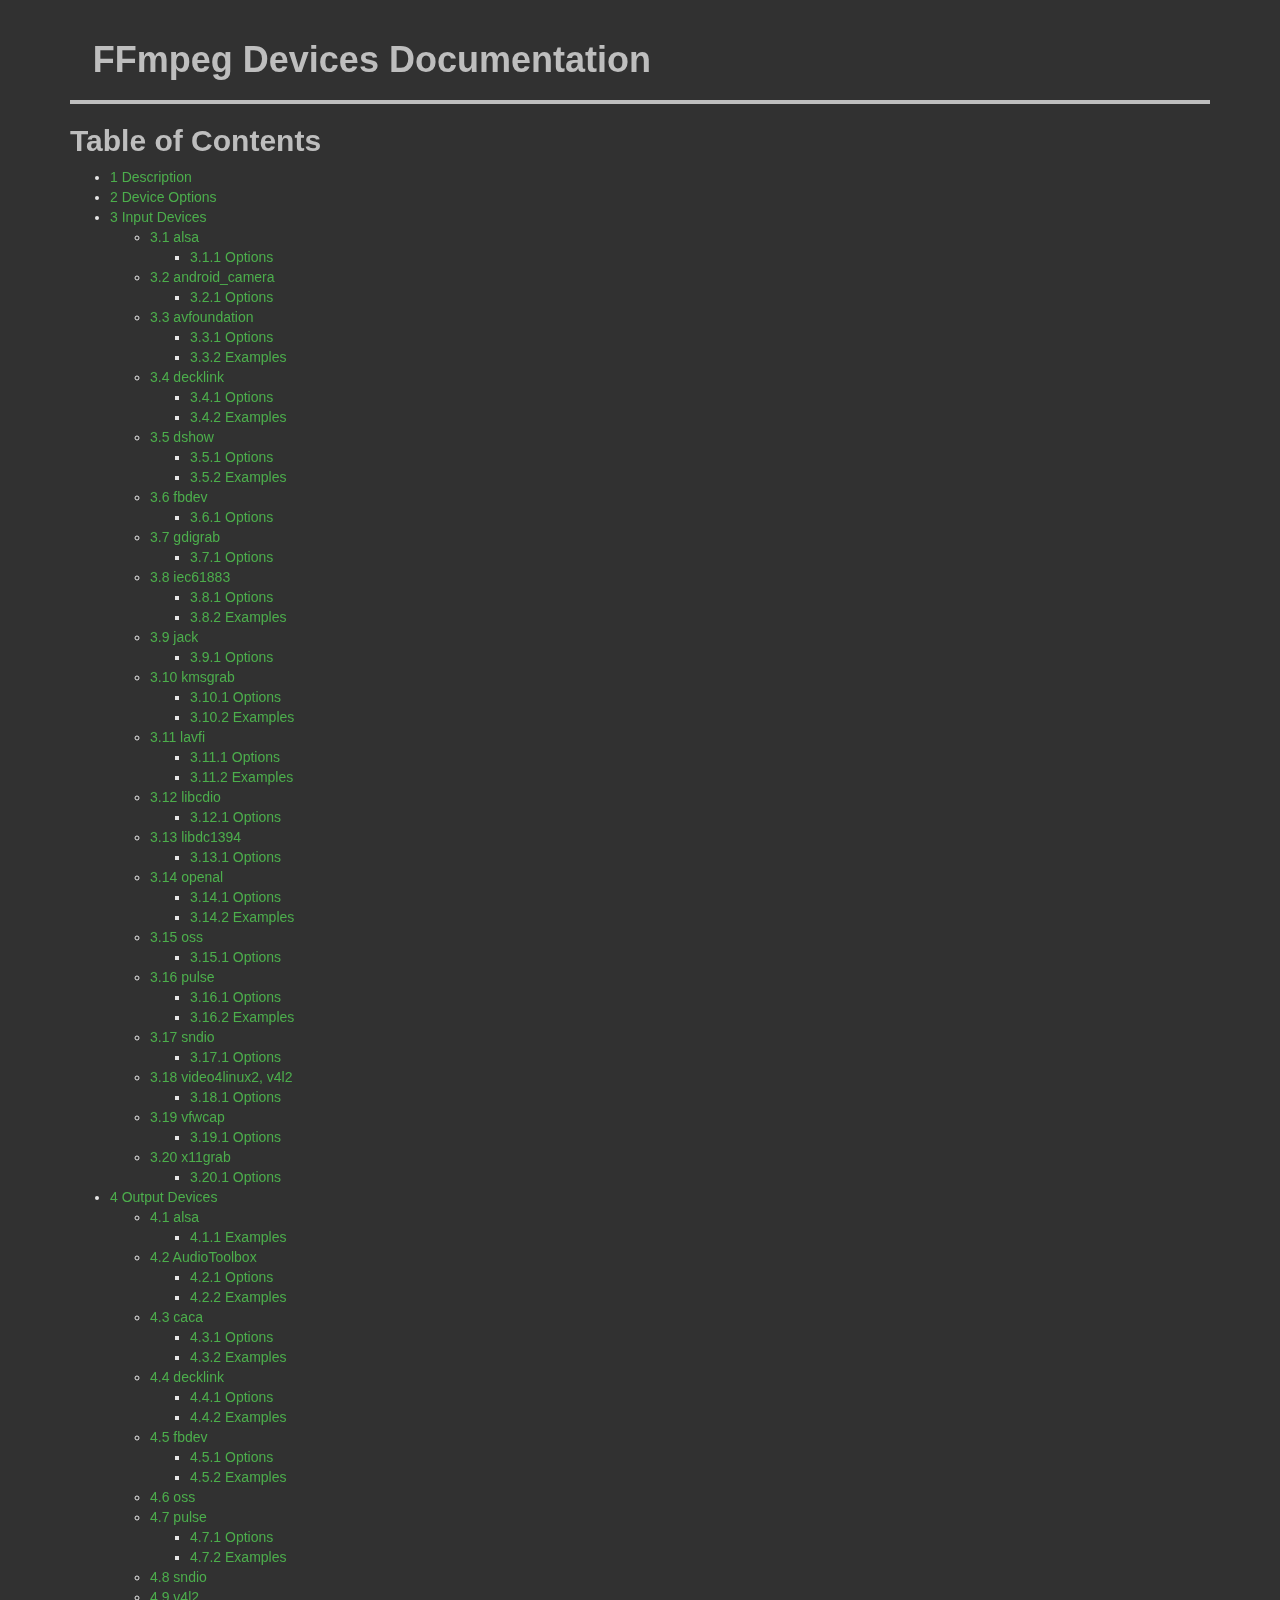
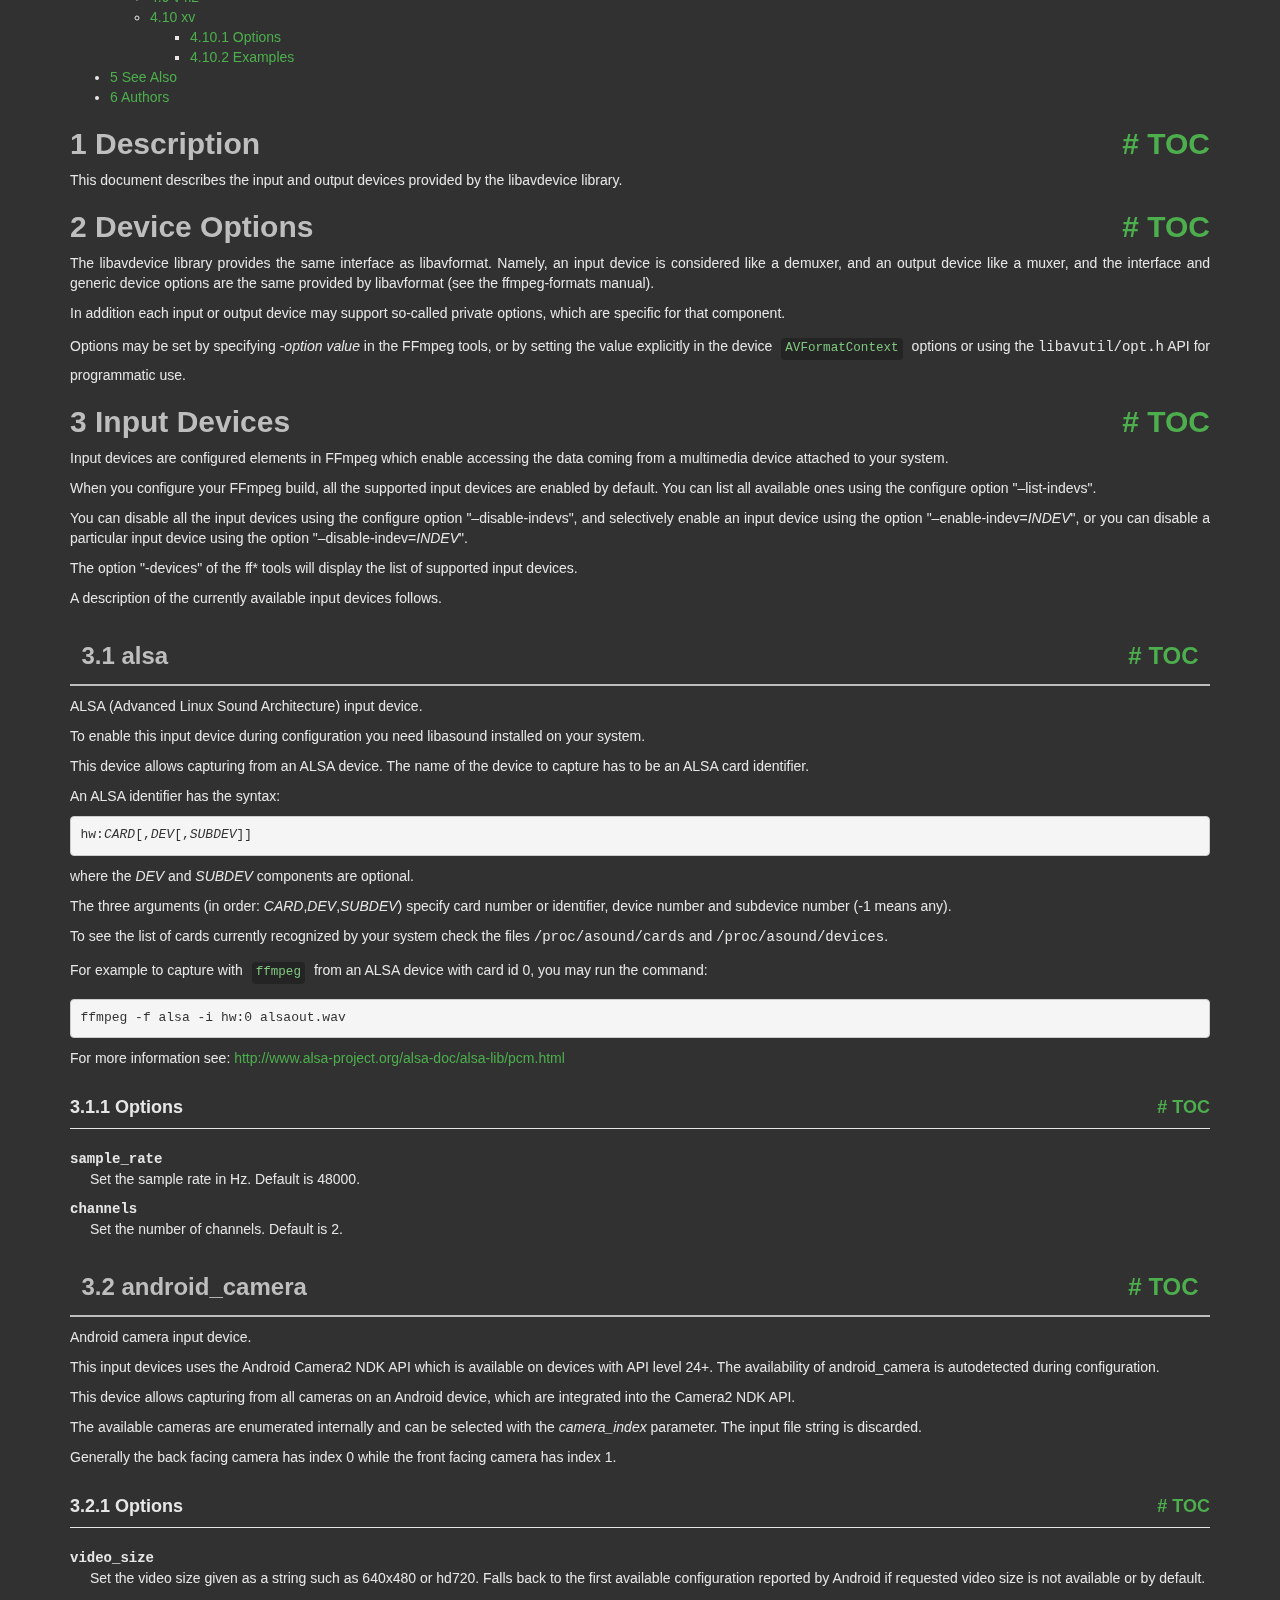
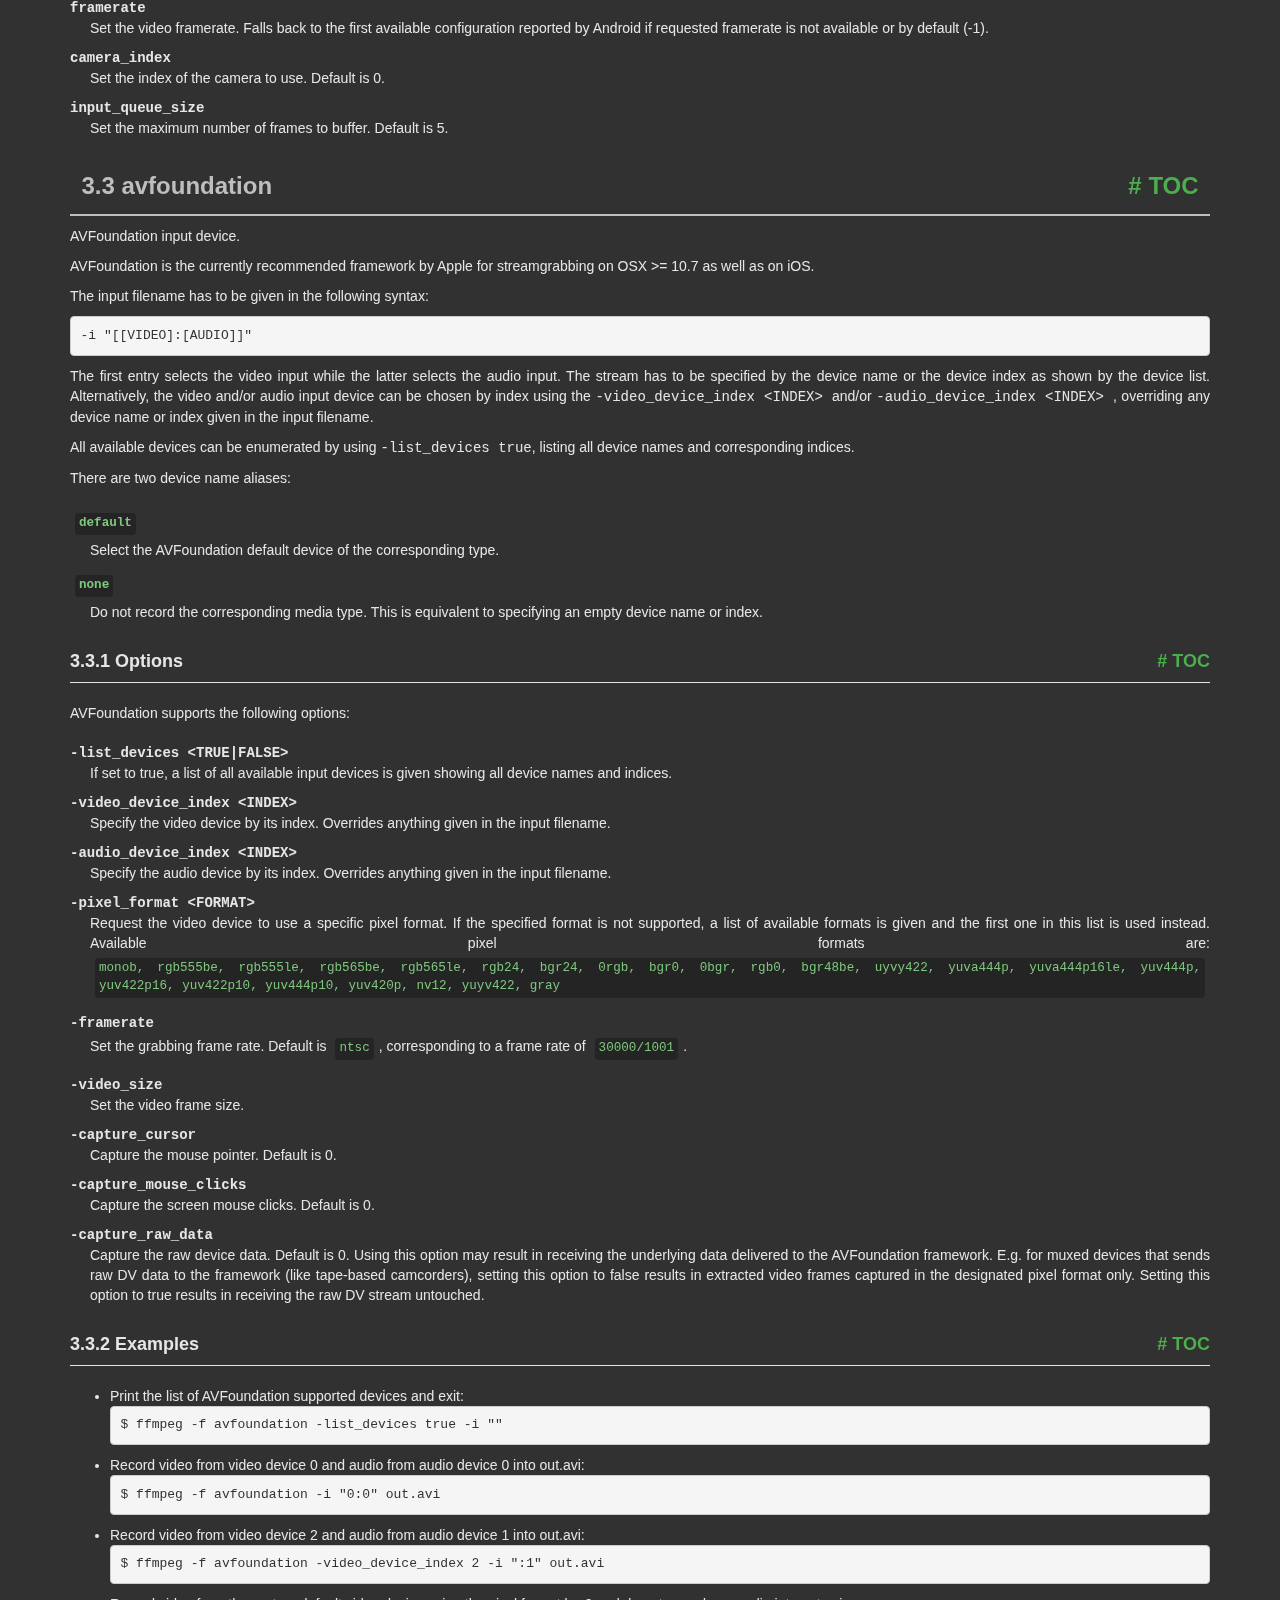
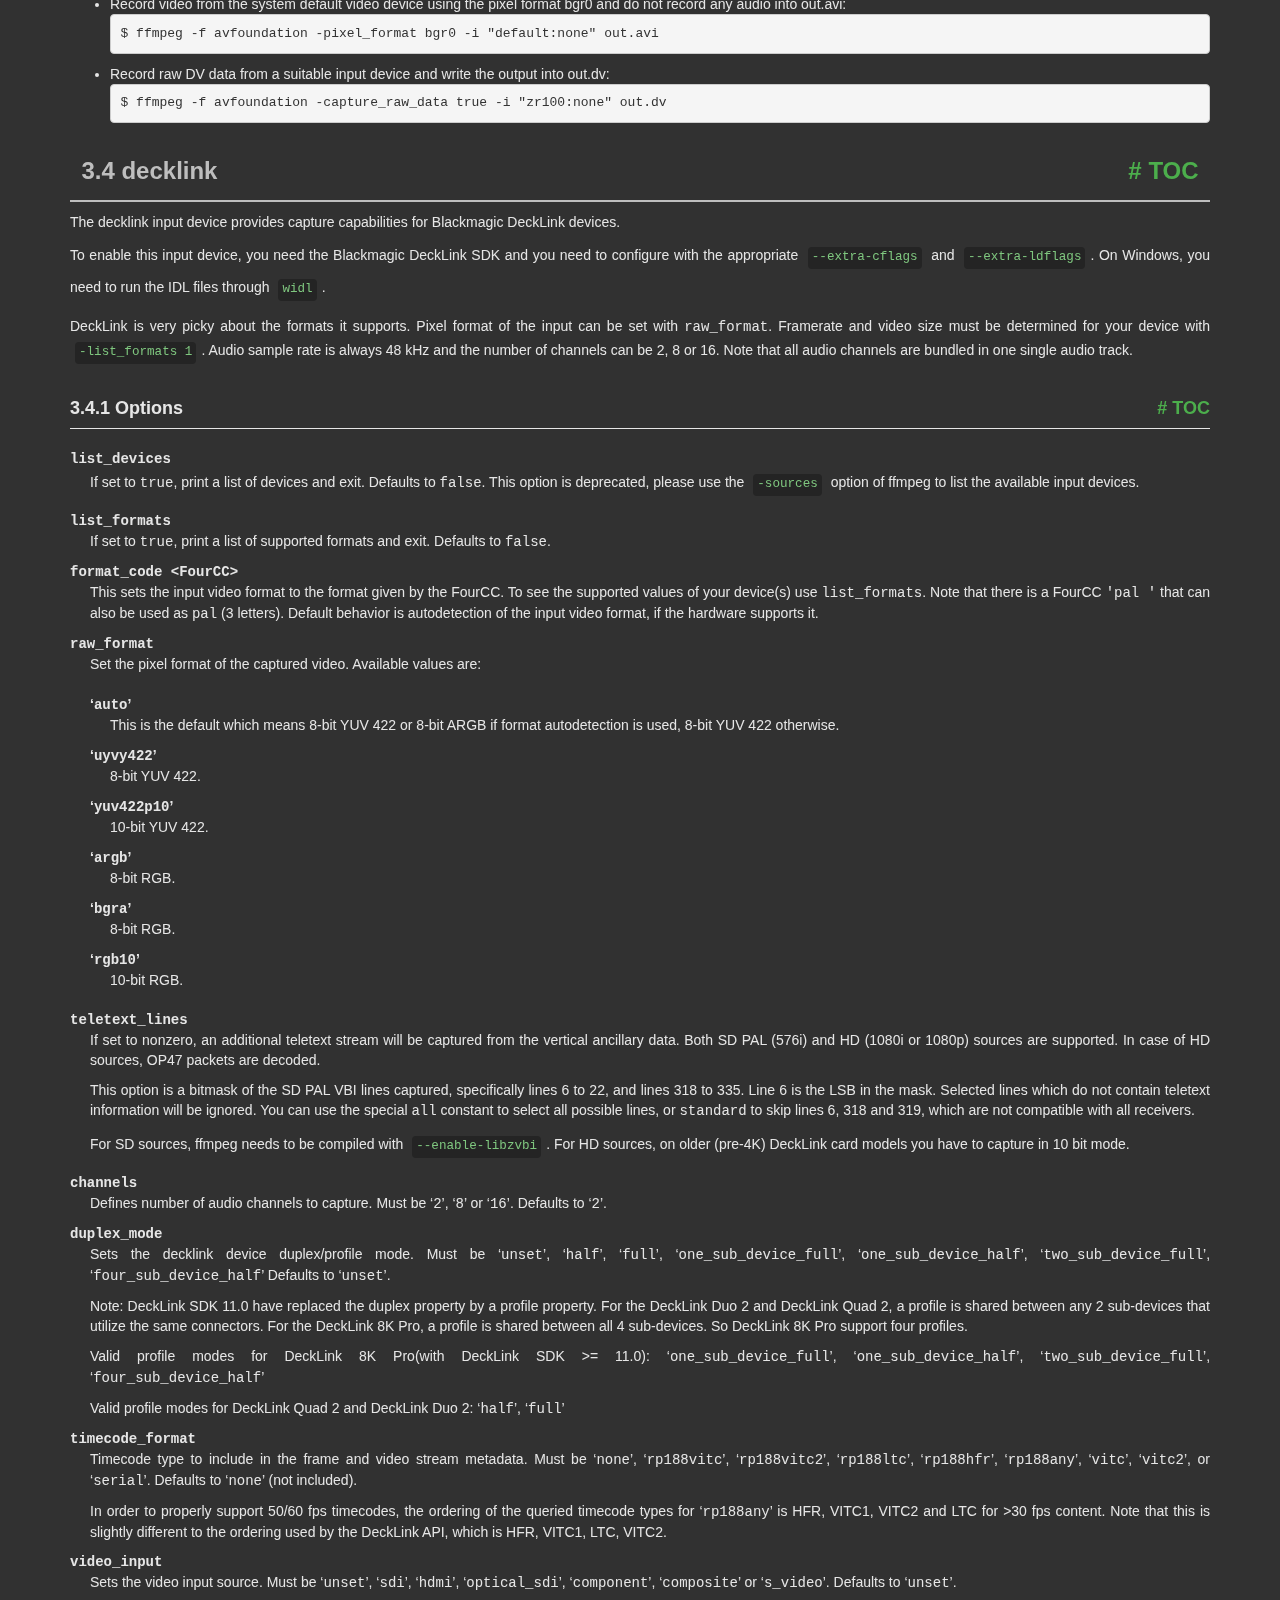
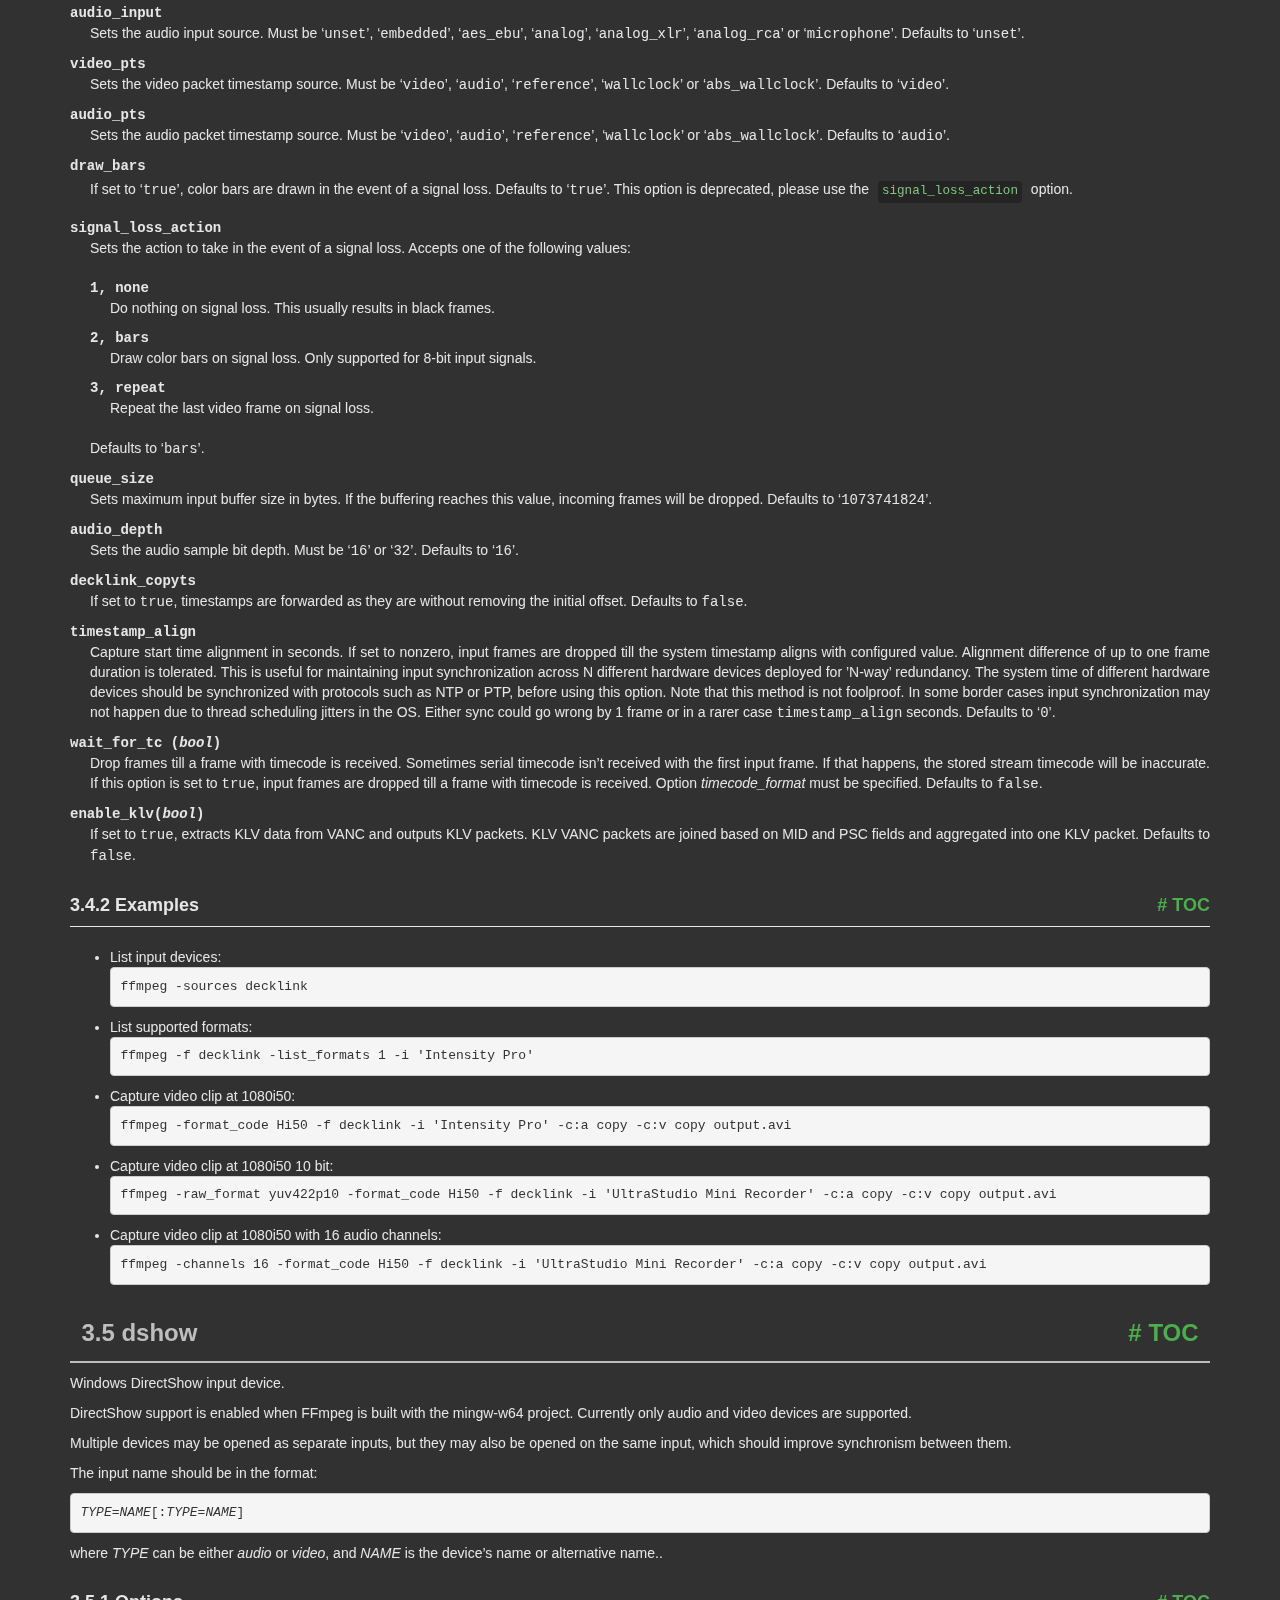
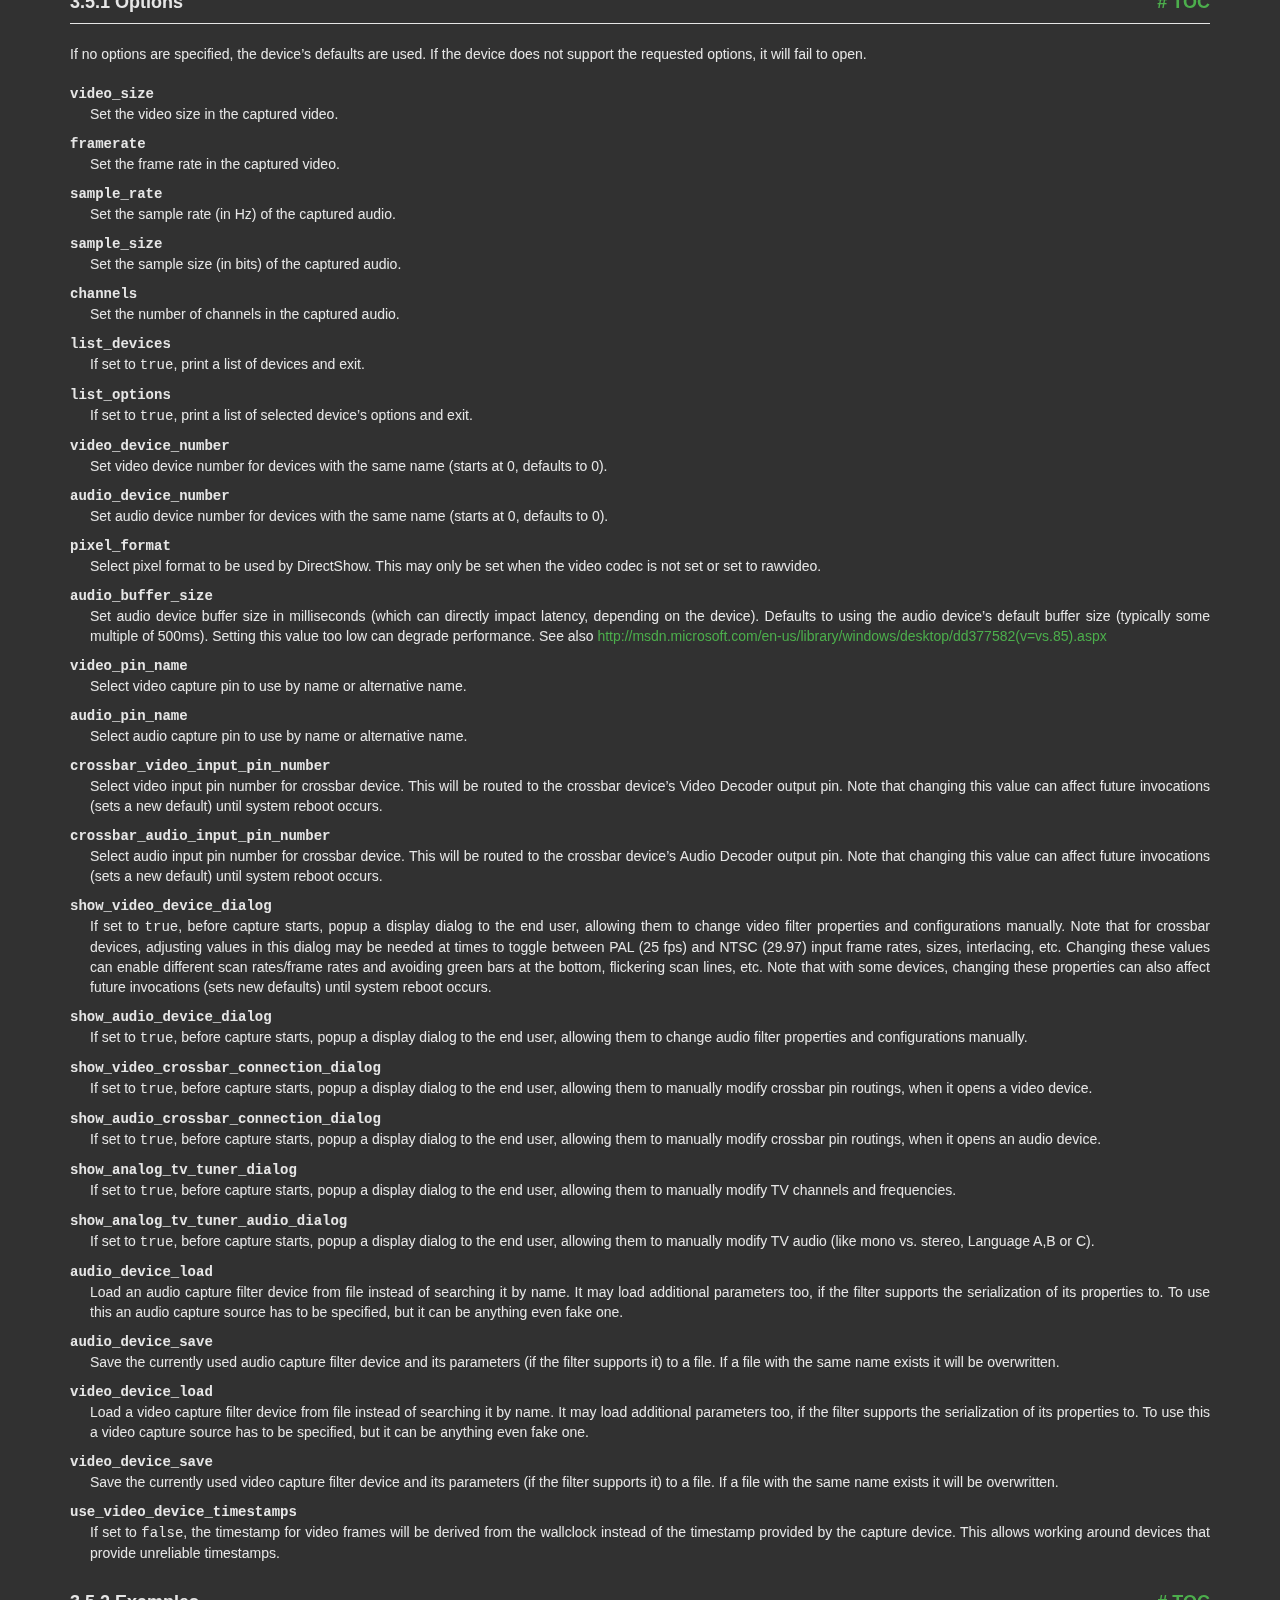
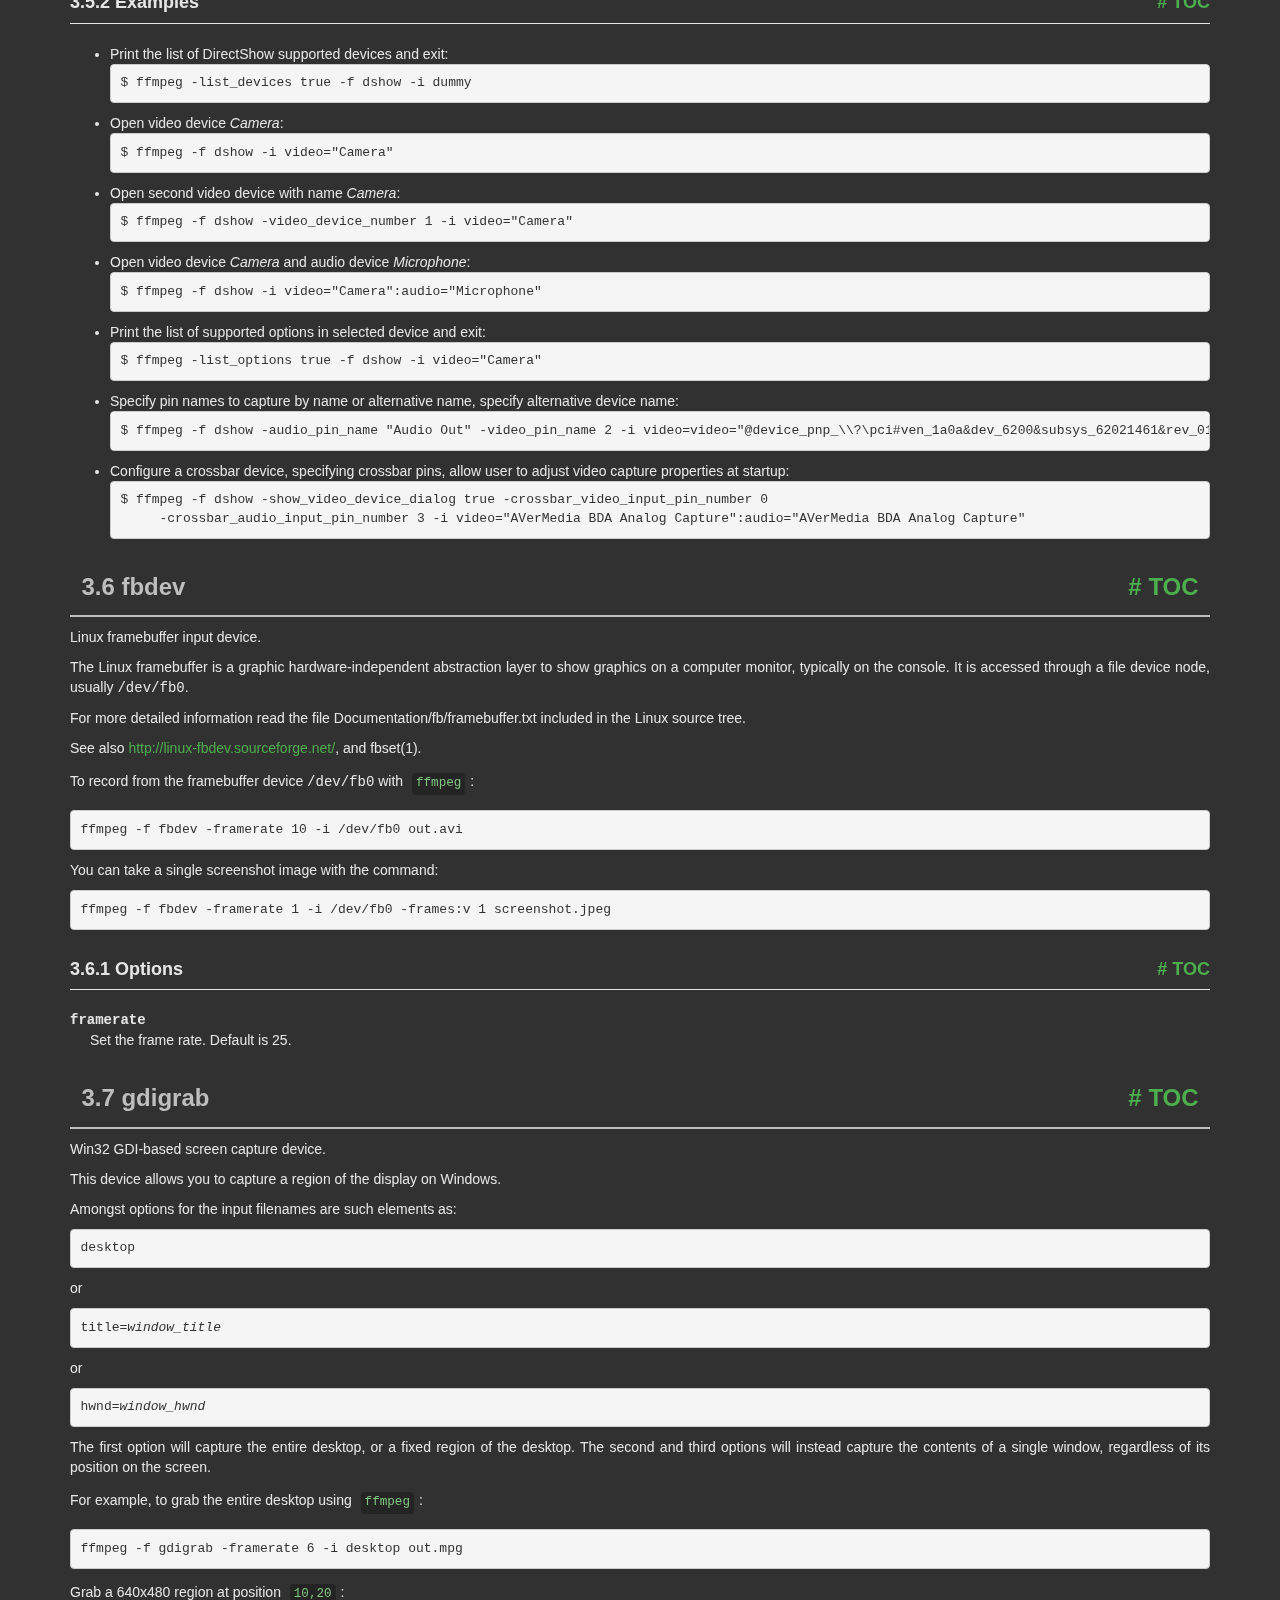
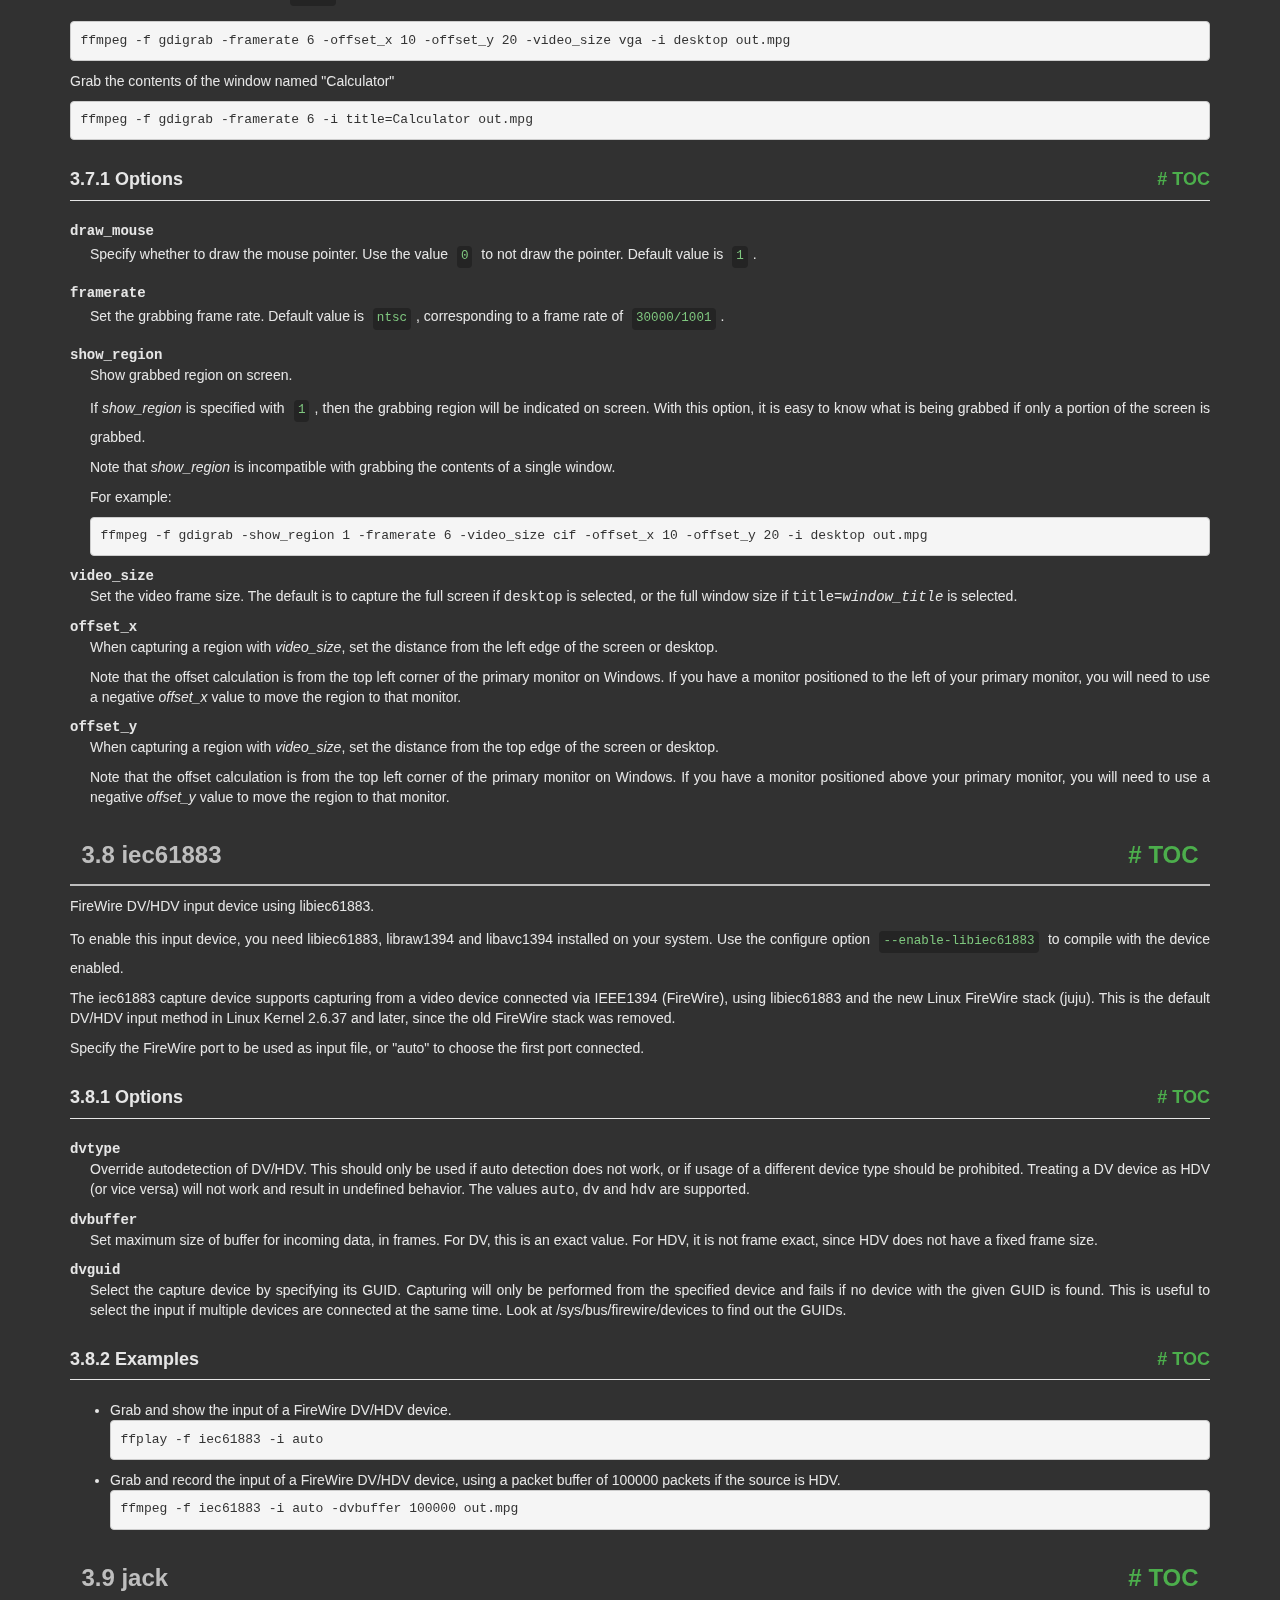
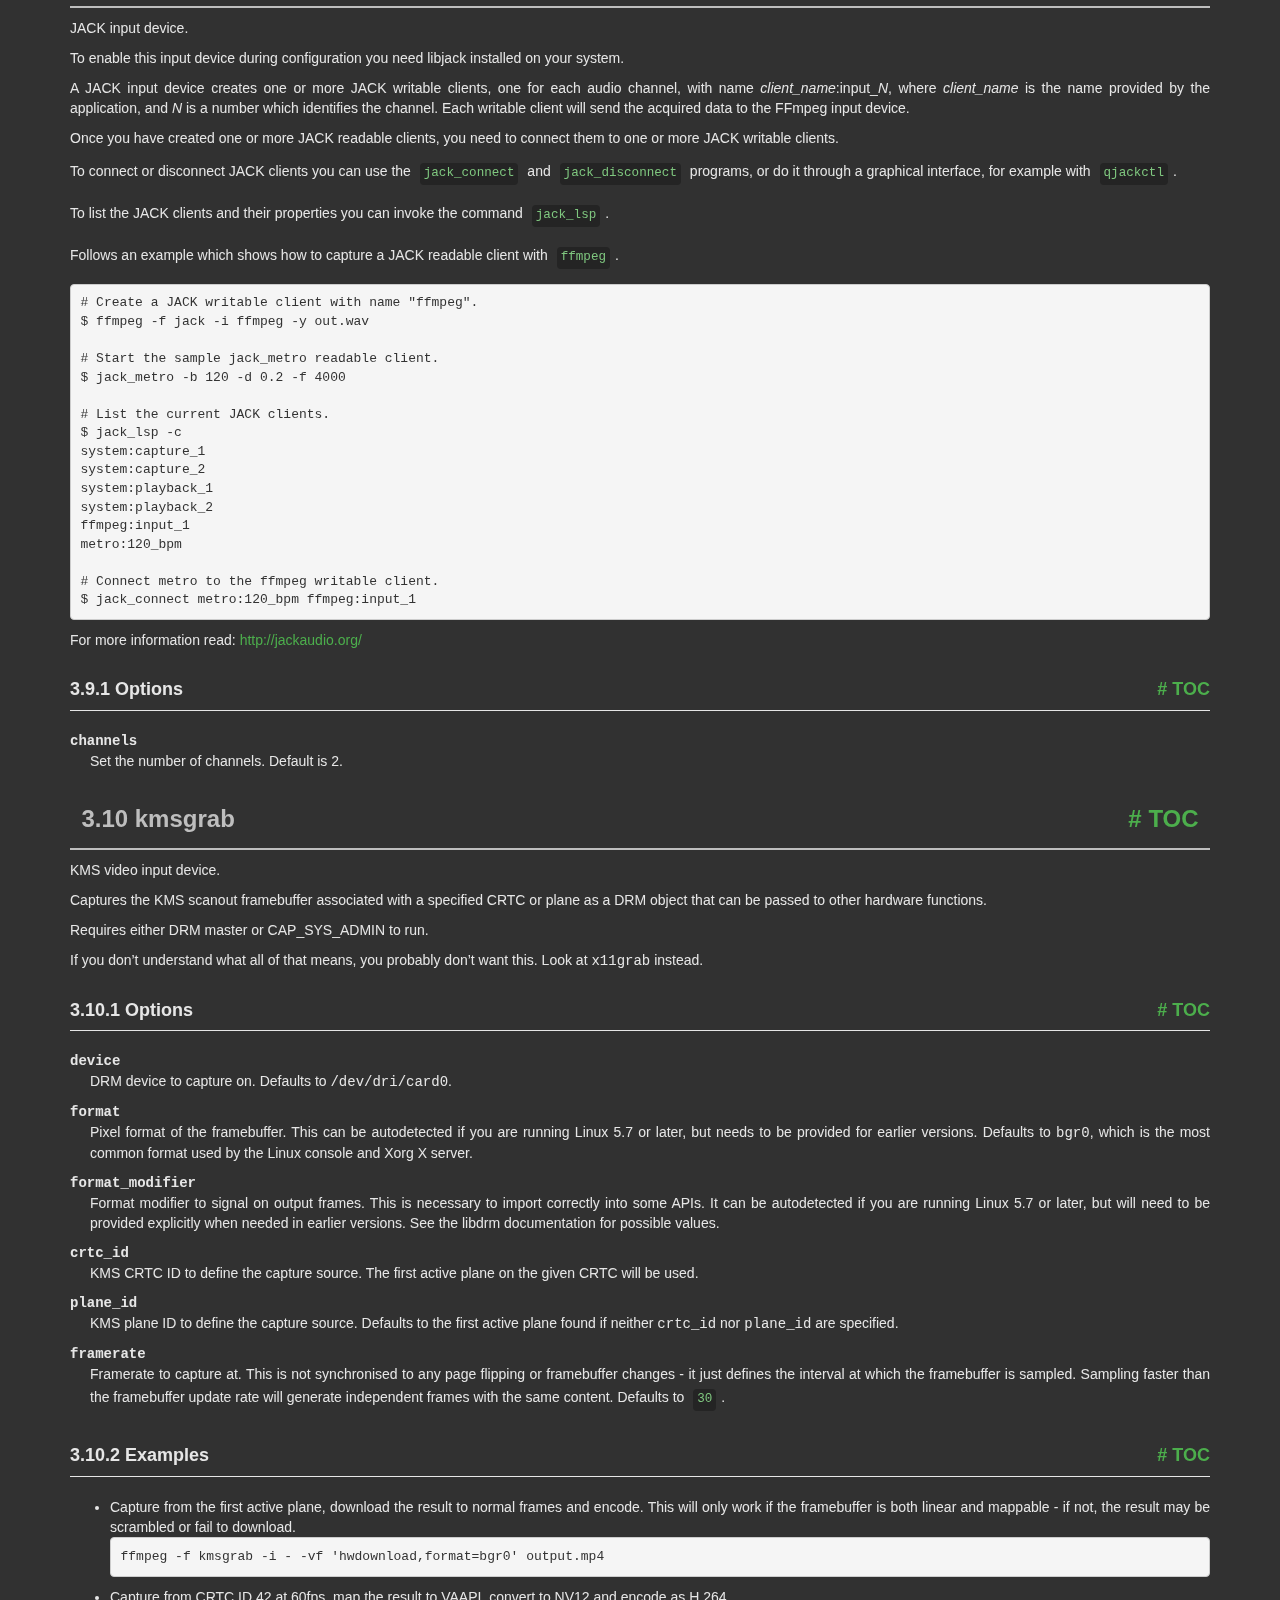
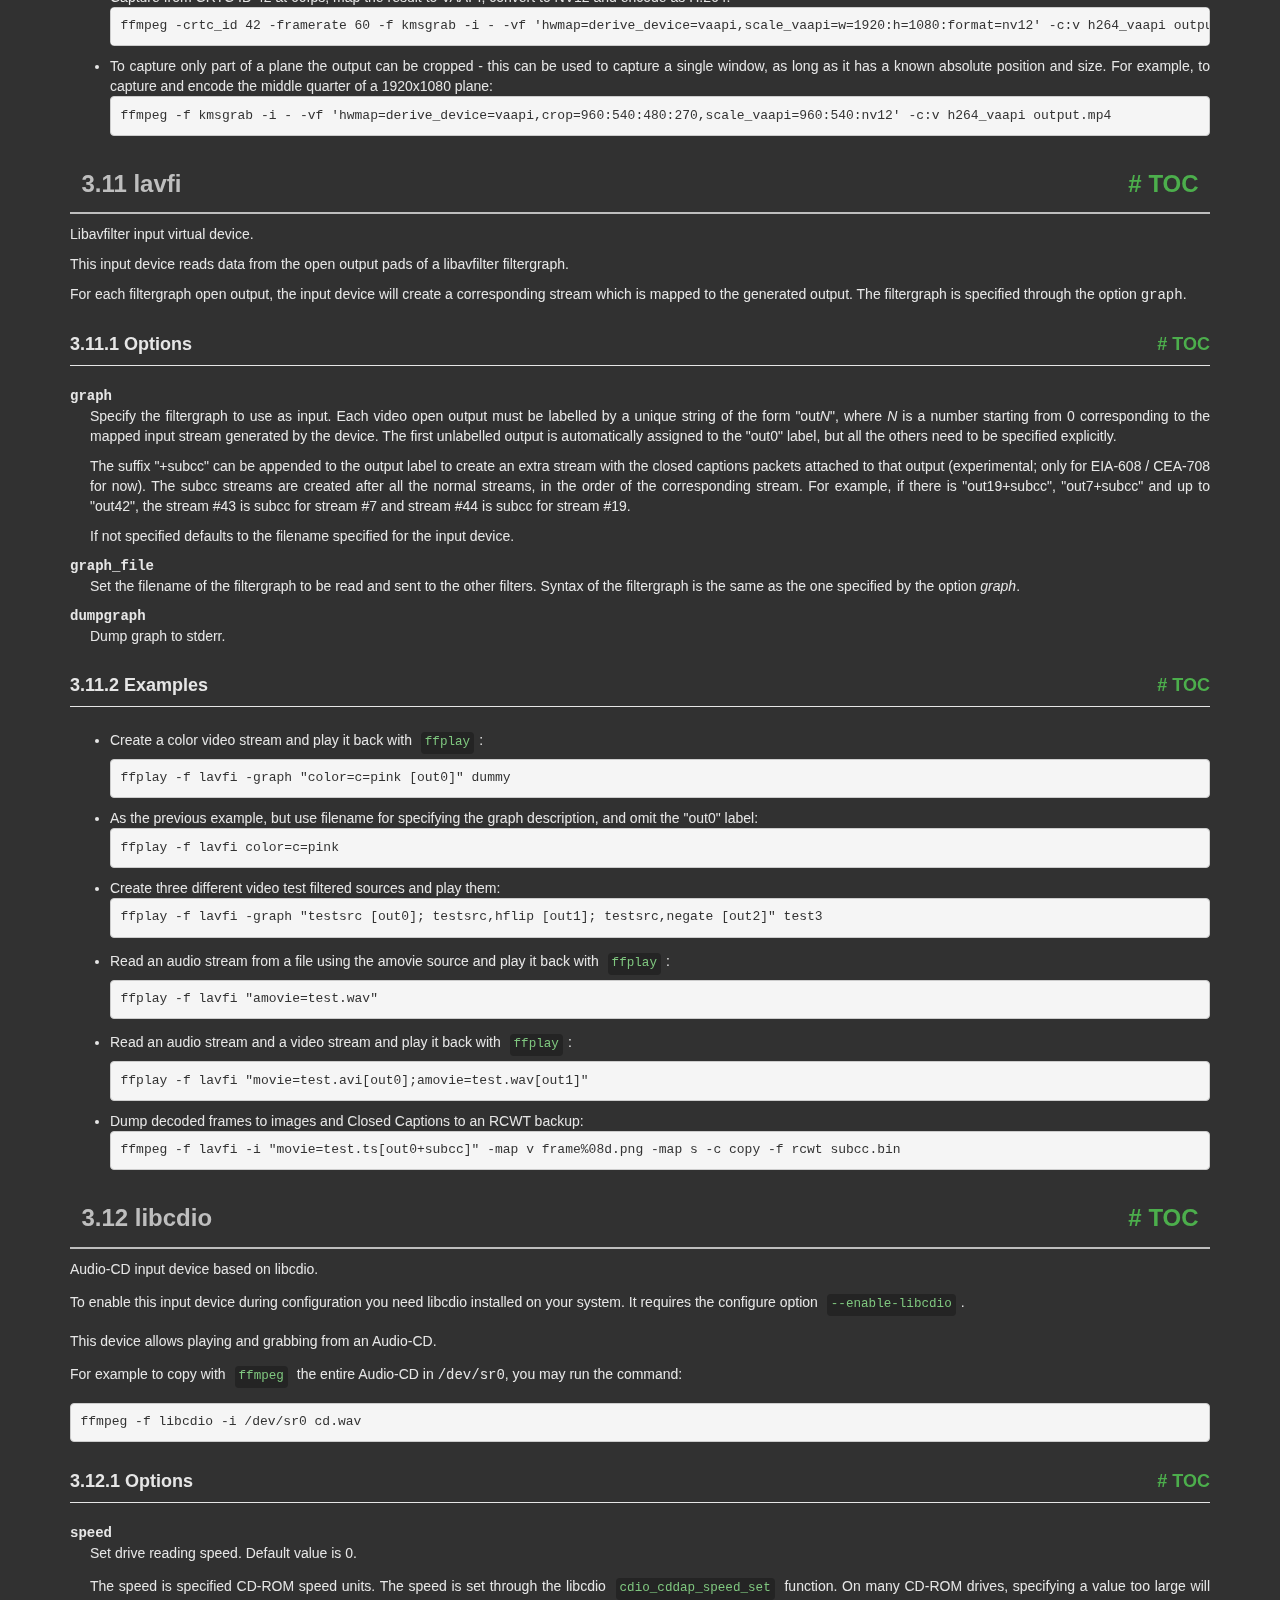
<file: backend/ffmpeg/ffmpeg-8.0-essentials_build/doc/ffmpeg-devices.html>
<!DOCTYPE html PUBLIC "-//W3C//DTD HTML 4.01 Transitional//EN" "http://www.w3.org/TR/html4/loose.dtd">
<html>
<!-- Created by GNU Texinfo 7.2, https://www.gnu.org/software/texinfo/ -->
  <head>
    <meta charset="utf-8">
    <title>
      FFmpeg Devices Documentation
    </title>
    <meta name="viewport" content="width=device-width,initial-scale=1.0">
    <link rel="stylesheet" type="text/css" href="bootstrap.min.css">
    <link rel="stylesheet" type="text/css" href="style.min.css">
  </head>
  <body>
    <div class="container">
      <h1>
      FFmpeg Devices Documentation
      </h1>


<a name="SEC_Top"></a>

<div class="region-contents" id="SEC_Contents">
<h2 class="contents-heading">Table of Contents</h2>

<div class="contents">

<ul class="toc-numbered-mark">
  <li><a id="toc-Description" href="#Description">1 Description</a></li>
  <li><a id="toc-Device-Options" href="#Device-Options">2 Device Options</a></li>
  <li><a id="toc-Input-Devices" href="#Input-Devices">3 Input Devices</a>
  <ul class="toc-numbered-mark">
    <li><a id="toc-alsa" href="#alsa">3.1 alsa</a>
    <ul class="toc-numbered-mark">
      <li><a id="toc-Options" href="#Options">3.1.1 Options</a></li>
    </ul></li>
    <li><a id="toc-android_005fcamera" href="#android_005fcamera">3.2 android_camera</a>
    <ul class="toc-numbered-mark">
      <li><a id="toc-Options-1" href="#Options-1">3.2.1 Options</a></li>
    </ul></li>
    <li><a id="toc-avfoundation" href="#avfoundation">3.3 avfoundation</a>
    <ul class="toc-numbered-mark">
      <li><a id="toc-Options-2" href="#Options-2">3.3.1 Options</a></li>
      <li><a id="toc-Examples" href="#Examples">3.3.2 Examples</a></li>
    </ul></li>
    <li><a id="toc-decklink" href="#decklink">3.4 decklink</a>
    <ul class="toc-numbered-mark">
      <li><a id="toc-Options-3" href="#Options-3">3.4.1 Options</a></li>
      <li><a id="toc-Examples-1" href="#Examples-1">3.4.2 Examples</a></li>
    </ul></li>
    <li><a id="toc-dshow" href="#dshow">3.5 dshow</a>
    <ul class="toc-numbered-mark">
      <li><a id="toc-Options-4" href="#Options-4">3.5.1 Options</a></li>
      <li><a id="toc-Examples-2" href="#Examples-2">3.5.2 Examples</a></li>
    </ul></li>
    <li><a id="toc-fbdev" href="#fbdev">3.6 fbdev</a>
    <ul class="toc-numbered-mark">
      <li><a id="toc-Options-5" href="#Options-5">3.6.1 Options</a></li>
    </ul></li>
    <li><a id="toc-gdigrab" href="#gdigrab">3.7 gdigrab</a>
    <ul class="toc-numbered-mark">
      <li><a id="toc-Options-6" href="#Options-6">3.7.1 Options</a></li>
    </ul></li>
    <li><a id="toc-iec61883" href="#iec61883">3.8 iec61883</a>
    <ul class="toc-numbered-mark">
      <li><a id="toc-Options-7" href="#Options-7">3.8.1 Options</a></li>
      <li><a id="toc-Examples-3" href="#Examples-3">3.8.2 Examples</a></li>
    </ul></li>
    <li><a id="toc-jack" href="#jack">3.9 jack</a>
    <ul class="toc-numbered-mark">
      <li><a id="toc-Options-8" href="#Options-8">3.9.1 Options</a></li>
    </ul></li>
    <li><a id="toc-kmsgrab" href="#kmsgrab">3.10 kmsgrab</a>
    <ul class="toc-numbered-mark">
      <li><a id="toc-Options-9" href="#Options-9">3.10.1 Options</a></li>
      <li><a id="toc-Examples-4" href="#Examples-4">3.10.2 Examples</a></li>
    </ul></li>
    <li><a id="toc-lavfi" href="#lavfi">3.11 lavfi</a>
    <ul class="toc-numbered-mark">
      <li><a id="toc-Options-10" href="#Options-10">3.11.1 Options</a></li>
      <li><a id="toc-Examples-5" href="#Examples-5">3.11.2 Examples</a></li>
    </ul></li>
    <li><a id="toc-libcdio" href="#libcdio">3.12 libcdio</a>
    <ul class="toc-numbered-mark">
      <li><a id="toc-Options-11" href="#Options-11">3.12.1 Options</a></li>
    </ul></li>
    <li><a id="toc-libdc1394" href="#libdc1394">3.13 libdc1394</a>
    <ul class="toc-numbered-mark">
      <li><a id="toc-Options-12" href="#Options-12">3.13.1 Options</a></li>
    </ul></li>
    <li><a id="toc-openal" href="#openal">3.14 openal</a>
    <ul class="toc-numbered-mark">
      <li><a id="toc-Options-13" href="#Options-13">3.14.1 Options</a></li>
      <li><a id="toc-Examples-6" href="#Examples-6">3.14.2 Examples</a></li>
    </ul></li>
    <li><a id="toc-oss" href="#oss">3.15 oss</a>
    <ul class="toc-numbered-mark">
      <li><a id="toc-Options-14" href="#Options-14">3.15.1 Options</a></li>
    </ul></li>
    <li><a id="toc-pulse" href="#pulse">3.16 pulse</a>
    <ul class="toc-numbered-mark">
      <li><a id="toc-Options-15" href="#Options-15">3.16.1 Options</a></li>
      <li><a id="toc-Examples-7" href="#Examples-7">3.16.2 Examples</a></li>
    </ul></li>
    <li><a id="toc-sndio" href="#sndio">3.17 sndio</a>
    <ul class="toc-numbered-mark">
      <li><a id="toc-Options-16" href="#Options-16">3.17.1 Options</a></li>
    </ul></li>
    <li><a id="toc-video4linux2_002c-v4l2" href="#video4linux2_002c-v4l2">3.18 video4linux2, v4l2</a>
    <ul class="toc-numbered-mark">
      <li><a id="toc-Options-17" href="#Options-17">3.18.1 Options</a></li>
    </ul></li>
    <li><a id="toc-vfwcap" href="#vfwcap">3.19 vfwcap</a>
    <ul class="toc-numbered-mark">
      <li><a id="toc-Options-18" href="#Options-18">3.19.1 Options</a></li>
    </ul></li>
    <li><a id="toc-x11grab" href="#x11grab">3.20 x11grab</a>
    <ul class="toc-numbered-mark">
      <li><a id="toc-Options-19" href="#Options-19">3.20.1 Options</a></li>
    </ul></li>
  </ul></li>
  <li><a id="toc-Output-Devices" href="#Output-Devices">4 Output Devices</a>
  <ul class="toc-numbered-mark">
    <li><a id="toc-alsa-1" href="#alsa-1">4.1 alsa</a>
    <ul class="toc-numbered-mark">
      <li><a id="toc-Examples-8" href="#Examples-8">4.1.1 Examples</a></li>
    </ul></li>
    <li><a id="toc-AudioToolbox" href="#AudioToolbox">4.2 AudioToolbox</a>
    <ul class="toc-numbered-mark">
      <li><a id="toc-Options-20" href="#Options-20">4.2.1 Options</a></li>
      <li><a id="toc-Examples-9" href="#Examples-9">4.2.2 Examples</a></li>
    </ul></li>
    <li><a id="toc-caca" href="#caca">4.3 caca</a>
    <ul class="toc-numbered-mark">
      <li><a id="toc-Options-21" href="#Options-21">4.3.1 Options</a></li>
      <li><a id="toc-Examples-10" href="#Examples-10">4.3.2 Examples</a></li>
    </ul></li>
    <li><a id="toc-decklink-1" href="#decklink-1">4.4 decklink</a>
    <ul class="toc-numbered-mark">
      <li><a id="toc-Options-22" href="#Options-22">4.4.1 Options</a></li>
      <li><a id="toc-Examples-11" href="#Examples-11">4.4.2 Examples</a></li>
    </ul></li>
    <li><a id="toc-fbdev-1" href="#fbdev-1">4.5 fbdev</a>
    <ul class="toc-numbered-mark">
      <li><a id="toc-Options-23" href="#Options-23">4.5.1 Options</a></li>
      <li><a id="toc-Examples-12" href="#Examples-12">4.5.2 Examples</a></li>
    </ul></li>
    <li><a id="toc-oss-1" href="#oss-1">4.6 oss</a></li>
    <li><a id="toc-pulse-1" href="#pulse-1">4.7 pulse</a>
    <ul class="toc-numbered-mark">
      <li><a id="toc-Options-24" href="#Options-24">4.7.1 Options</a></li>
      <li><a id="toc-Examples-13" href="#Examples-13">4.7.2 Examples</a></li>
    </ul></li>
    <li><a id="toc-sndio-1" href="#sndio-1">4.8 sndio</a></li>
    <li><a id="toc-v4l2" href="#v4l2">4.9 v4l2</a></li>
    <li><a id="toc-xv" href="#xv">4.10 xv</a>
    <ul class="toc-numbered-mark">
      <li><a id="toc-Options-25" href="#Options-25">4.10.1 Options</a></li>
      <li><a id="toc-Examples-14" href="#Examples-14">4.10.2 Examples</a></li>
    </ul></li>
  </ul></li>
  <li><a id="toc-See-Also" href="#See-Also">5 See Also</a></li>
  <li><a id="toc-Authors" href="#Authors">6 Authors</a></li>
</ul>
</div>
</div>

<a name="Description"></a>
<h2 class="chapter">1 Description<span class="pull-right"><a class="anchor hidden-xs" href="#Description" aria-hidden="true">#</a> <a class="anchor hidden-xs"href="#toc-Description" aria-hidden="true">TOC</a></span></h2>

<p>This document describes the input and output devices provided by the
libavdevice library.
</p>

<a name="Device-Options"></a>
<h2 class="chapter">2 Device Options<span class="pull-right"><a class="anchor hidden-xs" href="#Device-Options" aria-hidden="true">#</a> <a class="anchor hidden-xs"href="#toc-Device-Options" aria-hidden="true">TOC</a></span></h2>

<p>The libavdevice library provides the same interface as
libavformat. Namely, an input device is considered like a demuxer, and
an output device like a muxer, and the interface and generic device
options are the same provided by libavformat (see the ffmpeg-formats
manual).
</p>
<p>In addition each input or output device may support so-called private
options, which are specific for that component.
</p>
<p>Options may be set by specifying -<var class="var">option</var> <var class="var">value</var> in the
FFmpeg tools, or by setting the value explicitly in the device
<code class="code">AVFormatContext</code> options or using the <samp class="file">libavutil/opt.h</samp> API
for programmatic use.
</p>

<a name="Input-Devices"></a>
<h2 class="chapter">3 Input Devices<span class="pull-right"><a class="anchor hidden-xs" href="#Input-Devices" aria-hidden="true">#</a> <a class="anchor hidden-xs"href="#toc-Input-Devices" aria-hidden="true">TOC</a></span></h2>

<p>Input devices are configured elements in FFmpeg which enable accessing
the data coming from a multimedia device attached to your system.
</p>
<p>When you configure your FFmpeg build, all the supported input devices
are enabled by default. You can list all available ones using the
configure option &quot;&ndash;list-indevs&quot;.
</p>
<p>You can disable all the input devices using the configure option
&quot;&ndash;disable-indevs&quot;, and selectively enable an input device using the
option &quot;&ndash;enable-indev=<var class="var">INDEV</var>&quot;, or you can disable a particular
input device using the option &quot;&ndash;disable-indev=<var class="var">INDEV</var>&quot;.
</p>
<p>The option &quot;-devices&quot; of the ff* tools will display the list of
supported input devices.
</p>
<p>A description of the currently available input devices follows.
</p>
<a name="alsa"></a>
<h3 class="section">3.1 alsa<span class="pull-right"><a class="anchor hidden-xs" href="#alsa" aria-hidden="true">#</a> <a class="anchor hidden-xs"href="#toc-alsa" aria-hidden="true">TOC</a></span></h3>

<p>ALSA (Advanced Linux Sound Architecture) input device.
</p>
<p>To enable this input device during configuration you need libasound
installed on your system.
</p>
<p>This device allows capturing from an ALSA device. The name of the
device to capture has to be an ALSA card identifier.
</p>
<p>An ALSA identifier has the syntax:
</p><div class="example">
<pre class="example-preformatted">hw:<var class="var">CARD</var>[,<var class="var">DEV</var>[,<var class="var">SUBDEV</var>]]
</pre></div>

<p>where the <var class="var">DEV</var> and <var class="var">SUBDEV</var> components are optional.
</p>
<p>The three arguments (in order: <var class="var">CARD</var>,<var class="var">DEV</var>,<var class="var">SUBDEV</var>)
specify card number or identifier, device number and subdevice number
(-1 means any).
</p>
<p>To see the list of cards currently recognized by your system check the
files <samp class="file">/proc/asound/cards</samp> and <samp class="file">/proc/asound/devices</samp>.
</p>
<p>For example to capture with <code class="command">ffmpeg</code> from an ALSA device with
card id 0, you may run the command:
</p><div class="example">
<pre class="example-preformatted">ffmpeg -f alsa -i hw:0 alsaout.wav
</pre></div>

<p>For more information see:
<a class="url" href="http://www.alsa-project.org/alsa-doc/alsa-lib/pcm.html">http://www.alsa-project.org/alsa-doc/alsa-lib/pcm.html</a>
</p>
<a name="Options"></a>
<h4 class="subsection">3.1.1 Options<span class="pull-right"><a class="anchor hidden-xs" href="#Options" aria-hidden="true">#</a> <a class="anchor hidden-xs"href="#toc-Options" aria-hidden="true">TOC</a></span></h4>

<dl class="table">
<dt><samp class="option">sample_rate</samp></dt>
<dd><p>Set the sample rate in Hz. Default is 48000.
</p>
</dd>
<dt><samp class="option">channels</samp></dt>
<dd><p>Set the number of channels. Default is 2.
</p>
</dd>
</dl>

<a name="android_005fcamera"></a>
<h3 class="section">3.2 android_camera<span class="pull-right"><a class="anchor hidden-xs" href="#android_005fcamera" aria-hidden="true">#</a> <a class="anchor hidden-xs"href="#toc-android_005fcamera" aria-hidden="true">TOC</a></span></h3>

<p>Android camera input device.
</p>
<p>This input devices uses the Android Camera2 NDK API which is
available on devices with API level 24+. The availability of
android_camera is autodetected during configuration.
</p>
<p>This device allows capturing from all cameras on an Android device,
which are integrated into the Camera2 NDK API.
</p>
<p>The available cameras are enumerated internally and can be selected
with the <var class="var">camera_index</var> parameter. The input file string is
discarded.
</p>
<p>Generally the back facing camera has index 0 while the front facing
camera has index 1.
</p>
<a name="Options-1"></a>
<h4 class="subsection">3.2.1 Options<span class="pull-right"><a class="anchor hidden-xs" href="#Options-1" aria-hidden="true">#</a> <a class="anchor hidden-xs"href="#toc-Options-1" aria-hidden="true">TOC</a></span></h4>

<dl class="table">
<dt><samp class="option">video_size</samp></dt>
<dd><p>Set the video size given as a string such as 640x480 or hd720.
Falls back to the first available configuration reported by
Android if requested video size is not available or by default.
</p>
</dd>
<dt><samp class="option">framerate</samp></dt>
<dd><p>Set the video framerate.
Falls back to the first available configuration reported by
Android if requested framerate is not available or by default (-1).
</p>
</dd>
<dt><samp class="option">camera_index</samp></dt>
<dd><p>Set the index of the camera to use. Default is 0.
</p>
</dd>
<dt><samp class="option">input_queue_size</samp></dt>
<dd><p>Set the maximum number of frames to buffer. Default is 5.
</p>
</dd>
</dl>

<a name="avfoundation"></a>
<h3 class="section">3.3 avfoundation<span class="pull-right"><a class="anchor hidden-xs" href="#avfoundation" aria-hidden="true">#</a> <a class="anchor hidden-xs"href="#toc-avfoundation" aria-hidden="true">TOC</a></span></h3>

<p>AVFoundation input device.
</p>
<p>AVFoundation is the currently recommended framework by Apple for streamgrabbing on OSX &gt;= 10.7 as well as on iOS.
</p>
<p>The input filename has to be given in the following syntax:
</p><div class="example">
<pre class="example-preformatted">-i &quot;[[VIDEO]:[AUDIO]]&quot;
</pre></div>
<p>The first entry selects the video input while the latter selects the audio input.
The stream has to be specified by the device name or the device index as shown by the device list.
Alternatively, the video and/or audio input device can be chosen by index using the
<samp class="option">
    -video_device_index &lt;INDEX&gt;
</samp>
and/or
<samp class="option">
    -audio_device_index &lt;INDEX&gt;
</samp>
, overriding any
device name or index given in the input filename.
</p>
<p>All available devices can be enumerated by using <samp class="option">-list_devices true</samp>, listing
all device names and corresponding indices.
</p>
<p>There are two device name aliases:
</p><dl class="table">
<dt><code class="code">default</code></dt>
<dd><p>Select the AVFoundation default device of the corresponding type.
</p>
</dd>
<dt><code class="code">none</code></dt>
<dd><p>Do not record the corresponding media type.
This is equivalent to specifying an empty device name or index.
</p>
</dd>
</dl>

<a name="Options-2"></a>
<h4 class="subsection">3.3.1 Options<span class="pull-right"><a class="anchor hidden-xs" href="#Options-2" aria-hidden="true">#</a> <a class="anchor hidden-xs"href="#toc-Options-2" aria-hidden="true">TOC</a></span></h4>

<p>AVFoundation supports the following options:
</p>
<dl class="table">
<dt><samp class="option">-list_devices &lt;TRUE|FALSE&gt;</samp></dt>
<dd><p>If set to true, a list of all available input devices is given showing all
device names and indices.
</p>
</dd>
<dt><samp class="option">-video_device_index &lt;INDEX&gt;</samp></dt>
<dd><p>Specify the video device by its index. Overrides anything given in the input filename.
</p>
</dd>
<dt><samp class="option">-audio_device_index &lt;INDEX&gt;</samp></dt>
<dd><p>Specify the audio device by its index. Overrides anything given in the input filename.
</p>
</dd>
<dt><samp class="option">-pixel_format &lt;FORMAT&gt;</samp></dt>
<dd><p>Request the video device to use a specific pixel format.
If the specified format is not supported, a list of available formats is given
and the first one in this list is used instead. Available pixel formats are:
<code class="code">monob, rgb555be, rgb555le, rgb565be, rgb565le, rgb24, bgr24, 0rgb, bgr0, 0bgr, rgb0,
 bgr48be, uyvy422, yuva444p, yuva444p16le, yuv444p, yuv422p16, yuv422p10, yuv444p10,
 yuv420p, nv12, yuyv422, gray</code>
</p>
</dd>
<dt><samp class="option">-framerate</samp></dt>
<dd><p>Set the grabbing frame rate. Default is <code class="code">ntsc</code>, corresponding to a
frame rate of <code class="code">30000/1001</code>.
</p>
</dd>
<dt><samp class="option">-video_size</samp></dt>
<dd><p>Set the video frame size.
</p>
</dd>
<dt><samp class="option">-capture_cursor</samp></dt>
<dd><p>Capture the mouse pointer. Default is 0.
</p>
</dd>
<dt><samp class="option">-capture_mouse_clicks</samp></dt>
<dd><p>Capture the screen mouse clicks. Default is 0.
</p>
</dd>
<dt><samp class="option">-capture_raw_data</samp></dt>
<dd><p>Capture the raw device data. Default is 0.
Using this option may result in receiving the underlying data delivered to the AVFoundation framework. E.g. for muxed devices that sends raw DV data to the framework (like tape-based camcorders), setting this option to false results in extracted video frames captured in the designated pixel format only. Setting this option to true results in receiving the raw DV stream untouched.
</p></dd>
</dl>

<a name="Examples"></a>
<h4 class="subsection">3.3.2 Examples<span class="pull-right"><a class="anchor hidden-xs" href="#Examples" aria-hidden="true">#</a> <a class="anchor hidden-xs"href="#toc-Examples" aria-hidden="true">TOC</a></span></h4>

<ul class="itemize mark-bullet">
<li>Print the list of AVFoundation supported devices and exit:
<div class="example">
<pre class="example-preformatted">$ ffmpeg -f avfoundation -list_devices true -i &quot;&quot;
</pre></div>

</li><li>Record video from video device 0 and audio from audio device 0 into out.avi:
<div class="example">
<pre class="example-preformatted">$ ffmpeg -f avfoundation -i &quot;0:0&quot; out.avi
</pre></div>

</li><li>Record video from video device 2 and audio from audio device 1 into out.avi:
<div class="example">
<pre class="example-preformatted">$ ffmpeg -f avfoundation -video_device_index 2 -i &quot;:1&quot; out.avi
</pre></div>

</li><li>Record video from the system default video device using the pixel format bgr0 and do not record any audio into out.avi:
<div class="example">
<pre class="example-preformatted">$ ffmpeg -f avfoundation -pixel_format bgr0 -i &quot;default:none&quot; out.avi
</pre></div>

</li><li>Record raw DV data from a suitable input device and write the output into out.dv:
<div class="example">
<pre class="example-preformatted">$ ffmpeg -f avfoundation -capture_raw_data true -i &quot;zr100:none&quot; out.dv
</pre></div>


</li></ul>

<a name="decklink"></a>
<h3 class="section">3.4 decklink<span class="pull-right"><a class="anchor hidden-xs" href="#decklink" aria-hidden="true">#</a> <a class="anchor hidden-xs"href="#toc-decklink" aria-hidden="true">TOC</a></span></h3>

<p>The decklink input device provides capture capabilities for Blackmagic
DeckLink devices.
</p>
<p>To enable this input device, you need the Blackmagic DeckLink SDK and you
need to configure with the appropriate <code class="code">--extra-cflags</code>
and <code class="code">--extra-ldflags</code>.
On Windows, you need to run the IDL files through <code class="command">widl</code>.
</p>
<p>DeckLink is very picky about the formats it supports. Pixel format of the
input can be set with <samp class="option">raw_format</samp>.
Framerate and video size must be determined for your device with
<code class="command">-list_formats 1</code>. Audio sample rate is always 48 kHz and the number
of channels can be 2, 8 or 16. Note that all audio channels are bundled in one single
audio track.
</p>
<a name="Options-3"></a>
<h4 class="subsection">3.4.1 Options<span class="pull-right"><a class="anchor hidden-xs" href="#Options-3" aria-hidden="true">#</a> <a class="anchor hidden-xs"href="#toc-Options-3" aria-hidden="true">TOC</a></span></h4>

<dl class="table">
<dt><samp class="option">list_devices</samp></dt>
<dd><p>If set to <samp class="option">true</samp>, print a list of devices and exit.
Defaults to <samp class="option">false</samp>. This option is deprecated, please use the
<code class="code">-sources</code> option of ffmpeg to list the available input devices.
</p>
</dd>
<dt><samp class="option">list_formats</samp></dt>
<dd><p>If set to <samp class="option">true</samp>, print a list of supported formats and exit.
Defaults to <samp class="option">false</samp>.
</p>
</dd>
<dt><samp class="option">format_code &lt;FourCC&gt;</samp></dt>
<dd><p>This sets the input video format to the format given by the FourCC. To see
the supported values of your device(s) use <samp class="option">list_formats</samp>.
Note that there is a FourCC <samp class="option">'pal '</samp> that can also be used
as <samp class="option">pal</samp> (3 letters).
Default behavior is autodetection of the input video format, if the hardware
supports it.
</p>
</dd>
<dt><samp class="option">raw_format</samp></dt>
<dd><p>Set the pixel format of the captured video.
Available values are:
</p><dl class="table">
<dt>&lsquo;<samp class="samp">auto</samp>&rsquo;</dt>
<dd>
<p>This is the default which means 8-bit YUV 422 or 8-bit ARGB if format
autodetection is used, 8-bit YUV 422 otherwise.
</p>
</dd>
<dt>&lsquo;<samp class="samp">uyvy422</samp>&rsquo;</dt>
<dd>
<p>8-bit YUV 422.
</p>
</dd>
<dt>&lsquo;<samp class="samp">yuv422p10</samp>&rsquo;</dt>
<dd>
<p>10-bit YUV 422.
</p>
</dd>
<dt>&lsquo;<samp class="samp">argb</samp>&rsquo;</dt>
<dd>
<p>8-bit RGB.
</p>
</dd>
<dt>&lsquo;<samp class="samp">bgra</samp>&rsquo;</dt>
<dd>
<p>8-bit RGB.
</p>
</dd>
<dt>&lsquo;<samp class="samp">rgb10</samp>&rsquo;</dt>
<dd>
<p>10-bit RGB.
</p>
</dd>
</dl>

</dd>
<dt><samp class="option">teletext_lines</samp></dt>
<dd><p>If set to nonzero, an additional teletext stream will be captured from the
vertical ancillary data. Both SD PAL (576i) and HD (1080i or 1080p)
sources are supported. In case of HD sources, OP47 packets are decoded.
</p>
<p>This option is a bitmask of the SD PAL VBI lines captured, specifically lines 6
to 22, and lines 318 to 335. Line 6 is the LSB in the mask. Selected lines
which do not contain teletext information will be ignored. You can use the
special <samp class="option">all</samp> constant to select all possible lines, or
<samp class="option">standard</samp> to skip lines 6, 318 and 319, which are not compatible with
all receivers.
</p>
<p>For SD sources, ffmpeg needs to be compiled with <code class="code">--enable-libzvbi</code>. For
HD sources, on older (pre-4K) DeckLink card models you have to capture in 10
bit mode.
</p>
</dd>
<dt><samp class="option">channels</samp></dt>
<dd><p>Defines number of audio channels to capture. Must be &lsquo;<samp class="samp">2</samp>&rsquo;, &lsquo;<samp class="samp">8</samp>&rsquo; or &lsquo;<samp class="samp">16</samp>&rsquo;.
Defaults to &lsquo;<samp class="samp">2</samp>&rsquo;.
</p>
</dd>
<dt><samp class="option">duplex_mode</samp></dt>
<dd><p>Sets the decklink device duplex/profile mode. Must be &lsquo;<samp class="samp">unset</samp>&rsquo;, &lsquo;<samp class="samp">half</samp>&rsquo;, &lsquo;<samp class="samp">full</samp>&rsquo;,
&lsquo;<samp class="samp">one_sub_device_full</samp>&rsquo;, &lsquo;<samp class="samp">one_sub_device_half</samp>&rsquo;, &lsquo;<samp class="samp">two_sub_device_full</samp>&rsquo;,
&lsquo;<samp class="samp">four_sub_device_half</samp>&rsquo;
Defaults to &lsquo;<samp class="samp">unset</samp>&rsquo;.
</p>
<p>Note: DeckLink SDK 11.0 have replaced the duplex property by a profile property.
For the DeckLink Duo 2 and DeckLink Quad 2, a profile is shared between any 2
sub-devices that utilize the same connectors. For the DeckLink 8K Pro, a profile
is shared between all 4 sub-devices. So DeckLink 8K Pro support four profiles.
</p>
<p>Valid profile modes for DeckLink 8K Pro(with DeckLink SDK &gt;= 11.0):
&lsquo;<samp class="samp">one_sub_device_full</samp>&rsquo;, &lsquo;<samp class="samp">one_sub_device_half</samp>&rsquo;, &lsquo;<samp class="samp">two_sub_device_full</samp>&rsquo;,
&lsquo;<samp class="samp">four_sub_device_half</samp>&rsquo;
</p>
<p>Valid profile modes for DeckLink Quad 2 and DeckLink Duo 2:
&lsquo;<samp class="samp">half</samp>&rsquo;, &lsquo;<samp class="samp">full</samp>&rsquo;
</p>
</dd>
<dt><samp class="option">timecode_format</samp></dt>
<dd><p>Timecode type to include in the frame and video stream metadata. Must be
&lsquo;<samp class="samp">none</samp>&rsquo;, &lsquo;<samp class="samp">rp188vitc</samp>&rsquo;, &lsquo;<samp class="samp">rp188vitc2</samp>&rsquo;, &lsquo;<samp class="samp">rp188ltc</samp>&rsquo;,
&lsquo;<samp class="samp">rp188hfr</samp>&rsquo;, &lsquo;<samp class="samp">rp188any</samp>&rsquo;, &lsquo;<samp class="samp">vitc</samp>&rsquo;, &lsquo;<samp class="samp">vitc2</samp>&rsquo;, or &lsquo;<samp class="samp">serial</samp>&rsquo;.
Defaults to &lsquo;<samp class="samp">none</samp>&rsquo; (not included).
</p>
<p>In order to properly support 50/60 fps timecodes, the ordering of the queried
timecode types for &lsquo;<samp class="samp">rp188any</samp>&rsquo; is HFR, VITC1, VITC2 and LTC for &gt;30 fps
content. Note that this is slightly different to the ordering used by the
DeckLink API, which is HFR, VITC1, LTC, VITC2.
</p>
</dd>
<dt><samp class="option">video_input</samp></dt>
<dd><p>Sets the video input source. Must be &lsquo;<samp class="samp">unset</samp>&rsquo;, &lsquo;<samp class="samp">sdi</samp>&rsquo;, &lsquo;<samp class="samp">hdmi</samp>&rsquo;,
&lsquo;<samp class="samp">optical_sdi</samp>&rsquo;, &lsquo;<samp class="samp">component</samp>&rsquo;, &lsquo;<samp class="samp">composite</samp>&rsquo; or &lsquo;<samp class="samp">s_video</samp>&rsquo;.
Defaults to &lsquo;<samp class="samp">unset</samp>&rsquo;.
</p>
</dd>
<dt><samp class="option">audio_input</samp></dt>
<dd><p>Sets the audio input source. Must be &lsquo;<samp class="samp">unset</samp>&rsquo;, &lsquo;<samp class="samp">embedded</samp>&rsquo;,
&lsquo;<samp class="samp">aes_ebu</samp>&rsquo;, &lsquo;<samp class="samp">analog</samp>&rsquo;, &lsquo;<samp class="samp">analog_xlr</samp>&rsquo;, &lsquo;<samp class="samp">analog_rca</samp>&rsquo; or
&lsquo;<samp class="samp">microphone</samp>&rsquo;. Defaults to &lsquo;<samp class="samp">unset</samp>&rsquo;.
</p>
</dd>
<dt><samp class="option">video_pts</samp></dt>
<dd><p>Sets the video packet timestamp source. Must be &lsquo;<samp class="samp">video</samp>&rsquo;, &lsquo;<samp class="samp">audio</samp>&rsquo;,
&lsquo;<samp class="samp">reference</samp>&rsquo;, &lsquo;<samp class="samp">wallclock</samp>&rsquo; or &lsquo;<samp class="samp">abs_wallclock</samp>&rsquo;.
Defaults to &lsquo;<samp class="samp">video</samp>&rsquo;.
</p>
</dd>
<dt><samp class="option">audio_pts</samp></dt>
<dd><p>Sets the audio packet timestamp source. Must be &lsquo;<samp class="samp">video</samp>&rsquo;, &lsquo;<samp class="samp">audio</samp>&rsquo;,
&lsquo;<samp class="samp">reference</samp>&rsquo;, &lsquo;<samp class="samp">wallclock</samp>&rsquo; or &lsquo;<samp class="samp">abs_wallclock</samp>&rsquo;.
Defaults to &lsquo;<samp class="samp">audio</samp>&rsquo;.
</p>
</dd>
<dt><samp class="option">draw_bars</samp></dt>
<dd><p>If set to &lsquo;<samp class="samp">true</samp>&rsquo;, color bars are drawn in the event of a signal loss.
Defaults to &lsquo;<samp class="samp">true</samp>&rsquo;.
This option is deprecated, please use the <code class="code">signal_loss_action</code> option.
</p>
</dd>
<dt><samp class="option">signal_loss_action</samp></dt>
<dd><p>Sets the action to take in the event of a signal loss. Accepts one of the
following values:
</p>
<dl class="table">
<dt><samp class="option">1, none</samp></dt>
<dd><p>Do nothing on signal loss. This usually results in black frames.
</p></dd>
<dt><samp class="option">2, bars</samp></dt>
<dd><p>Draw color bars on signal loss. Only supported for 8-bit input signals.
</p></dd>
<dt><samp class="option">3, repeat</samp></dt>
<dd><p>Repeat the last video frame on signal loss.
</p></dd>
</dl>

<p>Defaults to &lsquo;<samp class="samp">bars</samp>&rsquo;.
</p>
</dd>
<dt><samp class="option">queue_size</samp></dt>
<dd><p>Sets maximum input buffer size in bytes. If the buffering reaches this value,
incoming frames will be dropped.
Defaults to &lsquo;<samp class="samp">1073741824</samp>&rsquo;.
</p>
</dd>
<dt><samp class="option">audio_depth</samp></dt>
<dd><p>Sets the audio sample bit depth. Must be &lsquo;<samp class="samp">16</samp>&rsquo; or &lsquo;<samp class="samp">32</samp>&rsquo;.
Defaults to &lsquo;<samp class="samp">16</samp>&rsquo;.
</p>
</dd>
<dt><samp class="option">decklink_copyts</samp></dt>
<dd><p>If set to <samp class="option">true</samp>, timestamps are forwarded as they are without removing
the initial offset.
Defaults to <samp class="option">false</samp>.
</p>
</dd>
<dt><samp class="option">timestamp_align</samp></dt>
<dd><p>Capture start time alignment in seconds. If set to nonzero, input frames are
dropped till the system timestamp aligns with configured value.
Alignment difference of up to one frame duration is tolerated.
This is useful for maintaining input synchronization across N different
hardware devices deployed for &rsquo;N-way&rsquo; redundancy. The system time of different
hardware devices should be synchronized with protocols such as NTP or PTP,
before using this option.
Note that this method is not foolproof. In some border cases input
synchronization may not happen due to thread scheduling jitters in the OS.
Either sync could go wrong by 1 frame or in a rarer case
<samp class="option">timestamp_align</samp> seconds.
Defaults to &lsquo;<samp class="samp">0</samp>&rsquo;.
</p>
</dd>
<dt><samp class="option">wait_for_tc (<em class="emph">bool</em>)</samp></dt>
<dd><p>Drop frames till a frame with timecode is received. Sometimes serial timecode
isn&rsquo;t received with the first input frame. If that happens, the stored stream
timecode will be inaccurate. If this option is set to <samp class="option">true</samp>, input frames
are dropped till a frame with timecode is received.
Option <var class="var">timecode_format</var> must be specified.
Defaults to <samp class="option">false</samp>.
</p>
</dd>
<dt><samp class="option">enable_klv(<em class="emph">bool</em>)</samp></dt>
<dd><p>If set to <samp class="option">true</samp>, extracts KLV data from VANC and outputs KLV packets.
KLV VANC packets are joined based on MID and PSC fields and aggregated into
one KLV packet.
Defaults to <samp class="option">false</samp>.
</p>
</dd>
</dl>

<a name="Examples-1"></a>
<h4 class="subsection">3.4.2 Examples<span class="pull-right"><a class="anchor hidden-xs" href="#Examples-1" aria-hidden="true">#</a> <a class="anchor hidden-xs"href="#toc-Examples-1" aria-hidden="true">TOC</a></span></h4>

<ul class="itemize mark-bullet">
<li>List input devices:
<div class="example">
<pre class="example-preformatted">ffmpeg -sources decklink
</pre></div>

</li><li>List supported formats:
<div class="example">
<pre class="example-preformatted">ffmpeg -f decklink -list_formats 1 -i 'Intensity Pro'
</pre></div>

</li><li>Capture video clip at 1080i50:
<div class="example">
<pre class="example-preformatted">ffmpeg -format_code Hi50 -f decklink -i 'Intensity Pro' -c:a copy -c:v copy output.avi
</pre></div>

</li><li>Capture video clip at 1080i50 10 bit:
<div class="example">
<pre class="example-preformatted">ffmpeg -raw_format yuv422p10 -format_code Hi50 -f decklink -i 'UltraStudio Mini Recorder' -c:a copy -c:v copy output.avi
</pre></div>

</li><li>Capture video clip at 1080i50 with 16 audio channels:
<div class="example">
<pre class="example-preformatted">ffmpeg -channels 16 -format_code Hi50 -f decklink -i 'UltraStudio Mini Recorder' -c:a copy -c:v copy output.avi
</pre></div>

</li></ul>

<a name="dshow"></a>
<h3 class="section">3.5 dshow<span class="pull-right"><a class="anchor hidden-xs" href="#dshow" aria-hidden="true">#</a> <a class="anchor hidden-xs"href="#toc-dshow" aria-hidden="true">TOC</a></span></h3>

<p>Windows DirectShow input device.
</p>
<p>DirectShow support is enabled when FFmpeg is built with the mingw-w64 project.
Currently only audio and video devices are supported.
</p>
<p>Multiple devices may be opened as separate inputs, but they may also be
opened on the same input, which should improve synchronism between them.
</p>
<p>The input name should be in the format:
</p>
<div class="example">
<pre class="example-preformatted"><var class="var">TYPE</var>=<var class="var">NAME</var>[:<var class="var">TYPE</var>=<var class="var">NAME</var>]
</pre></div>

<p>where <var class="var">TYPE</var> can be either <var class="var">audio</var> or <var class="var">video</var>,
and <var class="var">NAME</var> is the device&rsquo;s name or alternative name..
</p>
<a name="Options-4"></a>
<h4 class="subsection">3.5.1 Options<span class="pull-right"><a class="anchor hidden-xs" href="#Options-4" aria-hidden="true">#</a> <a class="anchor hidden-xs"href="#toc-Options-4" aria-hidden="true">TOC</a></span></h4>

<p>If no options are specified, the device&rsquo;s defaults are used.
If the device does not support the requested options, it will
fail to open.
</p>
<dl class="table">
<dt><samp class="option">video_size</samp></dt>
<dd><p>Set the video size in the captured video.
</p>
</dd>
<dt><samp class="option">framerate</samp></dt>
<dd><p>Set the frame rate in the captured video.
</p>
</dd>
<dt><samp class="option">sample_rate</samp></dt>
<dd><p>Set the sample rate (in Hz) of the captured audio.
</p>
</dd>
<dt><samp class="option">sample_size</samp></dt>
<dd><p>Set the sample size (in bits) of the captured audio.
</p>
</dd>
<dt><samp class="option">channels</samp></dt>
<dd><p>Set the number of channels in the captured audio.
</p>
</dd>
<dt><samp class="option">list_devices</samp></dt>
<dd><p>If set to <samp class="option">true</samp>, print a list of devices and exit.
</p>
</dd>
<dt><samp class="option">list_options</samp></dt>
<dd><p>If set to <samp class="option">true</samp>, print a list of selected device&rsquo;s options
and exit.
</p>
</dd>
<dt><samp class="option">video_device_number</samp></dt>
<dd><p>Set video device number for devices with the same name (starts at 0,
defaults to 0).
</p>
</dd>
<dt><samp class="option">audio_device_number</samp></dt>
<dd><p>Set audio device number for devices with the same name (starts at 0,
defaults to 0).
</p>
</dd>
<dt><samp class="option">pixel_format</samp></dt>
<dd><p>Select pixel format to be used by DirectShow. This may only be set when
the video codec is not set or set to rawvideo.
</p>
</dd>
<dt><samp class="option">audio_buffer_size</samp></dt>
<dd><p>Set audio device buffer size in milliseconds (which can directly
impact latency, depending on the device).
Defaults to using the audio device&rsquo;s
default buffer size (typically some multiple of 500ms).
Setting this value too low can degrade performance.
See also
<a class="url" href="http://msdn.microsoft.com/en-us/library/windows/desktop/dd377582(v=vs.85).aspx">http://msdn.microsoft.com/en-us/library/windows/desktop/dd377582(v=vs.85).aspx</a>
</p>
</dd>
<dt><samp class="option">video_pin_name</samp></dt>
<dd><p>Select video capture pin to use by name or alternative name.
</p>
</dd>
<dt><samp class="option">audio_pin_name</samp></dt>
<dd><p>Select audio capture pin to use by name or alternative name.
</p>
</dd>
<dt><samp class="option">crossbar_video_input_pin_number</samp></dt>
<dd><p>Select video input pin number for crossbar device. This will be
routed to the crossbar device&rsquo;s Video Decoder output pin.
Note that changing this value can affect future invocations
(sets a new default) until system reboot occurs.
</p>
</dd>
<dt><samp class="option">crossbar_audio_input_pin_number</samp></dt>
<dd><p>Select audio input pin number for crossbar device. This will be
routed to the crossbar device&rsquo;s Audio Decoder output pin.
Note that changing this value can affect future invocations
(sets a new default) until system reboot occurs.
</p>
</dd>
<dt><samp class="option">show_video_device_dialog</samp></dt>
<dd><p>If set to <samp class="option">true</samp>, before capture starts, popup a display dialog
to the end user, allowing them to change video filter properties
and configurations manually.
Note that for crossbar devices, adjusting values in this dialog
may be needed at times to toggle between PAL (25 fps) and NTSC (29.97)
input frame rates, sizes, interlacing, etc.  Changing these values can
enable different scan rates/frame rates and avoiding green bars at
the bottom, flickering scan lines, etc.
Note that with some devices, changing these properties can also affect future
invocations (sets new defaults) until system reboot occurs.
</p>
</dd>
<dt><samp class="option">show_audio_device_dialog</samp></dt>
<dd><p>If set to <samp class="option">true</samp>, before capture starts, popup a display dialog
to the end user, allowing them to change audio filter properties
and configurations manually.
</p>
</dd>
<dt><samp class="option">show_video_crossbar_connection_dialog</samp></dt>
<dd><p>If set to <samp class="option">true</samp>, before capture starts, popup a display
dialog to the end user, allowing them to manually
modify crossbar pin routings, when it opens a video device.
</p>
</dd>
<dt><samp class="option">show_audio_crossbar_connection_dialog</samp></dt>
<dd><p>If set to <samp class="option">true</samp>, before capture starts, popup a display
dialog to the end user, allowing them to manually
modify crossbar pin routings, when it opens an audio device.
</p>
</dd>
<dt><samp class="option">show_analog_tv_tuner_dialog</samp></dt>
<dd><p>If set to <samp class="option">true</samp>, before capture starts, popup a display
dialog to the end user, allowing them to manually
modify TV channels and frequencies.
</p>
</dd>
<dt><samp class="option">show_analog_tv_tuner_audio_dialog</samp></dt>
<dd><p>If set to <samp class="option">true</samp>, before capture starts, popup a display
dialog to the end user, allowing them to manually
modify TV audio (like mono vs. stereo, Language A,B or C).
</p>
</dd>
<dt><samp class="option">audio_device_load</samp></dt>
<dd><p>Load an audio capture filter device from file instead of searching
it by name. It may load additional parameters too, if the filter
supports the serialization of its properties to.
To use this an audio capture source has to be specified, but it can
be anything even fake one.
</p>
</dd>
<dt><samp class="option">audio_device_save</samp></dt>
<dd><p>Save the currently used audio capture filter device and its
parameters (if the filter supports it) to a file.
If a file with the same name exists it will be overwritten.
</p>
</dd>
<dt><samp class="option">video_device_load</samp></dt>
<dd><p>Load a video capture filter device from file instead of searching
it by name. It may load additional parameters too, if the filter
supports the serialization of its properties to.
To use this a video capture source has to be specified, but it can
be anything even fake one.
</p>
</dd>
<dt><samp class="option">video_device_save</samp></dt>
<dd><p>Save the currently used video capture filter device and its
parameters (if the filter supports it) to a file.
If a file with the same name exists it will be overwritten.
</p>
</dd>
<dt><samp class="option">use_video_device_timestamps</samp></dt>
<dd><p>If set to <samp class="option">false</samp>, the timestamp for video frames will be
derived from the wallclock instead of the timestamp provided by
the capture device. This allows working around devices that
provide unreliable timestamps.
</p>
</dd>
</dl>

<a name="Examples-2"></a>
<h4 class="subsection">3.5.2 Examples<span class="pull-right"><a class="anchor hidden-xs" href="#Examples-2" aria-hidden="true">#</a> <a class="anchor hidden-xs"href="#toc-Examples-2" aria-hidden="true">TOC</a></span></h4>

<ul class="itemize mark-bullet">
<li>Print the list of DirectShow supported devices and exit:
<div class="example">
<pre class="example-preformatted">$ ffmpeg -list_devices true -f dshow -i dummy
</pre></div>

</li><li>Open video device <var class="var">Camera</var>:
<div class="example">
<pre class="example-preformatted">$ ffmpeg -f dshow -i video=&quot;Camera&quot;
</pre></div>

</li><li>Open second video device with name <var class="var">Camera</var>:
<div class="example">
<pre class="example-preformatted">$ ffmpeg -f dshow -video_device_number 1 -i video=&quot;Camera&quot;
</pre></div>

</li><li>Open video device <var class="var">Camera</var> and audio device <var class="var">Microphone</var>:
<div class="example">
<pre class="example-preformatted">$ ffmpeg -f dshow -i video=&quot;Camera&quot;:audio=&quot;Microphone&quot;
</pre></div>

</li><li>Print the list of supported options in selected device and exit:
<div class="example">
<pre class="example-preformatted">$ ffmpeg -list_options true -f dshow -i video=&quot;Camera&quot;
</pre></div>

</li><li>Specify pin names to capture by name or alternative name, specify alternative device name:
<div class="example">
<pre class="example-preformatted">$ ffmpeg -f dshow -audio_pin_name &quot;Audio Out&quot; -video_pin_name 2 -i video=video=&quot;@device_pnp_\\?\pci#ven_1a0a&amp;dev_6200&amp;subsys_62021461&amp;rev_01#4&amp;e2c7dd6&amp;0&amp;00e1#{65e8773d-8f56-11d0-a3b9-00a0c9223196}\{ca465100-deb0-4d59-818f-8c477184adf6}&quot;:audio=&quot;Microphone&quot;
</pre></div>

</li><li>Configure a crossbar device, specifying crossbar pins, allow user to adjust video capture properties at startup:
<div class="example">
<pre class="example-preformatted">$ ffmpeg -f dshow -show_video_device_dialog true -crossbar_video_input_pin_number 0
     -crossbar_audio_input_pin_number 3 -i video=&quot;AVerMedia BDA Analog Capture&quot;:audio=&quot;AVerMedia BDA Analog Capture&quot;
</pre></div>

</li></ul>

<a name="fbdev"></a>
<h3 class="section">3.6 fbdev<span class="pull-right"><a class="anchor hidden-xs" href="#fbdev" aria-hidden="true">#</a> <a class="anchor hidden-xs"href="#toc-fbdev" aria-hidden="true">TOC</a></span></h3>

<p>Linux framebuffer input device.
</p>
<p>The Linux framebuffer is a graphic hardware-independent abstraction
layer to show graphics on a computer monitor, typically on the
console. It is accessed through a file device node, usually
<samp class="file">/dev/fb0</samp>.
</p>
<p>For more detailed information read the file
Documentation/fb/framebuffer.txt included in the Linux source tree.
</p>
<p>See also <a class="url" href="http://linux-fbdev.sourceforge.net/">http://linux-fbdev.sourceforge.net/</a>, and fbset(1).
</p>
<p>To record from the framebuffer device <samp class="file">/dev/fb0</samp> with
<code class="command">ffmpeg</code>:
</p><div class="example">
<pre class="example-preformatted">ffmpeg -f fbdev -framerate 10 -i /dev/fb0 out.avi
</pre></div>

<p>You can take a single screenshot image with the command:
</p><div class="example">
<pre class="example-preformatted">ffmpeg -f fbdev -framerate 1 -i /dev/fb0 -frames:v 1 screenshot.jpeg
</pre></div>

<a name="Options-5"></a>
<h4 class="subsection">3.6.1 Options<span class="pull-right"><a class="anchor hidden-xs" href="#Options-5" aria-hidden="true">#</a> <a class="anchor hidden-xs"href="#toc-Options-5" aria-hidden="true">TOC</a></span></h4>

<dl class="table">
<dt><samp class="option">framerate</samp></dt>
<dd><p>Set the frame rate. Default is 25.
</p>
</dd>
</dl>

<a name="gdigrab"></a>
<h3 class="section">3.7 gdigrab<span class="pull-right"><a class="anchor hidden-xs" href="#gdigrab" aria-hidden="true">#</a> <a class="anchor hidden-xs"href="#toc-gdigrab" aria-hidden="true">TOC</a></span></h3>

<p>Win32 GDI-based screen capture device.
</p>
<p>This device allows you to capture a region of the display on Windows.
</p>
<p>Amongst options for the input filenames are such elements as:
</p><div class="example">
<pre class="example-preformatted">desktop
</pre></div>
<p>or
</p><div class="example">
<pre class="example-preformatted">title=<var class="var">window_title</var>
</pre></div>
<p>or
</p><div class="example">
<pre class="example-preformatted">hwnd=<var class="var">window_hwnd</var>
</pre></div>

<p>The first option will capture the entire desktop, or a fixed region of the
desktop. The second and third options will instead capture the contents of a single
window, regardless of its position on the screen.
</p>
<p>For example, to grab the entire desktop using <code class="command">ffmpeg</code>:
</p><div class="example">
<pre class="example-preformatted">ffmpeg -f gdigrab -framerate 6 -i desktop out.mpg
</pre></div>

<p>Grab a 640x480 region at position <code class="code">10,20</code>:
</p><div class="example">
<pre class="example-preformatted">ffmpeg -f gdigrab -framerate 6 -offset_x 10 -offset_y 20 -video_size vga -i desktop out.mpg
</pre></div>

<p>Grab the contents of the window named &quot;Calculator&quot;
</p><div class="example">
<pre class="example-preformatted">ffmpeg -f gdigrab -framerate 6 -i title=Calculator out.mpg
</pre></div>

<a name="Options-6"></a>
<h4 class="subsection">3.7.1 Options<span class="pull-right"><a class="anchor hidden-xs" href="#Options-6" aria-hidden="true">#</a> <a class="anchor hidden-xs"href="#toc-Options-6" aria-hidden="true">TOC</a></span></h4>

<dl class="table">
<dt><samp class="option">draw_mouse</samp></dt>
<dd><p>Specify whether to draw the mouse pointer. Use the value <code class="code">0</code> to
not draw the pointer. Default value is <code class="code">1</code>.
</p>
</dd>
<dt><samp class="option">framerate</samp></dt>
<dd><p>Set the grabbing frame rate. Default value is <code class="code">ntsc</code>,
corresponding to a frame rate of <code class="code">30000/1001</code>.
</p>
</dd>
<dt><samp class="option">show_region</samp></dt>
<dd><p>Show grabbed region on screen.
</p>
<p>If <var class="var">show_region</var> is specified with <code class="code">1</code>, then the grabbing
region will be indicated on screen. With this option, it is easy to
know what is being grabbed if only a portion of the screen is grabbed.
</p>
<p>Note that <var class="var">show_region</var> is incompatible with grabbing the contents
of a single window.
</p>
<p>For example:
</p><div class="example">
<pre class="example-preformatted">ffmpeg -f gdigrab -show_region 1 -framerate 6 -video_size cif -offset_x 10 -offset_y 20 -i desktop out.mpg
</pre></div>

</dd>
<dt><samp class="option">video_size</samp></dt>
<dd><p>Set the video frame size. The default is to capture the full screen if <samp class="file">desktop</samp> is selected, or the full window size if <samp class="file">title=<var class="var">window_title</var></samp> is selected.
</p>
</dd>
<dt><samp class="option">offset_x</samp></dt>
<dd><p>When capturing a region with <var class="var">video_size</var>, set the distance from the left edge of the screen or desktop.
</p>
<p>Note that the offset calculation is from the top left corner of the primary monitor on Windows. If you have a monitor positioned to the left of your primary monitor, you will need to use a negative <var class="var">offset_x</var> value to move the region to that monitor.
</p>
</dd>
<dt><samp class="option">offset_y</samp></dt>
<dd><p>When capturing a region with <var class="var">video_size</var>, set the distance from the top edge of the screen or desktop.
</p>
<p>Note that the offset calculation is from the top left corner of the primary monitor on Windows. If you have a monitor positioned above your primary monitor, you will need to use a negative <var class="var">offset_y</var> value to move the region to that monitor.
</p>
</dd>
</dl>

<a name="iec61883"></a>
<h3 class="section">3.8 iec61883<span class="pull-right"><a class="anchor hidden-xs" href="#iec61883" aria-hidden="true">#</a> <a class="anchor hidden-xs"href="#toc-iec61883" aria-hidden="true">TOC</a></span></h3>

<p>FireWire DV/HDV input device using libiec61883.
</p>
<p>To enable this input device, you need libiec61883, libraw1394 and
libavc1394 installed on your system. Use the configure option
<code class="code">--enable-libiec61883</code> to compile with the device enabled.
</p>
<p>The iec61883 capture device supports capturing from a video device
connected via IEEE1394 (FireWire), using libiec61883 and the new Linux
FireWire stack (juju). This is the default DV/HDV input method in Linux
Kernel 2.6.37 and later, since the old FireWire stack was removed.
</p>
<p>Specify the FireWire port to be used as input file, or &quot;auto&quot;
to choose the first port connected.
</p>
<a name="Options-7"></a>
<h4 class="subsection">3.8.1 Options<span class="pull-right"><a class="anchor hidden-xs" href="#Options-7" aria-hidden="true">#</a> <a class="anchor hidden-xs"href="#toc-Options-7" aria-hidden="true">TOC</a></span></h4>

<dl class="table">
<dt><samp class="option">dvtype</samp></dt>
<dd><p>Override autodetection of DV/HDV. This should only be used if auto
detection does not work, or if usage of a different device type
should be prohibited. Treating a DV device as HDV (or vice versa) will
not work and result in undefined behavior.
The values <samp class="option">auto</samp>, <samp class="option">dv</samp> and <samp class="option">hdv</samp> are supported.
</p>
</dd>
<dt><samp class="option">dvbuffer</samp></dt>
<dd><p>Set maximum size of buffer for incoming data, in frames. For DV, this
is an exact value. For HDV, it is not frame exact, since HDV does
not have a fixed frame size.
</p>
</dd>
<dt><samp class="option">dvguid</samp></dt>
<dd><p>Select the capture device by specifying its GUID. Capturing will only
be performed from the specified device and fails if no device with the
given GUID is found. This is useful to select the input if multiple
devices are connected at the same time.
Look at /sys/bus/firewire/devices to find out the GUIDs.
</p>
</dd>
</dl>

<a name="Examples-3"></a>
<h4 class="subsection">3.8.2 Examples<span class="pull-right"><a class="anchor hidden-xs" href="#Examples-3" aria-hidden="true">#</a> <a class="anchor hidden-xs"href="#toc-Examples-3" aria-hidden="true">TOC</a></span></h4>

<ul class="itemize mark-bullet">
<li>Grab and show the input of a FireWire DV/HDV device.
<div class="example">
<pre class="example-preformatted">ffplay -f iec61883 -i auto
</pre></div>

</li><li>Grab and record the input of a FireWire DV/HDV device,
using a packet buffer of 100000 packets if the source is HDV.
<div class="example">
<pre class="example-preformatted">ffmpeg -f iec61883 -i auto -dvbuffer 100000 out.mpg
</pre></div>

</li></ul>

<a name="jack"></a>
<h3 class="section">3.9 jack<span class="pull-right"><a class="anchor hidden-xs" href="#jack" aria-hidden="true">#</a> <a class="anchor hidden-xs"href="#toc-jack" aria-hidden="true">TOC</a></span></h3>

<p>JACK input device.
</p>
<p>To enable this input device during configuration you need libjack
installed on your system.
</p>
<p>A JACK input device creates one or more JACK writable clients, one for
each audio channel, with name <var class="var">client_name</var>:input_<var class="var">N</var>, where
<var class="var">client_name</var> is the name provided by the application, and <var class="var">N</var>
is a number which identifies the channel.
Each writable client will send the acquired data to the FFmpeg input
device.
</p>
<p>Once you have created one or more JACK readable clients, you need to
connect them to one or more JACK writable clients.
</p>
<p>To connect or disconnect JACK clients you can use the <code class="command">jack_connect</code>
and <code class="command">jack_disconnect</code> programs, or do it through a graphical interface,
for example with <code class="command">qjackctl</code>.
</p>
<p>To list the JACK clients and their properties you can invoke the command
<code class="command">jack_lsp</code>.
</p>
<p>Follows an example which shows how to capture a JACK readable client
with <code class="command">ffmpeg</code>.
</p><div class="example">
<pre class="example-preformatted"># Create a JACK writable client with name &quot;ffmpeg&quot;.
$ ffmpeg -f jack -i ffmpeg -y out.wav

# Start the sample jack_metro readable client.
$ jack_metro -b 120 -d 0.2 -f 4000

# List the current JACK clients.
$ jack_lsp -c
system:capture_1
system:capture_2
system:playback_1
system:playback_2
ffmpeg:input_1
metro:120_bpm

# Connect metro to the ffmpeg writable client.
$ jack_connect metro:120_bpm ffmpeg:input_1
</pre></div>

<p>For more information read:
<a class="url" href="http://jackaudio.org/">http://jackaudio.org/</a>
</p>
<a name="Options-8"></a>
<h4 class="subsection">3.9.1 Options<span class="pull-right"><a class="anchor hidden-xs" href="#Options-8" aria-hidden="true">#</a> <a class="anchor hidden-xs"href="#toc-Options-8" aria-hidden="true">TOC</a></span></h4>

<dl class="table">
<dt><samp class="option">channels</samp></dt>
<dd><p>Set the number of channels. Default is 2.
</p>
</dd>
</dl>

<a name="kmsgrab"></a>
<h3 class="section">3.10 kmsgrab<span class="pull-right"><a class="anchor hidden-xs" href="#kmsgrab" aria-hidden="true">#</a> <a class="anchor hidden-xs"href="#toc-kmsgrab" aria-hidden="true">TOC</a></span></h3>

<p>KMS video input device.
</p>
<p>Captures the KMS scanout framebuffer associated with a specified CRTC or plane as a
DRM object that can be passed to other hardware functions.
</p>
<p>Requires either DRM master or CAP_SYS_ADMIN to run.
</p>
<p>If you don&rsquo;t understand what all of that means, you probably don&rsquo;t want this.  Look at
<samp class="option">x11grab</samp> instead.
</p>
<a name="Options-9"></a>
<h4 class="subsection">3.10.1 Options<span class="pull-right"><a class="anchor hidden-xs" href="#Options-9" aria-hidden="true">#</a> <a class="anchor hidden-xs"href="#toc-Options-9" aria-hidden="true">TOC</a></span></h4>

<dl class="table">
<dt><samp class="option">device</samp></dt>
<dd><p>DRM device to capture on.  Defaults to <samp class="option">/dev/dri/card0</samp>.
</p>
</dd>
<dt><samp class="option">format</samp></dt>
<dd><p>Pixel format of the framebuffer.  This can be autodetected if you are running Linux 5.7
or later, but needs to be provided for earlier versions.  Defaults to <samp class="option">bgr0</samp>,
which is the most common format used by the Linux console and Xorg X server.
</p>
</dd>
<dt><samp class="option">format_modifier</samp></dt>
<dd><p>Format modifier to signal on output frames.  This is necessary to import correctly into
some APIs.  It can be autodetected if you are running Linux 5.7 or later, but will need
to be provided explicitly when needed in earlier versions.  See the libdrm documentation
for possible values.
</p>
</dd>
<dt><samp class="option">crtc_id</samp></dt>
<dd><p>KMS CRTC ID to define the capture source.  The first active plane on the given CRTC
will be used.
</p>
</dd>
<dt><samp class="option">plane_id</samp></dt>
<dd><p>KMS plane ID to define the capture source.  Defaults to the first active plane found if
neither <samp class="option">crtc_id</samp> nor <samp class="option">plane_id</samp> are specified.
</p>
</dd>
<dt><samp class="option">framerate</samp></dt>
<dd><p>Framerate to capture at.  This is not synchronised to any page flipping or framebuffer
changes - it just defines the interval at which the framebuffer is sampled.  Sampling
faster than the framebuffer update rate will generate independent frames with the same
content.  Defaults to <code class="code">30</code>.
</p>
</dd>
</dl>

<a name="Examples-4"></a>
<h4 class="subsection">3.10.2 Examples<span class="pull-right"><a class="anchor hidden-xs" href="#Examples-4" aria-hidden="true">#</a> <a class="anchor hidden-xs"href="#toc-Examples-4" aria-hidden="true">TOC</a></span></h4>

<ul class="itemize mark-bullet">
<li>Capture from the first active plane, download the result to normal frames and encode.
This will only work if the framebuffer is both linear and mappable - if not, the result
may be scrambled or fail to download.
<div class="example">
<pre class="example-preformatted">ffmpeg -f kmsgrab -i - -vf 'hwdownload,format=bgr0' output.mp4
</pre></div>

</li><li>Capture from CRTC ID 42 at 60fps, map the result to VAAPI, convert to NV12 and encode as H.264.
<div class="example">
<pre class="example-preformatted">ffmpeg -crtc_id 42 -framerate 60 -f kmsgrab -i - -vf 'hwmap=derive_device=vaapi,scale_vaapi=w=1920:h=1080:format=nv12' -c:v h264_vaapi output.mp4
</pre></div>

</li><li>To capture only part of a plane the output can be cropped - this can be used to capture
a single window, as long as it has a known absolute position and size.  For example, to
capture and encode the middle quarter of a 1920x1080 plane:
<div class="example">
<pre class="example-preformatted">ffmpeg -f kmsgrab -i - -vf 'hwmap=derive_device=vaapi,crop=960:540:480:270,scale_vaapi=960:540:nv12' -c:v h264_vaapi output.mp4
</pre></div>

</li></ul>

<a name="lavfi"></a>
<h3 class="section">3.11 lavfi<span class="pull-right"><a class="anchor hidden-xs" href="#lavfi" aria-hidden="true">#</a> <a class="anchor hidden-xs"href="#toc-lavfi" aria-hidden="true">TOC</a></span></h3>

<p>Libavfilter input virtual device.
</p>
<p>This input device reads data from the open output pads of a libavfilter
filtergraph.
</p>
<p>For each filtergraph open output, the input device will create a
corresponding stream which is mapped to the generated output.
The filtergraph is specified through the option <samp class="option">graph</samp>.
</p>
<a name="Options-10"></a>
<h4 class="subsection">3.11.1 Options<span class="pull-right"><a class="anchor hidden-xs" href="#Options-10" aria-hidden="true">#</a> <a class="anchor hidden-xs"href="#toc-Options-10" aria-hidden="true">TOC</a></span></h4>

<dl class="table">
<dt><samp class="option">graph</samp></dt>
<dd><p>Specify the filtergraph to use as input. Each video open output must be
labelled by a unique string of the form &quot;out<var class="var">N</var>&quot;, where <var class="var">N</var> is a
number starting from 0 corresponding to the mapped input stream
generated by the device.
The first unlabelled output is automatically assigned to the &quot;out0&quot;
label, but all the others need to be specified explicitly.
</p>
<p>The suffix &quot;+subcc&quot; can be appended to the output label to create an extra
stream with the closed captions packets attached to that output
(experimental; only for EIA-608 / CEA-708 for now).
The subcc streams are created after all the normal streams, in the order of
the corresponding stream.
For example, if there is &quot;out19+subcc&quot;, &quot;out7+subcc&quot; and up to &quot;out42&quot;, the
stream #43 is subcc for stream #7 and stream #44 is subcc for stream #19.
</p>
<p>If not specified defaults to the filename specified for the input
device.
</p>
</dd>
<dt><samp class="option">graph_file</samp></dt>
<dd><p>Set the filename of the filtergraph to be read and sent to the other
filters. Syntax of the filtergraph is the same as the one specified by
the option <var class="var">graph</var>.
</p>
</dd>
<dt><samp class="option">dumpgraph</samp></dt>
<dd><p>Dump graph to stderr.
</p>
</dd>
</dl>

<a name="Examples-5"></a>
<h4 class="subsection">3.11.2 Examples<span class="pull-right"><a class="anchor hidden-xs" href="#Examples-5" aria-hidden="true">#</a> <a class="anchor hidden-xs"href="#toc-Examples-5" aria-hidden="true">TOC</a></span></h4>

<ul class="itemize mark-bullet">
<li>Create a color video stream and play it back with <code class="command">ffplay</code>:
<div class="example">
<pre class="example-preformatted">ffplay -f lavfi -graph &quot;color=c=pink [out0]&quot; dummy
</pre></div>

</li><li>As the previous example, but use filename for specifying the graph
description, and omit the &quot;out0&quot; label:
<div class="example">
<pre class="example-preformatted">ffplay -f lavfi color=c=pink
</pre></div>

</li><li>Create three different video test filtered sources and play them:
<div class="example">
<pre class="example-preformatted">ffplay -f lavfi -graph &quot;testsrc [out0]; testsrc,hflip [out1]; testsrc,negate [out2]&quot; test3
</pre></div>

</li><li>Read an audio stream from a file using the amovie source and play it
back with <code class="command">ffplay</code>:
<div class="example">
<pre class="example-preformatted">ffplay -f lavfi &quot;amovie=test.wav&quot;
</pre></div>

</li><li>Read an audio stream and a video stream and play it back with
<code class="command">ffplay</code>:
<div class="example">
<pre class="example-preformatted">ffplay -f lavfi &quot;movie=test.avi[out0];amovie=test.wav[out1]&quot;
</pre></div>

</li><li>Dump decoded frames to images and Closed Captions to an RCWT backup:
<div class="example">
<pre class="example-preformatted">ffmpeg -f lavfi -i &quot;movie=test.ts[out0+subcc]&quot; -map v frame%08d.png -map s -c copy -f rcwt subcc.bin
</pre></div>

</li></ul>

<a name="libcdio"></a>
<h3 class="section">3.12 libcdio<span class="pull-right"><a class="anchor hidden-xs" href="#libcdio" aria-hidden="true">#</a> <a class="anchor hidden-xs"href="#toc-libcdio" aria-hidden="true">TOC</a></span></h3>

<p>Audio-CD input device based on libcdio.
</p>
<p>To enable this input device during configuration you need libcdio
installed on your system. It requires the configure option
<code class="code">--enable-libcdio</code>.
</p>
<p>This device allows playing and grabbing from an Audio-CD.
</p>
<p>For example to copy with <code class="command">ffmpeg</code> the entire Audio-CD in <samp class="file">/dev/sr0</samp>,
you may run the command:
</p><div class="example">
<pre class="example-preformatted">ffmpeg -f libcdio -i /dev/sr0 cd.wav
</pre></div>

<a name="Options-11"></a>
<h4 class="subsection">3.12.1 Options<span class="pull-right"><a class="anchor hidden-xs" href="#Options-11" aria-hidden="true">#</a> <a class="anchor hidden-xs"href="#toc-Options-11" aria-hidden="true">TOC</a></span></h4>
<dl class="table">
<dt><samp class="option">speed</samp></dt>
<dd><p>Set drive reading speed. Default value is 0.
</p>
<p>The speed is specified CD-ROM speed units. The speed is set through
the libcdio <code class="code">cdio_cddap_speed_set</code> function. On many CD-ROM
drives, specifying a value too large will result in using the fastest
speed.
</p>
</dd>
<dt><samp class="option">paranoia_mode</samp></dt>
<dd><p>Set paranoia recovery mode flags. It accepts one of the following values:
</p>
<dl class="table">
<dt>&lsquo;<samp class="samp">disable</samp>&rsquo;</dt>
<dt>&lsquo;<samp class="samp">verify</samp>&rsquo;</dt>
<dt>&lsquo;<samp class="samp">overlap</samp>&rsquo;</dt>
<dt>&lsquo;<samp class="samp">neverskip</samp>&rsquo;</dt>
<dt>&lsquo;<samp class="samp">full</samp>&rsquo;</dt>
</dl>

<p>Default value is &lsquo;<samp class="samp">disable</samp>&rsquo;.
</p>
<p>For more information about the available recovery modes, consult the
paranoia project documentation.
</p></dd>
</dl>

<a name="libdc1394"></a>
<h3 class="section">3.13 libdc1394<span class="pull-right"><a class="anchor hidden-xs" href="#libdc1394" aria-hidden="true">#</a> <a class="anchor hidden-xs"href="#toc-libdc1394" aria-hidden="true">TOC</a></span></h3>

<p>IIDC1394 input device, based on libdc1394 and libraw1394.
</p>
<p>Requires the configure option <code class="code">--enable-libdc1394</code>.
</p>
<a name="Options-12"></a>
<h4 class="subsection">3.13.1 Options<span class="pull-right"><a class="anchor hidden-xs" href="#Options-12" aria-hidden="true">#</a> <a class="anchor hidden-xs"href="#toc-Options-12" aria-hidden="true">TOC</a></span></h4>
<dl class="table">
<dt><samp class="option">framerate</samp></dt>
<dd><p>Set the frame rate. Default is <code class="code">ntsc</code>, corresponding to a frame
rate of <code class="code">30000/1001</code>.
</p>
</dd>
<dt><samp class="option">pixel_format</samp></dt>
<dd><p>Select the pixel format. Default is <code class="code">uyvy422</code>.
</p>
</dd>
<dt><samp class="option">video_size</samp></dt>
<dd><p>Set the video size given as a string such as <code class="code">640x480</code> or <code class="code">hd720</code>.
Default is <code class="code">qvga</code>.
</p></dd>
</dl>

<a name="openal"></a>
<h3 class="section">3.14 openal<span class="pull-right"><a class="anchor hidden-xs" href="#openal" aria-hidden="true">#</a> <a class="anchor hidden-xs"href="#toc-openal" aria-hidden="true">TOC</a></span></h3>

<p>The OpenAL input device provides audio capture on all systems with a
working OpenAL 1.1 implementation.
</p>
<p>To enable this input device during configuration, you need OpenAL
headers and libraries installed on your system, and need to configure
FFmpeg with <code class="code">--enable-openal</code>.
</p>
<p>OpenAL headers and libraries should be provided as part of your OpenAL
implementation, or as an additional download (an SDK). Depending on your
installation you may need to specify additional flags via the
<code class="code">--extra-cflags</code> and <code class="code">--extra-ldflags</code> for allowing the build
system to locate the OpenAL headers and libraries.
</p>
<p>An incomplete list of OpenAL implementations follows:
</p>
<dl class="table">
<dt><strong class="strong">Creative</strong></dt>
<dd><p>The official Windows implementation, providing hardware acceleration
with supported devices and software fallback.
See <a class="url" href="http://openal.org/">http://openal.org/</a>.
</p></dd>
<dt><strong class="strong">OpenAL Soft</strong></dt>
<dd><p>Portable, open source (LGPL) software implementation. Includes
backends for the most common sound APIs on the Windows, Linux,
Solaris, and BSD operating systems.
See <a class="url" href="http://kcat.strangesoft.net/openal.html">http://kcat.strangesoft.net/openal.html</a>.
</p></dd>
<dt><strong class="strong">Apple</strong></dt>
<dd><p>OpenAL is part of Core Audio, the official Mac OS X Audio interface.
See <a class="url" href="http://developer.apple.com/technologies/mac/audio-and-video.html">http://developer.apple.com/technologies/mac/audio-and-video.html</a>
</p></dd>
</dl>

<p>This device allows one to capture from an audio input device handled
through OpenAL.
</p>
<p>You need to specify the name of the device to capture in the provided
filename. If the empty string is provided, the device will
automatically select the default device. You can get the list of the
supported devices by using the option <var class="var">list_devices</var>.
</p>
<a name="Options-13"></a>
<h4 class="subsection">3.14.1 Options<span class="pull-right"><a class="anchor hidden-xs" href="#Options-13" aria-hidden="true">#</a> <a class="anchor hidden-xs"href="#toc-Options-13" aria-hidden="true">TOC</a></span></h4>

<dl class="table">
<dt><samp class="option">channels</samp></dt>
<dd><p>Set the number of channels in the captured audio. Only the values
<samp class="option">1</samp> (monaural) and <samp class="option">2</samp> (stereo) are currently supported.
Defaults to <samp class="option">2</samp>.
</p>
</dd>
<dt><samp class="option">sample_size</samp></dt>
<dd><p>Set the sample size (in bits) of the captured audio. Only the values
<samp class="option">8</samp> and <samp class="option">16</samp> are currently supported. Defaults to
<samp class="option">16</samp>.
</p>
</dd>
<dt><samp class="option">sample_rate</samp></dt>
<dd><p>Set the sample rate (in Hz) of the captured audio.
Defaults to <samp class="option">44.1k</samp>.
</p>
</dd>
<dt><samp class="option">list_devices</samp></dt>
<dd><p>If set to <samp class="option">true</samp>, print a list of devices and exit.
Defaults to <samp class="option">false</samp>.
</p>
</dd>
</dl>

<a name="Examples-6"></a>
<h4 class="subsection">3.14.2 Examples<span class="pull-right"><a class="anchor hidden-xs" href="#Examples-6" aria-hidden="true">#</a> <a class="anchor hidden-xs"href="#toc-Examples-6" aria-hidden="true">TOC</a></span></h4>

<p>Print the list of OpenAL supported devices and exit:
</p><div class="example">
<pre class="example-preformatted">$ ffmpeg -list_devices true -f openal -i dummy out.ogg
</pre></div>

<p>Capture from the OpenAL device <samp class="file">DR-BT101 via PulseAudio</samp>:
</p><div class="example">
<pre class="example-preformatted">$ ffmpeg -f openal -i 'DR-BT101 via PulseAudio' out.ogg
</pre></div>

<p>Capture from the default device (note the empty string &rdquo; as filename):
</p><div class="example">
<pre class="example-preformatted">$ ffmpeg -f openal -i '' out.ogg
</pre></div>

<p>Capture from two devices simultaneously, writing to two different files,
within the same <code class="command">ffmpeg</code> command:
</p><div class="example">
<pre class="example-preformatted">$ ffmpeg -f openal -i 'DR-BT101 via PulseAudio' out1.ogg -f openal -i 'ALSA Default' out2.ogg
</pre></div>
<p>Note: not all OpenAL implementations support multiple simultaneous capture -
try the latest OpenAL Soft if the above does not work.
</p>
<a name="oss"></a>
<h3 class="section">3.15 oss<span class="pull-right"><a class="anchor hidden-xs" href="#oss" aria-hidden="true">#</a> <a class="anchor hidden-xs"href="#toc-oss" aria-hidden="true">TOC</a></span></h3>

<p>Open Sound System input device.
</p>
<p>The filename to provide to the input device is the device node
representing the OSS input device, and is usually set to
<samp class="file">/dev/dsp</samp>.
</p>
<p>For example to grab from <samp class="file">/dev/dsp</samp> using <code class="command">ffmpeg</code> use the
command:
</p><div class="example">
<pre class="example-preformatted">ffmpeg -f oss -i /dev/dsp /tmp/oss.wav
</pre></div>

<p>For more information about OSS see:
<a class="url" href="http://manuals.opensound.com/usersguide/dsp.html">http://manuals.opensound.com/usersguide/dsp.html</a>
</p>
<a name="Options-14"></a>
<h4 class="subsection">3.15.1 Options<span class="pull-right"><a class="anchor hidden-xs" href="#Options-14" aria-hidden="true">#</a> <a class="anchor hidden-xs"href="#toc-Options-14" aria-hidden="true">TOC</a></span></h4>

<dl class="table">
<dt><samp class="option">sample_rate</samp></dt>
<dd><p>Set the sample rate in Hz. Default is 48000.
</p>
</dd>
<dt><samp class="option">channels</samp></dt>
<dd><p>Set the number of channels. Default is 2.
</p>
</dd>
</dl>

<a name="pulse"></a>
<h3 class="section">3.16 pulse<span class="pull-right"><a class="anchor hidden-xs" href="#pulse" aria-hidden="true">#</a> <a class="anchor hidden-xs"href="#toc-pulse" aria-hidden="true">TOC</a></span></h3>

<p>PulseAudio input device.
</p>
<p>To enable this output device you need to configure FFmpeg with <code class="code">--enable-libpulse</code>.
</p>
<p>The filename to provide to the input device is a source device or the
string &quot;default&quot;
</p>
<p>To list the PulseAudio source devices and their properties you can invoke
the command <code class="command">pactl list sources</code>.
</p>
<p>More information about PulseAudio can be found on <a class="url" href="http://www.pulseaudio.org">http://www.pulseaudio.org</a>.
</p>
<a name="Options-15"></a>
<h4 class="subsection">3.16.1 Options<span class="pull-right"><a class="anchor hidden-xs" href="#Options-15" aria-hidden="true">#</a> <a class="anchor hidden-xs"href="#toc-Options-15" aria-hidden="true">TOC</a></span></h4>
<dl class="table">
<dt><samp class="option">server</samp></dt>
<dd><p>Connect to a specific PulseAudio server, specified by an IP address.
Default server is used when not provided.
</p>
</dd>
<dt><samp class="option">name</samp></dt>
<dd><p>Specify the application name PulseAudio will use when showing active clients,
by default it is the <code class="code">LIBAVFORMAT_IDENT</code> string.
</p>
</dd>
<dt><samp class="option">stream_name</samp></dt>
<dd><p>Specify the stream name PulseAudio will use when showing active streams,
by default it is &quot;record&quot;.
</p>
</dd>
<dt><samp class="option">sample_rate</samp></dt>
<dd><p>Specify the samplerate in Hz, by default 48kHz is used.
</p>
</dd>
<dt><samp class="option">channels</samp></dt>
<dd><p>Specify the channels in use, by default 2 (stereo) is set.
</p>
</dd>
<dt><samp class="option">frame_size</samp></dt>
<dd><p>This option does nothing and is deprecated.
</p>
</dd>
<dt><samp class="option">fragment_size</samp></dt>
<dd><p>Specify the size in bytes of the minimal buffering fragment in PulseAudio, it
will affect the audio latency. By default it is set to 50 ms amount of data.
</p>
</dd>
<dt><samp class="option">wallclock</samp></dt>
<dd><p>Set the initial PTS using the current time. Default is 1.
</p>
</dd>
</dl>

<a name="Examples-7"></a>
<h4 class="subsection">3.16.2 Examples<span class="pull-right"><a class="anchor hidden-xs" href="#Examples-7" aria-hidden="true">#</a> <a class="anchor hidden-xs"href="#toc-Examples-7" aria-hidden="true">TOC</a></span></h4>
<p>Record a stream from default device:
</p><div class="example">
<pre class="example-preformatted">ffmpeg -f pulse -i default /tmp/pulse.wav
</pre></div>

<a name="sndio"></a>
<h3 class="section">3.17 sndio<span class="pull-right"><a class="anchor hidden-xs" href="#sndio" aria-hidden="true">#</a> <a class="anchor hidden-xs"href="#toc-sndio" aria-hidden="true">TOC</a></span></h3>

<p>sndio input device.
</p>
<p>To enable this input device during configuration you need libsndio
installed on your system.
</p>
<p>The filename to provide to the input device is the device node
representing the sndio input device, and is usually set to
<samp class="file">/dev/audio0</samp>.
</p>
<p>For example to grab from <samp class="file">/dev/audio0</samp> using <code class="command">ffmpeg</code> use the
command:
</p><div class="example">
<pre class="example-preformatted">ffmpeg -f sndio -i /dev/audio0 /tmp/oss.wav
</pre></div>

<a name="Options-16"></a>
<h4 class="subsection">3.17.1 Options<span class="pull-right"><a class="anchor hidden-xs" href="#Options-16" aria-hidden="true">#</a> <a class="anchor hidden-xs"href="#toc-Options-16" aria-hidden="true">TOC</a></span></h4>

<dl class="table">
<dt><samp class="option">sample_rate</samp></dt>
<dd><p>Set the sample rate in Hz. Default is 48000.
</p>
</dd>
<dt><samp class="option">channels</samp></dt>
<dd><p>Set the number of channels. Default is 2.
</p>
</dd>
</dl>

<a name="video4linux2_002c-v4l2"></a>
<h3 class="section">3.18 video4linux2, v4l2<span class="pull-right"><a class="anchor hidden-xs" href="#video4linux2_002c-v4l2" aria-hidden="true">#</a> <a class="anchor hidden-xs"href="#toc-video4linux2_002c-v4l2" aria-hidden="true">TOC</a></span></h3>

<p>Video4Linux2 input video device.
</p>
<p>&quot;v4l2&quot; can be used as alias for &quot;video4linux2&quot;.
</p>
<p>If FFmpeg is built with v4l-utils support (by using the
<code class="code">--enable-libv4l2</code> configure option), it is possible to use it with the
<code class="code">-use_libv4l2</code> input device option.
</p>
<p>The name of the device to grab is a file device node, usually Linux
systems tend to automatically create such nodes when the device
(e.g. an USB webcam) is plugged into the system, and has a name of the
kind <samp class="file">/dev/video<var class="var">N</var></samp>, where <var class="var">N</var> is a number associated to
the device.
</p>
<p>Video4Linux2 devices usually support a limited set of
<var class="var">width</var>x<var class="var">height</var> sizes and frame rates. You can check which are
supported using <code class="command">-list_formats all</code> for Video4Linux2 devices.
Some devices, like TV cards, support one or more standards. It is possible
to list all the supported standards using <code class="command">-list_standards all</code>.
</p>
<p>The time base for the timestamps is 1 microsecond. Depending on the kernel
version and configuration, the timestamps may be derived from the real time
clock (origin at the Unix Epoch) or the monotonic clock (origin usually at
boot time, unaffected by NTP or manual changes to the clock). The
<samp class="option">-timestamps abs</samp> or <samp class="option">-ts abs</samp> option can be used to force
conversion into the real time clock.
</p>
<p>Some usage examples of the video4linux2 device with <code class="command">ffmpeg</code>
and <code class="command">ffplay</code>:
</p><ul class="itemize mark-bullet">
<li>List supported formats for a video4linux2 device:
<div class="example">
<pre class="example-preformatted">ffplay -f video4linux2 -list_formats all /dev/video0
</pre></div>

</li><li>Grab and show the input of a video4linux2 device:
<div class="example">
<pre class="example-preformatted">ffplay -f video4linux2 -framerate 30 -video_size hd720 /dev/video0
</pre></div>

</li><li>Grab and record the input of a video4linux2 device, leave the
frame rate and size as previously set:
<div class="example">
<pre class="example-preformatted">ffmpeg -f video4linux2 -input_format mjpeg -i /dev/video0 out.mpeg
</pre></div>
</li></ul>

<p>For more information about Video4Linux, check <a class="url" href="http://linuxtv.org/">http://linuxtv.org/</a>.
</p>
<a name="Options-17"></a>
<h4 class="subsection">3.18.1 Options<span class="pull-right"><a class="anchor hidden-xs" href="#Options-17" aria-hidden="true">#</a> <a class="anchor hidden-xs"href="#toc-Options-17" aria-hidden="true">TOC</a></span></h4>

<dl class="table">
<dt><samp class="option">standard</samp></dt>
<dd><p>Set the standard. Must be the name of a supported standard. To get a
list of the supported standards, use the <samp class="option">list_standards</samp>
option.
</p>
</dd>
<dt><samp class="option">channel</samp></dt>
<dd><p>Set the input channel number. Default to -1, which means using the
previously selected channel.
</p>
</dd>
<dt><samp class="option">video_size</samp></dt>
<dd><p>Set the video frame size. The argument must be a string in the form
<var class="var">WIDTH</var>x<var class="var">HEIGHT</var> or a valid size abbreviation.
</p>
</dd>
<dt><samp class="option">pixel_format</samp></dt>
<dd><p>Select the pixel format (only valid for raw video input).
</p>
</dd>
<dt><samp class="option">input_format</samp></dt>
<dd><p>Set the preferred pixel format (for raw video) or a codec name.
This option allows one to select the input format, when several are
available.
</p>
</dd>
<dt><samp class="option">framerate</samp></dt>
<dd><p>Set the preferred video frame rate.
</p>
</dd>
<dt><samp class="option">list_formats</samp></dt>
<dd><p>List available formats (supported pixel formats, codecs, and frame
sizes) and exit.
</p>
<p>Available values are:
</p><dl class="table">
<dt>&lsquo;<samp class="samp">all</samp>&rsquo;</dt>
<dd><p>Show all available (compressed and non-compressed) formats.
</p>
</dd>
<dt>&lsquo;<samp class="samp">raw</samp>&rsquo;</dt>
<dd><p>Show only raw video (non-compressed) formats.
</p>
</dd>
<dt>&lsquo;<samp class="samp">compressed</samp>&rsquo;</dt>
<dd><p>Show only compressed formats.
</p></dd>
</dl>

</dd>
<dt><samp class="option">list_standards</samp></dt>
<dd><p>List supported standards and exit.
</p>
<p>Available values are:
</p><dl class="table">
<dt>&lsquo;<samp class="samp">all</samp>&rsquo;</dt>
<dd><p>Show all supported standards.
</p></dd>
</dl>

</dd>
<dt><samp class="option">timestamps, ts</samp></dt>
<dd><p>Set type of timestamps for grabbed frames.
</p>
<p>Available values are:
</p><dl class="table">
<dt>&lsquo;<samp class="samp">default</samp>&rsquo;</dt>
<dd><p>Use timestamps from the kernel.
</p>
</dd>
<dt>&lsquo;<samp class="samp">abs</samp>&rsquo;</dt>
<dd><p>Use absolute timestamps (wall clock).
</p>
</dd>
<dt>&lsquo;<samp class="samp">mono2abs</samp>&rsquo;</dt>
<dd><p>Force conversion from monotonic to absolute timestamps.
</p></dd>
</dl>

<p>Default value is <code class="code">default</code>.
</p>
</dd>
<dt><samp class="option">use_libv4l2</samp></dt>
<dd><p>Use libv4l2 (v4l-utils) conversion functions. Default is 0.
</p>
</dd>
</dl>

<a name="vfwcap"></a>
<h3 class="section">3.19 vfwcap<span class="pull-right"><a class="anchor hidden-xs" href="#vfwcap" aria-hidden="true">#</a> <a class="anchor hidden-xs"href="#toc-vfwcap" aria-hidden="true">TOC</a></span></h3>

<p>VfW (Video for Windows) capture input device.
</p>
<p>The filename passed as input is the capture driver number, ranging from
0 to 9. You may use &quot;list&quot; as filename to print a list of drivers. Any
other filename will be interpreted as device number 0.
</p>
<a name="Options-18"></a>
<h4 class="subsection">3.19.1 Options<span class="pull-right"><a class="anchor hidden-xs" href="#Options-18" aria-hidden="true">#</a> <a class="anchor hidden-xs"href="#toc-Options-18" aria-hidden="true">TOC</a></span></h4>

<dl class="table">
<dt><samp class="option">video_size</samp></dt>
<dd><p>Set the video frame size.
</p>
</dd>
<dt><samp class="option">framerate</samp></dt>
<dd><p>Set the grabbing frame rate. Default value is <code class="code">ntsc</code>,
corresponding to a frame rate of <code class="code">30000/1001</code>.
</p>
</dd>
</dl>

<a name="x11grab"></a>
<h3 class="section">3.20 x11grab<span class="pull-right"><a class="anchor hidden-xs" href="#x11grab" aria-hidden="true">#</a> <a class="anchor hidden-xs"href="#toc-x11grab" aria-hidden="true">TOC</a></span></h3>

<p>X11 video input device.
</p>
<p>To enable this input device during configuration you need libxcb
installed on your system. It will be automatically detected during
configuration.
</p>
<p>This device allows one to capture a region of an X11 display.
</p>
<p>The filename passed as input has the syntax:
</p><div class="example">
<pre class="example-preformatted">[<var class="var">hostname</var>]:<var class="var">display_number</var>.<var class="var">screen_number</var>[+<var class="var">x_offset</var>,<var class="var">y_offset</var>]
</pre></div>

<p><var class="var">hostname</var>:<var class="var">display_number</var>.<var class="var">screen_number</var> specifies the
X11 display name of the screen to grab from. <var class="var">hostname</var> can be
omitted, and defaults to &quot;localhost&quot;. The environment variable
<code class="env">DISPLAY</code> contains the default display name.
</p>
<p><var class="var">x_offset</var> and <var class="var">y_offset</var> specify the offsets of the grabbed
area with respect to the top-left border of the X11 screen. They
default to 0.
</p>
<p>Check the X11 documentation (e.g. <code class="command">man X</code>) for more detailed
information.
</p>
<p>Use the <code class="command">xdpyinfo</code> program for getting basic information about
the properties of your X11 display (e.g. grep for &quot;name&quot; or
&quot;dimensions&quot;).
</p>
<p>For example to grab from <samp class="file">:0.0</samp> using <code class="command">ffmpeg</code>:
</p><div class="example">
<pre class="example-preformatted">ffmpeg -f x11grab -framerate 25 -video_size cif -i :0.0 out.mpg
</pre></div>

<p>Grab at position <code class="code">10,20</code>:
</p><div class="example">
<pre class="example-preformatted">ffmpeg -f x11grab -framerate 25 -video_size cif -i :0.0+10,20 out.mpg
</pre></div>

<a name="Options-19"></a>
<h4 class="subsection">3.20.1 Options<span class="pull-right"><a class="anchor hidden-xs" href="#Options-19" aria-hidden="true">#</a> <a class="anchor hidden-xs"href="#toc-Options-19" aria-hidden="true">TOC</a></span></h4>

<dl class="table">
<dt><samp class="option">select_region</samp></dt>
<dd><p>Specify whether to select the grabbing area graphically using the pointer.
A value of <code class="code">1</code> prompts the user to select the grabbing area graphically
by clicking and dragging. A single click with no dragging will select the
whole screen. A region with zero width or height will also select the whole
screen. This option overwrites the <var class="var">video_size</var>, <var class="var">grab_x</var>, and
<var class="var">grab_y</var> options. Default value is <code class="code">0</code>.
</p>
</dd>
<dt><samp class="option">draw_mouse</samp></dt>
<dd><p>Specify whether to draw the mouse pointer. A value of <code class="code">0</code> specifies
not to draw the pointer. Default value is <code class="code">1</code>.
</p>
</dd>
<dt><samp class="option">follow_mouse</samp></dt>
<dd><p>Make the grabbed area follow the mouse. The argument can be
<code class="code">centered</code> or a number of pixels <var class="var">PIXELS</var>.
</p>
<p>When it is specified with &quot;centered&quot;, the grabbing region follows the mouse
pointer and keeps the pointer at the center of region; otherwise, the region
follows only when the mouse pointer reaches within <var class="var">PIXELS</var> (greater than
zero) to the edge of region.
</p>
<p>For example:
</p><div class="example">
<pre class="example-preformatted">ffmpeg -f x11grab -follow_mouse centered -framerate 25 -video_size cif -i :0.0 out.mpg
</pre></div>

<p>To follow only when the mouse pointer reaches within 100 pixels to edge:
</p><div class="example">
<pre class="example-preformatted">ffmpeg -f x11grab -follow_mouse 100 -framerate 25 -video_size cif -i :0.0 out.mpg
</pre></div>

</dd>
<dt><samp class="option">framerate</samp></dt>
<dd><p>Set the grabbing frame rate. Default value is <code class="code">ntsc</code>,
corresponding to a frame rate of <code class="code">30000/1001</code>.
</p>
</dd>
<dt><samp class="option">show_region</samp></dt>
<dd><p>Show grabbed region on screen.
</p>
<p>If <var class="var">show_region</var> is specified with <code class="code">1</code>, then the grabbing
region will be indicated on screen. With this option, it is easy to
know what is being grabbed if only a portion of the screen is grabbed.
</p>
</dd>
<dt><samp class="option">region_border</samp></dt>
<dd><p>Set the region border thickness if <samp class="option">-show_region 1</samp> is used.
Range is 1 to 128 and default is 3 (XCB-based x11grab only).
</p>
<p>For example:
</p><div class="example">
<pre class="example-preformatted">ffmpeg -f x11grab -show_region 1 -framerate 25 -video_size cif -i :0.0+10,20 out.mpg
</pre></div>

<p>With <var class="var">follow_mouse</var>:
</p><div class="example">
<pre class="example-preformatted">ffmpeg -f x11grab -follow_mouse centered -show_region 1 -framerate 25 -video_size cif -i :0.0 out.mpg
</pre></div>

</dd>
<dt><samp class="option">window_id</samp></dt>
<dd><p>Grab this window, instead of the whole screen. Default value is 0, which maps to
the whole screen (root window).
</p>
<p>The id of a window can be found using the <code class="command">xwininfo</code> program, possibly with options -tree and
-root.
</p>
<p>If the window is later enlarged, the new area is not recorded. Video ends when
the window is closed, unmapped (i.e., iconified) or shrunk beyond the video
size (which defaults to the initial window size).
</p>
<p>This option disables options <samp class="option">follow_mouse</samp> and <samp class="option">select_region</samp>.
</p>
</dd>
<dt><samp class="option">video_size</samp></dt>
<dd><p>Set the video frame size. Default is the full desktop or window.
</p>
</dd>
<dt><samp class="option">grab_x</samp></dt>
<dt><samp class="option">grab_y</samp></dt>
<dd><p>Set the grabbing region coordinates. They are expressed as offset from
the top left corner of the X11 window and correspond to the
<var class="var">x_offset</var> and <var class="var">y_offset</var> parameters in the device name. The
default value for both options is 0.
</p></dd>
</dl>

<a name="Output-Devices"></a>
<h2 class="chapter">4 Output Devices<span class="pull-right"><a class="anchor hidden-xs" href="#Output-Devices" aria-hidden="true">#</a> <a class="anchor hidden-xs"href="#toc-Output-Devices" aria-hidden="true">TOC</a></span></h2>

<p>Output devices are configured elements in FFmpeg that can write
multimedia data to an output device attached to your system.
</p>
<p>When you configure your FFmpeg build, all the supported output devices
are enabled by default. You can list all available ones using the
configure option &quot;&ndash;list-outdevs&quot;.
</p>
<p>You can disable all the output devices using the configure option
&quot;&ndash;disable-outdevs&quot;, and selectively enable an output device using the
option &quot;&ndash;enable-outdev=<var class="var">OUTDEV</var>&quot;, or you can disable a particular
input device using the option &quot;&ndash;disable-outdev=<var class="var">OUTDEV</var>&quot;.
</p>
<p>The option &quot;-devices&quot; of the ff* tools will display the list of
enabled output devices.
</p>
<p>A description of the currently available output devices follows.
</p>
<a name="alsa-1"></a>
<h3 class="section">4.1 alsa<span class="pull-right"><a class="anchor hidden-xs" href="#alsa-1" aria-hidden="true">#</a> <a class="anchor hidden-xs"href="#toc-alsa-1" aria-hidden="true">TOC</a></span></h3>

<p>ALSA (Advanced Linux Sound Architecture) output device.
</p>
<a name="Examples-8"></a>
<h4 class="subsection">4.1.1 Examples<span class="pull-right"><a class="anchor hidden-xs" href="#Examples-8" aria-hidden="true">#</a> <a class="anchor hidden-xs"href="#toc-Examples-8" aria-hidden="true">TOC</a></span></h4>

<ul class="itemize mark-bullet">
<li>Play a file on default ALSA device:
<div class="example">
<pre class="example-preformatted">ffmpeg -i INPUT -f alsa default
</pre></div>

</li><li>Play a file on soundcard 1, audio device 7:
<div class="example">
<pre class="example-preformatted">ffmpeg -i INPUT -f alsa hw:1,7
</pre></div>
</li></ul>

<a name="AudioToolbox"></a>
<h3 class="section">4.2 AudioToolbox<span class="pull-right"><a class="anchor hidden-xs" href="#AudioToolbox" aria-hidden="true">#</a> <a class="anchor hidden-xs"href="#toc-AudioToolbox" aria-hidden="true">TOC</a></span></h3>

<p>AudioToolbox output device.
</p>
<p>Allows native output to CoreAudio devices on OSX.
</p>
<p>The output filename can be empty (or <code class="code">-</code>) to refer to the default system output device or a number that refers to the device index as shown using: <code class="code">-list_devices true</code>.
</p>
<p>Alternatively, the audio input device can be chosen by index using the
<samp class="option">
    -audio_device_index &lt;INDEX&gt;
</samp>
, overriding any device name or index given in the input filename.
</p>
<p>All available devices can be enumerated by using <samp class="option">-list_devices true</samp>, listing
all device names, UIDs and corresponding indices.
</p>
<a name="Options-20"></a>
<h4 class="subsection">4.2.1 Options<span class="pull-right"><a class="anchor hidden-xs" href="#Options-20" aria-hidden="true">#</a> <a class="anchor hidden-xs"href="#toc-Options-20" aria-hidden="true">TOC</a></span></h4>

<p>AudioToolbox supports the following options:
</p>
<dl class="table">
<dt><samp class="option">-audio_device_index &lt;INDEX&gt;</samp></dt>
<dd><p>Specify the audio device by its index. Overrides anything given in the output filename.
</p>
</dd>
</dl>

<a name="Examples-9"></a>
<h4 class="subsection">4.2.2 Examples<span class="pull-right"><a class="anchor hidden-xs" href="#Examples-9" aria-hidden="true">#</a> <a class="anchor hidden-xs"href="#toc-Examples-9" aria-hidden="true">TOC</a></span></h4>

<ul class="itemize mark-bullet">
<li>Print the list of supported devices and output a sine wave to the default device:
<div class="example">
<pre class="example-preformatted">$ ffmpeg -f lavfi -i sine=r=44100 -f audiotoolbox -list_devices true -
</pre></div>

</li><li>Output a sine wave to the device with the index 2, overriding any output filename:
<div class="example">
<pre class="example-preformatted">$ ffmpeg -f lavfi -i sine=r=44100 -f audiotoolbox -audio_device_index 2 -
</pre></div>

</li></ul>

<a name="caca"></a>
<h3 class="section">4.3 caca<span class="pull-right"><a class="anchor hidden-xs" href="#caca" aria-hidden="true">#</a> <a class="anchor hidden-xs"href="#toc-caca" aria-hidden="true">TOC</a></span></h3>

<p>CACA output device.
</p>
<p>This output device allows one to show a video stream in CACA window.
Only one CACA window is allowed per application, so you can
have only one instance of this output device in an application.
</p>
<p>To enable this output device you need to configure FFmpeg with
<code class="code">--enable-libcaca</code>.
libcaca is a graphics library that outputs text instead of pixels.
</p>
<p>For more information about libcaca, check:
<a class="url" href="http://caca.zoy.org/wiki/libcaca">http://caca.zoy.org/wiki/libcaca</a>
</p>
<a name="Options-21"></a>
<h4 class="subsection">4.3.1 Options<span class="pull-right"><a class="anchor hidden-xs" href="#Options-21" aria-hidden="true">#</a> <a class="anchor hidden-xs"href="#toc-Options-21" aria-hidden="true">TOC</a></span></h4>

<dl class="table">
<dt><samp class="option">window_title</samp></dt>
<dd><p>Set the CACA window title, if not specified default to the filename
specified for the output device.
</p>
</dd>
<dt><samp class="option">window_size</samp></dt>
<dd><p>Set the CACA window size, can be a string of the form
<var class="var">width</var>x<var class="var">height</var> or a video size abbreviation.
If not specified it defaults to the size of the input video.
</p>
</dd>
<dt><samp class="option">driver</samp></dt>
<dd><p>Set display driver.
</p>
</dd>
<dt><samp class="option">algorithm</samp></dt>
<dd><p>Set dithering algorithm. Dithering is necessary
because the picture being rendered has usually far more colours than
the available palette.
The accepted values are listed with <code class="code">-list_dither algorithms</code>.
</p>
</dd>
<dt><samp class="option">antialias</samp></dt>
<dd><p>Set antialias method. Antialiasing smoothens the rendered
image and avoids the commonly seen staircase effect.
The accepted values are listed with <code class="code">-list_dither antialiases</code>.
</p>
</dd>
<dt><samp class="option">charset</samp></dt>
<dd><p>Set which characters are going to be used when rendering text.
The accepted values are listed with <code class="code">-list_dither charsets</code>.
</p>
</dd>
<dt><samp class="option">color</samp></dt>
<dd><p>Set color to be used when rendering text.
The accepted values are listed with <code class="code">-list_dither colors</code>.
</p>
</dd>
<dt><samp class="option">list_drivers</samp></dt>
<dd><p>If set to <samp class="option">true</samp>, print a list of available drivers and exit.
</p>
</dd>
<dt><samp class="option">list_dither</samp></dt>
<dd><p>List available dither options related to the argument.
The argument must be one of <code class="code">algorithms</code>, <code class="code">antialiases</code>,
<code class="code">charsets</code>, <code class="code">colors</code>.
</p></dd>
</dl>

<a name="Examples-10"></a>
<h4 class="subsection">4.3.2 Examples<span class="pull-right"><a class="anchor hidden-xs" href="#Examples-10" aria-hidden="true">#</a> <a class="anchor hidden-xs"href="#toc-Examples-10" aria-hidden="true">TOC</a></span></h4>

<ul class="itemize mark-bullet">
<li>The following command shows the <code class="command">ffmpeg</code> output is an
CACA window, forcing its size to 80x25:
<div class="example">
<pre class="example-preformatted">ffmpeg -i INPUT -c:v rawvideo -pix_fmt rgb24 -window_size 80x25 -f caca -
</pre></div>

</li><li>Show the list of available drivers and exit:
<div class="example">
<pre class="example-preformatted">ffmpeg -i INPUT -pix_fmt rgb24 -f caca -list_drivers true -
</pre></div>

</li><li>Show the list of available dither colors and exit:
<div class="example">
<pre class="example-preformatted">ffmpeg -i INPUT -pix_fmt rgb24 -f caca -list_dither colors -
</pre></div>
</li></ul>

<a name="decklink-1"></a>
<h3 class="section">4.4 decklink<span class="pull-right"><a class="anchor hidden-xs" href="#decklink-1" aria-hidden="true">#</a> <a class="anchor hidden-xs"href="#toc-decklink-1" aria-hidden="true">TOC</a></span></h3>

<p>The decklink output device provides playback capabilities for Blackmagic
DeckLink devices.
</p>
<p>To enable this output device, you need the Blackmagic DeckLink SDK and you
need to configure with the appropriate <code class="code">--extra-cflags</code>
and <code class="code">--extra-ldflags</code>.
On Windows, you need to run the IDL files through <code class="command">widl</code>.
</p>
<p>DeckLink is very picky about the formats it supports. Pixel format is always
uyvy422, framerate, field order and video size must be determined for your
device with <code class="command">-list_formats 1</code>. Audio sample rate is always 48 kHz.
</p>
<a name="Options-22"></a>
<h4 class="subsection">4.4.1 Options<span class="pull-right"><a class="anchor hidden-xs" href="#Options-22" aria-hidden="true">#</a> <a class="anchor hidden-xs"href="#toc-Options-22" aria-hidden="true">TOC</a></span></h4>

<dl class="table">
<dt><samp class="option">list_devices</samp></dt>
<dd><p>If set to <samp class="option">true</samp>, print a list of devices and exit.
Defaults to <samp class="option">false</samp>. This option is deprecated, please use the
<code class="code">-sinks</code> option of ffmpeg to list the available output devices.
</p>
</dd>
<dt><samp class="option">list_formats</samp></dt>
<dd><p>If set to <samp class="option">true</samp>, print a list of supported formats and exit.
Defaults to <samp class="option">false</samp>.
</p>
</dd>
<dt><samp class="option">preroll</samp></dt>
<dd><p>Amount of time to preroll video in seconds.
Defaults to <samp class="option">0.5</samp>.
</p>
</dd>
<dt><samp class="option">duplex_mode</samp></dt>
<dd><p>Sets the decklink device duplex/profile mode. Must be &lsquo;<samp class="samp">unset</samp>&rsquo;, &lsquo;<samp class="samp">half</samp>&rsquo;, &lsquo;<samp class="samp">full</samp>&rsquo;,
&lsquo;<samp class="samp">one_sub_device_full</samp>&rsquo;, &lsquo;<samp class="samp">one_sub_device_half</samp>&rsquo;, &lsquo;<samp class="samp">two_sub_device_full</samp>&rsquo;,
&lsquo;<samp class="samp">four_sub_device_half</samp>&rsquo;
Defaults to &lsquo;<samp class="samp">unset</samp>&rsquo;.
</p>
<p>Note: DeckLink SDK 11.0 have replaced the duplex property by a profile property.
For the DeckLink Duo 2 and DeckLink Quad 2, a profile is shared between any 2
sub-devices that utilize the same connectors. For the DeckLink 8K Pro, a profile
is shared between all 4 sub-devices. So DeckLink 8K Pro support four profiles.
</p>
<p>Valid profile modes for DeckLink 8K Pro(with DeckLink SDK &gt;= 11.0):
&lsquo;<samp class="samp">one_sub_device_full</samp>&rsquo;, &lsquo;<samp class="samp">one_sub_device_half</samp>&rsquo;, &lsquo;<samp class="samp">two_sub_device_full</samp>&rsquo;,
&lsquo;<samp class="samp">four_sub_device_half</samp>&rsquo;
</p>
<p>Valid profile modes for DeckLink Quad 2 and DeckLink Duo 2:
&lsquo;<samp class="samp">half</samp>&rsquo;, &lsquo;<samp class="samp">full</samp>&rsquo;
</p>
</dd>
<dt><samp class="option">timing_offset</samp></dt>
<dd><p>Sets the genlock timing pixel offset on the used output.
Defaults to &lsquo;<samp class="samp">unset</samp>&rsquo;.
</p>
</dd>
<dt><samp class="option">link</samp></dt>
<dd><p>Sets the SDI video link configuration on the used output. Must be
&lsquo;<samp class="samp">unset</samp>&rsquo;, &lsquo;<samp class="samp">single</samp>&rsquo; link SDI, &lsquo;<samp class="samp">dual</samp>&rsquo; link SDI or &lsquo;<samp class="samp">quad</samp>&rsquo; link
SDI.
Defaults to &lsquo;<samp class="samp">unset</samp>&rsquo;.
</p>
</dd>
<dt><samp class="option">sqd</samp></dt>
<dd><p>Enable Square Division Quad Split mode for Quad-link SDI output.
Must be &lsquo;<samp class="samp">unset</samp>&rsquo;, &lsquo;<samp class="samp">true</samp>&rsquo; or &lsquo;<samp class="samp">false</samp>&rsquo;.
Defaults to <samp class="option">unset</samp>.
</p>
</dd>
<dt><samp class="option">level_a</samp></dt>
<dd><p>Enable SMPTE Level A mode on the used output.
Must be &lsquo;<samp class="samp">unset</samp>&rsquo;, &lsquo;<samp class="samp">true</samp>&rsquo; or &lsquo;<samp class="samp">false</samp>&rsquo;.
Defaults to <samp class="option">unset</samp>.
</p>
</dd>
<dt><samp class="option">vanc_queue_size</samp></dt>
<dd><p>Sets maximum output buffer size in bytes for VANC data. If the buffering reaches this value,
outgoing VANC data will be dropped.
Defaults to &lsquo;<samp class="samp">1048576</samp>&rsquo;.
</p>
</dd>
</dl>

<a name="Examples-11"></a>
<h4 class="subsection">4.4.2 Examples<span class="pull-right"><a class="anchor hidden-xs" href="#Examples-11" aria-hidden="true">#</a> <a class="anchor hidden-xs"href="#toc-Examples-11" aria-hidden="true">TOC</a></span></h4>

<ul class="itemize mark-bullet">
<li>List output devices:
<div class="example">
<pre class="example-preformatted">ffmpeg -sinks decklink
</pre></div>

</li><li>List supported formats:
<div class="example">
<pre class="example-preformatted">ffmpeg -i test.avi -f decklink -list_formats 1 'DeckLink Mini Monitor'
</pre></div>

</li><li>Play video clip:
<div class="example">
<pre class="example-preformatted">ffmpeg -i test.avi -f decklink -pix_fmt uyvy422 'DeckLink Mini Monitor'
</pre></div>

</li><li>Play video clip with non-standard framerate or video size:
<div class="example">
<pre class="example-preformatted">ffmpeg -i test.avi -f decklink -pix_fmt uyvy422 -s 720x486 -r 24000/1001 'DeckLink Mini Monitor'
</pre></div>

</li></ul>

<a name="fbdev-1"></a>
<h3 class="section">4.5 fbdev<span class="pull-right"><a class="anchor hidden-xs" href="#fbdev-1" aria-hidden="true">#</a> <a class="anchor hidden-xs"href="#toc-fbdev-1" aria-hidden="true">TOC</a></span></h3>

<p>Linux framebuffer output device.
</p>
<p>The Linux framebuffer is a graphic hardware-independent abstraction
layer to show graphics on a computer monitor, typically on the
console. It is accessed through a file device node, usually
<samp class="file">/dev/fb0</samp>.
</p>
<p>For more detailed information read the file
<samp class="file">Documentation/fb/framebuffer.txt</samp> included in the Linux source tree.
</p>
<a name="Options-23"></a>
<h4 class="subsection">4.5.1 Options<span class="pull-right"><a class="anchor hidden-xs" href="#Options-23" aria-hidden="true">#</a> <a class="anchor hidden-xs"href="#toc-Options-23" aria-hidden="true">TOC</a></span></h4>
<dl class="table">
<dt><samp class="option">xoffset</samp></dt>
<dt><samp class="option">yoffset</samp></dt>
<dd><p>Set x/y coordinate of top left corner. Default is 0.
</p></dd>
</dl>

<a name="Examples-12"></a>
<h4 class="subsection">4.5.2 Examples<span class="pull-right"><a class="anchor hidden-xs" href="#Examples-12" aria-hidden="true">#</a> <a class="anchor hidden-xs"href="#toc-Examples-12" aria-hidden="true">TOC</a></span></h4>
<p>Play a file on framebuffer device <samp class="file">/dev/fb0</samp>.
Required pixel format depends on current framebuffer settings.
</p><div class="example">
<pre class="example-preformatted">ffmpeg -re -i INPUT -c:v rawvideo -pix_fmt bgra -f fbdev /dev/fb0
</pre></div>

<p>See also <a class="url" href="http://linux-fbdev.sourceforge.net/">http://linux-fbdev.sourceforge.net/</a>, and fbset(1).
</p>
<a name="oss-1"></a>
<h3 class="section">4.6 oss<span class="pull-right"><a class="anchor hidden-xs" href="#oss-1" aria-hidden="true">#</a> <a class="anchor hidden-xs"href="#toc-oss-1" aria-hidden="true">TOC</a></span></h3>

<p>OSS (Open Sound System) output device.
</p>
<a name="pulse-1"></a>
<h3 class="section">4.7 pulse<span class="pull-right"><a class="anchor hidden-xs" href="#pulse-1" aria-hidden="true">#</a> <a class="anchor hidden-xs"href="#toc-pulse-1" aria-hidden="true">TOC</a></span></h3>

<p>PulseAudio output device.
</p>
<p>To enable this output device you need to configure FFmpeg with <code class="code">--enable-libpulse</code>.
</p>
<p>More information about PulseAudio can be found on <a class="url" href="http://www.pulseaudio.org">http://www.pulseaudio.org</a>
</p>
<a name="Options-24"></a>
<h4 class="subsection">4.7.1 Options<span class="pull-right"><a class="anchor hidden-xs" href="#Options-24" aria-hidden="true">#</a> <a class="anchor hidden-xs"href="#toc-Options-24" aria-hidden="true">TOC</a></span></h4>
<dl class="table">
<dt><samp class="option">server</samp></dt>
<dd><p>Connect to a specific PulseAudio server, specified by an IP address.
Default server is used when not provided.
</p>
</dd>
<dt><samp class="option">name</samp></dt>
<dd><p>Specify the application name PulseAudio will use when showing active clients,
by default it is the <code class="code">LIBAVFORMAT_IDENT</code> string.
</p>
</dd>
<dt><samp class="option">stream_name</samp></dt>
<dd><p>Specify the stream name PulseAudio will use when showing active streams,
by default it is set to the specified output name.
</p>
</dd>
<dt><samp class="option">device</samp></dt>
<dd><p>Specify the device to use. Default device is used when not provided.
List of output devices can be obtained with command <code class="command">pactl list sinks</code>.
</p>
</dd>
<dt><samp class="option">buffer_size</samp></dt>
<dt><samp class="option">buffer_duration</samp></dt>
<dd><p>Control the size and duration of the PulseAudio buffer. A small buffer
gives more control, but requires more frequent updates.
</p>
<p><samp class="option">buffer_size</samp> specifies size in bytes while
<samp class="option">buffer_duration</samp> specifies duration in milliseconds.
</p>
<p>When both options are provided then the highest value is used
(duration is recalculated to bytes using stream parameters). If they
are set to 0 (which is default), the device will use the default
PulseAudio duration value. By default PulseAudio set buffer duration
to around 2 seconds.
</p>
</dd>
<dt><samp class="option">prebuf</samp></dt>
<dd><p>Specify pre-buffering size in bytes. The server does not start with
playback before at least <samp class="option">prebuf</samp> bytes are available in the
buffer. By default this option is initialized to the same value as
<samp class="option">buffer_size</samp> or <samp class="option">buffer_duration</samp> (whichever is bigger).
</p>
</dd>
<dt><samp class="option">minreq</samp></dt>
<dd><p>Specify minimum request size in bytes. The server does not request less
than <samp class="option">minreq</samp> bytes from the client, instead waits until the buffer
is free enough to request more bytes at once. It is recommended to not set
this option, which will initialize this to a value that is deemed sensible
by the server.
</p>
</dd>
</dl>

<a name="Examples-13"></a>
<h4 class="subsection">4.7.2 Examples<span class="pull-right"><a class="anchor hidden-xs" href="#Examples-13" aria-hidden="true">#</a> <a class="anchor hidden-xs"href="#toc-Examples-13" aria-hidden="true">TOC</a></span></h4>
<p>Play a file on default device on default server:
</p><div class="example">
<pre class="example-preformatted">ffmpeg  -i INPUT -f pulse &quot;stream name&quot;
</pre></div>

<a name="sndio-1"></a>
<h3 class="section">4.8 sndio<span class="pull-right"><a class="anchor hidden-xs" href="#sndio-1" aria-hidden="true">#</a> <a class="anchor hidden-xs"href="#toc-sndio-1" aria-hidden="true">TOC</a></span></h3>

<p>sndio audio output device.
</p>
<a name="v4l2"></a>
<h3 class="section">4.9 v4l2<span class="pull-right"><a class="anchor hidden-xs" href="#v4l2" aria-hidden="true">#</a> <a class="anchor hidden-xs"href="#toc-v4l2" aria-hidden="true">TOC</a></span></h3>

<p>Video4Linux2 output device.
</p>
<a name="xv"></a>
<h3 class="section">4.10 xv<span class="pull-right"><a class="anchor hidden-xs" href="#xv" aria-hidden="true">#</a> <a class="anchor hidden-xs"href="#toc-xv" aria-hidden="true">TOC</a></span></h3>

<p>XV (XVideo) output device.
</p>
<p>This output device allows one to show a video stream in a X Window System
window.
</p>
<a name="Options-25"></a>
<h4 class="subsection">4.10.1 Options<span class="pull-right"><a class="anchor hidden-xs" href="#Options-25" aria-hidden="true">#</a> <a class="anchor hidden-xs"href="#toc-Options-25" aria-hidden="true">TOC</a></span></h4>

<dl class="table">
<dt><samp class="option">display_name</samp></dt>
<dd><p>Specify the hardware display name, which determines the display and
communications domain to be used.
</p>
<p>The display name or DISPLAY environment variable can be a string in
the format <var class="var">hostname</var>[:<var class="var">number</var>[.<var class="var">screen_number</var>]].
</p>
<p><var class="var">hostname</var> specifies the name of the host machine on which the
display is physically attached. <var class="var">number</var> specifies the number of
the display server on that host machine. <var class="var">screen_number</var> specifies
the screen to be used on that server.
</p>
<p>If unspecified, it defaults to the value of the DISPLAY environment
variable.
</p>
<p>For example, <code class="code">dual-headed:0.1</code> would specify screen 1 of display
0 on the machine named &ldquo;dual-headed&rdquo;.
</p>
<p>Check the X11 specification for more detailed information about the
display name format.
</p>
</dd>
<dt><samp class="option">window_id</samp></dt>
<dd><p>When set to non-zero value then device doesn&rsquo;t create new window,
but uses existing one with provided <var class="var">window_id</var>. By default
this options is set to zero and device creates its own window.
</p>
</dd>
<dt><samp class="option">window_size</samp></dt>
<dd><p>Set the created window size, can be a string of the form
<var class="var">width</var>x<var class="var">height</var> or a video size abbreviation. If not
specified it defaults to the size of the input video.
Ignored when <var class="var">window_id</var> is set.
</p>
</dd>
<dt><samp class="option">window_x</samp></dt>
<dt><samp class="option">window_y</samp></dt>
<dd><p>Set the X and Y window offsets for the created window. They are both
set to 0 by default. The values may be ignored by the window manager.
Ignored when <var class="var">window_id</var> is set.
</p>
</dd>
<dt><samp class="option">window_title</samp></dt>
<dd><p>Set the window title, if not specified default to the filename
specified for the output device. Ignored when <var class="var">window_id</var> is set.
</p></dd>
</dl>

<p>For more information about XVideo see <a class="url" href="http://www.x.org/">http://www.x.org/</a>.
</p>
<a name="Examples-14"></a>
<h4 class="subsection">4.10.2 Examples<span class="pull-right"><a class="anchor hidden-xs" href="#Examples-14" aria-hidden="true">#</a> <a class="anchor hidden-xs"href="#toc-Examples-14" aria-hidden="true">TOC</a></span></h4>

<ul class="itemize mark-bullet">
<li>Decode, display and encode video input with <code class="command">ffmpeg</code> at the
same time:
<div class="example">
<pre class="example-preformatted">ffmpeg -i INPUT OUTPUT -f xv display
</pre></div>

</li><li>Decode and display the input video to multiple X11 windows:
<div class="example">
<pre class="example-preformatted">ffmpeg -i INPUT -f xv normal -vf negate -f xv negated
</pre></div>
</li></ul>


<a name="See-Also"></a>
<h2 class="chapter">5 See Also<span class="pull-right"><a class="anchor hidden-xs" href="#See-Also" aria-hidden="true">#</a> <a class="anchor hidden-xs"href="#toc-See-Also" aria-hidden="true">TOC</a></span></h2>

<p><a class="url" href="ffmpeg.html">ffmpeg</a>, <a class="url" href="ffplay.html">ffplay</a>, <a class="url" href="ffprobe.html">ffprobe</a>,
<a class="url" href="libavdevice.html">libavdevice</a>
</p>

<a name="Authors"></a>
<h2 class="chapter">6 Authors<span class="pull-right"><a class="anchor hidden-xs" href="#Authors" aria-hidden="true">#</a> <a class="anchor hidden-xs"href="#toc-Authors" aria-hidden="true">TOC</a></span></h2>

<p>The FFmpeg developers.
</p>
<p>For details about the authorship, see the Git history of the project
(https://git.ffmpeg.org/ffmpeg), e.g. by typing the command
<code class="command">git log</code> in the FFmpeg source directory, or browsing the
online repository at <a class="url" href="https://git.ffmpeg.org/ffmpeg">https://git.ffmpeg.org/ffmpeg</a>.
</p>
<p>Maintainers for the specific components are listed in the file
<samp class="file">MAINTAINERS</samp> in the source code tree.
</p>

      <p style="font-size: small;">
        This document was generated using <a class="uref" href="https://www.gnu.org/software/texinfo/"><em class="emph">makeinfo</em></a>.
      </p>
    </div>
  </body>
</html>
</file>
<file: frontend/landing.css>
* {
    margin: 0;
    padding: 0;
    box-sizing: border-box;
}

:root {
    --primary: #667eea;
    --secondary: #764ba2;
    --accent: #f093fb;
    --dark: #1a1a2e;
    --light: #ffffff;
    --gray: #6c757d;
}

body {
    font-family: -apple-system, BlinkMacSystemFont, 'Segoe UI', Roboto, 'Helvetica Neue', Arial, sans-serif;
    background: #0f0f1e;
    color: var(--light);
    overflow-x: hidden;
}

/* Animated Background */
.animated-bg {
    position: fixed;
    top: 0;
    left: 0;
    width: 100%;
    height: 100%;
    z-index: 0;
    background: linear-gradient(135deg, #0f0f1e 0%, #1a1a2e 50%, #16213e 100%);
}

#particlesCanvas {
    width: 100%;
    height: 100%;
    opacity: 0.6;
}

/* Main Container */
.landing-container {
    position: relative;
    z-index: 1;
    max-width: 1400px;
    margin: 0 auto;
    padding: 40px 20px;
}

/* Hero Section */
.hero {
    text-align: center;
    padding: 80px 20px 120px;
    position: relative;
}

.logo-container {
    margin-bottom: 40px;
    display: flex;
    justify-content: center;
}

.logo-circle {
    width: 150px;
    height: 150px;
    background: linear-gradient(135deg, var(--primary), var(--secondary));
    border-radius: 50%;
    padding: 3px;
    box-shadow: 0 20px 60px rgba(102, 126, 234, 0.4);
    animation: float 3s ease-in-out infinite;
}

@keyframes float {
    0%, 100% {
        transform: translateY(0);
    }
    50% {
        transform: translateY(-20px);
    }
}

.logo-svg {
    width: 100%;
    height: 100%;
    background: #0f0f1e;
    border-radius: 50%;
}

.logo-outer {
    fill: none;
    stroke: var(--primary);
    stroke-width: 2;
    opacity: 0.5;
}

.voice-wave {
    fill: none;
    stroke: var(--primary);
    stroke-width: 2.5;
    stroke-linecap: round;
}

.wave1 {
    animation: wave 2s ease-in-out infinite;
}

.wave2 {
    animation: wave 2s ease-in-out infinite 0.3s;
    opacity: 0.7;
}

.wave3 {
    animation: wave 2s ease-in-out infinite 0.6s;
    opacity: 0.5;
}

@keyframes wave {
    0%, 100% {
        d: path("M 30 50 Q 40 30, 50 50 T 70 50");
    }
    50% {
        d: path("M 30 50 Q 40 70, 50 50 T 70 50");
    }
}

.main-title {
    margin-bottom: 30px;
}

.gradient-text {
    font-size: 4rem;
    font-weight: 800;
    background: linear-gradient(135deg, var(--primary), var(--accent));
    -webkit-background-clip: text;
    -webkit-text-fill-color: transparent;
    background-clip: text;
    display: block;
    line-height: 1.2;
    letter-spacing: -2px;
}

.subtitle {
    display: block;
    font-size: 1.5rem;
    font-weight: 300;
    color: rgba(255, 255, 255, 0.7);
    margin-top: 10px;
    letter-spacing: 1px;
}

.hero-description {
    max-width: 700px;
    margin: 0 auto 50px;
    font-size: 1.15rem;
    line-height: 1.8;
    color: rgba(255, 255, 255, 0.8);
}

/* CTA Button */
.cta-button {
    position: relative;
    padding: 20px 60px;
    font-size: 1.2rem;
    font-weight: 600;
    background: linear-gradient(135deg, var(--primary), var(--secondary));
    color: white;
    border: none;
    border-radius: 50px;
    cursor: pointer;
    overflow: hidden;
    transition: transform 0.3s ease, box-shadow 0.3s ease;
    box-shadow: 0 10px 40px rgba(102, 126, 234, 0.4);
}

.cta-button:hover {
    transform: translateY(-3px);
    box-shadow: 0 15px 60px rgba(102, 126, 234, 0.6);
}

.button-content {
    position: relative;
    z-index: 2;
    display: flex;
    align-items: center;
    gap: 10px;
}

.button-icon {
    width: 24px;
    height: 24px;
    stroke-width: 2.5;
}

.button-glow {
    position: absolute;
    top: 0;
    left: -100%;
    width: 100%;
    height: 100%;
    background: linear-gradient(90deg, transparent, rgba(255, 255, 255, 0.3), transparent);
    transition: left 0.5s ease;
}

.cta-button:hover .button-glow {
    left: 100%;
}

/* Features Section */
.features {
    padding: 80px 20px;
}

.section-title {
    text-align: center;
    font-size: 2.5rem;
    font-weight: 700;
    margin-bottom: 60px;
    background: linear-gradient(135deg, var(--primary), var(--accent));
    -webkit-background-clip: text;
    -webkit-text-fill-color: transparent;
    background-clip: text;
}

.features-grid {
    display: grid;
    grid-template-columns: repeat(auto-fit, minmax(320px, 1fr));
    gap: 30px;
}

.feature-card {
    background: rgba(255, 255, 255, 0.05);
    backdrop-filter: blur(10px);
    border: 1px solid rgba(255, 255, 255, 0.1);
    border-radius: 20px;
    padding: 40px 30px;
    text-align: center;
    transition: transform 0.3s ease, box-shadow 0.3s ease, background 0.3s ease;
    position: relative;
    overflow: hidden;
}

.feature-card::before {
    content: '';
    position: absolute;
    top: 0;
    left: 0;
    width: 100%;
    height: 100%;
    background: linear-gradient(135deg, var(--primary), var(--secondary));
    opacity: 0;
    transition: opacity 0.3s ease;
    z-index: 0;
}

.feature-card:hover::before {
    opacity: 0.1;
}

.feature-card:hover {
    transform: translateY(-10px);
    box-shadow: 0 20px 60px rgba(102, 126, 234, 0.3);
    background: rgba(255, 255, 255, 0.08);
}

.feature-card > * {
    position: relative;
    z-index: 1;
}

.feature-icon {
    font-size: 4rem;
    margin-bottom: 20px;
    display: inline-block;
    animation: bounce 2s ease-in-out infinite;
}

@keyframes bounce {
    0%, 100% {
        transform: translateY(0);
    }
    50% {
        transform: translateY(-10px);
    }
}

.feature-card h3 {
    font-size: 1.5rem;
    margin-bottom: 15px;
    color: white;
}

.feature-card p {
    color: rgba(255, 255, 255, 0.7);
    line-height: 1.6;
    margin-bottom: 20px;
}

.feature-stats {
    display: inline-block;
    background: linear-gradient(135deg, var(--primary), var(--secondary));
    padding: 8px 20px;
    border-radius: 20px;
    font-size: 0.9rem;
    font-weight: 600;
}

.feature-stats span {
    color: var(--accent);
    font-weight: 700;
}

/* How It Works */
.how-it-works {
    padding: 80px 20px;
}

.steps {
    display: flex;
    align-items: center;
    justify-content: center;
    gap: 30px;
    max-width: 1000px;
    margin: 0 auto;
    flex-wrap: wrap;
}

.step {
    flex: 1;
    min-width: 250px;
    text-align: center;
}

.step-number {
    width: 80px;
    height: 80px;
    background: linear-gradient(135deg, var(--primary), var(--secondary));
    border-radius: 50%;
    display: flex;
    align-items: center;
    justify-content: center;
    font-size: 2rem;
    font-weight: 700;
    margin: 0 auto 20px;
    box-shadow: 0 10px 30px rgba(102, 126, 234, 0.4);
}

.step-content h3 {
    font-size: 1.3rem;
    margin-bottom: 10px;
    color: white;
}

.step-content p {
    color: rgba(255, 255, 255, 0.7);
    line-height: 1.6;
}

.step-connector {
    width: 80px;
    height: 3px;
    background: linear-gradient(90deg, var(--primary), var(--secondary));
    position: relative;
}

.step-connector::after {
    content: '→';
    position: absolute;
    right: -15px;
    top: -12px;
    font-size: 1.5rem;
    color: var(--primary);
}

/* Footer */
.landing-footer {
    text-align: center;
    padding: 60px 20px 40px;
    border-top: 1px solid rgba(255, 255, 255, 0.1);
    margin-top: 80px;
}

.landing-footer p {
    color: rgba(255, 255, 255, 0.5);
    margin-bottom: 20px;
}

.tech-stack {
    display: flex;
    gap: 15px;
    justify-content: center;
    flex-wrap: wrap;
}

.tech-badge {
    padding: 8px 20px;
    background: rgba(255, 255, 255, 0.05);
    border: 1px solid rgba(255, 255, 255, 0.1);
    border-radius: 20px;
    font-size: 0.9rem;
    color: rgba(255, 255, 255, 0.7);
}

/* Responsive */
@media (max-width: 768px) {
    .gradient-text {
        font-size: 2.5rem;
    }

    .subtitle {
        font-size: 1.2rem;
    }

    .hero-description {
        font-size: 1rem;
    }

    .features-grid {
        grid-template-columns: 1fr;
    }

    .step-connector {
        display: none;
    }

    .steps {
        flex-direction: column;
    }
}
</file>
<file: backend/ffmpeg/ffmpeg-8.0-essentials_build/doc/style.min.css>
/*!
The MIT License (MIT)

Copyright (c) 2014 Barbara Lepage <db0company@gmail.com>

Permission is hereby granted, free of charge, to any person obtaining a copy
of this software and associated documentation files (the "Software"), to deal
in the Software without restriction, including without limitation the rights
to use, copy, modify, merge, publish, distribute, sublicense, and/or sell
copies of the Software, and to permit persons to whom the Software is
furnished to do so, subject to the following conditions:

The above copyright notice and this permission notice shall be included in all
copies or substantial portions of the Software.

THE SOFTWARE IS PROVIDED "AS IS", WITHOUT WARRANTY OF ANY KIND, EXPRESS OR
IMPLIED, INCLUDING BUT NOT LIMITED TO THE WARRANTIES OF MERCHANTABILITY,
FITNESS FOR A PARTICULAR PURPOSE AND NONINFRINGEMENT. IN NO EVENT SHALL THE
AUTHORS OR COPYRIGHT HOLDERS BE LIABLE FOR ANY CLAIM, DAMAGES OR OTHER
LIABILITY, WHETHER IN AN ACTION OF CONTRACT, TORT OR OTHERWISE, ARISING FROM,
OUT OF OR IN CONNECTION WITH THE SOFTWARE OR THE USE OR OTHER DEALINGS IN THE
SOFTWARE.
 */body{background-color:#313131;color:#e6e6e6;text-align:justify}body, h1, h2, h3, h4, h5, h6{font-family:"Lucida Grande","Lucida Sans Unicode","Lucida Sans","Helvetica Neue",Helvetica,Verdana,Tahoma,sans-serif}a{color:#4cae4c}a strong{color:#e6e6e6}a:hover{color:#7fc77f}a:hover strong{color:#4cae4c}main{width:100% ! important;min-height:600px;margin:auto}h1, h2, h3, h4{font-weight:bold;text-align:left}h1, h2, h3{color:#bebebe}h1 strong, h2 strong, h3 strong{color:#e6e6e6}h4, h5, h6{color:#3c8b3c}h1{border-bottom:4px #bebebe solid;padding:20px 2%}h3{border-bottom:2px #bebebe solid;padding:15px 1%}h4{border-bottom:1px solid #e6e6e6;padding:10px 0;margin:20px 0;color:#e6e6e6}.list-group .list-group-item{background-color:#3e3e3e;border-color:black}.list-group.list-group-big .list-group-item{padding:25px}.list-group a.list-group-item{color:#7fc77f}.list-group a.list-group-item:hover{background-color:#313131;color:#4cae4c}.well{background-color:#242424;border-color:black;color:#bebebe}.well strong{color:#e6e6e6}.well code{background-color:#313131}.well hr{border-color:#3c8b3c}.well h3{margin:5px 0 15px 0;border:0;padding:0}.well a{color:#4cae4c}.well a.btn{color:white}.well small{display:block;padding:0 10px;font-style:italic}.well.example{padding-top:40px;margin-bottom:130px}.well.example pre{margin:50px;margin-bottom:30px;font-size:1.5em}.well.example .btn{margin-right:50px;margin-bottom:20px}.well.well-with-icon{min-height:136px}.well.well-with-icon .pull-right,.well.well-with-icon .pull-left{background-color:#4cae4c;color:#e6e6e6;padding:10px;border-radius:5px;margin:5px}.well.well-with-icon .pull-right{margin-left:20px}.well.well-with-icon .pull-left{margin-right:20px}a.well{display:block}a.well:hover{text-decoration:none;opacity:0.8}.info, .warning{margin:10px;padding:10px;background-color:#3e3e3e;color:#e6e6e6}.info code, .warning code{background-color:#313131}.info{border-left:10px #4cae4c solid}.warning{border-left:10px #ae4c4c solid}.with-icon{padding:30px}.with-icon .pull-left{padding-right:30px}.with-icon .pull-right{padding-left:30px}dd{margin-left:20px}code{background-color:#242424;color:#7fc77f;display:inline-block;margin:5px}.table{margin:20px 0;border-radius:4px}.table th,.table td,.table tr{border:1px solid #171717}.table tr th{background-color:#3e3e3e;border-bottom:2px solid #e6e6e6}.table tr:nth-child(odd){background-color:#242424}#sidebar-wrapper, .navbar{background-color:#171717;overflow-x:hidden}#sidebar-wrapper .sidebar-brand img,#sidebar-wrapper .navbar-brand img, .navbar .sidebar-brand img, .navbar .navbar-brand img{opacity:0.6;margin-right:8px}#sidebar-wrapper .sidebar-brand:hover,#sidebar-wrapper .navbar-brand:hover, .navbar .sidebar-brand:hover, .navbar .navbar-brand:hover{color:#fff}#sidebar-wrapper .sidebar-brand:hover img,#sidebar-wrapper .navbar-brand:hover img, .navbar .sidebar-brand:hover img, .navbar .navbar-brand:hover img{opacity:1}#sidebar-wrapper .sidebar-nav li ul, .navbar .sidebar-nav li ul{list-style-type:none;padding:0}#sidebar-wrapper .sidebar-nav li ul li, .navbar .sidebar-nav li ul li{line-height:20px}#sidebar-wrapper .sidebar-nav li ul li a, .navbar .sidebar-nav li ul li a{padding-left:20px}.content-header{height:auto;background-color:#242424}.content-header h1{color:#e6e6e6;display:block;margin:0;margin-bottom:20px;line-height:normal;border-bottom:none}#download h4, #index h4{margin-top:180px}#download h4.first, #index h4.first{margin-top:20px}#download h4.first small, #index h4.first small{color:inherit;font-size:1em}#download .btn-download-wrapper, #index .btn-download-wrapper{text-align:center;margin:160px auto}#download .btn-download-wrapper .btn, #index .btn-download-wrapper .btn{font-size:3em;padding:3%;display:inline-block;margin-bottom:5px}#download .btn-download-wrapper small, #index .btn-download-wrapper small{display:block;font-size:0.4em}#download h2.description, #index h2.description{color:#e6e6e6;font-size:2em;font-weight:bold;margin:120px 50px;line-height:2em}#download h2.description .label, #index h2.description .label{font-size:0.5em}#download .btn-download-wrapper{margin:40px auto}#download .os-selector{text-align:center;color:#e6e6e6;margin:30px 0}#download .os-selector a.btn-build{color:#e6e6e6;display:block;padding:20px;border-radius:2px}#download .os-selector .btn-build[href="#build-linux"]{background-color:#e43}#download .os-selector .btn-build[href="#build-linux"]:hover{color:#e43;background-color:#e6e6e6}#download .os-selector .btn-build[href="#build-windows"]{background-color:#06a}#download .os-selector .btn-build[href="#build-windows"]:hover{color:#06a;background-color:#e6e6e6}#download .os-selector .btn-build[href="#build-mac"]{background-color:darkgrey}#download .os-selector .btn-build[href="#build-mac"]:hover{color:darkgrey;background-color:#e6e6e6}#download .os-selector .tab-content{margin-top:20px}#download .os-selector #build-linux h3{color:#e43}#download .os-selector #build-windows h3{color:#06a}#download .os-selector #build-mac h3{color:darkgrey}footer{background-color:#242424;border-top:1px #101010 solid;padding:20px 0%}footer a{display:block}footer img[alt="FFmpeg"]{width:50%;display:block;margin:auto}.example.user-good pre{color:#bfbfbf;border:1px solid #357735;border-left:10px solid #357735;background-color:#242424}.example.user-bad pre{color:#bfbfbf;border:1px solid #ae4c4c;border-left:10px solid #ae4c4c;background-color:#242424}
</file>
